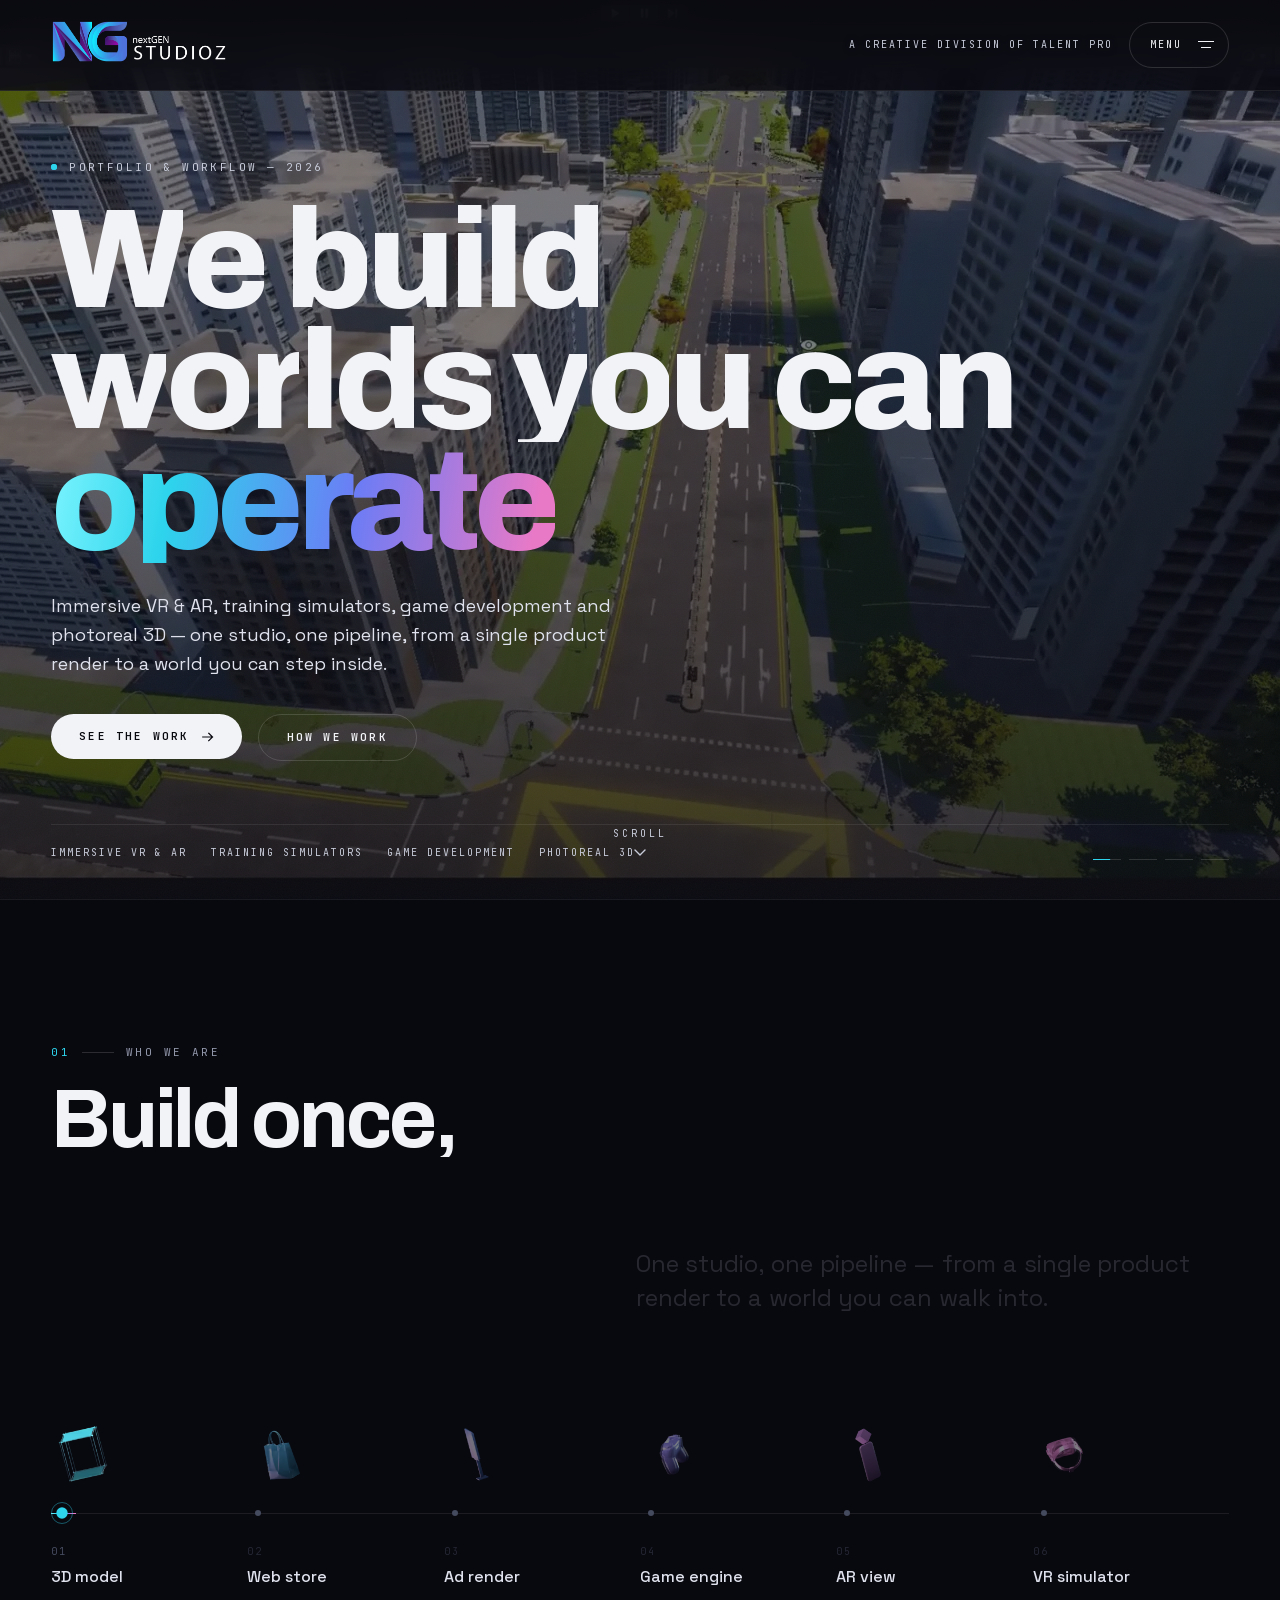
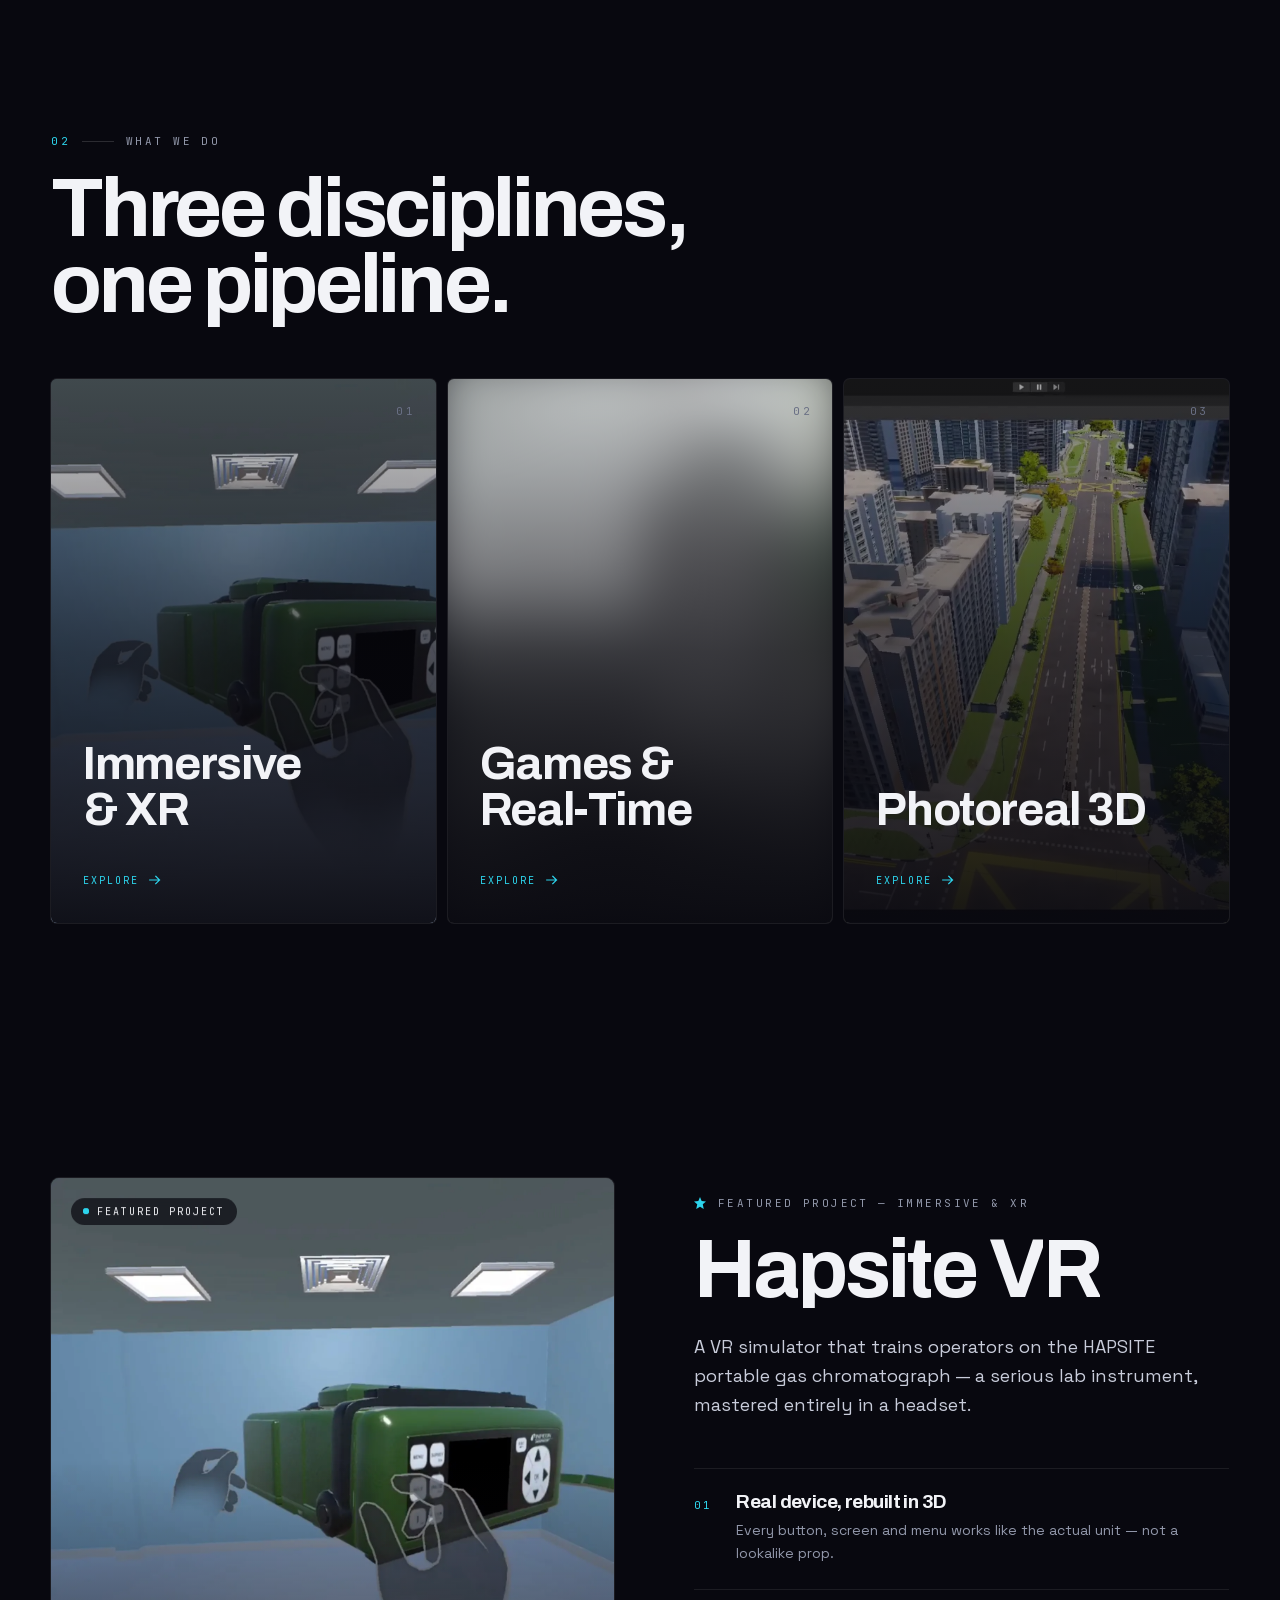
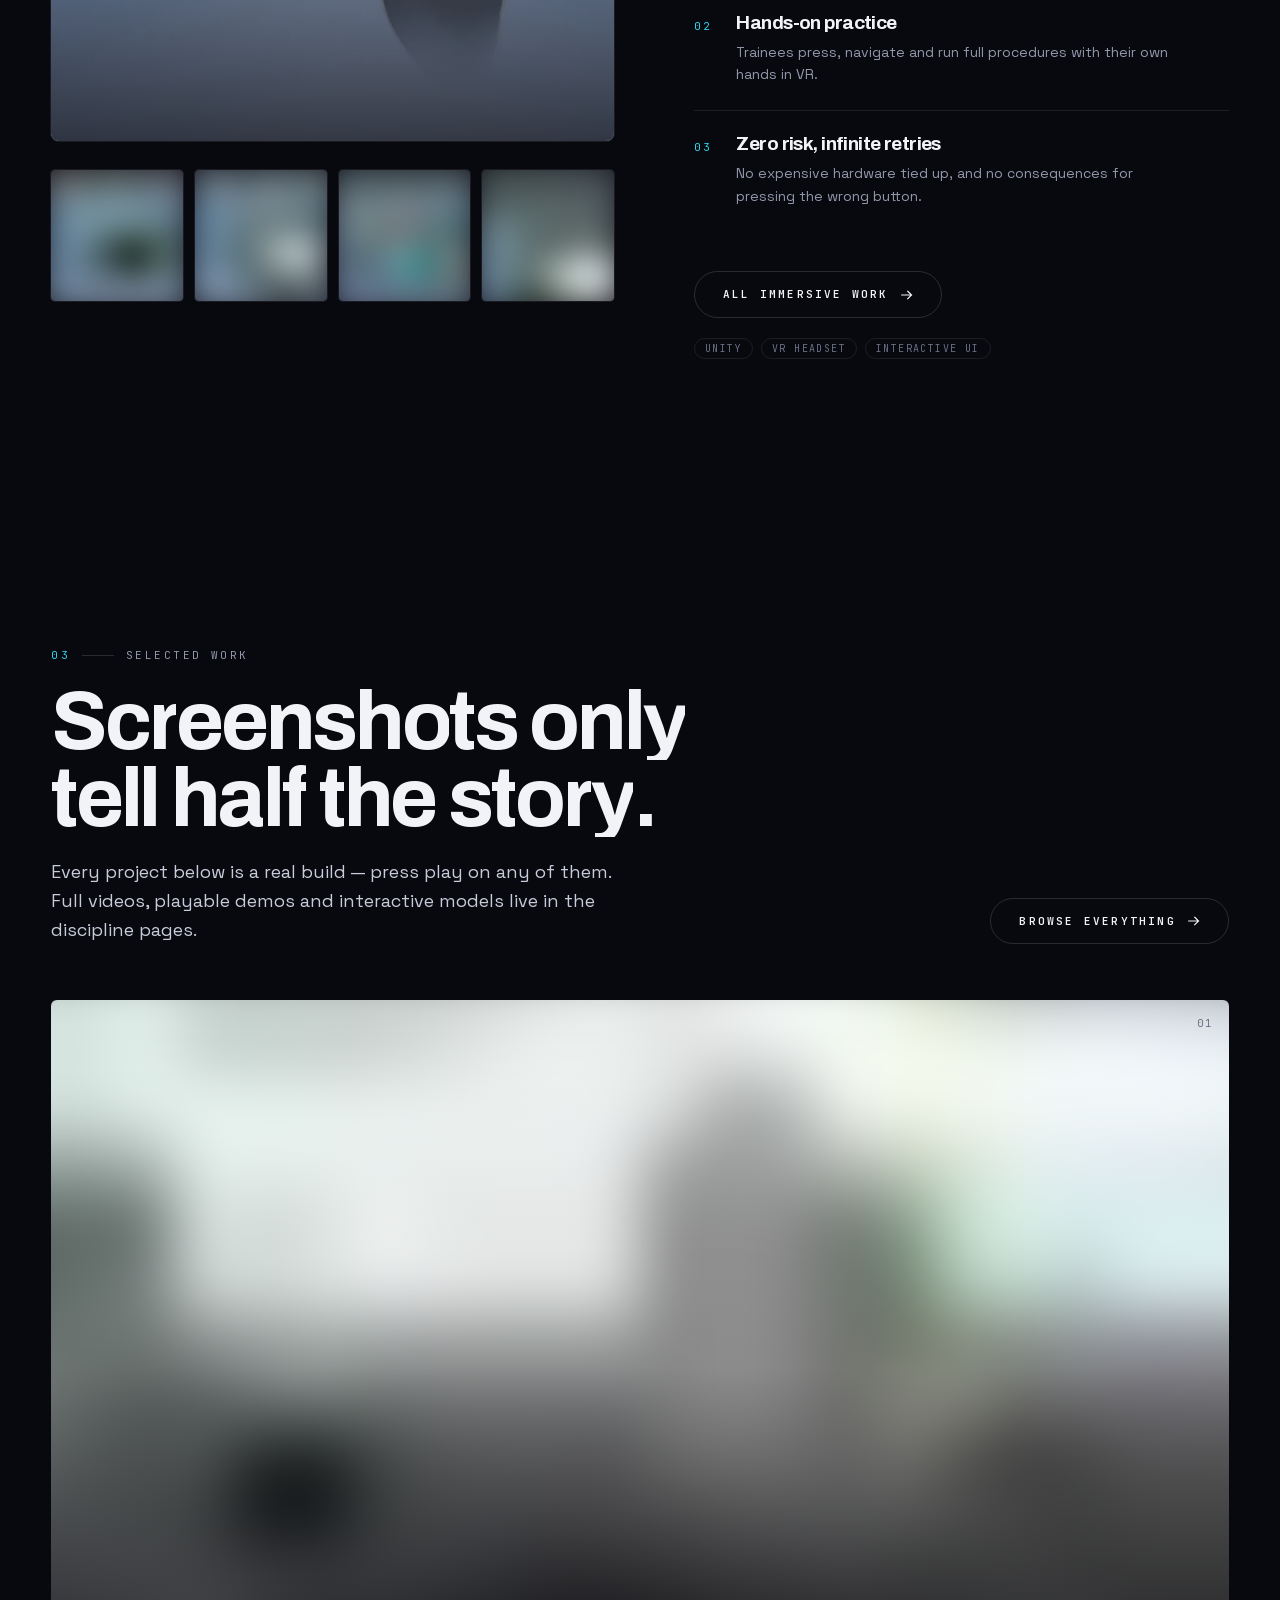
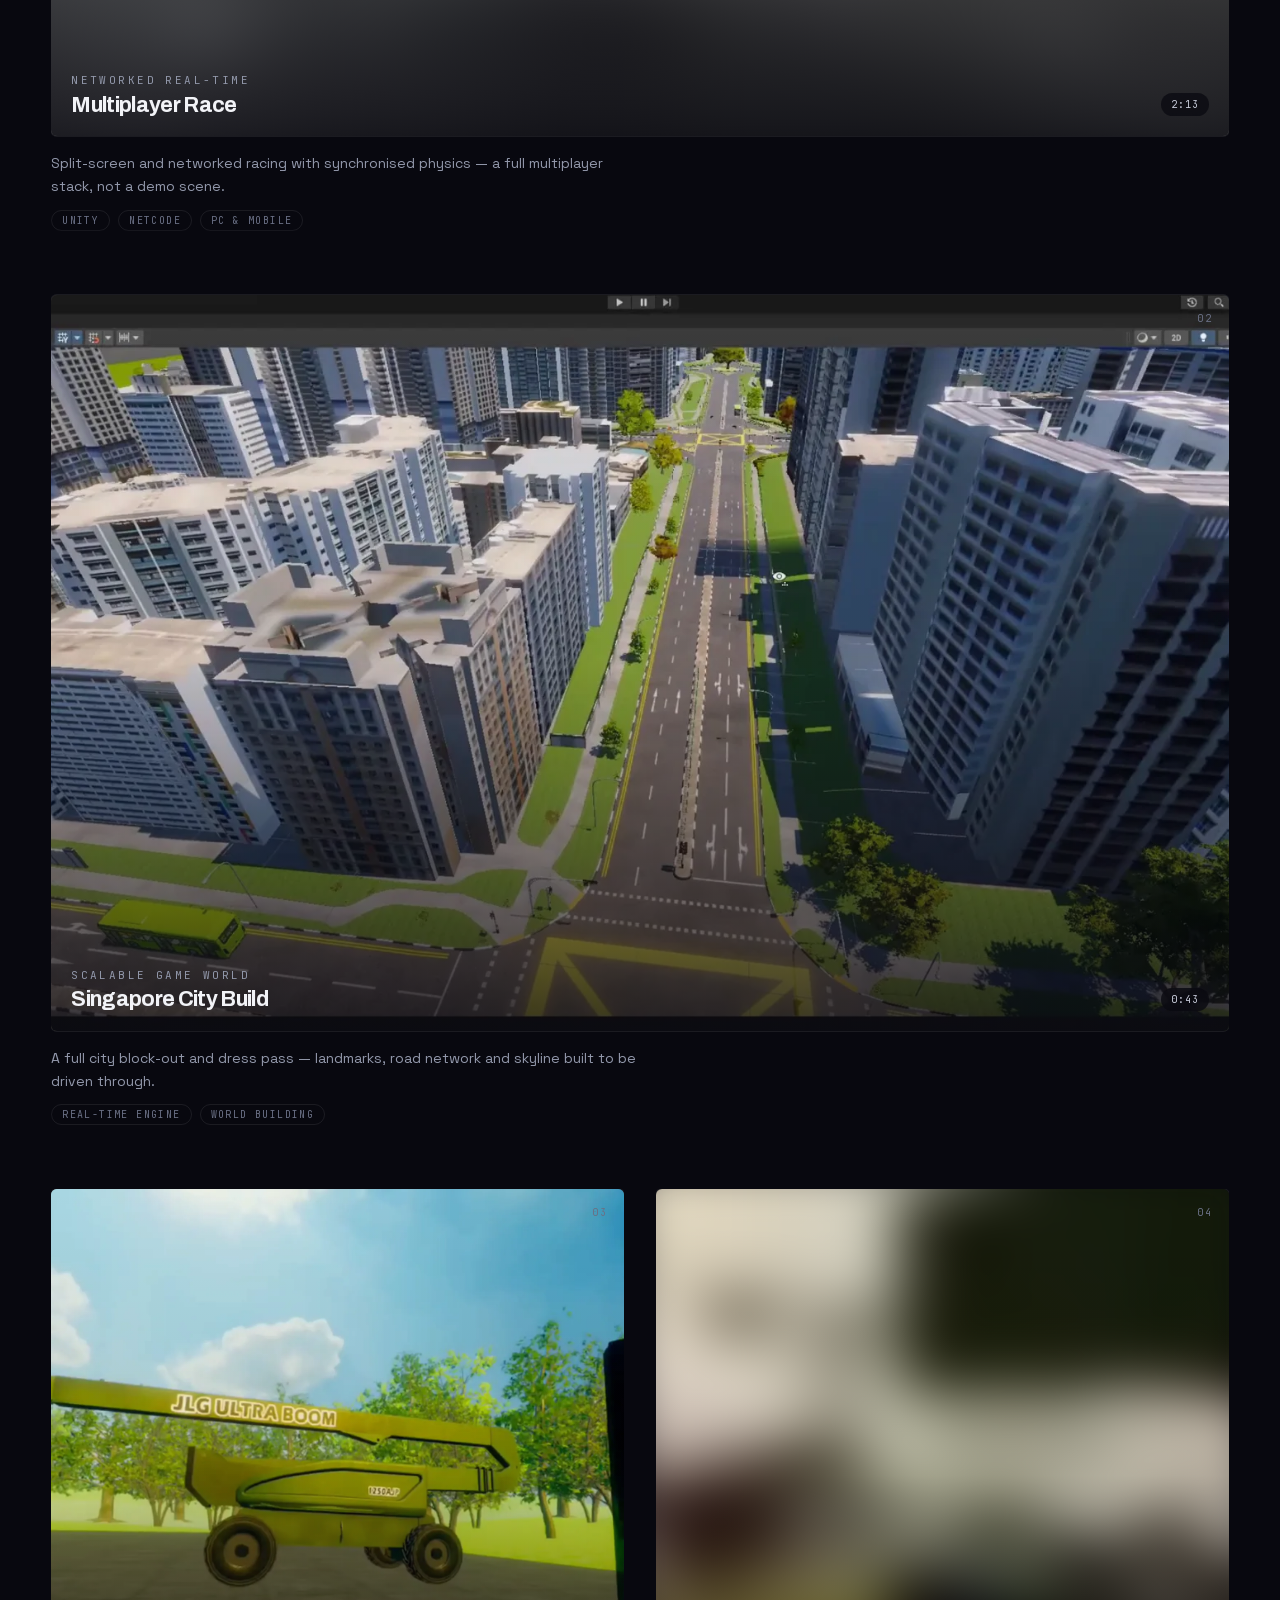
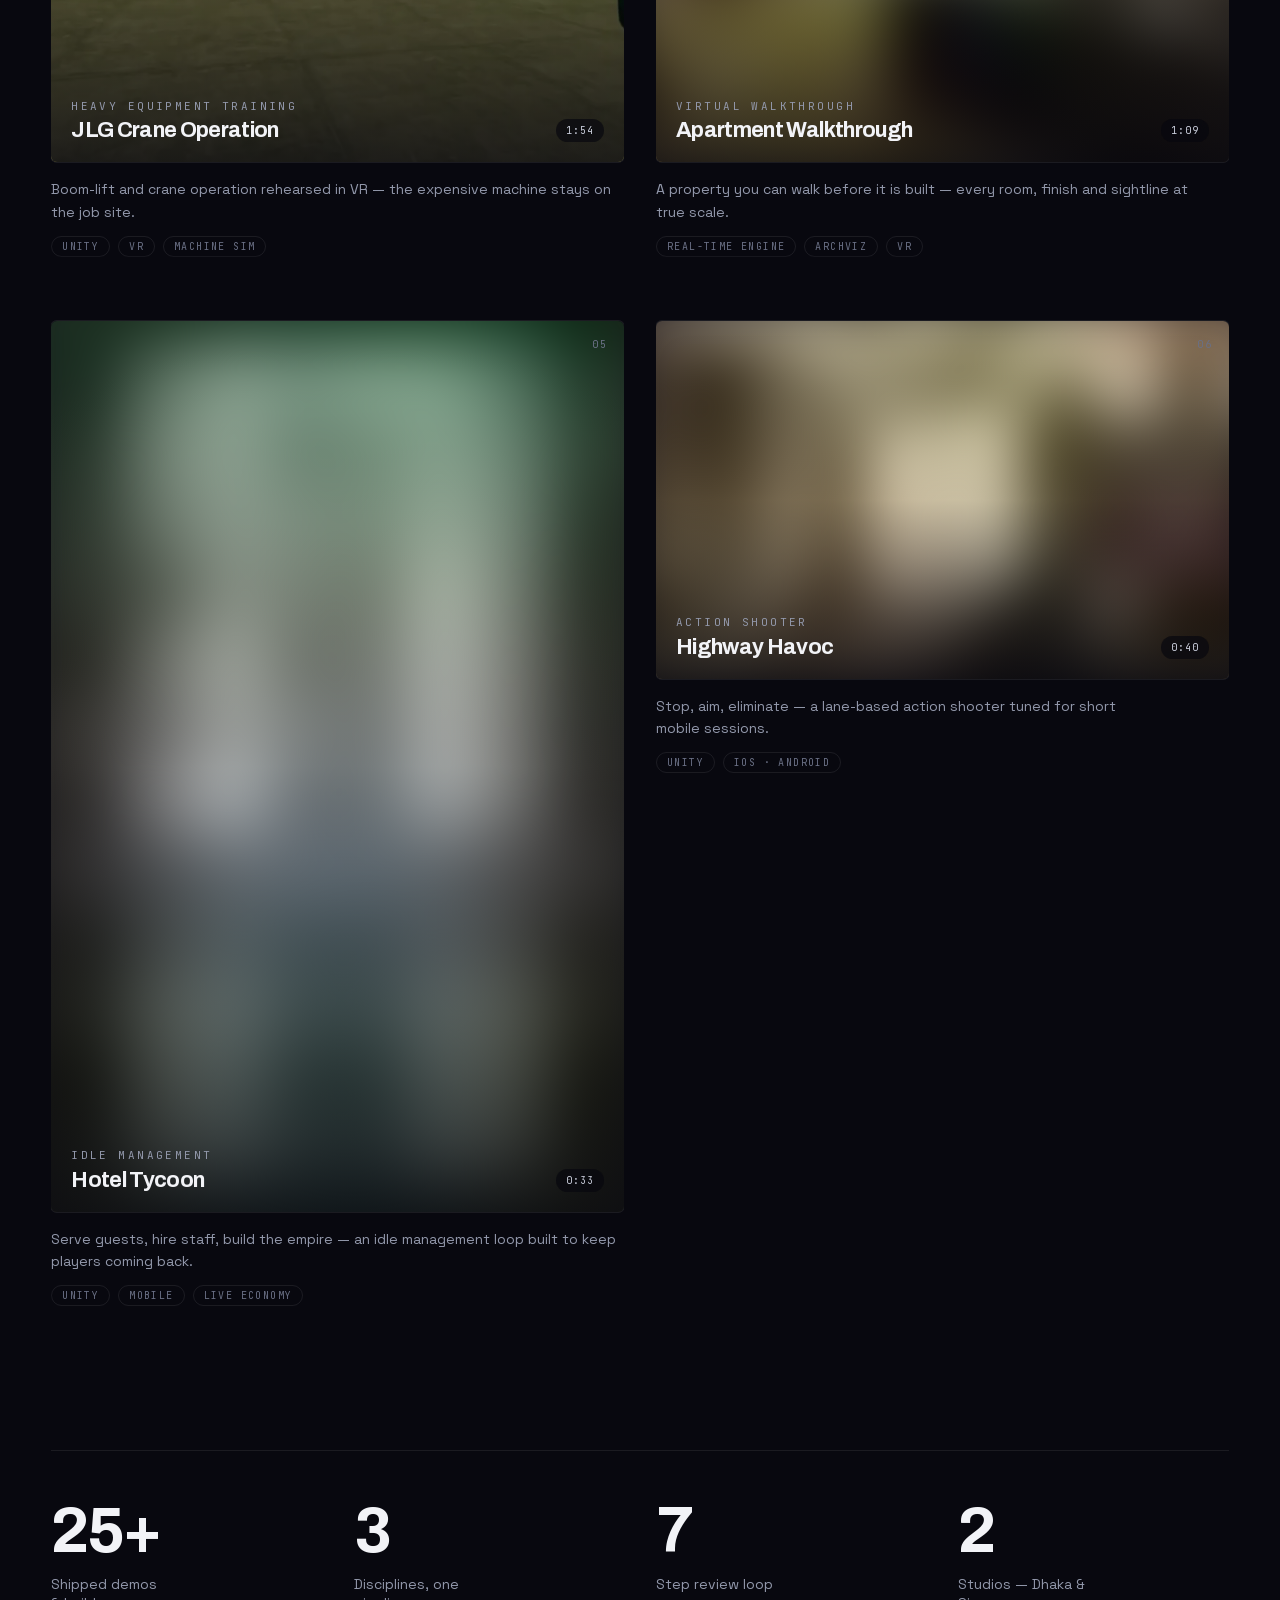
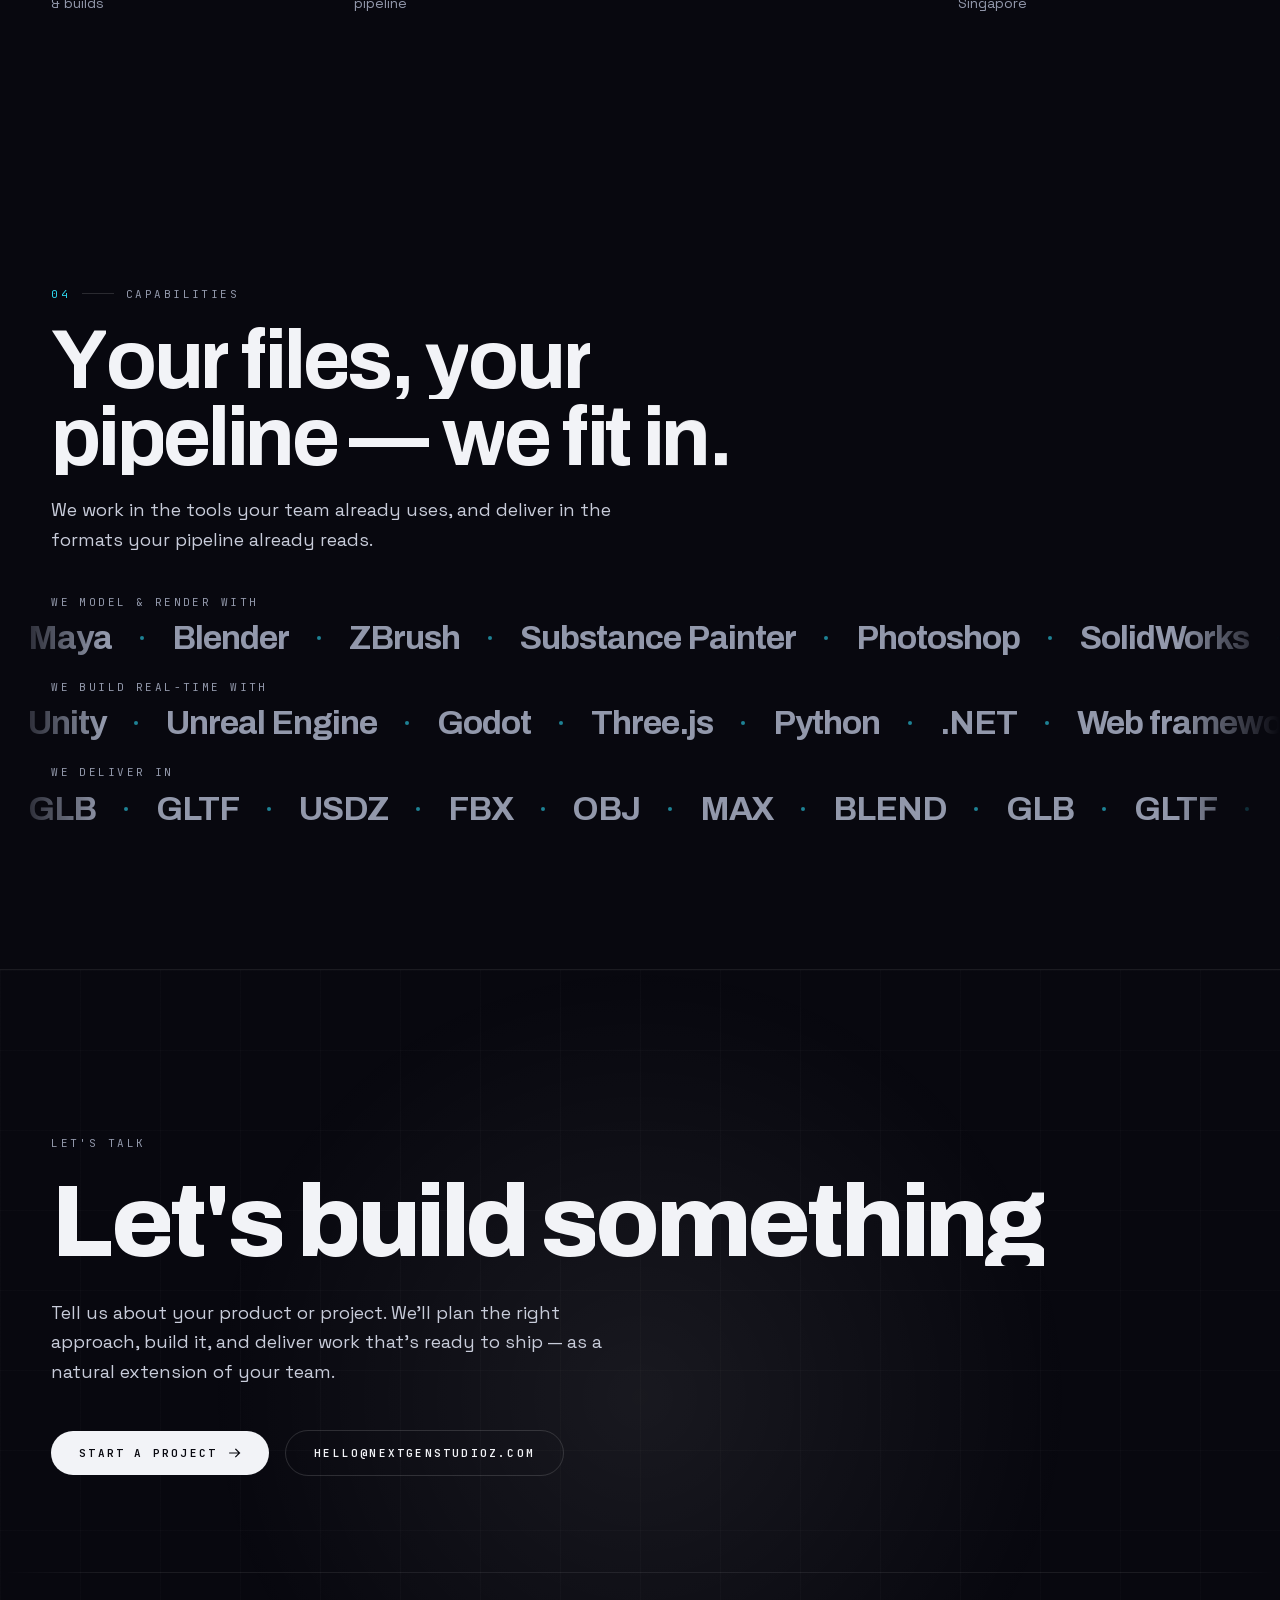
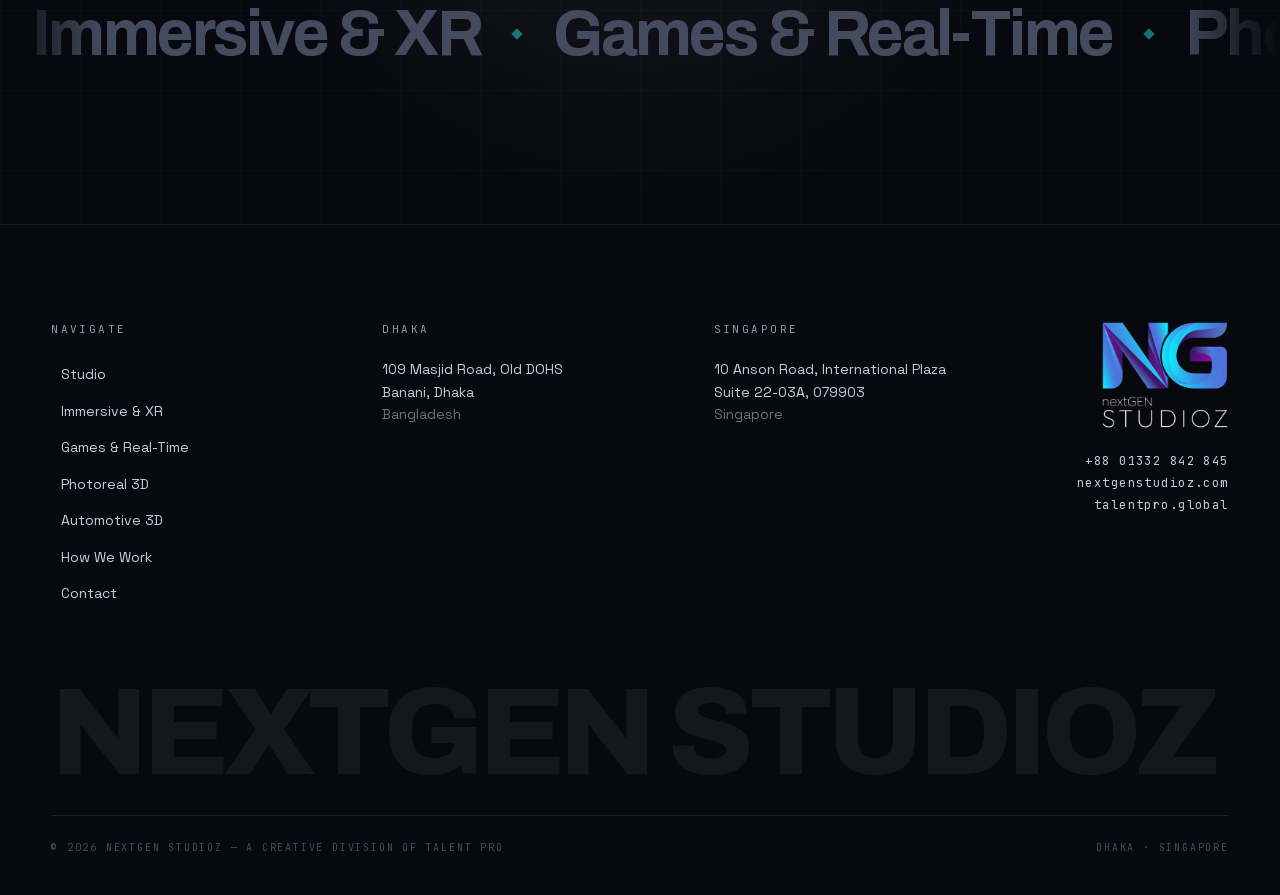
<file: index.html>
<!DOCTYPE html><html lang="en" class="archivo_70e2381f-module__LdYG7q__variable space_grotesk_138bd6dc-module__-yFhkq__variable jetbrains_mono_4eb6c4a7-module__YC5qjq__variable antialiased"><head><meta charSet="utf-8"/><meta name="viewport" content="width=device-width, initial-scale=1"/><link rel="preload" href="/_next/static/media/051742360c26797e-s.p.1bkzbscqrt8rl.woff2" as="font" crossorigin="" type="font/woff2"/><link rel="preload" href="/_next/static/media/0c89a48fa5027cee-s.p.2cyn07wtgehh0.woff2" as="font" crossorigin="" type="font/woff2"/><link rel="preload" href="/_next/static/media/75affa71d1e2f6a7-s.p.17-aodiw50953.woff2" as="font" crossorigin="" type="font/woff2"/><link rel="preload" as="image" href="/media/logo/logo-horizontal.webp" fetchPriority="high"/><link rel="stylesheet" href="/_next/static/chunks/3iot82vaou3xs.css" data-precedence="next"/><link rel="preload" as="script" fetchPriority="low" href="/_next/static/chunks/1u5zan5bs9a7v.js"/><script src="/_next/static/chunks/31c4c1w2_29db.js" async=""></script><script src="/_next/static/chunks/3ntqu9avr-1d1.js" async=""></script><script src="/_next/static/chunks/turbopack-1junc8oumxfia.js" async=""></script><script src="/_next/static/chunks/25kx6hsxrnrc8.js" async="" crossorigin=""></script><script src="/_next/static/chunks/0gih3z7x3fwax.js" async="" crossorigin=""></script><script src="/_next/static/chunks/43voo6egrb2h9.js" async="" crossorigin=""></script><script src="/_next/static/chunks/2-a9u50iudlao.js" async="" crossorigin=""></script><meta name="theme-color" content="#08080f"/><meta name="color-scheme" content="dark"/><title>NextGen Studioz — Immersive XR, Games &amp; Photoreal 3D</title><meta name="description" content="One studio, one pipeline — from a single product render to a world you can walk into."/><meta property="og:title" content="NextGen Studioz — We build worlds you can walk into"/><meta property="og:description" content="One studio, one pipeline — from a single product render to a world you can walk into."/><meta property="og:site_name" content="NextGen Studioz"/><meta property="og:type" content="website"/><meta name="twitter:card" content="summary_large_image"/><meta name="twitter:title" content="NextGen Studioz — We build worlds you can walk into"/><meta name="twitter:description" content="One studio, one pipeline — from a single product render to a world you can walk into."/><link rel="icon" href="/favicon.ico?favicon.2lse55rtk-yqg.ico" sizes="48x48" type="image/x-icon"/><link rel="icon" href="/icon.png?icon.22p4u8rw4hw4n.png" sizes="512x512" type="image/png"/><link rel="apple-touch-icon" href="/apple-icon.png?apple-icon.29jzlegll496b.png" sizes="180x180" type="image/png"/><meta name="next-size-adjust" content=""/><script src="/_next/static/chunks/0cz1d0mv5g_q7.js" noModule=""></script></head><body class="min-h-svh"><div hidden=""><!--$--><!--/$--></div><a href="#main" class="sr-only focus:not-sr-only focus:fixed focus:left-4 focus:top-4 focus:z-[99] focus:rounded-full focus:bg-bone focus:px-5 focus:py-2.5 focus:font-mono focus:text-xs focus:uppercase focus:tracking-widest focus:text-ink">Skip to content</a><header class="fixed inset-x-0 top-0 z-[80]"><div class="relative flex items-center justify-between gap-6 border-b px-gutter transition-all duration-500 border-line bg-ink/80 backdrop-blur-xl py-5"><a class="shrink-0" aria-label="NextGen Studioz — home" href="/"><span class="inline-block" style="transform:none"><img src="/media/logo/logo-horizontal.webp" alt="NextGen Studioz" width="1400" height="339" loading="eager" fetchPriority="high" decoding="async" class="block h-auto object-contain transition-all duration-500 w-[11rem]"/></span></a><div class="flex items-center gap-4"><span class="hidden font-mono text-[10px] uppercase tracking-[0.2em] text-ash drop-shadow-[0_1px_3px_rgba(8,8,15,0.9)] lg:block">A creative division of Talent Pro</span><span class="inline-block" style="transform:none"><button type="button" aria-expanded="false" aria-label="Open menu" class="group relative z-[86] flex items-center gap-3 rounded-full border border-line-2 py-2.5 pl-5 pr-2.5 transition-colors duration-300 hover:border-cyan/60"><span class="font-mono text-[10px] uppercase tracking-[0.2em] text-bone">Menu</span><span class="relative grid h-6 w-6 place-items-center"><span class="absolute h-px w-4 bg-bone"></span><span class="absolute h-px w-4 bg-bone"></span></span></button></span></div></div><div aria-hidden="true" class="brand-sweep h-px origin-left" style="transform:scaleX(0)"></div></header><main id="main"><div class="relative overflow-hidden h-[100svh] min-h-[40rem]"><div class="absolute inset-0" style="padding:0rem"><div class="relative h-full w-full overflow-hidden bg-ink-2" style="border-radius:0px"><div class="absolute inset-0" style="transform:none"><div class="absolute inset-0" style="opacity:1;transform:none"><div class="relative h-full w-full overflow-hidden"><div aria-hidden="true" class="absolute inset-0 scale-110 bg-cover bg-center blur-xl" style="background-image:url([data-uri])"></div><img src="/media/poster/singapore-city.webp" alt="" aria-hidden="true" loading="lazy" decoding="async" class="absolute inset-0 h-full w-full object-cover transition-opacity duration-500 opacity-100"/></div></div></div><div class="absolute inset-0 bg-gradient-to-t from-ink via-ink/68 to-ink/55" style="opacity:0.82"></div><div class="noise absolute inset-0"></div></div></div><div class="relative z-10 flex h-full flex-col px-gutter pb-8 pt-28 md:pb-10 md:pt-32"><div class="flex flex-1 flex-col justify-center"><div class="mb-6 flex items-center gap-3" style="opacity:0;transform:translateY(30px)"><span class="relative flex h-1.5 w-1.5"><span class="absolute inset-0 rounded-full bg-cyan"></span><span class="absolute inset-0 animate-ping rounded-full bg-cyan"></span></span><span class="eyebrow !text-ash">Portfolio &amp; Workflow — 2026</span></div><h1 class="display-hero max-w-[22ch]"><span class="inline-block" aria-label="We build worlds you can"><span aria-hidden="true" class="inline-block whitespace-nowrap"><span class="inline-block overflow-hidden align-bottom" style="perspective:600px"><span class="inline-block" style="opacity:0;transform:translateY(110%) rotateX(-78deg)">W</span></span><span class="inline-block overflow-hidden align-bottom" style="perspective:600px"><span class="inline-block" style="opacity:0;transform:translateY(110%) rotateX(-78deg)">e</span></span><span class="inline-block"> </span></span><span aria-hidden="true" class="inline-block whitespace-nowrap"><span class="inline-block overflow-hidden align-bottom" style="perspective:600px"><span class="inline-block" style="opacity:0;transform:translateY(110%) rotateX(-78deg)">b</span></span><span class="inline-block overflow-hidden align-bottom" style="perspective:600px"><span class="inline-block" style="opacity:0;transform:translateY(110%) rotateX(-78deg)">u</span></span><span class="inline-block overflow-hidden align-bottom" style="perspective:600px"><span class="inline-block" style="opacity:0;transform:translateY(110%) rotateX(-78deg)">i</span></span><span class="inline-block overflow-hidden align-bottom" style="perspective:600px"><span class="inline-block" style="opacity:0;transform:translateY(110%) rotateX(-78deg)">l</span></span><span class="inline-block overflow-hidden align-bottom" style="perspective:600px"><span class="inline-block" style="opacity:0;transform:translateY(110%) rotateX(-78deg)">d</span></span><span class="inline-block"> </span></span><span aria-hidden="true" class="inline-block whitespace-nowrap"><span class="inline-block overflow-hidden align-bottom" style="perspective:600px"><span class="inline-block" style="opacity:0;transform:translateY(110%) rotateX(-78deg)">w</span></span><span class="inline-block overflow-hidden align-bottom" style="perspective:600px"><span class="inline-block" style="opacity:0;transform:translateY(110%) rotateX(-78deg)">o</span></span><span class="inline-block overflow-hidden align-bottom" style="perspective:600px"><span class="inline-block" style="opacity:0;transform:translateY(110%) rotateX(-78deg)">r</span></span><span class="inline-block overflow-hidden align-bottom" style="perspective:600px"><span class="inline-block" style="opacity:0;transform:translateY(110%) rotateX(-78deg)">l</span></span><span class="inline-block overflow-hidden align-bottom" style="perspective:600px"><span class="inline-block" style="opacity:0;transform:translateY(110%) rotateX(-78deg)">d</span></span><span class="inline-block overflow-hidden align-bottom" style="perspective:600px"><span class="inline-block" style="opacity:0;transform:translateY(110%) rotateX(-78deg)">s</span></span><span class="inline-block"> </span></span><span aria-hidden="true" class="inline-block whitespace-nowrap"><span class="inline-block overflow-hidden align-bottom" style="perspective:600px"><span class="inline-block" style="opacity:0;transform:translateY(110%) rotateX(-78deg)">y</span></span><span class="inline-block overflow-hidden align-bottom" style="perspective:600px"><span class="inline-block" style="opacity:0;transform:translateY(110%) rotateX(-78deg)">o</span></span><span class="inline-block overflow-hidden align-bottom" style="perspective:600px"><span class="inline-block" style="opacity:0;transform:translateY(110%) rotateX(-78deg)">u</span></span><span class="inline-block"> </span></span><span aria-hidden="true" class="inline-block whitespace-nowrap"><span class="inline-block overflow-hidden align-bottom" style="perspective:600px"><span class="inline-block" style="opacity:0;transform:translateY(110%) rotateX(-78deg)">c</span></span><span class="inline-block overflow-hidden align-bottom" style="perspective:600px"><span class="inline-block" style="opacity:0;transform:translateY(110%) rotateX(-78deg)">a</span></span><span class="inline-block overflow-hidden align-bottom" style="perspective:600px"><span class="inline-block" style="opacity:0;transform:translateY(110%) rotateX(-78deg)">n</span></span></span></span> <span class="relative inline-block overflow-hidden align-bottom"><span class="brand-text inline-block" style="opacity:1;transform:none">walk into</span></span></h1><div class="" style="opacity:0;transform:translateY(30px)"><p class="mt-7 max-w-xl text-base leading-relaxed text-bone-2 md:text-lg">Immersive VR &amp; AR, training simulators, game development and photoreal 3D — one studio, one pipeline, from a single product render to a world you can step inside.</p></div><div class="mt-9"><div class="flex flex-wrap gap-4"><span class="inline-block" style="transform:none"><a class="group relative inline-flex items-center gap-3 overflow-hidden rounded-full px-7 py-3.5 font-mono text-[11px] font-semibold uppercase tracking-[0.2em] transition-colors duration-300 bg-bone text-ink hover:text-ink" href="/immersive/"><span aria-hidden="true" class="brand-sweep absolute inset-0 origin-bottom scale-y-0 transition-transform duration-500 ease-[cubic-bezier(0.16,1,0.3,1)] group-hover:scale-y-100 opacity-90"></span><span class="relative z-10 flex items-center gap-3">See the work<svg viewBox="0 0 16 16" fill="none" aria-hidden="true" class="h-3 w-3 transition-transform duration-300 group-hover:translate-x-1"><path d="M1 8h13M9 3l5 5-5 5" stroke="currentColor" stroke-width="1.6" stroke-linecap="square"></path></svg></span></a></span><span class="inline-block" style="transform:none"><a class="group relative inline-flex items-center gap-3 overflow-hidden rounded-full px-7 py-3.5 font-mono text-[11px] font-semibold uppercase tracking-[0.2em] transition-colors duration-300 border border-line-2 text-bone hover:text-ink" href="/workflow/"><span aria-hidden="true" class="brand-sweep absolute inset-0 origin-bottom scale-y-0 transition-transform duration-500 ease-[cubic-bezier(0.16,1,0.3,1)] group-hover:scale-y-100"></span><span class="relative z-10 flex items-center gap-3">How we work</span></a></span></div></div></div><div class="mt-8 flex shrink-0 flex-wrap items-end justify-between gap-6 border-t border-line pt-5"><ul class="flex flex-wrap gap-x-6 gap-y-2"><li class="font-mono text-[10px] uppercase tracking-[0.2em] text-ash" style="opacity:0;transform:translateY(10px)">Immersive VR &amp; AR</li><li class="font-mono text-[10px] uppercase tracking-[0.2em] text-ash" style="opacity:0;transform:translateY(10px)">Training simulators</li><li class="font-mono text-[10px] uppercase tracking-[0.2em] text-ash" style="opacity:0;transform:translateY(10px)">Game development</li><li class="font-mono text-[10px] uppercase tracking-[0.2em] text-ash" style="opacity:0;transform:translateY(10px)">Photoreal 3D</li></ul><div class="flex items-center gap-2" aria-hidden="true"><span class="h-px w-7 overflow-hidden bg-line-2"><span class="block h-px bg-cyan" style="transform:scaleX(0);transform-origin:0% 50% 0"></span></span><span class="h-px w-7 overflow-hidden bg-line-2"></span><span class="h-px w-7 overflow-hidden bg-line-2"></span><span class="h-px w-7 overflow-hidden bg-line-2"></span></div></div><div aria-hidden="true" class="pointer-events-none absolute inset-x-0 bottom-8 z-10 hidden justify-center md:flex md:bottom-10" style="opacity:1"><div class="flex flex-col items-center gap-2 text-ash"><span class="font-mono text-[10px] uppercase tracking-[0.3em]">Scroll</span><svg width="12" height="16" viewBox="0 0 12 16" fill="none" aria-hidden="true"><path d="M1 1L6 6L11 1" stroke="currentColor" stroke-width="1.4" stroke-linecap="round" stroke-linejoin="round"></path></svg></div></div></div></div><section class="relative py-24 md:py-36"><div class="shell"><div class="grid gap-12 lg:grid-cols-[minmax(0,0.85fr)_minmax(0,1fr)] lg:gap-20"><div><div class="mb-5 flex items-center gap-3" style="opacity:0;transform:translateY(30px)"><span class="font-mono text-[11px] tracking-[0.22em] text-cyan">01</span><span class="h-px w-8 bg-line-2"></span><span class="eyebrow">Who we are</span></div><h2 class="display-xl"><span class="inline-block" aria-label="Build once,"><span aria-hidden="true" class="inline-block whitespace-nowrap"><span class="inline-block overflow-hidden align-bottom" style="perspective:600px"><span class="inline-block" style="opacity:0;transform:translateY(110%) rotateX(-78deg)">B</span></span><span class="inline-block overflow-hidden align-bottom" style="perspective:600px"><span class="inline-block" style="opacity:0;transform:translateY(110%) rotateX(-78deg)">u</span></span><span class="inline-block overflow-hidden align-bottom" style="perspective:600px"><span class="inline-block" style="opacity:0;transform:translateY(110%) rotateX(-78deg)">i</span></span><span class="inline-block overflow-hidden align-bottom" style="perspective:600px"><span class="inline-block" style="opacity:0;transform:translateY(110%) rotateX(-78deg)">l</span></span><span class="inline-block overflow-hidden align-bottom" style="perspective:600px"><span class="inline-block" style="opacity:0;transform:translateY(110%) rotateX(-78deg)">d</span></span><span class="inline-block"> </span></span><span aria-hidden="true" class="inline-block whitespace-nowrap"><span class="inline-block overflow-hidden align-bottom" style="perspective:600px"><span class="inline-block" style="opacity:0;transform:translateY(110%) rotateX(-78deg)">o</span></span><span class="inline-block overflow-hidden align-bottom" style="perspective:600px"><span class="inline-block" style="opacity:0;transform:translateY(110%) rotateX(-78deg)">n</span></span><span class="inline-block overflow-hidden align-bottom" style="perspective:600px"><span class="inline-block" style="opacity:0;transform:translateY(110%) rotateX(-78deg)">c</span></span><span class="inline-block overflow-hidden align-bottom" style="perspective:600px"><span class="inline-block" style="opacity:0;transform:translateY(110%) rotateX(-78deg)">e</span></span><span class="inline-block overflow-hidden align-bottom" style="perspective:600px"><span class="inline-block" style="opacity:0;transform:translateY(110%) rotateX(-78deg)">,</span></span></span></span><br/><span class="brand-text"><span class="inline-block" aria-label="use everywhere."><span aria-hidden="true" class="inline-block whitespace-nowrap"><span class="inline-block overflow-hidden align-bottom" style="perspective:600px"><span class="inline-block" style="opacity:0;transform:translateY(110%) rotateX(-78deg)">u</span></span><span class="inline-block overflow-hidden align-bottom" style="perspective:600px"><span class="inline-block" style="opacity:0;transform:translateY(110%) rotateX(-78deg)">s</span></span><span class="inline-block overflow-hidden align-bottom" style="perspective:600px"><span class="inline-block" style="opacity:0;transform:translateY(110%) rotateX(-78deg)">e</span></span><span class="inline-block"> </span></span><span aria-hidden="true" class="inline-block whitespace-nowrap"><span class="inline-block overflow-hidden align-bottom" style="perspective:600px"><span class="inline-block" style="opacity:0;transform:translateY(110%) rotateX(-78deg)">e</span></span><span class="inline-block overflow-hidden align-bottom" style="perspective:600px"><span class="inline-block" style="opacity:0;transform:translateY(110%) rotateX(-78deg)">v</span></span><span class="inline-block overflow-hidden align-bottom" style="perspective:600px"><span class="inline-block" style="opacity:0;transform:translateY(110%) rotateX(-78deg)">e</span></span><span class="inline-block overflow-hidden align-bottom" style="perspective:600px"><span class="inline-block" style="opacity:0;transform:translateY(110%) rotateX(-78deg)">r</span></span><span class="inline-block overflow-hidden align-bottom" style="perspective:600px"><span class="inline-block" style="opacity:0;transform:translateY(110%) rotateX(-78deg)">y</span></span><span class="inline-block overflow-hidden align-bottom" style="perspective:600px"><span class="inline-block" style="opacity:0;transform:translateY(110%) rotateX(-78deg)">w</span></span><span class="inline-block overflow-hidden align-bottom" style="perspective:600px"><span class="inline-block" style="opacity:0;transform:translateY(110%) rotateX(-78deg)">h</span></span><span class="inline-block overflow-hidden align-bottom" style="perspective:600px"><span class="inline-block" style="opacity:0;transform:translateY(110%) rotateX(-78deg)">e</span></span><span class="inline-block overflow-hidden align-bottom" style="perspective:600px"><span class="inline-block" style="opacity:0;transform:translateY(110%) rotateX(-78deg)">r</span></span><span class="inline-block overflow-hidden align-bottom" style="perspective:600px"><span class="inline-block" style="opacity:0;transform:translateY(110%) rotateX(-78deg)">e</span></span><span class="inline-block overflow-hidden align-bottom" style="perspective:600px"><span class="inline-block" style="opacity:0;transform:translateY(110%) rotateX(-78deg)">.</span></span></span></span></span></h2></div><div class="flex flex-col justify-end"><p class="flex flex-wrap text-lg leading-relaxed text-ash md:text-2xl md:leading-[1.45]"><span class="mr-[0.28em] inline-block"><span class="inline-block" style="opacity:0.16;transform:translateY(6px)">One</span></span><span class="mr-[0.28em] inline-block"><span class="inline-block" style="opacity:0.16;transform:translateY(6px)">studio,</span></span><span class="mr-[0.28em] inline-block"><span class="inline-block" style="opacity:0.16;transform:translateY(6px)">one</span></span><span class="mr-[0.28em] inline-block"><span class="inline-block" style="opacity:0.16;transform:translateY(6px)">pipeline</span></span><span class="mr-[0.28em] inline-block"><span class="inline-block" style="opacity:0.16;transform:translateY(6px)">—</span></span><span class="mr-[0.28em] inline-block"><span class="inline-block" style="opacity:0.16;transform:translateY(6px)">from</span></span><span class="mr-[0.28em] inline-block"><span class="inline-block" style="opacity:0.16;transform:translateY(6px)">a</span></span><span class="mr-[0.28em] inline-block"><span class="inline-block" style="opacity:0.16;transform:translateY(6px)">single</span></span><span class="mr-[0.28em] inline-block"><span class="inline-block" style="opacity:0.16;transform:translateY(6px)">product</span></span><span class="mr-[0.28em] inline-block"><span class="inline-block" style="opacity:0.16;transform:translateY(6px)">render</span></span><span class="mr-[0.28em] inline-block"><span class="inline-block" style="opacity:0.16;transform:translateY(6px)">to</span></span><span class="mr-[0.28em] inline-block"><span class="inline-block" style="opacity:0.16;transform:translateY(6px)">a</span></span><span class="mr-[0.28em] inline-block"><span class="inline-block" style="opacity:0.16;transform:translateY(6px)">world</span></span><span class="mr-[0.28em] inline-block"><span class="inline-block" style="opacity:0.16;transform:translateY(6px)">you</span></span><span class="mr-[0.28em] inline-block"><span class="inline-block" style="opacity:0.16;transform:translateY(6px)">can</span></span><span class="mr-[0.28em] inline-block"><span class="inline-block" style="opacity:0.16;transform:translateY(6px)">walk</span></span><span class="mr-[0.28em] inline-block"><span class="inline-block" style="opacity:0.16;transform:translateY(6px)">into.</span></span></p></div></div><div class="relative mt-20 md:mt-28"><div aria-hidden="true" class="absolute bottom-2 left-[0.6875rem] top-2 w-px bg-line lg:hidden"></div><div aria-hidden="true" class="brand-sweep absolute left-[0.6875rem] top-2 w-px lg:hidden" style="height:0%"></div><div aria-hidden="true" class="absolute left-0 right-0 top-[5.6875rem] hidden h-px bg-line lg:block"></div><div aria-hidden="true" class="brand-sweep absolute left-0 top-[5.6875rem] hidden h-px lg:block" style="width:0%"></div><ol class="flex flex-col gap-y-8 lg:grid lg:grid-cols-6 lg:gap-y-10"><li class="relative flex items-center gap-4 pb-8 last:pb-0 lg:flex-col lg:items-start lg:gap-0 lg:pb-0 lg:pr-4"><span aria-hidden="true" class="relative block order-last ml-auto h-12 w-12 shrink-0 lg:order-first lg:mb-4 lg:ml-0 lg:h-16 lg:w-16" style="opacity:1"><span class="absolute inset-0 bg-no-repeat" style="background-size:4800% 100%;background-position:0% 50%"></span><span class="absolute inset-0 bg-no-repeat" style="background-size:4800% 100%;background-position:2.127659574468085% 50%;opacity:0"></span></span><span class="relative grid h-[1.375rem] w-[1.375rem] shrink-0 place-items-center lg:mb-5"><span class="absolute h-1.5 w-1.5 rounded-full bg-ash-4"></span><span class="absolute h-1.5 w-1.5 rounded-full bg-cyan" style="opacity:1;transform:scale(1.9)"></span><span class="absolute inset-0 rounded-full border border-cyan/40" style="opacity:1"></span></span><span class="flex items-baseline gap-2 lg:flex-col lg:items-start lg:gap-0"><span class="font-mono text-[10px] tracking-[0.2em] text-ash-4" style="opacity:1">01</span><span class="text-sm font-medium text-bone-2 lg:mt-1.5 md:text-base" style="opacity:0;transform:translateY(12px)">3D model</span></span></li><li class="relative flex items-center gap-4 pb-8 last:pb-0 lg:flex-col lg:items-start lg:gap-0 lg:pb-0 lg:pr-4"><span aria-hidden="true" class="relative block order-last ml-auto h-12 w-12 shrink-0 lg:order-first lg:mb-4 lg:ml-0 lg:h-16 lg:w-16" style="opacity:0.48"><span class="absolute inset-0 bg-no-repeat" style="background-size:4800% 100%;background-position:8.51063829787234% 50%"></span><span class="absolute inset-0 bg-no-repeat" style="background-size:4800% 100%;background-position:10.638297872340425% 50%;opacity:0.3200000000000003"></span></span><span class="relative grid h-[1.375rem] w-[1.375rem] shrink-0 place-items-center lg:mb-5"><span class="absolute h-1.5 w-1.5 rounded-full bg-ash-4"></span><span class="absolute h-1.5 w-1.5 rounded-full bg-cyan" style="opacity:0;transform:none"></span><span class="absolute inset-0 rounded-full border border-cyan/40" style="opacity:0"></span></span><span class="flex items-baseline gap-2 lg:flex-col lg:items-start lg:gap-0"><span class="font-mono text-[10px] tracking-[0.2em] text-ash-4" style="opacity:0.45">02</span><span class="text-sm font-medium text-bone-2 lg:mt-1.5 md:text-base" style="opacity:0;transform:translateY(12px)">Web store</span></span></li><li class="relative flex items-center gap-4 pb-8 last:pb-0 lg:flex-col lg:items-start lg:gap-0 lg:pb-0 lg:pr-4"><span aria-hidden="true" class="relative block order-last ml-auto h-12 w-12 shrink-0 lg:order-first lg:mb-4 lg:ml-0 lg:h-16 lg:w-16" style="opacity:0.48"><span class="absolute inset-0 bg-no-repeat" style="background-size:4800% 100%;background-position:17.02127659574468% 50%"></span><span class="absolute inset-0 bg-no-repeat" style="background-size:4800% 100%;background-position:19.148936170212767% 50%;opacity:0.6400000000000006"></span></span><span class="relative grid h-[1.375rem] w-[1.375rem] shrink-0 place-items-center lg:mb-5"><span class="absolute h-1.5 w-1.5 rounded-full bg-ash-4"></span><span class="absolute h-1.5 w-1.5 rounded-full bg-cyan" style="opacity:0;transform:none"></span><span class="absolute inset-0 rounded-full border border-cyan/40" style="opacity:0"></span></span><span class="flex items-baseline gap-2 lg:flex-col lg:items-start lg:gap-0"><span class="font-mono text-[10px] tracking-[0.2em] text-ash-4" style="opacity:0.45">03</span><span class="text-sm font-medium text-bone-2 lg:mt-1.5 md:text-base" style="opacity:0;transform:translateY(12px)">Ad render</span></span></li><li class="relative flex items-center gap-4 pb-8 last:pb-0 lg:flex-col lg:items-start lg:gap-0 lg:pb-0 lg:pr-4"><span aria-hidden="true" class="relative block order-last ml-auto h-12 w-12 shrink-0 lg:order-first lg:mb-4 lg:ml-0 lg:h-16 lg:w-16" style="opacity:0.48"><span class="absolute inset-0 bg-no-repeat" style="background-size:4800% 100%;background-position:25.53191489361702% 50%"></span><span class="absolute inset-0 bg-no-repeat" style="background-size:4800% 100%;background-position:27.659574468085108% 50%;opacity:0.9600000000000009"></span></span><span class="relative grid h-[1.375rem] w-[1.375rem] shrink-0 place-items-center lg:mb-5"><span class="absolute h-1.5 w-1.5 rounded-full bg-ash-4"></span><span class="absolute h-1.5 w-1.5 rounded-full bg-cyan" style="opacity:0;transform:none"></span><span class="absolute inset-0 rounded-full border border-cyan/40" style="opacity:0"></span></span><span class="flex items-baseline gap-2 lg:flex-col lg:items-start lg:gap-0"><span class="font-mono text-[10px] tracking-[0.2em] text-ash-4" style="opacity:0.45">04</span><span class="text-sm font-medium text-bone-2 lg:mt-1.5 md:text-base" style="opacity:0;transform:translateY(12px)">Game engine</span></span></li><li class="relative flex items-center gap-4 pb-8 last:pb-0 lg:flex-col lg:items-start lg:gap-0 lg:pb-0 lg:pr-4"><span aria-hidden="true" class="relative block order-last ml-auto h-12 w-12 shrink-0 lg:order-first lg:mb-4 lg:ml-0 lg:h-16 lg:w-16" style="opacity:0.48"><span class="absolute inset-0 bg-no-repeat" style="background-size:4800% 100%;background-position:36.17021276595745% 50%"></span><span class="absolute inset-0 bg-no-repeat" style="background-size:4800% 100%;background-position:38.297872340425535% 50%;opacity:0.28000000000000114"></span></span><span class="relative grid h-[1.375rem] w-[1.375rem] shrink-0 place-items-center lg:mb-5"><span class="absolute h-1.5 w-1.5 rounded-full bg-ash-4"></span><span class="absolute h-1.5 w-1.5 rounded-full bg-cyan" style="opacity:0;transform:none"></span><span class="absolute inset-0 rounded-full border border-cyan/40" style="opacity:0"></span></span><span class="flex items-baseline gap-2 lg:flex-col lg:items-start lg:gap-0"><span class="font-mono text-[10px] tracking-[0.2em] text-ash-4" style="opacity:0.45">05</span><span class="text-sm font-medium text-bone-2 lg:mt-1.5 md:text-base" style="opacity:0;transform:translateY(12px)">AR view</span></span></li><li class="relative flex items-center gap-4 pb-8 last:pb-0 lg:flex-col lg:items-start lg:gap-0 lg:pb-0 lg:pr-4"><span aria-hidden="true" class="relative block order-last ml-auto h-12 w-12 shrink-0 lg:order-first lg:mb-4 lg:ml-0 lg:h-16 lg:w-16" style="opacity:0.48"><span class="absolute inset-0 bg-no-repeat" style="background-size:4800% 100%;background-position:44.680851063829785% 50%"></span><span class="absolute inset-0 bg-no-repeat" style="background-size:4800% 100%;background-position:46.808510638297875% 50%;opacity:0.5999999999999943"></span></span><span class="relative grid h-[1.375rem] w-[1.375rem] shrink-0 place-items-center lg:mb-5"><span class="absolute h-1.5 w-1.5 rounded-full bg-ash-4"></span><span class="absolute h-1.5 w-1.5 rounded-full bg-cyan" style="opacity:0;transform:none"></span><span class="absolute inset-0 rounded-full border border-cyan/40" style="opacity:0"></span></span><span class="flex items-baseline gap-2 lg:flex-col lg:items-start lg:gap-0"><span class="font-mono text-[10px] tracking-[0.2em] text-ash-4" style="opacity:0.45">06</span><span class="text-sm font-medium text-bone-2 lg:mt-1.5 md:text-base" style="opacity:0;transform:translateY(12px)">VR simulator</span></span></li></ol></div></div></section><section class="relative pb-24 md:pb-32"><div class="shell"><div class="mb-14 flex flex-col gap-6 md:flex-row md:items-end md:justify-between"><div class="" style="opacity:0;transform:translateY(30px)"><div class="flex items-center gap-3"><span class="font-mono text-[11px] tracking-[0.22em] text-cyan">02</span><span class="h-px w-8 bg-line-2"></span><span class="eyebrow">What we do</span></div><h2 class="display-xl mt-5 max-w-[18ch]">Three disciplines, one pipeline.</h2></div></div><div class="flex flex-col gap-6 lg:h-[34rem] lg:flex-row lg:gap-3"><div class="relative min-w-0 flex-1"><a class="group relative flex h-[22rem] w-full flex-col justify-end overflow-hidden rounded-md ring-1 ring-line transition-[box-shadow] duration-500 hover:ring-line-2 lg:h-full" href="/immersive/"><div class="absolute inset-0"><div class="relative h-full w-full overflow-hidden"><div aria-hidden="true" class="absolute inset-0 scale-110 bg-cover bg-center blur-xl" style="background-image:url([data-uri])"></div><img src="/media/poster/hapsite-vr.webp" alt="" aria-hidden="true" loading="lazy" decoding="async" class="absolute inset-0 h-full w-full object-cover transition-opacity duration-500 opacity-100"/></div></div><div class="absolute inset-0 bg-gradient-to-t from-ink via-ink/70 to-ink/20"></div><span aria-hidden="true" class="absolute right-5 top-6 font-mono text-[11px] tracking-[0.24em] text-ash-3">01</span><div class="relative p-6 md:p-8"><h3 class="display-lg mb-4 max-w-[14ch]">Immersive &amp; XR</h3><div class="overflow-hidden transition-[max-height,opacity] duration-[650ms] ease-[cubic-bezier(0.16,1,0.3,1)] max-h-[22rem] opacity-100 lg:max-h-0 lg:opacity-0 lg:group-hover:max-h-[22rem] lg:group-hover:opacity-100"><p class="max-w-sm text-sm leading-relaxed text-ash">VR training simulators, AR product views and virtual walkthroughs. Practice anything, anywhere — safely.</p><ul class="mt-5 flex flex-wrap gap-x-2 gap-y-1.5"><li class="rounded-full border border-line-2 px-2.5 py-0.5 font-mono text-[10px] uppercase tracking-[0.14em] text-ash-2">VR training simulators</li><li class="rounded-full border border-line-2 px-2.5 py-0.5 font-mono text-[10px] uppercase tracking-[0.14em] text-ash-2">AR product experiences</li><li class="rounded-full border border-line-2 px-2.5 py-0.5 font-mono text-[10px] uppercase tracking-[0.14em] text-ash-2">Virtual walkthroughs</li><li class="rounded-full border border-line-2 px-2.5 py-0.5 font-mono text-[10px] uppercase tracking-[0.14em] text-ash-2">Multiplayer XR spaces</li></ul></div><span class="mt-6 inline-flex items-center gap-2.5 font-mono text-[10px] uppercase tracking-[0.2em] text-cyan">Explore<svg viewBox="0 0 16 16" fill="none" aria-hidden="true" class="h-3 w-3 transition-transform duration-300 group-hover:translate-x-1"><path d="M1 8h13M9 3l5 5-5 5" stroke="currentColor" stroke-width="1.6" stroke-linecap="square"></path></svg></span></div><span aria-hidden="true" class="brand-sweep absolute inset-x-0 bottom-0 h-0.5 origin-left scale-x-0 transition-transform duration-[650ms] ease-[cubic-bezier(0.16,1,0.3,1)] group-hover:scale-x-100"></span></a></div><div class="relative min-w-0 flex-1"><a class="group relative flex h-[22rem] w-full flex-col justify-end overflow-hidden rounded-md ring-1 ring-line transition-[box-shadow] duration-500 hover:ring-line-2 lg:h-full" href="/games/"><div class="absolute inset-0"><div class="relative h-full w-full overflow-hidden"><div aria-hidden="true" class="absolute inset-0 scale-110 bg-cover bg-center blur-xl" style="background-image:url([data-uri])"></div><img src="/media/poster/multiplayer-race.webp" alt="" aria-hidden="true" loading="lazy" decoding="async" class="absolute inset-0 h-full w-full object-cover transition-opacity duration-500 opacity-100"/></div></div><div class="absolute inset-0 bg-gradient-to-t from-ink via-ink/70 to-ink/20"></div><span aria-hidden="true" class="absolute right-5 top-6 font-mono text-[11px] tracking-[0.24em] text-ash-3">02</span><div class="relative p-6 md:p-8"><h3 class="display-lg mb-4 max-w-[14ch]">Games &amp; Real-Time</h3><div class="overflow-hidden transition-[max-height,opacity] duration-[650ms] ease-[cubic-bezier(0.16,1,0.3,1)] max-h-[22rem] opacity-100 lg:max-h-0 lg:opacity-0 lg:group-hover:max-h-[22rem] lg:group-hover:opacity-100"><p class="max-w-sm text-sm leading-relaxed text-ash">Playable builds for mobile and PC — from casual mini games to multiplayer worlds. We build the assets and we ship the game.</p><ul class="mt-5 flex flex-wrap gap-x-2 gap-y-1.5"><li class="rounded-full border border-line-2 px-2.5 py-0.5 font-mono text-[10px] uppercase tracking-[0.14em] text-ash-2">Mobile &amp; kids games</li><li class="rounded-full border border-line-2 px-2.5 py-0.5 font-mono text-[10px] uppercase tracking-[0.14em] text-ash-2">Multiplayer worlds</li><li class="rounded-full border border-line-2 px-2.5 py-0.5 font-mono text-[10px] uppercase tracking-[0.14em] text-ash-2">Game-ready assets</li><li class="rounded-full border border-line-2 px-2.5 py-0.5 font-mono text-[10px] uppercase tracking-[0.14em] text-ash-2">Scalable world building</li></ul></div><span class="mt-6 inline-flex items-center gap-2.5 font-mono text-[10px] uppercase tracking-[0.2em] text-cyan">Explore<svg viewBox="0 0 16 16" fill="none" aria-hidden="true" class="h-3 w-3 transition-transform duration-300 group-hover:translate-x-1"><path d="M1 8h13M9 3l5 5-5 5" stroke="currentColor" stroke-width="1.6" stroke-linecap="square"></path></svg></span></div><span aria-hidden="true" class="brand-sweep absolute inset-x-0 bottom-0 h-0.5 origin-left scale-x-0 transition-transform duration-[650ms] ease-[cubic-bezier(0.16,1,0.3,1)] group-hover:scale-x-100"></span></a></div><div class="relative min-w-0 flex-1"><a class="group relative flex h-[22rem] w-full flex-col justify-end overflow-hidden rounded-md ring-1 ring-line transition-[box-shadow] duration-500 hover:ring-line-2 lg:h-full" href="/visualization/"><div class="absolute inset-0"><div class="relative h-full w-full overflow-hidden"><div aria-hidden="true" class="absolute inset-0 scale-110 bg-cover bg-center blur-xl" style="background-image:url([data-uri])"></div><img src="/media/poster/singapore-city.webp" alt="" aria-hidden="true" loading="lazy" decoding="async" class="absolute inset-0 h-full w-full object-cover transition-opacity duration-500 opacity-100"/></div></div><div class="absolute inset-0 bg-gradient-to-t from-ink via-ink/70 to-ink/20"></div><span aria-hidden="true" class="absolute right-5 top-6 font-mono text-[11px] tracking-[0.24em] text-ash-3">03</span><div class="relative p-6 md:p-8"><h3 class="display-lg mb-4 max-w-[14ch]">Photoreal 3D</h3><div class="overflow-hidden transition-[max-height,opacity] duration-[650ms] ease-[cubic-bezier(0.16,1,0.3,1)] max-h-[22rem] opacity-100 lg:max-h-0 lg:opacity-0 lg:group-hover:max-h-[22rem] lg:group-hover:opacity-100"><p class="max-w-sm text-sm leading-relaxed text-ash">Photoreal products, spaces and machines — rendered before they exist in the real world.</p><ul class="mt-5 flex flex-wrap gap-x-2 gap-y-1.5"><li class="rounded-full border border-line-2 px-2.5 py-0.5 font-mono text-[10px] uppercase tracking-[0.14em] text-ash-2">Product visualization</li><li class="rounded-full border border-line-2 px-2.5 py-0.5 font-mono text-[10px] uppercase tracking-[0.14em] text-ash-2">Architecture &amp; interiors</li><li class="rounded-full border border-line-2 px-2.5 py-0.5 font-mono text-[10px] uppercase tracking-[0.14em] text-ash-2">Industrial &amp; hard-surface</li><li class="rounded-full border border-line-2 px-2.5 py-0.5 font-mono text-[10px] uppercase tracking-[0.14em] text-ash-2">Exhibition spaces</li></ul></div><span class="mt-6 inline-flex items-center gap-2.5 font-mono text-[10px] uppercase tracking-[0.2em] text-cyan">Explore<svg viewBox="0 0 16 16" fill="none" aria-hidden="true" class="h-3 w-3 transition-transform duration-300 group-hover:translate-x-1"><path d="M1 8h13M9 3l5 5-5 5" stroke="currentColor" stroke-width="1.6" stroke-linecap="square"></path></svg></span></div><span aria-hidden="true" class="brand-sweep absolute inset-x-0 bottom-0 h-0.5 origin-left scale-x-0 transition-transform duration-[650ms] ease-[cubic-bezier(0.16,1,0.3,1)] group-hover:scale-x-100"></span></a></div></div></div></section><section class="relative py-24 md:py-36"><div class="shell"><div class="grid gap-14 lg:grid-cols-[minmax(0,1fr)_minmax(0,0.95fr)] lg:gap-20"><div class="lg:sticky lg:top-28 lg:self-start"><div style="transform:translateY(-3%)"><button type="button" data-cursor="play" data-cursor-label="PLAY" aria-label="Play Hapsite VR" class="group relative block aspect-square w-full overflow-hidden rounded-lg bg-ink-2 ring-1 ring-line"><div class="relative h-full w-full overflow-hidden"><div aria-hidden="true" class="absolute inset-0 scale-110 bg-cover bg-center blur-xl" style="background-image:url([data-uri])"></div><img src="/media/poster/hapsite-vr.webp" alt="" aria-hidden="true" loading="lazy" decoding="async" class="absolute inset-0 h-full w-full object-cover transition-opacity duration-500 opacity-100"/></div><span class="absolute inset-0 bg-gradient-to-t from-ink/70 via-transparent to-transparent"></span><span class="absolute left-5 top-5 flex items-center gap-2 rounded-full bg-ink/70 px-3 py-1.5 backdrop-blur"><span class="relative flex h-1.5 w-1.5"><span class="absolute inset-0 rounded-full bg-cyan"></span><span class="absolute inset-0 animate-ping rounded-full bg-cyan"></span></span><span class="font-mono text-[10px] uppercase tracking-[0.2em] text-bone">Featured project</span></span></button></div><div class="mt-3 grid grid-cols-4 gap-3"><div class="" style="opacity:0;transform:scale(0.93)"><button type="button" data-cursor="drag" data-cursor-label="VIEW" class="group relative block aspect-square w-full overflow-hidden rounded-sm bg-ink-2 ring-1 ring-line" aria-label="Open still: Device overview"><div aria-hidden="true" class="absolute inset-0 scale-110 bg-cover bg-center blur-lg" style="background-image:url([data-uri])"></div><img src="/media/image/hapsite-shot-1-sm.webp" alt="" loading="lazy" decoding="async" class="absolute inset-0 h-full w-full object-cover opacity-70 transition-all duration-500 group-hover:scale-105 group-hover:opacity-100"/><span class="absolute inset-x-0 bottom-0 translate-y-full bg-ink/85 px-1.5 py-1 text-center font-mono text-[8px] uppercase leading-tight tracking-[0.1em] text-ash backdrop-blur transition-transform duration-300 ease-[cubic-bezier(0.16,1,0.3,1)] group-hover:translate-y-0">Device overview</span></button></div><div class="" style="opacity:0;transform:scale(0.93)"><button type="button" data-cursor="drag" data-cursor-label="VIEW" class="group relative block aspect-square w-full overflow-hidden rounded-sm bg-ink-2 ring-1 ring-line" aria-label="Open still: Hands-on interaction"><div aria-hidden="true" class="absolute inset-0 scale-110 bg-cover bg-center blur-lg" style="background-image:url([data-uri])"></div><img src="/media/image/hapsite-shot-2-sm.webp" alt="" loading="lazy" decoding="async" class="absolute inset-0 h-full w-full object-cover opacity-70 transition-all duration-500 group-hover:scale-105 group-hover:opacity-100"/><span class="absolute inset-x-0 bottom-0 translate-y-full bg-ink/85 px-1.5 py-1 text-center font-mono text-[8px] uppercase leading-tight tracking-[0.1em] text-ash backdrop-blur transition-transform duration-300 ease-[cubic-bezier(0.16,1,0.3,1)] group-hover:translate-y-0">Hands-on interaction</span></button></div><div class="" style="opacity:0;transform:scale(0.93)"><button type="button" data-cursor="drag" data-cursor-label="VIEW" class="group relative block aspect-square w-full overflow-hidden rounded-sm bg-ink-2 ring-1 ring-line" aria-label="Open still: Live instrument screens"><div aria-hidden="true" class="absolute inset-0 scale-110 bg-cover bg-center blur-lg" style="background-image:url([data-uri])"></div><img src="/media/image/hapsite-shot-3-sm.webp" alt="" loading="lazy" decoding="async" class="absolute inset-0 h-full w-full object-cover opacity-70 transition-all duration-500 group-hover:scale-105 group-hover:opacity-100"/><span class="absolute inset-x-0 bottom-0 translate-y-full bg-ink/85 px-1.5 py-1 text-center font-mono text-[8px] uppercase leading-tight tracking-[0.1em] text-ash backdrop-blur transition-transform duration-300 ease-[cubic-bezier(0.16,1,0.3,1)] group-hover:translate-y-0">Live instrument screens</span></button></div><div class="" style="opacity:0;transform:scale(0.93)"><button type="button" data-cursor="drag" data-cursor-label="VIEW" class="group relative block aspect-square w-full overflow-hidden rounded-sm bg-ink-2 ring-1 ring-line" aria-label="Open still: Guided procedures"><div aria-hidden="true" class="absolute inset-0 scale-110 bg-cover bg-center blur-lg" style="background-image:url([data-uri])"></div><img src="/media/image/hapsite-shot-4-sm.webp" alt="" loading="lazy" decoding="async" class="absolute inset-0 h-full w-full object-cover opacity-70 transition-all duration-500 group-hover:scale-105 group-hover:opacity-100"/><span class="absolute inset-x-0 bottom-0 translate-y-full bg-ink/85 px-1.5 py-1 text-center font-mono text-[8px] uppercase leading-tight tracking-[0.1em] text-ash backdrop-blur transition-transform duration-300 ease-[cubic-bezier(0.16,1,0.3,1)] group-hover:translate-y-0">Guided procedures</span></button></div></div></div><div class="flex flex-col justify-center"><div class="mb-5 flex items-center gap-3" style="opacity:0;transform:translateY(30px)"><svg viewBox="0 0 16 16" class="h-3 w-3 text-cyan" aria-hidden="true" fill="currentColor"><path d="M8 0l2.2 5.3L16 6l-4.3 3.7L13 16 8 12.9 3 16l1.3-6.3L0 6l5.8-.7z"></path></svg><span class="eyebrow">Featured project — Immersive &amp; XR</span></div><h2 class="display-xl"><span class="inline-block" aria-label="Hapsite VR"><span aria-hidden="true" class="inline-block whitespace-nowrap"><span class="inline-block overflow-hidden align-bottom" style="perspective:600px"><span class="inline-block" style="opacity:0;transform:translateY(110%) rotateX(-78deg)">H</span></span><span class="inline-block overflow-hidden align-bottom" style="perspective:600px"><span class="inline-block" style="opacity:0;transform:translateY(110%) rotateX(-78deg)">a</span></span><span class="inline-block overflow-hidden align-bottom" style="perspective:600px"><span class="inline-block" style="opacity:0;transform:translateY(110%) rotateX(-78deg)">p</span></span><span class="inline-block overflow-hidden align-bottom" style="perspective:600px"><span class="inline-block" style="opacity:0;transform:translateY(110%) rotateX(-78deg)">s</span></span><span class="inline-block overflow-hidden align-bottom" style="perspective:600px"><span class="inline-block" style="opacity:0;transform:translateY(110%) rotateX(-78deg)">i</span></span><span class="inline-block overflow-hidden align-bottom" style="perspective:600px"><span class="inline-block" style="opacity:0;transform:translateY(110%) rotateX(-78deg)">t</span></span><span class="inline-block overflow-hidden align-bottom" style="perspective:600px"><span class="inline-block" style="opacity:0;transform:translateY(110%) rotateX(-78deg)">e</span></span><span class="inline-block"> </span></span><span aria-hidden="true" class="inline-block whitespace-nowrap"><span class="inline-block overflow-hidden align-bottom" style="perspective:600px"><span class="inline-block" style="opacity:0;transform:translateY(110%) rotateX(-78deg)">V</span></span><span class="inline-block overflow-hidden align-bottom" style="perspective:600px"><span class="inline-block" style="opacity:0;transform:translateY(110%) rotateX(-78deg)">R</span></span></span></span></h2><div class="" style="opacity:0;transform:translateY(30px)"><p class="mt-6 max-w-xl text-base leading-relaxed text-ash md:text-lg">A VR simulator that trains operators on the HAPSITE portable gas chromatograph — a serious lab instrument, mastered entirely in a headset.</p></div><div class="mt-12 flex flex-col"><div class="group border-t border-line py-6" style="opacity:0;transform:translateY(30px)"><div class="flex gap-6"><span class="mt-1 font-mono text-[11px] tracking-[0.2em] text-cyan">01</span><div><h3 class="display-lg text-[clamp(1.05rem,1.5vw,1.35rem)]">Real device, rebuilt in 3D</h3><p class="mt-2 max-w-md text-sm leading-relaxed text-ash-2">Every button, screen and menu works like the actual unit — not a lookalike prop.</p></div></div></div><div class="group border-t border-line py-6" style="opacity:0;transform:translateY(30px)"><div class="flex gap-6"><span class="mt-1 font-mono text-[11px] tracking-[0.2em] text-cyan">02</span><div><h3 class="display-lg text-[clamp(1.05rem,1.5vw,1.35rem)]">Hands-on practice</h3><p class="mt-2 max-w-md text-sm leading-relaxed text-ash-2">Trainees press, navigate and run full procedures with their own hands in VR.</p></div></div></div><div class="group border-t border-line py-6" style="opacity:0;transform:translateY(30px)"><div class="flex gap-6"><span class="mt-1 font-mono text-[11px] tracking-[0.2em] text-cyan">03</span><div><h3 class="display-lg text-[clamp(1.05rem,1.5vw,1.35rem)]">Zero risk, infinite retries</h3><p class="mt-2 max-w-md text-sm leading-relaxed text-ash-2">No expensive hardware tied up, and no consequences for pressing the wrong button.</p></div></div></div></div><div class="mt-10 flex flex-wrap items-center gap-5" style="opacity:0;transform:translateY(30px)"><span class="inline-block" style="transform:none"><a class="group relative inline-flex items-center gap-3 overflow-hidden rounded-full px-7 py-3.5 font-mono text-[11px] font-semibold uppercase tracking-[0.2em] transition-colors duration-300 border border-line-2 text-bone hover:text-ink" href="/immersive/"><span aria-hidden="true" class="brand-sweep absolute inset-0 origin-bottom scale-y-0 transition-transform duration-500 ease-[cubic-bezier(0.16,1,0.3,1)] group-hover:scale-y-100"></span><span class="relative z-10 flex items-center gap-3">All immersive work<svg viewBox="0 0 16 16" fill="none" aria-hidden="true" class="h-3 w-3 transition-transform duration-300 group-hover:translate-x-1"><path d="M1 8h13M9 3l5 5-5 5" stroke="currentColor" stroke-width="1.6" stroke-linecap="square"></path></svg></span></a></span><ul class="flex flex-wrap gap-x-2 gap-y-1.5"><li class="rounded-full border border-line px-2.5 py-0.5 font-mono text-[10px] uppercase tracking-[0.14em] text-ash-3">Unity</li><li class="rounded-full border border-line px-2.5 py-0.5 font-mono text-[10px] uppercase tracking-[0.14em] text-ash-3">VR headset</li><li class="rounded-full border border-line px-2.5 py-0.5 font-mono text-[10px] uppercase tracking-[0.14em] text-ash-3">Interactive UI</li></ul></div></div></div></div></section><section class="relative py-24 md:py-36"><div class="shell"><div class="flex flex-col gap-6 md:flex-row md:items-end md:justify-between mb-14"><div class="max-w-3xl"><div class="mb-5 flex items-center gap-3" style="opacity:0;transform:translateY(30px)"><span class="font-mono text-[11px] tracking-[0.22em] text-cyan">03</span><span class="h-px w-8 bg-line-2"></span><span class="eyebrow">Selected work</span></div><h2 class="display-xl"><span class="inline-block" aria-label="Screenshots only tell half the story."><span aria-hidden="true" class="inline-block whitespace-nowrap"><span class="inline-block overflow-hidden align-bottom" style="perspective:600px"><span class="inline-block" style="opacity:0;transform:translateY(110%) rotateX(-78deg)">S</span></span><span class="inline-block overflow-hidden align-bottom" style="perspective:600px"><span class="inline-block" style="opacity:0;transform:translateY(110%) rotateX(-78deg)">c</span></span><span class="inline-block overflow-hidden align-bottom" style="perspective:600px"><span class="inline-block" style="opacity:0;transform:translateY(110%) rotateX(-78deg)">r</span></span><span class="inline-block overflow-hidden align-bottom" style="perspective:600px"><span class="inline-block" style="opacity:0;transform:translateY(110%) rotateX(-78deg)">e</span></span><span class="inline-block overflow-hidden align-bottom" style="perspective:600px"><span class="inline-block" style="opacity:0;transform:translateY(110%) rotateX(-78deg)">e</span></span><span class="inline-block overflow-hidden align-bottom" style="perspective:600px"><span class="inline-block" style="opacity:0;transform:translateY(110%) rotateX(-78deg)">n</span></span><span class="inline-block overflow-hidden align-bottom" style="perspective:600px"><span class="inline-block" style="opacity:0;transform:translateY(110%) rotateX(-78deg)">s</span></span><span class="inline-block overflow-hidden align-bottom" style="perspective:600px"><span class="inline-block" style="opacity:0;transform:translateY(110%) rotateX(-78deg)">h</span></span><span class="inline-block overflow-hidden align-bottom" style="perspective:600px"><span class="inline-block" style="opacity:0;transform:translateY(110%) rotateX(-78deg)">o</span></span><span class="inline-block overflow-hidden align-bottom" style="perspective:600px"><span class="inline-block" style="opacity:0;transform:translateY(110%) rotateX(-78deg)">t</span></span><span class="inline-block overflow-hidden align-bottom" style="perspective:600px"><span class="inline-block" style="opacity:0;transform:translateY(110%) rotateX(-78deg)">s</span></span><span class="inline-block"> </span></span><span aria-hidden="true" class="inline-block whitespace-nowrap"><span class="inline-block overflow-hidden align-bottom" style="perspective:600px"><span class="inline-block" style="opacity:0;transform:translateY(110%) rotateX(-78deg)">o</span></span><span class="inline-block overflow-hidden align-bottom" style="perspective:600px"><span class="inline-block" style="opacity:0;transform:translateY(110%) rotateX(-78deg)">n</span></span><span class="inline-block overflow-hidden align-bottom" style="perspective:600px"><span class="inline-block" style="opacity:0;transform:translateY(110%) rotateX(-78deg)">l</span></span><span class="inline-block overflow-hidden align-bottom" style="perspective:600px"><span class="inline-block" style="opacity:0;transform:translateY(110%) rotateX(-78deg)">y</span></span><span class="inline-block"> </span></span><span aria-hidden="true" class="inline-block whitespace-nowrap"><span class="inline-block overflow-hidden align-bottom" style="perspective:600px"><span class="inline-block" style="opacity:0;transform:translateY(110%) rotateX(-78deg)">t</span></span><span class="inline-block overflow-hidden align-bottom" style="perspective:600px"><span class="inline-block" style="opacity:0;transform:translateY(110%) rotateX(-78deg)">e</span></span><span class="inline-block overflow-hidden align-bottom" style="perspective:600px"><span class="inline-block" style="opacity:0;transform:translateY(110%) rotateX(-78deg)">l</span></span><span class="inline-block overflow-hidden align-bottom" style="perspective:600px"><span class="inline-block" style="opacity:0;transform:translateY(110%) rotateX(-78deg)">l</span></span><span class="inline-block"> </span></span><span aria-hidden="true" class="inline-block whitespace-nowrap"><span class="inline-block overflow-hidden align-bottom" style="perspective:600px"><span class="inline-block" style="opacity:0;transform:translateY(110%) rotateX(-78deg)">h</span></span><span class="inline-block overflow-hidden align-bottom" style="perspective:600px"><span class="inline-block" style="opacity:0;transform:translateY(110%) rotateX(-78deg)">a</span></span><span class="inline-block overflow-hidden align-bottom" style="perspective:600px"><span class="inline-block" style="opacity:0;transform:translateY(110%) rotateX(-78deg)">l</span></span><span class="inline-block overflow-hidden align-bottom" style="perspective:600px"><span class="inline-block" style="opacity:0;transform:translateY(110%) rotateX(-78deg)">f</span></span><span class="inline-block"> </span></span><span aria-hidden="true" class="inline-block whitespace-nowrap"><span class="inline-block overflow-hidden align-bottom" style="perspective:600px"><span class="inline-block" style="opacity:0;transform:translateY(110%) rotateX(-78deg)">t</span></span><span class="inline-block overflow-hidden align-bottom" style="perspective:600px"><span class="inline-block" style="opacity:0;transform:translateY(110%) rotateX(-78deg)">h</span></span><span class="inline-block overflow-hidden align-bottom" style="perspective:600px"><span class="inline-block" style="opacity:0;transform:translateY(110%) rotateX(-78deg)">e</span></span><span class="inline-block"> </span></span><span aria-hidden="true" class="inline-block whitespace-nowrap"><span class="inline-block overflow-hidden align-bottom" style="perspective:600px"><span class="inline-block" style="opacity:0;transform:translateY(110%) rotateX(-78deg)">s</span></span><span class="inline-block overflow-hidden align-bottom" style="perspective:600px"><span class="inline-block" style="opacity:0;transform:translateY(110%) rotateX(-78deg)">t</span></span><span class="inline-block overflow-hidden align-bottom" style="perspective:600px"><span class="inline-block" style="opacity:0;transform:translateY(110%) rotateX(-78deg)">o</span></span><span class="inline-block overflow-hidden align-bottom" style="perspective:600px"><span class="inline-block" style="opacity:0;transform:translateY(110%) rotateX(-78deg)">r</span></span><span class="inline-block overflow-hidden align-bottom" style="perspective:600px"><span class="inline-block" style="opacity:0;transform:translateY(110%) rotateX(-78deg)">y</span></span><span class="inline-block overflow-hidden align-bottom" style="perspective:600px"><span class="inline-block" style="opacity:0;transform:translateY(110%) rotateX(-78deg)">.</span></span></span></span></h2><div class="" style="opacity:0;transform:translateY(30px)"><p class="mt-5 max-w-xl text-base leading-relaxed text-ash md:text-lg">Every project below is a real build — press play on any of them. Full videos, playable demos and interactive models live in the discipline pages.</p></div></div><div class="shrink-0" style="opacity:0;transform:translateY(30px)"><span class="inline-block" style="transform:none"><a class="group relative inline-flex items-center gap-3 overflow-hidden rounded-full px-7 py-3.5 font-mono text-[11px] font-semibold uppercase tracking-[0.2em] transition-colors duration-300 border border-line-2 text-bone hover:text-ink" href="/games/"><span aria-hidden="true" class="brand-sweep absolute inset-0 origin-bottom scale-y-0 transition-transform duration-500 ease-[cubic-bezier(0.16,1,0.3,1)] group-hover:scale-y-100"></span><span class="relative z-10 flex items-center gap-3">Browse everything<svg viewBox="0 0 16 16" fill="none" aria-hidden="true" class="h-3 w-3 transition-transform duration-300 group-hover:translate-x-1"><path d="M1 8h13M9 3l5 5-5 5" stroke="currentColor" stroke-width="1.6" stroke-linecap="square"></path></svg></span></a></span></div></div><div class="grid gap-x-8 gap-y-14 md:gap-y-16 md:grid-cols-2"><div class="reveal-mask md:col-span-2" style="--reveal-b:100%;opacity:0.4;transform:translateY(18px)"><div class="group relative" style="perspective:1200px"><button type="button" data-cursor="play" data-cursor-label="PLAY" aria-label="Open Multiplayer Race" class="block w-full text-left" style="transform-style:preserve-3d;transform:none"><div data-media-frame="true" class="relative w-full overflow-hidden rounded-md bg-ink-2 ring-1 ring-line transition-[box-shadow,ring-color] duration-500 group-hover:ring-line-2 aspect-[16/10]"><div class="relative h-full w-full overflow-hidden scale-[1.01]"><div aria-hidden="true" class="absolute inset-0 scale-110 bg-cover bg-center blur-xl" style="background-image:url([data-uri])"></div><img src="/media/poster/multiplayer-race.webp" alt="" aria-hidden="true" loading="lazy" decoding="async" class="absolute inset-0 h-full w-full object-cover transition-opacity duration-500 opacity-100"/></div><div aria-hidden="true" class="pointer-events-none absolute inset-0 opacity-0 transition-opacity duration-500 group-hover:opacity-100" style="background:radial-gradient(420px circle at 50% 50%, oklch(1 0 0 / 12%), transparent 62%)"></div><span aria-hidden="true" class="pointer-events-none absolute h-5 w-5 border-cyan opacity-0 transition-all duration-500 group-hover:opacity-100 left-3 top-3 border-l border-t group-hover:left-4 group-hover:top-4"></span><span aria-hidden="true" class="pointer-events-none absolute h-5 w-5 border-cyan opacity-0 transition-all duration-500 group-hover:opacity-100 right-3 top-3 border-r border-t group-hover:right-4 group-hover:top-4"></span><span aria-hidden="true" class="pointer-events-none absolute h-5 w-5 border-cyan opacity-0 transition-all duration-500 group-hover:opacity-100 bottom-3 left-3 border-b border-l group-hover:bottom-4 group-hover:left-4"></span><span aria-hidden="true" class="pointer-events-none absolute h-5 w-5 border-cyan opacity-0 transition-all duration-500 group-hover:opacity-100 bottom-3 right-3 border-b border-r group-hover:bottom-4 group-hover:right-4"></span><div class="pointer-events-none absolute inset-0 bg-gradient-to-t from-ink via-ink/10 to-transparent opacity-80"></div><div class="pointer-events-none absolute inset-x-0 bottom-0 flex items-end justify-between gap-4 p-4 md:p-5"><div class="min-w-0"><p class="eyebrow mb-1.5 truncate">Networked real-time</p><h3 class="display-lg text-[clamp(1.1rem,1.7vw,1.6rem)] leading-none">Multiplayer Race</h3></div><span class="shrink-0 rounded-full bg-ink/70 px-2.5 py-1 font-mono text-[10px] tracking-widest text-ash backdrop-blur">2:13</span></div><span class="pointer-events-none absolute right-4 top-4 font-mono text-[10px] tracking-[0.2em] text-ash-3">01</span></div></button><div class="mt-4 flex flex-col gap-3"><p class="max-w-prose text-sm leading-relaxed text-ash-2">Split-screen and networked racing with synchronised physics — a full multiplayer stack, not a demo scene.</p><ul class="flex flex-wrap gap-x-2 gap-y-1.5"><li class="rounded-full border border-line px-2.5 py-0.5 font-mono text-[10px] uppercase tracking-[0.14em] text-ash-3">Unity</li><li class="rounded-full border border-line px-2.5 py-0.5 font-mono text-[10px] uppercase tracking-[0.14em] text-ash-3">Netcode</li><li class="rounded-full border border-line px-2.5 py-0.5 font-mono text-[10px] uppercase tracking-[0.14em] text-ash-3">PC &amp; mobile</li></ul></div></div></div><div class="reveal-mask md:col-span-2" style="--reveal-b:100%;opacity:0.4;transform:translateY(18px)"><div class="group relative" style="perspective:1200px"><button type="button" data-cursor="play" data-cursor-label="PLAY" aria-label="Open Singapore City Build" class="block w-full text-left" style="transform-style:preserve-3d;transform:none"><div data-media-frame="true" class="relative w-full overflow-hidden rounded-md bg-ink-2 ring-1 ring-line transition-[box-shadow,ring-color] duration-500 group-hover:ring-line-2 aspect-[16/10]"><div class="relative h-full w-full overflow-hidden scale-[1.01]"><div aria-hidden="true" class="absolute inset-0 scale-110 bg-cover bg-center blur-xl" style="background-image:url([data-uri])"></div><img src="/media/poster/singapore-city.webp" alt="" aria-hidden="true" loading="lazy" decoding="async" class="absolute inset-0 h-full w-full object-cover transition-opacity duration-500 opacity-100"/></div><div aria-hidden="true" class="pointer-events-none absolute inset-0 opacity-0 transition-opacity duration-500 group-hover:opacity-100" style="background:radial-gradient(420px circle at 50% 50%, oklch(1 0 0 / 12%), transparent 62%)"></div><span aria-hidden="true" class="pointer-events-none absolute h-5 w-5 border-cyan opacity-0 transition-all duration-500 group-hover:opacity-100 left-3 top-3 border-l border-t group-hover:left-4 group-hover:top-4"></span><span aria-hidden="true" class="pointer-events-none absolute h-5 w-5 border-cyan opacity-0 transition-all duration-500 group-hover:opacity-100 right-3 top-3 border-r border-t group-hover:right-4 group-hover:top-4"></span><span aria-hidden="true" class="pointer-events-none absolute h-5 w-5 border-cyan opacity-0 transition-all duration-500 group-hover:opacity-100 bottom-3 left-3 border-b border-l group-hover:bottom-4 group-hover:left-4"></span><span aria-hidden="true" class="pointer-events-none absolute h-5 w-5 border-cyan opacity-0 transition-all duration-500 group-hover:opacity-100 bottom-3 right-3 border-b border-r group-hover:bottom-4 group-hover:right-4"></span><div class="pointer-events-none absolute inset-0 bg-gradient-to-t from-ink via-ink/10 to-transparent opacity-80"></div><div class="pointer-events-none absolute inset-x-0 bottom-0 flex items-end justify-between gap-4 p-4 md:p-5"><div class="min-w-0"><p class="eyebrow mb-1.5 truncate">Scalable game world</p><h3 class="display-lg text-[clamp(1.1rem,1.7vw,1.6rem)] leading-none">Singapore City Build</h3></div><span class="shrink-0 rounded-full bg-ink/70 px-2.5 py-1 font-mono text-[10px] tracking-widest text-ash backdrop-blur">0:43</span></div><span class="pointer-events-none absolute right-4 top-4 font-mono text-[10px] tracking-[0.2em] text-ash-3">02</span></div></button><div class="mt-4 flex flex-col gap-3"><p class="max-w-prose text-sm leading-relaxed text-ash-2">A full city block-out and dress pass — landmarks, road network and skyline built to be driven through.</p><ul class="flex flex-wrap gap-x-2 gap-y-1.5"><li class="rounded-full border border-line px-2.5 py-0.5 font-mono text-[10px] uppercase tracking-[0.14em] text-ash-3">Real-time engine</li><li class="rounded-full border border-line px-2.5 py-0.5 font-mono text-[10px] uppercase tracking-[0.14em] text-ash-3">World building</li></ul></div></div></div><div class="reveal-mask" style="--reveal-b:100%;opacity:0.4;transform:translateY(18px)"><div class="group relative" style="perspective:1200px"><button type="button" data-cursor="play" data-cursor-label="PLAY" aria-label="Open JLG Crane Operation" class="block w-full text-left" style="transform-style:preserve-3d;transform:none"><div data-media-frame="true" class="relative w-full overflow-hidden rounded-md bg-ink-2 ring-1 ring-line transition-[box-shadow,ring-color] duration-500 group-hover:ring-line-2 aspect-square"><div class="relative h-full w-full overflow-hidden scale-[1.01]"><div aria-hidden="true" class="absolute inset-0 scale-110 bg-cover bg-center blur-xl" style="background-image:url([data-uri])"></div><img src="/media/poster/jlg-crane.webp" alt="" aria-hidden="true" loading="lazy" decoding="async" class="absolute inset-0 h-full w-full object-cover transition-opacity duration-500 opacity-100"/></div><div aria-hidden="true" class="pointer-events-none absolute inset-0 opacity-0 transition-opacity duration-500 group-hover:opacity-100" style="background:radial-gradient(420px circle at 50% 50%, oklch(1 0 0 / 12%), transparent 62%)"></div><span aria-hidden="true" class="pointer-events-none absolute h-5 w-5 border-cyan opacity-0 transition-all duration-500 group-hover:opacity-100 left-3 top-3 border-l border-t group-hover:left-4 group-hover:top-4"></span><span aria-hidden="true" class="pointer-events-none absolute h-5 w-5 border-cyan opacity-0 transition-all duration-500 group-hover:opacity-100 right-3 top-3 border-r border-t group-hover:right-4 group-hover:top-4"></span><span aria-hidden="true" class="pointer-events-none absolute h-5 w-5 border-cyan opacity-0 transition-all duration-500 group-hover:opacity-100 bottom-3 left-3 border-b border-l group-hover:bottom-4 group-hover:left-4"></span><span aria-hidden="true" class="pointer-events-none absolute h-5 w-5 border-cyan opacity-0 transition-all duration-500 group-hover:opacity-100 bottom-3 right-3 border-b border-r group-hover:bottom-4 group-hover:right-4"></span><div class="pointer-events-none absolute inset-0 bg-gradient-to-t from-ink via-ink/10 to-transparent opacity-80"></div><div class="pointer-events-none absolute inset-x-0 bottom-0 flex items-end justify-between gap-4 p-4 md:p-5"><div class="min-w-0"><p class="eyebrow mb-1.5 truncate">Heavy equipment training</p><h3 class="display-lg text-[clamp(1.1rem,1.7vw,1.6rem)] leading-none">JLG Crane Operation</h3></div><span class="shrink-0 rounded-full bg-ink/70 px-2.5 py-1 font-mono text-[10px] tracking-widest text-ash backdrop-blur">1:54</span></div><span class="pointer-events-none absolute right-4 top-4 font-mono text-[10px] tracking-[0.2em] text-ash-3">03</span></div></button><div class="mt-4 flex flex-col gap-3"><p class="max-w-prose text-sm leading-relaxed text-ash-2">Boom-lift and crane operation rehearsed in VR — the expensive machine stays on the job site.</p><ul class="flex flex-wrap gap-x-2 gap-y-1.5"><li class="rounded-full border border-line px-2.5 py-0.5 font-mono text-[10px] uppercase tracking-[0.14em] text-ash-3">Unity</li><li class="rounded-full border border-line px-2.5 py-0.5 font-mono text-[10px] uppercase tracking-[0.14em] text-ash-3">VR</li><li class="rounded-full border border-line px-2.5 py-0.5 font-mono text-[10px] uppercase tracking-[0.14em] text-ash-3">Machine sim</li></ul></div></div></div><div class="reveal-mask" style="--reveal-b:100%;opacity:0.4;transform:translateY(18px)"><div class="group relative" style="perspective:1200px"><button type="button" data-cursor="play" data-cursor-label="PLAY" aria-label="Open Apartment Walkthrough" class="block w-full text-left" style="transform-style:preserve-3d;transform:none"><div data-media-frame="true" class="relative w-full overflow-hidden rounded-md bg-ink-2 ring-1 ring-line transition-[box-shadow,ring-color] duration-500 group-hover:ring-line-2 aspect-square"><div class="relative h-full w-full overflow-hidden scale-[1.01]"><div aria-hidden="true" class="absolute inset-0 scale-110 bg-cover bg-center blur-xl" style="background-image:url([data-uri])"></div><img src="/media/poster/apartment-vr.webp" alt="" aria-hidden="true" loading="lazy" decoding="async" class="absolute inset-0 h-full w-full object-cover transition-opacity duration-500 opacity-100"/></div><div aria-hidden="true" class="pointer-events-none absolute inset-0 opacity-0 transition-opacity duration-500 group-hover:opacity-100" style="background:radial-gradient(420px circle at 50% 50%, oklch(1 0 0 / 12%), transparent 62%)"></div><span aria-hidden="true" class="pointer-events-none absolute h-5 w-5 border-cyan opacity-0 transition-all duration-500 group-hover:opacity-100 left-3 top-3 border-l border-t group-hover:left-4 group-hover:top-4"></span><span aria-hidden="true" class="pointer-events-none absolute h-5 w-5 border-cyan opacity-0 transition-all duration-500 group-hover:opacity-100 right-3 top-3 border-r border-t group-hover:right-4 group-hover:top-4"></span><span aria-hidden="true" class="pointer-events-none absolute h-5 w-5 border-cyan opacity-0 transition-all duration-500 group-hover:opacity-100 bottom-3 left-3 border-b border-l group-hover:bottom-4 group-hover:left-4"></span><span aria-hidden="true" class="pointer-events-none absolute h-5 w-5 border-cyan opacity-0 transition-all duration-500 group-hover:opacity-100 bottom-3 right-3 border-b border-r group-hover:bottom-4 group-hover:right-4"></span><div class="pointer-events-none absolute inset-0 bg-gradient-to-t from-ink via-ink/10 to-transparent opacity-80"></div><div class="pointer-events-none absolute inset-x-0 bottom-0 flex items-end justify-between gap-4 p-4 md:p-5"><div class="min-w-0"><p class="eyebrow mb-1.5 truncate">Virtual walkthrough</p><h3 class="display-lg text-[clamp(1.1rem,1.7vw,1.6rem)] leading-none">Apartment Walkthrough</h3></div><span class="shrink-0 rounded-full bg-ink/70 px-2.5 py-1 font-mono text-[10px] tracking-widest text-ash backdrop-blur">1:09</span></div><span class="pointer-events-none absolute right-4 top-4 font-mono text-[10px] tracking-[0.2em] text-ash-3">04</span></div></button><div class="mt-4 flex flex-col gap-3"><p class="max-w-prose text-sm leading-relaxed text-ash-2">A property you can walk before it is built — every room, finish and sightline at true scale.</p><ul class="flex flex-wrap gap-x-2 gap-y-1.5"><li class="rounded-full border border-line px-2.5 py-0.5 font-mono text-[10px] uppercase tracking-[0.14em] text-ash-3">Real-time engine</li><li class="rounded-full border border-line px-2.5 py-0.5 font-mono text-[10px] uppercase tracking-[0.14em] text-ash-3">Archviz</li><li class="rounded-full border border-line px-2.5 py-0.5 font-mono text-[10px] uppercase tracking-[0.14em] text-ash-3">VR</li></ul></div></div></div><div class="reveal-mask" style="--reveal-b:100%;opacity:0.4;transform:translateY(18px)"><div class="group relative" style="perspective:1200px"><button type="button" data-cursor="play" data-cursor-label="PLAY" aria-label="Open Hotel Tycoon" class="block w-full text-left" style="transform-style:preserve-3d;transform:none"><div data-media-frame="true" class="relative w-full overflow-hidden rounded-md bg-ink-2 ring-1 ring-line transition-[box-shadow,ring-color] duration-500 group-hover:ring-line-2 aspect-[4/5] md:aspect-[9/14]"><div class="relative h-full w-full overflow-hidden scale-[1.01]"><div aria-hidden="true" class="absolute inset-0 scale-110 bg-cover bg-center blur-xl" style="background-image:url([data-uri])"></div><img src="/media/poster/hotel-tycoon.webp" alt="" aria-hidden="true" loading="lazy" decoding="async" class="absolute inset-0 h-full w-full object-cover transition-opacity duration-500 opacity-100"/></div><div aria-hidden="true" class="pointer-events-none absolute inset-0 opacity-0 transition-opacity duration-500 group-hover:opacity-100" style="background:radial-gradient(420px circle at 50% 50%, oklch(1 0 0 / 12%), transparent 62%)"></div><span aria-hidden="true" class="pointer-events-none absolute h-5 w-5 border-cyan opacity-0 transition-all duration-500 group-hover:opacity-100 left-3 top-3 border-l border-t group-hover:left-4 group-hover:top-4"></span><span aria-hidden="true" class="pointer-events-none absolute h-5 w-5 border-cyan opacity-0 transition-all duration-500 group-hover:opacity-100 right-3 top-3 border-r border-t group-hover:right-4 group-hover:top-4"></span><span aria-hidden="true" class="pointer-events-none absolute h-5 w-5 border-cyan opacity-0 transition-all duration-500 group-hover:opacity-100 bottom-3 left-3 border-b border-l group-hover:bottom-4 group-hover:left-4"></span><span aria-hidden="true" class="pointer-events-none absolute h-5 w-5 border-cyan opacity-0 transition-all duration-500 group-hover:opacity-100 bottom-3 right-3 border-b border-r group-hover:bottom-4 group-hover:right-4"></span><div class="pointer-events-none absolute inset-0 bg-gradient-to-t from-ink via-ink/10 to-transparent opacity-80"></div><div class="pointer-events-none absolute inset-x-0 bottom-0 flex items-end justify-between gap-4 p-4 md:p-5"><div class="min-w-0"><p class="eyebrow mb-1.5 truncate">Idle management</p><h3 class="display-lg text-[clamp(1.1rem,1.7vw,1.6rem)] leading-none">Hotel Tycoon</h3></div><span class="shrink-0 rounded-full bg-ink/70 px-2.5 py-1 font-mono text-[10px] tracking-widest text-ash backdrop-blur">0:33</span></div><span class="pointer-events-none absolute right-4 top-4 font-mono text-[10px] tracking-[0.2em] text-ash-3">05</span></div></button><div class="mt-4 flex flex-col gap-3"><p class="max-w-prose text-sm leading-relaxed text-ash-2">Serve guests, hire staff, build the empire — an idle management loop built to keep players coming back.</p><ul class="flex flex-wrap gap-x-2 gap-y-1.5"><li class="rounded-full border border-line px-2.5 py-0.5 font-mono text-[10px] uppercase tracking-[0.14em] text-ash-3">Unity</li><li class="rounded-full border border-line px-2.5 py-0.5 font-mono text-[10px] uppercase tracking-[0.14em] text-ash-3">Mobile</li><li class="rounded-full border border-line px-2.5 py-0.5 font-mono text-[10px] uppercase tracking-[0.14em] text-ash-3">Live economy</li></ul></div></div></div><div class="reveal-mask" style="--reveal-b:100%;opacity:0.4;transform:translateY(18px)"><div class="group relative" style="perspective:1200px"><button type="button" data-cursor="play" data-cursor-label="PLAY" aria-label="Open Highway Havoc" class="block w-full text-left" style="transform-style:preserve-3d;transform:none"><div data-media-frame="true" class="relative w-full overflow-hidden rounded-md bg-ink-2 ring-1 ring-line transition-[box-shadow,ring-color] duration-500 group-hover:ring-line-2 aspect-[16/10]"><div class="relative h-full w-full overflow-hidden scale-[1.01]"><div aria-hidden="true" class="absolute inset-0 scale-110 bg-cover bg-center blur-xl" style="background-image:url([data-uri])"></div><img src="/media/poster/highway-havoc.webp" alt="" aria-hidden="true" loading="lazy" decoding="async" class="absolute inset-0 h-full w-full object-cover transition-opacity duration-500 opacity-100"/></div><div aria-hidden="true" class="pointer-events-none absolute inset-0 opacity-0 transition-opacity duration-500 group-hover:opacity-100" style="background:radial-gradient(420px circle at 50% 50%, oklch(1 0 0 / 12%), transparent 62%)"></div><span aria-hidden="true" class="pointer-events-none absolute h-5 w-5 border-cyan opacity-0 transition-all duration-500 group-hover:opacity-100 left-3 top-3 border-l border-t group-hover:left-4 group-hover:top-4"></span><span aria-hidden="true" class="pointer-events-none absolute h-5 w-5 border-cyan opacity-0 transition-all duration-500 group-hover:opacity-100 right-3 top-3 border-r border-t group-hover:right-4 group-hover:top-4"></span><span aria-hidden="true" class="pointer-events-none absolute h-5 w-5 border-cyan opacity-0 transition-all duration-500 group-hover:opacity-100 bottom-3 left-3 border-b border-l group-hover:bottom-4 group-hover:left-4"></span><span aria-hidden="true" class="pointer-events-none absolute h-5 w-5 border-cyan opacity-0 transition-all duration-500 group-hover:opacity-100 bottom-3 right-3 border-b border-r group-hover:bottom-4 group-hover:right-4"></span><div class="pointer-events-none absolute inset-0 bg-gradient-to-t from-ink via-ink/10 to-transparent opacity-80"></div><div class="pointer-events-none absolute inset-x-0 bottom-0 flex items-end justify-between gap-4 p-4 md:p-5"><div class="min-w-0"><p class="eyebrow mb-1.5 truncate">Action shooter</p><h3 class="display-lg text-[clamp(1.1rem,1.7vw,1.6rem)] leading-none">Highway Havoc</h3></div><span class="shrink-0 rounded-full bg-ink/70 px-2.5 py-1 font-mono text-[10px] tracking-widest text-ash backdrop-blur">0:40</span></div><span class="pointer-events-none absolute right-4 top-4 font-mono text-[10px] tracking-[0.2em] text-ash-3">06</span></div></button><div class="mt-4 flex flex-col gap-3"><p class="max-w-prose text-sm leading-relaxed text-ash-2">Stop, aim, eliminate — a lane-based action shooter tuned for short mobile sessions.</p><ul class="flex flex-wrap gap-x-2 gap-y-1.5"><li class="rounded-full border border-line px-2.5 py-0.5 font-mono text-[10px] uppercase tracking-[0.14em] text-ash-3">Unity</li><li class="rounded-full border border-line px-2.5 py-0.5 font-mono text-[10px] uppercase tracking-[0.14em] text-ash-3">iOS · Android</li></ul></div></div></div></div></div></section><section class="relative pb-24 md:pb-32"><div class="shell"><div class="grid grid-cols-2 gap-x-8 gap-y-12 border-t border-line pt-12 md:grid-cols-4"><div class="" style="opacity:0;transform:translateY(30px)"><p class="display-xl text-[clamp(2.5rem,5vw,4.5rem)] leading-none"><span class="tabular-nums">0<!-- -->+</span></p><p class="mt-3 max-w-[16ch] text-sm leading-snug text-ash-2">Shipped demos &amp; builds</p></div><div class="" style="opacity:0;transform:translateY(30px)"><p class="display-xl text-[clamp(2.5rem,5vw,4.5rem)] leading-none"><span class="tabular-nums">0</span></p><p class="mt-3 max-w-[16ch] text-sm leading-snug text-ash-2">Disciplines, one pipeline</p></div><div class="" style="opacity:0;transform:translateY(30px)"><p class="display-xl text-[clamp(2.5rem,5vw,4.5rem)] leading-none"><span class="tabular-nums">0</span></p><p class="mt-3 max-w-[16ch] text-sm leading-snug text-ash-2">Step review loop</p></div><div class="" style="opacity:0;transform:translateY(30px)"><p class="display-xl text-[clamp(2.5rem,5vw,4.5rem)] leading-none"><span class="tabular-nums">0</span></p><p class="mt-3 max-w-[16ch] text-sm leading-snug text-ash-2">Studios — Dhaka &amp; Singapore</p></div></div></div></section><section class="relative py-24 md:py-36"><div class="shell mb-10"><div class="flex flex-col gap-6 md:flex-row md:items-end md:justify-between"><div class="max-w-3xl"><div class="mb-5 flex items-center gap-3" style="opacity:0;transform:translateY(30px)"><span class="font-mono text-[11px] tracking-[0.22em] text-cyan">04</span><span class="h-px w-8 bg-line-2"></span><span class="eyebrow">Capabilities</span></div><h2 class="display-xl"><span class="inline-block" aria-label="Your files, your pipeline — we fit in."><span aria-hidden="true" class="inline-block whitespace-nowrap"><span class="inline-block overflow-hidden align-bottom" style="perspective:600px"><span class="inline-block" style="opacity:0;transform:translateY(110%) rotateX(-78deg)">Y</span></span><span class="inline-block overflow-hidden align-bottom" style="perspective:600px"><span class="inline-block" style="opacity:0;transform:translateY(110%) rotateX(-78deg)">o</span></span><span class="inline-block overflow-hidden align-bottom" style="perspective:600px"><span class="inline-block" style="opacity:0;transform:translateY(110%) rotateX(-78deg)">u</span></span><span class="inline-block overflow-hidden align-bottom" style="perspective:600px"><span class="inline-block" style="opacity:0;transform:translateY(110%) rotateX(-78deg)">r</span></span><span class="inline-block"> </span></span><span aria-hidden="true" class="inline-block whitespace-nowrap"><span class="inline-block overflow-hidden align-bottom" style="perspective:600px"><span class="inline-block" style="opacity:0;transform:translateY(110%) rotateX(-78deg)">f</span></span><span class="inline-block overflow-hidden align-bottom" style="perspective:600px"><span class="inline-block" style="opacity:0;transform:translateY(110%) rotateX(-78deg)">i</span></span><span class="inline-block overflow-hidden align-bottom" style="perspective:600px"><span class="inline-block" style="opacity:0;transform:translateY(110%) rotateX(-78deg)">l</span></span><span class="inline-block overflow-hidden align-bottom" style="perspective:600px"><span class="inline-block" style="opacity:0;transform:translateY(110%) rotateX(-78deg)">e</span></span><span class="inline-block overflow-hidden align-bottom" style="perspective:600px"><span class="inline-block" style="opacity:0;transform:translateY(110%) rotateX(-78deg)">s</span></span><span class="inline-block overflow-hidden align-bottom" style="perspective:600px"><span class="inline-block" style="opacity:0;transform:translateY(110%) rotateX(-78deg)">,</span></span><span class="inline-block"> </span></span><span aria-hidden="true" class="inline-block whitespace-nowrap"><span class="inline-block overflow-hidden align-bottom" style="perspective:600px"><span class="inline-block" style="opacity:0;transform:translateY(110%) rotateX(-78deg)">y</span></span><span class="inline-block overflow-hidden align-bottom" style="perspective:600px"><span class="inline-block" style="opacity:0;transform:translateY(110%) rotateX(-78deg)">o</span></span><span class="inline-block overflow-hidden align-bottom" style="perspective:600px"><span class="inline-block" style="opacity:0;transform:translateY(110%) rotateX(-78deg)">u</span></span><span class="inline-block overflow-hidden align-bottom" style="perspective:600px"><span class="inline-block" style="opacity:0;transform:translateY(110%) rotateX(-78deg)">r</span></span><span class="inline-block"> </span></span><span aria-hidden="true" class="inline-block whitespace-nowrap"><span class="inline-block overflow-hidden align-bottom" style="perspective:600px"><span class="inline-block" style="opacity:0;transform:translateY(110%) rotateX(-78deg)">p</span></span><span class="inline-block overflow-hidden align-bottom" style="perspective:600px"><span class="inline-block" style="opacity:0;transform:translateY(110%) rotateX(-78deg)">i</span></span><span class="inline-block overflow-hidden align-bottom" style="perspective:600px"><span class="inline-block" style="opacity:0;transform:translateY(110%) rotateX(-78deg)">p</span></span><span class="inline-block overflow-hidden align-bottom" style="perspective:600px"><span class="inline-block" style="opacity:0;transform:translateY(110%) rotateX(-78deg)">e</span></span><span class="inline-block overflow-hidden align-bottom" style="perspective:600px"><span class="inline-block" style="opacity:0;transform:translateY(110%) rotateX(-78deg)">l</span></span><span class="inline-block overflow-hidden align-bottom" style="perspective:600px"><span class="inline-block" style="opacity:0;transform:translateY(110%) rotateX(-78deg)">i</span></span><span class="inline-block overflow-hidden align-bottom" style="perspective:600px"><span class="inline-block" style="opacity:0;transform:translateY(110%) rotateX(-78deg)">n</span></span><span class="inline-block overflow-hidden align-bottom" style="perspective:600px"><span class="inline-block" style="opacity:0;transform:translateY(110%) rotateX(-78deg)">e</span></span><span class="inline-block"> </span></span><span aria-hidden="true" class="inline-block whitespace-nowrap"><span class="inline-block overflow-hidden align-bottom" style="perspective:600px"><span class="inline-block" style="opacity:0;transform:translateY(110%) rotateX(-78deg)">—</span></span><span class="inline-block"> </span></span><span aria-hidden="true" class="inline-block whitespace-nowrap"><span class="inline-block overflow-hidden align-bottom" style="perspective:600px"><span class="inline-block" style="opacity:0;transform:translateY(110%) rotateX(-78deg)">w</span></span><span class="inline-block overflow-hidden align-bottom" style="perspective:600px"><span class="inline-block" style="opacity:0;transform:translateY(110%) rotateX(-78deg)">e</span></span><span class="inline-block"> </span></span><span aria-hidden="true" class="inline-block whitespace-nowrap"><span class="inline-block overflow-hidden align-bottom" style="perspective:600px"><span class="inline-block" style="opacity:0;transform:translateY(110%) rotateX(-78deg)">f</span></span><span class="inline-block overflow-hidden align-bottom" style="perspective:600px"><span class="inline-block" style="opacity:0;transform:translateY(110%) rotateX(-78deg)">i</span></span><span class="inline-block overflow-hidden align-bottom" style="perspective:600px"><span class="inline-block" style="opacity:0;transform:translateY(110%) rotateX(-78deg)">t</span></span><span class="inline-block"> </span></span><span aria-hidden="true" class="inline-block whitespace-nowrap"><span class="inline-block overflow-hidden align-bottom" style="perspective:600px"><span class="inline-block" style="opacity:0;transform:translateY(110%) rotateX(-78deg)">i</span></span><span class="inline-block overflow-hidden align-bottom" style="perspective:600px"><span class="inline-block" style="opacity:0;transform:translateY(110%) rotateX(-78deg)">n</span></span><span class="inline-block overflow-hidden align-bottom" style="perspective:600px"><span class="inline-block" style="opacity:0;transform:translateY(110%) rotateX(-78deg)">.</span></span></span></span></h2><div class="" style="opacity:0;transform:translateY(30px)"><p class="mt-5 max-w-xl text-base leading-relaxed text-ash md:text-lg">We work in the tools your team already uses, and deliver in the formats your pipeline already reads.</p></div></div></div></div><div class="flex flex-col gap-6"><div><p class="eyebrow shell mb-3">We model &amp; render with</p><div class="mask-fade-x group relative flex overflow-hidden"><div class="flex w-max shrink-0 items-center will-change-transform group-hover:[animation-play-state:paused]" style="animation:ngs-marquee 30s linear infinite;animation-direction:normal"><div class="flex shrink-0 items-center"><span class="flex items-center"><span class="display-lg px-7 text-[clamp(1.35rem,2.6vw,2.25rem)] text-ash-2">Maya</span><span class="h-1 w-1 rounded-full bg-cyan/60"></span></span><span class="flex items-center"><span class="display-lg px-7 text-[clamp(1.35rem,2.6vw,2.25rem)] text-ash-2">Blender</span><span class="h-1 w-1 rounded-full bg-cyan/60"></span></span><span class="flex items-center"><span class="display-lg px-7 text-[clamp(1.35rem,2.6vw,2.25rem)] text-ash-2">ZBrush</span><span class="h-1 w-1 rounded-full bg-cyan/60"></span></span><span class="flex items-center"><span class="display-lg px-7 text-[clamp(1.35rem,2.6vw,2.25rem)] text-ash-2">Substance Painter</span><span class="h-1 w-1 rounded-full bg-cyan/60"></span></span><span class="flex items-center"><span class="display-lg px-7 text-[clamp(1.35rem,2.6vw,2.25rem)] text-ash-2">Photoshop</span><span class="h-1 w-1 rounded-full bg-cyan/60"></span></span><span class="flex items-center"><span class="display-lg px-7 text-[clamp(1.35rem,2.6vw,2.25rem)] text-ash-2">SolidWorks</span><span class="h-1 w-1 rounded-full bg-cyan/60"></span></span><span class="flex items-center"><span class="display-lg px-7 text-[clamp(1.35rem,2.6vw,2.25rem)] text-ash-2">KeyShot</span><span class="h-1 w-1 rounded-full bg-cyan/60"></span></span><span class="flex items-center"><span class="display-lg px-7 text-[clamp(1.35rem,2.6vw,2.25rem)] text-ash-2">Autodesk</span><span class="h-1 w-1 rounded-full bg-cyan/60"></span></span><span class="flex items-center"><span class="display-lg px-7 text-[clamp(1.35rem,2.6vw,2.25rem)] text-ash-2">V-Ray</span><span class="h-1 w-1 rounded-full bg-cyan/60"></span></span></div><div aria-hidden="true" class="flex shrink-0 items-center"><span class="flex items-center"><span class="display-lg px-7 text-[clamp(1.35rem,2.6vw,2.25rem)] text-ash-2">Maya</span><span class="h-1 w-1 rounded-full bg-cyan/60"></span></span><span class="flex items-center"><span class="display-lg px-7 text-[clamp(1.35rem,2.6vw,2.25rem)] text-ash-2">Blender</span><span class="h-1 w-1 rounded-full bg-cyan/60"></span></span><span class="flex items-center"><span class="display-lg px-7 text-[clamp(1.35rem,2.6vw,2.25rem)] text-ash-2">ZBrush</span><span class="h-1 w-1 rounded-full bg-cyan/60"></span></span><span class="flex items-center"><span class="display-lg px-7 text-[clamp(1.35rem,2.6vw,2.25rem)] text-ash-2">Substance Painter</span><span class="h-1 w-1 rounded-full bg-cyan/60"></span></span><span class="flex items-center"><span class="display-lg px-7 text-[clamp(1.35rem,2.6vw,2.25rem)] text-ash-2">Photoshop</span><span class="h-1 w-1 rounded-full bg-cyan/60"></span></span><span class="flex items-center"><span class="display-lg px-7 text-[clamp(1.35rem,2.6vw,2.25rem)] text-ash-2">SolidWorks</span><span class="h-1 w-1 rounded-full bg-cyan/60"></span></span><span class="flex items-center"><span class="display-lg px-7 text-[clamp(1.35rem,2.6vw,2.25rem)] text-ash-2">KeyShot</span><span class="h-1 w-1 rounded-full bg-cyan/60"></span></span><span class="flex items-center"><span class="display-lg px-7 text-[clamp(1.35rem,2.6vw,2.25rem)] text-ash-2">Autodesk</span><span class="h-1 w-1 rounded-full bg-cyan/60"></span></span><span class="flex items-center"><span class="display-lg px-7 text-[clamp(1.35rem,2.6vw,2.25rem)] text-ash-2">V-Ray</span><span class="h-1 w-1 rounded-full bg-cyan/60"></span></span></div></div></div></div><div><p class="eyebrow shell mb-3">We build real-time with</p><div class="mask-fade-x group relative flex overflow-hidden"><div class="flex w-max shrink-0 items-center will-change-transform group-hover:[animation-play-state:paused]" style="animation:ngs-marquee 39s linear infinite;animation-direction:reverse"><div class="flex shrink-0 items-center"><span class="flex items-center"><span class="display-lg px-7 text-[clamp(1.35rem,2.6vw,2.25rem)] text-ash-2">Unity</span><span class="h-1 w-1 rounded-full bg-cyan/60"></span></span><span class="flex items-center"><span class="display-lg px-7 text-[clamp(1.35rem,2.6vw,2.25rem)] text-ash-2">Unreal Engine</span><span class="h-1 w-1 rounded-full bg-cyan/60"></span></span><span class="flex items-center"><span class="display-lg px-7 text-[clamp(1.35rem,2.6vw,2.25rem)] text-ash-2">Godot</span><span class="h-1 w-1 rounded-full bg-cyan/60"></span></span><span class="flex items-center"><span class="display-lg px-7 text-[clamp(1.35rem,2.6vw,2.25rem)] text-ash-2">Three.js</span><span class="h-1 w-1 rounded-full bg-cyan/60"></span></span><span class="flex items-center"><span class="display-lg px-7 text-[clamp(1.35rem,2.6vw,2.25rem)] text-ash-2">Python</span><span class="h-1 w-1 rounded-full bg-cyan/60"></span></span><span class="flex items-center"><span class="display-lg px-7 text-[clamp(1.35rem,2.6vw,2.25rem)] text-ash-2">.NET</span><span class="h-1 w-1 rounded-full bg-cyan/60"></span></span><span class="flex items-center"><span class="display-lg px-7 text-[clamp(1.35rem,2.6vw,2.25rem)] text-ash-2">Web frameworks</span><span class="h-1 w-1 rounded-full bg-cyan/60"></span></span></div><div aria-hidden="true" class="flex shrink-0 items-center"><span class="flex items-center"><span class="display-lg px-7 text-[clamp(1.35rem,2.6vw,2.25rem)] text-ash-2">Unity</span><span class="h-1 w-1 rounded-full bg-cyan/60"></span></span><span class="flex items-center"><span class="display-lg px-7 text-[clamp(1.35rem,2.6vw,2.25rem)] text-ash-2">Unreal Engine</span><span class="h-1 w-1 rounded-full bg-cyan/60"></span></span><span class="flex items-center"><span class="display-lg px-7 text-[clamp(1.35rem,2.6vw,2.25rem)] text-ash-2">Godot</span><span class="h-1 w-1 rounded-full bg-cyan/60"></span></span><span class="flex items-center"><span class="display-lg px-7 text-[clamp(1.35rem,2.6vw,2.25rem)] text-ash-2">Three.js</span><span class="h-1 w-1 rounded-full bg-cyan/60"></span></span><span class="flex items-center"><span class="display-lg px-7 text-[clamp(1.35rem,2.6vw,2.25rem)] text-ash-2">Python</span><span class="h-1 w-1 rounded-full bg-cyan/60"></span></span><span class="flex items-center"><span class="display-lg px-7 text-[clamp(1.35rem,2.6vw,2.25rem)] text-ash-2">.NET</span><span class="h-1 w-1 rounded-full bg-cyan/60"></span></span><span class="flex items-center"><span class="display-lg px-7 text-[clamp(1.35rem,2.6vw,2.25rem)] text-ash-2">Web frameworks</span><span class="h-1 w-1 rounded-full bg-cyan/60"></span></span></div></div></div></div><div><p class="eyebrow shell mb-3">We deliver in</p><div class="mask-fade-x group relative flex overflow-hidden"><div class="flex w-max shrink-0 items-center will-change-transform group-hover:[animation-play-state:paused]" style="animation:ngs-marquee 48s linear infinite;animation-direction:normal"><div class="flex shrink-0 items-center"><span class="flex items-center"><span class="display-lg px-7 text-[clamp(1.35rem,2.6vw,2.25rem)] text-ash-2">GLB</span><span class="h-1 w-1 rounded-full bg-cyan/60"></span></span><span class="flex items-center"><span class="display-lg px-7 text-[clamp(1.35rem,2.6vw,2.25rem)] text-ash-2">GLTF</span><span class="h-1 w-1 rounded-full bg-cyan/60"></span></span><span class="flex items-center"><span class="display-lg px-7 text-[clamp(1.35rem,2.6vw,2.25rem)] text-ash-2">USDZ</span><span class="h-1 w-1 rounded-full bg-cyan/60"></span></span><span class="flex items-center"><span class="display-lg px-7 text-[clamp(1.35rem,2.6vw,2.25rem)] text-ash-2">FBX</span><span class="h-1 w-1 rounded-full bg-cyan/60"></span></span><span class="flex items-center"><span class="display-lg px-7 text-[clamp(1.35rem,2.6vw,2.25rem)] text-ash-2">OBJ</span><span class="h-1 w-1 rounded-full bg-cyan/60"></span></span><span class="flex items-center"><span class="display-lg px-7 text-[clamp(1.35rem,2.6vw,2.25rem)] text-ash-2">MAX</span><span class="h-1 w-1 rounded-full bg-cyan/60"></span></span><span class="flex items-center"><span class="display-lg px-7 text-[clamp(1.35rem,2.6vw,2.25rem)] text-ash-2">BLEND</span><span class="h-1 w-1 rounded-full bg-cyan/60"></span></span></div><div aria-hidden="true" class="flex shrink-0 items-center"><span class="flex items-center"><span class="display-lg px-7 text-[clamp(1.35rem,2.6vw,2.25rem)] text-ash-2">GLB</span><span class="h-1 w-1 rounded-full bg-cyan/60"></span></span><span class="flex items-center"><span class="display-lg px-7 text-[clamp(1.35rem,2.6vw,2.25rem)] text-ash-2">GLTF</span><span class="h-1 w-1 rounded-full bg-cyan/60"></span></span><span class="flex items-center"><span class="display-lg px-7 text-[clamp(1.35rem,2.6vw,2.25rem)] text-ash-2">USDZ</span><span class="h-1 w-1 rounded-full bg-cyan/60"></span></span><span class="flex items-center"><span class="display-lg px-7 text-[clamp(1.35rem,2.6vw,2.25rem)] text-ash-2">FBX</span><span class="h-1 w-1 rounded-full bg-cyan/60"></span></span><span class="flex items-center"><span class="display-lg px-7 text-[clamp(1.35rem,2.6vw,2.25rem)] text-ash-2">OBJ</span><span class="h-1 w-1 rounded-full bg-cyan/60"></span></span><span class="flex items-center"><span class="display-lg px-7 text-[clamp(1.35rem,2.6vw,2.25rem)] text-ash-2">MAX</span><span class="h-1 w-1 rounded-full bg-cyan/60"></span></span><span class="flex items-center"><span class="display-lg px-7 text-[clamp(1.35rem,2.6vw,2.25rem)] text-ash-2">BLEND</span><span class="h-1 w-1 rounded-full bg-cyan/60"></span></span></div></div></div></div></div></section><div class="relative overflow-hidden border-y border-line py-28 md:py-40"><div class="grid-paper pointer-events-none absolute inset-0 opacity-60"></div><div aria-hidden="true" class="pointer-events-none absolute inset-0" style="background:radial-gradient(620px circle at 50% 50%, oklch(1 0 0 / 7%), transparent 70%)"></div><div class="relative shell"><div class="" style="opacity:0;transform:translateY(30px)"><span class="eyebrow">Let&#x27;s talk</span></div><h2 class="display-hero mt-6 max-w-[16ch] text-[clamp(2.5rem,8vw,7rem)]"><span class="inline-block" aria-label="Let&#x27;s build something"><span aria-hidden="true" class="inline-block whitespace-nowrap"><span class="inline-block overflow-hidden align-bottom" style="perspective:600px"><span class="inline-block" style="opacity:0;transform:translateY(110%) rotateX(-78deg)">L</span></span><span class="inline-block overflow-hidden align-bottom" style="perspective:600px"><span class="inline-block" style="opacity:0;transform:translateY(110%) rotateX(-78deg)">e</span></span><span class="inline-block overflow-hidden align-bottom" style="perspective:600px"><span class="inline-block" style="opacity:0;transform:translateY(110%) rotateX(-78deg)">t</span></span><span class="inline-block overflow-hidden align-bottom" style="perspective:600px"><span class="inline-block" style="opacity:0;transform:translateY(110%) rotateX(-78deg)">&#x27;</span></span><span class="inline-block overflow-hidden align-bottom" style="perspective:600px"><span class="inline-block" style="opacity:0;transform:translateY(110%) rotateX(-78deg)">s</span></span><span class="inline-block"> </span></span><span aria-hidden="true" class="inline-block whitespace-nowrap"><span class="inline-block overflow-hidden align-bottom" style="perspective:600px"><span class="inline-block" style="opacity:0;transform:translateY(110%) rotateX(-78deg)">b</span></span><span class="inline-block overflow-hidden align-bottom" style="perspective:600px"><span class="inline-block" style="opacity:0;transform:translateY(110%) rotateX(-78deg)">u</span></span><span class="inline-block overflow-hidden align-bottom" style="perspective:600px"><span class="inline-block" style="opacity:0;transform:translateY(110%) rotateX(-78deg)">i</span></span><span class="inline-block overflow-hidden align-bottom" style="perspective:600px"><span class="inline-block" style="opacity:0;transform:translateY(110%) rotateX(-78deg)">l</span></span><span class="inline-block overflow-hidden align-bottom" style="perspective:600px"><span class="inline-block" style="opacity:0;transform:translateY(110%) rotateX(-78deg)">d</span></span><span class="inline-block"> </span></span><span aria-hidden="true" class="inline-block whitespace-nowrap"><span class="inline-block overflow-hidden align-bottom" style="perspective:600px"><span class="inline-block" style="opacity:0;transform:translateY(110%) rotateX(-78deg)">s</span></span><span class="inline-block overflow-hidden align-bottom" style="perspective:600px"><span class="inline-block" style="opacity:0;transform:translateY(110%) rotateX(-78deg)">o</span></span><span class="inline-block overflow-hidden align-bottom" style="perspective:600px"><span class="inline-block" style="opacity:0;transform:translateY(110%) rotateX(-78deg)">m</span></span><span class="inline-block overflow-hidden align-bottom" style="perspective:600px"><span class="inline-block" style="opacity:0;transform:translateY(110%) rotateX(-78deg)">e</span></span><span class="inline-block overflow-hidden align-bottom" style="perspective:600px"><span class="inline-block" style="opacity:0;transform:translateY(110%) rotateX(-78deg)">t</span></span><span class="inline-block overflow-hidden align-bottom" style="perspective:600px"><span class="inline-block" style="opacity:0;transform:translateY(110%) rotateX(-78deg)">h</span></span><span class="inline-block overflow-hidden align-bottom" style="perspective:600px"><span class="inline-block" style="opacity:0;transform:translateY(110%) rotateX(-78deg)">i</span></span><span class="inline-block overflow-hidden align-bottom" style="perspective:600px"><span class="inline-block" style="opacity:0;transform:translateY(110%) rotateX(-78deg)">n</span></span><span class="inline-block overflow-hidden align-bottom" style="perspective:600px"><span class="inline-block" style="opacity:0;transform:translateY(110%) rotateX(-78deg)">g</span></span></span></span></h2><div class="" style="opacity:0;transform:translateY(30px)"><p class="mt-8 max-w-xl text-base leading-relaxed text-ash md:text-lg">Tell us about your product or project. We&#x27;ll plan the right approach, build it, and deliver work that&#x27;s ready to ship — as a natural extension of your team.</p></div><div class="mt-11 flex flex-wrap items-center gap-4" style="opacity:0;transform:translateY(30px)"><span class="inline-block" style="transform:none"><a class="group relative inline-flex items-center gap-3 overflow-hidden rounded-full px-7 py-3.5 font-mono text-[11px] font-semibold uppercase tracking-[0.2em] transition-colors duration-300 bg-bone text-ink hover:text-ink" href="/contact/"><span aria-hidden="true" class="brand-sweep absolute inset-0 origin-bottom scale-y-0 transition-transform duration-500 ease-[cubic-bezier(0.16,1,0.3,1)] group-hover:scale-y-100 opacity-90"></span><span class="relative z-10 flex items-center gap-3">Start a project<svg viewBox="0 0 16 16" fill="none" aria-hidden="true" class="h-3 w-3 transition-transform duration-300 group-hover:translate-x-1"><path d="M1 8h13M9 3l5 5-5 5" stroke="currentColor" stroke-width="1.6" stroke-linecap="square"></path></svg></span></a></span><span class="inline-block" style="transform:none"><a href="mailto:hello@nextgenstudioz.com" target="_blank" rel="noopener noreferrer" class="group relative inline-flex items-center gap-3 overflow-hidden rounded-full px-7 py-3.5 font-mono text-[11px] font-semibold uppercase tracking-[0.2em] transition-colors duration-300 border border-line-2 text-bone hover:text-ink"><span aria-hidden="true" class="brand-sweep absolute inset-0 origin-bottom scale-y-0 transition-transform duration-500 ease-[cubic-bezier(0.16,1,0.3,1)] group-hover:scale-y-100"></span><span class="relative z-10 flex items-center gap-3">hello@nextgenstudioz.com</span></a></span></div></div><div class="mask-fade-x group relative flex overflow-hidden mt-24 border-t border-line pt-8"><div class="flex w-max shrink-0 items-center will-change-transform group-hover:[animation-play-state:paused]" style="animation:ngs-marquee 26s linear infinite;animation-direction:normal"><div class="flex shrink-0 items-center"><span class="flex items-center"><span class="display-xl px-8 text-[clamp(2rem,5vw,4rem)] text-ash-4">Immersive &amp; XR</span><span class="h-2 w-2 rotate-45 bg-cyan/50"></span></span><span class="flex items-center"><span class="display-xl px-8 text-[clamp(2rem,5vw,4rem)] text-ash-4">Games &amp; Real-Time</span><span class="h-2 w-2 rotate-45 bg-cyan/50"></span></span><span class="flex items-center"><span class="display-xl px-8 text-[clamp(2rem,5vw,4rem)] text-ash-4">Photoreal 3D</span><span class="h-2 w-2 rotate-45 bg-cyan/50"></span></span><span class="flex items-center"><span class="display-xl px-8 text-[clamp(2rem,5vw,4rem)] text-ash-4">Built to ship</span><span class="h-2 w-2 rotate-45 bg-cyan/50"></span></span></div><div aria-hidden="true" class="flex shrink-0 items-center"><span class="flex items-center"><span class="display-xl px-8 text-[clamp(2rem,5vw,4rem)] text-ash-4">Immersive &amp; XR</span><span class="h-2 w-2 rotate-45 bg-cyan/50"></span></span><span class="flex items-center"><span class="display-xl px-8 text-[clamp(2rem,5vw,4rem)] text-ash-4">Games &amp; Real-Time</span><span class="h-2 w-2 rotate-45 bg-cyan/50"></span></span><span class="flex items-center"><span class="display-xl px-8 text-[clamp(2rem,5vw,4rem)] text-ash-4">Photoreal 3D</span><span class="h-2 w-2 rotate-45 bg-cyan/50"></span></span><span class="flex items-center"><span class="display-xl px-8 text-[clamp(2rem,5vw,4rem)] text-ash-4">Built to ship</span><span class="h-2 w-2 rotate-45 bg-cyan/50"></span></span></div></div></div></div><!--$--><!--/$--></main><footer class="relative overflow-hidden bg-ink pb-10 pt-24"><div class="shell"><div class="grid gap-14 lg:grid-cols-[minmax(0,1fr)_auto] lg:gap-20"><div class="grid gap-12 sm:grid-cols-2 lg:grid-cols-3"><nav aria-label="Footer"><p class="eyebrow mb-5">Navigate</p><ul class="flex flex-col gap-2.5"><li><a class="group inline-flex items-center gap-2.5 text-sm text-ash transition-colors duration-300 hover:text-bone" href="/"><span class="h-px w-0 bg-cyan transition-all duration-300 group-hover:w-4"></span>Studio</a></li><li><a class="group inline-flex items-center gap-2.5 text-sm text-ash transition-colors duration-300 hover:text-bone" href="/immersive/"><span class="h-px w-0 bg-cyan transition-all duration-300 group-hover:w-4"></span>Immersive &amp; XR</a></li><li><a class="group inline-flex items-center gap-2.5 text-sm text-ash transition-colors duration-300 hover:text-bone" href="/games/"><span class="h-px w-0 bg-cyan transition-all duration-300 group-hover:w-4"></span>Games &amp; Real-Time</a></li><li><a class="group inline-flex items-center gap-2.5 text-sm text-ash transition-colors duration-300 hover:text-bone" href="/visualization/"><span class="h-px w-0 bg-cyan transition-all duration-300 group-hover:w-4"></span>Photoreal 3D</a></li><li><a class="group inline-flex items-center gap-2.5 text-sm text-ash transition-colors duration-300 hover:text-bone" href="/automotive/"><span class="h-px w-0 bg-cyan transition-all duration-300 group-hover:w-4"></span>Automotive 3D</a></li><li><a class="group inline-flex items-center gap-2.5 text-sm text-ash transition-colors duration-300 hover:text-bone" href="/workflow/"><span class="h-px w-0 bg-cyan transition-all duration-300 group-hover:w-4"></span>How We Work</a></li><li><a class="group inline-flex items-center gap-2.5 text-sm text-ash transition-colors duration-300 hover:text-bone" href="/contact/"><span class="h-px w-0 bg-cyan transition-all duration-300 group-hover:w-4"></span>Contact</a></li></ul></nav><div><p class="eyebrow mb-5">Dhaka</p><address class="not-italic text-sm leading-relaxed text-ash"><span class="block">109 Masjid Road, Old DOHS</span><span class="block">Banani, Dhaka</span><span class="block text-ash-3">Bangladesh</span></address></div><div><p class="eyebrow mb-5">Singapore</p><address class="not-italic text-sm leading-relaxed text-ash"><span class="block">10 Anson Road, International Plaza</span><span class="block">Suite 22-03A, 079903</span><span class="block text-ash-3">Singapore</span></address></div></div><div class="flex flex-col items-start gap-6 lg:items-end"><img src="/media/logo/logo-stacked.webp" alt="NextGen Studioz" width="1400" height="1174" loading="lazy" decoding="async" class="block h-auto object-contain w-32"/><div class="flex flex-col gap-1.5 lg:text-right"><a href="tel:+8801332842845" class="font-mono text-xs tracking-[0.12em] text-ash transition-colors hover:text-cyan">+88 01332 842 845</a><a href="https://nextgenstudioz.com" target="_blank" rel="noopener noreferrer" class="font-mono text-xs tracking-[0.12em] text-ash transition-colors hover:text-cyan">nextgenstudioz.com</a><a href="https://talentpro.global" target="_blank" rel="noopener noreferrer" class="font-mono text-xs tracking-[0.12em] text-ash transition-colors hover:text-cyan">talentpro.global</a></div></div></div><div class="reveal-mask mt-20 select-none [container-type:inline-size]" style="--reveal-b:100%;opacity:0.4;transform:translateY(18px)"><p aria-hidden="true" class="display-hero whitespace-nowrap text-[10.55cqw] leading-[0.8] text-ink-4">NEXTGEN STUDIOZ</p></div><div class="mt-8 flex flex-wrap items-center justify-between gap-4 border-t border-line pt-6"><p class="font-mono text-[10px] uppercase tracking-[0.18em] text-ash-4">© <!-- -->2026<!-- --> <!-- -->NextGen Studioz<!-- --> — <!-- -->A creative division of Talent Pro</p><p class="font-mono text-[10px] uppercase tracking-[0.18em] text-ash-4">Dhaka · Singapore</p></div></div></footer><script src="/_next/static/chunks/1u5zan5bs9a7v.js" id="_R_" async=""></script><script>(self.__next_f=self.__next_f||[]).push([0])</script><script>self.__next_f.push([1,"1:\"$Sreact.fragment\"\n2:I[33602,[\"/_next/static/chunks/25kx6hsxrnrc8.js\",\"/_next/static/chunks/0gih3z7x3fwax.js\",\"/_next/static/chunks/43voo6egrb2h9.js\"],\"SmoothScroll\"]\n3:I[60580,[\"/_next/static/chunks/25kx6hsxrnrc8.js\",\"/_next/static/chunks/0gih3z7x3fwax.js\",\"/_next/static/chunks/43voo6egrb2h9.js\"],\"CursorProvider\"]\n4:I[92859,[\"/_next/static/chunks/25kx6hsxrnrc8.js\",\"/_next/static/chunks/0gih3z7x3fwax.js\",\"/_next/static/chunks/43voo6egrb2h9.js\"],\"RouteTransitionProvider\"]\n5:I[40731,[\"/_next/static/chunks/25kx6hsxrnrc8.js\",\"/_next/static/chunks/0gih3z7x3fwax.js\",\"/_next/static/chunks/43voo6egrb2h9.js\"],\"LightboxProvider\"]\n6:I[11737,[\"/_next/static/chunks/25kx6hsxrnrc8.js\",\"/_next/static/chunks/0gih3z7x3fwax.js\",\"/_next/static/chunks/43voo6egrb2h9.js\"],\"Preloader\"]\n7:I[42724,[\"/_next/static/chunks/25kx6hsxrnrc8.js\",\"/_next/static/chunks/0gih3z7x3fwax.js\",\"/_next/static/chunks/43voo6egrb2h9.js\"],\"Nav\"]\n8:I[39756,[\"/_next/static/chunks/25kx6hsxrnrc8.js\",\"/_next/static/chunks/0gih3z7x3fwax.js\",\"/_next/static/chunks/43voo6egrb2h9.js\"],\"default\"]\n9:I[37457,[\"/_next/static/chunks/25kx6hsxrnrc8.js\",\"/_next/static/chunks/0gih3z7x3fwax.js\",\"/_next/static/chunks/43voo6egrb2h9.js\"],\"default\"]\na:I[56691,[\"/_next/static/chunks/25kx6hsxrnrc8.js\",\"/_next/static/chunks/0gih3z7x3fwax.js\",\"/_next/static/chunks/43voo6egrb2h9.js\"],\"Footer\"]\nb:I[36181,[\"/_next/static/chunks/25kx6hsxrnrc8.js\",\"/_next/static/chunks/0gih3z7x3fwax.js\",\"/_next/static/chunks/43voo6egrb2h9.js\",\"/_next/static/chunks/2-a9u50iudlao.js\"],\"Hero\"]\nc:I[76525,[\"/_next/static/chunks/25kx6hsxrnrc8.js\",\"/_next/static/chunks/0gih3z7x3fwax.js\",\"/_next/static/chunks/43voo6egrb2h9.js\",\"/_next/static/chunks/2-a9u50iudlao.js\"],\"Button\"]\nd:I[76525,[\"/_next/static/chunks/25kx6hsxrnrc8.js\",\"/_next/static/chunks/0gih3z7x3fwax.js\",\"/_next/static/chunks/43voo6egrb2h9.js\",\"/_next/static/chunks/2-a9u50iudlao.js\"],\"ArrowGlyph\"]\ne:I[13889,[\"/_next/static/chunks/25kx6hsxrnrc8.js\",\"/_next/static/chunks/0gih3z7x3fwax.js\",\"/_next/static/chunks/43voo6egrb2h9.js\",\"/_next/static/chunks/2-a9u50iudlao.js\"],\"Section\"]\nf:I[94823,[\"/_next/static/chunks/25kx6hsxrnrc8.js\",\"/_next/static/chunks/0gih3z7x3fwax.js\",\"/_next/static/chunks/43voo6egrb2h9.js\",\"/_next/static/chunks/2-a9u50iudlao.js\"],\"PipelineChain\"]\n10:I[52443,[\"/_next/static/chunks/25kx6hsxrnrc8.js\",\"/_next/static/chunks/0gih3z7x3fwax.js\",\"/_next/static/chunks/43voo6egrb2h9.js\",\"/_next/static/chunks/2-a9u50iudlao.js\"],\"Pillars\"]\n11:I[52790,[\"/_next/static/chunks/25kx6hsxrnrc8.js\",\"/_next/static/chunks/0gih3z7x3fwax.js\",\"/_next/static/chunks/43voo6egrb2h9.js\",\"/_next/static/chunks/2-a9u50iudlao.js\"],\"Featured\"]\n12:I[13889,[\"/_next/static/chunks/25kx6hsxrnrc8.js\",\"/_next/static/chunks/0gih3z7x3fwax.js\",\"/_next/static/chunks/43voo6egrb2h9.js\",\"/_next/static/chunks/2-a9u50iudlao.js\"],\"SectionHead\"]\n13:I[25874,[\"/_next/static/chunks/25kx6hsxrnrc8.js\",\"/_next/static/chunks/0gih3z7x3fwax.js\",\"/_next/static/chunks/43voo6egrb2h9.js\",\"/_next/static/chunks/2-a9u50iudlao.js\"],\"WorkGrid\"]\n1a:I[68027,[\"/_next/static/chunks/25kx6hsxrnrc8.js\",\"/_next/static/chunks/0gih3z7x3fwax.js\",\"/_next/static/chunks/43voo6egrb2h9.js\"],\"default\",1]\n:HL[\"/_next/static/chunks/3iot82vaou3xs.css\",\"style\"]\n:HL[\"/_next/static/media/051742360c26797e-s.p.1bkzbscqrt8rl.woff2\",\"font\",{\"crossOrigin\":\"\",\"type\":\"font/woff2\"}]\n:HL[\"/_next/static/media/0c89a48fa5027cee-s.p.2cyn07wtgehh0.woff2\",\"font\",{\"crossOrigin\":\"\",\"type\":\"font/woff2\"}]\n:HL[\"/_next/static/media/75affa71d1e2f6a7-s.p.17-aodiw50953.woff2\",\"font\",{\"crossOrigin\":\"\",\"type\":\"font/woff2\"}]\n0:{\"P\":null,\"c\":[\"\",\"\"],\"q\":\"\",\"i\":false,\"f\":[[[\"\",{\"children\":[\"__PAGE__\",{},\"$undefined\",\"$undefined\",4608]},\"$undefined\",\"$undefined\",4624],[[\"$\",\"$1\",\"c\",{\"children\":[[[\"$\",\"link\",\"0\",{\"rel\":\"stylesheet\",\"href\":\"/_next/static/chunks/3iot82vaou3xs.css\",\"precedence\":\"next\",\"crossOrigin\":\"$undefined\",\"nonce\":\"$undefined\"}],[\"$\",\"script\",\"script-0\",{\"src\":\"/_next/static/chunks/25kx6hsxrnrc8.js\",\"async\":true,\"nonce\":\"$undefined\"}],[\"$\",\"script\",\"script-1\",{\"src\":\"/_next/static/chunks/0gih3z7x3fwax.js\",\"async\":true,\"nonce\":\"$undefined\"}],[\"$\",\"script\",\"script-2\",{\"src\":\"/_next/static/chunks/43voo6egrb2h9.js\",\"async\":true,\"nonce\":\"$undefined\"}]],[\"$\",\"html\",null,{\"lang\":\"en\",\"className\":\"archivo_70e2381f-module__LdYG7q__variable space_grotesk_138bd6dc-module__-yFhkq__variable jetbrains_mono_4eb6c4a7-module__YC5qjq__variable antialiased\",\"children\":[\"$\",\"body\",null,{\"className\":\"min-h-svh\",\"children\":[[\"$\",\"$L2\",null,{}],[\"$\",\"$L3\",null,{\"children\":[\"$\",\"$L4\",null,{\"children\":[\"$\",\"$L5\",null,{\"children\":[[\"$\",\"$L6\",null,{}],[\"$\",\"a\",null,{\"href\":\"#main\",\"className\":\"sr-only focus:not-sr-only focus:fixed focus:left-4 focus:top-4 focus:z-[99] focus:rounded-full focus:bg-bone focus:px-5 focus:py-2.5 focus:font-mono focus:text-xs focus:uppercase focus:tracking-widest focus:text-ink\",\"children\":\"Skip to content\"}],[\"$\",\"$L7\",null,{}],[\"$\",\"main\",null,{\"id\":\"main\",\"children\":[\"$\",\"$L8\",null,{\"parallelRouterKey\":\"children\",\"error\":\"$undefined\",\"errorStyles\":\"$undefined\",\"errorScripts\":\"$undefined\",\"template\":[\"$\",\"$L9\",null,{}],\"templateStyles\":\"$undefined\",\"templateScripts\":\"$undefined\",\"notFound\":[[[\"$\",\"title\",null,{\"children\":\"404: This page could not be found.\"}],[\"$\",\"div\",null,{\"style\":{\"fontFamily\":\"system-ui,\\\"Segoe UI\\\",Roboto,Helvetica,Arial,sans-serif,\\\"Apple Color Emoji\\\",\\\"Segoe UI Emoji\\\"\",\"height\":\"100vh\",\"textAlign\":\"center\",\"display\":\"flex\",\"flexDirection\":\"column\",\"alignItems\":\"center\",\"justifyContent\":\"center\"},\"children\":[\"$\",\"div\",null,{\"children\":[[\"$\",\"style\",null,{\"dangerouslySetInnerHTML\":{\"__html\":\"body{color:#000;background:#fff;margin:0}.next-error-h1{border-right:1px solid rgba(0,0,0,.3)}@media (prefers-color-scheme:dark){body{color:#fff;background:#000}.next-error-h1{border-right:1px solid rgba(255,255,255,.3)}}\"}}],[\"$\",\"h1\",null,{\"className\":\"next-error-h1\",\"style\":{\"display\":\"inline-block\",\"margin\":\"0 20px 0 0\",\"padding\":\"0 23px 0 0\",\"fontSize\":24,\"fontWeight\":500,\"verticalAlign\":\"top\",\"lineHeight\":\"49px\"},\"children\":404}],[\"$\",\"div\",null,{\"style\":{\"display\":\"inline-block\"},\"children\":[\"$\",\"h2\",null,{\"style\":{\"fontSize\":14,\"fontWeight\":400,\"lineHeight\":\"49px\",\"margin\":0},\"children\":\"This page could not be found.\"}]}]]}]}]],[]],\"forbidden\":\"$undefined\",\"unauthorized\":\"$undefined\"}]}],[\"$\",\"$La\",null,{}]]}]}]}]]}]}]]}],{\"children\":[[\"$\",\"$1\",\"c\",{\"children\":[[[\"$\",\"$Lb\",null,{\"eyebrow\":\"Portfolio \u0026 Workflow — 2026\",\"title\":\"We build worlds you can\",\"verbs\":[\"walk into\",\"operate\",\"play\",\"sell from\",\"train in\"],\"lede\":\"Immersive VR \u0026 AR, training simulators, game development and photoreal 3D — one studio, one pipeline, from a single product render to a world you can step inside.\",\"reel\":[\"singapore-city\",\"hapsite-vr\",\"multiplayer-race\",\"apartment-vr\"],\"meta\":[\"Immersive VR \u0026 AR\",\"Training simulators\",\"Game development\",\"Photoreal 3D\"],\"children\":[\"$\",\"div\",null,{\"className\":\"flex flex-wrap gap-4\",\"children\":[[\"$\",\"$Lc\",null,{\"href\":\"/immersive\",\"children\":[\"See the work\",[\"$\",\"$Ld\",null,{}]]}],[\"$\",\"$Lc\",null,{\"href\":\"/workflow\",\"variant\":\"line\",\"children\":\"How we work\"}]]}]}],[\"$\",\"$Le\",null,{\"children\":[\"$\",\"$Lf\",null,{}]}],[\"$\",\"$Le\",null,{\"flush\":true,\"children\":[\"$\",\"$L10\",null,{}]}],[\"$\",\"$Le\",null,{\"children\":[\"$\",\"$L11\",null,{}]}],[\"$\",\"$Le\",null,{\"children\":[\"$\",\"div\",null,{\"className\":\"shell\",\"children\":[[\"$\",\"$L12\",null,{\"index\":\"03\",\"eyebrow\":\"Selected work\",\"title\":\"Screenshots only tell half the story.\",\"lede\":\"Every project below is a real build — press play on any of them. Full videos, playable demos and interactive models live in the discipline pages.\",\"action\":[\"$\",\"$Lc\",null,{\"href\":\"/games\",\"variant\":\"line\",\"children\":[\"Browse everything\",[\"$\",\"$Ld\",null,{}]]}],\"className\":\"mb-14\"}],[\"$\",\"$L13\",null,{\"projects\":[{\"slug\":\"multiplayer-race\",\"title\":\"Multiplayer Race\",\"kicker\":\"Networked real-time\",\"discipline\":\"games\",\"summary\":\"Split-screen and networked racing with synchronised physics — a full multiplayer stack, not a demo scene.\",\"stack\":[\"Unity\",\"Netcode\",\"PC \u0026 mobile\"],\"video\":\"multiplayer-race\",\"stills\":[\"art-multiplayer-race\"],\"aspect\":\"wide\",\"span\":2},{\"slug\":\"singapore-city\",\"title\":\"Singapore City Build\",\"kicker\":\"Scalable game world\",\"discipline\":\"games\",\"summary\":\"A full city block-out and dress pass — landmarks, road network and skyline built to be driven through.\",\"stack\":[\"Real-time engine\",\"World building\"],\"video\":\"singapore-city\",\"aspect\":\"wide\",\"span\":2},{\"slug\":\"jlg-crane\",\"title\":\"JLG Crane Operation\",\"kicker\":\"Heavy equipment training\",\"discipline\":\"immersive\",\"summary\":\"Boom-lift and crane operation rehearsed in VR — the expensive machine stays on the job site.\",\"stack\":[\"Unity\",\"VR\",\"Machine sim\"],\"video\":\"jlg-crane\",\"aspect\":\"square\"},{\"slug\":\"apartment-vr\",\"title\":\"Apartment Walkthrough\",\"kicker\":\"Virtual walkthrough\",\"discipline\":\"immersive\",\"summary\":\"A property you can walk before it is built — every room, finish and sightline at true scale.\",\"stack\":[\"Real-time engine\",\"Archviz\",\"VR\"],\"video\":\"apartment-vr\",\"aspect\":\"square\"},{\"slug\":\"hotel-tycoon\",\"title\":\"Hotel Tycoon\",\"kicker\":\"Idle management\",\"discipline\":\"games\",\"summary\":\"Serve guests, hire staff, build the empire — an idle management loop built to keep players coming back.\",\"stack\":[\"Unity\",\"Mobile\",\"Live economy\"],\"video\":\"hotel-tycoon\",\"stills\":[\"art-hotel-tycoon\",\"art-hotel-tycoon-2\",\"art-hotel-tycoon-3\",\"art-hotel-tycoon-4\"],\"aspect\":\"portrait\"},{\"slug\":\"highway-havoc\",\"title\":\"Highway Havoc\",\"kicker\":\"Action shooter\",\"discipline\":\"games\",\"summary\":\"Stop, aim, eliminate — a lane-based action shooter tuned for short mobile sessions.\",\"stack\":[\"Unity\",\"iOS · Android\"],\"video\":\"highway-havoc\",\"stills\":[\"art-highway-havoc\",\"art-highway-havoc-2\"],\"aspect\":\"wide\"}]}]]}]}],\"$L14\",\"$L15\",\"$L16\"],[\"$L17\"],\"$L18\"]}],{},null,false,null]},null,false,null],\"$L19\",false]],\"m\":\"$undefined\",\"G\":[\"$1a\",[\"$L1b\"]],\"S\":true,\"h\":null,\"r\":\"$undefined\",\"s\":\"$undefined\",\"a\":\"$undefined\",\"l\":\"$undefined\",\"p\":\"$undefined\",\"d\":\"$undefined\",\"b\":\"XdAcz6lCWw4Aq6MK7I1jW\"}\n1c:I[90851,[\"/_next/static/chunks/25kx6hsxrnrc8.js\",\"/_next/static/chunks/0gih3z7x3fwax.js\",\"/_next/static/chunks/43voo6egrb2h9.js\",\"/_next/static/chunks/2-a9u50iudlao.js\"],\"Stats\"]\n1d:I[16563,[\"/_next/static/chunks/25kx6hsxrnrc8.js\",\"/_next/static/chunks/0gih3z7x3fwax.js\",\"/_next/static/chunks/43voo6egrb2h9.js\",\"/_next/static/chunks/2-a9u50iudlao.js\"],\"Marquee\"]\n22:I[72959,[\"/_next/static/chunks/25kx6hsxrnrc8.js\",\"/_next/static/chunks/0gih3z7x3fwax.js\",\"/_next/static/chunks/43voo6egrb2h9.js\",\"/_next/static/chunks/2-a9u50iudlao.js\"],\"CTA\"]\n23:I[97367,[\"/_next/static/chunks/25kx6hsxrnrc8.js\",\"/_next/static/chunks/0gih3z7x3fwax.js\",\"/_next/static/chunks/43voo6egrb2h9.js\"],\"OutletBoundary\"]\n24:\"$Sreact.suspense\"\n26:I[97367,[\"/_next/static/chunks/25kx6hsxrnrc8.js\",\"/_next/static/chunks/0gih3z7x3fwax.js\",\"/_next/static/chunks/43voo6egrb2h9.js\"],\"ViewportBoundary\"]\n28:I[97367,[\"/_next/static/chunks/25kx6hsxrnrc8.js\",\"/_next/static/chunks/0gih3z7x3fwax.js\",\"/_next/static/chunks/43voo6egrb2h9.js\"],\"MetadataBoundary\"]\n14:[\"$\",\"$Le\",null,{\"flush\":true,\"children\":[\"$\",\"$L1c\",null,{}]}]\n15:[\"$\",\"$Le\",null,{\"aria-label\":\"Toolchain\",\"children\":[[\"$\",\"div\",null,{\"className\":\"shell mb-10\",\"children\":[\"$\",\"$L12\",null,{\"index\":\"04\",\"eyebrow\":\"Capabilities\",\"title\":\"Your files, your pipeline — we fit in.\",\"lede\":\"We work in the tools your team already uses, and deliver in the formats your pipeline already reads.\"}]}],[\"$\",\"div\",null,{\"className\":\"flex flex-col gap-6\",\"children\":[[\"$\",\"div\",\"We model \u0026 render with\",{\"children\":[[\"$\",\"p\",null,{\"className\":\"eyebrow shell mb-3\",\"children\":\"We model \u0026 render with\"}],[\"$\",\"$L1d\",null,{\"speed\":30,\"reverse\":false,\"children\":[[\"$\",\"span\",\"Maya\",{\"className\":\"flex items-center\",\"children\":[[\"$\",\"span\",null,{\"className\":\"display-lg px-7 text-[clamp(1.35rem,2.6vw,2.25rem)] text-ash-2\",\"children\":\"Maya\"}],[\"$\",\"span\",null,{\"className\":\"h-1 w-1 rounded-full bg-cyan/60\"}]]}],[\"$\",\"span\",\"Blender\",{\"className\":\"flex items-center\",\"children\":[[\"$\",\"span\",null,{\"className\":\"display-lg px-7 text-[clamp(1.35rem,2.6vw,2.25rem)] text-ash-2\",\"children\":\"Blender\"}],[\"$\",\"span\",null,{\"className\":\"h-1 w-1 rounded-full bg-cyan/60\"}]]}],[\"$\",\"span\",\"ZBrush\",{\"className\":\"flex items-center\",\"children\":[[\"$\",\"span\",null,{\"className\":\"display-lg px-7 text-[clamp(1.35rem,2.6vw,2.25rem)] text-ash-2\",\"children\":\"ZBrush\"}],[\"$\",\"span\",null,{\"className\":\"h-1 w-1 rounded-full bg-cyan/60\"}]]}],[\"$\",\"span\",\"Substance Painter\",{\"className\":\"flex items-center\",\"children\":[[\"$\",\"span\",null,{\"className\":\"display-lg px-7 text-[clamp(1.35rem,2.6vw,2.25rem)] text-ash-2\",\"children\":\"Substance Painter\"}],[\"$\",\"span\",null,{\"className\":\"h-1 w-1 rounded-full bg-cyan/60\"}]]}],[\"$\",\"span\",\"Photoshop\",{\"className\":\"flex items-center\",\"children\":[[\"$\",\"span\",null,{\"className\":\"display-lg px-7 text-[clamp(1.35rem,2.6vw,2.25rem)] text-ash-2\",\"children\":\"Photoshop\"}],[\"$\",\"span\",null,{\"className\":\"h-1 w-1 rounded-full bg-cyan/60\"}]]}],[\"$\",\"span\",\"SolidWorks\",{\"className\":\"flex items-center\",\"children\":[[\"$\",\"span\",null,{\"className\":\"display-lg px-7 text-[clamp(1.35rem,2.6vw,2.25rem)] text-ash-2\",\"children\":\"SolidWorks\"}],[\"$\",\"span\",null,{\"className\":\"h-1 w-1 rounded-full bg-cyan/60\"}]]}],[\"$\",\"span\",\"KeyShot\",{\"className\":\"flex items-center\",\"children\":[[\"$\",\"span\",null,{\"className\":\"display-lg px-7 text-[clamp(1.35rem,2.6vw,2.25rem)] text-ash-2\",\"children\":\"KeyShot\"}],[\"$\",\"span\",null,{\"className\":\"h-1 w-1 rounded-full bg-cyan/60\"}]]}],[\"$\",\"span\",\"Autodesk\",{\"className\":\"flex items-center\",\"children\":[[\"$\",\"span\",null,{\"className\":\"display-lg px-7 text-[clamp(1.35rem,2.6vw,2.25rem)] text-ash-2\",\"children\":\"Autodesk\"}],[\"$\",\"span\",null,{\"className\":\"h-1 w-1 rounded-full bg-cyan/60\"}]]}],[\"$\",\"span\",\"V-Ray\",{\"className\":\"flex items-center\",\"children\":[[\"$\",\"span\",null,{\"className\":\"display-lg px-7 text-[clamp(1.35rem,2.6vw,2.25rem)] text-ash-2\",\"children\":\"V-Ray\"}],[\"$\",\"span\",null,{\"className\":\"h-1 w-1 rounded-full bg-cyan/60\"}]]}]]}]]}],[\"$\",\"div\",\"We build real-time with\",{\"children\":[[\"$\",\"p\",null,{\"className\":\"eyebrow shell mb-3\",\"children\":\"We build real-time with\"}],[\"$\",\"$L1d\",null,{\"speed\":39,\"reverse\":true,\"children\":[[\"$\",\"span\",\"Unity\",{\"className\":\"flex items-center\",\"children\":[[\"$\",\"span\",null,{\"className\":\"display-lg px-7 text-[clamp(1.35rem,2.6vw,2.25rem)] text-ash-2\",\"children\":\"Unity\"}],[\"$\",\"span\",null,{\"className\":\"h-1 w-1 rounded-full bg-cyan/60\"}]]}],[\"$\",\"span\",\"Unreal Engine\",{\"className\":\"flex items-center\",\"children\":[[\"$\",\"span\",null,{\"className\":\"display-lg px-7 text-[clamp(1.35rem,2.6vw,2.25rem)] text-ash-2\",\"children\":\"Unreal Engine\"}],[\"$\",\"span\",null,{\"className\":\"h-1 w-1 rounded-full bg-cyan/60\"}]]}],[\"$\",\"span\",\"Godot\",{\"className\":\"flex items-center\",\"children\":[[\"$\",\"span\",null,{\"className\":\"display-lg px-7 text-[clamp(1.35rem,2.6vw,2.25rem)] text-ash-2\",\"children\":\"Godot\"}],[\"$\",\"span\",null,{\"className\":\"h-1 w-1 rounded-full bg-cyan/60\"}]]}],[\"$\",\"span\",\"Three.js\",{\"className\":\"flex items-center\",\"children\":[[\"$\",\"span\",null,{\"className\":\"display-lg px-7 text-[clamp(1.35rem,2.6vw,2.25rem)] text-ash-2\",\"children\":\"Three.js\"}],[\"$\",\"span\",null,{\"className\":\"h-1 w-1 rounded-full bg-cyan/60\"}]]}],[\"$\",\"span\",\"Python\",{\"className\":\"flex items-center\",\"children\":[[\"$\",\"span\",null,{\"className\":\"display-lg px-7 text-[clamp(1.35rem,2.6vw,2.25rem)] text-ash-2\",\"children\":\"Python\"}],\"$L1e\"]}],\"$L1f\",\"$L20\"]}]]}],\"$L21\"]}]]}]\n16:[\"$\",\"$L22\",null,{}]\n17:[\"$\",\"script\",\"script-0\",{\"src\":\"/_next/static/chunks/2-a9u50iudlao.js\",\"async\":true,\"nonce\":\"$undefined\"}]\n18:[\"$\",\"$L23\",null,{\"children\":[\"$\",\"$24\",null,{\"name\":\"Next.MetadataOutlet\",\"children\":\"$@25\"}]}]\n19:[\"$\",\"$1\",\"h\",{\"children\":[null,[\"$\",\"$L26\",null,{\"children\":\"$L27\"}],[\"$\",\"div\",null,{\"hidden\":true,\"children\":[\"$\",\"$L28\",null,{\"children\":[\"$\",\"$24\",null,{\"name\":\"Next.Metadata\",\"children\":\"$L29\"}]}]}],[\"$\",\"meta\",null,{\"name\":\"next-size-adjust\",\"content\":\"\"}]]}]\n1b:[\"$\",\"link\",\"0\",{\"rel\":\"stylesheet\",\"href\":\"/_next/static/chunks/3iot82vaou3xs.css\",\"precedence\":\"next\",\"crossOrigin\":\"$undefined\",\"nonce\":\"$undefined\"}]\n1e:[\"$\",\"span\",null,{\"className\":\"h-1 w-1 rounded-full bg-cyan/60\"}]\n1f:[\"$\",\"span\",\".NET\",{\"className\":\"flex items-center\",\"children\":[[\"$\",\"span\",null,{\"className\":\"display-lg px-7 text-[clamp(1.35rem,2.6vw,2.25rem)] text-ash-2\",\"children\":\".NET\"}],[\"$\",\"span\",null,{\"className\":\"h-1 w-1 rounded-full bg-cyan/60\"}]]}]\n20:[\"$\",\"span\",\"Web frameworks\",{\"className\":\"flex items-center\",\"children\":[[\"$\",\"span\",null,{\"className\":\"display-lg px-7 text-[clamp(1.35rem,2.6vw,2.25rem)] text-ash-2\",\"children\":\"Web frameworks\"}],[\"$\",\"span\",null,{\"className\":\"h-1 w-1 rounded-full bg-cyan/60\"}]]}]\n21:[\"$\",\"div\",\"We deliver in\",{\"children\":[[\"$\",\"p\",null,{\"className\":\"eyebrow shell mb-3\",\"children\":\"We deliver in\"}],[\"$\",\"$L1d\",null,{\"speed\":48,\"reverse\":false,\"children\":[[\"$\",\"span\",\"GLB\",{\"className\":\"flex items-center\",\"children\":[[\"$\",\"span\",null,{\"className\":\"display-lg px-7 text-[clamp(1.35rem,2.6vw,2.25rem)] text-ash-2\",\"children\":\"GLB\"}],[\"$\",\"span\",null,{\"className\":\"h-1 w-1 rounded-full bg-cyan/60\"}]]}],[\"$\",\"span\",\"GLTF\",{\"className\":\"flex items-center\",\"children\":[[\"$\",\"span\",null,{\"className\":\"display-lg px-7 text-[clamp(1.35rem,2.6vw,2.25rem)] text-ash-2\",\"children\":\"GLTF\"}],[\"$\",\"span\",null,{\"className\":\"h-1 w-1 rounded-full bg-cyan/60\"}]]}],[\"$\",\"span\",\"USDZ\",{\"className\":\"flex items-center\",\"children\":[[\"$\",\"span\",null,{\"className\":\"display-lg px-7 text-[clamp(1.35rem,2.6vw,2.25rem)] text-ash-2\",\"children\":\"USDZ\"}],[\"$\",\"span\",null,{\"className\":\"h-1 w-1 rounded-full bg-cyan/60\"}]]}],[\"$\",\"span\",\"FBX\",{\"className\":\"flex items-center\",\"children\":[[\"$\",\"span\",null,{\"className\":\"display-lg px-7 text-[clamp(1.35rem,2.6vw,2.25rem)] text-ash-2\",\"children\":\"FBX\"}],[\"$\",\"span\",null,{\"className\":\"h-1 w-1 rounded-full bg-cyan/60\"}]]}],[\"$\",\"span\",\"OBJ\",{\"className\":\"flex items-center\",\"children\":[[\"$\",\"span\",null,{\"className\":\"display-lg px-7 text-[clamp(1.35rem,2.6vw,2.25rem)] text-ash-2\",\"children\":\"OBJ\"}],[\"$\",\"span\",null,{\"className\":\"h-1 w-1 rounded-full bg-cyan/60\"}]]}],[\"$\",\"span\",\"MAX\",{\"className\":\"flex items-center\",\"children\":[[\"$\",\"span\",null,{\"className\":\"display-lg px-7 text-[clamp(1.35rem,2.6vw,2.25rem)] text-ash-2\",\"children\":\"MAX\"}],[\"$\",\"span\",null,{\"className\":\"h-1 w-1 rounded-full bg-cyan/60\"}]]}],[\"$\",\"span\",\"BLEND\",{\"className\":\"flex items-center\",\"children\":[[\"$\",\"span\",null,{\"className\":\"display-lg px-7 text-[clamp(1.35rem,2.6vw,2.25rem)] text-ash-2\",\"children\":\"BLEND\"}],[\"$\",\"span\",null,{\"className\":\"h-1 w-1 rounded-full bg-cyan/60\"}]]}]]}]]}]\n27:[[\"$\",\"meta\",\"0\",{\"charSet\":\"utf-8\"}],[\"$\",\"meta\",\"1\",{\"name\":\"viewport\",\"content\":\"width=device-width, initial-scale=1\"}],[\"$\",\"meta\",\"2\",{\"name\":\"theme-color\",\"content\":\"#08080f\"}],[\"$\",\"meta\",\"3\",{\"name\":\"color-scheme\",\"content\":\"dark\"}]]\n2a:I[27201,[\"/_next/static/chunks/25kx6hsxrnrc8.js\",\"/_next/static/chunks/0gih3z7x3fwax.js\",\"/_next/static/chunks/43voo6egrb2h9.js\"],\"IconMark\"]\n25:null\n29:[[\"$\",\"title\",\"0\",{\"children\":\"NextGen Studioz — Immersive XR, Games \u0026 Photoreal 3D\"}],[\"$\",\"meta\",\"1\",{\"name\":\"description\",\"content\":\"One studio, one pipeline — from a single product render to a world you can walk into.\"}],[\"$\",\"meta\",\"2\",{\"property\":\"og:title\",\"content\":\"NextGen Studioz — We build worlds you can walk into\"}],[\"$\",\"meta\",\"3\",{\"property\":\"og:description\",\"content\":\"One studio, one pipeline — from a single product render to a world you can walk into.\"}],[\"$\",\"meta\",\"4\",{\"property\":\"og:site_name\",\"content\":\"NextGen Studioz\"}],[\"$\",\"meta\",\"5\",{\"property\":\"og:type\",\"content\":\"website\"}],[\"$\",\"meta\",\"6\",{\"name\":\"twitter:card\",\"content\":\"summary_large_image\"}],[\"$\",\"meta\",\"7\",{\"name\":\"twitter:title\",\"content\":\"NextGen Studioz — We build worlds you can walk into\"}],[\"$\",\"meta\",\"8\",{\"name\":\"twitter:description\",\"content\":\"One studio, one pipeline — from a single product render to a world you can walk into.\"}],[\"$\",\"link\",\"9\",{\"rel\":\"icon\",\"href\":\"/favicon.ico?favicon.2lse55rtk-yqg.ico\",\"sizes\":\"48x48\",\"type\":\"image/x-icon\"}],[\"$\",\"link\",\"10\",{\"rel\":\"icon\",\"href\":\"/icon.png?icon.22p4u8rw4hw4n.png\",\"sizes\":\"512x512\",\"type\":\"image/png\"}],[\"$\",\"link\",\"11\",{\"rel\":\"apple-touch-icon\",\"href\":\"/apple-icon.png?apple-icon.29jzlegll496b.png\",\"sizes\":\"180x180\",\"type\":\"image/png\"}],[\"$\",\"$L2a\",\"12\",{}]]\n"])</script></body></html>
</file>
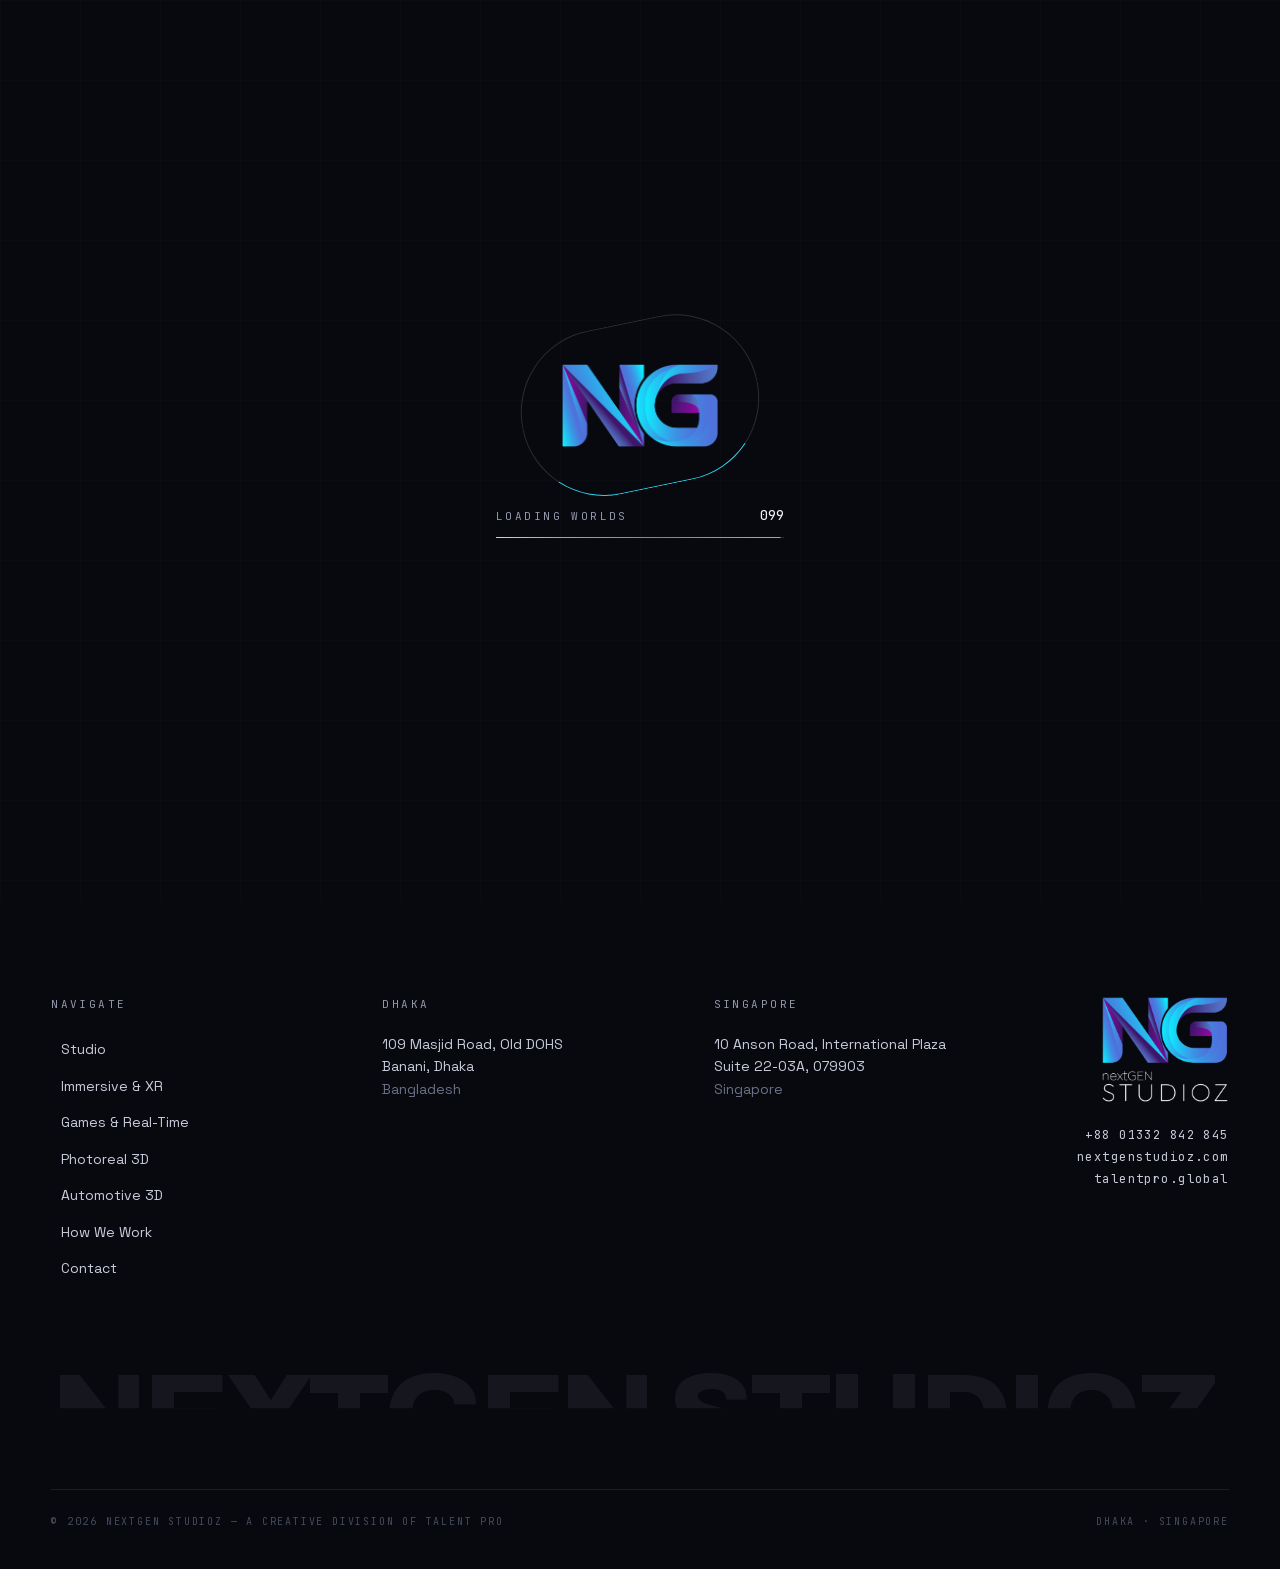
<file: 404/index.html>
<!DOCTYPE html><html lang="en" class="archivo_70e2381f-module__LdYG7q__variable space_grotesk_138bd6dc-module__-yFhkq__variable jetbrains_mono_4eb6c4a7-module__YC5qjq__variable antialiased"><head><meta charSet="utf-8"/><meta name="viewport" content="width=device-width, initial-scale=1"/><link rel="preload" as="image" href="/media/logo/logo-horizontal.webp" fetchPriority="high"/><link rel="stylesheet" href="/_next/static/chunks/3iot82vaou3xs.css" data-precedence="next"/><link rel="preload" as="script" fetchPriority="low" href="/_next/static/chunks/1u5zan5bs9a7v.js"/><script src="/_next/static/chunks/31c4c1w2_29db.js" async=""></script><script src="/_next/static/chunks/3ntqu9avr-1d1.js" async=""></script><script src="/_next/static/chunks/turbopack-1junc8oumxfia.js" async=""></script><script src="/_next/static/chunks/25kx6hsxrnrc8.js" async="" crossorigin=""></script><script src="/_next/static/chunks/0gih3z7x3fwax.js" async="" crossorigin=""></script><script src="/_next/static/chunks/43voo6egrb2h9.js" async="" crossorigin=""></script><meta name="robots" content="noindex"/><meta name="theme-color" content="#08080f"/><meta name="color-scheme" content="dark"/><title>NextGen Studioz — Immersive XR, Games &amp; Photoreal 3D</title><meta name="description" content="One studio, one pipeline — from a single product render to a world you can walk into."/><meta property="og:title" content="NextGen Studioz — We build worlds you can walk into"/><meta property="og:description" content="One studio, one pipeline — from a single product render to a world you can walk into."/><meta property="og:site_name" content="NextGen Studioz"/><meta property="og:type" content="website"/><meta name="twitter:card" content="summary_large_image"/><meta name="twitter:title" content="NextGen Studioz — We build worlds you can walk into"/><meta name="twitter:description" content="One studio, one pipeline — from a single product render to a world you can walk into."/><link rel="icon" href="/favicon.ico?favicon.2lse55rtk-yqg.ico" sizes="48x48" type="image/x-icon"/><link rel="icon" href="/icon.png?icon.22p4u8rw4hw4n.png" sizes="512x512" type="image/png"/><link rel="apple-touch-icon" href="/apple-icon.png?apple-icon.29jzlegll496b.png" sizes="180x180" type="image/png"/><meta name="next-size-adjust" content=""/><title>404: This page could not be found.</title><script src="/_next/static/chunks/0cz1d0mv5g_q7.js" noModule=""></script></head><body class="min-h-svh"><div hidden=""><!--$--><!--/$--></div><a href="#main" class="sr-only focus:not-sr-only focus:fixed focus:left-4 focus:top-4 focus:z-[99] focus:rounded-full focus:bg-bone focus:px-5 focus:py-2.5 focus:font-mono focus:text-xs focus:uppercase focus:tracking-widest focus:text-ink">Skip to content</a><header class="fixed inset-x-0 top-0 z-[80]"><div class="relative flex items-center justify-between gap-6 border-b px-gutter transition-all duration-500 border-line bg-ink/80 backdrop-blur-xl py-5"><a class="shrink-0" aria-label="NextGen Studioz — home" href="/"><span class="inline-block" style="transform:none"><img src="/media/logo/logo-horizontal.webp" alt="NextGen Studioz" width="1400" height="339" loading="eager" fetchPriority="high" decoding="async" class="block h-auto object-contain transition-all duration-500 w-[11rem]"/></span></a><div class="flex items-center gap-4"><span class="hidden font-mono text-[10px] uppercase tracking-[0.2em] text-ash drop-shadow-[0_1px_3px_rgba(8,8,15,0.9)] lg:block">A creative division of Talent Pro</span><span class="inline-block" style="transform:none"><button type="button" aria-expanded="false" aria-label="Open menu" class="group relative z-[86] flex items-center gap-3 rounded-full border border-line-2 py-2.5 pl-5 pr-2.5 transition-colors duration-300 hover:border-cyan/60"><span class="font-mono text-[10px] uppercase tracking-[0.2em] text-bone">Menu</span><span class="relative grid h-6 w-6 place-items-center"><span class="absolute h-px w-4 bg-bone"></span><span class="absolute h-px w-4 bg-bone"></span></span></button></span></div></div><div aria-hidden="true" class="brand-sweep h-px origin-left" style="transform:scaleX(0)"></div></header><main id="main"><div style="font-family:system-ui,&quot;Segoe UI&quot;,Roboto,Helvetica,Arial,sans-serif,&quot;Apple Color Emoji&quot;,&quot;Segoe UI Emoji&quot;;height:100vh;text-align:center;display:flex;flex-direction:column;align-items:center;justify-content:center"><div><style>body{color:#000;background:#fff;margin:0}.next-error-h1{border-right:1px solid rgba(0,0,0,.3)}@media (prefers-color-scheme:dark){body{color:#fff;background:#000}.next-error-h1{border-right:1px solid rgba(255,255,255,.3)}}</style><h1 class="next-error-h1" style="display:inline-block;margin:0 20px 0 0;padding:0 23px 0 0;font-size:24px;font-weight:500;vertical-align:top;line-height:49px">404</h1><div style="display:inline-block"><h2 style="font-size:14px;font-weight:400;line-height:49px;margin:0">This page could not be found.</h2></div></div></div><!--$--><!--/$--></main><footer class="relative overflow-hidden bg-ink pb-10 pt-24"><div class="shell"><div class="grid gap-14 lg:grid-cols-[minmax(0,1fr)_auto] lg:gap-20"><div class="grid gap-12 sm:grid-cols-2 lg:grid-cols-3"><nav aria-label="Footer"><p class="eyebrow mb-5">Navigate</p><ul class="flex flex-col gap-2.5"><li><a class="group inline-flex items-center gap-2.5 text-sm text-ash transition-colors duration-300 hover:text-bone" href="/"><span class="h-px w-0 bg-cyan transition-all duration-300 group-hover:w-4"></span>Studio</a></li><li><a class="group inline-flex items-center gap-2.5 text-sm text-ash transition-colors duration-300 hover:text-bone" href="/immersive/"><span class="h-px w-0 bg-cyan transition-all duration-300 group-hover:w-4"></span>Immersive &amp; XR</a></li><li><a class="group inline-flex items-center gap-2.5 text-sm text-ash transition-colors duration-300 hover:text-bone" href="/games/"><span class="h-px w-0 bg-cyan transition-all duration-300 group-hover:w-4"></span>Games &amp; Real-Time</a></li><li><a class="group inline-flex items-center gap-2.5 text-sm text-ash transition-colors duration-300 hover:text-bone" href="/visualization/"><span class="h-px w-0 bg-cyan transition-all duration-300 group-hover:w-4"></span>Photoreal 3D</a></li><li><a class="group inline-flex items-center gap-2.5 text-sm text-ash transition-colors duration-300 hover:text-bone" href="/automotive/"><span class="h-px w-0 bg-cyan transition-all duration-300 group-hover:w-4"></span>Automotive 3D</a></li><li><a class="group inline-flex items-center gap-2.5 text-sm text-ash transition-colors duration-300 hover:text-bone" href="/workflow/"><span class="h-px w-0 bg-cyan transition-all duration-300 group-hover:w-4"></span>How We Work</a></li><li><a class="group inline-flex items-center gap-2.5 text-sm text-ash transition-colors duration-300 hover:text-bone" href="/contact/"><span class="h-px w-0 bg-cyan transition-all duration-300 group-hover:w-4"></span>Contact</a></li></ul></nav><div><p class="eyebrow mb-5">Dhaka</p><address class="not-italic text-sm leading-relaxed text-ash"><span class="block">109 Masjid Road, Old DOHS</span><span class="block">Banani, Dhaka</span><span class="block text-ash-3">Bangladesh</span></address></div><div><p class="eyebrow mb-5">Singapore</p><address class="not-italic text-sm leading-relaxed text-ash"><span class="block">10 Anson Road, International Plaza</span><span class="block">Suite 22-03A, 079903</span><span class="block text-ash-3">Singapore</span></address></div></div><div class="flex flex-col items-start gap-6 lg:items-end"><img src="/media/logo/logo-stacked.webp" alt="NextGen Studioz" width="1400" height="1174" loading="lazy" decoding="async" class="block h-auto object-contain w-32"/><div class="flex flex-col gap-1.5 lg:text-right"><a href="tel:+8801332842845" class="font-mono text-xs tracking-[0.12em] text-ash transition-colors hover:text-cyan">+88 01332 842 845</a><a href="https://nextgenstudioz.com" target="_blank" rel="noopener noreferrer" class="font-mono text-xs tracking-[0.12em] text-ash transition-colors hover:text-cyan">nextgenstudioz.com</a><a href="https://talentpro.global" target="_blank" rel="noopener noreferrer" class="font-mono text-xs tracking-[0.12em] text-ash transition-colors hover:text-cyan">talentpro.global</a></div></div></div><div class="reveal-mask mt-20 select-none [container-type:inline-size]" style="--reveal-b:100%;opacity:0.4;transform:translateY(18px)"><p aria-hidden="true" class="display-hero whitespace-nowrap text-[10.55cqw] leading-[0.8] text-ink-4">NEXTGEN STUDIOZ</p></div><div class="mt-8 flex flex-wrap items-center justify-between gap-4 border-t border-line pt-6"><p class="font-mono text-[10px] uppercase tracking-[0.18em] text-ash-4">© <!-- -->2026<!-- --> <!-- -->NextGen Studioz<!-- --> — <!-- -->A creative division of Talent Pro</p><p class="font-mono text-[10px] uppercase tracking-[0.18em] text-ash-4">Dhaka · Singapore</p></div></div></footer><script src="/_next/static/chunks/1u5zan5bs9a7v.js" id="_R_" async=""></script><script>(self.__next_f=self.__next_f||[]).push([0])</script><script>self.__next_f.push([1,"1:\"$Sreact.fragment\"\n2:I[33602,[\"/_next/static/chunks/25kx6hsxrnrc8.js\",\"/_next/static/chunks/0gih3z7x3fwax.js\",\"/_next/static/chunks/43voo6egrb2h9.js\"],\"SmoothScroll\"]\n3:I[60580,[\"/_next/static/chunks/25kx6hsxrnrc8.js\",\"/_next/static/chunks/0gih3z7x3fwax.js\",\"/_next/static/chunks/43voo6egrb2h9.js\"],\"CursorProvider\"]\n4:I[92859,[\"/_next/static/chunks/25kx6hsxrnrc8.js\",\"/_next/static/chunks/0gih3z7x3fwax.js\",\"/_next/static/chunks/43voo6egrb2h9.js\"],\"RouteTransitionProvider\"]\n5:I[40731,[\"/_next/static/chunks/25kx6hsxrnrc8.js\",\"/_next/static/chunks/0gih3z7x3fwax.js\",\"/_next/static/chunks/43voo6egrb2h9.js\"],\"LightboxProvider\"]\n6:I[11737,[\"/_next/static/chunks/25kx6hsxrnrc8.js\",\"/_next/static/chunks/0gih3z7x3fwax.js\",\"/_next/static/chunks/43voo6egrb2h9.js\"],\"Preloader\"]\n7:I[42724,[\"/_next/static/chunks/25kx6hsxrnrc8.js\",\"/_next/static/chunks/0gih3z7x3fwax.js\",\"/_next/static/chunks/43voo6egrb2h9.js\"],\"Nav\"]\n8:I[39756,[\"/_next/static/chunks/25kx6hsxrnrc8.js\",\"/_next/static/chunks/0gih3z7x3fwax.js\",\"/_next/static/chunks/43voo6egrb2h9.js\"],\"default\"]\n9:I[37457,[\"/_next/static/chunks/25kx6hsxrnrc8.js\",\"/_next/static/chunks/0gih3z7x3fwax.js\",\"/_next/static/chunks/43voo6egrb2h9.js\"],\"default\"]\na:I[56691,[\"/_next/static/chunks/25kx6hsxrnrc8.js\",\"/_next/static/chunks/0gih3z7x3fwax.js\",\"/_next/static/chunks/43voo6egrb2h9.js\"],\"Footer\"]\nb:I[97367,[\"/_next/static/chunks/25kx6hsxrnrc8.js\",\"/_next/static/chunks/0gih3z7x3fwax.js\",\"/_next/static/chunks/43voo6egrb2h9.js\"],\"OutletBoundary\"]\nc:\"$Sreact.suspense\"\nf:I[97367,[\"/_next/static/chunks/25kx6hsxrnrc8.js\",\"/_next/static/chunks/0gih3z7x3fwax.js\",\"/_next/static/chunks/43voo6egrb2h9.js\"],\"ViewportBoundary\"]\n11:I[97367,[\"/_next/static/chunks/25kx6hsxrnrc8.js\",\"/_next/static/chunks/0gih3z7x3fwax.js\",\"/_next/static/chunks/43voo6egrb2h9.js\"],\"MetadataBoundary\"]\n13:I[68027,[\"/_next/static/chunks/25kx6hsxrnrc8.js\",\"/_next/static/chunks/0gih3z7x3fwax.js\",\"/_next/static/chunks/43voo6egrb2h9.js\"],\"default\",1]\n:HL[\"/_next/static/chunks/3iot82vaou3xs.css\",\"style\"]\ne:X\n0:{\"P\":null,\"c\":[\"\",\"_not-found\",\"\"],\"q\":\"\",\"i\":false,\"f\":[[[\"\",{\"children\":[\"/_not-found\",{\"children\":[\"__PAGE__\",{},\"$undefined\",\"$undefined\",4608]},\"$undefined\",\"$undefined\",4608]},\"$undefined\",\"$undefined\",4624],[[\"$\",\"$1\",\"c\",{\"children\":[[[\"$\",\"link\",\"0\",{\"rel\":\"stylesheet\",\"href\":\"/_next/static/chunks/3iot82vaou3xs.css\",\"precedence\":\"next\",\"crossOrigin\":\"$undefined\",\"nonce\":\"$undefined\"}],[\"$\",\"script\",\"script-0\",{\"src\":\"/_next/static/chunks/25kx6hsxrnrc8.js\",\"async\":true,\"nonce\":\"$undefined\"}],[\"$\",\"script\",\"script-1\",{\"src\":\"/_next/static/chunks/0gih3z7x3fwax.js\",\"async\":true,\"nonce\":\"$undefined\"}],[\"$\",\"script\",\"script-2\",{\"src\":\"/_next/static/chunks/43voo6egrb2h9.js\",\"async\":true,\"nonce\":\"$undefined\"}]],[\"$\",\"html\",null,{\"lang\":\"en\",\"className\":\"archivo_70e2381f-module__LdYG7q__variable space_grotesk_138bd6dc-module__-yFhkq__variable jetbrains_mono_4eb6c4a7-module__YC5qjq__variable antialiased\",\"children\":[\"$\",\"body\",null,{\"className\":\"min-h-svh\",\"children\":[[\"$\",\"$L2\",null,{}],[\"$\",\"$L3\",null,{\"children\":[\"$\",\"$L4\",null,{\"children\":[\"$\",\"$L5\",null,{\"children\":[[\"$\",\"$L6\",null,{}],[\"$\",\"a\",null,{\"href\":\"#main\",\"className\":\"sr-only focus:not-sr-only focus:fixed focus:left-4 focus:top-4 focus:z-[99] focus:rounded-full focus:bg-bone focus:px-5 focus:py-2.5 focus:font-mono focus:text-xs focus:uppercase focus:tracking-widest focus:text-ink\",\"children\":\"Skip to content\"}],[\"$\",\"$L7\",null,{}],[\"$\",\"main\",null,{\"id\":\"main\",\"children\":[\"$\",\"$L8\",null,{\"parallelRouterKey\":\"children\",\"error\":\"$undefined\",\"errorStyles\":\"$undefined\",\"errorScripts\":\"$undefined\",\"template\":[\"$\",\"$L9\",null,{}],\"templateStyles\":\"$undefined\",\"templateScripts\":\"$undefined\",\"notFound\":[[[\"$\",\"title\",null,{\"children\":\"404: This page could not be found.\"}],[\"$\",\"div\",null,{\"style\":{\"fontFamily\":\"system-ui,\\\"Segoe UI\\\",Roboto,Helvetica,Arial,sans-serif,\\\"Apple Color Emoji\\\",\\\"Segoe UI Emoji\\\"\",\"height\":\"100vh\",\"textAlign\":\"center\",\"display\":\"flex\",\"flexDirection\":\"column\",\"alignItems\":\"center\",\"justifyContent\":\"center\"},\"children\":[\"$\",\"div\",null,{\"children\":[[\"$\",\"style\",null,{\"dangerouslySetInnerHTML\":{\"__html\":\"body{color:#000;background:#fff;margin:0}.next-error-h1{border-right:1px solid rgba(0,0,0,.3)}@media (prefers-color-scheme:dark){body{color:#fff;background:#000}.next-error-h1{border-right:1px solid rgba(255,255,255,.3)}}\"}}],[\"$\",\"h1\",null,{\"className\":\"next-error-h1\",\"style\":{\"display\":\"inline-block\",\"margin\":\"0 20px 0 0\",\"padding\":\"0 23px 0 0\",\"fontSize\":24,\"fontWeight\":500,\"verticalAlign\":\"top\",\"lineHeight\":\"49px\"},\"children\":404}],[\"$\",\"div\",null,{\"style\":{\"display\":\"inline-block\"},\"children\":[\"$\",\"h2\",null,{\"style\":{\"fontSize\":14,\"fontWeight\":400,\"lineHeight\":\"49px\",\"margin\":0},\"children\":\"This page could not be found.\"}]}]]}]}]],[]],\"forbidden\":\"$undefined\",\"unauthorized\":\"$undefined\"}]}],[\"$\",\"$La\",null,{}]]}]}]}]]}]}]]}],{\"children\":[[\"$\",\"$1\",\"c\",{\"children\":[null,[\"$\",\"$L8\",null,{\"parallelRouterKey\":\"children\",\"error\":\"$undefined\",\"errorStyles\":\"$undefined\",\"errorScripts\":\"$undefined\",\"template\":[\"$\",\"$L9\",null,{}],\"templateStyles\":\"$undefined\",\"templateScripts\":\"$undefined\",\"notFound\":\"$undefined\",\"forbidden\":\"$undefined\",\"unauthorized\":\"$undefined\"}]]}],{\"children\":[[\"$\",\"$1\",\"c\",{\"children\":[[[\"$\",\"title\",null,{\"children\":\"404: This page could not be found.\"}],[\"$\",\"div\",null,{\"style\":\"$0:f:0:1:0:props:children:1:props:children:props:children:1:props:children:props:children:props:children:3:props:children:props:notFound:0:1:props:style\",\"children\":[\"$\",\"div\",null,{\"children\":[[\"$\",\"style\",null,{\"dangerouslySetInnerHTML\":{\"__html\":\"body{color:#000;background:#fff;margin:0}.next-error-h1{border-right:1px solid rgba(0,0,0,.3)}@media (prefers-color-scheme:dark){body{color:#fff;background:#000}.next-error-h1{border-right:1px solid rgba(255,255,255,.3)}}\"}}],[\"$\",\"h1\",null,{\"className\":\"next-error-h1\",\"style\":\"$0:f:0:1:0:props:children:1:props:children:props:children:1:props:children:props:children:props:children:3:props:children:props:notFound:0:1:props:children:props:children:1:props:style\",\"children\":404}],[\"$\",\"div\",null,{\"style\":\"$0:f:0:1:0:props:children:1:props:children:props:children:1:props:children:props:children:props:children:3:props:children:props:notFound:0:1:props:children:props:children:2:props:style\",\"children\":[\"$\",\"h2\",null,{\"style\":\"$0:f:0:1:0:props:children:1:props:children:props:children:1:props:children:props:children:props:children:3:props:children:props:notFound:0:1:props:children:props:children:2:props:children:props:style\",\"children\":\"This page could not be found.\"}]}]]}]}]],null,[\"$\",\"$Lb\",null,{\"children\":[\"$\",\"$c\",null,{\"name\":\"Next.MetadataOutlet\",\"children\":\"$@d\"}]}]]}],{},null,false,null]},null,false,\"$e\"]},null,false,null],[\"$\",\"$1\",\"h\",{\"children\":[[\"$\",\"meta\",null,{\"name\":\"robots\",\"content\":\"noindex\"}],[\"$\",\"$Lf\",null,{\"children\":\"$L10\"}],[\"$\",\"div\",null,{\"hidden\":true,\"children\":[\"$\",\"$L11\",null,{\"children\":[\"$\",\"$c\",null,{\"name\":\"Next.Metadata\",\"children\":\"$L12\"}]}]}],[\"$\",\"meta\",null,{\"name\":\"next-size-adjust\",\"content\":\"\"}]]}],false]],\"m\":\"$undefined\",\"G\":[\"$13\",[[\"$\",\"link\",\"0\",{\"rel\":\"stylesheet\",\"href\":\"/_next/static/chunks/3iot82vaou3xs.css\",\"precedence\":\"next\",\"crossOrigin\":\"$undefined\",\"nonce\":\"$undefined\"}]]],\"S\":true,\"h\":null,\"r\":\"$undefined\",\"s\":\"$undefined\",\"a\":\"$undefined\",\"l\":\"$undefined\",\"p\":\"$undefined\",\"d\":\"$undefined\",\"b\":\"XdAcz6lCWw4Aq6MK7I1jW\"}\ne:C\n10:[[\"$\",\"meta\",\"0\",{\"charSet\":\"utf-8\"}],[\"$\",\"meta\",\"1\",{\"name\":\"viewport\",\"content\":\"width=device-width, initial-scale=1\"}],[\"$\",\"meta\",\"2\",{\"name\":\"theme-color\",\"content\":\"#08080f\"}],[\"$\",\"meta\",\"3\",{\"name\":\"color-scheme\",\"content\":\"dark\"}]]\n14:I[27201,[\"/_next/static/chunks/25kx6hsxrnrc8.js\",\"/_next/static/chunks/0gih3z7x3fwax.js\",\"/_next/static/chunks/43voo6egrb2h9.js\"],\"IconMark\"]\nd:null\n12:[[\"$\",\"title\",\"0\",{\"children\":\"NextGen Studioz — Immersive XR, Games \u0026 Photoreal 3D\"}],[\"$\",\"meta\",\"1\",{\"name\":\"description\",\"content\":\"One studio, one pipeline — from a single product render to a world you can walk into.\"}],[\"$\",\"meta\",\"2\",{\"property\":\"og:title\",\"content\":\"NextGen Studioz — We build worlds you can walk into\"}],[\"$\",\"meta\",\"3\",{\"property\":\"og:description\",\"content\":\"One studio, one pipeline — from a single product render to a world you can walk into.\"}],[\"$\",\"meta\",\"4\",{\"property\":\"og:site_name\",\"content\":\"NextGen Studioz\"}],[\"$\",\"meta\",\"5\",{\"property\":\"og:type\",\"content\":\"website\"}],[\"$\",\"meta\",\"6\",{\"name\":\"twitter:card\",\"content\":\"summary_large_image\"}],[\"$\",\"meta\",\"7\",{\"name\":\"twitter:title\",\"content\":\"NextGen Studioz — We build worlds you can walk into\"}],[\"$\",\"meta\",\"8\",{\"name\":\"twitter:description\",\"content\":\"One studio, one pipeline — from a single product render to a world you can walk into.\"}],[\"$\",\"link\",\"9\",{\"rel\":\"icon\",\"href\":\"/favicon.ico?favicon.2lse55rtk-yqg.ico\",\"sizes\":\"48x48\",\"type\":\"image/x-icon\"}],[\"$\",\"link\",\"10\",{\"rel\":\"icon\",\"href\":\"/icon.png?icon.22p4u8rw4hw4n.png\",\"sizes\":\"512x512\",\"type\":\"image/png\"}],[\"$\",\"link\",\"11\",{\"rel\":\"apple-touch-icon\",\"href\":\"/apple-icon.png?apple-icon.29jzlegll496b.png\",\"sizes\":\"180x180\",\"type\":\"image/png\"}],[\"$\",\"$L14\",\"12\",{}]]\n"])</script></body></html>
</file>
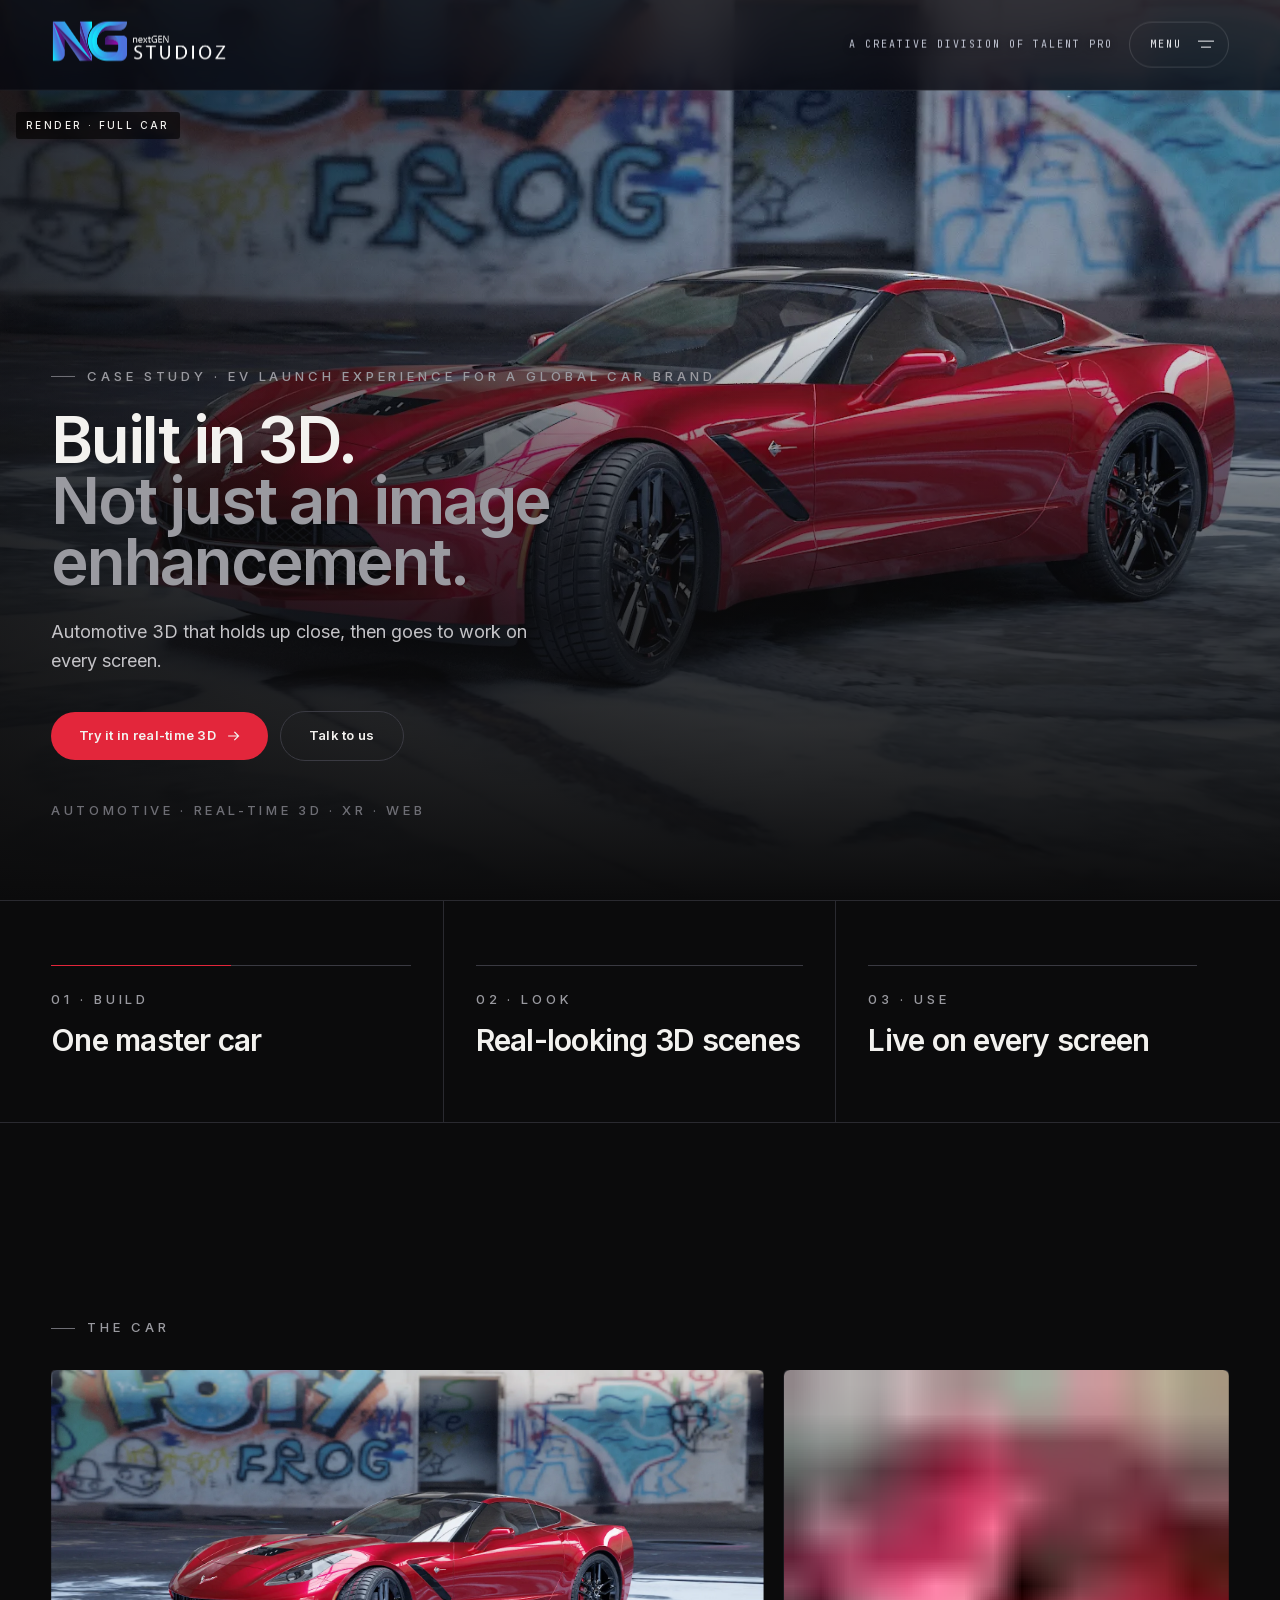
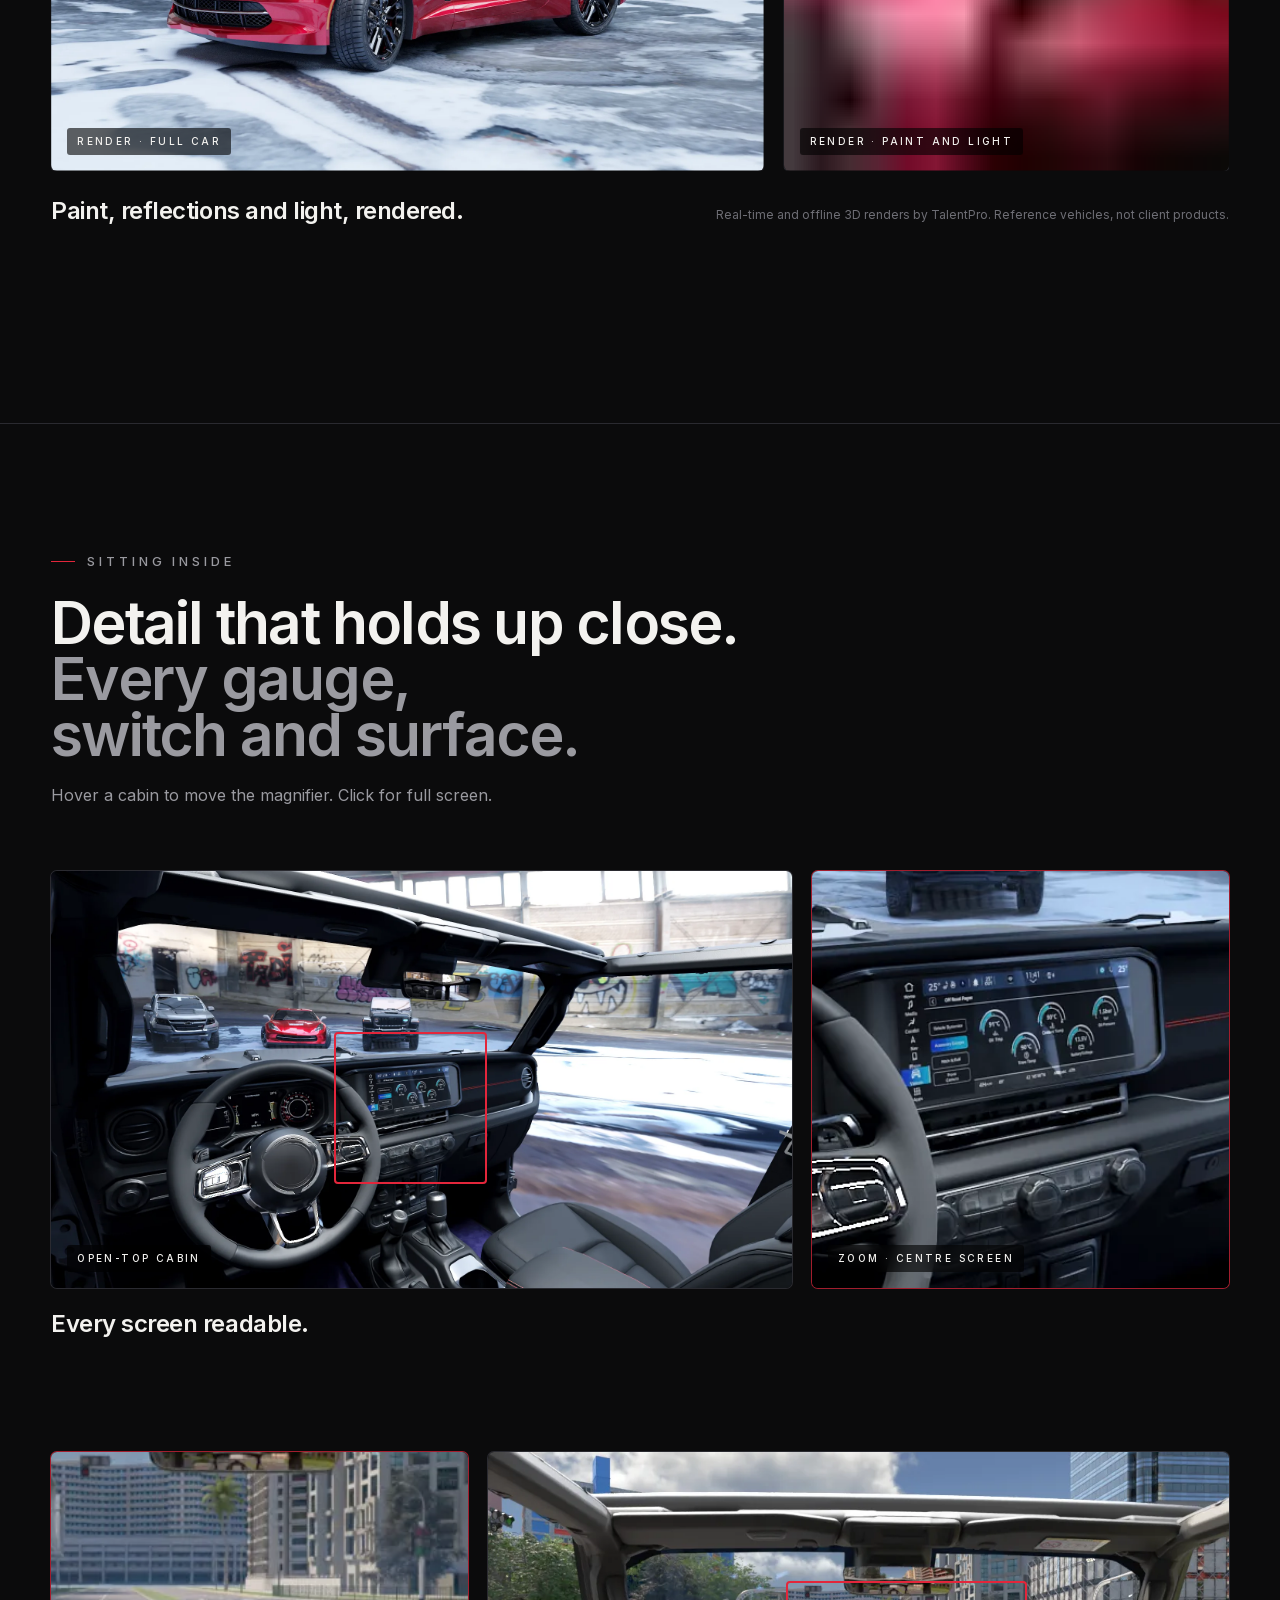
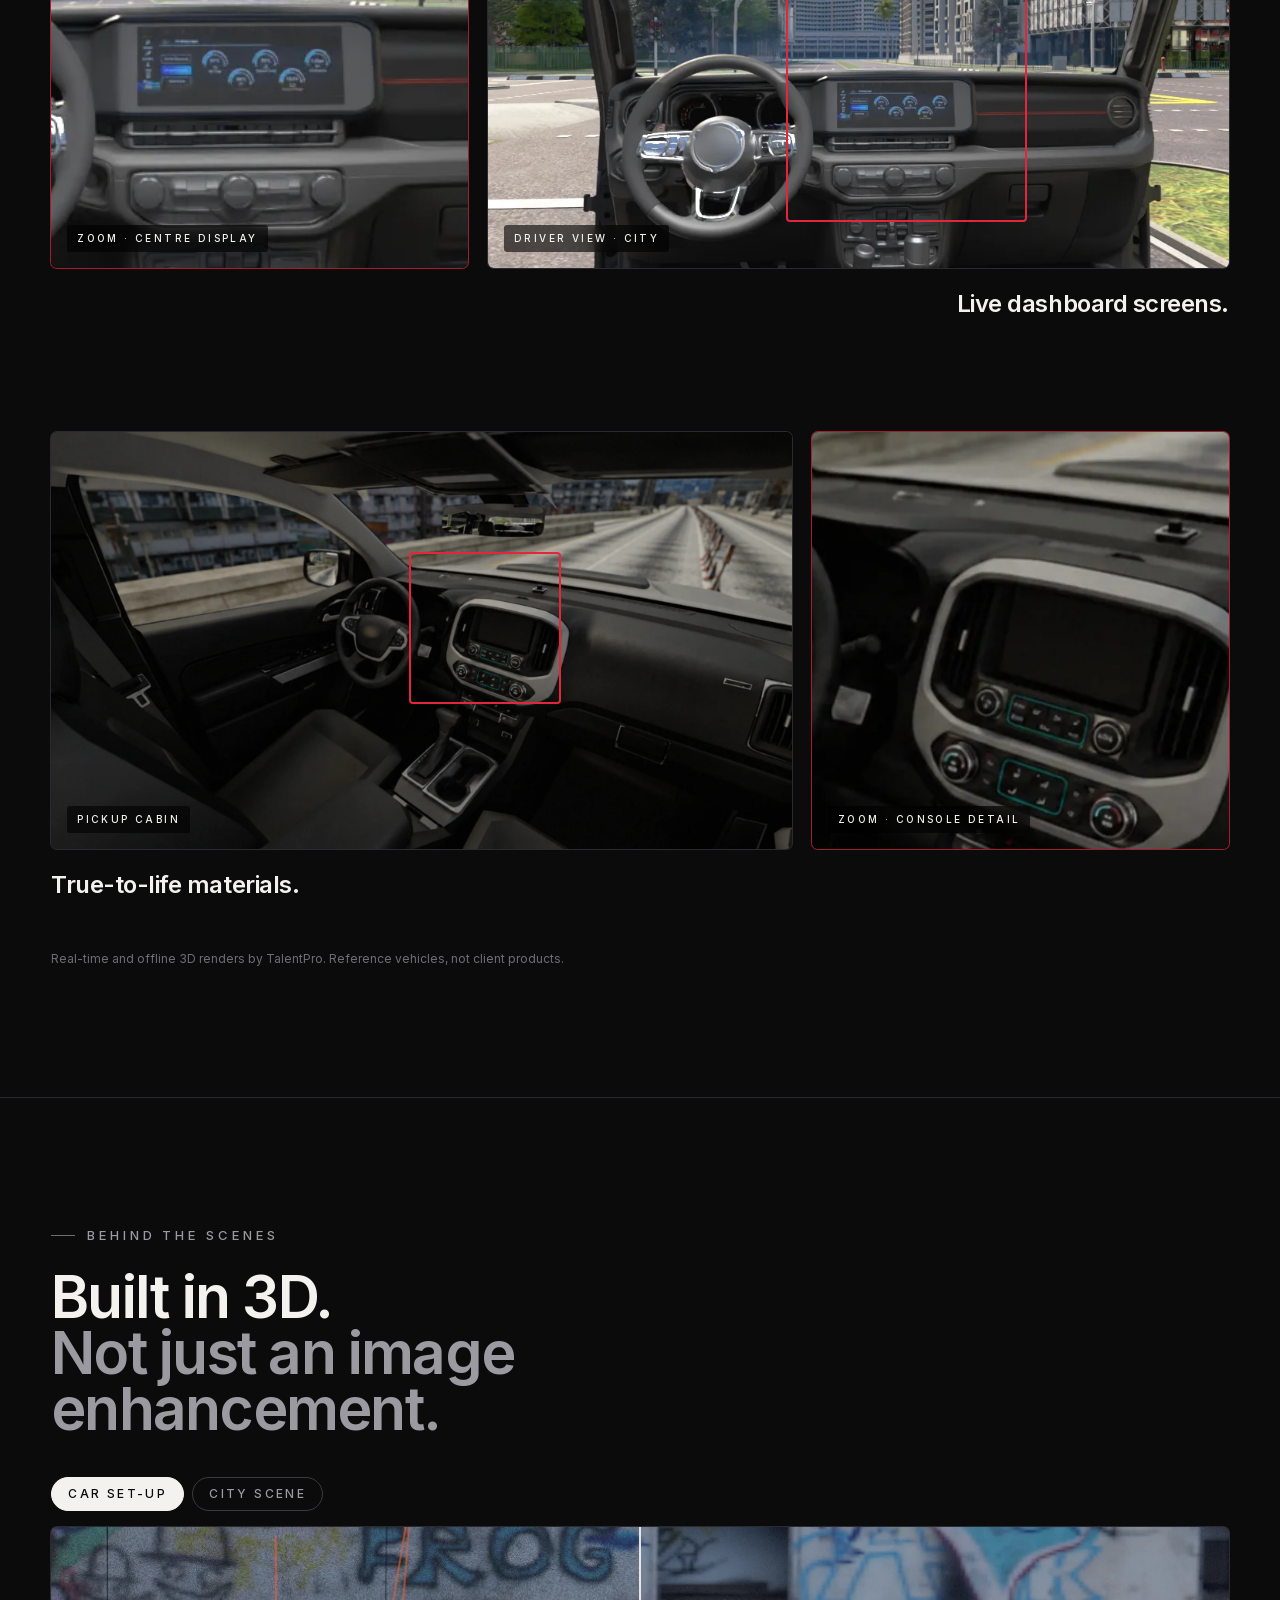
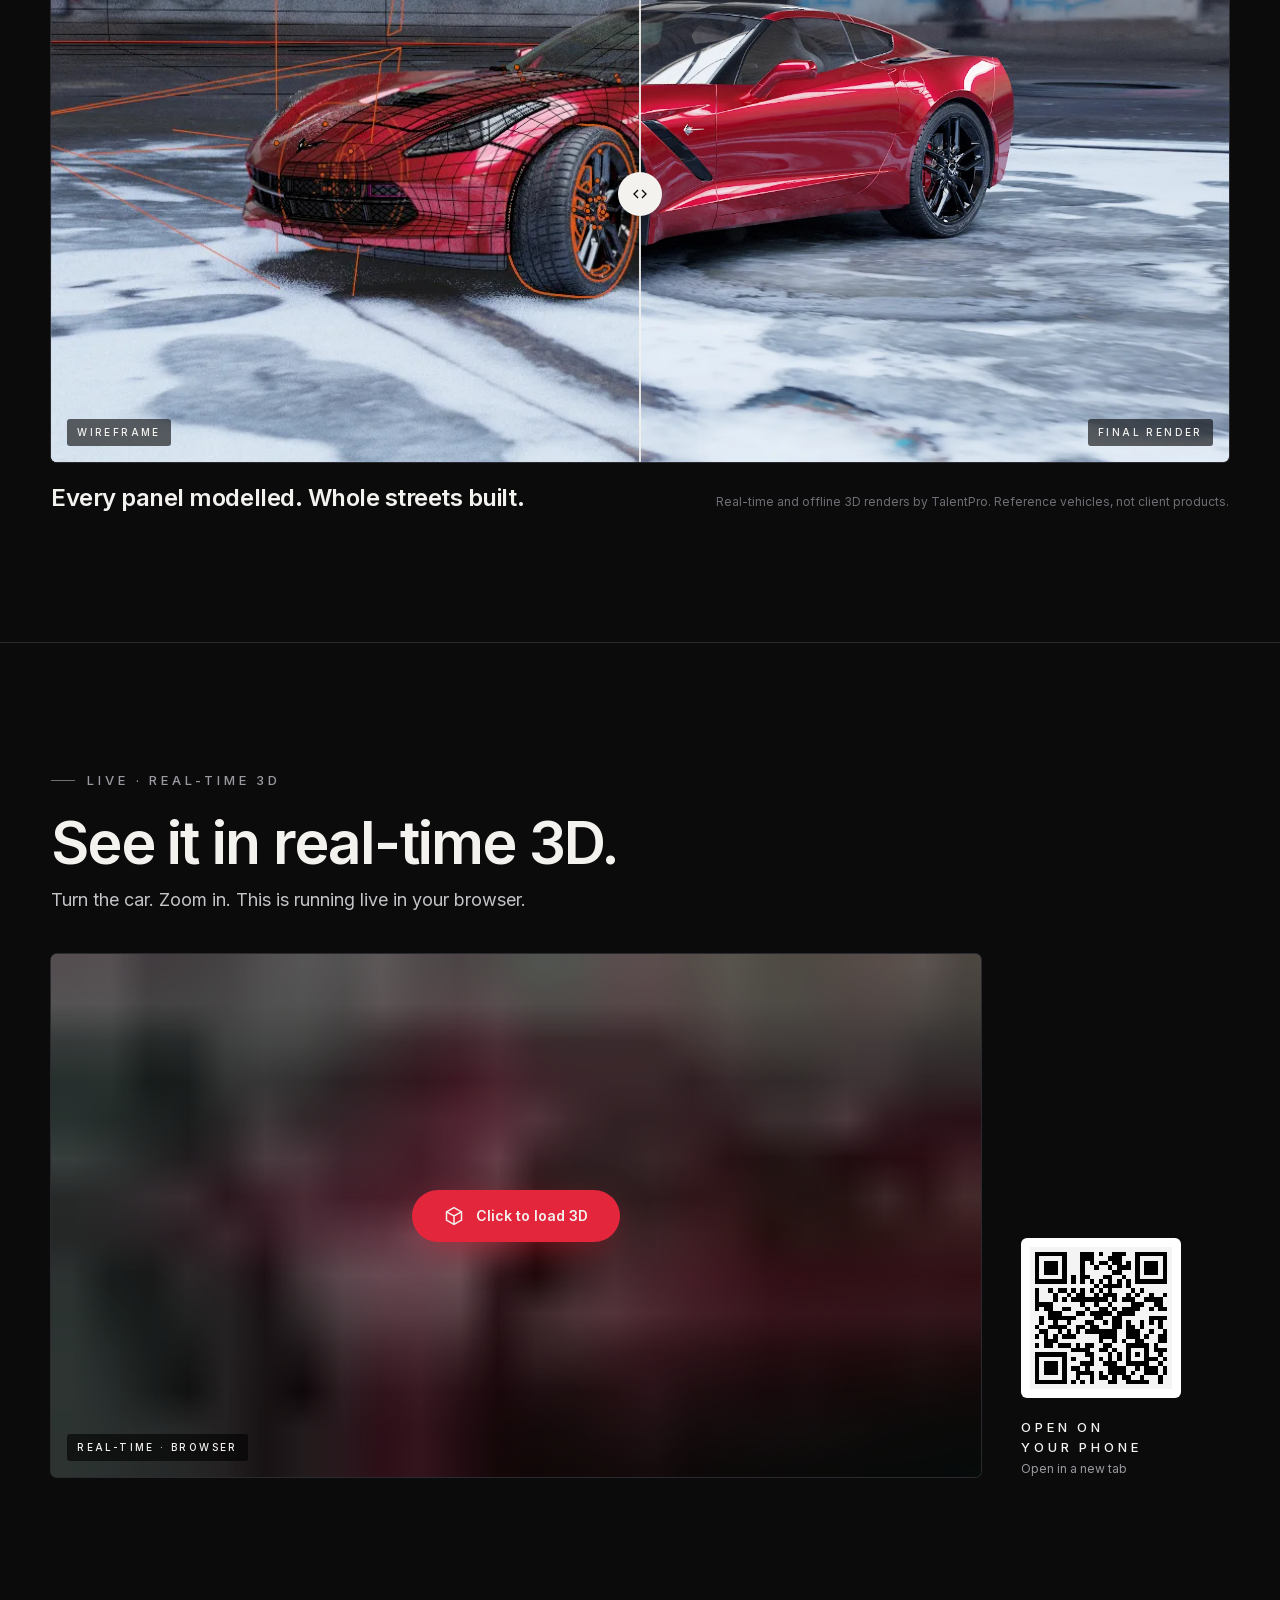
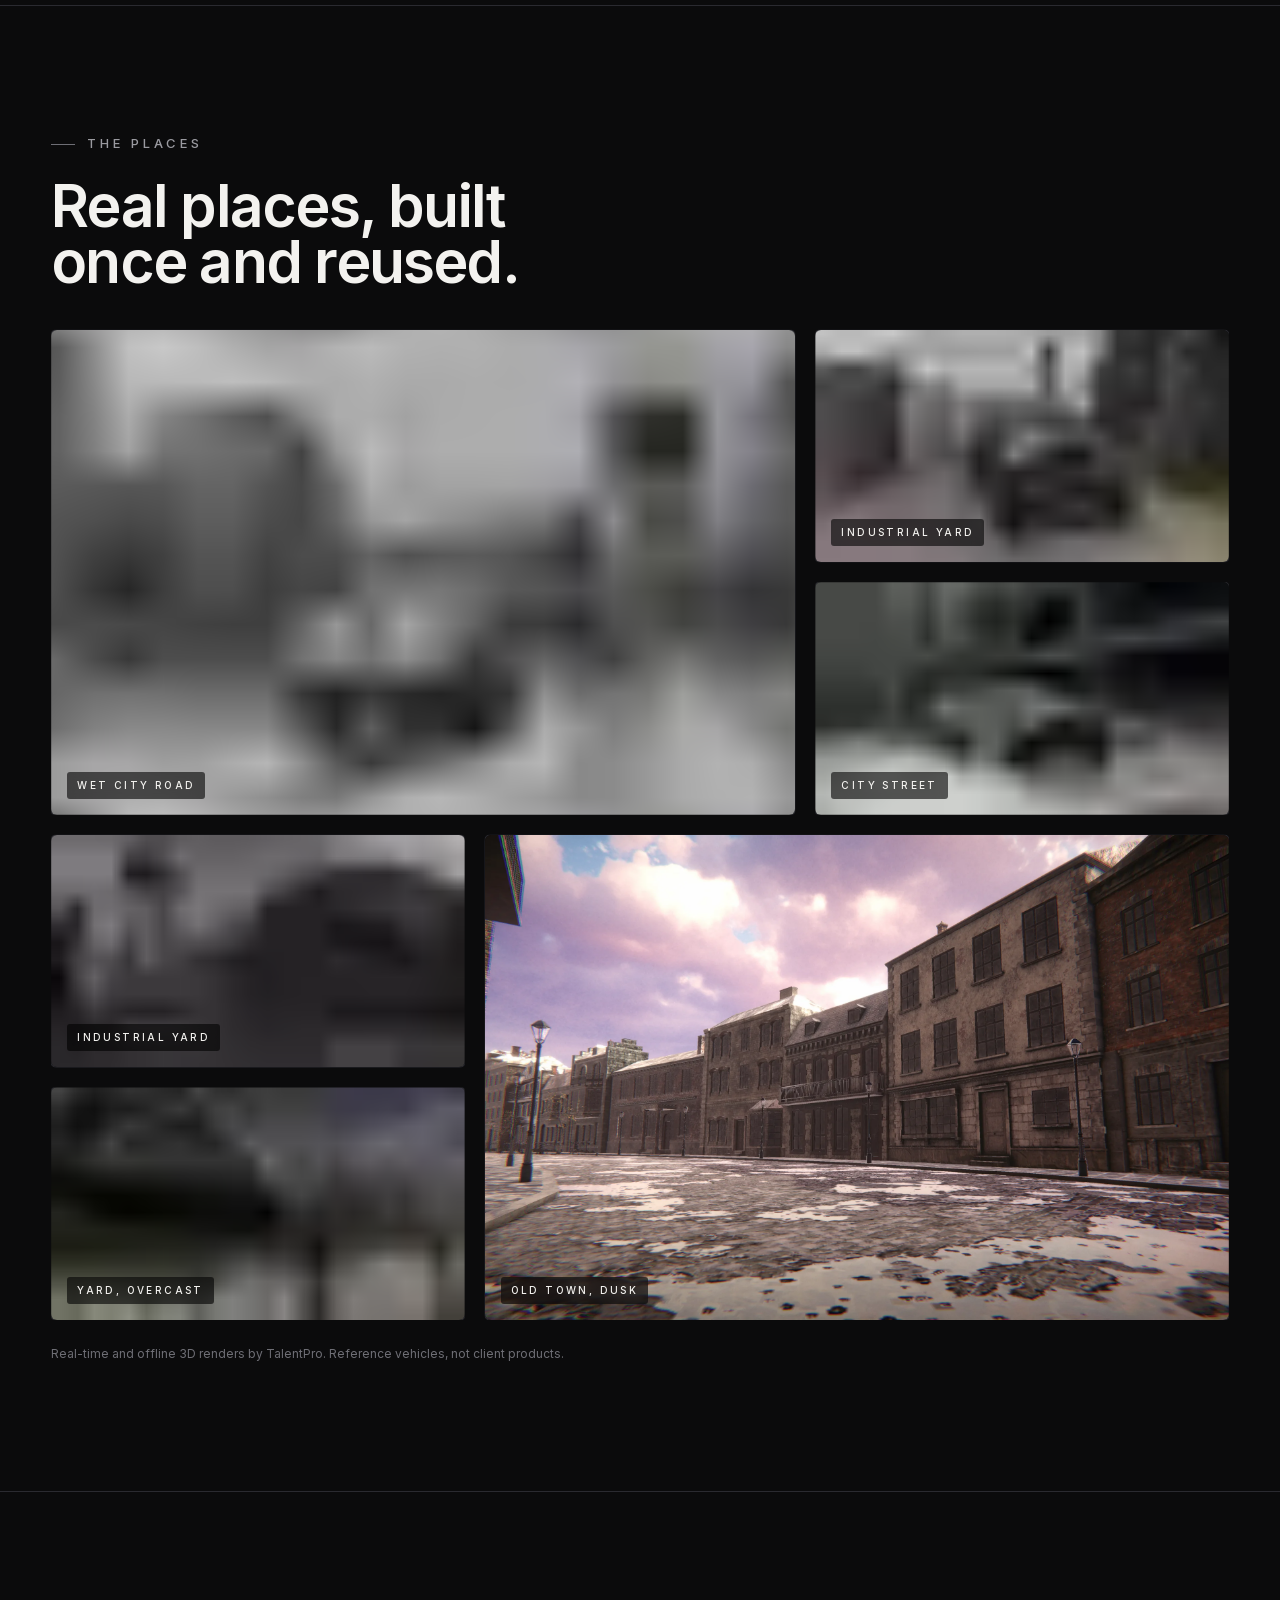
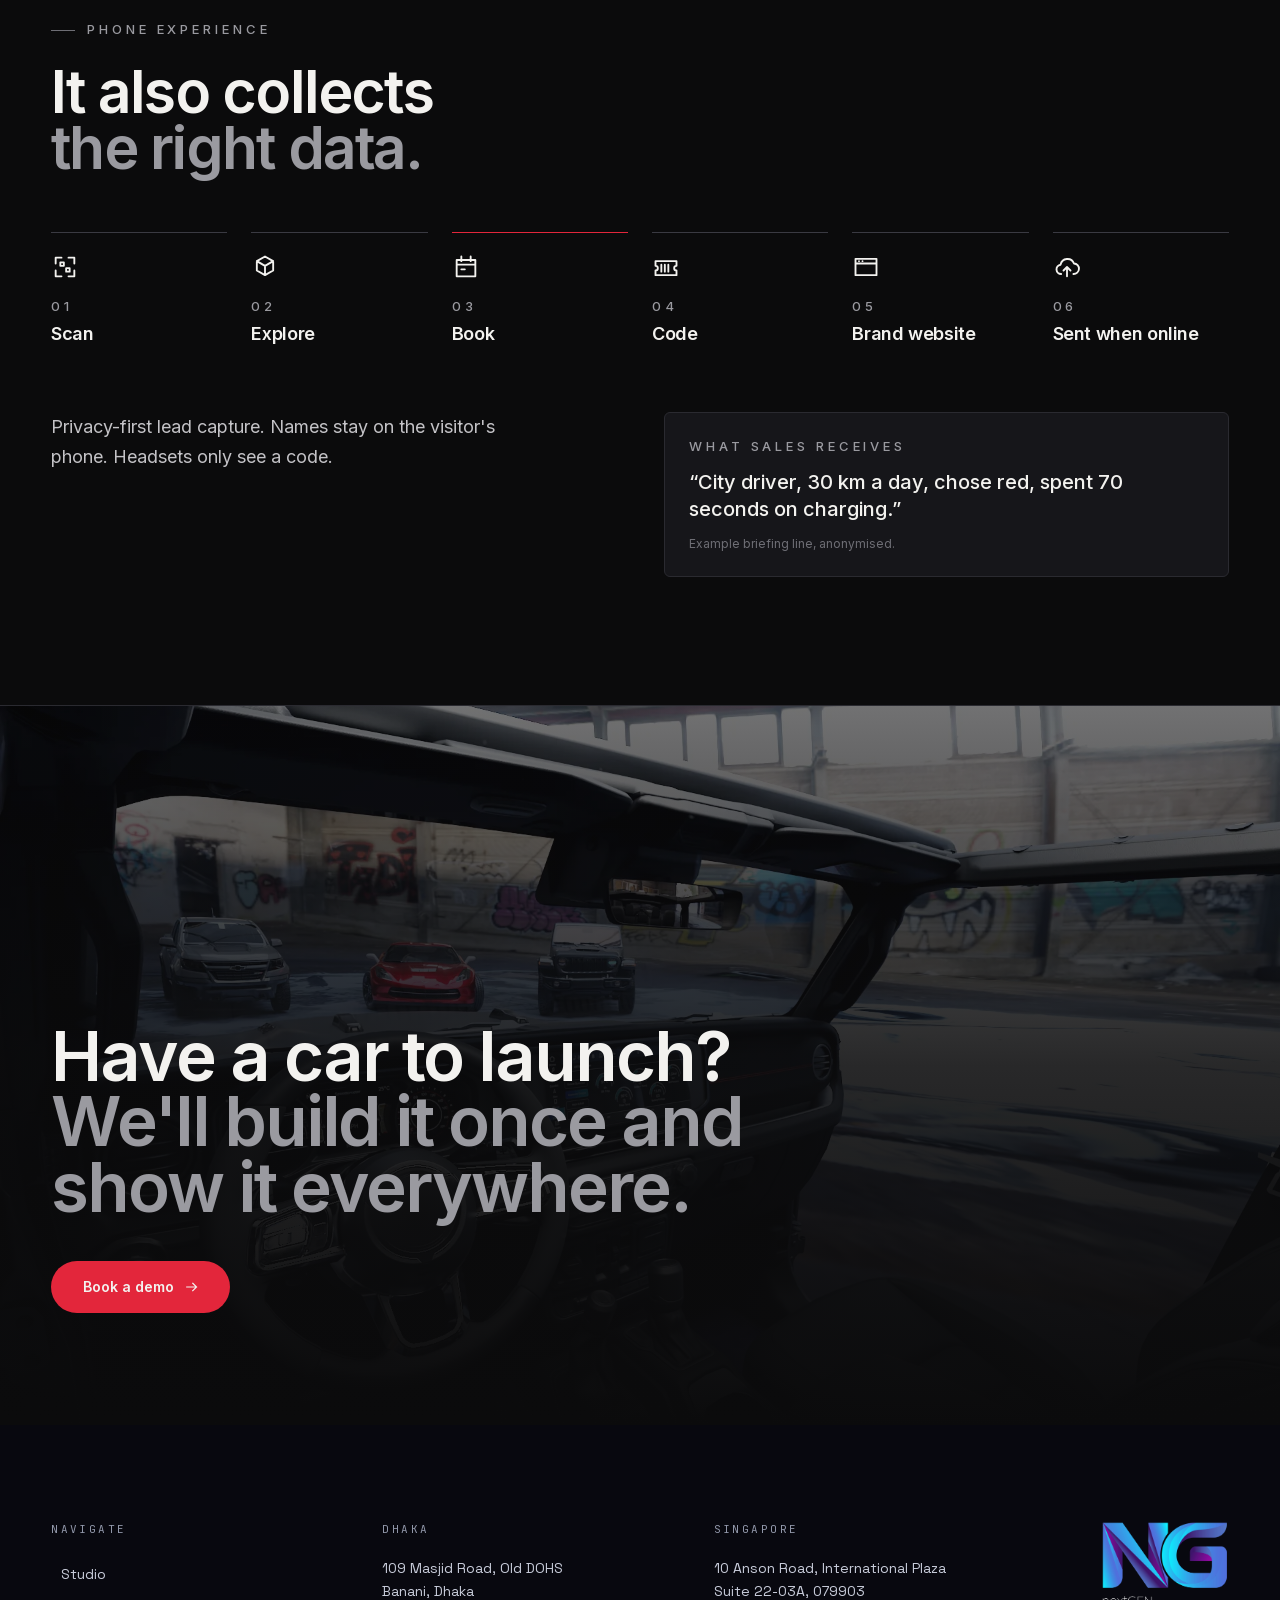
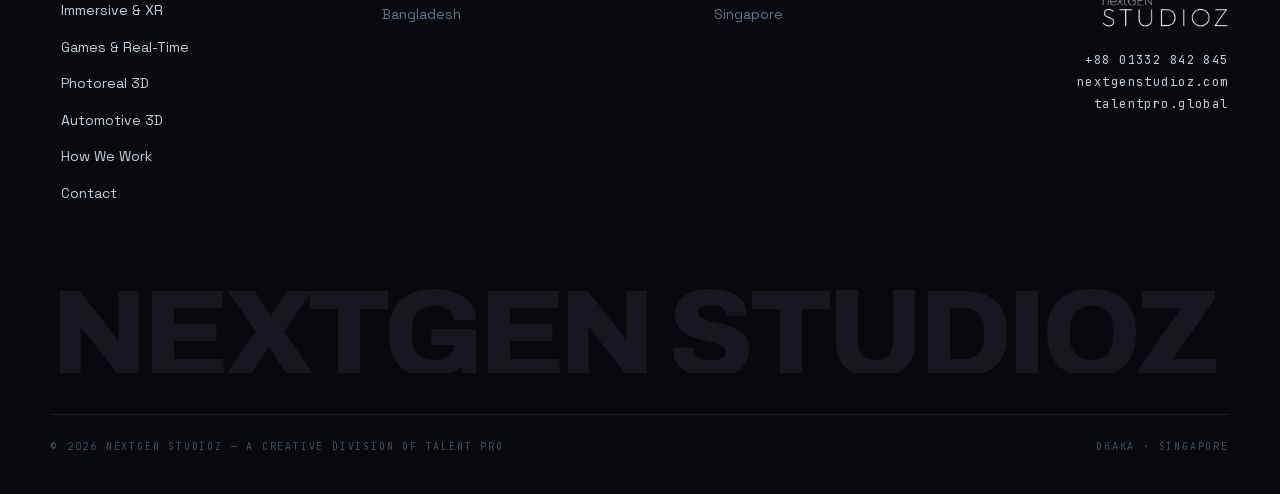
<file: automotive/index.html>
<!DOCTYPE html><html lang="en" class="archivo_70e2381f-module__LdYG7q__variable space_grotesk_138bd6dc-module__-yFhkq__variable jetbrains_mono_4eb6c4a7-module__YC5qjq__variable antialiased"><head><meta charSet="utf-8"/><meta name="viewport" content="width=device-width, initial-scale=1"/><link rel="preload" href="/_next/static/media/051742360c26797e-s.p.1bkzbscqrt8rl.woff2" as="font" crossorigin="" type="font/woff2"/><link rel="preload" href="/_next/static/media/0c89a48fa5027cee-s.p.2cyn07wtgehh0.woff2" as="font" crossorigin="" type="font/woff2"/><link rel="preload" href="/_next/static/media/75affa71d1e2f6a7-s.p.17-aodiw50953.woff2" as="font" crossorigin="" type="font/woff2"/><link rel="preload" href="/_next/static/media/83afe278b6a6bb3c-s.p.2bn3s6zvc0dyp.woff2" as="font" crossorigin="" type="font/woff2"/><link rel="preload" as="image" href="/media/logo/logo-horizontal.webp" fetchPriority="high"/><link rel="preload" as="image" imageSrcSet="/media/image/auto-coupe-hero-sm.webp 760w, /media/image/auto-coupe-hero.webp 1920w" imageSizes="(max-aspect-ratio: 16/9) 178vh, 100vw" fetchPriority="high"/><link rel="stylesheet" href="/_next/static/chunks/3iot82vaou3xs.css" data-precedence="next"/><link rel="stylesheet" href="/_next/static/chunks/1-s66whiv3ike.css" data-precedence="next"/><link rel="preload" as="script" fetchPriority="low" href="/_next/static/chunks/1u5zan5bs9a7v.js"/><script src="/_next/static/chunks/31c4c1w2_29db.js" async=""></script><script src="/_next/static/chunks/3ntqu9avr-1d1.js" async=""></script><script src="/_next/static/chunks/turbopack-1junc8oumxfia.js" async=""></script><script src="/_next/static/chunks/25kx6hsxrnrc8.js" async="" crossorigin=""></script><script src="/_next/static/chunks/0gih3z7x3fwax.js" async="" crossorigin=""></script><script src="/_next/static/chunks/43voo6egrb2h9.js" async="" crossorigin=""></script><script src="/_next/static/chunks/233k98-zjy4t9.js" async="" crossorigin=""></script><meta name="theme-color" content="#08080f"/><meta name="color-scheme" content="dark"/><title>Automotive 3D Visualisation — NextGen Studioz</title><meta name="description" content="Real-time automotive 3D by TalentPro. Cars, cabins and cities built in 3D, shown on showroom screens, headsets and phones, with privacy-first lead capture."/><meta property="og:title" content="NextGen Studioz — We build worlds you can walk into"/><meta property="og:description" content="One studio, one pipeline — from a single product render to a world you can walk into."/><meta property="og:site_name" content="NextGen Studioz"/><meta property="og:type" content="website"/><meta name="twitter:card" content="summary_large_image"/><meta name="twitter:title" content="NextGen Studioz — We build worlds you can walk into"/><meta name="twitter:description" content="One studio, one pipeline — from a single product render to a world you can walk into."/><link rel="icon" href="/favicon.ico?favicon.2lse55rtk-yqg.ico" sizes="48x48" type="image/x-icon"/><link rel="icon" href="/icon.png?icon.22p4u8rw4hw4n.png" sizes="512x512" type="image/png"/><link rel="apple-touch-icon" href="/apple-icon.png?apple-icon.29jzlegll496b.png" sizes="180x180" type="image/png"/><meta name="next-size-adjust" content=""/><script src="/_next/static/chunks/0cz1d0mv5g_q7.js" noModule=""></script></head><body class="min-h-svh"><div hidden=""><!--$--><!--/$--></div><a href="#main" class="sr-only focus:not-sr-only focus:fixed focus:left-4 focus:top-4 focus:z-[99] focus:rounded-full focus:bg-bone focus:px-5 focus:py-2.5 focus:font-mono focus:text-xs focus:uppercase focus:tracking-widest focus:text-ink">Skip to content</a><header class="fixed inset-x-0 top-0 z-[80]"><div class="relative flex items-center justify-between gap-6 border-b px-gutter transition-all duration-500 border-line bg-ink/80 backdrop-blur-xl py-5"><a class="shrink-0" aria-label="NextGen Studioz — home" href="/"><span class="inline-block" style="transform:none"><img src="/media/logo/logo-horizontal.webp" alt="NextGen Studioz" width="1400" height="339" loading="eager" fetchPriority="high" decoding="async" class="block h-auto object-contain transition-all duration-500 w-[11rem]"/></span></a><div class="flex items-center gap-4"><span class="hidden font-mono text-[10px] uppercase tracking-[0.2em] text-ash drop-shadow-[0_1px_3px_rgba(8,8,15,0.9)] lg:block">A creative division of Talent Pro</span><span class="inline-block" style="transform:none"><button type="button" aria-expanded="false" aria-label="Open menu" class="group relative z-[86] flex items-center gap-3 rounded-full border border-line-2 py-2.5 pl-5 pr-2.5 transition-colors duration-300 hover:border-cyan/60"><span class="font-mono text-[10px] uppercase tracking-[0.2em] text-bone">Menu</span><span class="relative grid h-6 w-6 place-items-center"><span class="absolute h-px w-4 bg-bone"></span><span class="absolute h-px w-4 bg-bone"></span></span></button></span></div></div><div aria-hidden="true" class="brand-sweep h-px origin-left" style="transform:scaleX(0)"></div></header><main id="main"><div class="theme-auto inter_f003ad3b-module__E9rocq__variable"><section aria-label="Introduction" class="relative isolate flex min-h-svh items-end overflow-hidden"><div class="absolute inset-0 -z-10" style="transform:none"><img src="/media/image/auto-coupe-hero.webp" srcSet="/media/image/auto-coupe-hero-sm.webp 760w, /media/image/auto-coupe-hero.webp 1920w" sizes="(max-aspect-ratio: 16/9) 178vh, 100vw" alt="Red sports coupe, rendered in 3D, parked in a graffiti-lined warehouse" width="1920" height="1080" loading="eager" fetchPriority="high" decoding="async" class="bg-cover bg-center h-full w-full object-cover object-[30%_50%]" style="background-image:url([data-uri])"/></div><div aria-hidden="true" class="absolute inset-0 -z-10 bg-[linear-gradient(to_top,var(--color-ink)_0%,rgb(11_11_12/0.75)_32%,transparent_70%),linear-gradient(to_right,rgb(11_11_12/0.7),transparent_60%)]"></div><span class="auto-label pointer-events-none absolute bottom-3 left-3 rounded-[3px] bg-black/60 px-2.5 py-1.5 !text-[10px] !tracking-[0.24em] text-bone backdrop-blur-sm md:bottom-4 md:left-4 !bottom-auto top-24 md:top-28">Render · Full car</span><div class="shell pb-14 pt-40 md:pb-20"><p class="flex items-center gap-3 mb-6"><span class="h-px w-6 bg-ash-3" aria-hidden="true"></span><span class="auto-label">Case study · <!-- -->EV launch experience for a global car brand</span></p><h1 class="max-w-[16ch] text-[clamp(2.4rem,5vw,4.5rem)] font-semibold tracking-[-0.035em]"><span class="block text-bone">Built in 3D.</span><span class="block text-ash-2">Not just an image enhancement.</span></h1><p class="mt-6 max-w-xl text-base leading-relaxed text-ash md:text-lg">Automotive 3D that holds up close, then goes to work on every screen.</p><div class="mt-9 flex flex-wrap items-center gap-3"><a href="#viewer" class="group inline-flex items-center gap-3 rounded-full bg-cyan px-7 py-3.5 text-[13px] font-semibold tracking-[0.02em] text-bone transition-colors duration-300 hover:bg-cyan-hot">Try it in real-time 3D<svg viewBox="0 0 16 16" fill="none" aria-hidden="true" class="h-3 w-3 transition-transform duration-300 group-hover:translate-x-1"><path d="M1 8h13M9 3l5 5-5 5" stroke="currentColor" stroke-width="1.6" stroke-linecap="square"></path></svg></a><a class="inline-flex items-center rounded-full border border-line-2 px-7 py-3.5 text-[13px] font-semibold tracking-[0.02em] text-bone transition-colors duration-300 hover:border-bone" href="/contact/">Talk to us</a></div><p class="auto-label mt-10 !tracking-[0.28em] text-ash-3">Automotive · Real-time 3D · XR · Web</p></div></section><section aria-label="What we do" class="border-y border-line"><div class="shell grid divide-y divide-line md:grid-cols-3 md:divide-x md:divide-y-0"><div class="py-10 md:px-8 md:py-16 md:first:pl-0" style="opacity:0;transform:translateY(30px)"><span class="mb-6 block h-px w-full bg-line-2"><span class="block h-px w-1/2 bg-cyan"></span></span><p class="auto-label">01<!-- --> · <!-- -->Build</p><p class="mt-3 text-2xl font-semibold tracking-[-0.025em] text-bone md:text-3xl">One master car</p></div><div class="py-10 md:px-8 md:py-16 md:first:pl-0" style="opacity:0;transform:translateY(30px)"><span class="mb-6 block h-px w-full bg-line-2"><span class="block h-px w-1/2 bg-transparent"></span></span><p class="auto-label">02<!-- --> · <!-- -->Look</p><p class="mt-3 text-2xl font-semibold tracking-[-0.025em] text-bone md:text-3xl">Real-looking 3D scenes</p></div><div class="py-10 md:px-8 md:py-16 md:first:pl-0" style="opacity:0;transform:translateY(30px)"><span class="mb-6 block h-px w-full bg-line-2"><span class="block h-px w-1/2 bg-transparent"></span></span><p class="auto-label">03<!-- --> · <!-- -->Use</p><p class="mt-3 text-2xl font-semibold tracking-[-0.025em] text-bone md:text-3xl">Live on every screen</p></div></div></section><section aria-label="The car" class="py-24 md:py-32 lg:flex lg:min-h-svh lg:items-center"><div class="shell"><p class="flex items-center gap-3 mb-8"><span class="h-px w-6 bg-ash-3" aria-hidden="true"></span><span class="auto-label">The car</span></p><div class="grid gap-4 md:grid-cols-[minmax(0,1.6fr)_minmax(0,1fr)] md:gap-5"><div class="reveal-mask relative overflow-hidden rounded-md ring-1 ring-line" style="--reveal-b:100%;opacity:0.4;transform:translateY(18px)"><img src="/media/image/auto-coupe-hero.webp" srcSet="/media/image/auto-coupe-hero-sm.webp 760w, /media/image/auto-coupe-hero.webp 1920w" sizes="(min-width: 768px) 62vw, 100vw" alt="Red sports coupe rendered in 3D in a graffiti-lined warehouse" width="1920" height="1080" loading="lazy" decoding="async" class="bg-cover bg-center h-full w-full object-cover aspect-video" style="background-image:url([data-uri])"/><span class="auto-label pointer-events-none absolute bottom-3 left-3 rounded-[3px] bg-black/60 px-2.5 py-1.5 !text-[10px] !tracking-[0.24em] text-bone backdrop-blur-sm md:bottom-4 md:left-4">Render · Full car</span></div><div class="reveal-mask relative overflow-hidden rounded-md ring-1 ring-line" style="--reveal-b:100%;opacity:0.4;transform:translateY(18px)"><img src="/media/image/auto-coupe-rear.webp" srcSet="/media/image/auto-coupe-rear-sm.webp 760w, /media/image/auto-coupe-rear.webp 1920w" sizes="(min-width: 768px) 38vw, 100vw" alt="Close 3D render of the coupe&#x27;s rear, showing paint flake and tail lights" width="1920" height="1080" loading="lazy" decoding="async" class="bg-cover bg-center h-full w-full object-cover aspect-[4/5] object-[62%_50%] md:aspect-auto" style="background-image:url([data-uri])"/><span class="auto-label pointer-events-none absolute bottom-3 left-3 rounded-[3px] bg-black/60 px-2.5 py-1.5 !text-[10px] !tracking-[0.24em] text-bone backdrop-blur-sm md:bottom-4 md:left-4">Render · Paint and light</span></div></div><div class="mt-6 flex flex-col gap-2 md:flex-row md:items-baseline md:justify-between"><p class="text-xl font-semibold tracking-[-0.02em] md:text-2xl">Paint, reflections and light, rendered.</p><p class="text-xs leading-relaxed text-ash-3">Real-time and offline 3D renders by TalentPro. Reference vehicles, not client products.</p></div></div></section><section aria-label="Sitting inside" class="border-t border-line py-24 md:py-32"><div class="shell"><p class="flex items-center gap-3 mb-6"><span class="h-px w-6 bg-cyan" aria-hidden="true"></span><span class="auto-label">Sitting inside</span></p><h2 class="max-w-[22ch] text-[clamp(2rem,4.6vw,4rem)]"><span class="block text-bone">Detail that holds up close.</span><span class="block text-ash-2">Every gauge, switch and surface.</span></h2><p class="mt-5 max-w-lg text-ash-2"><span class="hidden lg:inline">Hover a cabin to move the magnifier. Click for full screen.</span><span class="lg:hidden">Tap a cabin to zoom in.</span></p><div class="mt-16 flex flex-col gap-20 md:gap-28"><article class="grid items-start gap-4 lg:gap-5 lg:grid-cols-[16fr_9fr]"><div><button type="button" aria-label="Open-top cabin: open full-screen zoom" class="group relative block w-full overflow-hidden rounded-md ring-1 ring-line"><img src="/media/image/auto-cabin-offroad.webp" srcSet="/media/image/auto-cabin-offroad-sm.webp 760w, /media/image/auto-cabin-offroad.webp 1920w" sizes="(min-width: 1024px) 62vw, 100vw" alt="3D render of an open-top 4x4 cabin, looking past the wheel to the infotainment screen" width="1920" height="1080" loading="lazy" decoding="async" class="bg-cover bg-center aspect-video h-auto w-full object-cover" style="background-image:url([data-uri])"/><span aria-hidden="true" class="pointer-events-none absolute hidden rounded-[2px] outline outline-2 outline-cyan lg:block" style="width:20%;height:35.55555555555556%;left:38.5%;top:39.222222222222214%"></span><span class="auto-label pointer-events-none absolute bottom-3 left-3 rounded-[3px] bg-black/60 px-2.5 py-1.5 !text-[10px] !tracking-[0.24em] text-bone backdrop-blur-sm md:bottom-4 md:left-4">Open-top cabin</span><span class="auto-label pointer-events-none absolute right-3 top-3 rounded-full bg-black/60 px-3 py-1.5 !text-[10px] text-bone lg:hidden">Tap to zoom</span></button></div><div class="relative hidden aspect-square overflow-hidden rounded-md ring-1 ring-cyan/70 lg:block " style="opacity:0;transform:scale(0.98)"><img src="/media/image/auto-cabin-offroad.webp" alt="" aria-hidden="true" loading="lazy" decoding="async" class="absolute max-w-none" style="width:500%;height:281.25%;left:-192.5%;top:-110.31249999999997%"/><span class="auto-label pointer-events-none absolute bottom-3 left-3 rounded-[3px] bg-black/60 px-2.5 py-1.5 !text-[10px] !tracking-[0.24em] text-bone backdrop-blur-sm md:bottom-4 md:left-4">Zoom · Centre screen</span></div><p class="text-xl font-semibold tracking-[-0.02em] text-bone md:text-2xl lg:col-span-2 ">Every screen readable.</p></article><article class="grid items-start gap-4 lg:gap-5 lg:grid-cols-[9fr_16fr]"><div class="lg:col-start-2 lg:row-start-1"><button type="button" aria-label="Driver view · City: open full-screen zoom" class="group relative block w-full overflow-hidden rounded-md ring-1 ring-line"><img src="/media/image/auto-cabin-city.webp" srcSet="/media/image/auto-cabin-city-sm.webp 760w, /media/image/auto-cabin-city.webp 960w" sizes="(min-width: 1024px) 62vw, 100vw" alt="Real-time 3D driver view through a 4x4 windscreen into a city street" width="960" height="540" loading="lazy" decoding="async" class="bg-cover bg-center aspect-video h-auto w-full object-cover" style="background-image:url([data-uri])"/><span aria-hidden="true" class="pointer-events-none absolute hidden rounded-[2px] outline outline-2 outline-cyan lg:block" style="width:32%;height:56.888888888888886%;left:40.49999999999999%;top:31.555555555555554%"></span><span class="auto-label pointer-events-none absolute bottom-3 left-3 rounded-[3px] bg-black/60 px-2.5 py-1.5 !text-[10px] !tracking-[0.24em] text-bone backdrop-blur-sm md:bottom-4 md:left-4">Driver view · City</span><span class="auto-label pointer-events-none absolute right-3 top-3 rounded-full bg-black/60 px-3 py-1.5 !text-[10px] text-bone lg:hidden">Tap to zoom</span></button></div><div class="relative hidden aspect-square overflow-hidden rounded-md ring-1 ring-cyan/70 lg:block lg:col-start-1 lg:row-start-1" style="opacity:0;transform:scale(0.98)"><img src="/media/image/auto-cabin-city.webp" alt="" aria-hidden="true" loading="lazy" decoding="async" class="absolute max-w-none" style="width:312.5%;height:175.78125%;left:-126.56249999999997%;top:-55.46875%"/><span class="auto-label pointer-events-none absolute bottom-3 left-3 rounded-[3px] bg-black/60 px-2.5 py-1.5 !text-[10px] !tracking-[0.24em] text-bone backdrop-blur-sm md:bottom-4 md:left-4">Zoom · Centre display</span></div><p class="text-xl font-semibold tracking-[-0.02em] text-bone md:text-2xl lg:col-span-2 lg:text-right">Live dashboard screens.</p></article><article class="grid items-start gap-4 lg:gap-5 lg:grid-cols-[16fr_9fr]"><div><button type="button" aria-label="Pickup cabin: open full-screen zoom" class="group relative block w-full overflow-hidden rounded-md ring-1 ring-line"><img src="/media/image/auto-cabin-pickup.webp" srcSet="/media/image/auto-cabin-pickup-sm.webp 760w, /media/image/auto-cabin-pickup.webp 1920w" sizes="(min-width: 1024px) 62vw, 100vw" alt="3D render of a pickup cabin interior with the centre console in view" width="1920" height="1080" loading="lazy" decoding="async" class="bg-cover bg-center aspect-video h-auto w-full object-cover" style="background-image:url([data-uri])"/><span aria-hidden="true" class="pointer-events-none absolute hidden rounded-[2px] outline outline-2 outline-cyan lg:block" style="width:20%;height:35.55555555555556%;left:48.5%;top:29.222222222222214%"></span><span class="auto-label pointer-events-none absolute bottom-3 left-3 rounded-[3px] bg-black/60 px-2.5 py-1.5 !text-[10px] !tracking-[0.24em] text-bone backdrop-blur-sm md:bottom-4 md:left-4">Pickup cabin</span><span class="auto-label pointer-events-none absolute right-3 top-3 rounded-full bg-black/60 px-3 py-1.5 !text-[10px] text-bone lg:hidden">Tap to zoom</span></button></div><div class="relative hidden aspect-square overflow-hidden rounded-md ring-1 ring-cyan/70 lg:block " style="opacity:0;transform:scale(0.98)"><img src="/media/image/auto-cabin-pickup.webp" alt="" aria-hidden="true" loading="lazy" decoding="async" class="absolute max-w-none" style="width:500%;height:281.25%;left:-242.49999999999997%;top:-82.18749999999999%"/><span class="auto-label pointer-events-none absolute bottom-3 left-3 rounded-[3px] bg-black/60 px-2.5 py-1.5 !text-[10px] !tracking-[0.24em] text-bone backdrop-blur-sm md:bottom-4 md:left-4">Zoom · Console detail</span></div><p class="text-xl font-semibold tracking-[-0.02em] text-bone md:text-2xl lg:col-span-2 ">True-to-life materials.</p></article></div><p class="text-xs leading-relaxed text-ash-3 mt-12">Real-time and offline 3D renders by TalentPro. Reference vehicles, not client products.</p></div></section><section aria-label="Behind the scenes" class="border-t border-line py-24 md:py-32"><div class="shell"><p class="flex items-center gap-3 mb-6"><span class="h-px w-6 bg-ash-3" aria-hidden="true"></span><span class="auto-label">Behind the scenes</span></p><h2 class="mb-10 max-w-[20ch] text-[clamp(2rem,4.6vw,4rem)]"><span class="block text-bone">Built in 3D.</span><span class="block text-ash-2">Not just an image enhancement.</span></h2><div><div role="tablist" aria-label="Scene" class="mb-4 flex gap-2"><button role="tab" type="button" id="_R_1lav5u5db_-tab-car" aria-selected="true" aria-controls="_R_1lav5u5db_-panel" class="rounded-full border px-4 py-2 text-xs font-medium uppercase tracking-[0.2em] transition-colors border-bone bg-bone text-ink">Car set-up</button><button role="tab" type="button" id="_R_1lav5u5db_-tab-city" aria-selected="false" aria-controls="_R_1lav5u5db_-panel" class="rounded-full border px-4 py-2 text-xs font-medium uppercase tracking-[0.2em] transition-colors border-line-2 text-ash-2 hover:text-bone">City scene</button></div><div id="_R_1lav5u5db_-panel" role="tabpanel" aria-labelledby="_R_1lav5u5db_-tab-car" class="relative aspect-[4/3] overflow-hidden rounded-md ring-1 ring-line sm:aspect-[11/5] has-[input:focus-visible]:ring-2 has-[input:focus-visible]:ring-cyan-hot"><img src="/media/image/auto-coupe-hero.webp" srcSet="/media/image/auto-coupe-hero-sm.webp 760w, /media/image/auto-coupe-hero.webp 1920w" sizes="(min-width: 1600px) 1500px, 100vw" alt="Final 3D render of the red coupe" width="1920" height="1080" loading="lazy" decoding="async" class="bg-cover bg-center absolute inset-0 h-full w-full object-cover object-bottom" style="background-image:url([data-uri])"/><div class="absolute inset-0" style="clip-path:inset(0 50% 0 0)"><img src="/media/image/auto-wire-coupe.webp" srcSet="/media/image/auto-wire-coupe-sm.webp 760w, /media/image/auto-wire-coupe.webp 1163w" sizes="(min-width: 1600px) 1500px, 100vw" alt="Blender camera view of the coupe with its quad mesh overlaid on the lit scene" width="1163" height="654" loading="lazy" decoding="async" class="bg-cover bg-center absolute inset-0 h-full w-full object-cover object-bottom" style="background-image:url([data-uri])"/><span class="auto-label pointer-events-none absolute bottom-3 left-3 rounded-[3px] bg-black/60 px-2.5 py-1.5 !text-[10px] !tracking-[0.24em] text-bone backdrop-blur-sm md:bottom-4 md:left-4">Wireframe</span></div><span class="auto-label pointer-events-none absolute bottom-3 left-3 rounded-[3px] bg-black/60 px-2.5 py-1.5 !text-[10px] !tracking-[0.24em] text-bone backdrop-blur-sm md:bottom-4 md:left-4 !left-auto right-3 md:right-4">Final render</span><div aria-hidden="true" class="pointer-events-none absolute inset-y-0" style="left:50%"><div class="absolute inset-y-0 -translate-x-1/2 border-l-2 border-bone/90"></div><div class="absolute top-1/2 grid h-11 w-11 -translate-x-1/2 -translate-y-1/2 place-items-center rounded-full bg-bone text-ink shadow-lg"><svg viewBox="0 0 24 24" class="h-4 w-4" fill="none" stroke="currentColor" stroke-width="2"><path d="M9 6l-6 6 6 6M15 6l6 6-6 6"></path></svg></div></div><input type="range" min="0" max="100" step="0.5" aria-label="Car set-up: reveal wireframe or final render" aria-valuetext="50% wireframe" class="absolute inset-0 h-full w-full cursor-ew-resize appearance-none bg-transparent opacity-0 [touch-action:pan-y]" value="50"/></div><div class="mt-5 flex flex-col gap-2 md:flex-row md:items-baseline md:justify-between"><p class="text-xl font-semibold tracking-[-0.02em] md:text-2xl">Every panel modelled. Whole streets built.</p><p class="text-xs leading-relaxed text-ash-3">Real-time and offline 3D renders by TalentPro. Reference vehicles, not client products.</p></div></div></div></section><section id="viewer" aria-label="Real-time 3D viewer" class="scroll-mt-24 border-t border-line py-24 md:py-32"><div class="shell"><p class="flex items-center gap-3 mb-6"><span class="h-px w-6 bg-ash-3" aria-hidden="true"></span><span class="auto-label">Live · Real-time 3D</span></p><h2 class="text-[clamp(2rem,4.6vw,4rem)] text-bone">See it in real-time 3D.</h2><p class="mb-10 mt-4 max-w-xl text-ash md:text-lg">Turn the car. Zoom in. This is running live in your browser.</p><div class="grid gap-6 lg:grid-cols-[minmax(0,1fr)_13rem] lg:items-end lg:gap-10"><div class="relative aspect-video overflow-hidden rounded-md bg-ink-4 ring-1 ring-line"><img src="/media/image/auto-coupe-rear.webp" srcSet="/media/image/auto-coupe-rear-sm.webp 760w, /media/image/auto-coupe-rear.webp 1920w" sizes="(min-width: 1024px) 70vw, 100vw" alt="Rear three-quarter view of the red coupe" width="1920" height="1080" loading="lazy" decoding="async" class="bg-cover bg-center absolute inset-0 h-full w-full object-cover grayscale-[35%]" style="background-image:url([data-uri])"/><div class="absolute inset-0 bg-ink/55"></div><div class="absolute inset-0 grid place-items-center p-6 text-center"><button type="button" class="group inline-flex items-center gap-3 rounded-full bg-cyan px-8 py-4 text-sm font-semibold text-bone shadow-[0_10px_40px_-10px_rgb(227_38_59/0.7)] transition-colors hover:bg-cyan-hot"><svg viewBox="0 0 24 24" class="h-5 w-5" fill="none" stroke="currentColor" stroke-width="1.8" aria-hidden="true"><path d="M12 2l9 5v10l-9 5-9-5V7z"></path><path d="M3 7l9 5 9-5M12 12v10"></path></svg>Click to load 3D</button></div><span class="auto-label pointer-events-none absolute bottom-3 left-3 rounded-[3px] bg-black/60 px-2.5 py-1.5 !text-[10px] !tracking-[0.24em] text-bone backdrop-blur-sm md:bottom-4 md:left-4">Real-time · Browser</span></div><div class="flex items-center gap-5 lg:flex-col lg:items-start"><img src="/media/image/auto-viewer-qr.png" alt="QR code linking to https://tp3dviewer.netlify.app/" width="420" height="420" loading="lazy" class="h-28 w-28 rounded-md [image-rendering:pixelated] lg:h-40 lg:w-40"/><div><p class="auto-label text-bone">Open on your phone</p><a href="https://tp3dviewer.netlify.app/" target="_blank" rel="noopener noreferrer" class="mt-1 block text-xs text-ash-2 underline-offset-4 hover:text-bone hover:underline">Open in a new tab</a></div></div></div></div></section><section aria-label="Real places" class="border-t border-line py-24 md:py-32"><div class="shell"><p class="flex items-center gap-3 mb-6"><span class="h-px w-6 bg-ash-3" aria-hidden="true"></span><span class="auto-label">The places</span></p><h2 class="mb-10 max-w-[18ch] text-[clamp(2rem,4.6vw,4rem)] text-bone">Real places, built once and reused.</h2><div class="flex flex-col gap-4 md:gap-5"><div class="grid gap-4 md:grid-rows-2 md:gap-5 md:grid-cols-[minmax(0,1.8fr)_minmax(0,1fr)]"><div class="reveal-mask relative overflow-hidden rounded-md ring-1 ring-line md:row-span-2" style="--reveal-b:100%;opacity:0.4;transform:translateY(18px)"><img src="/media/image/auto-pickup-road.webp" srcSet="/media/image/auto-pickup-road-sm.webp 760w, /media/image/auto-pickup-road.webp 1920w" sizes="(min-width: 768px) 62vw, 100vw" alt="3D render: Wet city road" width="1920" height="1080" loading="lazy" decoding="async" class="bg-cover bg-center aspect-video h-full w-full object-cover md:aspect-auto" style="background-image:url([data-uri])"/><span class="auto-label pointer-events-none absolute bottom-3 left-3 rounded-[3px] bg-black/60 px-2.5 py-1.5 !text-[10px] !tracking-[0.24em] text-bone backdrop-blur-sm md:bottom-4 md:left-4">Wet city road</span></div><div class="reveal-mask relative overflow-hidden rounded-md ring-1 ring-line" style="--reveal-b:100%;opacity:0.4;transform:translateY(18px)"><img src="/media/image/auto-offroad-yard.webp" srcSet="/media/image/auto-offroad-yard-sm.webp 760w, /media/image/auto-offroad-yard.webp 1672w" sizes="(min-width: 768px) 34vw, 100vw" alt="3D render: Industrial yard" width="1672" height="941" loading="lazy" decoding="async" class="bg-cover bg-center aspect-video h-full w-full object-cover" style="background-image:url([data-uri])"/><span class="auto-label pointer-events-none absolute bottom-3 left-3 rounded-[3px] bg-black/60 px-2.5 py-1.5 !text-[10px] !tracking-[0.24em] text-bone backdrop-blur-sm md:bottom-4 md:left-4">Industrial yard</span></div><div class="reveal-mask relative overflow-hidden rounded-md ring-1 ring-line" style="--reveal-b:100%;opacity:0.4;transform:translateY(18px)"><img src="/media/image/auto-pickup-street.webp" srcSet="/media/image/auto-pickup-street-sm.webp 760w, /media/image/auto-pickup-street.webp 1920w" sizes="(min-width: 768px) 34vw, 100vw" alt="3D render: City street" width="1920" height="1080" loading="lazy" decoding="async" class="bg-cover bg-center aspect-video h-full w-full object-cover" style="background-image:url([data-uri])"/><span class="auto-label pointer-events-none absolute bottom-3 left-3 rounded-[3px] bg-black/60 px-2.5 py-1.5 !text-[10px] !tracking-[0.24em] text-bone backdrop-blur-sm md:bottom-4 md:left-4">City street</span></div></div><div class="grid gap-4 md:grid-rows-2 md:gap-5 md:grid-cols-[minmax(0,1fr)_minmax(0,1.8fr)]"><div class="reveal-mask relative overflow-hidden rounded-md ring-1 ring-line md:row-span-2 md:col-start-2 md:row-start-1" style="--reveal-b:100%;opacity:0.4;transform:translateY(18px)"><img src="/media/image/auto-env-oldtown-b.webp" srcSet="/media/image/auto-env-oldtown-b-sm.webp 760w, /media/image/auto-env-oldtown-b.webp 2560w" sizes="(min-width: 768px) 62vw, 100vw" alt="3D render: Old town, dusk" width="2560" height="1440" loading="lazy" decoding="async" class="bg-cover bg-center aspect-video h-full w-full object-cover md:aspect-auto" style="background-image:url([data-uri])"/><span class="auto-label pointer-events-none absolute bottom-3 left-3 rounded-[3px] bg-black/60 px-2.5 py-1.5 !text-[10px] !tracking-[0.24em] text-bone backdrop-blur-sm md:bottom-4 md:left-4">Old town, dusk</span></div><div class="reveal-mask relative overflow-hidden rounded-md ring-1 ring-line md:col-start-1" style="--reveal-b:100%;opacity:0.4;transform:translateY(18px)"><img src="/media/image/auto-env-yard-c.webp" srcSet="/media/image/auto-env-yard-c-sm.webp 760w, /media/image/auto-env-yard-c.webp 2560w" sizes="(min-width: 768px) 34vw, 100vw" alt="3D render: Industrial yard" width="2560" height="1440" loading="lazy" decoding="async" class="bg-cover bg-center aspect-video h-full w-full object-cover" style="background-image:url([data-uri])"/><span class="auto-label pointer-events-none absolute bottom-3 left-3 rounded-[3px] bg-black/60 px-2.5 py-1.5 !text-[10px] !tracking-[0.24em] text-bone backdrop-blur-sm md:bottom-4 md:left-4">Industrial yard</span></div><div class="reveal-mask relative overflow-hidden rounded-md ring-1 ring-line md:col-start-1" style="--reveal-b:100%;opacity:0.4;transform:translateY(18px)"><img src="/media/image/auto-env-yard-d.webp" srcSet="/media/image/auto-env-yard-d-sm.webp 760w, /media/image/auto-env-yard-d.webp 2560w" sizes="(min-width: 768px) 34vw, 100vw" alt="3D render: Yard, overcast" width="2560" height="1440" loading="lazy" decoding="async" class="bg-cover bg-center aspect-video h-full w-full object-cover" style="background-image:url([data-uri])"/><span class="auto-label pointer-events-none absolute bottom-3 left-3 rounded-[3px] bg-black/60 px-2.5 py-1.5 !text-[10px] !tracking-[0.24em] text-bone backdrop-blur-sm md:bottom-4 md:left-4">Yard, overcast</span></div></div></div><p class="text-xs leading-relaxed text-ash-3 mt-6">Real-time and offline 3D renders by TalentPro. Reference vehicles, not client products.</p></div></section><section aria-label="Visitor data" class="border-t border-line py-24 md:py-32"><div class="shell"><p class="flex items-center gap-3 mb-6"><span class="h-px w-6 bg-ash-3" aria-hidden="true"></span><span class="auto-label">Phone experience</span></p><h2 class="mb-14 text-[clamp(2rem,4.6vw,4rem)]"><span class="block text-bone">It also collects</span><span class="block text-ash-2">the right data.</span></h2><ol class="grid grid-cols-2 gap-x-6 gap-y-10 sm:grid-cols-3 lg:grid-cols-6"><li class="relative"><span class="mb-5 block h-px bg-line-2"></span><svg viewBox="0 0 24 24" class="h-7 w-7 text-bone" fill="none" stroke="currentColor" stroke-width="1.6" stroke-linecap="round" stroke-linejoin="round" aria-hidden="true"><path d="M4 9V4h5M15 4h5v5M20 15v5h-5M9 20H4v-5M8 8h3v3H8zM13 13h3v3h-3z"></path></svg><p class="auto-label mt-4">01</p><p class="mt-1 text-lg font-semibold tracking-[-0.02em] text-bone">Scan</p></li><li class="relative"><span class="mb-5 block h-px bg-line-2"></span><svg viewBox="0 0 24 24" class="h-7 w-7 text-bone" fill="none" stroke="currentColor" stroke-width="1.6" stroke-linecap="round" stroke-linejoin="round" aria-hidden="true"><path d="M12 3l7 4v8l-7 4-7-4V7zM5 7l7 4 7-4M12 11v8"></path></svg><p class="auto-label mt-4">02</p><p class="mt-1 text-lg font-semibold tracking-[-0.02em] text-bone">Explore</p></li><li class="relative"><span class="mb-5 block h-px bg-line-2"><span class="block h-px w-full bg-cyan"></span></span><svg viewBox="0 0 24 24" class="h-7 w-7 text-bone" fill="none" stroke="currentColor" stroke-width="1.6" stroke-linecap="round" stroke-linejoin="round" aria-hidden="true"><path d="M4 6h16v14H4zM4 10h16M8 3v4M16 3v4M8 14h3"></path></svg><p class="auto-label mt-4">03</p><p class="mt-1 text-lg font-semibold tracking-[-0.02em] text-bone">Book</p></li><li class="relative"><span class="mb-5 block h-px bg-line-2"></span><svg viewBox="0 0 24 24" class="h-7 w-7 text-bone" fill="none" stroke="currentColor" stroke-width="1.6" stroke-linecap="round" stroke-linejoin="round" aria-hidden="true"><path d="M3 7h18v4a2 2 0 000 4v4H3v-4a2 2 0 000-4zM8 10v6M11 10v6M14 10v6"></path></svg><p class="auto-label mt-4">04</p><p class="mt-1 text-lg font-semibold tracking-[-0.02em] text-bone">Code</p></li><li class="relative"><span class="mb-5 block h-px bg-line-2"></span><svg viewBox="0 0 24 24" class="h-7 w-7 text-bone" fill="none" stroke="currentColor" stroke-width="1.6" stroke-linecap="round" stroke-linejoin="round" aria-hidden="true"><path d="M3 5h18v14H3zM3 9h18M6 7h.01M9 7h.01"></path></svg><p class="auto-label mt-4">05</p><p class="mt-1 text-lg font-semibold tracking-[-0.02em] text-bone">Brand website</p></li><li class="relative"><span class="mb-5 block h-px bg-line-2"></span><svg viewBox="0 0 24 24" class="h-7 w-7 text-bone" fill="none" stroke="currentColor" stroke-width="1.6" stroke-linecap="round" stroke-linejoin="round" aria-hidden="true"><path d="M7 18a4 4 0 01-.5-7.97A6 6 0 0118 9a4.5 4.5 0 01-.5 9M12 12v8M9 15l3-3 3 3"></path></svg><p class="auto-label mt-4">06</p><p class="mt-1 text-lg font-semibold tracking-[-0.02em] text-bone">Sent when online</p></li></ol><div class="mt-16 grid gap-8 md:grid-cols-2 md:gap-12"><p class="max-w-md text-lg leading-relaxed text-ash">Privacy-first lead capture. Names stay on the visitor&#x27;s phone. Headsets only see a code.</p><figure class="rounded-md border border-line bg-ink-4 p-6"><p class="auto-label mb-3">What sales receives</p><blockquote class="text-lg font-medium leading-snug text-bone md:text-xl">“<!-- -->City driver, 30 km a day, chose red, spent 70 seconds on charging.<!-- -->”</blockquote><figcaption class="mt-3 text-xs text-ash-3">Example briefing line, anonymised.</figcaption></figure></div></div></section><section aria-label="Book a demo" class="relative isolate flex min-h-[80svh] items-end overflow-hidden border-t border-line"><img src="/media/image/auto-cabin-offroad.webp" srcSet="/media/image/auto-cabin-offroad-sm.webp 760w, /media/image/auto-cabin-offroad.webp 1920w" sizes="(max-aspect-ratio: 16/9) 142vh, 100vw" alt="" width="1920" height="1080" loading="lazy" decoding="async" class="bg-cover bg-center absolute inset-0 -z-10 h-full w-full object-cover opacity-60" style="background-image:url([data-uri])"/><div aria-hidden="true" class="absolute inset-0 -z-10 bg-gradient-to-t from-ink via-ink/80 to-ink/30"></div><div class="shell pb-20 pt-40 md:pb-28"><div class="" style="opacity:0;transform:translateY(30px)"><h2 class="max-w-[22ch] text-[clamp(2.2rem,5.4vw,4.75rem)]"><span class="block text-bone">Have a car to launch?</span><span class="block text-ash-2">We&#x27;ll build it once and show it everywhere.</span></h2></div><div class="mt-10" style="opacity:0;transform:translateY(30px)"><a class="group inline-flex items-center gap-3 rounded-full bg-cyan px-8 py-4 text-sm font-semibold text-bone transition-colors duration-300 hover:bg-cyan-hot" href="/contact/">Book a demo<svg viewBox="0 0 16 16" fill="none" aria-hidden="true" class="h-3 w-3 transition-transform duration-300 group-hover:translate-x-1"><path d="M1 8h13M9 3l5 5-5 5" stroke="currentColor" stroke-width="1.6" stroke-linecap="square"></path></svg></a></div></div></section></div><!--$--><!--/$--></main><footer class="relative overflow-hidden bg-ink pb-10 pt-24"><div class="shell"><div class="grid gap-14 lg:grid-cols-[minmax(0,1fr)_auto] lg:gap-20"><div class="grid gap-12 sm:grid-cols-2 lg:grid-cols-3"><nav aria-label="Footer"><p class="eyebrow mb-5">Navigate</p><ul class="flex flex-col gap-2.5"><li><a class="group inline-flex items-center gap-2.5 text-sm text-ash transition-colors duration-300 hover:text-bone" href="/"><span class="h-px w-0 bg-cyan transition-all duration-300 group-hover:w-4"></span>Studio</a></li><li><a class="group inline-flex items-center gap-2.5 text-sm text-ash transition-colors duration-300 hover:text-bone" href="/immersive/"><span class="h-px w-0 bg-cyan transition-all duration-300 group-hover:w-4"></span>Immersive &amp; XR</a></li><li><a class="group inline-flex items-center gap-2.5 text-sm text-ash transition-colors duration-300 hover:text-bone" href="/games/"><span class="h-px w-0 bg-cyan transition-all duration-300 group-hover:w-4"></span>Games &amp; Real-Time</a></li><li><a class="group inline-flex items-center gap-2.5 text-sm text-ash transition-colors duration-300 hover:text-bone" href="/visualization/"><span class="h-px w-0 bg-cyan transition-all duration-300 group-hover:w-4"></span>Photoreal 3D</a></li><li><a class="group inline-flex items-center gap-2.5 text-sm text-ash transition-colors duration-300 hover:text-bone" href="/automotive/"><span class="h-px w-0 bg-cyan transition-all duration-300 group-hover:w-4"></span>Automotive 3D</a></li><li><a class="group inline-flex items-center gap-2.5 text-sm text-ash transition-colors duration-300 hover:text-bone" href="/workflow/"><span class="h-px w-0 bg-cyan transition-all duration-300 group-hover:w-4"></span>How We Work</a></li><li><a class="group inline-flex items-center gap-2.5 text-sm text-ash transition-colors duration-300 hover:text-bone" href="/contact/"><span class="h-px w-0 bg-cyan transition-all duration-300 group-hover:w-4"></span>Contact</a></li></ul></nav><div><p class="eyebrow mb-5">Dhaka</p><address class="not-italic text-sm leading-relaxed text-ash"><span class="block">109 Masjid Road, Old DOHS</span><span class="block">Banani, Dhaka</span><span class="block text-ash-3">Bangladesh</span></address></div><div><p class="eyebrow mb-5">Singapore</p><address class="not-italic text-sm leading-relaxed text-ash"><span class="block">10 Anson Road, International Plaza</span><span class="block">Suite 22-03A, 079903</span><span class="block text-ash-3">Singapore</span></address></div></div><div class="flex flex-col items-start gap-6 lg:items-end"><img src="/media/logo/logo-stacked.webp" alt="NextGen Studioz" width="1400" height="1174" loading="lazy" decoding="async" class="block h-auto object-contain w-32"/><div class="flex flex-col gap-1.5 lg:text-right"><a href="tel:+8801332842845" class="font-mono text-xs tracking-[0.12em] text-ash transition-colors hover:text-cyan">+88 01332 842 845</a><a href="https://nextgenstudioz.com" target="_blank" rel="noopener noreferrer" class="font-mono text-xs tracking-[0.12em] text-ash transition-colors hover:text-cyan">nextgenstudioz.com</a><a href="https://talentpro.global" target="_blank" rel="noopener noreferrer" class="font-mono text-xs tracking-[0.12em] text-ash transition-colors hover:text-cyan">talentpro.global</a></div></div></div><div class="reveal-mask mt-20 select-none [container-type:inline-size]" style="--reveal-b:100%;opacity:0.4;transform:translateY(18px)"><p aria-hidden="true" class="display-hero whitespace-nowrap text-[10.55cqw] leading-[0.8] text-ink-4">NEXTGEN STUDIOZ</p></div><div class="mt-8 flex flex-wrap items-center justify-between gap-4 border-t border-line pt-6"><p class="font-mono text-[10px] uppercase tracking-[0.18em] text-ash-4">© <!-- -->2026<!-- --> <!-- -->NextGen Studioz<!-- --> — <!-- -->A creative division of Talent Pro</p><p class="font-mono text-[10px] uppercase tracking-[0.18em] text-ash-4">Dhaka · Singapore</p></div></div></footer><script src="/_next/static/chunks/1u5zan5bs9a7v.js" id="_R_" async=""></script><script>(self.__next_f=self.__next_f||[]).push([0])</script><script>self.__next_f.push([1,"1:\"$Sreact.fragment\"\n2:I[33602,[\"/_next/static/chunks/25kx6hsxrnrc8.js\",\"/_next/static/chunks/0gih3z7x3fwax.js\",\"/_next/static/chunks/43voo6egrb2h9.js\"],\"SmoothScroll\"]\n3:I[60580,[\"/_next/static/chunks/25kx6hsxrnrc8.js\",\"/_next/static/chunks/0gih3z7x3fwax.js\",\"/_next/static/chunks/43voo6egrb2h9.js\"],\"CursorProvider\"]\n4:I[92859,[\"/_next/static/chunks/25kx6hsxrnrc8.js\",\"/_next/static/chunks/0gih3z7x3fwax.js\",\"/_next/static/chunks/43voo6egrb2h9.js\"],\"RouteTransitionProvider\"]\n5:I[40731,[\"/_next/static/chunks/25kx6hsxrnrc8.js\",\"/_next/static/chunks/0gih3z7x3fwax.js\",\"/_next/static/chunks/43voo6egrb2h9.js\"],\"LightboxProvider\"]\n6:I[11737,[\"/_next/static/chunks/25kx6hsxrnrc8.js\",\"/_next/static/chunks/0gih3z7x3fwax.js\",\"/_next/static/chunks/43voo6egrb2h9.js\"],\"Preloader\"]\n7:I[42724,[\"/_next/static/chunks/25kx6hsxrnrc8.js\",\"/_next/static/chunks/0gih3z7x3fwax.js\",\"/_next/static/chunks/43voo6egrb2h9.js\"],\"Nav\"]\n8:I[39756,[\"/_next/static/chunks/25kx6hsxrnrc8.js\",\"/_next/static/chunks/0gih3z7x3fwax.js\",\"/_next/static/chunks/43voo6egrb2h9.js\"],\"default\"]\n9:I[37457,[\"/_next/static/chunks/25kx6hsxrnrc8.js\",\"/_next/static/chunks/0gih3z7x3fwax.js\",\"/_next/static/chunks/43voo6egrb2h9.js\"],\"default\"]\na:I[56691,[\"/_next/static/chunks/25kx6hsxrnrc8.js\",\"/_next/static/chunks/0gih3z7x3fwax.js\",\"/_next/static/chunks/43voo6egrb2h9.js\"],\"Footer\"]\nb:I[66510,[\"/_next/static/chunks/25kx6hsxrnrc8.js\",\"/_next/static/chunks/0gih3z7x3fwax.js\",\"/_next/static/chunks/43voo6egrb2h9.js\",\"/_next/static/chunks/233k98-zjy4t9.js\"],\"AutoHero\"]\nc:I[73195,[\"/_next/static/chunks/25kx6hsxrnrc8.js\",\"/_next/static/chunks/0gih3z7x3fwax.js\",\"/_next/static/chunks/43voo6egrb2h9.js\",\"/_next/static/chunks/233k98-zjy4t9.js\"],\"RevealGroup\"]\nd:I[73195,[\"/_next/static/chunks/25kx6hsxrnrc8.js\",\"/_next/static/chunks/0gih3z7x3fwax.js\",\"/_next/static/chunks/43voo6egrb2h9.js\",\"/_next/static/chunks/233k98-zjy4t9.js\"],\"RevealItem\"]\n1a:I[68027,[\"/_next/static/chunks/25kx6hsxrnrc8.js\",\"/_next/static/chunks/0gih3z7x3fwax.js\",\"/_next/static/chunks/43voo6egrb2h9.js\"],\"default\",1]\n:HL[\"/_next/static/chunks/3iot82vaou3xs.css\",\"style\"]\n:HL[\"/_next/static/media/051742360c26797e-s.p.1bkzbscqrt8rl.woff2\",\"font\",{\"crossOrigin\":\"\",\"type\":\"font/woff2\"}]\n:HL[\"/_next/static/media/0c89a48fa5027cee-s.p.2cyn07wtgehh0.woff2\",\"font\",{\"crossOrigin\":\"\",\"type\":\"font/woff2\"}]\n:HL[\"/_next/static/media/75affa71d1e2f6a7-s.p.17-aodiw50953.woff2\",\"font\",{\"crossOrigin\":\"\",\"type\":\"font/woff2\"}]\n:HL[\"/_next/static/media/83afe278b6a6bb3c-s.p.2bn3s6zvc0dyp.woff2\",\"font\",{\"crossOrigin\":\"\",\"type\":\"font/woff2\"}]\n:HL[\"/_next/static/chunks/1-s66whiv3ike.css\",\"style\"]\n18:X\n0:{\"P\":null,\"c\":[\"\",\"automotive\",\"\"],\"q\":\"\",\"i\":false,\"f\":[[[\"\",{\"children\":[\"automotive\",{\"children\":[\"__PAGE__\",{},\"$undefined\",\"$undefined\",4608]},\"$undefined\",\"$undefined\",4608]},\"$undefined\",\"$undefined\",4624],[[\"$\",\"$1\",\"c\",{\"children\":[[[\"$\",\"link\",\"0\",{\"rel\":\"stylesheet\",\"href\":\"/_next/static/chunks/3iot82vaou3xs.css\",\"precedence\":\"next\",\"crossOrigin\":\"$undefined\",\"nonce\":\"$undefined\"}],[\"$\",\"script\",\"script-0\",{\"src\":\"/_next/static/chunks/25kx6hsxrnrc8.js\",\"async\":true,\"nonce\":\"$undefined\"}],[\"$\",\"script\",\"script-1\",{\"src\":\"/_next/static/chunks/0gih3z7x3fwax.js\",\"async\":true,\"nonce\":\"$undefined\"}],[\"$\",\"script\",\"script-2\",{\"src\":\"/_next/static/chunks/43voo6egrb2h9.js\",\"async\":true,\"nonce\":\"$undefined\"}]],[\"$\",\"html\",null,{\"lang\":\"en\",\"className\":\"archivo_70e2381f-module__LdYG7q__variable space_grotesk_138bd6dc-module__-yFhkq__variable jetbrains_mono_4eb6c4a7-module__YC5qjq__variable antialiased\",\"children\":[\"$\",\"body\",null,{\"className\":\"min-h-svh\",\"children\":[[\"$\",\"$L2\",null,{}],[\"$\",\"$L3\",null,{\"children\":[\"$\",\"$L4\",null,{\"children\":[\"$\",\"$L5\",null,{\"children\":[[\"$\",\"$L6\",null,{}],[\"$\",\"a\",null,{\"href\":\"#main\",\"className\":\"sr-only focus:not-sr-only focus:fixed focus:left-4 focus:top-4 focus:z-[99] focus:rounded-full focus:bg-bone focus:px-5 focus:py-2.5 focus:font-mono focus:text-xs focus:uppercase focus:tracking-widest focus:text-ink\",\"children\":\"Skip to content\"}],[\"$\",\"$L7\",null,{}],[\"$\",\"main\",null,{\"id\":\"main\",\"children\":[\"$\",\"$L8\",null,{\"parallelRouterKey\":\"children\",\"error\":\"$undefined\",\"errorStyles\":\"$undefined\",\"errorScripts\":\"$undefined\",\"template\":[\"$\",\"$L9\",null,{}],\"templateStyles\":\"$undefined\",\"templateScripts\":\"$undefined\",\"notFound\":[[[\"$\",\"title\",null,{\"children\":\"404: This page could not be found.\"}],[\"$\",\"div\",null,{\"style\":{\"fontFamily\":\"system-ui,\\\"Segoe UI\\\",Roboto,Helvetica,Arial,sans-serif,\\\"Apple Color Emoji\\\",\\\"Segoe UI Emoji\\\"\",\"height\":\"100vh\",\"textAlign\":\"center\",\"display\":\"flex\",\"flexDirection\":\"column\",\"alignItems\":\"center\",\"justifyContent\":\"center\"},\"children\":[\"$\",\"div\",null,{\"children\":[[\"$\",\"style\",null,{\"dangerouslySetInnerHTML\":{\"__html\":\"body{color:#000;background:#fff;margin:0}.next-error-h1{border-right:1px solid rgba(0,0,0,.3)}@media (prefers-color-scheme:dark){body{color:#fff;background:#000}.next-error-h1{border-right:1px solid rgba(255,255,255,.3)}}\"}}],[\"$\",\"h1\",null,{\"className\":\"next-error-h1\",\"style\":{\"display\":\"inline-block\",\"margin\":\"0 20px 0 0\",\"padding\":\"0 23px 0 0\",\"fontSize\":24,\"fontWeight\":500,\"verticalAlign\":\"top\",\"lineHeight\":\"49px\"},\"children\":404}],[\"$\",\"div\",null,{\"style\":{\"display\":\"inline-block\"},\"children\":[\"$\",\"h2\",null,{\"style\":{\"fontSize\":14,\"fontWeight\":400,\"lineHeight\":\"49px\",\"margin\":0},\"children\":\"This page could not be found.\"}]}]]}]}]],[]],\"forbidden\":\"$undefined\",\"unauthorized\":\"$undefined\"}]}],[\"$\",\"$La\",null,{}]]}]}]}]]}]}]]}],{\"children\":[[\"$\",\"$1\",\"c\",{\"children\":[null,[\"$\",\"$L8\",null,{\"parallelRouterKey\":\"children\",\"error\":\"$undefined\",\"errorStyles\":\"$undefined\",\"errorScripts\":\"$undefined\",\"template\":[\"$\",\"$L9\",null,{}],\"templateStyles\":\"$undefined\",\"templateScripts\":\"$undefined\",\"notFound\":\"$undefined\",\"forbidden\":\"$undefined\",\"unauthorized\":\"$undefined\"}]]}],{\"children\":[[\"$\",\"$1\",\"c\",{\"children\":[[\"$\",\"div\",null,{\"className\":\"theme-auto inter_f003ad3b-module__E9rocq__variable\",\"children\":[[\"$\",\"$Lb\",null,{}],[\"$\",\"section\",null,{\"aria-label\":\"What we do\",\"className\":\"border-y border-line\",\"children\":[\"$\",\"$Lc\",null,{\"className\":\"shell grid divide-y divide-line md:grid-cols-3 md:divide-x md:divide-y-0\",\"stagger\":0.1,\"children\":[[\"$\",\"$Ld\",\"Build\",{\"className\":\"py-10 md:px-8 md:py-16 md:first:pl-0\",\"children\":[[\"$\",\"span\",null,{\"className\":\"mb-6 block h-px w-full bg-line-2\",\"children\":[\"$\",\"span\",null,{\"className\":\"block h-px w-1/2 bg-cyan\"}]}],[\"$\",\"p\",null,{\"className\":\"auto-label\",\"children\":[\"01\",\" · \",\"Build\"]}],[\"$\",\"p\",null,{\"className\":\"mt-3 text-2xl font-semibold tracking-[-0.025em] text-bone md:text-3xl\",\"children\":\"One master car\"}]]}],[\"$\",\"$Ld\",\"Look\",{\"className\":\"py-10 md:px-8 md:py-16 md:first:pl-0\",\"children\":[[\"$\",\"span\",null,{\"className\":\"mb-6 block h-px w-full bg-line-2\",\"children\":[\"$\",\"span\",null,{\"className\":\"block h-px w-1/2 bg-transparent\"}]}],[\"$\",\"p\",null,{\"className\":\"auto-label\",\"children\":[\"02\",\" · \",\"Look\"]}],[\"$\",\"p\",null,{\"className\":\"mt-3 text-2xl font-semibold tracking-[-0.025em] text-bone md:text-3xl\",\"children\":\"Real-looking 3D scenes\"}]]}],[\"$\",\"$Ld\",\"Use\",{\"className\":\"py-10 md:px-8 md:py-16 md:first:pl-0\",\"children\":[[\"$\",\"span\",null,{\"className\":\"mb-6 block h-px w-full bg-line-2\",\"children\":[\"$\",\"span\",null,{\"className\":\"block h-px w-1/2 bg-transparent\"}]}],[\"$\",\"p\",null,{\"className\":\"auto-label\",\"children\":[\"03\",\" · \",\"Use\"]}],[\"$\",\"p\",null,{\"className\":\"mt-3 text-2xl font-semibold tracking-[-0.025em] text-bone md:text-3xl\",\"children\":\"Live on every screen\"}]]}]]}]}],\"$Le\",\"$Lf\",\"$L10\",\"$L11\",\"$L12\",\"$L13\",\"$L14\"]}],[\"$L15\",\"$L16\"],\"$L17\"]}],{},null,false,null]},null,false,\"$18\"]},null,false,null],\"$L19\",false]],\"m\":\"$undefined\",\"G\":[\"$1a\",[\"$L1b\"]],\"S\":true,\"h\":null,\"r\":\"$undefined\",\"s\":\"$undefined\",\"a\":\"$undefined\",\"l\":\"$undefined\",\"p\":\"$undefined\",\"d\":\"$undefined\",\"b\":\"XdAcz6lCWw4Aq6MK7I1jW\"}\n1c:I[73195,[\"/_next/static/chunks/25kx6hsxrnrc8.js\",\"/_next/static/chunks/0gih3z7x3fwax.js\",\"/_next/static/chunks/43voo6egrb2h9.js\",\"/_next/static/chunks/233k98-zjy4t9.js\"],\"Reveal\"]\n1d:I[60575,[\"/_next/static/chunks/25kx6hsxrnrc8.js\",\"/_next/static/chunks/0gih3z7x3fwax.js\",\"/_next/static/chunks/43voo6egrb2h9.js\",\"/_next/static/chunks/233k98-zjy4t9.js\"],\"CabinZoom\"]\n1e:I[27720,[\"/_next/static/chunks/25kx6hsxrnrc8.js\",\"/_next/static/chunks/0gih3z7x3fwax.js\",\"/_next/static/chunks/43voo6egrb2h9.js\",\"/_next/static/chunks/233k98-zjy4t9.js\"],\"BeforeAfter\"]\n1f:I[95364,[\"/_next/static/chunks/25kx6hsxrnrc8.js\",\"/_next/static/chunks/0gih3z7x3fwax.js\",\"/_next/static/chunks/43voo6egrb2h9.js\",\"/_next/static/chunks/233k98-zjy4t9.js\"],\"ViewerEmbed\"]\n24:I[39596,[\"/_next/static/chunks/25kx6hsxrnrc8.js\",\"/_next/static/chunks/0gih3z7x3fwax.js\",\"/_next/static/chunks/43voo6egrb2h9.js\",\"/_next/static/chunks/233k98-zjy4t9.js\"],\"CloseCta\"]\n25:I[97367,[\"/_next/static/chunks/25kx6hsxrnrc8.js\",\"/_next/static/chunks/0gih3z7x3fwax.js\",\"/_next/static/chunks/43voo6egrb2h9.js\"],\"OutletBoundary\"]\n26:\"$Sreact.suspense\"\n28:I[97367,[\"/_next/static/chunks/25kx6hsxrnrc8.js\",\"/_next/static/chunks/0gih3z7x3fwax.js\",\"/_next/static/chunks/43voo6egrb2h9.js\"],\"ViewportBoundary\"]\n2a:I[97367,[\"/_next/static/chunks/25kx6hsxrnrc8.js\",\"/_next/static/chunks/0gih3z7x3fwax.js\",\"/_next/static/chunks/43voo6egrb2h9.js\"],\"MetadataBoundary\"]\ne:[\"$\",\"section\",null,{\"aria-label\":\"The car\",\"className\":\"py-24 md:py-32 lg:flex lg:min-h-svh lg:items-center\",\"children\":[\"$\",\"div\",null,{\"className\":\"shell\",\"children\":[[\"$\",\"p\",null,{\"className\":\"flex items-center gap-3 mb-8\",\"children\":[[\"$\",\"span\",null,{\"className\":\"h-px w-6 bg-ash-3\",\"aria-hidden\":true}],[\"$\",\"span\",null,{\"className\":\"auto-label\",\"children\":\"The car\"}]]}],[\"$\",\"div\",null,{\"className\":\"grid gap-4 md:grid-cols-[minmax(0,1.6fr)_minmax(0,1fr)] md:gap-5\",\"children\":[[\"$\",\"$L1c\",\"auto-coupe-hero\",{\"variant\":\"mask\",\"delay\":0,\"className\":\"relative overflow-hidden rounded-md ring-1 ring-line\",\"children\":[[\"$\",\"img\",null,{\"src\":\"/media/image/auto-coupe-hero.webp\",\"srcSet\":\"/media/image/auto-coupe-hero-sm.webp 760w, /media/image/auto-coupe-hero.webp 1920w\",\"sizes\":\"(min-width: 768px) 62vw, 100vw\",\"alt\":\"Red sports coupe rendered in 3D in a graffiti-lined warehouse\",\"width\":1920,\"height\":1080,\"loading\":\"lazy\",\"fetchPriority\":\"$undefined\",\"decoding\":\"async\",\"className\":\"bg-cover bg-center h-full w-full object-cover aspect-video\",\"style\":{\"backgroundImage\":\"url([data-uri])\"}}],[\"$\",\"span\",null,{\"className\":\"auto-label pointer-events-none absolute bottom-3 left-3 rounded-[3px] bg-black/60 px-2.5 py-1.5 !text-[10px] !tracking-[0.24em] text-bone backdrop-blur-sm md:bottom-4 md:left-4\",\"children\":\"Render · Full car\"}]]}],[\"$\",\"$L1c\",\"auto-coupe-rear\",{\"variant\":\"mask\",\"delay\":0.12,\"className\":\"relative overflow-hidden rounded-md ring-1 ring-line\",\"children\":[[\"$\",\"img\",null,{\"src\":\"/media/image/auto-coupe-rear.webp\",\"srcSet\":\"/media/image/auto-coupe-rear-sm.webp 760w, /media/image/auto-coupe-rear.webp 1920w\",\"sizes\":\"(min-width: 768px) 38vw, 100vw\",\"alt\":\"Close 3D render of the coupe's rear, showing paint flake and tail lights\",\"width\":1920,\"height\":1080,\"loading\":\"lazy\",\"fetchPriority\":\"$undefined\",\"decoding\":\"async\",\"className\":\"bg-cover bg-center h-full w-full object-cover aspect-[4/5] object-[62%_50%] md:aspect-auto\",\"style\":{\"backgroundImage\":\"url([data-uri])\"}}],[\"$\",\"span\",null,{\"className\":\"auto-label pointer-events-none absolute bottom-3 left-3 rounded-[3px] bg-black/60 px-2.5 py-1.5 !text-[10px] !tracking-[0.24em] text-bone backdrop-blur-sm md:bottom-4 md:left-4\",\"children\":\"Render · Paint and light\"}]]}]]}],[\"$\",\"div\",null,{\"className\":\"mt-6 flex flex-col gap-2 md:flex-row md:items-baseline md:justify-between\",\"children\":[[\"$\",\"p\",null,{\"className\":\"text-xl font-semibold tracking-[-0.02em] md:text-2xl\",\"children\":\"Paint, reflections and light, rendered.\"}],[\"$\",\"p\",null,{\"className\":\"text-xs leading-relaxed text-ash-3\",\"children\":\"Real-time and offline 3D renders by TalentPro. Reference vehicles, not client products.\"}]]}]]}]}]\nf:[\"$\",\"section\",null,{\"aria-label\":\"Sitting inside\",\"className\":\"border-t border-line py-24 md:py-32\",\"children\":[\"$\",\"div\",null,{\"className\":\"shell\",\"children\":[[\"$\",\"p\",null,{\"className\":\"flex items-center gap-3 mb-6\",\"children\":[[\"$\",\"span\",null,{\"className\":\"h-px w-6 bg-cyan\",\"aria-hidden\":true}],[\"$\",\"span\",null,{\"className\":\"auto-label\",\"children\":\"Sitting inside\"}]]}],[\"$\",\"h2\",null,{\"className\":\"max-w-[22ch] text-[clamp(2rem,4.6vw,4rem)]\",\"children\":[[\"$\",\"span\",null,{\"className\":\"block text-bone\",\"children\":\"Detail that holds up close.\"}],[[\"$\",\"span\",\"Every gauge, switch and surface.\",{\"className\":\"block text-ash-2\",\"children\":\"Every gauge, switch and surface.\"}]]]}],[\"$\",\"p\",null,{\"className\":\"mt-5 max-w-lg text-ash-2\",\"children\":[[\"$\",\"span\",null,{\"className\":\"hidden lg:inline\",\"children\":\"Hover a cabin to move the magnifier. Click for full screen.\"}],[\"$\",\"span\",null,{\"className\":\"lg:hidden\",\"children\":\"Tap a cabin to zoom in.\"}]]}],[\"$\",\"div\",null,{\"className\":\"mt-16 flex flex-col gap-20 md:gap-28\",\"children\":[[\"$\",\"$L1d\",\"auto-cabin-offroad\",{\"cabin\":{\"slug\":\"auto-cabin-offroad\",\"label\":\"Open-top cabin\",\"zoomLabel\":\"Zoom · Centre screen\",\"caption\":\"Every screen readable.\",\"alt\":\"3D render of an open-top 4x4 cabin, looking past the wheel to the infotainment screen\",\"focus\":[0.485,0.57],\"span\":0.2},\"flip\":false}],[\"$\",\"$L1d\",\"auto-cabin-city\",{\"cabin\":{\"slug\":\"auto-cabin-city\",\"label\":\"Driver view · City\",\"zoomLabel\":\"Zoom · Centre display\",\"caption\":\"Live dashboard screens.\",\"alt\":\"Real-time 3D driver view through a 4x4 windscreen into a city street\",\"focus\":[0.565,0.6],\"span\":0.32},\"flip\":true}],[\"$\",\"$L1d\",\"auto-cabin-pickup\",{\"cabin\":{\"slug\":\"auto-cabin-pickup\",\"label\":\"Pickup cabin\",\"zoomLabel\":\"Zoom · Console detail\",\"caption\":\"True-to-life materials.\",\"alt\":\"3D render of a pickup cabin interior with the centre console in view\",\"focus\":[0.585,0.47],\"span\":0.2},\"flip\":false}]]}],[\"$\",\"p\",null,{\"className\":\"text-xs leading-relaxed text-ash-3 mt-12\",\"children\":\"Real-time and offline 3D renders by TalentPro. Reference vehicles, not client products.\"}]]}]}]\n10:[\"$\",\"section\",null,{\"aria-label\":\"Behind the scenes\",\"className\":\"border-t border-line py-24 md:py-32\",\"children\":[\"$\",\"div\",null,{\"className\":\"shell\",\"children\":[[\"$\",\"p\",null,{\"className\":\"flex items-center gap-3 mb-6\",\"children\":[[\"$\",\"span\",null,{\"className\":\"h-px w-6 bg-ash-3\",\"aria-hidden\":true}],[\"$\",\"span\",null,{\"className\":\"auto-label\",\"children\":\"Behind the scenes\"}]]}],[\"$\",\"h2\",null,{\"className\":\"mb-10 max-w-[20ch] text-[clamp(2rem,4.6vw,4rem)]\",\"children\":[[\"$\",\"span\",null,{\"className\":\"block text-bone\",\"children\":\"Built in 3D.\"}],[[\"$\",\"span\",\"Not just an image enhancement.\",{\"className\":\"block text-ash-2\",\"children\":\"Not just an image enhancement.\"}]]]}],[\"$\",\"$L1e\",null,{}]]}]}]\n11:[\"$\",\"section\",null,{\"id\":\"viewer\",\"aria-label\":\"Real-time 3D viewer\",\"className\":\"scroll-mt-24 border-t border-line py-24 md:py-32\",\"children\":[\"$\",\"div\",null,{\"className\":\"shell\",\"children\":[[\"$\",\"p\",null,{\"className\":\"flex items-center gap-3 mb-6\",\"children\":[[\"$\",\"span\",null,{\"className\":\"h-px w-6 bg-ash-3\",\"aria-hidden\":true}],[\"$\",\"span\",null,{\"className\":\"auto-label\",\"children\":\"Live · Real-time 3D\"}]]}],[\"$\",\"h2\",null,{\"className\":\"text-[clamp(2rem,4.6vw,4rem)] text-bone\",\"children\":\"See it in real-time 3D.\"}],[\"$\",\"p\",null,{\"className\":\"mb-10 mt-4 max-w-xl text-ash md:text-lg\",\"children\":\"Turn the car. Zoom in. This is running live in your browser.\"}],[\"$\",\"$L1f\",null,{}]]}]}]\n12:[\"$\",\"section\",null,{\"aria-label\":\"Real places\",\"className\":\"border-t border-line py-24 md:py-32\",\"children\":[\"$\",\"div\",null,{\"className\":\"shell\",\"children\":[[\"$\",\"p\",null,{\"className\":\"flex items-center gap-3 mb-6\",\"children\":[[\"$\",\"span\",null,{\"className\":\"h-px w-6 bg-ash-3\",\"aria-hidden\":true}],[\"$\",\"span\",null,{\"className\":\"auto-label\",\"children\":\"The places\"}]]}],[\"$\",\"h2\",null,{\"className\":\"mb-10 max-w-[18ch] text-[clamp(2rem,4.6vw,4rem)] text-bone\",\"children\":\"Real places, built once and reused.\"}],[\"$\",\"div\",null,{\"className\":\"flex flex-col gap-4 md:gap-5\",\"children\":[[\"$\",\"div\",\"0\",{\"className\":\"grid gap-4 md:grid-rows-2 md:gap-5 md:grid-cols-[minmax(0,1.8fr)_minmax(0,1fr)]\",\"children\":[[\"$\",\"$L1c\",\"auto-pickup-road-0\",{\"variant\":\"mask\",\"delay\":0,\"className\":\"relative overflow-hidden rounded-md ring-1 ring-line md:row-span-2 \",\"children\":[[\"$\",\"img\",null,{\"src\":\"/media/image/auto-pickup-road.webp\",\"srcSet\":\"/media/image/auto-pickup-road-sm.webp 760w, /media/image/auto-pickup-road.webp 1920w\",\"sizes\":\"(min-width: 768px) 62vw, 100vw\",\"alt\":\"3D render: Wet city road\",\"width\":1920,\"height\":1080,\"loading\":\"lazy\",\"fetchPriority\":\"$undefined\",\"decoding\":\"async\",\"className\":\"bg-cover bg-center aspect-video h-full w-full object-cover md:aspect-auto\",\"style\":{\"backgroundImage\":\"url([data-uri])\"}}],[\"$\",\"span\",null,{\"className\":\"auto-label pointer-events-none absolute bottom-3 left-3 rounded-[3px] bg-black/60 px-2.5 py-1.5 !text-[10px] !tracking-[0.24em] text-bone backdrop-blur-sm md:bottom-4 md:left-4\",\"children\":\"Wet city road\"}]]}],[\"$\",\"$L1c\",\"auto-offroad-yard-1\",{\"variant\":\"mask\",\"delay\":0.08,\"className\":\"relative overflow-hidden rounded-md ring-1 ring-line \",\"children\":[[\"$\",\"img\",null,{\"src\":\"/media/image/auto-offroad-yard.webp\",\"srcSet\":\"/media/image/auto-offroad-yard-sm.webp 760w, /media/image/auto-offroad-yard.webp 1672w\",\"sizes\":\"(min-width: 768px) 34vw, 100vw\",\"alt\":\"3D render: Industrial yard\",\"width\":1672,\"height\":941,\"loading\":\"lazy\",\"fetchPriority\":\"$undefined\",\"decoding\":\"async\",\"className\":\"bg-cover bg-center aspect-video h-full w-full object-cover\",\"style\":{\"backgroundImage\":\"url([data-uri])\"}}],[\"$\",\"span\",null,{\"className\":\"auto-label pointer-events-none absolute bottom-3 left-3 rounded-[3px] bg-black/60 px-2.5 py-1.5 !text-[10px] !tracking-[0.24em] text-bone backdrop-blur-sm md:bottom-4 md:left-4\",\"children\":\"Industrial yard\"}]]}],[\"$\",\"$L1c\",\"auto-pickup-street-2\",{\"variant\":\"mask\",\"delay\":0.16,\"className\":\"relative overflow-hidden rounded-md ring-1 ring-line \",\"children\":[[\"$\",\"img\",null,{\"src\":\"/media/image/auto-pickup-street.webp\",\"srcSet\":\"/media/image/auto-pickup-street-sm.webp 760w, /media/image/auto-pickup-street.webp 1920w\",\"sizes\":\"(min-width: 768px) 34vw, 100vw\",\"alt\":\"3D render: City street\",\"width\":1920,\"height\":1080,\"loading\":\"lazy\",\"fetchPriority\":\"$undefined\",\"decoding\":\"async\",\"className\":\"bg-cover bg-center aspect-video h-full w-full object-cover\",\"style\":{\"backgroundImage\":\"url([data-uri])\"}}],[\"$\",\"span\",null,{\"className\":\"auto-label pointer-events-none absolute bottom-3 left-3 rounded-[3px] bg-black/60 px-2.5 py-1.5 !text-[10px] !tracking-[0.24em] text-bone backdrop-blur-sm md:bottom-4 md:left-4\",\"children\":\"City street\"}]]}]]}],\"$L20\"]}],\"$L21\"]}]}]\n13:[\"$\",\"section\",null,{\"aria-label\":\"Visitor data\",\"className\":\"border-t border-line py-24 md:py-32\",\"children\":[\"$\",\"div\",null,{\"className\":\"shell\",\"children\":[[\"$\",\"p\",null,{\"className\":\"flex items-center gap-3 mb-6\",\"children\":[[\"$\",\"span\",null,{\"className\":\"h-px w-6 bg-ash-3\",\"aria-hidden\":true}],[\"$\",\"span\",null,{\"className\":\"auto-label\",\"children\":\"Phone experience\"}]]}],[\"$\",\"h2\",null,{\"className\":\"mb-14 text-[clamp(2rem,4.6vw,4rem)]\",\"children\":[[\"$\",\"span\",null,{\"className\":\"block text-bone\",\"children\":\"It also collects\"}],[[\"$\",\"span\",\"the right data.\",{\"className\":\"block text-ash-2\",\"children\":\"the right data.\"}]]]}],[\"$\",\"ol\",null,{\"className\":\"grid grid-cols-2 gap-x-6 gap-y-10 sm:grid-cols-3 lg:grid-cols-6\",\"children\":[[\"$\",\"li\",\"Scan\",{\"className\":\"relative\",\"children\":[[\"$\",\"span\",null,{\"className\":\"mb-5 block h-px bg-line-2\",\"children\":false}],[\"$\",\"svg\",null,{\"viewBox\":\"0 0 24 24\",\"className\":\"h-7 w-7 text-bone\",\"fill\":\"none\",\"stroke\":\"currentColor\",\"strokeWidth\":\"1.6\",\"strokeLinecap\":\"round\",\"strokeLinejoin\":\"round\",\"aria-hidden\":true,\"children\":[\"$\",\"path\",null,{\"d\":\"M4 9V4h5M15 4h5v5M20 15v5h-5M9 20H4v-5M8 8h3v3H8zM13 13h3v3h-3z\"}]}],[\"$\",\"p\",null,{\"className\":\"auto-label mt-4\",\"children\":\"01\"}],[\"$\",\"p\",null,{\"className\":\"mt-1 text-lg font-semibold tracking-[-0.02em] text-bone\",\"children\":\"Scan\"}]]}],[\"$\",\"li\",\"Explore\",{\"className\":\"relative\",\"children\":[[\"$\",\"span\",null,{\"className\":\"mb-5 block h-px bg-line-2\",\"children\":false}],[\"$\",\"svg\",null,{\"viewBox\":\"0 0 24 24\",\"className\":\"h-7 w-7 text-bone\",\"fill\":\"none\",\"stroke\":\"currentColor\",\"strokeWidth\":\"1.6\",\"strokeLinecap\":\"round\",\"strokeLinejoin\":\"round\",\"aria-hidden\":true,\"children\":[\"$\",\"path\",null,{\"d\":\"M12 3l7 4v8l-7 4-7-4V7zM5 7l7 4 7-4M12 11v8\"}]}],[\"$\",\"p\",null,{\"className\":\"auto-label mt-4\",\"children\":\"02\"}],[\"$\",\"p\",null,{\"className\":\"mt-1 text-lg font-semibold tracking-[-0.02em] text-bone\",\"children\":\"Explore\"}]]}],[\"$\",\"li\",\"Book\",{\"className\":\"relative\",\"children\":[[\"$\",\"span\",null,{\"className\":\"mb-5 block h-px bg-line-2\",\"children\":[\"$\",\"span\",null,{\"className\":\"block h-px w-full bg-cyan\"}]}],[\"$\",\"svg\",null,{\"viewBox\":\"0 0 24 24\",\"className\":\"h-7 w-7 text-bone\",\"fill\":\"none\",\"stroke\":\"currentColor\",\"strokeWidth\":\"1.6\",\"strokeLinecap\":\"round\",\"strokeLinejoin\":\"round\",\"aria-hidden\":true,\"children\":[\"$\",\"path\",null,{\"d\":\"M4 6h16v14H4zM4 10h16M8 3v4M16 3v4M8 14h3\"}]}],[\"$\",\"p\",null,{\"className\":\"auto-label mt-4\",\"children\":\"03\"}],[\"$\",\"p\",null,{\"className\":\"mt-1 text-lg font-semibold tracking-[-0.02em] text-bone\",\"children\":\"Book\"}]]}],[\"$\",\"li\",\"Code\",{\"className\":\"relative\",\"children\":[[\"$\",\"span\",null,{\"className\":\"mb-5 block h-px bg-line-2\",\"children\":false}],[\"$\",\"svg\",null,{\"viewBox\":\"0 0 24 24\",\"className\":\"h-7 w-7 text-bone\",\"fill\":\"none\",\"stroke\":\"currentColor\",\"strokeWidth\":\"1.6\",\"strokeLinecap\":\"round\",\"strokeLinejoin\":\"round\",\"aria-hidden\":true,\"children\":[\"$\",\"path\",null,{\"d\":\"M3 7h18v4a2 2 0 000 4v4H3v-4a2 2 0 000-4zM8 10v6M11 10v6M14 10v6\"}]}],[\"$\",\"p\",null,{\"className\":\"auto-label mt-4\",\"children\":\"04\"}],[\"$\",\"p\",null,{\"className\":\"mt-1 text-lg font-semibold tracking-[-0.02em] text-bone\",\"children\":\"Code\"}]]}],[\"$\",\"li\",\"Brand website\",{\"className\":\"relative\",\"children\":[[\"$\",\"span\",null,{\"className\":\"mb-5 block h-px bg-line-2\",\"children\":false}],[\"$\",\"svg\",null,{\"viewBox\":\"0 0 24 24\",\"className\":\"h-7 w-7 text-bone\",\"fill\":\"none\",\"stroke\":\"currentColor\",\"strokeWidth\":\"1.6\",\"strokeLinecap\":\"round\",\"strokeLinejoin\":\"round\",\"aria-hidden\":true,\"children\":[\"$\",\"path\",null,{\"d\":\"M3 5h18v14H3zM3 9h18M6 7h.01M9 7h.01\"}]}],[\"$\",\"p\",null,{\"className\":\"auto-label mt-4\",\"children\":\"05\"}],[\"$\",\"p\",null,{\"className\":\"mt-1 text-lg font-semibold tracking-[-0.02em] text-bone\",\"children\":\"Brand website\"}]]}],[\"$\",\"li\",\"Sent when online\",{\"className\":\"relative\",\"children\":[[\"$\",\"span\",null,{\"className\":\"mb-5 block h-px bg-line-2\",\"children\":false}],[\"$\",\"svg\",null,{\"viewBox\":\"0 0 24 24\",\"className\":\"h-7 w-7 text-bone\",\"fill\":\"none\",\"stroke\":\"currentColor\",\"strokeWidth\":\"1.6\",\"strokeLinecap\":\"round\",\"strokeLinejoin\":\"round\",\"aria-hidden\":true,\"children\":[\"$\",\"path\",null,{\"d\":\"M7 18a4 4 0 01-.5-7.97A6 6 0 0118 9a4.5 4.5 0 01-.5 9M12 12v8M9 15l3-3 3 3\"}]}],[\"$\",\"p\",null,{\"className\":\"auto-label mt-4\",\"children\":\"06\"}],[\"$\",\"p\",null,{\"className\":\"mt-1 text-lg font-semibold tracking-[-0.02em] text-bone\",\"children\":\"Sent when online\"}]]}]]}],[\"$\",\"div\",null,{\"className\":\"mt-16 grid gap-8 md:grid-cols-2 md:gap-12\",\"children\":[\"$L22\",\"$L23\"]}]]}]}]\n14:[\"$\",\"$L24\",null,{}]\n15:[\"$\",\"link\",\"0\",{\"rel\":\"stylesheet\",\"href\":\"/_next/static/chunks/1-s66whiv3ike.css\",\"precedence\":\"next\",\"crossOrigin\":\"$undefined\",\"nonce\":\"$undefined\"}]\n16:[\"$\",\"script\",\"script-0\",{\"src\":\"/_next/static/chunks/233k98-zjy4t9.js\",\"async\":true,\"nonce\":\"$undefined\"}]\n17:[\"$\",\"$L25\",null,{\"children\":[\"$\",\"$26\",null,{\"name\":\"Next.MetadataOutlet\",\"children\":\"$@27\"}]}]\n19:[\"$\",\"$1\",\"h\",{\"children\":[null,[\"$\",\"$L28\",null,{\"children\":\"$L29\"}],[\"$\",\"div\",null,{\"hidden\":true,\"children\":[\"$\",\"$L2a\",null,{\"children\":[\"$\",\"$26\",null,{\"name\":\"Next.Metadata\",\"children\":\"$L2b\"}]}]}],[\"$\",\"meta\",null,{\"name\":\"next-size-adjust\",\"content\":\"\"}]]}]\n1b:[\"$\",\"link\",\"0\",{\"rel\":\"stylesheet\",\"href\":\"/_next/static/chunks/3iot82vaou3xs.css\",\"precedence\":\"next\",\"crossOrigin\":\"$undefined\",\"nonce\":\"$undefined\"}]\n18:C\n20:[\"$\",\"div\",\"1\",{\"className\":\"grid gap-4 md:grid-rows-2 md:gap-5 md:grid-cols-[minmax(0,1fr)_minmax(0,1.8fr)]\",\"children\":[[\"$\",\"$L1c\",\"auto-env-oldtown-b-0\",{\"variant\":\"mask\",\"delay\":0,\"className\":\"relative overflow-hidden rounded-md ring-1 ring-line md:row-span-2 md:col-start-2 md:row-start-1\",\"children\":[[\"$\",\"img\",null,{\"src\":\"/media/image/auto-env-oldtown-b.webp\",\"srcSet\":\"/media/image/auto-env-oldtown-b-sm.webp 760w, /media/image/auto-env-oldtown-b.webp 2560w\",\"sizes\":\"(min-width: 768px) 62vw, 100vw\",\"alt\":\"3D render: Old town, dusk\",\"width\":2560,\"height\":1440,\"loading\":\"lazy\",\"fetchPriority\":\"$undefined\",\"decoding\":\"async\",\"className\":\"bg-cover bg-center aspect-video h-full w-full object-cover md:aspect-auto\",\"style\":{\"backgroundImage\":\"url([data-uri])\"}}],[\"$\",\"span\",null,{\"className\":\"auto-label pointer-events-none absolute bottom-3 left-3 rounded-[3px] bg-black/60 px-2.5 py-1.5 !text-[10px] !tracking-[0.24em] text-bone backdrop-blur-sm md:bottom-4 md:left-4\",\"children\":\"Old town, dusk\"}]]}],[\"$\",\"$L1c\",\"auto-env-yard-c-1\",{\"variant\":\"mask\",\"delay\":0.08,\"className\":\"relative overflow-hidden rounded-md ring-1 ring-line md:col-start-1\",\"children\":[[\"$\",\"img\",null,{\"src\":\"/media/image/auto-env-yard-c.webp\",\"srcSet\":\"/media/image/auto-env-yard-c-sm.webp 760w, /media/image/auto-env-yard-c.webp 2560w\",\"sizes\":\"(min-width: 768px) 34vw, 100vw\",\"alt\":\"3D render: Industrial yard\",\"width\":2560,\"height\":1440,\"loading\":\"lazy\",\"fetchPriority\":\"$undefined\",\"decoding\":\"async\",\"className\":\"bg-cover bg-center aspect-video h-full w-full object-cover\",\"style\":{\"backgroundImage\":\"url([data-uri])\"}}],[\"$\",\"span\",null,{\"className\":\"auto-label pointer-events-none absolute bottom-3 left-3 rounded-[3px] bg-black/60 px-2.5 py-1.5 !text-[10px] !tracking-[0.24em] text-bone backdrop-blur-sm md:bottom-4 md:left-4\",\"children\":\"Industrial yard\"}]]}],[\"$\",\"$L1c\",\"auto-env-yard-d-2\",{\"variant\":\"mask\",\"delay\":0.16,\"className\":\"relative overflow-hidden rounded-md ring-1 ring-line md:col-start-1\",\"children\":[[\"$\",\"img\",null,{\"src\":\"/media/image/auto-env-yard-d.webp\",\"srcSet\":\"/media/image/auto-env-yard-d-sm.webp 760w, /media/image/auto-env-yard-d.webp 2560w\",\"sizes\":\"(min-width: 768px) 34vw, 100vw\",\"alt\":\"3D render: Yard, overcast\",\"width\":2560,\"height\":1440,\"loading\":\"lazy\",\"fetchPriority\":\"$undefined\",\"decoding\":\"async\",\"className\":\"bg-cover bg-center aspect-video h-full w-full object-cover\",\"style\":{\"backgroundImage\":\"url([data-uri])\"}}],[\"$\",\"span\",null,{\"className\":\"auto-label pointer-events-none absolute bottom-3 left-3 rounded-[3px] bg-black/60 px-2.5 py-1.5 !text-[10px] !tracking-[0.24em] text-bone backdrop-blur-sm md:bottom-4 md:left-4\",\"children\":\"Yard, overcast\"}]]}]]}]\n21:[\"$\",\"p\",null,{\"className\":\"text-xs leading-relaxed text-ash-3 mt-6\",\"children\":\"Real-time and offline 3D renders by TalentPro. Reference vehicles, not client products.\"}]\n22:[\"$\",\"p\",null,{\"className\":\"max-w-md text-lg leading-relaxed text-ash\",\"children\":\"Privacy-first lead capture. Names stay on the visitor's phone. Headsets only see a code.\"}]\n23:[\"$\",\"figure\",null,{\"className\":\"rounded-md border border-line bg-ink-4 p-6\",\"children\":[[\"$\",\"p\",null,{\"className\":\"auto-label mb-3\",\"children\":\"What sales receives\"}],[\"$\",\"blockquote\",null,{\"className\":\"text-lg font-medium leading-snug text-bone md:text-xl\",\"children\":[\"“\",\"City driver, 30 km a day, chose red, spent 70 seconds on charging.\",\"”\"]}],[\"$\",\"figcaption\",null,{\"className\":\"mt-3 text-xs text-ash-3\",\"children\":\"Example briefing line, anonymised.\"}]]}]\n29:[[\"$\",\"meta\",\"0\",{\"charSet\":\"utf-8\"}],[\"$\",\"meta\",\"1\",{\"name\":\"viewport\",\"content\":\"width=device-width, initial-scale=1\"}],[\"$\",\"meta\",\"2\",{\"name\":\"theme-color\",\"content\":\"#08080f\"}],[\"$\",\"meta\",\"3\",{\"name\":\"color-scheme\",\"content\":\"dark\"}]]\n2c:I[27201,[\"/_next/static/chunks/25kx6hsxrnrc8.js\",\"/_next/static/chunks/0gih3z7x3fwax.js\",\"/_next/static/chunks/43voo6egrb2h9.js\"],\"IconMark\"]\n27:null\n2b:[[\"$\",\"title\",\"0\",{\"children\":\"Automotive 3D Visualisation — NextGen Studioz\"}],[\"$\",\"meta\",\"1\",{\"name\":\"description\",\"content\":\"Real-time automotive 3D by TalentPro. Cars, cabins and cities built in 3D, shown on showroom screens, headsets and phones, with privacy-first lead capture.\"}],[\"$\",\"meta\",\"2\",{\"property\":\"og:title\",\"content\":\"NextGen Studioz — We build worlds you can walk into\"}],[\"$\",\"meta\",\"3\",{\"property\":\"og:description\",\"content\":\"One studio, one pipeline — from a single product render to a world you can walk into.\"}],[\"$\",\"meta\",\"4\",{\"property\":\"og:site_name\",\"content\":\"NextGen Studioz\"}],[\"$\",\"meta\",\"5\",{\"property\":\"og:type\",\"content\":\"website\"}],[\"$\",\"meta\",\"6\",{\"name\":\"twitter:card\",\"content\":\"summary_large_image\"}],[\"$\",\"meta\",\"7\",{\"name\":\"twitter:title\",\"content\":\"NextGen Studioz — We build worlds you can walk into\"}],[\"$\",\"meta\",\"8\",{\"name\":\"twitter:description\",\"content\":\"One studio, one pipeline — from a single product render to a world you can walk into.\"}],[\"$\",\"link\",\"9\",{\"rel\":\"icon\",\"href\":\"/favicon.ico?favicon.2lse55rtk-yqg.ico\",\"sizes\":\"48x48\",\"type\":\"image/x-icon\"}],[\"$\",\"link\",\"10\",{\"rel\":\"icon\",\"href\":\"/icon.png?icon.22p4u8rw4hw4n.png\",\"sizes\":\"512x512\",\"type\":\"image/png\"}],[\"$\",\"link\",\"11\",{\"rel\":\"apple-touch-icon\",\"href\":\"/apple-icon.png?apple-icon.29jzlegll496b.png\",\"sizes\":\"180x180\",\"type\":\"image/png\"}],[\"$\",\"$L2c\",\"12\",{}]]\n"])</script></body></html>
</file>
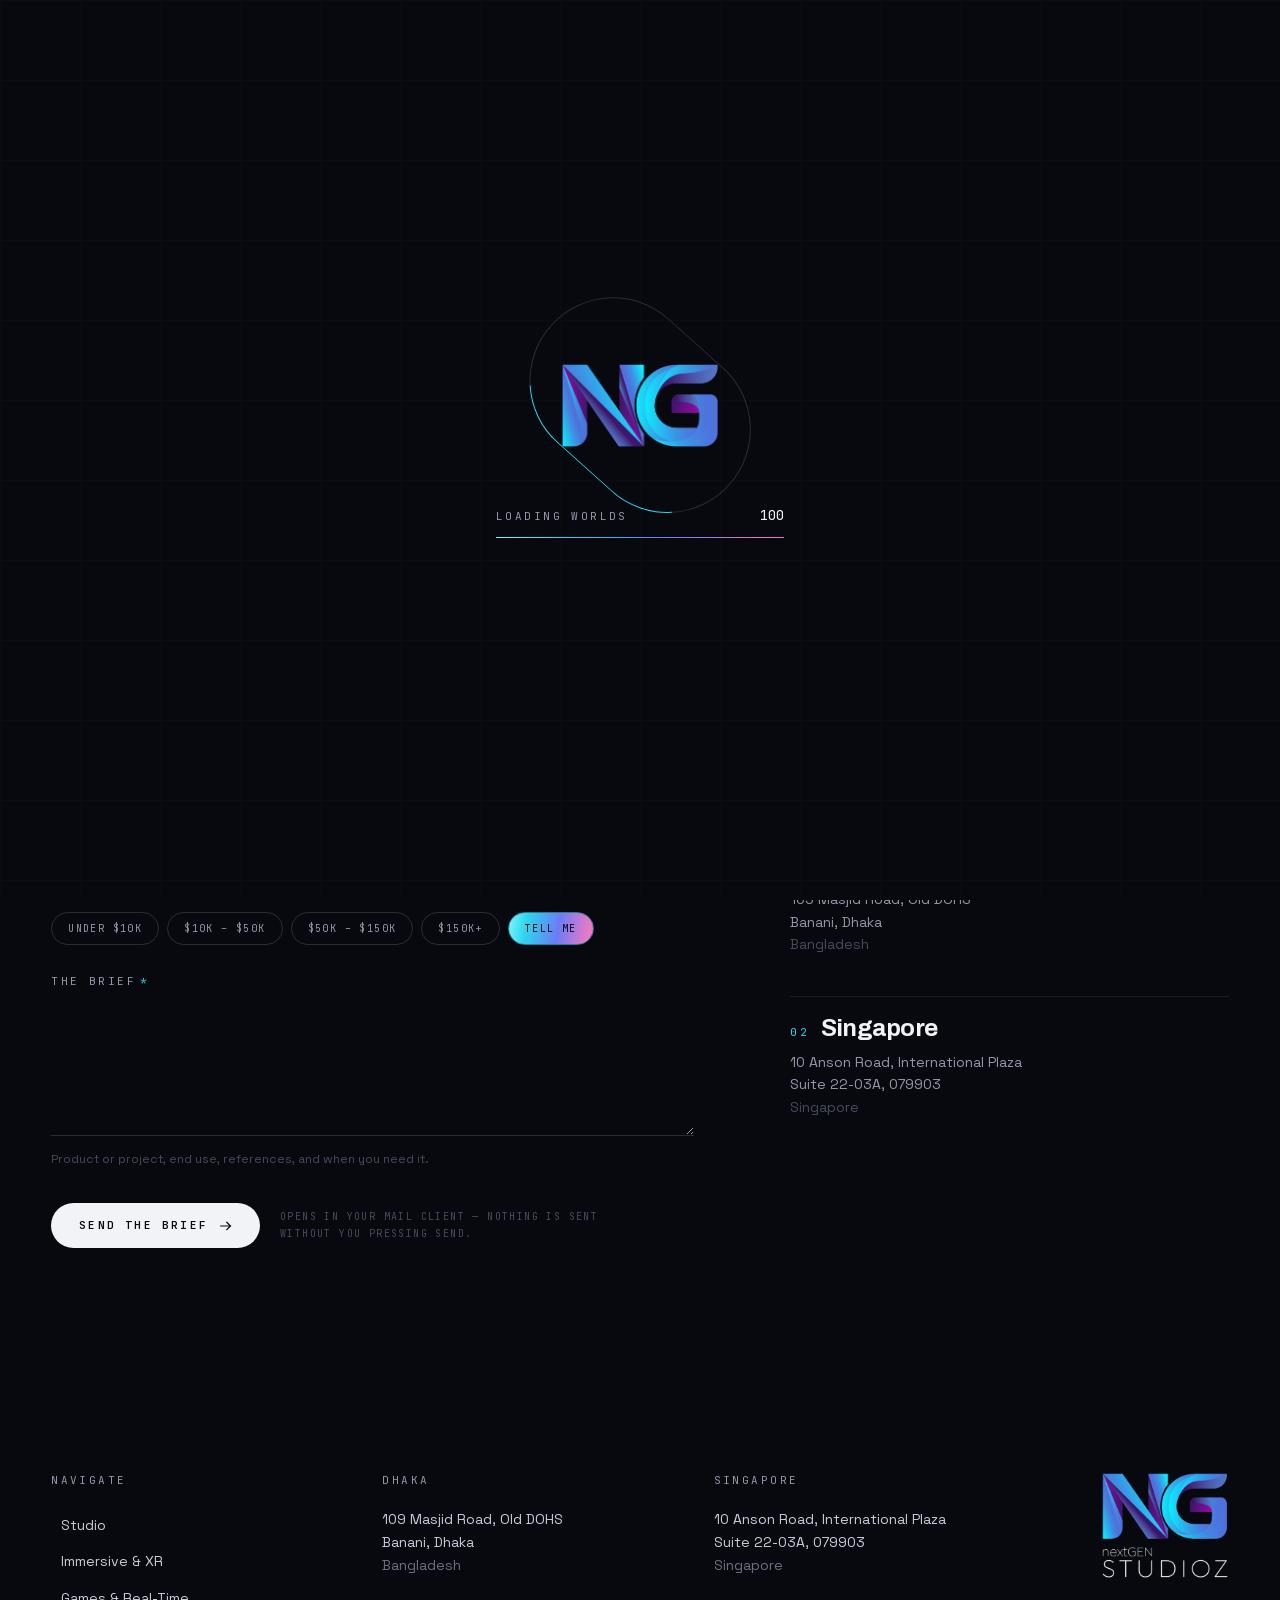
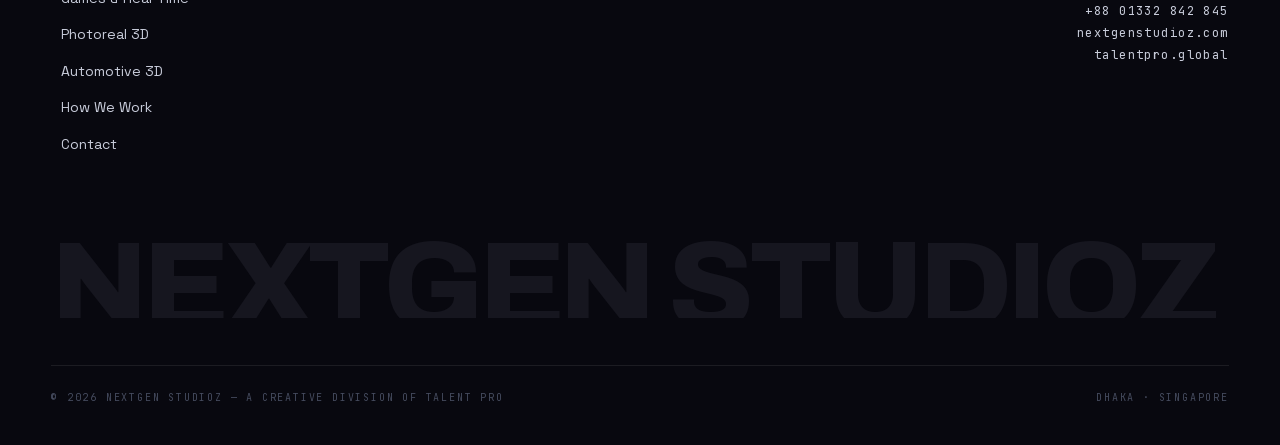
<file: contact/index.html>
<!DOCTYPE html><html lang="en" class="archivo_70e2381f-module__LdYG7q__variable space_grotesk_138bd6dc-module__-yFhkq__variable jetbrains_mono_4eb6c4a7-module__YC5qjq__variable antialiased"><head><meta charSet="utf-8"/><meta name="viewport" content="width=device-width, initial-scale=1"/><link rel="preload" href="/_next/static/media/051742360c26797e-s.p.1bkzbscqrt8rl.woff2" as="font" crossorigin="" type="font/woff2"/><link rel="preload" href="/_next/static/media/0c89a48fa5027cee-s.p.2cyn07wtgehh0.woff2" as="font" crossorigin="" type="font/woff2"/><link rel="preload" href="/_next/static/media/75affa71d1e2f6a7-s.p.17-aodiw50953.woff2" as="font" crossorigin="" type="font/woff2"/><link rel="preload" as="image" href="/media/logo/logo-horizontal.webp" fetchPriority="high"/><link rel="stylesheet" href="/_next/static/chunks/3iot82vaou3xs.css" data-precedence="next"/><link rel="preload" as="script" fetchPriority="low" href="/_next/static/chunks/1u5zan5bs9a7v.js"/><script src="/_next/static/chunks/31c4c1w2_29db.js" async=""></script><script src="/_next/static/chunks/3ntqu9avr-1d1.js" async=""></script><script src="/_next/static/chunks/turbopack-1junc8oumxfia.js" async=""></script><script src="/_next/static/chunks/25kx6hsxrnrc8.js" async="" crossorigin=""></script><script src="/_next/static/chunks/0gih3z7x3fwax.js" async="" crossorigin=""></script><script src="/_next/static/chunks/43voo6egrb2h9.js" async="" crossorigin=""></script><script src="/_next/static/chunks/0b4xxdzlpim9k.js" async="" crossorigin=""></script><meta name="theme-color" content="#08080f"/><meta name="color-scheme" content="dark"/><title>Contact — NextGen Studioz</title><meta name="description" content="Tell us about your product or project. Studios in Dhaka and Singapore, building immersive XR, games and photoreal 3D."/><meta property="og:title" content="NextGen Studioz — We build worlds you can walk into"/><meta property="og:description" content="One studio, one pipeline — from a single product render to a world you can walk into."/><meta property="og:site_name" content="NextGen Studioz"/><meta property="og:type" content="website"/><meta name="twitter:card" content="summary_large_image"/><meta name="twitter:title" content="NextGen Studioz — We build worlds you can walk into"/><meta name="twitter:description" content="One studio, one pipeline — from a single product render to a world you can walk into."/><link rel="icon" href="/favicon.ico?favicon.2lse55rtk-yqg.ico" sizes="48x48" type="image/x-icon"/><link rel="icon" href="/icon.png?icon.22p4u8rw4hw4n.png" sizes="512x512" type="image/png"/><link rel="apple-touch-icon" href="/apple-icon.png?apple-icon.29jzlegll496b.png" sizes="180x180" type="image/png"/><meta name="next-size-adjust" content=""/><script src="/_next/static/chunks/0cz1d0mv5g_q7.js" noModule=""></script></head><body class="min-h-svh"><div hidden=""><!--$--><!--/$--></div><a href="#main" class="sr-only focus:not-sr-only focus:fixed focus:left-4 focus:top-4 focus:z-[99] focus:rounded-full focus:bg-bone focus:px-5 focus:py-2.5 focus:font-mono focus:text-xs focus:uppercase focus:tracking-widest focus:text-ink">Skip to content</a><header class="fixed inset-x-0 top-0 z-[80]"><div class="relative flex items-center justify-between gap-6 border-b px-gutter transition-all duration-500 border-line bg-ink/80 backdrop-blur-xl py-5"><a class="shrink-0" aria-label="NextGen Studioz — home" href="/"><span class="inline-block" style="transform:none"><img src="/media/logo/logo-horizontal.webp" alt="NextGen Studioz" width="1400" height="339" loading="eager" fetchPriority="high" decoding="async" class="block h-auto object-contain transition-all duration-500 w-[11rem]"/></span></a><div class="flex items-center gap-4"><span class="hidden font-mono text-[10px] uppercase tracking-[0.2em] text-ash drop-shadow-[0_1px_3px_rgba(8,8,15,0.9)] lg:block">A creative division of Talent Pro</span><span class="inline-block" style="transform:none"><button type="button" aria-expanded="false" aria-label="Open menu" class="group relative z-[86] flex items-center gap-3 rounded-full border border-line-2 py-2.5 pl-5 pr-2.5 transition-colors duration-300 hover:border-cyan/60"><span class="font-mono text-[10px] uppercase tracking-[0.2em] text-bone">Menu</span><span class="relative grid h-6 w-6 place-items-center"><span class="absolute h-px w-4 bg-bone"></span><span class="absolute h-px w-4 bg-bone"></span></span></button></span></div></div><div aria-hidden="true" class="brand-sweep h-px origin-left" style="transform:scaleX(0)"></div></header><main id="main"><section class="py-24 md:py-36 relative overflow-hidden pt-40 md:pt-48"><div class="grid-paper pointer-events-none absolute inset-0 opacity-50"></div><img src="/media/logo/logo-stacked.webp" alt="NextGen Studioz" width="1400" height="1174" loading="lazy" decoding="async" class="block h-auto object-contain pointer-events-none absolute -right-24 top-24 w-[38vw] opacity-[0.05]"/><div class="relative shell"><div class="mb-6" style="opacity:0;transform:translateY(30px)"><span class="eyebrow">Let&#x27;s talk</span></div><h1 class="display-hero max-w-[18ch] text-[clamp(2.5rem,9vw,8rem)]"><span class="inline-block" aria-label="Let&#x27;s build"><span aria-hidden="true" class="inline-block whitespace-nowrap"><span class="inline-block overflow-hidden align-bottom" style="perspective:600px"><span class="inline-block" style="opacity:0;transform:translateY(110%) rotateX(-78deg)">L</span></span><span class="inline-block overflow-hidden align-bottom" style="perspective:600px"><span class="inline-block" style="opacity:0;transform:translateY(110%) rotateX(-78deg)">e</span></span><span class="inline-block overflow-hidden align-bottom" style="perspective:600px"><span class="inline-block" style="opacity:0;transform:translateY(110%) rotateX(-78deg)">t</span></span><span class="inline-block overflow-hidden align-bottom" style="perspective:600px"><span class="inline-block" style="opacity:0;transform:translateY(110%) rotateX(-78deg)">&#x27;</span></span><span class="inline-block overflow-hidden align-bottom" style="perspective:600px"><span class="inline-block" style="opacity:0;transform:translateY(110%) rotateX(-78deg)">s</span></span><span class="inline-block"> </span></span><span aria-hidden="true" class="inline-block whitespace-nowrap"><span class="inline-block overflow-hidden align-bottom" style="perspective:600px"><span class="inline-block" style="opacity:0;transform:translateY(110%) rotateX(-78deg)">b</span></span><span class="inline-block overflow-hidden align-bottom" style="perspective:600px"><span class="inline-block" style="opacity:0;transform:translateY(110%) rotateX(-78deg)">u</span></span><span class="inline-block overflow-hidden align-bottom" style="perspective:600px"><span class="inline-block" style="opacity:0;transform:translateY(110%) rotateX(-78deg)">i</span></span><span class="inline-block overflow-hidden align-bottom" style="perspective:600px"><span class="inline-block" style="opacity:0;transform:translateY(110%) rotateX(-78deg)">l</span></span><span class="inline-block overflow-hidden align-bottom" style="perspective:600px"><span class="inline-block" style="opacity:0;transform:translateY(110%) rotateX(-78deg)">d</span></span></span></span> <span class="brand-text"><span class="inline-block" aria-label="something"><span aria-hidden="true" class="inline-block whitespace-nowrap"><span class="inline-block overflow-hidden align-bottom" style="perspective:600px"><span class="inline-block" style="opacity:0;transform:translateY(110%) rotateX(-78deg)">s</span></span><span class="inline-block overflow-hidden align-bottom" style="perspective:600px"><span class="inline-block" style="opacity:0;transform:translateY(110%) rotateX(-78deg)">o</span></span><span class="inline-block overflow-hidden align-bottom" style="perspective:600px"><span class="inline-block" style="opacity:0;transform:translateY(110%) rotateX(-78deg)">m</span></span><span class="inline-block overflow-hidden align-bottom" style="perspective:600px"><span class="inline-block" style="opacity:0;transform:translateY(110%) rotateX(-78deg)">e</span></span><span class="inline-block overflow-hidden align-bottom" style="perspective:600px"><span class="inline-block" style="opacity:0;transform:translateY(110%) rotateX(-78deg)">t</span></span><span class="inline-block overflow-hidden align-bottom" style="perspective:600px"><span class="inline-block" style="opacity:0;transform:translateY(110%) rotateX(-78deg)">h</span></span><span class="inline-block overflow-hidden align-bottom" style="perspective:600px"><span class="inline-block" style="opacity:0;transform:translateY(110%) rotateX(-78deg)">i</span></span><span class="inline-block overflow-hidden align-bottom" style="perspective:600px"><span class="inline-block" style="opacity:0;transform:translateY(110%) rotateX(-78deg)">n</span></span><span class="inline-block overflow-hidden align-bottom" style="perspective:600px"><span class="inline-block" style="opacity:0;transform:translateY(110%) rotateX(-78deg)">g</span></span></span></span></span></h1><div class="" style="opacity:0;transform:translateY(30px)"><p class="mt-8 max-w-xl text-base leading-relaxed text-ash md:text-lg">Tell us about your product or project. We&#x27;ll plan the right approach, build it, and deliver work that&#x27;s ready to ship — as a natural extension of your team.</p></div></div></section><section class="relative pb-24 md:pb-32"><div class="shell"><div class="grid gap-16 lg:grid-cols-[minmax(0,1.1fr)_minmax(0,0.75fr)] lg:gap-24"><div class="relative"><form noValidate="" class="flex flex-col gap-7" style="opacity:0"><div class="grid gap-7 sm:grid-cols-2"><div><label for="name" class="eyebrow mb-3 block">Your name<span class="ml-1 text-cyan">*</span></label><input id="name" autoComplete="name" class="w-full border-b border-line-2 bg-transparent pb-2.5 pt-1 text-base text-bone outline-none transition-colors duration-300 placeholder:text-ash-4 hover:border-ash-3 focus:border-cyan" value=""/></div><div><label for="company" class="eyebrow mb-3 block">Company</label><input id="company" autoComplete="organization" class="w-full border-b border-line-2 bg-transparent pb-2.5 pt-1 text-base text-bone outline-none transition-colors duration-300 placeholder:text-ash-4 hover:border-ash-3 focus:border-cyan" value=""/></div></div><div><label for="email" class="eyebrow mb-3 block">Email<span class="ml-1 text-cyan">*</span></label><input id="email" type="email" autoComplete="email" class="w-full border-b border-line-2 bg-transparent pb-2.5 pt-1 text-base text-bone outline-none transition-colors duration-300 placeholder:text-ash-4 hover:border-ash-3 focus:border-cyan" value=""/></div><div><label for="discipline" class="eyebrow mb-3 block">What do you need?</label><div role="radiogroup" aria-label="discipline" class="flex flex-wrap gap-2"><button type="button" role="radio" aria-checked="true" class="relative overflow-hidden rounded-full border px-4 py-2 font-mono text-[10px] uppercase tracking-[0.14em] transition-colors duration-300 border-cyan/60 text-ink"><span class="brand-sweep absolute inset-0"></span><span class="relative z-10">Immersive &amp; XR</span></button><button type="button" role="radio" aria-checked="false" class="relative overflow-hidden rounded-full border px-4 py-2 font-mono text-[10px] uppercase tracking-[0.14em] transition-colors duration-300 border-line-2 text-ash-2 hover:border-ash-3 hover:text-bone"><span class="relative z-10">Games &amp; Real-Time</span></button><button type="button" role="radio" aria-checked="false" class="relative overflow-hidden rounded-full border px-4 py-2 font-mono text-[10px] uppercase tracking-[0.14em] transition-colors duration-300 border-line-2 text-ash-2 hover:border-ash-3 hover:text-bone"><span class="relative z-10">Photoreal 3D</span></button><button type="button" role="radio" aria-checked="false" class="relative overflow-hidden rounded-full border px-4 py-2 font-mono text-[10px] uppercase tracking-[0.14em] transition-colors duration-300 border-line-2 text-ash-2 hover:border-ash-3 hover:text-bone"><span class="relative z-10">Not sure yet</span></button></div></div><div><label for="budget" class="eyebrow mb-3 block">Budget range</label><div role="radiogroup" aria-label="budget" class="flex flex-wrap gap-2"><button type="button" role="radio" aria-checked="false" class="relative overflow-hidden rounded-full border px-4 py-2 font-mono text-[10px] uppercase tracking-[0.14em] transition-colors duration-300 border-line-2 text-ash-2 hover:border-ash-3 hover:text-bone"><span class="relative z-10">Under $10k</span></button><button type="button" role="radio" aria-checked="false" class="relative overflow-hidden rounded-full border px-4 py-2 font-mono text-[10px] uppercase tracking-[0.14em] transition-colors duration-300 border-line-2 text-ash-2 hover:border-ash-3 hover:text-bone"><span class="relative z-10">$10k – $50k</span></button><button type="button" role="radio" aria-checked="false" class="relative overflow-hidden rounded-full border px-4 py-2 font-mono text-[10px] uppercase tracking-[0.14em] transition-colors duration-300 border-line-2 text-ash-2 hover:border-ash-3 hover:text-bone"><span class="relative z-10">$50k – $150k</span></button><button type="button" role="radio" aria-checked="false" class="relative overflow-hidden rounded-full border px-4 py-2 font-mono text-[10px] uppercase tracking-[0.14em] transition-colors duration-300 border-line-2 text-ash-2 hover:border-ash-3 hover:text-bone"><span class="relative z-10">$150k+</span></button><button type="button" role="radio" aria-checked="true" class="relative overflow-hidden rounded-full border px-4 py-2 font-mono text-[10px] uppercase tracking-[0.14em] transition-colors duration-300 border-cyan/60 text-ink"><span class="brand-sweep absolute inset-0"></span><span class="relative z-10">Tell me</span></button></div></div><div><label for="brief" class="eyebrow mb-3 block">The brief<span class="ml-1 text-cyan">*</span></label><textarea id="brief" rows="5" class="w-full border-b border-line-2 bg-transparent pb-2.5 pt-1 text-base text-bone outline-none transition-colors duration-300 placeholder:text-ash-4 hover:border-ash-3 focus:border-cyan resize-y"></textarea><p class="mt-2 text-xs text-ash-4">Product or project, end use, references, and when you need it.</p></div><div class="flex flex-wrap items-center gap-5 pt-2"><span class="inline-block" style="transform:none"><button type="submit" class="group relative inline-flex items-center gap-3 overflow-hidden rounded-full px-7 py-3.5 font-mono text-[11px] font-semibold uppercase tracking-[0.2em] transition-colors duration-300 bg-bone text-ink hover:text-ink" tabindex="0"><span aria-hidden="true" class="brand-sweep absolute inset-0 origin-bottom scale-y-0 transition-transform duration-500 ease-[cubic-bezier(0.16,1,0.3,1)] group-hover:scale-y-100 opacity-90"></span><span class="relative z-10 flex items-center gap-3">Send the brief<svg viewBox="0 0 16 16" fill="none" aria-hidden="true" class="h-3 w-3 transition-transform duration-300 group-hover:translate-x-1"><path d="M1 8h13M9 3l5 5-5 5" stroke="currentColor" stroke-width="1.6" stroke-linecap="square"></path></svg></span></button></span><p class="max-w-xs font-mono text-[10px] uppercase leading-relaxed tracking-[0.14em] text-ash-4">Opens in your mail client — nothing is sent without you pressing send.</p></div></form></div><aside class="flex flex-col gap-12"><div><p class="eyebrow mb-5">Direct</p><ul class="flex flex-col gap-3"><li><a href="mailto:hello@nextgenstudioz.com" class="group inline-flex items-center gap-3 text-lg text-bone transition-colors hover:text-cyan"><span class="h-px w-0 bg-cyan transition-all duration-300 group-hover:w-5"></span>hello@nextgenstudioz.com</a></li><li><a href="tel:+8801332842845" class="group inline-flex items-center gap-3 font-mono text-sm tracking-[0.1em] text-ash transition-colors hover:text-cyan"><span class="h-px w-0 bg-cyan transition-all duration-300 group-hover:w-5"></span>+88 01332 842 845</a></li><li><a href="https://nextgenstudioz.com" target="_blank" rel="noopener noreferrer" class="group inline-flex items-center gap-3 font-mono text-sm tracking-[0.1em] text-ash transition-colors hover:text-cyan"><span class="h-px w-0 bg-cyan transition-all duration-300 group-hover:w-5"></span>nextgenstudioz.com</a></li><li><a href="https://talentpro.global" target="_blank" rel="noopener noreferrer" class="group inline-flex items-center gap-3 font-mono text-sm tracking-[0.1em] text-ash transition-colors hover:text-cyan"><span class="h-px w-0 bg-cyan transition-all duration-300 group-hover:w-5"></span>talentpro.global</a></li></ul></div><div class="flex flex-col gap-10"><div class="border-t border-line pt-5" style="opacity:0;transform:translateY(30px)"><div class="mb-2.5 flex items-baseline gap-3"><span class="font-mono text-[11px] tracking-[0.2em] text-cyan">01</span><h2 class="display-lg text-[clamp(1.15rem,2vw,1.5rem)]">Dhaka</h2></div><address class="not-italic text-sm leading-relaxed text-ash-2"><span class="block">109 Masjid Road, Old DOHS</span><span class="block">Banani, Dhaka</span><span class="block text-ash-4">Bangladesh</span></address></div><div class="border-t border-line pt-5" style="opacity:0;transform:translateY(30px)"><div class="mb-2.5 flex items-baseline gap-3"><span class="font-mono text-[11px] tracking-[0.2em] text-cyan">02</span><h2 class="display-lg text-[clamp(1.15rem,2vw,1.5rem)]">Singapore</h2></div><address class="not-italic text-sm leading-relaxed text-ash-2"><span class="block">10 Anson Road, International Plaza</span><span class="block">Suite 22-03A, 079903</span><span class="block text-ash-4">Singapore</span></address></div></div></aside></div></div></section><!--$--><!--/$--></main><footer class="relative overflow-hidden bg-ink pb-10 pt-24"><div class="shell"><div class="grid gap-14 lg:grid-cols-[minmax(0,1fr)_auto] lg:gap-20"><div class="grid gap-12 sm:grid-cols-2 lg:grid-cols-3"><nav aria-label="Footer"><p class="eyebrow mb-5">Navigate</p><ul class="flex flex-col gap-2.5"><li><a class="group inline-flex items-center gap-2.5 text-sm text-ash transition-colors duration-300 hover:text-bone" href="/"><span class="h-px w-0 bg-cyan transition-all duration-300 group-hover:w-4"></span>Studio</a></li><li><a class="group inline-flex items-center gap-2.5 text-sm text-ash transition-colors duration-300 hover:text-bone" href="/immersive/"><span class="h-px w-0 bg-cyan transition-all duration-300 group-hover:w-4"></span>Immersive &amp; XR</a></li><li><a class="group inline-flex items-center gap-2.5 text-sm text-ash transition-colors duration-300 hover:text-bone" href="/games/"><span class="h-px w-0 bg-cyan transition-all duration-300 group-hover:w-4"></span>Games &amp; Real-Time</a></li><li><a class="group inline-flex items-center gap-2.5 text-sm text-ash transition-colors duration-300 hover:text-bone" href="/visualization/"><span class="h-px w-0 bg-cyan transition-all duration-300 group-hover:w-4"></span>Photoreal 3D</a></li><li><a class="group inline-flex items-center gap-2.5 text-sm text-ash transition-colors duration-300 hover:text-bone" href="/automotive/"><span class="h-px w-0 bg-cyan transition-all duration-300 group-hover:w-4"></span>Automotive 3D</a></li><li><a class="group inline-flex items-center gap-2.5 text-sm text-ash transition-colors duration-300 hover:text-bone" href="/workflow/"><span class="h-px w-0 bg-cyan transition-all duration-300 group-hover:w-4"></span>How We Work</a></li><li><a class="group inline-flex items-center gap-2.5 text-sm text-ash transition-colors duration-300 hover:text-bone" href="/contact/"><span class="h-px w-0 bg-cyan transition-all duration-300 group-hover:w-4"></span>Contact</a></li></ul></nav><div><p class="eyebrow mb-5">Dhaka</p><address class="not-italic text-sm leading-relaxed text-ash"><span class="block">109 Masjid Road, Old DOHS</span><span class="block">Banani, Dhaka</span><span class="block text-ash-3">Bangladesh</span></address></div><div><p class="eyebrow mb-5">Singapore</p><address class="not-italic text-sm leading-relaxed text-ash"><span class="block">10 Anson Road, International Plaza</span><span class="block">Suite 22-03A, 079903</span><span class="block text-ash-3">Singapore</span></address></div></div><div class="flex flex-col items-start gap-6 lg:items-end"><img src="/media/logo/logo-stacked.webp" alt="NextGen Studioz" width="1400" height="1174" loading="lazy" decoding="async" class="block h-auto object-contain w-32"/><div class="flex flex-col gap-1.5 lg:text-right"><a href="tel:+8801332842845" class="font-mono text-xs tracking-[0.12em] text-ash transition-colors hover:text-cyan">+88 01332 842 845</a><a href="https://nextgenstudioz.com" target="_blank" rel="noopener noreferrer" class="font-mono text-xs tracking-[0.12em] text-ash transition-colors hover:text-cyan">nextgenstudioz.com</a><a href="https://talentpro.global" target="_blank" rel="noopener noreferrer" class="font-mono text-xs tracking-[0.12em] text-ash transition-colors hover:text-cyan">talentpro.global</a></div></div></div><div class="reveal-mask mt-20 select-none [container-type:inline-size]" style="--reveal-b:100%;opacity:0.4;transform:translateY(18px)"><p aria-hidden="true" class="display-hero whitespace-nowrap text-[10.55cqw] leading-[0.8] text-ink-4">NEXTGEN STUDIOZ</p></div><div class="mt-8 flex flex-wrap items-center justify-between gap-4 border-t border-line pt-6"><p class="font-mono text-[10px] uppercase tracking-[0.18em] text-ash-4">© <!-- -->2026<!-- --> <!-- -->NextGen Studioz<!-- --> — <!-- -->A creative division of Talent Pro</p><p class="font-mono text-[10px] uppercase tracking-[0.18em] text-ash-4">Dhaka · Singapore</p></div></div></footer><script src="/_next/static/chunks/1u5zan5bs9a7v.js" id="_R_" async=""></script><script>(self.__next_f=self.__next_f||[]).push([0])</script><script>self.__next_f.push([1,"1:\"$Sreact.fragment\"\n2:I[33602,[\"/_next/static/chunks/25kx6hsxrnrc8.js\",\"/_next/static/chunks/0gih3z7x3fwax.js\",\"/_next/static/chunks/43voo6egrb2h9.js\"],\"SmoothScroll\"]\n3:I[60580,[\"/_next/static/chunks/25kx6hsxrnrc8.js\",\"/_next/static/chunks/0gih3z7x3fwax.js\",\"/_next/static/chunks/43voo6egrb2h9.js\"],\"CursorProvider\"]\n4:I[92859,[\"/_next/static/chunks/25kx6hsxrnrc8.js\",\"/_next/static/chunks/0gih3z7x3fwax.js\",\"/_next/static/chunks/43voo6egrb2h9.js\"],\"RouteTransitionProvider\"]\n5:I[40731,[\"/_next/static/chunks/25kx6hsxrnrc8.js\",\"/_next/static/chunks/0gih3z7x3fwax.js\",\"/_next/static/chunks/43voo6egrb2h9.js\"],\"LightboxProvider\"]\n6:I[11737,[\"/_next/static/chunks/25kx6hsxrnrc8.js\",\"/_next/static/chunks/0gih3z7x3fwax.js\",\"/_next/static/chunks/43voo6egrb2h9.js\"],\"Preloader\"]\n7:I[42724,[\"/_next/static/chunks/25kx6hsxrnrc8.js\",\"/_next/static/chunks/0gih3z7x3fwax.js\",\"/_next/static/chunks/43voo6egrb2h9.js\"],\"Nav\"]\n8:I[39756,[\"/_next/static/chunks/25kx6hsxrnrc8.js\",\"/_next/static/chunks/0gih3z7x3fwax.js\",\"/_next/static/chunks/43voo6egrb2h9.js\"],\"default\"]\n9:I[37457,[\"/_next/static/chunks/25kx6hsxrnrc8.js\",\"/_next/static/chunks/0gih3z7x3fwax.js\",\"/_next/static/chunks/43voo6egrb2h9.js\"],\"default\"]\na:I[56691,[\"/_next/static/chunks/25kx6hsxrnrc8.js\",\"/_next/static/chunks/0gih3z7x3fwax.js\",\"/_next/static/chunks/43voo6egrb2h9.js\"],\"Footer\"]\nb:I[13889,[\"/_next/static/chunks/25kx6hsxrnrc8.js\",\"/_next/static/chunks/0gih3z7x3fwax.js\",\"/_next/static/chunks/43voo6egrb2h9.js\",\"/_next/static/chunks/0b4xxdzlpim9k.js\"],\"Section\"]\nc:I[73195,[\"/_next/static/chunks/25kx6hsxrnrc8.js\",\"/_next/static/chunks/0gih3z7x3fwax.js\",\"/_next/static/chunks/43voo6egrb2h9.js\",\"/_next/static/chunks/0b4xxdzlpim9k.js\"],\"Reveal\"]\nd:I[52672,[\"/_next/static/chunks/25kx6hsxrnrc8.js\",\"/_next/static/chunks/0gih3z7x3fwax.js\",\"/_next/static/chunks/43voo6egrb2h9.js\",\"/_next/static/chunks/0b4xxdzlpim9k.js\"],\"SplitText\"]\ne:I[67687,[\"/_next/static/chunks/25kx6hsxrnrc8.js\",\"/_next/static/chunks/0gih3z7x3fwax.js\",\"/_next/static/chunks/43voo6egrb2h9.js\",\"/_next/static/chunks/0b4xxdzlpim9k.js\"],\"ContactForm\"]\n18:I[68027,[\"/_next/static/chunks/25kx6hsxrnrc8.js\",\"/_next/static/chunks/0gih3z7x3fwax.js\",\"/_next/static/chunks/43voo6egrb2h9.js\"],\"default\",1]\n:HL[\"/_next/static/chunks/3iot82vaou3xs.css\",\"style\"]\n:HL[\"/_next/static/media/051742360c26797e-s.p.1bkzbscqrt8rl.woff2\",\"font\",{\"crossOrigin\":\"\",\"type\":\"font/woff2\"}]\n:HL[\"/_next/static/media/0c89a48fa5027cee-s.p.2cyn07wtgehh0.woff2\",\"font\",{\"crossOrigin\":\"\",\"type\":\"font/woff2\"}]\n:HL[\"/_next/static/media/75affa71d1e2f6a7-s.p.17-aodiw50953.woff2\",\"font\",{\"crossOrigin\":\"\",\"type\":\"font/woff2\"}]\n16:X\n0:{\"P\":null,\"c\":[\"\",\"contact\",\"\"],\"q\":\"\",\"i\":false,\"f\":[[[\"\",{\"children\":[\"contact\",{\"children\":[\"__PAGE__\",{},\"$undefined\",\"$undefined\",4608]},\"$undefined\",\"$undefined\",4608]},\"$undefined\",\"$undefined\",4624],[[\"$\",\"$1\",\"c\",{\"children\":[[[\"$\",\"link\",\"0\",{\"rel\":\"stylesheet\",\"href\":\"/_next/static/chunks/3iot82vaou3xs.css\",\"precedence\":\"next\",\"crossOrigin\":\"$undefined\",\"nonce\":\"$undefined\"}],[\"$\",\"script\",\"script-0\",{\"src\":\"/_next/static/chunks/25kx6hsxrnrc8.js\",\"async\":true,\"nonce\":\"$undefined\"}],[\"$\",\"script\",\"script-1\",{\"src\":\"/_next/static/chunks/0gih3z7x3fwax.js\",\"async\":true,\"nonce\":\"$undefined\"}],[\"$\",\"script\",\"script-2\",{\"src\":\"/_next/static/chunks/43voo6egrb2h9.js\",\"async\":true,\"nonce\":\"$undefined\"}]],[\"$\",\"html\",null,{\"lang\":\"en\",\"className\":\"archivo_70e2381f-module__LdYG7q__variable space_grotesk_138bd6dc-module__-yFhkq__variable jetbrains_mono_4eb6c4a7-module__YC5qjq__variable antialiased\",\"children\":[\"$\",\"body\",null,{\"className\":\"min-h-svh\",\"children\":[[\"$\",\"$L2\",null,{}],[\"$\",\"$L3\",null,{\"children\":[\"$\",\"$L4\",null,{\"children\":[\"$\",\"$L5\",null,{\"children\":[[\"$\",\"$L6\",null,{}],[\"$\",\"a\",null,{\"href\":\"#main\",\"className\":\"sr-only focus:not-sr-only focus:fixed focus:left-4 focus:top-4 focus:z-[99] focus:rounded-full focus:bg-bone focus:px-5 focus:py-2.5 focus:font-mono focus:text-xs focus:uppercase focus:tracking-widest focus:text-ink\",\"children\":\"Skip to content\"}],[\"$\",\"$L7\",null,{}],[\"$\",\"main\",null,{\"id\":\"main\",\"children\":[\"$\",\"$L8\",null,{\"parallelRouterKey\":\"children\",\"error\":\"$undefined\",\"errorStyles\":\"$undefined\",\"errorScripts\":\"$undefined\",\"template\":[\"$\",\"$L9\",null,{}],\"templateStyles\":\"$undefined\",\"templateScripts\":\"$undefined\",\"notFound\":[[[\"$\",\"title\",null,{\"children\":\"404: This page could not be found.\"}],[\"$\",\"div\",null,{\"style\":{\"fontFamily\":\"system-ui,\\\"Segoe UI\\\",Roboto,Helvetica,Arial,sans-serif,\\\"Apple Color Emoji\\\",\\\"Segoe UI Emoji\\\"\",\"height\":\"100vh\",\"textAlign\":\"center\",\"display\":\"flex\",\"flexDirection\":\"column\",\"alignItems\":\"center\",\"justifyContent\":\"center\"},\"children\":[\"$\",\"div\",null,{\"children\":[[\"$\",\"style\",null,{\"dangerouslySetInnerHTML\":{\"__html\":\"body{color:#000;background:#fff;margin:0}.next-error-h1{border-right:1px solid rgba(0,0,0,.3)}@media (prefers-color-scheme:dark){body{color:#fff;background:#000}.next-error-h1{border-right:1px solid rgba(255,255,255,.3)}}\"}}],[\"$\",\"h1\",null,{\"className\":\"next-error-h1\",\"style\":{\"display\":\"inline-block\",\"margin\":\"0 20px 0 0\",\"padding\":\"0 23px 0 0\",\"fontSize\":24,\"fontWeight\":500,\"verticalAlign\":\"top\",\"lineHeight\":\"49px\"},\"children\":404}],[\"$\",\"div\",null,{\"style\":{\"display\":\"inline-block\"},\"children\":[\"$\",\"h2\",null,{\"style\":{\"fontSize\":14,\"fontWeight\":400,\"lineHeight\":\"49px\",\"margin\":0},\"children\":\"This page could not be found.\"}]}]]}]}]],[]],\"forbidden\":\"$undefined\",\"unauthorized\":\"$undefined\"}]}],[\"$\",\"$La\",null,{}]]}]}]}]]}]}]]}],{\"children\":[[\"$\",\"$1\",\"c\",{\"children\":[null,[\"$\",\"$L8\",null,{\"parallelRouterKey\":\"children\",\"error\":\"$undefined\",\"errorStyles\":\"$undefined\",\"errorScripts\":\"$undefined\",\"template\":[\"$\",\"$L9\",null,{}],\"templateStyles\":\"$undefined\",\"templateScripts\":\"$undefined\",\"notFound\":\"$undefined\",\"forbidden\":\"$undefined\",\"unauthorized\":\"$undefined\"}]]}],{\"children\":[[\"$\",\"$1\",\"c\",{\"children\":[[[\"$\",\"$Lb\",null,{\"className\":\"relative overflow-hidden pt-40 md:pt-48\",\"children\":[[\"$\",\"div\",null,{\"className\":\"grid-paper pointer-events-none absolute inset-0 opacity-50\"}],[\"$\",\"img\",null,{\"src\":\"/media/logo/logo-stacked.webp\",\"alt\":\"NextGen Studioz\",\"width\":1400,\"height\":1174,\"loading\":\"lazy\",\"decoding\":\"async\",\"className\":\"block h-auto object-contain pointer-events-none absolute -right-24 top-24 w-[38vw] opacity-[0.05]\"}],[\"$\",\"div\",null,{\"className\":\"relative shell\",\"children\":[[\"$\",\"$Lc\",null,{\"soft\":true,\"className\":\"mb-6\",\"children\":[\"$\",\"span\",null,{\"className\":\"eyebrow\",\"children\":\"Let's talk\"}]}],[\"$\",\"h1\",null,{\"className\":\"display-hero max-w-[18ch] text-[clamp(2.5rem,9vw,8rem)]\",\"children\":[[\"$\",\"$Ld\",null,{\"by\":\"char\",\"children\":\"Let's build\"}],\" \",[\"$\",\"span\",null,{\"className\":\"brand-text\",\"children\":[\"$\",\"$Ld\",null,{\"by\":\"char\",\"delay\":0.2,\"children\":\"something\"}]}]]}],[\"$\",\"$Lc\",null,{\"soft\":true,\"delay\":0.2,\"children\":[\"$\",\"p\",null,{\"className\":\"mt-8 max-w-xl text-base leading-relaxed text-ash md:text-lg\",\"children\":\"Tell us about your product or project. We'll plan the right approach, build it, and deliver work that's ready to ship — as a natural extension of your team.\"}]}]]}]]}],[\"$\",\"$Lb\",null,{\"flush\":true,\"children\":[\"$\",\"div\",null,{\"className\":\"shell\",\"children\":[\"$\",\"div\",null,{\"className\":\"grid gap-16 lg:grid-cols-[minmax(0,1.1fr)_minmax(0,0.75fr)] lg:gap-24\",\"children\":[[\"$\",\"$Le\",null,{}],[\"$\",\"aside\",null,{\"className\":\"flex flex-col gap-12\",\"children\":[[\"$\",\"div\",null,{\"children\":[[\"$\",\"p\",null,{\"className\":\"eyebrow mb-5\",\"children\":\"Direct\"}],[\"$\",\"ul\",null,{\"className\":\"flex flex-col gap-3\",\"children\":[\"$Lf\",\"$L10\",[\"$L11\",\"$L12\"]]}]]}],\"$L13\"]}]]}]}]}]],[\"$L14\"],\"$L15\"]}],{},null,false,null]},null,false,\"$16\"]},null,false,null],\"$L17\",false]],\"m\":\"$undefined\",\"G\":[\"$18\",[\"$L19\"]],\"S\":true,\"h\":null,\"r\":\"$undefined\",\"s\":\"$undefined\",\"a\":\"$undefined\",\"l\":\"$undefined\",\"p\":\"$undefined\",\"d\":\"$undefined\",\"b\":\"XdAcz6lCWw4Aq6MK7I1jW\"}\n1a:I[73195,[\"/_next/static/chunks/25kx6hsxrnrc8.js\",\"/_next/static/chunks/0gih3z7x3fwax.js\",\"/_next/static/chunks/43voo6egrb2h9.js\",\"/_next/static/chunks/0b4xxdzlpim9k.js\"],\"RevealGroup\"]\n1b:I[73195,[\"/_next/static/chunks/25kx6hsxrnrc8.js\",\"/_next/static/chunks/0gih3z7x3fwax.js\",\"/_next/static/chunks/43voo6egrb2h9.js\",\"/_next/static/chunks/0b4xxdzlpim9k.js\"],\"RevealItem\"]\n1c:I[97367,[\"/_next/static/chunks/25kx6hsxrnrc8.js\",\"/_next/static/chunks/0gih3z7x3fwax.js\",\"/_next/static/chunks/43voo6egrb2h9.js\"],\"OutletBoundary\"]\n1d:\"$Sreact.suspense\"\n1f:I[97367,[\"/_next/static/chunks/25kx6hsxrnrc8.js\",\"/_next/static/chunks/0gih3z7x3fwax.js\",\"/_next/static/chunks/43voo6egrb2h9.js\"],\"ViewportBoundary\"]\n21:I[97367,[\"/_next/static/chunks/25kx6hsxrnrc8.js\",\"/_next/static/chunks/0gih3z7x3fwax.js\",\"/_next/static/chunks/43voo6egrb2h9.js\"],\"MetadataBoundary\"]\nf:[\"$\",\"li\",null,{\"children\":[\"$\",\"a\",null,{\"href\":\"mailto:hello@nextgenstudioz.com\",\"className\":\"group inline-flex items-center gap-3 text-lg text-bone transition-colors hover:text-cyan\",\"children\":[[\"$\",\"span\",null,{\"className\":\"h-px w-0 bg-cyan transition-all duration-300 group-hover:w-5\"}],\"hello@nextgenstudioz.com\"]}]}]\n10:[\"$\",\"li\",null,{\"children\":[\"$\",\"a\",null,{\"href\":\"tel:+8801332842845\",\"className\":\"group inline-flex items-center gap-3 font-mono text-sm tracking-[0.1em] text-ash transition-colors hover:text-cyan\",\"children\":[[\"$\",\"span\",null,{\"className\":\"h-px w-0 bg-cyan transition-all duration-300 group-hover:w-5\"}],\"+88 01332 842 845\"]}]}]\n11:[\"$\",\"li\",\"nextgenstudioz.com\",{\"children\":[\"$\",\"a\",null,{\"href\":\"https://nextgenstudioz.com\",\"target\":\"_blank\",\"rel\":\"noopener noreferrer\",\"className\":\"group inline-flex items-center gap-3 font-mono text-sm tracking-[0.1em] text-ash transition-colors hover:text-cyan\",\"children\":[[\"$\",\"span\",null,{\"className\":\"h-px w-0 bg-cyan transition-all duration-300 group-hover:w-5\"}],\"nextgenstudioz.com\"]}]}]\n12:[\"$\",\"li\",\"talentpro.global\",{\"children\":[\"$\",\"a\",null,{\"href\":\"https://talentpro.global\",\"target\":\"_blank\",\"rel\":\"noopener noreferrer\",\"className\":\"group inline-flex items-center gap-3 font-mono text-sm tracking-[0.1em] text-ash transition-colors hover:text-cyan\",\"children\":[[\"$\",\"span\",null,{\"className\":\"h-px w-0 bg-cyan transition-all duration-300 group-hover:w-5\"}],\"talentpro.global\"]}]}]\n13:[\"$\",\"$L1a\",null,{\"className\":\"flex flex-col gap-10\",\"children\":[[\"$\",\"$L1b\",\"Dhaka\",{\"className\":\"border-t border-line pt-5\",\"children\":[[\"$\",\"div\",null,{\"className\":\"mb-2.5 flex items-baseline gap-3\",\"children\":[[\"$\",\"span\",null,{\"className\":\"font-mono text-[11px] tracking-[0.2em] text-cyan\",\"children\":\"01\"}],[\"$\",\"h2\",null,{\"className\":\"display-lg text-[clamp(1.15rem,2vw,1.5rem)]\",\"children\":\"Dhaka\"}]]}],[\"$\",\"address\",null,{\"className\":\"not-italic text-sm leading-relaxed text-ash-2\",\"children\":[[[\"$\",\"span\",\"109 Masjid Road, Old DOHS\",{\"className\":\"block\",\"children\":\"109 Masjid Road, Old DOHS\"}],[\"$\",\"span\",\"Banani, Dhaka\",{\"className\":\"block\",\"children\":\"Banani, Dhaka\"}]],[\"$\",\"span\",null,{\"className\":\"block text-ash-4\",\"children\":\"Bangladesh\"}]]}]]}],[\"$\",\"$L1b\",\"Singapore\",{\"className\":\"border-t border-line pt-5\",\"children\":[[\"$\",\"div\",null,{\"className\":\"mb-2.5 flex items-baseline gap-3\",\"children\":[[\"$\",\"span\",null,{\"className\":\"font-mono text-[11px] tracking-[0.2em] text-cyan\",\"children\":\"02\"}],[\"$\",\"h2\",null,{\"className\":\"display-lg text-[clamp(1.15rem,2vw,1.5rem)]\",\"children\":\"Singapore\"}]]}],[\"$\",\"address\",null,{\"className\":\"not-italic text-sm leading-relaxed text-ash-2\",\"children\":[[[\"$\",\"span\",\"10 Anson Road, International Plaza\",{\"className\":\"block\",\"children\":\"10 Anson Road, International Plaza\"}],[\"$\",\"span\",\"Suite 22-03A, 079903\",{\"className\":\"block\",\"children\":\"Suite 22-03A, 079903\"}]],[\"$\",\"span\",null,{\"className\":\"block text-ash-4\",\"children\":\"Singapore\"}]]}]]}]]}]\n14:[\"$\",\"script\",\"script-0\",{\"src\":\"/_next/static/chunks/0b4xxdzlpim9k.js\",\"async\":true,\"nonce\":\"$undefined\"}]\n15:[\"$\",\"$L1c\",null,{\"children\":[\"$\",\"$1d\",null,{\"name\":\"Next.MetadataOutlet\",\"children\":\"$@1e\"}]}]\n17:[\"$\",\"$1\",\"h\",{\"children\":[null,[\"$\",\"$L1f\",null,{\"children\":\"$L20\"}],[\"$\",\"div\",null,{\"hidden\":true,\"children\":[\"$\",\"$L21\",null,{\"children\":[\"$\",\"$1d\",null,{\"name\":\"Next.Metadata\",\"children\":\"$L22\"}]}]}],[\"$\",\"meta\",null,{\"name\":\"next-size-adjust\",\"content\":\"\"}]]}]\n19:[\"$\",\"link\",\"0\",{\"rel\":\"stylesheet\",\"href\":\"/_next/static/chunks/3iot82vaou3xs.css\",\"precedence\":\"next\",\"crossOrigin\":\"$undefined\",\"nonce\":\"$undefined\"}]\n16:C\n20:[[\"$\",\"meta\",\"0\",{\"charSet\":\"utf-8\"}],[\"$\",\"meta\",\"1\",{\"name\":\"viewport\",\"content\":\"width=device-width, initial-scale=1\"}],[\"$\",\"meta\",\"2\",{\"name\":\"theme-color\",\"content\":\"#08080f\"}],[\"$\",\"meta\",\"3\",{\"name\":\"color-scheme\",\"content\":\"dark\"}]]\n23:I[27201,[\"/_next/static/chunks/25kx6hsxrnrc8.js\",\"/_next/static/chunks/0gih3z7x3fwax.js\",\"/_next/static/chunks/43voo6egrb2h9.js\"],\"IconMark\"]\n1e:null\n22:[[\"$\",\"title\",\"0\",{\"children\":\"Contact — NextGen Studioz\"}],[\"$\",\"meta\",\"1\",{\"name\":\"description\",\"content\":\"Tell us about your product or project. Studios in Dhaka and Singapore, building immersive XR, games and photoreal 3D.\"}],[\"$\",\"meta\",\"2\",{\"property\":\"og:title\",\"content\":\"NextGen Studioz — We build worlds you can walk into\"}],[\"$\",\"meta\",\"3\",{\"property\":\"og:description\",\"content\":\"One studio, one pipeline — from a single product render to a world you can walk into.\"}],[\"$\",\"meta\",\"4\",{\"property\":\"og:site_name\",\"content\":\"NextGen Studioz\"}],[\"$\",\"meta\",\"5\",{\"property\":\"og:type\",\"content\":\"website\"}],[\"$\",\"meta\",\"6\",{\"name\":\"twitter:card\",\"content\":\"summary_large_image\"}],[\"$\",\"meta\",\"7\",{\"name\":\"twitter:title\",\"content\":\"NextGen Studioz — We build worlds you can walk into\"}],[\"$\",\"meta\",\"8\",{\"name\":\"twitter:description\",\"content\":\"One studio, one pipeline — from a single product render to a world you can walk into.\"}],[\"$\",\"link\",\"9\",{\"rel\":\"icon\",\"href\":\"/favicon.ico?favicon.2lse55rtk-yqg.ico\",\"sizes\":\"48x48\",\"type\":\"image/x-icon\"}],[\"$\",\"link\",\"10\",{\"rel\":\"icon\",\"href\":\"/icon.png?icon.22p4u8rw4hw4n.png\",\"sizes\":\"512x512\",\"type\":\"image/png\"}],[\"$\",\"link\",\"11\",{\"rel\":\"apple-touch-icon\",\"href\":\"/apple-icon.png?apple-icon.29jzlegll496b.png\",\"sizes\":\"180x180\",\"type\":\"image/png\"}],[\"$\",\"$L23\",\"12\",{}]]\n"])</script></body></html>
</file>
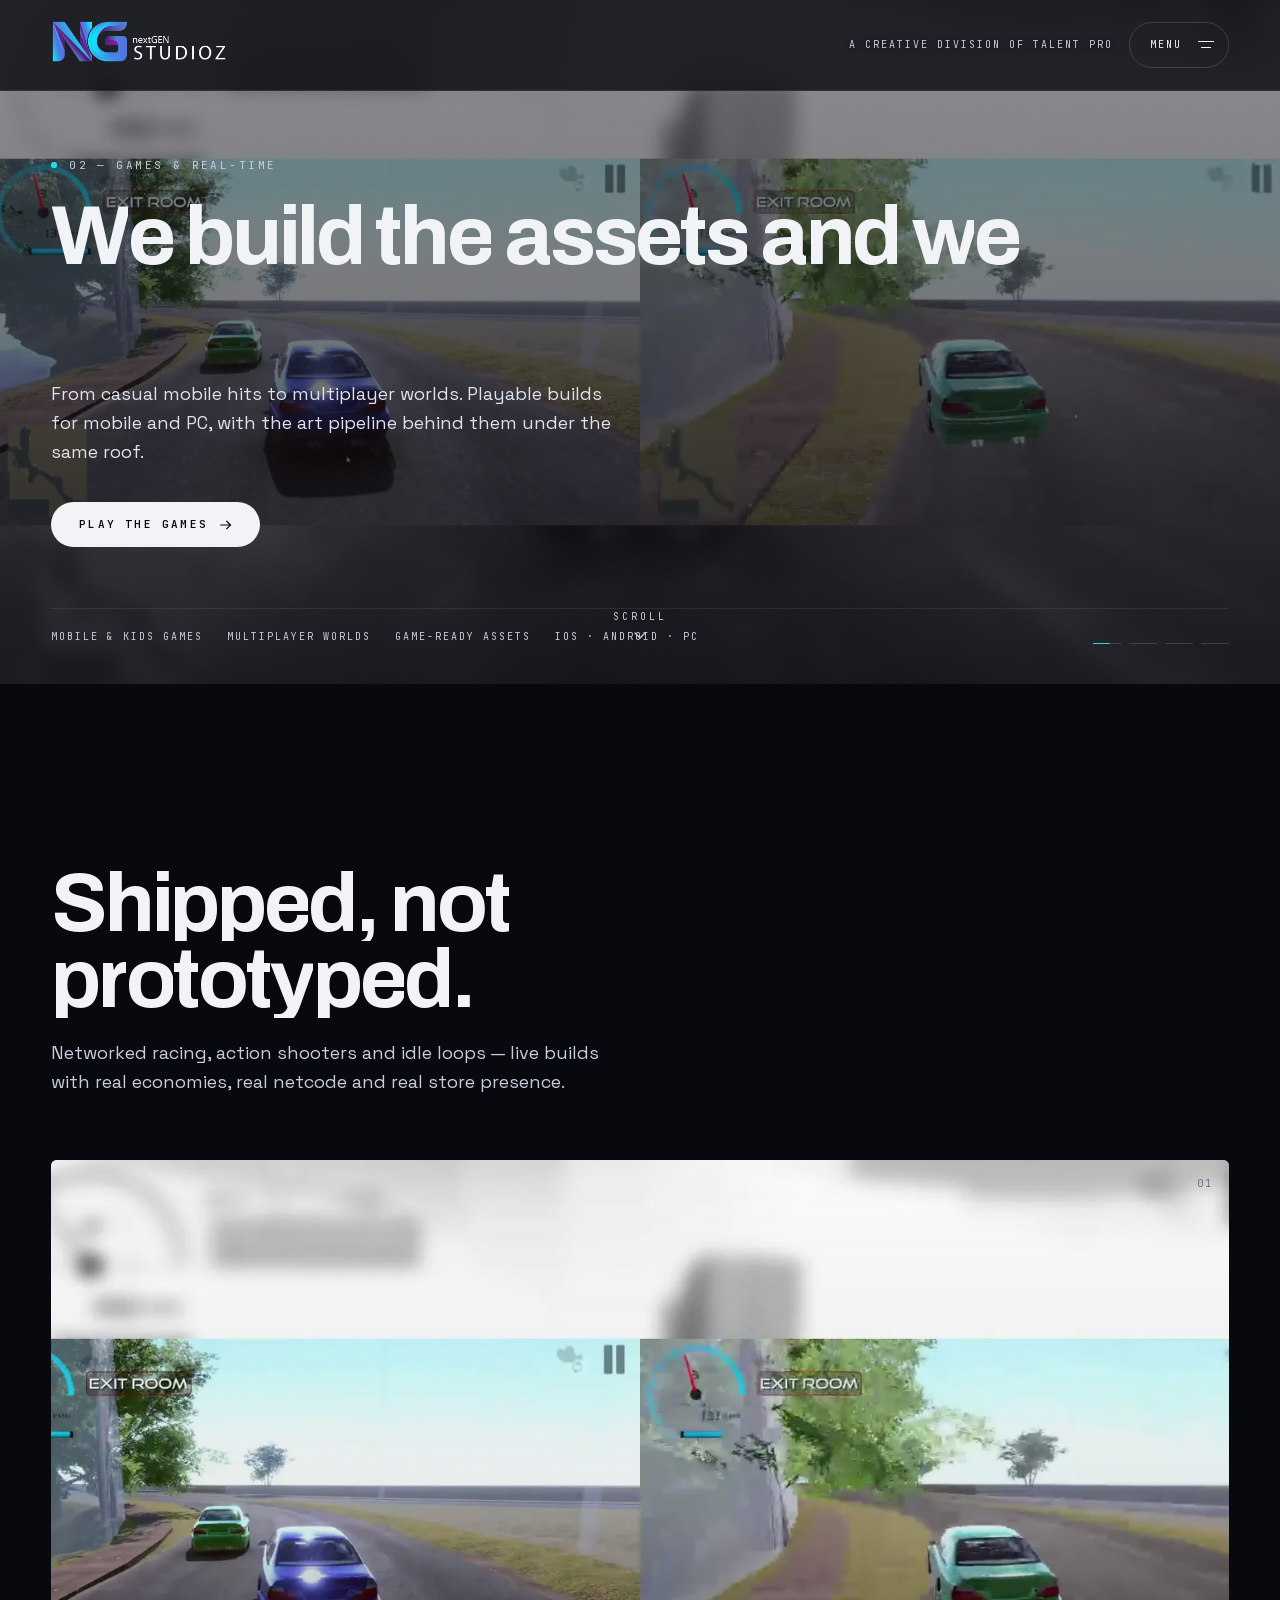
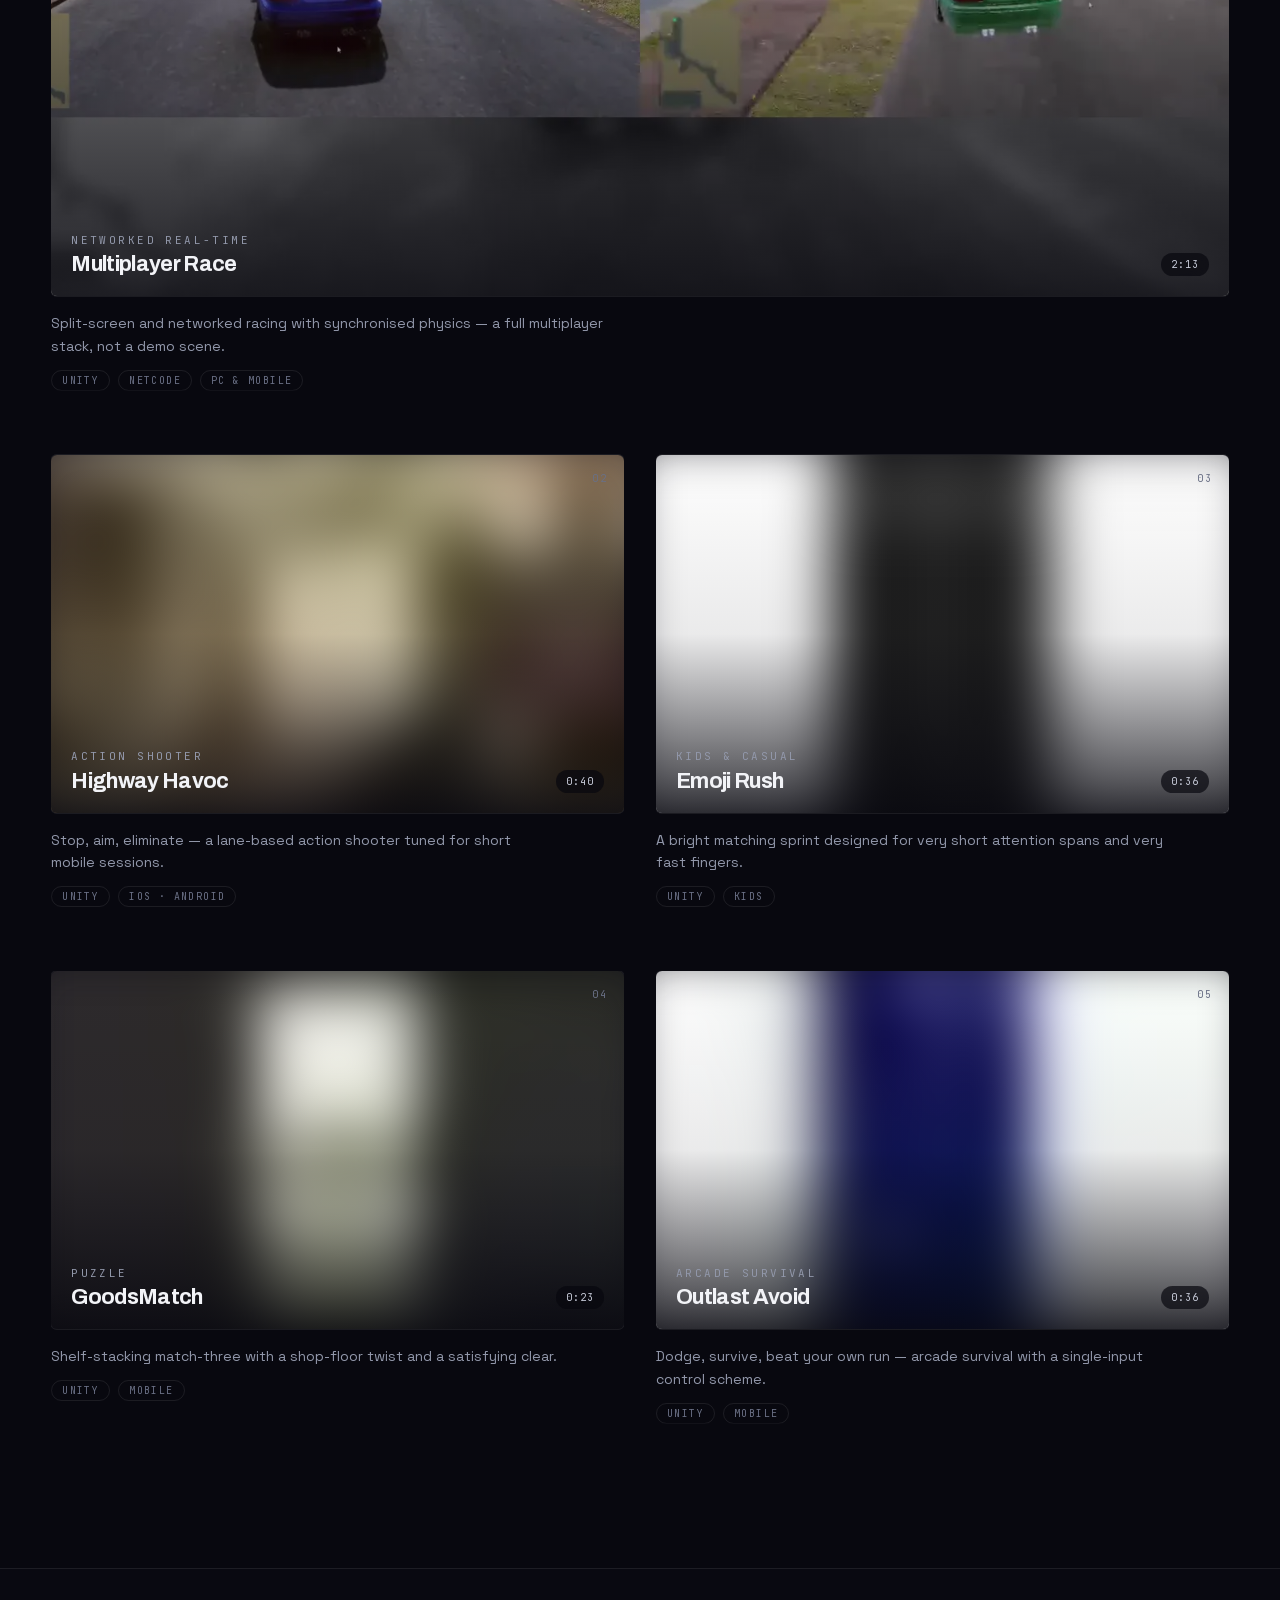
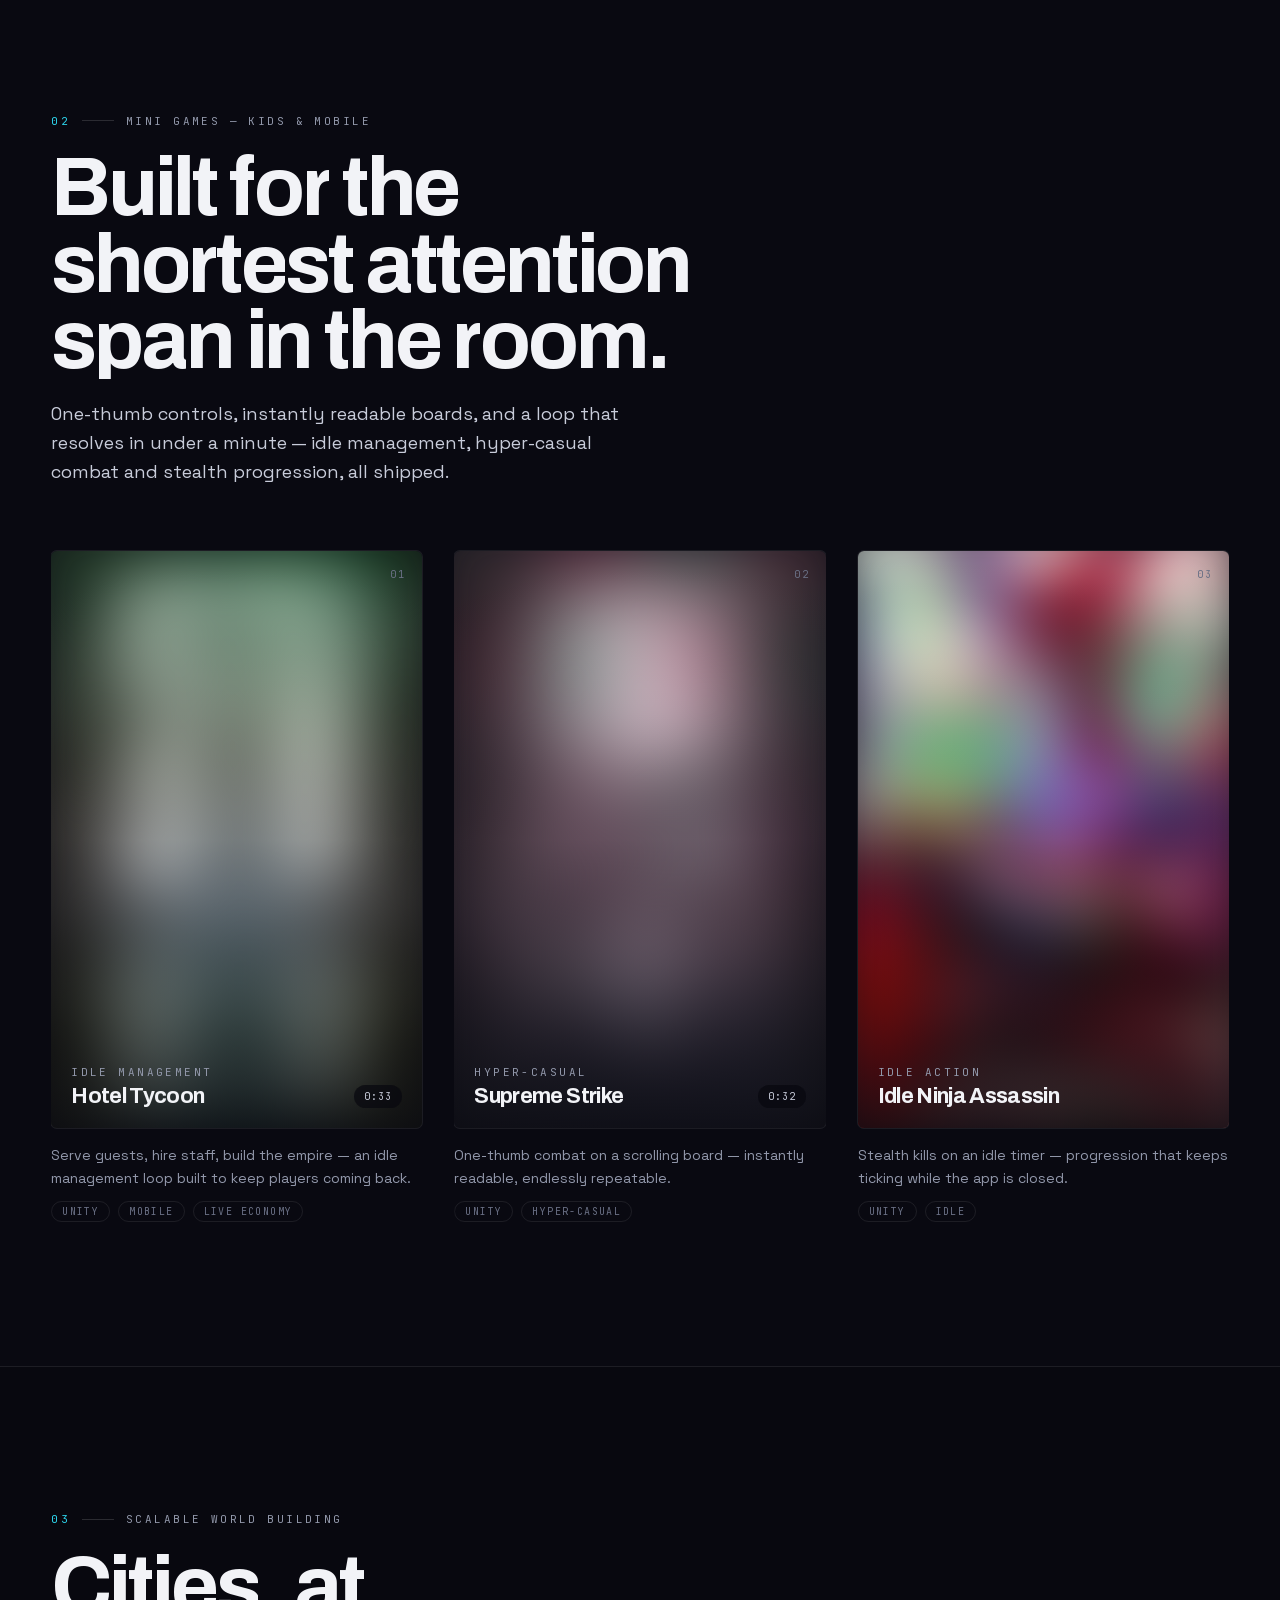
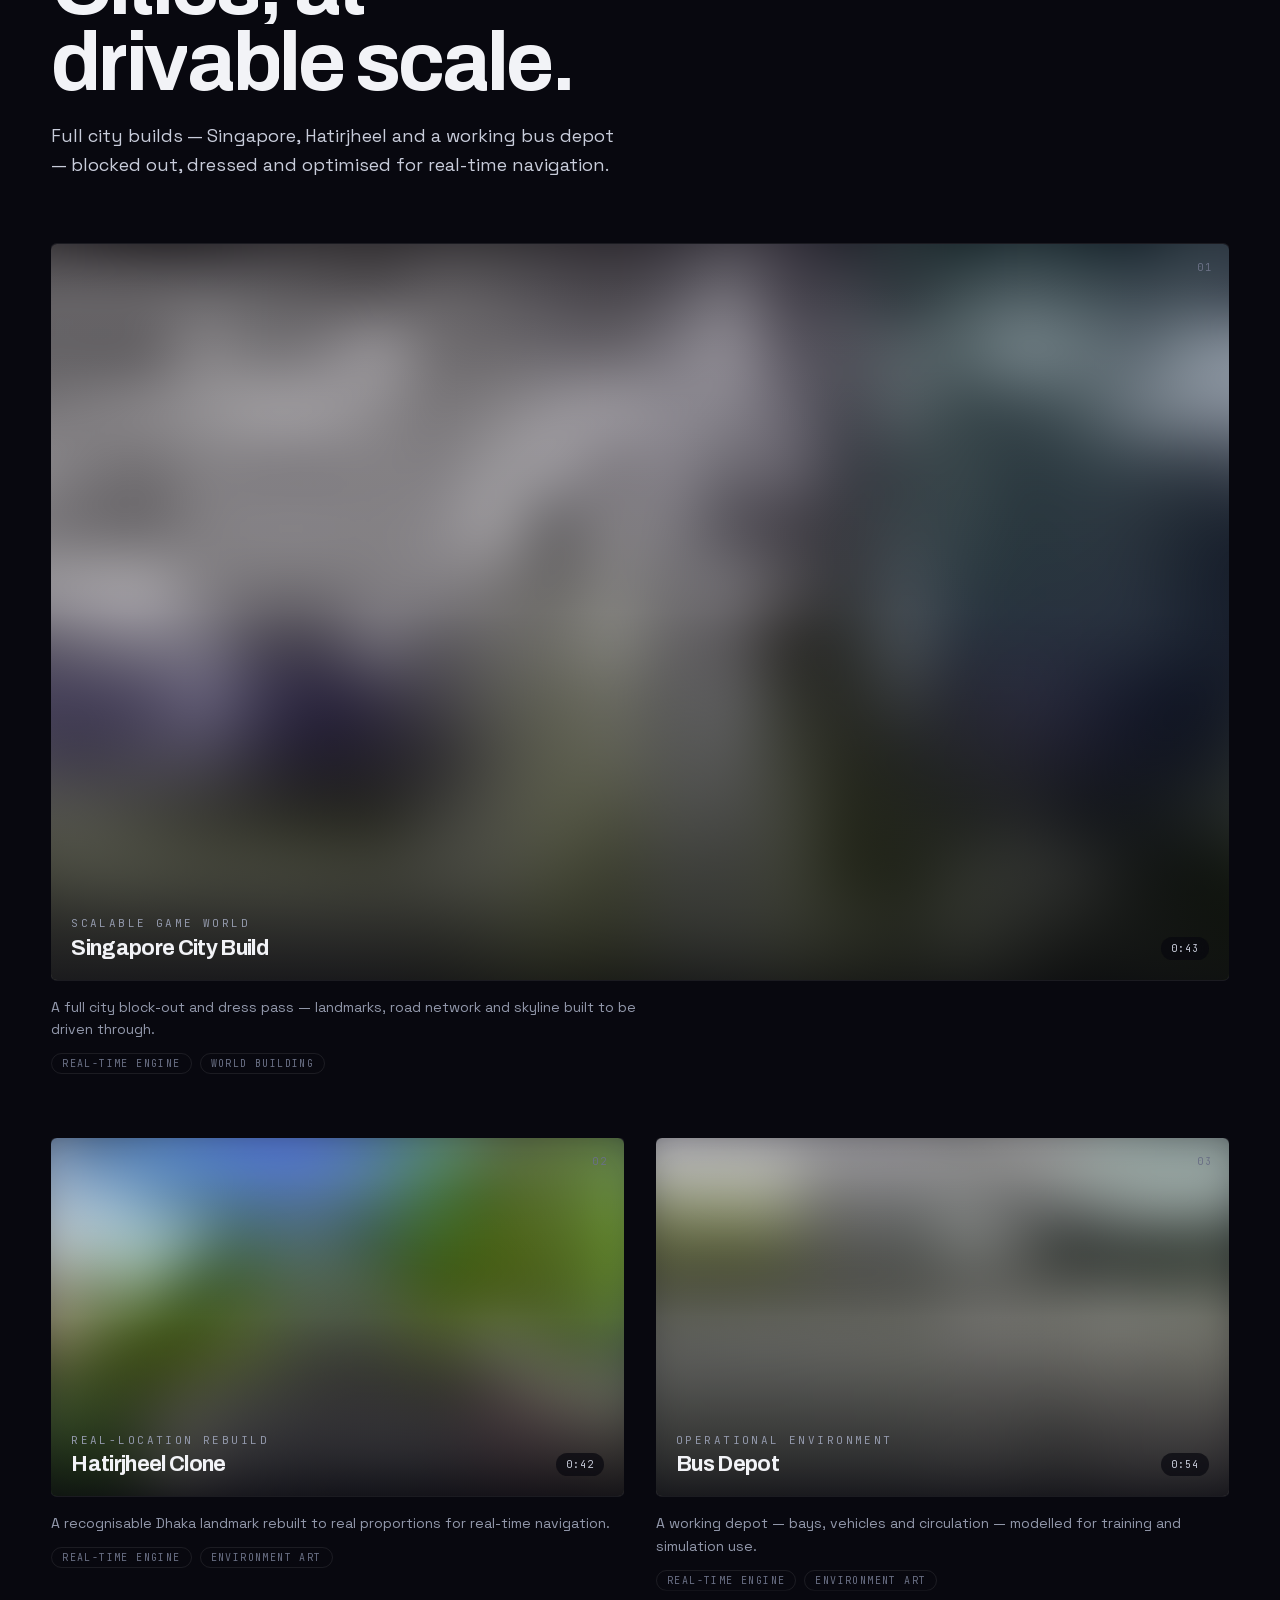
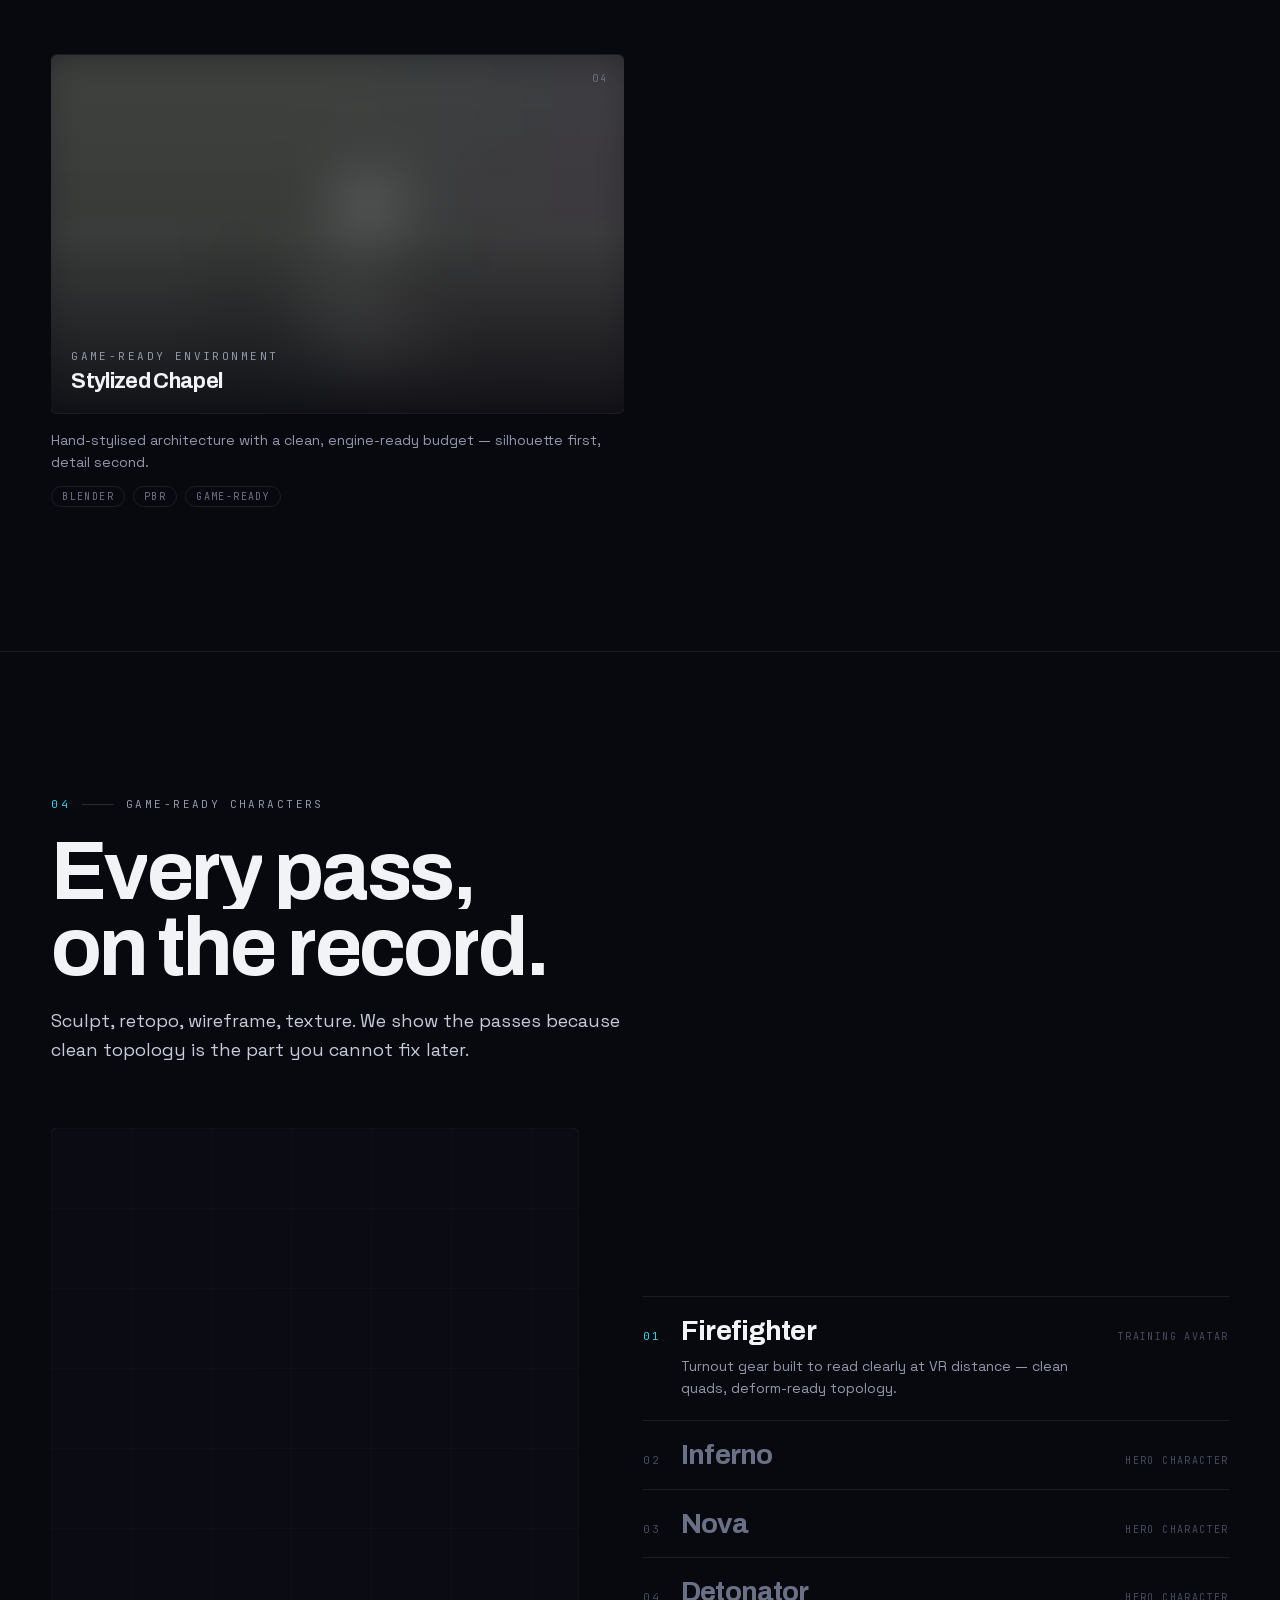
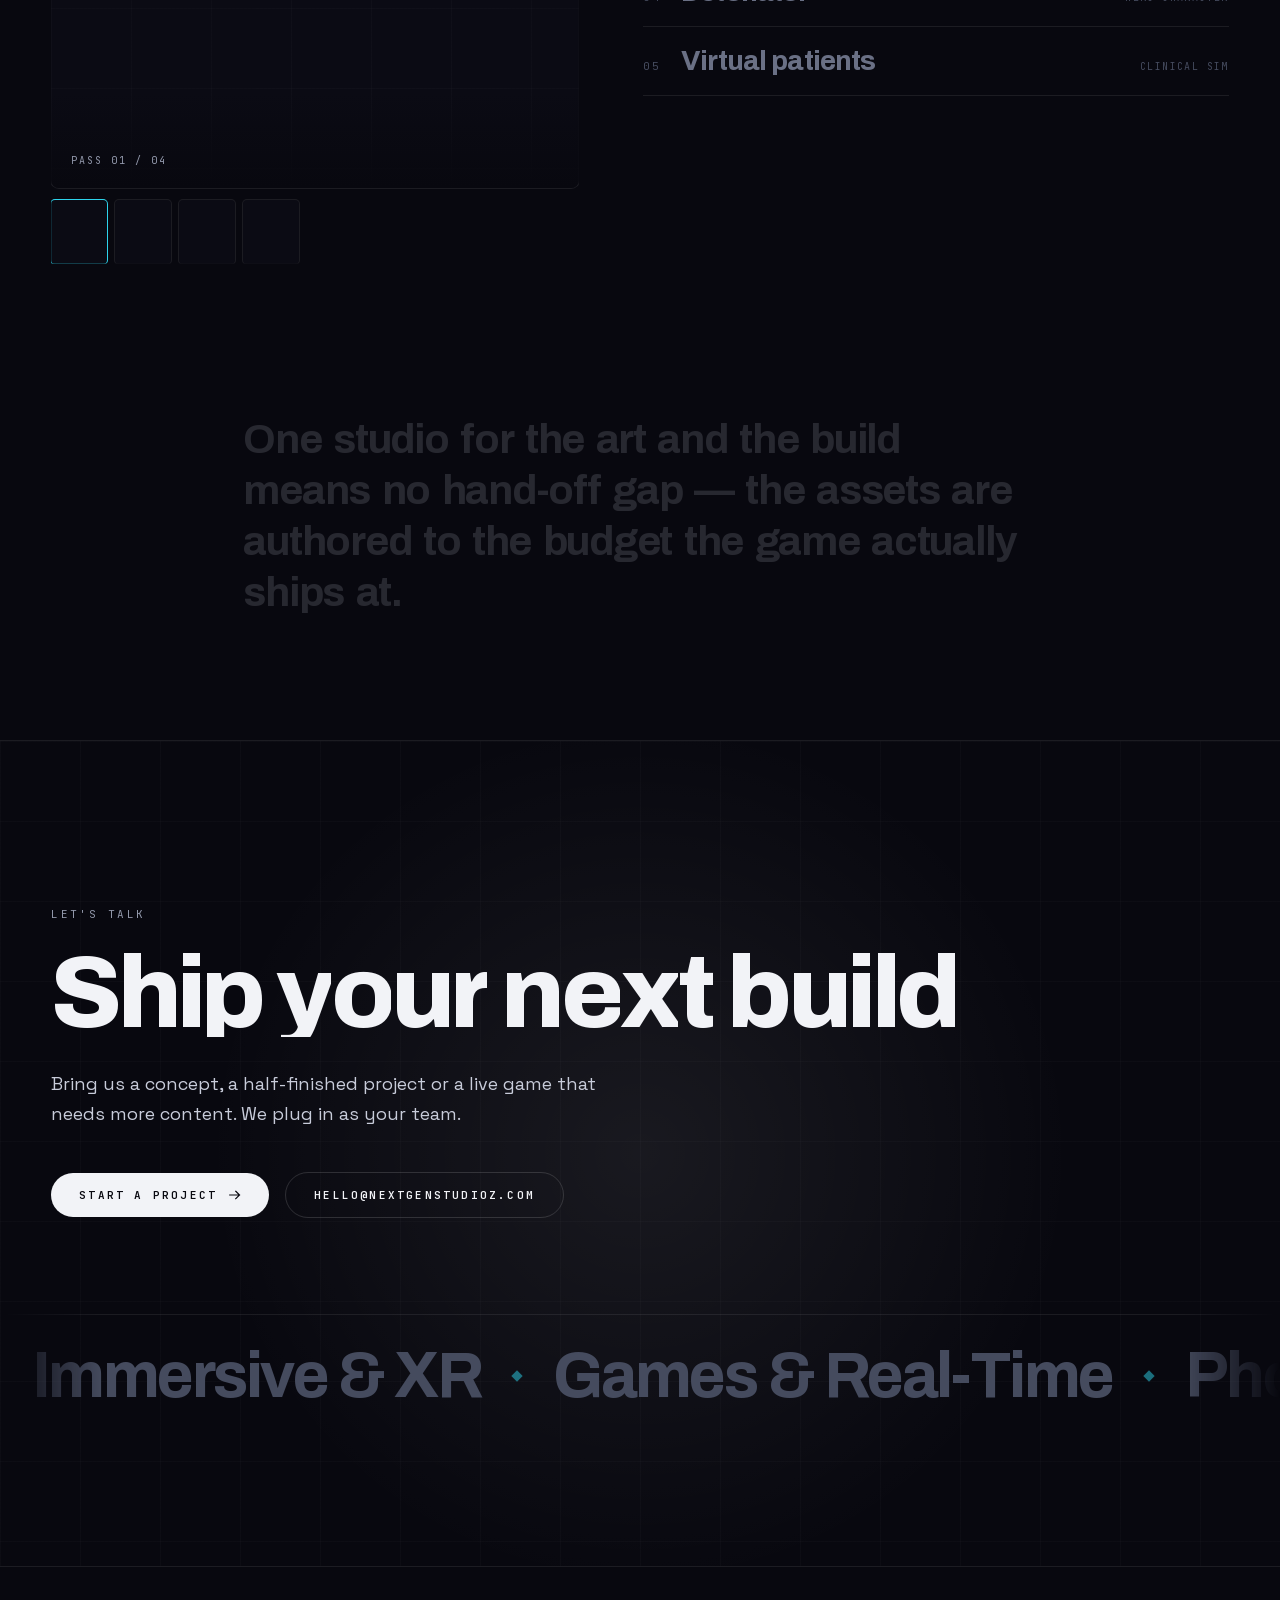
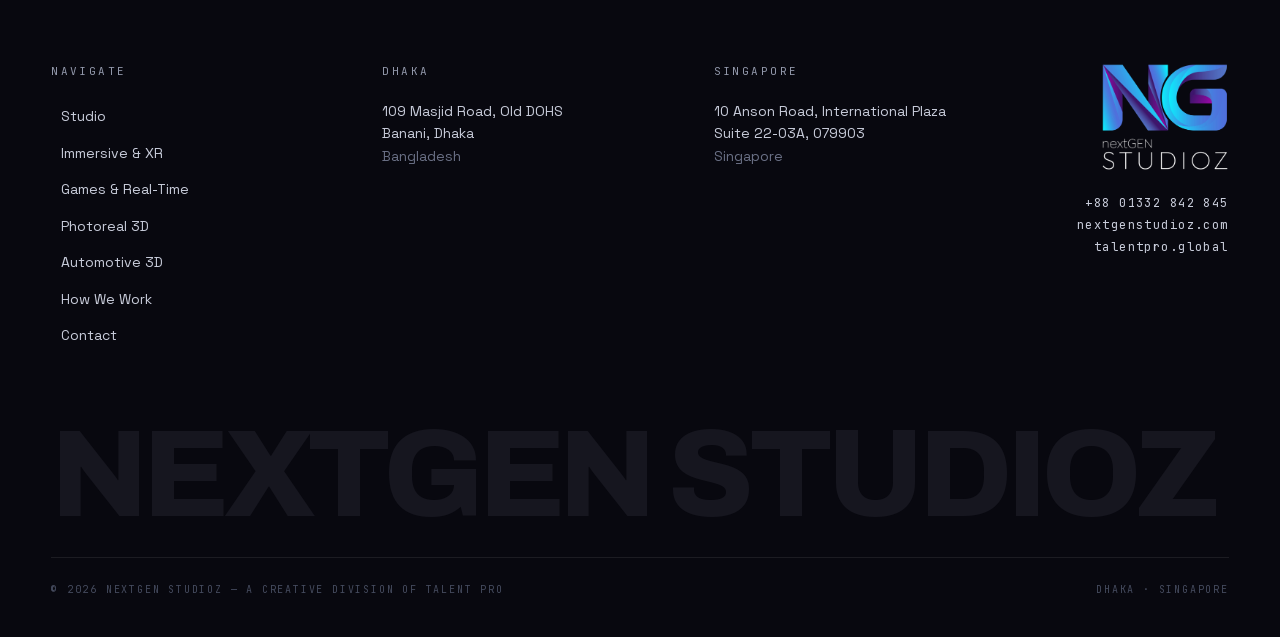
<file: games/index.html>
<!DOCTYPE html><html lang="en" class="archivo_70e2381f-module__LdYG7q__variable space_grotesk_138bd6dc-module__-yFhkq__variable jetbrains_mono_4eb6c4a7-module__YC5qjq__variable antialiased"><head><meta charSet="utf-8"/><meta name="viewport" content="width=device-width, initial-scale=1"/><link rel="preload" href="/_next/static/media/051742360c26797e-s.p.1bkzbscqrt8rl.woff2" as="font" crossorigin="" type="font/woff2"/><link rel="preload" href="/_next/static/media/0c89a48fa5027cee-s.p.2cyn07wtgehh0.woff2" as="font" crossorigin="" type="font/woff2"/><link rel="preload" href="/_next/static/media/75affa71d1e2f6a7-s.p.17-aodiw50953.woff2" as="font" crossorigin="" type="font/woff2"/><link rel="preload" as="image" href="/media/logo/logo-horizontal.webp" fetchPriority="high"/><link rel="stylesheet" href="/_next/static/chunks/3iot82vaou3xs.css" data-precedence="next"/><link rel="preload" as="script" fetchPriority="low" href="/_next/static/chunks/1u5zan5bs9a7v.js"/><script src="/_next/static/chunks/31c4c1w2_29db.js" async=""></script><script src="/_next/static/chunks/3ntqu9avr-1d1.js" async=""></script><script src="/_next/static/chunks/turbopack-1junc8oumxfia.js" async=""></script><script src="/_next/static/chunks/25kx6hsxrnrc8.js" async="" crossorigin=""></script><script src="/_next/static/chunks/0gih3z7x3fwax.js" async="" crossorigin=""></script><script src="/_next/static/chunks/43voo6egrb2h9.js" async="" crossorigin=""></script><script src="/_next/static/chunks/15pwqtrm72zrx.js" async="" crossorigin=""></script><meta name="theme-color" content="#08080f"/><meta name="color-scheme" content="dark"/><title>Games &amp; Real-Time — NextGen Studioz</title><meta name="description" content="Playable builds for mobile and PC — casual mini games, multiplayer worlds, game-ready assets and scalable city-scale environments."/><meta property="og:title" content="NextGen Studioz — We build worlds you can walk into"/><meta property="og:description" content="One studio, one pipeline — from a single product render to a world you can walk into."/><meta property="og:site_name" content="NextGen Studioz"/><meta property="og:type" content="website"/><meta name="twitter:card" content="summary_large_image"/><meta name="twitter:title" content="NextGen Studioz — We build worlds you can walk into"/><meta name="twitter:description" content="One studio, one pipeline — from a single product render to a world you can walk into."/><link rel="icon" href="/favicon.ico?favicon.2lse55rtk-yqg.ico" sizes="48x48" type="image/x-icon"/><link rel="icon" href="/icon.png?icon.22p4u8rw4hw4n.png" sizes="512x512" type="image/png"/><link rel="apple-touch-icon" href="/apple-icon.png?apple-icon.29jzlegll496b.png" sizes="180x180" type="image/png"/><meta name="next-size-adjust" content=""/><script src="/_next/static/chunks/0cz1d0mv5g_q7.js" noModule=""></script></head><body class="min-h-svh"><div hidden=""><!--$--><!--/$--></div><a href="#main" class="sr-only focus:not-sr-only focus:fixed focus:left-4 focus:top-4 focus:z-[99] focus:rounded-full focus:bg-bone focus:px-5 focus:py-2.5 focus:font-mono focus:text-xs focus:uppercase focus:tracking-widest focus:text-ink">Skip to content</a><header class="fixed inset-x-0 top-0 z-[80]"><div class="relative flex items-center justify-between gap-6 border-b px-gutter transition-all duration-500 border-line bg-ink/80 backdrop-blur-xl py-5"><a class="shrink-0" aria-label="NextGen Studioz — home" href="/"><span class="inline-block" style="transform:none"><img src="/media/logo/logo-horizontal.webp" alt="NextGen Studioz" width="1400" height="339" loading="eager" fetchPriority="high" decoding="async" class="block h-auto object-contain transition-all duration-500 w-[11rem]"/></span></a><div class="flex items-center gap-4"><span class="hidden font-mono text-[10px] uppercase tracking-[0.2em] text-ash drop-shadow-[0_1px_3px_rgba(8,8,15,0.9)] lg:block">A creative division of Talent Pro</span><span class="inline-block" style="transform:none"><button type="button" aria-expanded="false" aria-label="Open menu" class="group relative z-[86] flex items-center gap-3 rounded-full border border-line-2 py-2.5 pl-5 pr-2.5 transition-colors duration-300 hover:border-cyan/60"><span class="font-mono text-[10px] uppercase tracking-[0.2em] text-bone">Menu</span><span class="relative grid h-6 w-6 place-items-center"><span class="absolute h-px w-4 bg-bone"></span><span class="absolute h-px w-4 bg-bone"></span></span></button></span></div></div><div aria-hidden="true" class="brand-sweep h-px origin-left" style="transform:scaleX(0)"></div></header><main id="main"><div class="relative overflow-hidden h-[76svh] min-h-[32rem]"><div class="absolute inset-0" style="padding:0rem"><div class="relative h-full w-full overflow-hidden bg-ink-2" style="border-radius:0px"><div class="absolute inset-0" style="transform:none"><div class="absolute inset-0" style="opacity:1;transform:none"><div class="relative h-full w-full overflow-hidden"><div aria-hidden="true" class="absolute inset-0 scale-110 bg-cover bg-center blur-xl" style="background-image:url([data-uri])"></div><img src="/media/poster/multiplayer-race.webp" alt="" aria-hidden="true" loading="lazy" decoding="async" class="absolute inset-0 h-full w-full object-cover transition-opacity duration-500 opacity-100"/></div></div></div><div class="absolute inset-0 bg-gradient-to-t from-ink via-ink/68 to-ink/55" style="opacity:0.82"></div><div class="noise absolute inset-0"></div></div></div><div class="relative z-10 flex h-full flex-col px-gutter pb-8 pt-28 md:pb-10 md:pt-32"><div class="flex flex-1 flex-col justify-center"><div class="mb-6 flex items-center gap-3" style="opacity:0;transform:translateY(30px)"><span class="relative flex h-1.5 w-1.5"><span class="absolute inset-0 rounded-full bg-cyan"></span><span class="absolute inset-0 animate-ping rounded-full bg-cyan"></span></span><span class="eyebrow !text-ash">02 — Games &amp; Real-Time</span></div><h1 class="display-xl max-w-[22ch]"><span class="inline-block" aria-label="We build the assets and we"><span aria-hidden="true" class="inline-block whitespace-nowrap"><span class="inline-block overflow-hidden align-bottom" style="perspective:600px"><span class="inline-block" style="opacity:0;transform:translateY(110%) rotateX(-78deg)">W</span></span><span class="inline-block overflow-hidden align-bottom" style="perspective:600px"><span class="inline-block" style="opacity:0;transform:translateY(110%) rotateX(-78deg)">e</span></span><span class="inline-block"> </span></span><span aria-hidden="true" class="inline-block whitespace-nowrap"><span class="inline-block overflow-hidden align-bottom" style="perspective:600px"><span class="inline-block" style="opacity:0;transform:translateY(110%) rotateX(-78deg)">b</span></span><span class="inline-block overflow-hidden align-bottom" style="perspective:600px"><span class="inline-block" style="opacity:0;transform:translateY(110%) rotateX(-78deg)">u</span></span><span class="inline-block overflow-hidden align-bottom" style="perspective:600px"><span class="inline-block" style="opacity:0;transform:translateY(110%) rotateX(-78deg)">i</span></span><span class="inline-block overflow-hidden align-bottom" style="perspective:600px"><span class="inline-block" style="opacity:0;transform:translateY(110%) rotateX(-78deg)">l</span></span><span class="inline-block overflow-hidden align-bottom" style="perspective:600px"><span class="inline-block" style="opacity:0;transform:translateY(110%) rotateX(-78deg)">d</span></span><span class="inline-block"> </span></span><span aria-hidden="true" class="inline-block whitespace-nowrap"><span class="inline-block overflow-hidden align-bottom" style="perspective:600px"><span class="inline-block" style="opacity:0;transform:translateY(110%) rotateX(-78deg)">t</span></span><span class="inline-block overflow-hidden align-bottom" style="perspective:600px"><span class="inline-block" style="opacity:0;transform:translateY(110%) rotateX(-78deg)">h</span></span><span class="inline-block overflow-hidden align-bottom" style="perspective:600px"><span class="inline-block" style="opacity:0;transform:translateY(110%) rotateX(-78deg)">e</span></span><span class="inline-block"> </span></span><span aria-hidden="true" class="inline-block whitespace-nowrap"><span class="inline-block overflow-hidden align-bottom" style="perspective:600px"><span class="inline-block" style="opacity:0;transform:translateY(110%) rotateX(-78deg)">a</span></span><span class="inline-block overflow-hidden align-bottom" style="perspective:600px"><span class="inline-block" style="opacity:0;transform:translateY(110%) rotateX(-78deg)">s</span></span><span class="inline-block overflow-hidden align-bottom" style="perspective:600px"><span class="inline-block" style="opacity:0;transform:translateY(110%) rotateX(-78deg)">s</span></span><span class="inline-block overflow-hidden align-bottom" style="perspective:600px"><span class="inline-block" style="opacity:0;transform:translateY(110%) rotateX(-78deg)">e</span></span><span class="inline-block overflow-hidden align-bottom" style="perspective:600px"><span class="inline-block" style="opacity:0;transform:translateY(110%) rotateX(-78deg)">t</span></span><span class="inline-block overflow-hidden align-bottom" style="perspective:600px"><span class="inline-block" style="opacity:0;transform:translateY(110%) rotateX(-78deg)">s</span></span><span class="inline-block"> </span></span><span aria-hidden="true" class="inline-block whitespace-nowrap"><span class="inline-block overflow-hidden align-bottom" style="perspective:600px"><span class="inline-block" style="opacity:0;transform:translateY(110%) rotateX(-78deg)">a</span></span><span class="inline-block overflow-hidden align-bottom" style="perspective:600px"><span class="inline-block" style="opacity:0;transform:translateY(110%) rotateX(-78deg)">n</span></span><span class="inline-block overflow-hidden align-bottom" style="perspective:600px"><span class="inline-block" style="opacity:0;transform:translateY(110%) rotateX(-78deg)">d</span></span><span class="inline-block"> </span></span><span aria-hidden="true" class="inline-block whitespace-nowrap"><span class="inline-block overflow-hidden align-bottom" style="perspective:600px"><span class="inline-block" style="opacity:0;transform:translateY(110%) rotateX(-78deg)">w</span></span><span class="inline-block overflow-hidden align-bottom" style="perspective:600px"><span class="inline-block" style="opacity:0;transform:translateY(110%) rotateX(-78deg)">e</span></span></span></span> <span class="brand-text"><span class="inline-block" aria-label="ship the game."><span aria-hidden="true" class="inline-block whitespace-nowrap"><span class="inline-block overflow-hidden align-bottom" style="perspective:600px"><span class="inline-block" style="opacity:0;transform:translateY(110%) rotateX(-78deg)">s</span></span><span class="inline-block overflow-hidden align-bottom" style="perspective:600px"><span class="inline-block" style="opacity:0;transform:translateY(110%) rotateX(-78deg)">h</span></span><span class="inline-block overflow-hidden align-bottom" style="perspective:600px"><span class="inline-block" style="opacity:0;transform:translateY(110%) rotateX(-78deg)">i</span></span><span class="inline-block overflow-hidden align-bottom" style="perspective:600px"><span class="inline-block" style="opacity:0;transform:translateY(110%) rotateX(-78deg)">p</span></span><span class="inline-block"> </span></span><span aria-hidden="true" class="inline-block whitespace-nowrap"><span class="inline-block overflow-hidden align-bottom" style="perspective:600px"><span class="inline-block" style="opacity:0;transform:translateY(110%) rotateX(-78deg)">t</span></span><span class="inline-block overflow-hidden align-bottom" style="perspective:600px"><span class="inline-block" style="opacity:0;transform:translateY(110%) rotateX(-78deg)">h</span></span><span class="inline-block overflow-hidden align-bottom" style="perspective:600px"><span class="inline-block" style="opacity:0;transform:translateY(110%) rotateX(-78deg)">e</span></span><span class="inline-block"> </span></span><span aria-hidden="true" class="inline-block whitespace-nowrap"><span class="inline-block overflow-hidden align-bottom" style="perspective:600px"><span class="inline-block" style="opacity:0;transform:translateY(110%) rotateX(-78deg)">g</span></span><span class="inline-block overflow-hidden align-bottom" style="perspective:600px"><span class="inline-block" style="opacity:0;transform:translateY(110%) rotateX(-78deg)">a</span></span><span class="inline-block overflow-hidden align-bottom" style="perspective:600px"><span class="inline-block" style="opacity:0;transform:translateY(110%) rotateX(-78deg)">m</span></span><span class="inline-block overflow-hidden align-bottom" style="perspective:600px"><span class="inline-block" style="opacity:0;transform:translateY(110%) rotateX(-78deg)">e</span></span><span class="inline-block overflow-hidden align-bottom" style="perspective:600px"><span class="inline-block" style="opacity:0;transform:translateY(110%) rotateX(-78deg)">.</span></span></span></span></span></h1><div class="" style="opacity:0;transform:translateY(30px)"><p class="mt-7 max-w-xl text-base leading-relaxed text-bone-2 md:text-lg">From casual mobile hits to multiplayer worlds. Playable builds for mobile and PC, with the art pipeline behind them under the same roof.</p></div><div class="mt-9"><div class="flex flex-wrap gap-4"><span class="inline-block" style="transform:none"><a href="https://games.nextgenstudioz.com/" target="_blank" rel="noopener noreferrer" class="group relative inline-flex items-center gap-3 overflow-hidden rounded-full px-7 py-3.5 font-mono text-[11px] font-semibold uppercase tracking-[0.2em] transition-colors duration-300 bg-bone text-ink hover:text-ink"><span aria-hidden="true" class="brand-sweep absolute inset-0 origin-bottom scale-y-0 transition-transform duration-500 ease-[cubic-bezier(0.16,1,0.3,1)] group-hover:scale-y-100 opacity-90"></span><span class="relative z-10 flex items-center gap-3">Play the games<svg viewBox="0 0 16 16" fill="none" aria-hidden="true" class="h-3 w-3 transition-transform duration-300 group-hover:translate-x-1"><path d="M1 8h13M9 3l5 5-5 5" stroke="currentColor" stroke-width="1.6" stroke-linecap="square"></path></svg></span></a></span></div></div></div><div class="mt-8 flex shrink-0 flex-wrap items-end justify-between gap-6 border-t border-line pt-5"><ul class="flex flex-wrap gap-x-6 gap-y-2"><li class="font-mono text-[10px] uppercase tracking-[0.2em] text-ash" style="opacity:0;transform:translateY(10px)">Mobile &amp; kids games</li><li class="font-mono text-[10px] uppercase tracking-[0.2em] text-ash" style="opacity:0;transform:translateY(10px)">Multiplayer worlds</li><li class="font-mono text-[10px] uppercase tracking-[0.2em] text-ash" style="opacity:0;transform:translateY(10px)">Game-ready assets</li><li class="font-mono text-[10px] uppercase tracking-[0.2em] text-ash" style="opacity:0;transform:translateY(10px)">iOS · Android · PC</li></ul><div class="flex items-center gap-2" aria-hidden="true"><span class="h-px w-7 overflow-hidden bg-line-2"><span class="block h-px bg-cyan" style="transform:scaleX(0);transform-origin:0% 50% 0"></span></span><span class="h-px w-7 overflow-hidden bg-line-2"></span><span class="h-px w-7 overflow-hidden bg-line-2"></span><span class="h-px w-7 overflow-hidden bg-line-2"></span></div></div><div aria-hidden="true" class="pointer-events-none absolute inset-x-0 bottom-8 z-10 hidden justify-center md:flex md:bottom-10" style="opacity:1"><div class="flex flex-col items-center gap-2 text-ash"><span class="font-mono text-[10px] uppercase tracking-[0.3em]">Scroll</span><svg width="12" height="16" viewBox="0 0 12 16" fill="none" aria-hidden="true"><path d="M1 1L6 6L11 1" stroke="currentColor" stroke-width="1.4" stroke-linecap="round" stroke-linejoin="round"></path></svg></div></div></div></div><section class="relative py-24 md:py-36"><div class="shell"><div class="flex flex-col gap-6 md:flex-row md:items-end md:justify-between mb-16"><div class="max-w-3xl"><div class="mb-5 flex items-center gap-3" style="opacity:0;transform:translateY(30px)"><span class="font-mono text-[11px] tracking-[0.22em] text-cyan">01</span><span class="h-px w-8 bg-line-2"></span><span class="eyebrow">Playable builds</span></div><h2 class="display-xl"><span class="inline-block" aria-label="Shipped, not prototyped."><span aria-hidden="true" class="inline-block whitespace-nowrap"><span class="inline-block overflow-hidden align-bottom" style="perspective:600px"><span class="inline-block" style="opacity:0;transform:translateY(110%) rotateX(-78deg)">S</span></span><span class="inline-block overflow-hidden align-bottom" style="perspective:600px"><span class="inline-block" style="opacity:0;transform:translateY(110%) rotateX(-78deg)">h</span></span><span class="inline-block overflow-hidden align-bottom" style="perspective:600px"><span class="inline-block" style="opacity:0;transform:translateY(110%) rotateX(-78deg)">i</span></span><span class="inline-block overflow-hidden align-bottom" style="perspective:600px"><span class="inline-block" style="opacity:0;transform:translateY(110%) rotateX(-78deg)">p</span></span><span class="inline-block overflow-hidden align-bottom" style="perspective:600px"><span class="inline-block" style="opacity:0;transform:translateY(110%) rotateX(-78deg)">p</span></span><span class="inline-block overflow-hidden align-bottom" style="perspective:600px"><span class="inline-block" style="opacity:0;transform:translateY(110%) rotateX(-78deg)">e</span></span><span class="inline-block overflow-hidden align-bottom" style="perspective:600px"><span class="inline-block" style="opacity:0;transform:translateY(110%) rotateX(-78deg)">d</span></span><span class="inline-block overflow-hidden align-bottom" style="perspective:600px"><span class="inline-block" style="opacity:0;transform:translateY(110%) rotateX(-78deg)">,</span></span><span class="inline-block"> </span></span><span aria-hidden="true" class="inline-block whitespace-nowrap"><span class="inline-block overflow-hidden align-bottom" style="perspective:600px"><span class="inline-block" style="opacity:0;transform:translateY(110%) rotateX(-78deg)">n</span></span><span class="inline-block overflow-hidden align-bottom" style="perspective:600px"><span class="inline-block" style="opacity:0;transform:translateY(110%) rotateX(-78deg)">o</span></span><span class="inline-block overflow-hidden align-bottom" style="perspective:600px"><span class="inline-block" style="opacity:0;transform:translateY(110%) rotateX(-78deg)">t</span></span><span class="inline-block"> </span></span><span aria-hidden="true" class="inline-block whitespace-nowrap"><span class="inline-block overflow-hidden align-bottom" style="perspective:600px"><span class="inline-block" style="opacity:0;transform:translateY(110%) rotateX(-78deg)">p</span></span><span class="inline-block overflow-hidden align-bottom" style="perspective:600px"><span class="inline-block" style="opacity:0;transform:translateY(110%) rotateX(-78deg)">r</span></span><span class="inline-block overflow-hidden align-bottom" style="perspective:600px"><span class="inline-block" style="opacity:0;transform:translateY(110%) rotateX(-78deg)">o</span></span><span class="inline-block overflow-hidden align-bottom" style="perspective:600px"><span class="inline-block" style="opacity:0;transform:translateY(110%) rotateX(-78deg)">t</span></span><span class="inline-block overflow-hidden align-bottom" style="perspective:600px"><span class="inline-block" style="opacity:0;transform:translateY(110%) rotateX(-78deg)">o</span></span><span class="inline-block overflow-hidden align-bottom" style="perspective:600px"><span class="inline-block" style="opacity:0;transform:translateY(110%) rotateX(-78deg)">t</span></span><span class="inline-block overflow-hidden align-bottom" style="perspective:600px"><span class="inline-block" style="opacity:0;transform:translateY(110%) rotateX(-78deg)">y</span></span><span class="inline-block overflow-hidden align-bottom" style="perspective:600px"><span class="inline-block" style="opacity:0;transform:translateY(110%) rotateX(-78deg)">p</span></span><span class="inline-block overflow-hidden align-bottom" style="perspective:600px"><span class="inline-block" style="opacity:0;transform:translateY(110%) rotateX(-78deg)">e</span></span><span class="inline-block overflow-hidden align-bottom" style="perspective:600px"><span class="inline-block" style="opacity:0;transform:translateY(110%) rotateX(-78deg)">d</span></span><span class="inline-block overflow-hidden align-bottom" style="perspective:600px"><span class="inline-block" style="opacity:0;transform:translateY(110%) rotateX(-78deg)">.</span></span></span></span></h2><div class="" style="opacity:0;transform:translateY(30px)"><p class="mt-5 max-w-xl text-base leading-relaxed text-ash md:text-lg">Networked racing, action shooters and idle loops — live builds with real economies, real netcode and real store presence.</p></div></div></div><div class="grid gap-x-8 gap-y-14 md:gap-y-16 md:grid-cols-2"><div class="reveal-mask md:col-span-2" style="--reveal-b:100%;opacity:0.4;transform:translateY(18px)"><div class="group relative" style="perspective:1200px"><button type="button" data-cursor="play" data-cursor-label="PLAY" aria-label="Open Multiplayer Race" class="block w-full text-left" style="transform-style:preserve-3d;transform:none"><div data-media-frame="true" class="relative w-full overflow-hidden rounded-md bg-ink-2 ring-1 ring-line transition-[box-shadow,ring-color] duration-500 group-hover:ring-line-2 aspect-[16/10]"><div class="relative h-full w-full overflow-hidden scale-[1.01]"><div aria-hidden="true" class="absolute inset-0 scale-110 bg-cover bg-center blur-xl" style="background-image:url([data-uri])"></div><img src="/media/poster/multiplayer-race.webp" alt="" aria-hidden="true" loading="lazy" decoding="async" class="absolute inset-0 h-full w-full object-cover transition-opacity duration-500 opacity-100"/></div><div aria-hidden="true" class="pointer-events-none absolute inset-0 opacity-0 transition-opacity duration-500 group-hover:opacity-100" style="background:radial-gradient(420px circle at 50% 50%, oklch(1 0 0 / 12%), transparent 62%)"></div><span aria-hidden="true" class="pointer-events-none absolute h-5 w-5 border-cyan opacity-0 transition-all duration-500 group-hover:opacity-100 left-3 top-3 border-l border-t group-hover:left-4 group-hover:top-4"></span><span aria-hidden="true" class="pointer-events-none absolute h-5 w-5 border-cyan opacity-0 transition-all duration-500 group-hover:opacity-100 right-3 top-3 border-r border-t group-hover:right-4 group-hover:top-4"></span><span aria-hidden="true" class="pointer-events-none absolute h-5 w-5 border-cyan opacity-0 transition-all duration-500 group-hover:opacity-100 bottom-3 left-3 border-b border-l group-hover:bottom-4 group-hover:left-4"></span><span aria-hidden="true" class="pointer-events-none absolute h-5 w-5 border-cyan opacity-0 transition-all duration-500 group-hover:opacity-100 bottom-3 right-3 border-b border-r group-hover:bottom-4 group-hover:right-4"></span><div class="pointer-events-none absolute inset-0 bg-gradient-to-t from-ink via-ink/10 to-transparent opacity-80"></div><div class="pointer-events-none absolute inset-x-0 bottom-0 flex items-end justify-between gap-4 p-4 md:p-5"><div class="min-w-0"><p class="eyebrow mb-1.5 truncate">Networked real-time</p><h3 class="display-lg text-[clamp(1.1rem,1.7vw,1.6rem)] leading-none">Multiplayer Race</h3></div><span class="shrink-0 rounded-full bg-ink/70 px-2.5 py-1 font-mono text-[10px] tracking-widest text-ash backdrop-blur">2:13</span></div><span class="pointer-events-none absolute right-4 top-4 font-mono text-[10px] tracking-[0.2em] text-ash-3">01</span></div></button><div class="mt-4 flex flex-col gap-3"><p class="max-w-prose text-sm leading-relaxed text-ash-2">Split-screen and networked racing with synchronised physics — a full multiplayer stack, not a demo scene.</p><ul class="flex flex-wrap gap-x-2 gap-y-1.5"><li class="rounded-full border border-line px-2.5 py-0.5 font-mono text-[10px] uppercase tracking-[0.14em] text-ash-3">Unity</li><li class="rounded-full border border-line px-2.5 py-0.5 font-mono text-[10px] uppercase tracking-[0.14em] text-ash-3">Netcode</li><li class="rounded-full border border-line px-2.5 py-0.5 font-mono text-[10px] uppercase tracking-[0.14em] text-ash-3">PC &amp; mobile</li></ul></div></div></div><div class="reveal-mask" style="--reveal-b:100%;opacity:0.4;transform:translateY(18px)"><div class="group relative" style="perspective:1200px"><button type="button" data-cursor="play" data-cursor-label="PLAY" aria-label="Open Highway Havoc" class="block w-full text-left" style="transform-style:preserve-3d;transform:none"><div data-media-frame="true" class="relative w-full overflow-hidden rounded-md bg-ink-2 ring-1 ring-line transition-[box-shadow,ring-color] duration-500 group-hover:ring-line-2 aspect-[16/10]"><div class="relative h-full w-full overflow-hidden scale-[1.01]"><div aria-hidden="true" class="absolute inset-0 scale-110 bg-cover bg-center blur-xl" style="background-image:url([data-uri])"></div><img src="/media/poster/highway-havoc.webp" alt="" aria-hidden="true" loading="lazy" decoding="async" class="absolute inset-0 h-full w-full object-cover transition-opacity duration-500 opacity-100"/></div><div aria-hidden="true" class="pointer-events-none absolute inset-0 opacity-0 transition-opacity duration-500 group-hover:opacity-100" style="background:radial-gradient(420px circle at 50% 50%, oklch(1 0 0 / 12%), transparent 62%)"></div><span aria-hidden="true" class="pointer-events-none absolute h-5 w-5 border-cyan opacity-0 transition-all duration-500 group-hover:opacity-100 left-3 top-3 border-l border-t group-hover:left-4 group-hover:top-4"></span><span aria-hidden="true" class="pointer-events-none absolute h-5 w-5 border-cyan opacity-0 transition-all duration-500 group-hover:opacity-100 right-3 top-3 border-r border-t group-hover:right-4 group-hover:top-4"></span><span aria-hidden="true" class="pointer-events-none absolute h-5 w-5 border-cyan opacity-0 transition-all duration-500 group-hover:opacity-100 bottom-3 left-3 border-b border-l group-hover:bottom-4 group-hover:left-4"></span><span aria-hidden="true" class="pointer-events-none absolute h-5 w-5 border-cyan opacity-0 transition-all duration-500 group-hover:opacity-100 bottom-3 right-3 border-b border-r group-hover:bottom-4 group-hover:right-4"></span><div class="pointer-events-none absolute inset-0 bg-gradient-to-t from-ink via-ink/10 to-transparent opacity-80"></div><div class="pointer-events-none absolute inset-x-0 bottom-0 flex items-end justify-between gap-4 p-4 md:p-5"><div class="min-w-0"><p class="eyebrow mb-1.5 truncate">Action shooter</p><h3 class="display-lg text-[clamp(1.1rem,1.7vw,1.6rem)] leading-none">Highway Havoc</h3></div><span class="shrink-0 rounded-full bg-ink/70 px-2.5 py-1 font-mono text-[10px] tracking-widest text-ash backdrop-blur">0:40</span></div><span class="pointer-events-none absolute right-4 top-4 font-mono text-[10px] tracking-[0.2em] text-ash-3">02</span></div></button><div class="mt-4 flex flex-col gap-3"><p class="max-w-prose text-sm leading-relaxed text-ash-2">Stop, aim, eliminate — a lane-based action shooter tuned for short mobile sessions.</p><ul class="flex flex-wrap gap-x-2 gap-y-1.5"><li class="rounded-full border border-line px-2.5 py-0.5 font-mono text-[10px] uppercase tracking-[0.14em] text-ash-3">Unity</li><li class="rounded-full border border-line px-2.5 py-0.5 font-mono text-[10px] uppercase tracking-[0.14em] text-ash-3">iOS · Android</li></ul></div></div></div><div class="reveal-mask" style="--reveal-b:100%;opacity:0.4;transform:translateY(18px)"><div class="group relative" style="perspective:1200px"><button type="button" data-cursor="play" data-cursor-label="PLAY" aria-label="Open Emoji Rush" class="block w-full text-left" style="transform-style:preserve-3d;transform:none"><div data-media-frame="true" class="relative w-full overflow-hidden rounded-md bg-ink-2 ring-1 ring-line transition-[box-shadow,ring-color] duration-500 group-hover:ring-line-2 aspect-[16/10]"><div class="relative h-full w-full overflow-hidden scale-[1.01]"><div aria-hidden="true" class="absolute inset-0 scale-110 bg-cover bg-center blur-xl" style="background-image:url([data-uri])"></div><img src="/media/poster/emoji-rush.webp" alt="" aria-hidden="true" loading="lazy" decoding="async" class="absolute inset-0 h-full w-full object-cover transition-opacity duration-500 opacity-100"/></div><div aria-hidden="true" class="pointer-events-none absolute inset-0 opacity-0 transition-opacity duration-500 group-hover:opacity-100" style="background:radial-gradient(420px circle at 50% 50%, oklch(1 0 0 / 12%), transparent 62%)"></div><span aria-hidden="true" class="pointer-events-none absolute h-5 w-5 border-cyan opacity-0 transition-all duration-500 group-hover:opacity-100 left-3 top-3 border-l border-t group-hover:left-4 group-hover:top-4"></span><span aria-hidden="true" class="pointer-events-none absolute h-5 w-5 border-cyan opacity-0 transition-all duration-500 group-hover:opacity-100 right-3 top-3 border-r border-t group-hover:right-4 group-hover:top-4"></span><span aria-hidden="true" class="pointer-events-none absolute h-5 w-5 border-cyan opacity-0 transition-all duration-500 group-hover:opacity-100 bottom-3 left-3 border-b border-l group-hover:bottom-4 group-hover:left-4"></span><span aria-hidden="true" class="pointer-events-none absolute h-5 w-5 border-cyan opacity-0 transition-all duration-500 group-hover:opacity-100 bottom-3 right-3 border-b border-r group-hover:bottom-4 group-hover:right-4"></span><div class="pointer-events-none absolute inset-0 bg-gradient-to-t from-ink via-ink/10 to-transparent opacity-80"></div><div class="pointer-events-none absolute inset-x-0 bottom-0 flex items-end justify-between gap-4 p-4 md:p-5"><div class="min-w-0"><p class="eyebrow mb-1.5 truncate">Kids &amp; casual</p><h3 class="display-lg text-[clamp(1.1rem,1.7vw,1.6rem)] leading-none">Emoji Rush</h3></div><span class="shrink-0 rounded-full bg-ink/70 px-2.5 py-1 font-mono text-[10px] tracking-widest text-ash backdrop-blur">0:36</span></div><span class="pointer-events-none absolute right-4 top-4 font-mono text-[10px] tracking-[0.2em] text-ash-3">03</span></div></button><div class="mt-4 flex flex-col gap-3"><p class="max-w-prose text-sm leading-relaxed text-ash-2">A bright matching sprint designed for very short attention spans and very fast fingers.</p><ul class="flex flex-wrap gap-x-2 gap-y-1.5"><li class="rounded-full border border-line px-2.5 py-0.5 font-mono text-[10px] uppercase tracking-[0.14em] text-ash-3">Unity</li><li class="rounded-full border border-line px-2.5 py-0.5 font-mono text-[10px] uppercase tracking-[0.14em] text-ash-3">Kids</li></ul></div></div></div><div class="reveal-mask" style="--reveal-b:100%;opacity:0.4;transform:translateY(18px)"><div class="group relative" style="perspective:1200px"><button type="button" data-cursor="play" data-cursor-label="PLAY" aria-label="Open GoodsMatch" class="block w-full text-left" style="transform-style:preserve-3d;transform:none"><div data-media-frame="true" class="relative w-full overflow-hidden rounded-md bg-ink-2 ring-1 ring-line transition-[box-shadow,ring-color] duration-500 group-hover:ring-line-2 aspect-[16/10]"><div class="relative h-full w-full overflow-hidden scale-[1.01]"><div aria-hidden="true" class="absolute inset-0 scale-110 bg-cover bg-center blur-xl" style="background-image:url([data-uri])"></div><img src="/media/poster/goods-match.webp" alt="" aria-hidden="true" loading="lazy" decoding="async" class="absolute inset-0 h-full w-full object-cover transition-opacity duration-500 opacity-100"/></div><div aria-hidden="true" class="pointer-events-none absolute inset-0 opacity-0 transition-opacity duration-500 group-hover:opacity-100" style="background:radial-gradient(420px circle at 50% 50%, oklch(1 0 0 / 12%), transparent 62%)"></div><span aria-hidden="true" class="pointer-events-none absolute h-5 w-5 border-cyan opacity-0 transition-all duration-500 group-hover:opacity-100 left-3 top-3 border-l border-t group-hover:left-4 group-hover:top-4"></span><span aria-hidden="true" class="pointer-events-none absolute h-5 w-5 border-cyan opacity-0 transition-all duration-500 group-hover:opacity-100 right-3 top-3 border-r border-t group-hover:right-4 group-hover:top-4"></span><span aria-hidden="true" class="pointer-events-none absolute h-5 w-5 border-cyan opacity-0 transition-all duration-500 group-hover:opacity-100 bottom-3 left-3 border-b border-l group-hover:bottom-4 group-hover:left-4"></span><span aria-hidden="true" class="pointer-events-none absolute h-5 w-5 border-cyan opacity-0 transition-all duration-500 group-hover:opacity-100 bottom-3 right-3 border-b border-r group-hover:bottom-4 group-hover:right-4"></span><div class="pointer-events-none absolute inset-0 bg-gradient-to-t from-ink via-ink/10 to-transparent opacity-80"></div><div class="pointer-events-none absolute inset-x-0 bottom-0 flex items-end justify-between gap-4 p-4 md:p-5"><div class="min-w-0"><p class="eyebrow mb-1.5 truncate">Puzzle</p><h3 class="display-lg text-[clamp(1.1rem,1.7vw,1.6rem)] leading-none">GoodsMatch</h3></div><span class="shrink-0 rounded-full bg-ink/70 px-2.5 py-1 font-mono text-[10px] tracking-widest text-ash backdrop-blur">0:23</span></div><span class="pointer-events-none absolute right-4 top-4 font-mono text-[10px] tracking-[0.2em] text-ash-3">04</span></div></button><div class="mt-4 flex flex-col gap-3"><p class="max-w-prose text-sm leading-relaxed text-ash-2">Shelf-stacking match-three with a shop-floor twist and a satisfying clear.</p><ul class="flex flex-wrap gap-x-2 gap-y-1.5"><li class="rounded-full border border-line px-2.5 py-0.5 font-mono text-[10px] uppercase tracking-[0.14em] text-ash-3">Unity</li><li class="rounded-full border border-line px-2.5 py-0.5 font-mono text-[10px] uppercase tracking-[0.14em] text-ash-3">Mobile</li></ul></div></div></div><div class="reveal-mask" style="--reveal-b:100%;opacity:0.4;transform:translateY(18px)"><div class="group relative" style="perspective:1200px"><button type="button" data-cursor="play" data-cursor-label="PLAY" aria-label="Open Outlast Avoid" class="block w-full text-left" style="transform-style:preserve-3d;transform:none"><div data-media-frame="true" class="relative w-full overflow-hidden rounded-md bg-ink-2 ring-1 ring-line transition-[box-shadow,ring-color] duration-500 group-hover:ring-line-2 aspect-[16/10]"><div class="relative h-full w-full overflow-hidden scale-[1.01]"><div aria-hidden="true" class="absolute inset-0 scale-110 bg-cover bg-center blur-xl" style="background-image:url([data-uri])"></div><img src="/media/poster/outlast-avoid.webp" alt="" aria-hidden="true" loading="lazy" decoding="async" class="absolute inset-0 h-full w-full object-cover transition-opacity duration-500 opacity-100"/></div><div aria-hidden="true" class="pointer-events-none absolute inset-0 opacity-0 transition-opacity duration-500 group-hover:opacity-100" style="background:radial-gradient(420px circle at 50% 50%, oklch(1 0 0 / 12%), transparent 62%)"></div><span aria-hidden="true" class="pointer-events-none absolute h-5 w-5 border-cyan opacity-0 transition-all duration-500 group-hover:opacity-100 left-3 top-3 border-l border-t group-hover:left-4 group-hover:top-4"></span><span aria-hidden="true" class="pointer-events-none absolute h-5 w-5 border-cyan opacity-0 transition-all duration-500 group-hover:opacity-100 right-3 top-3 border-r border-t group-hover:right-4 group-hover:top-4"></span><span aria-hidden="true" class="pointer-events-none absolute h-5 w-5 border-cyan opacity-0 transition-all duration-500 group-hover:opacity-100 bottom-3 left-3 border-b border-l group-hover:bottom-4 group-hover:left-4"></span><span aria-hidden="true" class="pointer-events-none absolute h-5 w-5 border-cyan opacity-0 transition-all duration-500 group-hover:opacity-100 bottom-3 right-3 border-b border-r group-hover:bottom-4 group-hover:right-4"></span><div class="pointer-events-none absolute inset-0 bg-gradient-to-t from-ink via-ink/10 to-transparent opacity-80"></div><div class="pointer-events-none absolute inset-x-0 bottom-0 flex items-end justify-between gap-4 p-4 md:p-5"><div class="min-w-0"><p class="eyebrow mb-1.5 truncate">Arcade survival</p><h3 class="display-lg text-[clamp(1.1rem,1.7vw,1.6rem)] leading-none">Outlast Avoid</h3></div><span class="shrink-0 rounded-full bg-ink/70 px-2.5 py-1 font-mono text-[10px] tracking-widest text-ash backdrop-blur">0:36</span></div><span class="pointer-events-none absolute right-4 top-4 font-mono text-[10px] tracking-[0.2em] text-ash-3">05</span></div></button><div class="mt-4 flex flex-col gap-3"><p class="max-w-prose text-sm leading-relaxed text-ash-2">Dodge, survive, beat your own run — arcade survival with a single-input control scheme.</p><ul class="flex flex-wrap gap-x-2 gap-y-1.5"><li class="rounded-full border border-line px-2.5 py-0.5 font-mono text-[10px] uppercase tracking-[0.14em] text-ash-3">Unity</li><li class="rounded-full border border-line px-2.5 py-0.5 font-mono text-[10px] uppercase tracking-[0.14em] text-ash-3">Mobile</li></ul></div></div></div></div></div></section><section class="relative py-24 md:py-36 border-y border-line bg-ink-2/40"><div class="shell"><div class="flex flex-col gap-6 md:flex-row md:items-end md:justify-between mb-16"><div class="max-w-3xl"><div class="mb-5 flex items-center gap-3" style="opacity:0;transform:translateY(30px)"><span class="font-mono text-[11px] tracking-[0.22em] text-cyan">02</span><span class="h-px w-8 bg-line-2"></span><span class="eyebrow">Mini games — kids &amp; mobile</span></div><h2 class="display-xl"><span class="inline-block" aria-label="Built for the shortest attention span in the room."><span aria-hidden="true" class="inline-block whitespace-nowrap"><span class="inline-block overflow-hidden align-bottom" style="perspective:600px"><span class="inline-block" style="opacity:0;transform:translateY(110%) rotateX(-78deg)">B</span></span><span class="inline-block overflow-hidden align-bottom" style="perspective:600px"><span class="inline-block" style="opacity:0;transform:translateY(110%) rotateX(-78deg)">u</span></span><span class="inline-block overflow-hidden align-bottom" style="perspective:600px"><span class="inline-block" style="opacity:0;transform:translateY(110%) rotateX(-78deg)">i</span></span><span class="inline-block overflow-hidden align-bottom" style="perspective:600px"><span class="inline-block" style="opacity:0;transform:translateY(110%) rotateX(-78deg)">l</span></span><span class="inline-block overflow-hidden align-bottom" style="perspective:600px"><span class="inline-block" style="opacity:0;transform:translateY(110%) rotateX(-78deg)">t</span></span><span class="inline-block"> </span></span><span aria-hidden="true" class="inline-block whitespace-nowrap"><span class="inline-block overflow-hidden align-bottom" style="perspective:600px"><span class="inline-block" style="opacity:0;transform:translateY(110%) rotateX(-78deg)">f</span></span><span class="inline-block overflow-hidden align-bottom" style="perspective:600px"><span class="inline-block" style="opacity:0;transform:translateY(110%) rotateX(-78deg)">o</span></span><span class="inline-block overflow-hidden align-bottom" style="perspective:600px"><span class="inline-block" style="opacity:0;transform:translateY(110%) rotateX(-78deg)">r</span></span><span class="inline-block"> </span></span><span aria-hidden="true" class="inline-block whitespace-nowrap"><span class="inline-block overflow-hidden align-bottom" style="perspective:600px"><span class="inline-block" style="opacity:0;transform:translateY(110%) rotateX(-78deg)">t</span></span><span class="inline-block overflow-hidden align-bottom" style="perspective:600px"><span class="inline-block" style="opacity:0;transform:translateY(110%) rotateX(-78deg)">h</span></span><span class="inline-block overflow-hidden align-bottom" style="perspective:600px"><span class="inline-block" style="opacity:0;transform:translateY(110%) rotateX(-78deg)">e</span></span><span class="inline-block"> </span></span><span aria-hidden="true" class="inline-block whitespace-nowrap"><span class="inline-block overflow-hidden align-bottom" style="perspective:600px"><span class="inline-block" style="opacity:0;transform:translateY(110%) rotateX(-78deg)">s</span></span><span class="inline-block overflow-hidden align-bottom" style="perspective:600px"><span class="inline-block" style="opacity:0;transform:translateY(110%) rotateX(-78deg)">h</span></span><span class="inline-block overflow-hidden align-bottom" style="perspective:600px"><span class="inline-block" style="opacity:0;transform:translateY(110%) rotateX(-78deg)">o</span></span><span class="inline-block overflow-hidden align-bottom" style="perspective:600px"><span class="inline-block" style="opacity:0;transform:translateY(110%) rotateX(-78deg)">r</span></span><span class="inline-block overflow-hidden align-bottom" style="perspective:600px"><span class="inline-block" style="opacity:0;transform:translateY(110%) rotateX(-78deg)">t</span></span><span class="inline-block overflow-hidden align-bottom" style="perspective:600px"><span class="inline-block" style="opacity:0;transform:translateY(110%) rotateX(-78deg)">e</span></span><span class="inline-block overflow-hidden align-bottom" style="perspective:600px"><span class="inline-block" style="opacity:0;transform:translateY(110%) rotateX(-78deg)">s</span></span><span class="inline-block overflow-hidden align-bottom" style="perspective:600px"><span class="inline-block" style="opacity:0;transform:translateY(110%) rotateX(-78deg)">t</span></span><span class="inline-block"> </span></span><span aria-hidden="true" class="inline-block whitespace-nowrap"><span class="inline-block overflow-hidden align-bottom" style="perspective:600px"><span class="inline-block" style="opacity:0;transform:translateY(110%) rotateX(-78deg)">a</span></span><span class="inline-block overflow-hidden align-bottom" style="perspective:600px"><span class="inline-block" style="opacity:0;transform:translateY(110%) rotateX(-78deg)">t</span></span><span class="inline-block overflow-hidden align-bottom" style="perspective:600px"><span class="inline-block" style="opacity:0;transform:translateY(110%) rotateX(-78deg)">t</span></span><span class="inline-block overflow-hidden align-bottom" style="perspective:600px"><span class="inline-block" style="opacity:0;transform:translateY(110%) rotateX(-78deg)">e</span></span><span class="inline-block overflow-hidden align-bottom" style="perspective:600px"><span class="inline-block" style="opacity:0;transform:translateY(110%) rotateX(-78deg)">n</span></span><span class="inline-block overflow-hidden align-bottom" style="perspective:600px"><span class="inline-block" style="opacity:0;transform:translateY(110%) rotateX(-78deg)">t</span></span><span class="inline-block overflow-hidden align-bottom" style="perspective:600px"><span class="inline-block" style="opacity:0;transform:translateY(110%) rotateX(-78deg)">i</span></span><span class="inline-block overflow-hidden align-bottom" style="perspective:600px"><span class="inline-block" style="opacity:0;transform:translateY(110%) rotateX(-78deg)">o</span></span><span class="inline-block overflow-hidden align-bottom" style="perspective:600px"><span class="inline-block" style="opacity:0;transform:translateY(110%) rotateX(-78deg)">n</span></span><span class="inline-block"> </span></span><span aria-hidden="true" class="inline-block whitespace-nowrap"><span class="inline-block overflow-hidden align-bottom" style="perspective:600px"><span class="inline-block" style="opacity:0;transform:translateY(110%) rotateX(-78deg)">s</span></span><span class="inline-block overflow-hidden align-bottom" style="perspective:600px"><span class="inline-block" style="opacity:0;transform:translateY(110%) rotateX(-78deg)">p</span></span><span class="inline-block overflow-hidden align-bottom" style="perspective:600px"><span class="inline-block" style="opacity:0;transform:translateY(110%) rotateX(-78deg)">a</span></span><span class="inline-block overflow-hidden align-bottom" style="perspective:600px"><span class="inline-block" style="opacity:0;transform:translateY(110%) rotateX(-78deg)">n</span></span><span class="inline-block"> </span></span><span aria-hidden="true" class="inline-block whitespace-nowrap"><span class="inline-block overflow-hidden align-bottom" style="perspective:600px"><span class="inline-block" style="opacity:0;transform:translateY(110%) rotateX(-78deg)">i</span></span><span class="inline-block overflow-hidden align-bottom" style="perspective:600px"><span class="inline-block" style="opacity:0;transform:translateY(110%) rotateX(-78deg)">n</span></span><span class="inline-block"> </span></span><span aria-hidden="true" class="inline-block whitespace-nowrap"><span class="inline-block overflow-hidden align-bottom" style="perspective:600px"><span class="inline-block" style="opacity:0;transform:translateY(110%) rotateX(-78deg)">t</span></span><span class="inline-block overflow-hidden align-bottom" style="perspective:600px"><span class="inline-block" style="opacity:0;transform:translateY(110%) rotateX(-78deg)">h</span></span><span class="inline-block overflow-hidden align-bottom" style="perspective:600px"><span class="inline-block" style="opacity:0;transform:translateY(110%) rotateX(-78deg)">e</span></span><span class="inline-block"> </span></span><span aria-hidden="true" class="inline-block whitespace-nowrap"><span class="inline-block overflow-hidden align-bottom" style="perspective:600px"><span class="inline-block" style="opacity:0;transform:translateY(110%) rotateX(-78deg)">r</span></span><span class="inline-block overflow-hidden align-bottom" style="perspective:600px"><span class="inline-block" style="opacity:0;transform:translateY(110%) rotateX(-78deg)">o</span></span><span class="inline-block overflow-hidden align-bottom" style="perspective:600px"><span class="inline-block" style="opacity:0;transform:translateY(110%) rotateX(-78deg)">o</span></span><span class="inline-block overflow-hidden align-bottom" style="perspective:600px"><span class="inline-block" style="opacity:0;transform:translateY(110%) rotateX(-78deg)">m</span></span><span class="inline-block overflow-hidden align-bottom" style="perspective:600px"><span class="inline-block" style="opacity:0;transform:translateY(110%) rotateX(-78deg)">.</span></span></span></span></h2><div class="" style="opacity:0;transform:translateY(30px)"><p class="mt-5 max-w-xl text-base leading-relaxed text-ash md:text-lg">One-thumb controls, instantly readable boards, and a loop that resolves in under a minute — idle management, hyper-casual combat and stealth progression, all shipped.</p></div></div></div><div class="grid gap-x-8 gap-y-14 md:gap-y-16 md:grid-cols-3"><div class="reveal-mask" style="--reveal-b:100%;opacity:0.4;transform:translateY(18px)"><div class="group relative" style="perspective:1200px"><button type="button" data-cursor="play" data-cursor-label="PLAY" aria-label="Open Hotel Tycoon" class="block w-full text-left" style="transform-style:preserve-3d;transform:none"><div data-media-frame="true" class="relative w-full overflow-hidden rounded-md bg-ink-2 ring-1 ring-line transition-[box-shadow,ring-color] duration-500 group-hover:ring-line-2 aspect-[4/5] md:aspect-[9/14]"><div class="relative h-full w-full overflow-hidden scale-[1.01]"><div aria-hidden="true" class="absolute inset-0 scale-110 bg-cover bg-center blur-xl" style="background-image:url([data-uri])"></div><img src="/media/poster/hotel-tycoon.webp" alt="" aria-hidden="true" loading="lazy" decoding="async" class="absolute inset-0 h-full w-full object-cover transition-opacity duration-500 opacity-100"/></div><div aria-hidden="true" class="pointer-events-none absolute inset-0 opacity-0 transition-opacity duration-500 group-hover:opacity-100" style="background:radial-gradient(420px circle at 50% 50%, oklch(1 0 0 / 12%), transparent 62%)"></div><span aria-hidden="true" class="pointer-events-none absolute h-5 w-5 border-cyan opacity-0 transition-all duration-500 group-hover:opacity-100 left-3 top-3 border-l border-t group-hover:left-4 group-hover:top-4"></span><span aria-hidden="true" class="pointer-events-none absolute h-5 w-5 border-cyan opacity-0 transition-all duration-500 group-hover:opacity-100 right-3 top-3 border-r border-t group-hover:right-4 group-hover:top-4"></span><span aria-hidden="true" class="pointer-events-none absolute h-5 w-5 border-cyan opacity-0 transition-all duration-500 group-hover:opacity-100 bottom-3 left-3 border-b border-l group-hover:bottom-4 group-hover:left-4"></span><span aria-hidden="true" class="pointer-events-none absolute h-5 w-5 border-cyan opacity-0 transition-all duration-500 group-hover:opacity-100 bottom-3 right-3 border-b border-r group-hover:bottom-4 group-hover:right-4"></span><div class="pointer-events-none absolute inset-0 bg-gradient-to-t from-ink via-ink/10 to-transparent opacity-80"></div><div class="pointer-events-none absolute inset-x-0 bottom-0 flex items-end justify-between gap-4 p-4 md:p-5"><div class="min-w-0"><p class="eyebrow mb-1.5 truncate">Idle management</p><h3 class="display-lg text-[clamp(1.1rem,1.7vw,1.6rem)] leading-none">Hotel Tycoon</h3></div><span class="shrink-0 rounded-full bg-ink/70 px-2.5 py-1 font-mono text-[10px] tracking-widest text-ash backdrop-blur">0:33</span></div><span class="pointer-events-none absolute right-4 top-4 font-mono text-[10px] tracking-[0.2em] text-ash-3">01</span></div></button><div class="mt-4 flex flex-col gap-3"><p class="max-w-prose text-sm leading-relaxed text-ash-2">Serve guests, hire staff, build the empire — an idle management loop built to keep players coming back.</p><ul class="flex flex-wrap gap-x-2 gap-y-1.5"><li class="rounded-full border border-line px-2.5 py-0.5 font-mono text-[10px] uppercase tracking-[0.14em] text-ash-3">Unity</li><li class="rounded-full border border-line px-2.5 py-0.5 font-mono text-[10px] uppercase tracking-[0.14em] text-ash-3">Mobile</li><li class="rounded-full border border-line px-2.5 py-0.5 font-mono text-[10px] uppercase tracking-[0.14em] text-ash-3">Live economy</li></ul></div></div></div><div class="reveal-mask" style="--reveal-b:100%;opacity:0.4;transform:translateY(18px)"><div class="group relative" style="perspective:1200px"><button type="button" data-cursor="play" data-cursor-label="PLAY" aria-label="Open Supreme Strike" class="block w-full text-left" style="transform-style:preserve-3d;transform:none"><div data-media-frame="true" class="relative w-full overflow-hidden rounded-md bg-ink-2 ring-1 ring-line transition-[box-shadow,ring-color] duration-500 group-hover:ring-line-2 aspect-[4/5] md:aspect-[9/14]"><div class="relative h-full w-full overflow-hidden scale-[1.01]"><div aria-hidden="true" class="absolute inset-0 scale-110 bg-cover bg-center blur-xl" style="background-image:url([data-uri])"></div><img src="/media/poster/supreme-strike.webp" alt="" aria-hidden="true" loading="lazy" decoding="async" class="absolute inset-0 h-full w-full object-cover transition-opacity duration-500 opacity-100"/></div><div aria-hidden="true" class="pointer-events-none absolute inset-0 opacity-0 transition-opacity duration-500 group-hover:opacity-100" style="background:radial-gradient(420px circle at 50% 50%, oklch(1 0 0 / 12%), transparent 62%)"></div><span aria-hidden="true" class="pointer-events-none absolute h-5 w-5 border-cyan opacity-0 transition-all duration-500 group-hover:opacity-100 left-3 top-3 border-l border-t group-hover:left-4 group-hover:top-4"></span><span aria-hidden="true" class="pointer-events-none absolute h-5 w-5 border-cyan opacity-0 transition-all duration-500 group-hover:opacity-100 right-3 top-3 border-r border-t group-hover:right-4 group-hover:top-4"></span><span aria-hidden="true" class="pointer-events-none absolute h-5 w-5 border-cyan opacity-0 transition-all duration-500 group-hover:opacity-100 bottom-3 left-3 border-b border-l group-hover:bottom-4 group-hover:left-4"></span><span aria-hidden="true" class="pointer-events-none absolute h-5 w-5 border-cyan opacity-0 transition-all duration-500 group-hover:opacity-100 bottom-3 right-3 border-b border-r group-hover:bottom-4 group-hover:right-4"></span><div class="pointer-events-none absolute inset-0 bg-gradient-to-t from-ink via-ink/10 to-transparent opacity-80"></div><div class="pointer-events-none absolute inset-x-0 bottom-0 flex items-end justify-between gap-4 p-4 md:p-5"><div class="min-w-0"><p class="eyebrow mb-1.5 truncate">Hyper-casual</p><h3 class="display-lg text-[clamp(1.1rem,1.7vw,1.6rem)] leading-none">Supreme Strike</h3></div><span class="shrink-0 rounded-full bg-ink/70 px-2.5 py-1 font-mono text-[10px] tracking-widest text-ash backdrop-blur">0:32</span></div><span class="pointer-events-none absolute right-4 top-4 font-mono text-[10px] tracking-[0.2em] text-ash-3">02</span></div></button><div class="mt-4 flex flex-col gap-3"><p class="max-w-prose text-sm leading-relaxed text-ash-2">One-thumb combat on a scrolling board — instantly readable, endlessly repeatable.</p><ul class="flex flex-wrap gap-x-2 gap-y-1.5"><li class="rounded-full border border-line px-2.5 py-0.5 font-mono text-[10px] uppercase tracking-[0.14em] text-ash-3">Unity</li><li class="rounded-full border border-line px-2.5 py-0.5 font-mono text-[10px] uppercase tracking-[0.14em] text-ash-3">Hyper-casual</li></ul></div></div></div><div class="reveal-mask" style="--reveal-b:100%;opacity:0.4;transform:translateY(18px)"><div class="group relative" style="perspective:1200px"><button type="button" data-cursor="drag" data-cursor-label="VIEW" aria-label="Open Idle Ninja Assassin" class="block w-full text-left" style="transform-style:preserve-3d;transform:none"><div data-media-frame="true" class="relative w-full overflow-hidden rounded-md bg-ink-2 ring-1 ring-line transition-[box-shadow,ring-color] duration-500 group-hover:ring-line-2 aspect-[4/5] md:aspect-[9/14]"><div aria-hidden="true" class="absolute inset-0 scale-110 bg-cover bg-center blur-xl" style="background-image:url([data-uri])"></div><img src="/media/image/art-ninja-assassin-sm.webp" srcSet="/media/image/art-ninja-assassin-sm.webp 760w, /media/image/art-ninja-assassin.webp 810w" sizes="(max-width: 768px) 92vw, 44vw" alt="" loading="lazy" decoding="async" class="absolute inset-0 h-full w-full object-cover transition-transform duration-[900ms] ease-[cubic-bezier(0.16,1,0.3,1)] group-hover:scale-[1.06]"/><div aria-hidden="true" class="pointer-events-none absolute inset-0 opacity-0 transition-opacity duration-500 group-hover:opacity-100" style="background:radial-gradient(420px circle at 50% 50%, oklch(1 0 0 / 12%), transparent 62%)"></div><span aria-hidden="true" class="pointer-events-none absolute h-5 w-5 border-cyan opacity-0 transition-all duration-500 group-hover:opacity-100 left-3 top-3 border-l border-t group-hover:left-4 group-hover:top-4"></span><span aria-hidden="true" class="pointer-events-none absolute h-5 w-5 border-cyan opacity-0 transition-all duration-500 group-hover:opacity-100 right-3 top-3 border-r border-t group-hover:right-4 group-hover:top-4"></span><span aria-hidden="true" class="pointer-events-none absolute h-5 w-5 border-cyan opacity-0 transition-all duration-500 group-hover:opacity-100 bottom-3 left-3 border-b border-l group-hover:bottom-4 group-hover:left-4"></span><span aria-hidden="true" class="pointer-events-none absolute h-5 w-5 border-cyan opacity-0 transition-all duration-500 group-hover:opacity-100 bottom-3 right-3 border-b border-r group-hover:bottom-4 group-hover:right-4"></span><div class="pointer-events-none absolute inset-0 bg-gradient-to-t from-ink via-ink/10 to-transparent opacity-80"></div><div class="pointer-events-none absolute inset-x-0 bottom-0 flex items-end justify-between gap-4 p-4 md:p-5"><div class="min-w-0"><p class="eyebrow mb-1.5 truncate">Idle action</p><h3 class="display-lg text-[clamp(1.1rem,1.7vw,1.6rem)] leading-none">Idle Ninja Assassin</h3></div></div><span class="pointer-events-none absolute right-4 top-4 font-mono text-[10px] tracking-[0.2em] text-ash-3">03</span></div></button><div class="mt-4 flex flex-col gap-3"><p class="max-w-prose text-sm leading-relaxed text-ash-2">Stealth kills on an idle timer — progression that keeps ticking while the app is closed.</p><ul class="flex flex-wrap gap-x-2 gap-y-1.5"><li class="rounded-full border border-line px-2.5 py-0.5 font-mono text-[10px] uppercase tracking-[0.14em] text-ash-3">Unity</li><li class="rounded-full border border-line px-2.5 py-0.5 font-mono text-[10px] uppercase tracking-[0.14em] text-ash-3">Idle</li></ul></div></div></div></div></div></section><section class="relative py-24 md:py-36"><div class="shell"><div class="flex flex-col gap-6 md:flex-row md:items-end md:justify-between mb-16"><div class="max-w-3xl"><div class="mb-5 flex items-center gap-3" style="opacity:0;transform:translateY(30px)"><span class="font-mono text-[11px] tracking-[0.22em] text-cyan">03</span><span class="h-px w-8 bg-line-2"></span><span class="eyebrow">Scalable world building</span></div><h2 class="display-xl"><span class="inline-block" aria-label="Cities, at drivable scale."><span aria-hidden="true" class="inline-block whitespace-nowrap"><span class="inline-block overflow-hidden align-bottom" style="perspective:600px"><span class="inline-block" style="opacity:0;transform:translateY(110%) rotateX(-78deg)">C</span></span><span class="inline-block overflow-hidden align-bottom" style="perspective:600px"><span class="inline-block" style="opacity:0;transform:translateY(110%) rotateX(-78deg)">i</span></span><span class="inline-block overflow-hidden align-bottom" style="perspective:600px"><span class="inline-block" style="opacity:0;transform:translateY(110%) rotateX(-78deg)">t</span></span><span class="inline-block overflow-hidden align-bottom" style="perspective:600px"><span class="inline-block" style="opacity:0;transform:translateY(110%) rotateX(-78deg)">i</span></span><span class="inline-block overflow-hidden align-bottom" style="perspective:600px"><span class="inline-block" style="opacity:0;transform:translateY(110%) rotateX(-78deg)">e</span></span><span class="inline-block overflow-hidden align-bottom" style="perspective:600px"><span class="inline-block" style="opacity:0;transform:translateY(110%) rotateX(-78deg)">s</span></span><span class="inline-block overflow-hidden align-bottom" style="perspective:600px"><span class="inline-block" style="opacity:0;transform:translateY(110%) rotateX(-78deg)">,</span></span><span class="inline-block"> </span></span><span aria-hidden="true" class="inline-block whitespace-nowrap"><span class="inline-block overflow-hidden align-bottom" style="perspective:600px"><span class="inline-block" style="opacity:0;transform:translateY(110%) rotateX(-78deg)">a</span></span><span class="inline-block overflow-hidden align-bottom" style="perspective:600px"><span class="inline-block" style="opacity:0;transform:translateY(110%) rotateX(-78deg)">t</span></span><span class="inline-block"> </span></span><span aria-hidden="true" class="inline-block whitespace-nowrap"><span class="inline-block overflow-hidden align-bottom" style="perspective:600px"><span class="inline-block" style="opacity:0;transform:translateY(110%) rotateX(-78deg)">d</span></span><span class="inline-block overflow-hidden align-bottom" style="perspective:600px"><span class="inline-block" style="opacity:0;transform:translateY(110%) rotateX(-78deg)">r</span></span><span class="inline-block overflow-hidden align-bottom" style="perspective:600px"><span class="inline-block" style="opacity:0;transform:translateY(110%) rotateX(-78deg)">i</span></span><span class="inline-block overflow-hidden align-bottom" style="perspective:600px"><span class="inline-block" style="opacity:0;transform:translateY(110%) rotateX(-78deg)">v</span></span><span class="inline-block overflow-hidden align-bottom" style="perspective:600px"><span class="inline-block" style="opacity:0;transform:translateY(110%) rotateX(-78deg)">a</span></span><span class="inline-block overflow-hidden align-bottom" style="perspective:600px"><span class="inline-block" style="opacity:0;transform:translateY(110%) rotateX(-78deg)">b</span></span><span class="inline-block overflow-hidden align-bottom" style="perspective:600px"><span class="inline-block" style="opacity:0;transform:translateY(110%) rotateX(-78deg)">l</span></span><span class="inline-block overflow-hidden align-bottom" style="perspective:600px"><span class="inline-block" style="opacity:0;transform:translateY(110%) rotateX(-78deg)">e</span></span><span class="inline-block"> </span></span><span aria-hidden="true" class="inline-block whitespace-nowrap"><span class="inline-block overflow-hidden align-bottom" style="perspective:600px"><span class="inline-block" style="opacity:0;transform:translateY(110%) rotateX(-78deg)">s</span></span><span class="inline-block overflow-hidden align-bottom" style="perspective:600px"><span class="inline-block" style="opacity:0;transform:translateY(110%) rotateX(-78deg)">c</span></span><span class="inline-block overflow-hidden align-bottom" style="perspective:600px"><span class="inline-block" style="opacity:0;transform:translateY(110%) rotateX(-78deg)">a</span></span><span class="inline-block overflow-hidden align-bottom" style="perspective:600px"><span class="inline-block" style="opacity:0;transform:translateY(110%) rotateX(-78deg)">l</span></span><span class="inline-block overflow-hidden align-bottom" style="perspective:600px"><span class="inline-block" style="opacity:0;transform:translateY(110%) rotateX(-78deg)">e</span></span><span class="inline-block overflow-hidden align-bottom" style="perspective:600px"><span class="inline-block" style="opacity:0;transform:translateY(110%) rotateX(-78deg)">.</span></span></span></span></h2><div class="" style="opacity:0;transform:translateY(30px)"><p class="mt-5 max-w-xl text-base leading-relaxed text-ash md:text-lg">Full city builds — Singapore, Hatirjheel and a working bus depot — blocked out, dressed and optimised for real-time navigation.</p></div></div></div><div class="grid gap-x-8 gap-y-14 md:gap-y-16 md:grid-cols-2"><div class="reveal-mask md:col-span-2" style="--reveal-b:100%;opacity:0.4;transform:translateY(18px)"><div class="group relative" style="perspective:1200px"><button type="button" data-cursor="play" data-cursor-label="PLAY" aria-label="Open Singapore City Build" class="block w-full text-left" style="transform-style:preserve-3d;transform:none"><div data-media-frame="true" class="relative w-full overflow-hidden rounded-md bg-ink-2 ring-1 ring-line transition-[box-shadow,ring-color] duration-500 group-hover:ring-line-2 aspect-[16/10]"><div class="relative h-full w-full overflow-hidden scale-[1.01]"><div aria-hidden="true" class="absolute inset-0 scale-110 bg-cover bg-center blur-xl" style="background-image:url([data-uri])"></div><img src="/media/poster/singapore-city.webp" alt="" aria-hidden="true" loading="lazy" decoding="async" class="absolute inset-0 h-full w-full object-cover transition-opacity duration-500 opacity-100"/></div><div aria-hidden="true" class="pointer-events-none absolute inset-0 opacity-0 transition-opacity duration-500 group-hover:opacity-100" style="background:radial-gradient(420px circle at 50% 50%, oklch(1 0 0 / 12%), transparent 62%)"></div><span aria-hidden="true" class="pointer-events-none absolute h-5 w-5 border-cyan opacity-0 transition-all duration-500 group-hover:opacity-100 left-3 top-3 border-l border-t group-hover:left-4 group-hover:top-4"></span><span aria-hidden="true" class="pointer-events-none absolute h-5 w-5 border-cyan opacity-0 transition-all duration-500 group-hover:opacity-100 right-3 top-3 border-r border-t group-hover:right-4 group-hover:top-4"></span><span aria-hidden="true" class="pointer-events-none absolute h-5 w-5 border-cyan opacity-0 transition-all duration-500 group-hover:opacity-100 bottom-3 left-3 border-b border-l group-hover:bottom-4 group-hover:left-4"></span><span aria-hidden="true" class="pointer-events-none absolute h-5 w-5 border-cyan opacity-0 transition-all duration-500 group-hover:opacity-100 bottom-3 right-3 border-b border-r group-hover:bottom-4 group-hover:right-4"></span><div class="pointer-events-none absolute inset-0 bg-gradient-to-t from-ink via-ink/10 to-transparent opacity-80"></div><div class="pointer-events-none absolute inset-x-0 bottom-0 flex items-end justify-between gap-4 p-4 md:p-5"><div class="min-w-0"><p class="eyebrow mb-1.5 truncate">Scalable game world</p><h3 class="display-lg text-[clamp(1.1rem,1.7vw,1.6rem)] leading-none">Singapore City Build</h3></div><span class="shrink-0 rounded-full bg-ink/70 px-2.5 py-1 font-mono text-[10px] tracking-widest text-ash backdrop-blur">0:43</span></div><span class="pointer-events-none absolute right-4 top-4 font-mono text-[10px] tracking-[0.2em] text-ash-3">01</span></div></button><div class="mt-4 flex flex-col gap-3"><p class="max-w-prose text-sm leading-relaxed text-ash-2">A full city block-out and dress pass — landmarks, road network and skyline built to be driven through.</p><ul class="flex flex-wrap gap-x-2 gap-y-1.5"><li class="rounded-full border border-line px-2.5 py-0.5 font-mono text-[10px] uppercase tracking-[0.14em] text-ash-3">Real-time engine</li><li class="rounded-full border border-line px-2.5 py-0.5 font-mono text-[10px] uppercase tracking-[0.14em] text-ash-3">World building</li></ul></div></div></div><div class="reveal-mask" style="--reveal-b:100%;opacity:0.4;transform:translateY(18px)"><div class="group relative" style="perspective:1200px"><button type="button" data-cursor="play" data-cursor-label="PLAY" aria-label="Open Hatirjheel Clone" class="block w-full text-left" style="transform-style:preserve-3d;transform:none"><div data-media-frame="true" class="relative w-full overflow-hidden rounded-md bg-ink-2 ring-1 ring-line transition-[box-shadow,ring-color] duration-500 group-hover:ring-line-2 aspect-[16/10]"><div class="relative h-full w-full overflow-hidden scale-[1.01]"><div aria-hidden="true" class="absolute inset-0 scale-110 bg-cover bg-center blur-xl" style="background-image:url([data-uri])"></div><img src="/media/poster/hatirjheel.webp" alt="" aria-hidden="true" loading="lazy" decoding="async" class="absolute inset-0 h-full w-full object-cover transition-opacity duration-500 opacity-100"/></div><div aria-hidden="true" class="pointer-events-none absolute inset-0 opacity-0 transition-opacity duration-500 group-hover:opacity-100" style="background:radial-gradient(420px circle at 50% 50%, oklch(1 0 0 / 12%), transparent 62%)"></div><span aria-hidden="true" class="pointer-events-none absolute h-5 w-5 border-cyan opacity-0 transition-all duration-500 group-hover:opacity-100 left-3 top-3 border-l border-t group-hover:left-4 group-hover:top-4"></span><span aria-hidden="true" class="pointer-events-none absolute h-5 w-5 border-cyan opacity-0 transition-all duration-500 group-hover:opacity-100 right-3 top-3 border-r border-t group-hover:right-4 group-hover:top-4"></span><span aria-hidden="true" class="pointer-events-none absolute h-5 w-5 border-cyan opacity-0 transition-all duration-500 group-hover:opacity-100 bottom-3 left-3 border-b border-l group-hover:bottom-4 group-hover:left-4"></span><span aria-hidden="true" class="pointer-events-none absolute h-5 w-5 border-cyan opacity-0 transition-all duration-500 group-hover:opacity-100 bottom-3 right-3 border-b border-r group-hover:bottom-4 group-hover:right-4"></span><div class="pointer-events-none absolute inset-0 bg-gradient-to-t from-ink via-ink/10 to-transparent opacity-80"></div><div class="pointer-events-none absolute inset-x-0 bottom-0 flex items-end justify-between gap-4 p-4 md:p-5"><div class="min-w-0"><p class="eyebrow mb-1.5 truncate">Real-location rebuild</p><h3 class="display-lg text-[clamp(1.1rem,1.7vw,1.6rem)] leading-none">Hatirjheel Clone</h3></div><span class="shrink-0 rounded-full bg-ink/70 px-2.5 py-1 font-mono text-[10px] tracking-widest text-ash backdrop-blur">0:42</span></div><span class="pointer-events-none absolute right-4 top-4 font-mono text-[10px] tracking-[0.2em] text-ash-3">02</span></div></button><div class="mt-4 flex flex-col gap-3"><p class="max-w-prose text-sm leading-relaxed text-ash-2">A recognisable Dhaka landmark rebuilt to real proportions for real-time navigation.</p><ul class="flex flex-wrap gap-x-2 gap-y-1.5"><li class="rounded-full border border-line px-2.5 py-0.5 font-mono text-[10px] uppercase tracking-[0.14em] text-ash-3">Real-time engine</li><li class="rounded-full border border-line px-2.5 py-0.5 font-mono text-[10px] uppercase tracking-[0.14em] text-ash-3">Environment art</li></ul></div></div></div><div class="reveal-mask" style="--reveal-b:100%;opacity:0.4;transform:translateY(18px)"><div class="group relative" style="perspective:1200px"><button type="button" data-cursor="play" data-cursor-label="PLAY" aria-label="Open Bus Depot" class="block w-full text-left" style="transform-style:preserve-3d;transform:none"><div data-media-frame="true" class="relative w-full overflow-hidden rounded-md bg-ink-2 ring-1 ring-line transition-[box-shadow,ring-color] duration-500 group-hover:ring-line-2 aspect-[16/10]"><div class="relative h-full w-full overflow-hidden scale-[1.01]"><div aria-hidden="true" class="absolute inset-0 scale-110 bg-cover bg-center blur-xl" style="background-image:url([data-uri])"></div><img src="/media/poster/bus-depot.webp" alt="" aria-hidden="true" loading="lazy" decoding="async" class="absolute inset-0 h-full w-full object-cover transition-opacity duration-500 opacity-100"/></div><div aria-hidden="true" class="pointer-events-none absolute inset-0 opacity-0 transition-opacity duration-500 group-hover:opacity-100" style="background:radial-gradient(420px circle at 50% 50%, oklch(1 0 0 / 12%), transparent 62%)"></div><span aria-hidden="true" class="pointer-events-none absolute h-5 w-5 border-cyan opacity-0 transition-all duration-500 group-hover:opacity-100 left-3 top-3 border-l border-t group-hover:left-4 group-hover:top-4"></span><span aria-hidden="true" class="pointer-events-none absolute h-5 w-5 border-cyan opacity-0 transition-all duration-500 group-hover:opacity-100 right-3 top-3 border-r border-t group-hover:right-4 group-hover:top-4"></span><span aria-hidden="true" class="pointer-events-none absolute h-5 w-5 border-cyan opacity-0 transition-all duration-500 group-hover:opacity-100 bottom-3 left-3 border-b border-l group-hover:bottom-4 group-hover:left-4"></span><span aria-hidden="true" class="pointer-events-none absolute h-5 w-5 border-cyan opacity-0 transition-all duration-500 group-hover:opacity-100 bottom-3 right-3 border-b border-r group-hover:bottom-4 group-hover:right-4"></span><div class="pointer-events-none absolute inset-0 bg-gradient-to-t from-ink via-ink/10 to-transparent opacity-80"></div><div class="pointer-events-none absolute inset-x-0 bottom-0 flex items-end justify-between gap-4 p-4 md:p-5"><div class="min-w-0"><p class="eyebrow mb-1.5 truncate">Operational environment</p><h3 class="display-lg text-[clamp(1.1rem,1.7vw,1.6rem)] leading-none">Bus Depot</h3></div><span class="shrink-0 rounded-full bg-ink/70 px-2.5 py-1 font-mono text-[10px] tracking-widest text-ash backdrop-blur">0:54</span></div><span class="pointer-events-none absolute right-4 top-4 font-mono text-[10px] tracking-[0.2em] text-ash-3">03</span></div></button><div class="mt-4 flex flex-col gap-3"><p class="max-w-prose text-sm leading-relaxed text-ash-2">A working depot — bays, vehicles and circulation — modelled for training and simulation use.</p><ul class="flex flex-wrap gap-x-2 gap-y-1.5"><li class="rounded-full border border-line px-2.5 py-0.5 font-mono text-[10px] uppercase tracking-[0.14em] text-ash-3">Real-time engine</li><li class="rounded-full border border-line px-2.5 py-0.5 font-mono text-[10px] uppercase tracking-[0.14em] text-ash-3">Environment art</li></ul></div></div></div><div class="reveal-mask" style="--reveal-b:100%;opacity:0.4;transform:translateY(18px)"><div class="group relative" style="perspective:1200px"><button type="button" data-cursor="drag" data-cursor-label="VIEW" aria-label="Open Stylized Chapel" class="block w-full text-left" style="transform-style:preserve-3d;transform:none"><div data-media-frame="true" class="relative w-full overflow-hidden rounded-md bg-ink-2 ring-1 ring-line transition-[box-shadow,ring-color] duration-500 group-hover:ring-line-2 aspect-[16/10]"><div aria-hidden="true" class="absolute inset-0 scale-110 bg-cover bg-center blur-xl" style="background-image:url([data-uri])"></div><img src="/media/image/stylized-chapel-sm.webp" srcSet="/media/image/stylized-chapel-sm.webp 760w, /media/image/stylized-chapel.webp 1236w" sizes="(max-width: 768px) 92vw, 44vw" alt="" loading="lazy" decoding="async" class="absolute inset-0 h-full w-full object-cover transition-transform duration-[900ms] ease-[cubic-bezier(0.16,1,0.3,1)] group-hover:scale-[1.06]"/><div aria-hidden="true" class="pointer-events-none absolute inset-0 opacity-0 transition-opacity duration-500 group-hover:opacity-100" style="background:radial-gradient(420px circle at 50% 50%, oklch(1 0 0 / 12%), transparent 62%)"></div><span aria-hidden="true" class="pointer-events-none absolute h-5 w-5 border-cyan opacity-0 transition-all duration-500 group-hover:opacity-100 left-3 top-3 border-l border-t group-hover:left-4 group-hover:top-4"></span><span aria-hidden="true" class="pointer-events-none absolute h-5 w-5 border-cyan opacity-0 transition-all duration-500 group-hover:opacity-100 right-3 top-3 border-r border-t group-hover:right-4 group-hover:top-4"></span><span aria-hidden="true" class="pointer-events-none absolute h-5 w-5 border-cyan opacity-0 transition-all duration-500 group-hover:opacity-100 bottom-3 left-3 border-b border-l group-hover:bottom-4 group-hover:left-4"></span><span aria-hidden="true" class="pointer-events-none absolute h-5 w-5 border-cyan opacity-0 transition-all duration-500 group-hover:opacity-100 bottom-3 right-3 border-b border-r group-hover:bottom-4 group-hover:right-4"></span><div class="pointer-events-none absolute inset-0 bg-gradient-to-t from-ink via-ink/10 to-transparent opacity-80"></div><div class="pointer-events-none absolute inset-x-0 bottom-0 flex items-end justify-between gap-4 p-4 md:p-5"><div class="min-w-0"><p class="eyebrow mb-1.5 truncate">Game-ready environment</p><h3 class="display-lg text-[clamp(1.1rem,1.7vw,1.6rem)] leading-none">Stylized Chapel</h3></div></div><span class="pointer-events-none absolute right-4 top-4 font-mono text-[10px] tracking-[0.2em] text-ash-3">04</span></div></button><div class="mt-4 flex flex-col gap-3"><p class="max-w-prose text-sm leading-relaxed text-ash-2">Hand-stylised architecture with a clean, engine-ready budget — silhouette first, detail second.</p><ul class="flex flex-wrap gap-x-2 gap-y-1.5"><li class="rounded-full border border-line px-2.5 py-0.5 font-mono text-[10px] uppercase tracking-[0.14em] text-ash-3">Blender</li><li class="rounded-full border border-line px-2.5 py-0.5 font-mono text-[10px] uppercase tracking-[0.14em] text-ash-3">PBR</li><li class="rounded-full border border-line px-2.5 py-0.5 font-mono text-[10px] uppercase tracking-[0.14em] text-ash-3">Game-ready</li></ul></div></div></div></div></div></section><section class="relative py-24 md:py-36 border-t border-line"><div class="shell"><div class="flex flex-col gap-6 md:flex-row md:items-end md:justify-between mb-16"><div class="max-w-3xl"><div class="mb-5 flex items-center gap-3" style="opacity:0;transform:translateY(30px)"><span class="font-mono text-[11px] tracking-[0.22em] text-cyan">04</span><span class="h-px w-8 bg-line-2"></span><span class="eyebrow">Game-ready characters</span></div><h2 class="display-xl"><span class="inline-block" aria-label="Every pass, on the record."><span aria-hidden="true" class="inline-block whitespace-nowrap"><span class="inline-block overflow-hidden align-bottom" style="perspective:600px"><span class="inline-block" style="opacity:0;transform:translateY(110%) rotateX(-78deg)">E</span></span><span class="inline-block overflow-hidden align-bottom" style="perspective:600px"><span class="inline-block" style="opacity:0;transform:translateY(110%) rotateX(-78deg)">v</span></span><span class="inline-block overflow-hidden align-bottom" style="perspective:600px"><span class="inline-block" style="opacity:0;transform:translateY(110%) rotateX(-78deg)">e</span></span><span class="inline-block overflow-hidden align-bottom" style="perspective:600px"><span class="inline-block" style="opacity:0;transform:translateY(110%) rotateX(-78deg)">r</span></span><span class="inline-block overflow-hidden align-bottom" style="perspective:600px"><span class="inline-block" style="opacity:0;transform:translateY(110%) rotateX(-78deg)">y</span></span><span class="inline-block"> </span></span><span aria-hidden="true" class="inline-block whitespace-nowrap"><span class="inline-block overflow-hidden align-bottom" style="perspective:600px"><span class="inline-block" style="opacity:0;transform:translateY(110%) rotateX(-78deg)">p</span></span><span class="inline-block overflow-hidden align-bottom" style="perspective:600px"><span class="inline-block" style="opacity:0;transform:translateY(110%) rotateX(-78deg)">a</span></span><span class="inline-block overflow-hidden align-bottom" style="perspective:600px"><span class="inline-block" style="opacity:0;transform:translateY(110%) rotateX(-78deg)">s</span></span><span class="inline-block overflow-hidden align-bottom" style="perspective:600px"><span class="inline-block" style="opacity:0;transform:translateY(110%) rotateX(-78deg)">s</span></span><span class="inline-block overflow-hidden align-bottom" style="perspective:600px"><span class="inline-block" style="opacity:0;transform:translateY(110%) rotateX(-78deg)">,</span></span><span class="inline-block"> </span></span><span aria-hidden="true" class="inline-block whitespace-nowrap"><span class="inline-block overflow-hidden align-bottom" style="perspective:600px"><span class="inline-block" style="opacity:0;transform:translateY(110%) rotateX(-78deg)">o</span></span><span class="inline-block overflow-hidden align-bottom" style="perspective:600px"><span class="inline-block" style="opacity:0;transform:translateY(110%) rotateX(-78deg)">n</span></span><span class="inline-block"> </span></span><span aria-hidden="true" class="inline-block whitespace-nowrap"><span class="inline-block overflow-hidden align-bottom" style="perspective:600px"><span class="inline-block" style="opacity:0;transform:translateY(110%) rotateX(-78deg)">t</span></span><span class="inline-block overflow-hidden align-bottom" style="perspective:600px"><span class="inline-block" style="opacity:0;transform:translateY(110%) rotateX(-78deg)">h</span></span><span class="inline-block overflow-hidden align-bottom" style="perspective:600px"><span class="inline-block" style="opacity:0;transform:translateY(110%) rotateX(-78deg)">e</span></span><span class="inline-block"> </span></span><span aria-hidden="true" class="inline-block whitespace-nowrap"><span class="inline-block overflow-hidden align-bottom" style="perspective:600px"><span class="inline-block" style="opacity:0;transform:translateY(110%) rotateX(-78deg)">r</span></span><span class="inline-block overflow-hidden align-bottom" style="perspective:600px"><span class="inline-block" style="opacity:0;transform:translateY(110%) rotateX(-78deg)">e</span></span><span class="inline-block overflow-hidden align-bottom" style="perspective:600px"><span class="inline-block" style="opacity:0;transform:translateY(110%) rotateX(-78deg)">c</span></span><span class="inline-block overflow-hidden align-bottom" style="perspective:600px"><span class="inline-block" style="opacity:0;transform:translateY(110%) rotateX(-78deg)">o</span></span><span class="inline-block overflow-hidden align-bottom" style="perspective:600px"><span class="inline-block" style="opacity:0;transform:translateY(110%) rotateX(-78deg)">r</span></span><span class="inline-block overflow-hidden align-bottom" style="perspective:600px"><span class="inline-block" style="opacity:0;transform:translateY(110%) rotateX(-78deg)">d</span></span><span class="inline-block overflow-hidden align-bottom" style="perspective:600px"><span class="inline-block" style="opacity:0;transform:translateY(110%) rotateX(-78deg)">.</span></span></span></span></h2><div class="" style="opacity:0;transform:translateY(30px)"><p class="mt-5 max-w-xl text-base leading-relaxed text-ash md:text-lg">Sculpt, retopo, wireframe, texture. We show the passes because clean topology is the part you cannot fix later.</p></div></div></div></div><div class="shell"><div class="grid gap-10 lg:grid-cols-[minmax(0,0.9fr)_minmax(0,1fr)] lg:gap-16"><div class="reveal-mask" style="--reveal-b:100%;opacity:0.4;transform:translateY(18px)"><button type="button" data-cursor="drag" data-cursor-label="VIEW" class="group relative block aspect-[4/5] w-full overflow-hidden rounded-lg bg-ink-2 ring-1 ring-line" aria-label="Open Firefighter, pass 1"><div class="grid-paper absolute inset-0 opacity-60"></div><div class="absolute inset-0" style="opacity:1;transform:none"><img src="/media/image/firefighter.webp" alt="" class="absolute inset-0 h-full w-full object-contain p-6" loading="lazy" decoding="async"/></div><span class="absolute inset-x-0 bottom-0 h-24 bg-gradient-to-t from-ink to-transparent"></span><span class="absolute bottom-5 left-5 font-mono text-[10px] uppercase tracking-[0.2em] text-ash-2">Pass <!-- -->01<!-- --> / <!-- -->04</span></button><div class="mt-3 flex gap-2"><button type="button" aria-label="Show pass 1" aria-current="true" class="relative h-16 w-14 shrink-0 overflow-hidden rounded-sm bg-ink-2 ring-1 transition-all duration-300 ring-cyan"><img src="/media/image/firefighter-sm.webp" alt="" loading="lazy" decoding="async" class="absolute inset-0 h-full w-full object-contain p-1 transition-opacity duration-300 opacity-100"/></button><button type="button" aria-label="Show pass 2" aria-current="false" class="relative h-16 w-14 shrink-0 overflow-hidden rounded-sm bg-ink-2 ring-1 transition-all duration-300 ring-line hover:ring-line-2"><img src="/media/image/firefighter-back-sm.webp" alt="" loading="lazy" decoding="async" class="absolute inset-0 h-full w-full object-contain p-1 transition-opacity duration-300 opacity-50 hover:opacity-80"/></button><button type="button" aria-label="Show pass 3" aria-current="false" class="relative h-16 w-14 shrink-0 overflow-hidden rounded-sm bg-ink-2 ring-1 transition-all duration-300 ring-line hover:ring-line-2"><img src="/media/image/firefighter-wire-sm.webp" alt="" loading="lazy" decoding="async" class="absolute inset-0 h-full w-full object-contain p-1 transition-opacity duration-300 opacity-50 hover:opacity-80"/></button><button type="button" aria-label="Show pass 4" aria-current="false" class="relative h-16 w-14 shrink-0 overflow-hidden rounded-sm bg-ink-2 ring-1 transition-all duration-300 ring-line hover:ring-line-2"><img src="/media/image/firefighter-wire-back-sm.webp" alt="" loading="lazy" decoding="async" class="absolute inset-0 h-full w-full object-contain p-1 transition-opacity duration-300 opacity-50 hover:opacity-80"/></button></div></div><div class="flex flex-col justify-center"><ul class="flex flex-col"><li class="border-b border-line first:border-t"><button type="button" aria-current="true" class="group flex w-full items-baseline gap-5 py-5 text-left"><span class="font-mono text-[11px] tracking-[0.2em] transition-colors duration-300 text-cyan">01</span><span class="min-w-0 flex-1"><span class="display-lg block text-[clamp(1.2rem,2.2vw,1.8rem)] transition-colors duration-300 text-bone">Firefighter</span><span class="block overflow-hidden" style="height:auto;opacity:1"><span class="block max-w-md pt-2.5 text-sm leading-relaxed text-ash-2">Turnout gear built to read clearly at VR distance — clean quads, deform-ready topology.</span></span></span><span class="shrink-0 font-mono text-[10px] uppercase tracking-[0.14em] text-ash-4">Training avatar</span></button></li><li class="border-b border-line first:border-t"><button type="button" aria-current="false" class="group flex w-full items-baseline gap-5 py-5 text-left"><span class="font-mono text-[11px] tracking-[0.2em] transition-colors duration-300 text-ash-4 group-hover:text-cyan">02</span><span class="min-w-0 flex-1"><span class="display-lg block text-[clamp(1.2rem,2.2vw,1.8rem)] transition-colors duration-300 text-ash-3 group-hover:text-bone-2">Inferno</span></span><span class="shrink-0 font-mono text-[10px] uppercase tracking-[0.14em] text-ash-4">Hero character</span></button></li><li class="border-b border-line first:border-t"><button type="button" aria-current="false" class="group flex w-full items-baseline gap-5 py-5 text-left"><span class="font-mono text-[11px] tracking-[0.2em] transition-colors duration-300 text-ash-4 group-hover:text-cyan">03</span><span class="min-w-0 flex-1"><span class="display-lg block text-[clamp(1.2rem,2.2vw,1.8rem)] transition-colors duration-300 text-ash-3 group-hover:text-bone-2">Nova</span></span><span class="shrink-0 font-mono text-[10px] uppercase tracking-[0.14em] text-ash-4">Hero character</span></button></li><li class="border-b border-line first:border-t"><button type="button" aria-current="false" class="group flex w-full items-baseline gap-5 py-5 text-left"><span class="font-mono text-[11px] tracking-[0.2em] transition-colors duration-300 text-ash-4 group-hover:text-cyan">04</span><span class="min-w-0 flex-1"><span class="display-lg block text-[clamp(1.2rem,2.2vw,1.8rem)] transition-colors duration-300 text-ash-3 group-hover:text-bone-2">Detonator</span></span><span class="shrink-0 font-mono text-[10px] uppercase tracking-[0.14em] text-ash-4">Hero character</span></button></li><li class="border-b border-line first:border-t"><button type="button" aria-current="false" class="group flex w-full items-baseline gap-5 py-5 text-left"><span class="font-mono text-[11px] tracking-[0.2em] transition-colors duration-300 text-ash-4 group-hover:text-cyan">05</span><span class="min-w-0 flex-1"><span class="display-lg block text-[clamp(1.2rem,2.2vw,1.8rem)] transition-colors duration-300 text-ash-3 group-hover:text-bone-2">Virtual patients</span></span><span class="shrink-0 font-mono text-[10px] uppercase tracking-[0.14em] text-ash-4">Clinical sim</span></button></li></ul></div></div></div></section><section class="relative pb-24 md:pb-32"><div class="shell max-w-4xl"><p class="flex flex-wrap display-lg text-[clamp(1.4rem,3.2vw,2.6rem)] leading-[1.25] text-ash"><span class="mr-[0.28em] inline-block"><span class="inline-block" style="opacity:0.16;transform:translateY(6px)">One</span></span><span class="mr-[0.28em] inline-block"><span class="inline-block" style="opacity:0.16;transform:translateY(6px)">studio</span></span><span class="mr-[0.28em] inline-block"><span class="inline-block" style="opacity:0.16;transform:translateY(6px)">for</span></span><span class="mr-[0.28em] inline-block"><span class="inline-block" style="opacity:0.16;transform:translateY(6px)">the</span></span><span class="mr-[0.28em] inline-block"><span class="inline-block" style="opacity:0.16;transform:translateY(6px)">art</span></span><span class="mr-[0.28em] inline-block"><span class="inline-block" style="opacity:0.16;transform:translateY(6px)">and</span></span><span class="mr-[0.28em] inline-block"><span class="inline-block" style="opacity:0.16;transform:translateY(6px)">the</span></span><span class="mr-[0.28em] inline-block"><span class="inline-block" style="opacity:0.16;transform:translateY(6px)">build</span></span><span class="mr-[0.28em] inline-block"><span class="inline-block" style="opacity:0.16;transform:translateY(6px)">means</span></span><span class="mr-[0.28em] inline-block"><span class="inline-block" style="opacity:0.16;transform:translateY(6px)">no</span></span><span class="mr-[0.28em] inline-block"><span class="inline-block" style="opacity:0.16;transform:translateY(6px)">hand-off</span></span><span class="mr-[0.28em] inline-block"><span class="inline-block" style="opacity:0.16;transform:translateY(6px)">gap</span></span><span class="mr-[0.28em] inline-block"><span class="inline-block" style="opacity:0.16;transform:translateY(6px)">—</span></span><span class="mr-[0.28em] inline-block"><span class="inline-block" style="opacity:0.16;transform:translateY(6px)">the</span></span><span class="mr-[0.28em] inline-block"><span class="inline-block" style="opacity:0.16;transform:translateY(6px)">assets</span></span><span class="mr-[0.28em] inline-block"><span class="inline-block" style="opacity:0.16;transform:translateY(6px)">are</span></span><span class="mr-[0.28em] inline-block"><span class="inline-block" style="opacity:0.16;transform:translateY(6px)">authored</span></span><span class="mr-[0.28em] inline-block"><span class="inline-block" style="opacity:0.16;transform:translateY(6px)">to</span></span><span class="mr-[0.28em] inline-block"><span class="inline-block" style="opacity:0.16;transform:translateY(6px)">the</span></span><span class="mr-[0.28em] inline-block"><span class="inline-block" style="opacity:0.16;transform:translateY(6px)">budget</span></span><span class="mr-[0.28em] inline-block"><span class="inline-block" style="opacity:0.16;transform:translateY(6px)">the</span></span><span class="mr-[0.28em] inline-block"><span class="inline-block" style="opacity:0.16;transform:translateY(6px)">game</span></span><span class="mr-[0.28em] inline-block"><span class="inline-block" style="opacity:0.16;transform:translateY(6px)">actually</span></span><span class="mr-[0.28em] inline-block"><span class="inline-block" style="opacity:0.16;transform:translateY(6px)">ships</span></span><span class="mr-[0.28em] inline-block"><span class="inline-block" style="opacity:0.16;transform:translateY(6px)">at.</span></span></p></div></section><div class="relative overflow-hidden border-y border-line py-28 md:py-40"><div class="grid-paper pointer-events-none absolute inset-0 opacity-60"></div><div aria-hidden="true" class="pointer-events-none absolute inset-0" style="background:radial-gradient(620px circle at 50% 50%, oklch(1 0 0 / 7%), transparent 70%)"></div><div class="relative shell"><div class="" style="opacity:0;transform:translateY(30px)"><span class="eyebrow">Let&#x27;s talk</span></div><h2 class="display-hero mt-6 max-w-[16ch] text-[clamp(2.5rem,8vw,7rem)]"><span class="inline-block" aria-label="Ship your next build"><span aria-hidden="true" class="inline-block whitespace-nowrap"><span class="inline-block overflow-hidden align-bottom" style="perspective:600px"><span class="inline-block" style="opacity:0;transform:translateY(110%) rotateX(-78deg)">S</span></span><span class="inline-block overflow-hidden align-bottom" style="perspective:600px"><span class="inline-block" style="opacity:0;transform:translateY(110%) rotateX(-78deg)">h</span></span><span class="inline-block overflow-hidden align-bottom" style="perspective:600px"><span class="inline-block" style="opacity:0;transform:translateY(110%) rotateX(-78deg)">i</span></span><span class="inline-block overflow-hidden align-bottom" style="perspective:600px"><span class="inline-block" style="opacity:0;transform:translateY(110%) rotateX(-78deg)">p</span></span><span class="inline-block"> </span></span><span aria-hidden="true" class="inline-block whitespace-nowrap"><span class="inline-block overflow-hidden align-bottom" style="perspective:600px"><span class="inline-block" style="opacity:0;transform:translateY(110%) rotateX(-78deg)">y</span></span><span class="inline-block overflow-hidden align-bottom" style="perspective:600px"><span class="inline-block" style="opacity:0;transform:translateY(110%) rotateX(-78deg)">o</span></span><span class="inline-block overflow-hidden align-bottom" style="perspective:600px"><span class="inline-block" style="opacity:0;transform:translateY(110%) rotateX(-78deg)">u</span></span><span class="inline-block overflow-hidden align-bottom" style="perspective:600px"><span class="inline-block" style="opacity:0;transform:translateY(110%) rotateX(-78deg)">r</span></span><span class="inline-block"> </span></span><span aria-hidden="true" class="inline-block whitespace-nowrap"><span class="inline-block overflow-hidden align-bottom" style="perspective:600px"><span class="inline-block" style="opacity:0;transform:translateY(110%) rotateX(-78deg)">n</span></span><span class="inline-block overflow-hidden align-bottom" style="perspective:600px"><span class="inline-block" style="opacity:0;transform:translateY(110%) rotateX(-78deg)">e</span></span><span class="inline-block overflow-hidden align-bottom" style="perspective:600px"><span class="inline-block" style="opacity:0;transform:translateY(110%) rotateX(-78deg)">x</span></span><span class="inline-block overflow-hidden align-bottom" style="perspective:600px"><span class="inline-block" style="opacity:0;transform:translateY(110%) rotateX(-78deg)">t</span></span><span class="inline-block"> </span></span><span aria-hidden="true" class="inline-block whitespace-nowrap"><span class="inline-block overflow-hidden align-bottom" style="perspective:600px"><span class="inline-block" style="opacity:0;transform:translateY(110%) rotateX(-78deg)">b</span></span><span class="inline-block overflow-hidden align-bottom" style="perspective:600px"><span class="inline-block" style="opacity:0;transform:translateY(110%) rotateX(-78deg)">u</span></span><span class="inline-block overflow-hidden align-bottom" style="perspective:600px"><span class="inline-block" style="opacity:0;transform:translateY(110%) rotateX(-78deg)">i</span></span><span class="inline-block overflow-hidden align-bottom" style="perspective:600px"><span class="inline-block" style="opacity:0;transform:translateY(110%) rotateX(-78deg)">l</span></span><span class="inline-block overflow-hidden align-bottom" style="perspective:600px"><span class="inline-block" style="opacity:0;transform:translateY(110%) rotateX(-78deg)">d</span></span></span></span></h2><div class="" style="opacity:0;transform:translateY(30px)"><p class="mt-8 max-w-xl text-base leading-relaxed text-ash md:text-lg">Bring us a concept, a half-finished project or a live game that needs more content. We plug in as your team.</p></div><div class="mt-11 flex flex-wrap items-center gap-4" style="opacity:0;transform:translateY(30px)"><span class="inline-block" style="transform:none"><a class="group relative inline-flex items-center gap-3 overflow-hidden rounded-full px-7 py-3.5 font-mono text-[11px] font-semibold uppercase tracking-[0.2em] transition-colors duration-300 bg-bone text-ink hover:text-ink" href="/contact/"><span aria-hidden="true" class="brand-sweep absolute inset-0 origin-bottom scale-y-0 transition-transform duration-500 ease-[cubic-bezier(0.16,1,0.3,1)] group-hover:scale-y-100 opacity-90"></span><span class="relative z-10 flex items-center gap-3">Start a project<svg viewBox="0 0 16 16" fill="none" aria-hidden="true" class="h-3 w-3 transition-transform duration-300 group-hover:translate-x-1"><path d="M1 8h13M9 3l5 5-5 5" stroke="currentColor" stroke-width="1.6" stroke-linecap="square"></path></svg></span></a></span><span class="inline-block" style="transform:none"><a href="mailto:hello@nextgenstudioz.com" target="_blank" rel="noopener noreferrer" class="group relative inline-flex items-center gap-3 overflow-hidden rounded-full px-7 py-3.5 font-mono text-[11px] font-semibold uppercase tracking-[0.2em] transition-colors duration-300 border border-line-2 text-bone hover:text-ink"><span aria-hidden="true" class="brand-sweep absolute inset-0 origin-bottom scale-y-0 transition-transform duration-500 ease-[cubic-bezier(0.16,1,0.3,1)] group-hover:scale-y-100"></span><span class="relative z-10 flex items-center gap-3">hello@nextgenstudioz.com</span></a></span></div></div><div class="mask-fade-x group relative flex overflow-hidden mt-24 border-t border-line pt-8"><div class="flex w-max shrink-0 items-center will-change-transform group-hover:[animation-play-state:paused]" style="animation:ngs-marquee 26s linear infinite;animation-direction:normal"><div class="flex shrink-0 items-center"><span class="flex items-center"><span class="display-xl px-8 text-[clamp(2rem,5vw,4rem)] text-ash-4">Immersive &amp; XR</span><span class="h-2 w-2 rotate-45 bg-cyan/50"></span></span><span class="flex items-center"><span class="display-xl px-8 text-[clamp(2rem,5vw,4rem)] text-ash-4">Games &amp; Real-Time</span><span class="h-2 w-2 rotate-45 bg-cyan/50"></span></span><span class="flex items-center"><span class="display-xl px-8 text-[clamp(2rem,5vw,4rem)] text-ash-4">Photoreal 3D</span><span class="h-2 w-2 rotate-45 bg-cyan/50"></span></span><span class="flex items-center"><span class="display-xl px-8 text-[clamp(2rem,5vw,4rem)] text-ash-4">Built to ship</span><span class="h-2 w-2 rotate-45 bg-cyan/50"></span></span></div><div aria-hidden="true" class="flex shrink-0 items-center"><span class="flex items-center"><span class="display-xl px-8 text-[clamp(2rem,5vw,4rem)] text-ash-4">Immersive &amp; XR</span><span class="h-2 w-2 rotate-45 bg-cyan/50"></span></span><span class="flex items-center"><span class="display-xl px-8 text-[clamp(2rem,5vw,4rem)] text-ash-4">Games &amp; Real-Time</span><span class="h-2 w-2 rotate-45 bg-cyan/50"></span></span><span class="flex items-center"><span class="display-xl px-8 text-[clamp(2rem,5vw,4rem)] text-ash-4">Photoreal 3D</span><span class="h-2 w-2 rotate-45 bg-cyan/50"></span></span><span class="flex items-center"><span class="display-xl px-8 text-[clamp(2rem,5vw,4rem)] text-ash-4">Built to ship</span><span class="h-2 w-2 rotate-45 bg-cyan/50"></span></span></div></div></div></div><!--$--><!--/$--></main><footer class="relative overflow-hidden bg-ink pb-10 pt-24"><div class="shell"><div class="grid gap-14 lg:grid-cols-[minmax(0,1fr)_auto] lg:gap-20"><div class="grid gap-12 sm:grid-cols-2 lg:grid-cols-3"><nav aria-label="Footer"><p class="eyebrow mb-5">Navigate</p><ul class="flex flex-col gap-2.5"><li><a class="group inline-flex items-center gap-2.5 text-sm text-ash transition-colors duration-300 hover:text-bone" href="/"><span class="h-px w-0 bg-cyan transition-all duration-300 group-hover:w-4"></span>Studio</a></li><li><a class="group inline-flex items-center gap-2.5 text-sm text-ash transition-colors duration-300 hover:text-bone" href="/immersive/"><span class="h-px w-0 bg-cyan transition-all duration-300 group-hover:w-4"></span>Immersive &amp; XR</a></li><li><a class="group inline-flex items-center gap-2.5 text-sm text-ash transition-colors duration-300 hover:text-bone" href="/games/"><span class="h-px w-0 bg-cyan transition-all duration-300 group-hover:w-4"></span>Games &amp; Real-Time</a></li><li><a class="group inline-flex items-center gap-2.5 text-sm text-ash transition-colors duration-300 hover:text-bone" href="/visualization/"><span class="h-px w-0 bg-cyan transition-all duration-300 group-hover:w-4"></span>Photoreal 3D</a></li><li><a class="group inline-flex items-center gap-2.5 text-sm text-ash transition-colors duration-300 hover:text-bone" href="/automotive/"><span class="h-px w-0 bg-cyan transition-all duration-300 group-hover:w-4"></span>Automotive 3D</a></li><li><a class="group inline-flex items-center gap-2.5 text-sm text-ash transition-colors duration-300 hover:text-bone" href="/workflow/"><span class="h-px w-0 bg-cyan transition-all duration-300 group-hover:w-4"></span>How We Work</a></li><li><a class="group inline-flex items-center gap-2.5 text-sm text-ash transition-colors duration-300 hover:text-bone" href="/contact/"><span class="h-px w-0 bg-cyan transition-all duration-300 group-hover:w-4"></span>Contact</a></li></ul></nav><div><p class="eyebrow mb-5">Dhaka</p><address class="not-italic text-sm leading-relaxed text-ash"><span class="block">109 Masjid Road, Old DOHS</span><span class="block">Banani, Dhaka</span><span class="block text-ash-3">Bangladesh</span></address></div><div><p class="eyebrow mb-5">Singapore</p><address class="not-italic text-sm leading-relaxed text-ash"><span class="block">10 Anson Road, International Plaza</span><span class="block">Suite 22-03A, 079903</span><span class="block text-ash-3">Singapore</span></address></div></div><div class="flex flex-col items-start gap-6 lg:items-end"><img src="/media/logo/logo-stacked.webp" alt="NextGen Studioz" width="1400" height="1174" loading="lazy" decoding="async" class="block h-auto object-contain w-32"/><div class="flex flex-col gap-1.5 lg:text-right"><a href="tel:+8801332842845" class="font-mono text-xs tracking-[0.12em] text-ash transition-colors hover:text-cyan">+88 01332 842 845</a><a href="https://nextgenstudioz.com" target="_blank" rel="noopener noreferrer" class="font-mono text-xs tracking-[0.12em] text-ash transition-colors hover:text-cyan">nextgenstudioz.com</a><a href="https://talentpro.global" target="_blank" rel="noopener noreferrer" class="font-mono text-xs tracking-[0.12em] text-ash transition-colors hover:text-cyan">talentpro.global</a></div></div></div><div class="reveal-mask mt-20 select-none [container-type:inline-size]" style="--reveal-b:100%;opacity:0.4;transform:translateY(18px)"><p aria-hidden="true" class="display-hero whitespace-nowrap text-[10.55cqw] leading-[0.8] text-ink-4">NEXTGEN STUDIOZ</p></div><div class="mt-8 flex flex-wrap items-center justify-between gap-4 border-t border-line pt-6"><p class="font-mono text-[10px] uppercase tracking-[0.18em] text-ash-4">© <!-- -->2026<!-- --> <!-- -->NextGen Studioz<!-- --> — <!-- -->A creative division of Talent Pro</p><p class="font-mono text-[10px] uppercase tracking-[0.18em] text-ash-4">Dhaka · Singapore</p></div></div></footer><script src="/_next/static/chunks/1u5zan5bs9a7v.js" id="_R_" async=""></script><script>(self.__next_f=self.__next_f||[]).push([0])</script><script>self.__next_f.push([1,"1:\"$Sreact.fragment\"\n2:I[33602,[\"/_next/static/chunks/25kx6hsxrnrc8.js\",\"/_next/static/chunks/0gih3z7x3fwax.js\",\"/_next/static/chunks/43voo6egrb2h9.js\"],\"SmoothScroll\"]\n3:I[60580,[\"/_next/static/chunks/25kx6hsxrnrc8.js\",\"/_next/static/chunks/0gih3z7x3fwax.js\",\"/_next/static/chunks/43voo6egrb2h9.js\"],\"CursorProvider\"]\n4:I[92859,[\"/_next/static/chunks/25kx6hsxrnrc8.js\",\"/_next/static/chunks/0gih3z7x3fwax.js\",\"/_next/static/chunks/43voo6egrb2h9.js\"],\"RouteTransitionProvider\"]\n5:I[40731,[\"/_next/static/chunks/25kx6hsxrnrc8.js\",\"/_next/static/chunks/0gih3z7x3fwax.js\",\"/_next/static/chunks/43voo6egrb2h9.js\"],\"LightboxProvider\"]\n6:I[11737,[\"/_next/static/chunks/25kx6hsxrnrc8.js\",\"/_next/static/chunks/0gih3z7x3fwax.js\",\"/_next/static/chunks/43voo6egrb2h9.js\"],\"Preloader\"]\n7:I[42724,[\"/_next/static/chunks/25kx6hsxrnrc8.js\",\"/_next/static/chunks/0gih3z7x3fwax.js\",\"/_next/static/chunks/43voo6egrb2h9.js\"],\"Nav\"]\n8:I[39756,[\"/_next/static/chunks/25kx6hsxrnrc8.js\",\"/_next/static/chunks/0gih3z7x3fwax.js\",\"/_next/static/chunks/43voo6egrb2h9.js\"],\"default\"]\n9:I[37457,[\"/_next/static/chunks/25kx6hsxrnrc8.js\",\"/_next/static/chunks/0gih3z7x3fwax.js\",\"/_next/static/chunks/43voo6egrb2h9.js\"],\"default\"]\na:I[56691,[\"/_next/static/chunks/25kx6hsxrnrc8.js\",\"/_next/static/chunks/0gih3z7x3fwax.js\",\"/_next/static/chunks/43voo6egrb2h9.js\"],\"Footer\"]\nb:I[36181,[\"/_next/static/chunks/25kx6hsxrnrc8.js\",\"/_next/static/chunks/0gih3z7x3fwax.js\",\"/_next/static/chunks/43voo6egrb2h9.js\",\"/_next/static/chunks/15pwqtrm72zrx.js\"],\"Hero\"]\nc:I[76525,[\"/_next/static/chunks/25kx6hsxrnrc8.js\",\"/_next/static/chunks/0gih3z7x3fwax.js\",\"/_next/static/chunks/43voo6egrb2h9.js\",\"/_next/static/chunks/15pwqtrm72zrx.js\"],\"Button\"]\nd:I[76525,[\"/_next/static/chunks/25kx6hsxrnrc8.js\",\"/_next/static/chunks/0gih3z7x3fwax.js\",\"/_next/static/chunks/43voo6egrb2h9.js\",\"/_next/static/chunks/15pwqtrm72zrx.js\"],\"ArrowGlyph\"]\ne:I[13889,[\"/_next/static/chunks/25kx6hsxrnrc8.js\",\"/_next/static/chunks/0gih3z7x3fwax.js\",\"/_next/static/chunks/43voo6egrb2h9.js\",\"/_next/static/chunks/15pwqtrm72zrx.js\"],\"Section\"]\nf:I[13889,[\"/_next/static/chunks/25kx6hsxrnrc8.js\",\"/_next/static/chunks/0gih3z7x3fwax.js\",\"/_next/static/chunks/43voo6egrb2h9.js\",\"/_next/static/chunks/15pwqtrm72zrx.js\"],\"SectionHead\"]\n10:I[25874,[\"/_next/static/chunks/25kx6hsxrnrc8.js\",\"/_next/static/chunks/0gih3z7x3fwax.js\",\"/_next/static/chunks/43voo6egrb2h9.js\",\"/_next/static/chunks/15pwqtrm72zrx.js\"],\"WorkGrid\"]\n1a:I[68027,[\"/_next/static/chunks/25kx6hsxrnrc8.js\",\"/_next/static/chunks/0gih3z7x3fwax.js\",\"/_next/static/chunks/43voo6egrb2h9.js\"],\"default\",1]\n:HL[\"/_next/static/chunks/3iot82vaou3xs.css\",\"style\"]\n:HL[\"/_next/static/media/051742360c26797e-s.p.1bkzbscqrt8rl.woff2\",\"font\",{\"crossOrigin\":\"\",\"type\":\"font/woff2\"}]\n:HL[\"/_next/static/media/0c89a48fa5027cee-s.p.2cyn07wtgehh0.woff2\",\"font\",{\"crossOrigin\":\"\",\"type\":\"font/woff2\"}]\n:HL[\"/_next/static/media/75affa71d1e2f6a7-s.p.17-aodiw50953.woff2\",\"font\",{\"crossOrigin\":\"\",\"type\":\"font/woff2\"}]\n18:X\n0:{\"P\":null,\"c\":[\"\",\"games\",\"\"],\"q\":\"\",\"i\":false,\"f\":[[[\"\",{\"children\":[\"games\",{\"children\":[\"__PAGE__\",{},\"$undefined\",\"$undefined\",4608]},\"$undefined\",\"$undefined\",4608]},\"$undefined\",\"$undefined\",4624],[[\"$\",\"$1\",\"c\",{\"children\":[[[\"$\",\"link\",\"0\",{\"rel\":\"stylesheet\",\"href\":\"/_next/static/chunks/3iot82vaou3xs.css\",\"precedence\":\"next\",\"crossOrigin\":\"$undefined\",\"nonce\":\"$undefined\"}],[\"$\",\"script\",\"script-0\",{\"src\":\"/_next/static/chunks/25kx6hsxrnrc8.js\",\"async\":true,\"nonce\":\"$undefined\"}],[\"$\",\"script\",\"script-1\",{\"src\":\"/_next/static/chunks/0gih3z7x3fwax.js\",\"async\":true,\"nonce\":\"$undefined\"}],[\"$\",\"script\",\"script-2\",{\"src\":\"/_next/static/chunks/43voo6egrb2h9.js\",\"async\":true,\"nonce\":\"$undefined\"}]],[\"$\",\"html\",null,{\"lang\":\"en\",\"className\":\"archivo_70e2381f-module__LdYG7q__variable space_grotesk_138bd6dc-module__-yFhkq__variable jetbrains_mono_4eb6c4a7-module__YC5qjq__variable antialiased\",\"children\":[\"$\",\"body\",null,{\"className\":\"min-h-svh\",\"children\":[[\"$\",\"$L2\",null,{}],[\"$\",\"$L3\",null,{\"children\":[\"$\",\"$L4\",null,{\"children\":[\"$\",\"$L5\",null,{\"children\":[[\"$\",\"$L6\",null,{}],[\"$\",\"a\",null,{\"href\":\"#main\",\"className\":\"sr-only focus:not-sr-only focus:fixed focus:left-4 focus:top-4 focus:z-[99] focus:rounded-full focus:bg-bone focus:px-5 focus:py-2.5 focus:font-mono focus:text-xs focus:uppercase focus:tracking-widest focus:text-ink\",\"children\":\"Skip to content\"}],[\"$\",\"$L7\",null,{}],[\"$\",\"main\",null,{\"id\":\"main\",\"children\":[\"$\",\"$L8\",null,{\"parallelRouterKey\":\"children\",\"error\":\"$undefined\",\"errorStyles\":\"$undefined\",\"errorScripts\":\"$undefined\",\"template\":[\"$\",\"$L9\",null,{}],\"templateStyles\":\"$undefined\",\"templateScripts\":\"$undefined\",\"notFound\":[[[\"$\",\"title\",null,{\"children\":\"404: This page could not be found.\"}],[\"$\",\"div\",null,{\"style\":{\"fontFamily\":\"system-ui,\\\"Segoe UI\\\",Roboto,Helvetica,Arial,sans-serif,\\\"Apple Color Emoji\\\",\\\"Segoe UI Emoji\\\"\",\"height\":\"100vh\",\"textAlign\":\"center\",\"display\":\"flex\",\"flexDirection\":\"column\",\"alignItems\":\"center\",\"justifyContent\":\"center\"},\"children\":[\"$\",\"div\",null,{\"children\":[[\"$\",\"style\",null,{\"dangerouslySetInnerHTML\":{\"__html\":\"body{color:#000;background:#fff;margin:0}.next-error-h1{border-right:1px solid rgba(0,0,0,.3)}@media (prefers-color-scheme:dark){body{color:#fff;background:#000}.next-error-h1{border-right:1px solid rgba(255,255,255,.3)}}\"}}],[\"$\",\"h1\",null,{\"className\":\"next-error-h1\",\"style\":{\"display\":\"inline-block\",\"margin\":\"0 20px 0 0\",\"padding\":\"0 23px 0 0\",\"fontSize\":24,\"fontWeight\":500,\"verticalAlign\":\"top\",\"lineHeight\":\"49px\"},\"children\":404}],[\"$\",\"div\",null,{\"style\":{\"display\":\"inline-block\"},\"children\":[\"$\",\"h2\",null,{\"style\":{\"fontSize\":14,\"fontWeight\":400,\"lineHeight\":\"49px\",\"margin\":0},\"children\":\"This page could not be found.\"}]}]]}]}]],[]],\"forbidden\":\"$undefined\",\"unauthorized\":\"$undefined\"}]}],[\"$\",\"$La\",null,{}]]}]}]}]]}]}]]}],{\"children\":[[\"$\",\"$1\",\"c\",{\"children\":[null,[\"$\",\"$L8\",null,{\"parallelRouterKey\":\"children\",\"error\":\"$undefined\",\"errorStyles\":\"$undefined\",\"errorScripts\":\"$undefined\",\"template\":[\"$\",\"$L9\",null,{}],\"templateStyles\":\"$undefined\",\"templateScripts\":\"$undefined\",\"notFound\":\"$undefined\",\"forbidden\":\"$undefined\",\"unauthorized\":\"$undefined\"}]]}],{\"children\":[[\"$\",\"$1\",\"c\",{\"children\":[[[\"$\",\"$Lb\",null,{\"eyebrow\":\"02 — Games \u0026 Real-Time\",\"title\":\"We build the assets and we\",\"tail\":\"ship the game.\",\"lede\":\"From casual mobile hits to multiplayer worlds. Playable builds for mobile and PC, with the art pipeline behind them under the same roof.\",\"reel\":[\"multiplayer-race\",\"highway-havoc\",\"singapore-city\",\"hotel-tycoon\"],\"meta\":[\"Mobile \u0026 kids games\",\"Multiplayer worlds\",\"Game-ready assets\",\"iOS · Android · PC\"],\"compact\":true,\"children\":[\"$\",\"div\",null,{\"className\":\"flex flex-wrap gap-4\",\"children\":[\"$\",\"$Lc\",null,{\"href\":\"https://games.nextgenstudioz.com/\",\"external\":true,\"children\":[\"Play the games\",[\"$\",\"$Ld\",null,{}]]}]}]}],[\"$\",\"$Le\",null,{\"children\":[\"$\",\"div\",null,{\"className\":\"shell\",\"children\":[[\"$\",\"$Lf\",null,{\"index\":\"01\",\"eyebrow\":\"Playable builds\",\"title\":\"Shipped, not prototyped.\",\"lede\":\"Networked racing, action shooters and idle loops — live builds with real economies, real netcode and real store presence.\",\"className\":\"mb-16\"}],[\"$\",\"$L10\",null,{\"projects\":[{\"slug\":\"multiplayer-race\",\"title\":\"Multiplayer Race\",\"kicker\":\"Networked real-time\",\"discipline\":\"games\",\"summary\":\"Split-screen and networked racing with synchronised physics — a full multiplayer stack, not a demo scene.\",\"stack\":[\"Unity\",\"Netcode\",\"PC \u0026 mobile\"],\"video\":\"multiplayer-race\",\"stills\":[\"art-multiplayer-race\"],\"aspect\":\"wide\",\"span\":2},{\"slug\":\"highway-havoc\",\"title\":\"Highway Havoc\",\"kicker\":\"Action shooter\",\"discipline\":\"games\",\"summary\":\"Stop, aim, eliminate — a lane-based action shooter tuned for short mobile sessions.\",\"stack\":[\"Unity\",\"iOS · Android\"],\"video\":\"highway-havoc\",\"stills\":[\"art-highway-havoc\",\"art-highway-havoc-2\"],\"aspect\":\"wide\"},{\"slug\":\"emoji-rush\",\"title\":\"Emoji Rush\",\"kicker\":\"Kids \u0026 casual\",\"discipline\":\"games\",\"summary\":\"A bright matching sprint designed for very short attention spans and very fast fingers.\",\"stack\":[\"Unity\",\"Kids\"],\"video\":\"emoji-rush\",\"aspect\":\"wide\"},{\"slug\":\"goods-match\",\"title\":\"GoodsMatch\",\"kicker\":\"Puzzle\",\"discipline\":\"games\",\"summary\":\"Shelf-stacking match-three with a shop-floor twist and a satisfying clear.\",\"stack\":[\"Unity\",\"Mobile\"],\"video\":\"goods-match\",\"stills\":[\"art-goods-match\"],\"aspect\":\"wide\"},{\"slug\":\"outlast-avoid\",\"title\":\"Outlast Avoid\",\"kicker\":\"Arcade survival\",\"discipline\":\"games\",\"summary\":\"Dodge, survive, beat your own run — arcade survival with a single-input control scheme.\",\"stack\":[\"Unity\",\"Mobile\"],\"video\":\"outlast-avoid\",\"aspect\":\"wide\"}]}]]}]}],\"$L11\",\"$L12\",\"$L13\",\"$L14\",\"$L15\"],[\"$L16\"],\"$L17\"]}],{},null,false,null]},null,false,\"$18\"]},null,false,null],\"$L19\",false]],\"m\":\"$undefined\",\"G\":[\"$1a\",[\"$L1b\"]],\"S\":true,\"h\":null,\"r\":\"$undefined\",\"s\":\"$undefined\",\"a\":\"$undefined\",\"l\":\"$undefined\",\"p\":\"$undefined\",\"d\":\"$undefined\",\"b\":\"XdAcz6lCWw4Aq6MK7I1jW\"}\n1c:I[79026,[\"/_next/static/chunks/25kx6hsxrnrc8.js\",\"/_next/static/chunks/0gih3z7x3fwax.js\",\"/_next/static/chunks/43voo6egrb2h9.js\",\"/_next/static/chunks/15pwqtrm72zrx.js\"],\"CharacterStrip\"]\n1d:I[70879,[\"/_next/static/chunks/25kx6hsxrnrc8.js\",\"/_next/static/chunks/0gih3z7x3fwax.js\",\"/_next/static/chunks/43voo6egrb2h9.js\",\"/_next/static/chunks/15pwqtrm72zrx.js\"],\"ScrollText\"]\n1e:I[72959,[\"/_next/static/chunks/25kx6hsxrnrc8.js\",\"/_next/static/chunks/0gih3z7x3fwax.js\",\"/_next/static/chunks/43voo6egrb2h9.js\",\"/_next/static/chunks/15pwqtrm72zrx.js\"],\"CTA\"]\n1f:I[97367,[\"/_next/static/chunks/25kx6hsxrnrc8.js\",\"/_next/static/chunks/0gih3z7x3fwax.js\",\"/_next/static/chunks/43voo6egrb2h9.js\"],\"OutletBoundary\"]\n20:\"$Sreact.suspense\"\n22:I[97367,[\"/_next/static/chunks/25kx6hsxrnrc8.js\",\"/_next/static/chunks/0gih3z7x3fwax.js\",\"/_next/static/chunks/43voo6egrb2h9.js\"],\"ViewportBoundary\"]\n24:I[97367,[\"/_next/static/chunks/25kx6hsxrnrc8.js\",\"/_next/static/chunks/0gih3z7x3fwax.js\",\"/_next/static/chunks/43voo6egrb2h9.js\"],\"MetadataBoundary\"]\n11:[\"$\",\"$Le\",null,{\"className\":\"border-y border-line bg-ink-2/40\",\"children\":[\"$\",\"div\",null,{\"className\":\"shell\",\"children\":[[\"$\",\"$Lf\",null,{\"index\":\"02\",\"eyebrow\":\"Mini games — kids \u0026 mobile\",\"title\":\"Built for the shortest attention span in the room.\",\"lede\":\"One-thumb controls, instantly readable boards, and a loop that resolves in under a minute — idle management, hyper-casual combat and stealth progression, all shipped.\",\"className\":\"mb-16\"}],[\"$\",\"$L10\",null,{\"projects\":[{\"slug\":\"hotel-tycoon\",\"title\":\"Hotel Tycoon\",\"kicker\":\"Idle management\",\"discipline\":\"games\",\"summary\":\"Serve guests, hire staff, build the empire — an idle management loop built to keep players coming back.\",\"stack\":[\"Unity\",\"Mobile\",\"Live economy\"],\"video\":\"hotel-tycoon\",\"stills\":[\"art-hotel-tycoon\",\"art-hotel-tycoon-2\",\"art-hotel-tycoon-3\",\"art-hotel-tycoon-4\"],\"aspect\":\"portrait\"},{\"slug\":\"supreme-strike\",\"title\":\"Supreme Strike\",\"kicker\":\"Hyper-casual\",\"discipline\":\"games\",\"summary\":\"One-thumb combat on a scrolling board — instantly readable, endlessly repeatable.\",\"stack\":[\"Unity\",\"Hyper-casual\"],\"video\":\"supreme-strike\",\"stills\":[\"art-supreme-strike\",\"art-supreme-strike-2\"],\"aspect\":\"portrait\"},{\"slug\":\"ninja-assassin\",\"title\":\"Idle Ninja Assassin\",\"kicker\":\"Idle action\",\"discipline\":\"games\",\"summary\":\"Stealth kills on an idle timer — progression that keeps ticking while the app is closed.\",\"stack\":[\"Unity\",\"Idle\"],\"stills\":[\"art-ninja-assassin\"],\"aspect\":\"portrait\"}],\"columns\":3}]]}]}]\n12:[\"$\",\"$Le\",null,{\"children\":[\"$\",\"div\",null,{\"className\":\"shell\",\"children\":[[\"$\",\"$Lf\",null,{\"index\":\"03\",\"eyebrow\":\"Scalable world building\",\"title\":\"Cities, at drivable scale.\",\"lede\":\"Full city builds — Singapore, Hatirjheel and a working bus depot — blocked out, dressed and optimised for real-time navigation.\",\"className\":\"mb-16\"}],[\"$\",\"$L10\",null,{\"projects\":[{\"slug\":\"singapore-city\",\"title\":\"Singapore City Build\",\"kicker\":\"Scalable game world\",\"discipline\":\"games\",\"summary\":\"A full city block-out and dress pass — landmarks, road network and skyline built to be driven through.\",\"stack\":[\"Real-time engine\",\"World building\"],\"video\":\"singapore-city\",\"aspect\":\"wide\",\"span\":2},{\"slug\":\"hatirjheel\",\"title\":\"Hatirjheel Clone\",\"kicker\":\"Real-location rebuild\",\"discipline\":\"games\",\"summary\":\"A recognisable Dhaka landmark rebuilt to real proportions for real-time navigation.\",\"stack\":[\"Real-time engine\",\"Environment art\"],\"video\":\"hatirjheel\",\"aspect\":\"wide\"},{\"slug\":\"bus-depot\",\"title\":\"Bus Depot\",\"kicker\":\"Operational environment\",\"discipline\":\"games\",\"summary\":\"A working depot — bays, vehicles and circulation — modelled for training and simulation use.\",\"stack\":[\"Real-time engine\",\"Environment art\"],\"video\":\"bus-depot\",\"aspect\":\"wide\"},{\"slug\":\"stylized-chapel\",\"title\":\"Stylized Chapel\",\"kicker\":\"Game-ready environment\",\"discipline\":\"games\",\"summary\":\"Hand-stylised architecture with a clean, engine-ready budget — silhouette first, detail second.\",\"stack\":[\"Blender\",\"PBR\",\"Game-ready\"],\"stills\":[\"stylized-chapel\"],\"aspect\":\"wide\"}]}]]}]}]\n13:[\"$\",\"$Le\",null,{\"className\":\"border-t border-line\",\"children\":[[\"$\",\"div\",null,{\"className\":\"shell\",\"children\":[\"$\",\"$Lf\",null,{\"index\":\"04\",\"eyebrow\":\"Game-ready characters\",\"title\":\"Every pass, on the record.\",\"lede\":\"Sculpt, retopo, wireframe, texture. We show the passes because clean topology is the part you cannot fix later.\",\"className\":\"mb-16\"}]}],[\"$\",\"$L1c\",null,{}]]}]\n14:[\"$\",\"$Le\",null,{\"flush\":true,\"children\":[\"$\",\"div\",null,{\"className\":\"shell max-w-4xl\",\"children\":[\"$\",\"$L1d\",null,{\"className\":\"display-lg text-[clamp(1.4rem,3.2vw,2.6rem)] leading-[1.25] text-ash\",\"children\":\"One studio for the art and the build means no hand-off gap — the assets are authored to the budget the game actually ships at.\"}]}]}]\n15:[\"$\",\"$L1e\",null,{\"title\":\"Ship your next build\",\"lede\":\"Bring us a concept, a half-finished project or a live game that needs more content. We plug in as your team.\"}]\n16:[\"$\",\"script\",\"script-0\",{\"src\":\"/_next/static/chunks/15pwqtrm72zrx.js\",\"async\":true,\"nonce\":\"$undefined\"}]\n17:[\"$\",\"$L1f\",null,{\"children\":[\"$\",\"$20\",null,{\"name\":\"Next.MetadataOutlet\",\"children\":\"$@21\"}]}]\n19:[\"$\",\"$1\",\"h\",{\"children\":[null,[\"$\",\"$L22\",null,{\"children\":\"$L23\"}],[\"$\",\"div\",null,{\"hidden\":true,\"children\":[\"$\",\"$L24\",null,{\"children\":[\"$\",\"$20\",null,{\"name\":\"Next.Metadata\",\"children\":\"$L25\"}]}]}],[\"$\",\"meta\",null,{\"name\":\"next-size-adjust\",\"content\":\"\"}]]}]\n1b:[\"$\",\"link\",\"0\",{\"rel\":\"stylesheet\",\"href\":\"/_next/static/chunks/3iot82vaou3xs.css\",\"precedence\":\"next\",\"crossOrigin\":\"$undefined\",\"nonce\":\"$undefined\"}]\n18:C\n23:[[\"$\",\"meta\",\"0\",{\"charSet\":\"utf-8\"}],[\"$\",\"meta\",\"1\",{\"name\":\"viewport\",\"content\":\"width=device-width, initial-scale=1\"}],[\"$\",\"meta\",\"2\",{\"name\":\"theme-color\",\"content\":\"#08080f\"}],[\"$\",\"meta\",\"3\",{\"name\":\"color-scheme\",\"content\":\"dark\"}]]\n26:I[27201,[\"/_next/static/chunks/25kx6hsxrnrc8.js\",\"/_next/static/chunks/0gih3z7x3fwax.js\",\"/_next/static/chunks/43voo6egrb2h9.js\"],\"IconMark\"]\n21:null\n25:[[\"$\",\"title\",\"0\",{\"children\":\"Games \u0026 Real-Time — NextGen Studioz\"}],[\"$\",\"meta\",\"1\",{\"name\":\"description\",\"content\":\"Playable builds for mobile and PC — casual mini games, multiplayer worlds, game-ready assets and scalable city-scale environments.\"}],[\"$\",\"meta\",\"2\",{\"property\":\"og:title\",\"content\":\"NextGen Studioz — We build worlds you can walk into\"}],[\"$\",\"meta\",\"3\",{\"property\":\"og:description\",\"content\":\"One studio, one pipeline — from a single product render to a world you can walk into.\"}],[\"$\",\"meta\",\"4\",{\"property\":\"og:site_name\",\"content\":\"NextGen Studioz\"}],[\"$\",\"meta\",\"5\",{\"property\":\"og:type\",\"content\":\"website\"}],[\"$\",\"meta\",\"6\",{\"name\":\"twitter:card\",\"content\":\"summary_large_image\"}],[\"$\",\"meta\",\"7\",{\"name\":\"twitter:title\",\"content\":\"NextGen Studioz — We build worlds you can walk into\"}],[\"$\",\"meta\",\"8\",{\"name\":\"twitter:description\",\"content\":\"One studio, one pipeline — from a single product render to a world you can walk into.\"}],[\"$\",\"link\",\"9\",{\"rel\":\"icon\",\"href\":\"/favicon.ico?favicon.2lse55rtk-yqg.ico\",\"sizes\":\"48x48\",\"type\":\"image/x-icon\"}],[\"$\",\"link\",\"10\",{\"rel\":\"icon\",\"href\":\"/icon.png?icon.22p4u8rw4hw4n.png\",\"sizes\":\"512x512\",\"type\":\"image/png\"}],[\"$\",\"link\",\"11\",{\"rel\":\"apple-touch-icon\",\"href\":\"/apple-icon.png?apple-icon.29jzlegll496b.png\",\"sizes\":\"180x180\",\"type\":\"image/png\"}],[\"$\",\"$L26\",\"12\",{}]]\n"])</script></body></html>
</file>
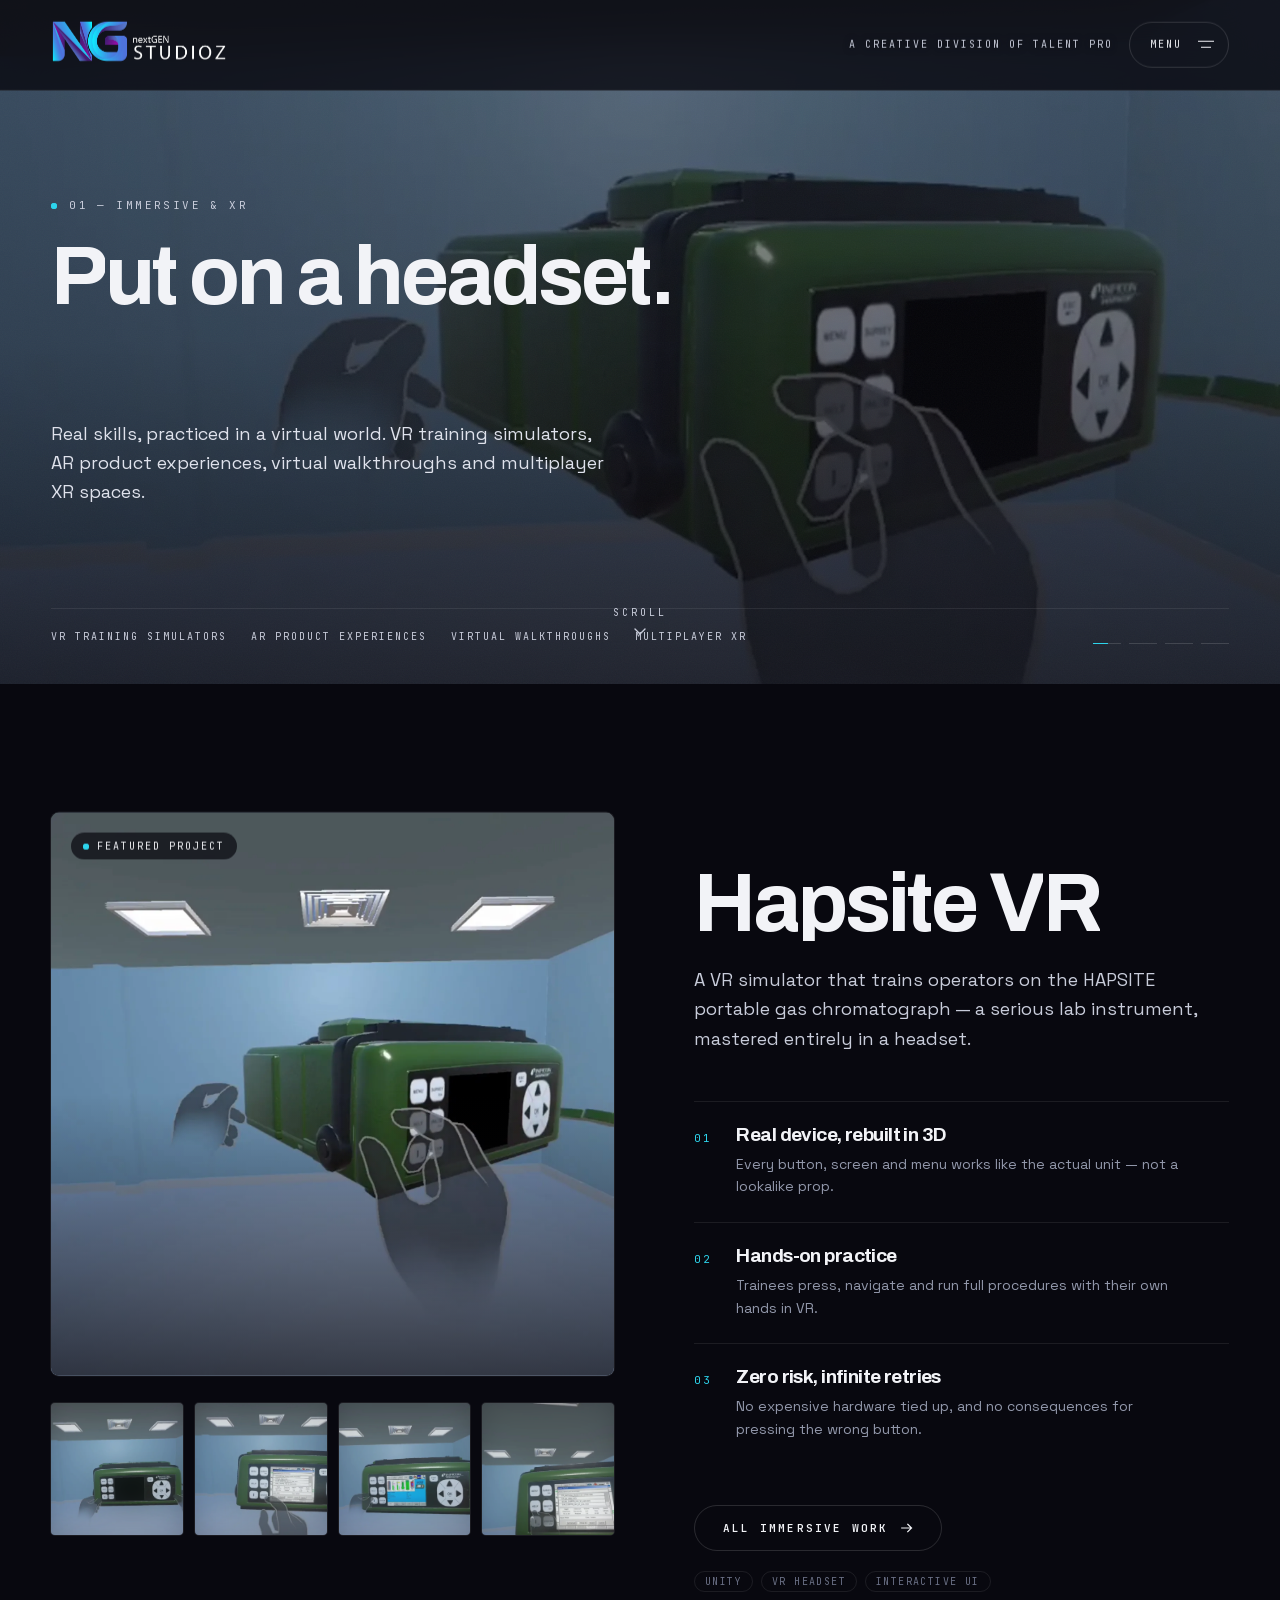
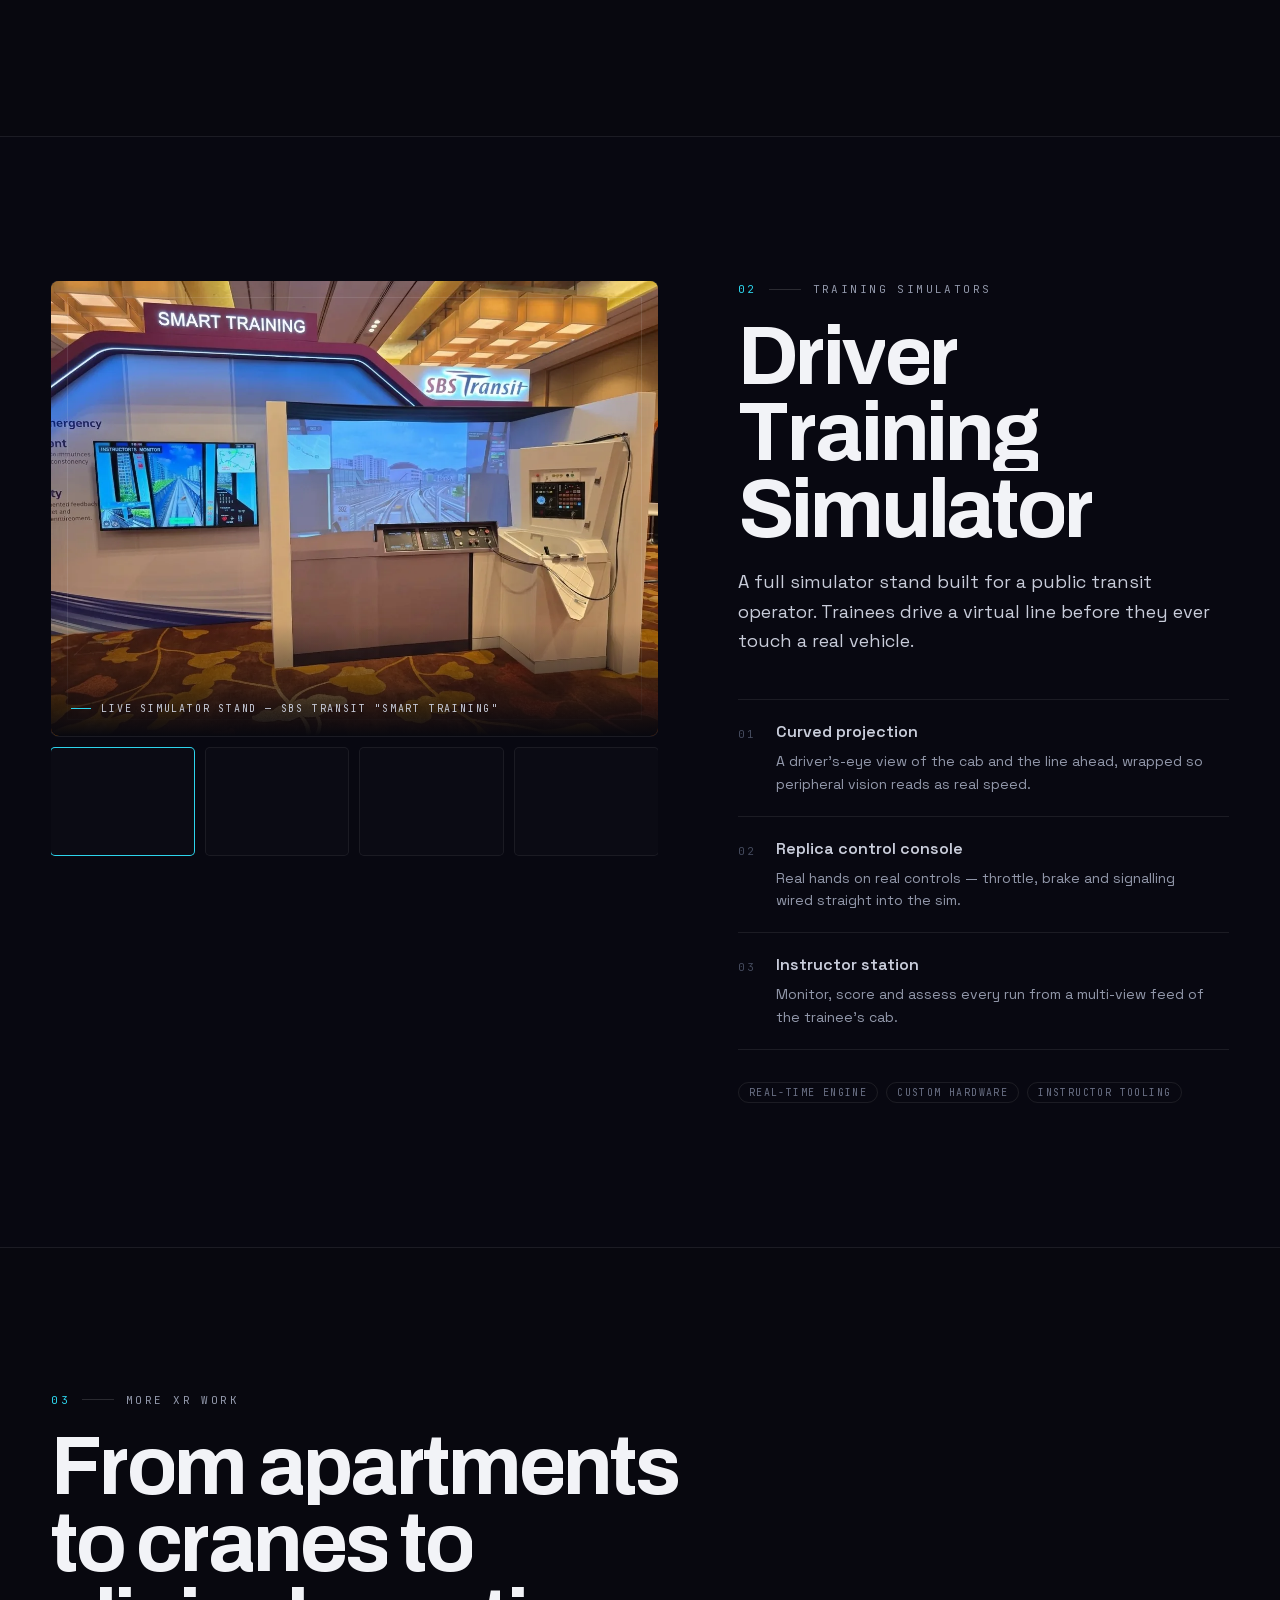
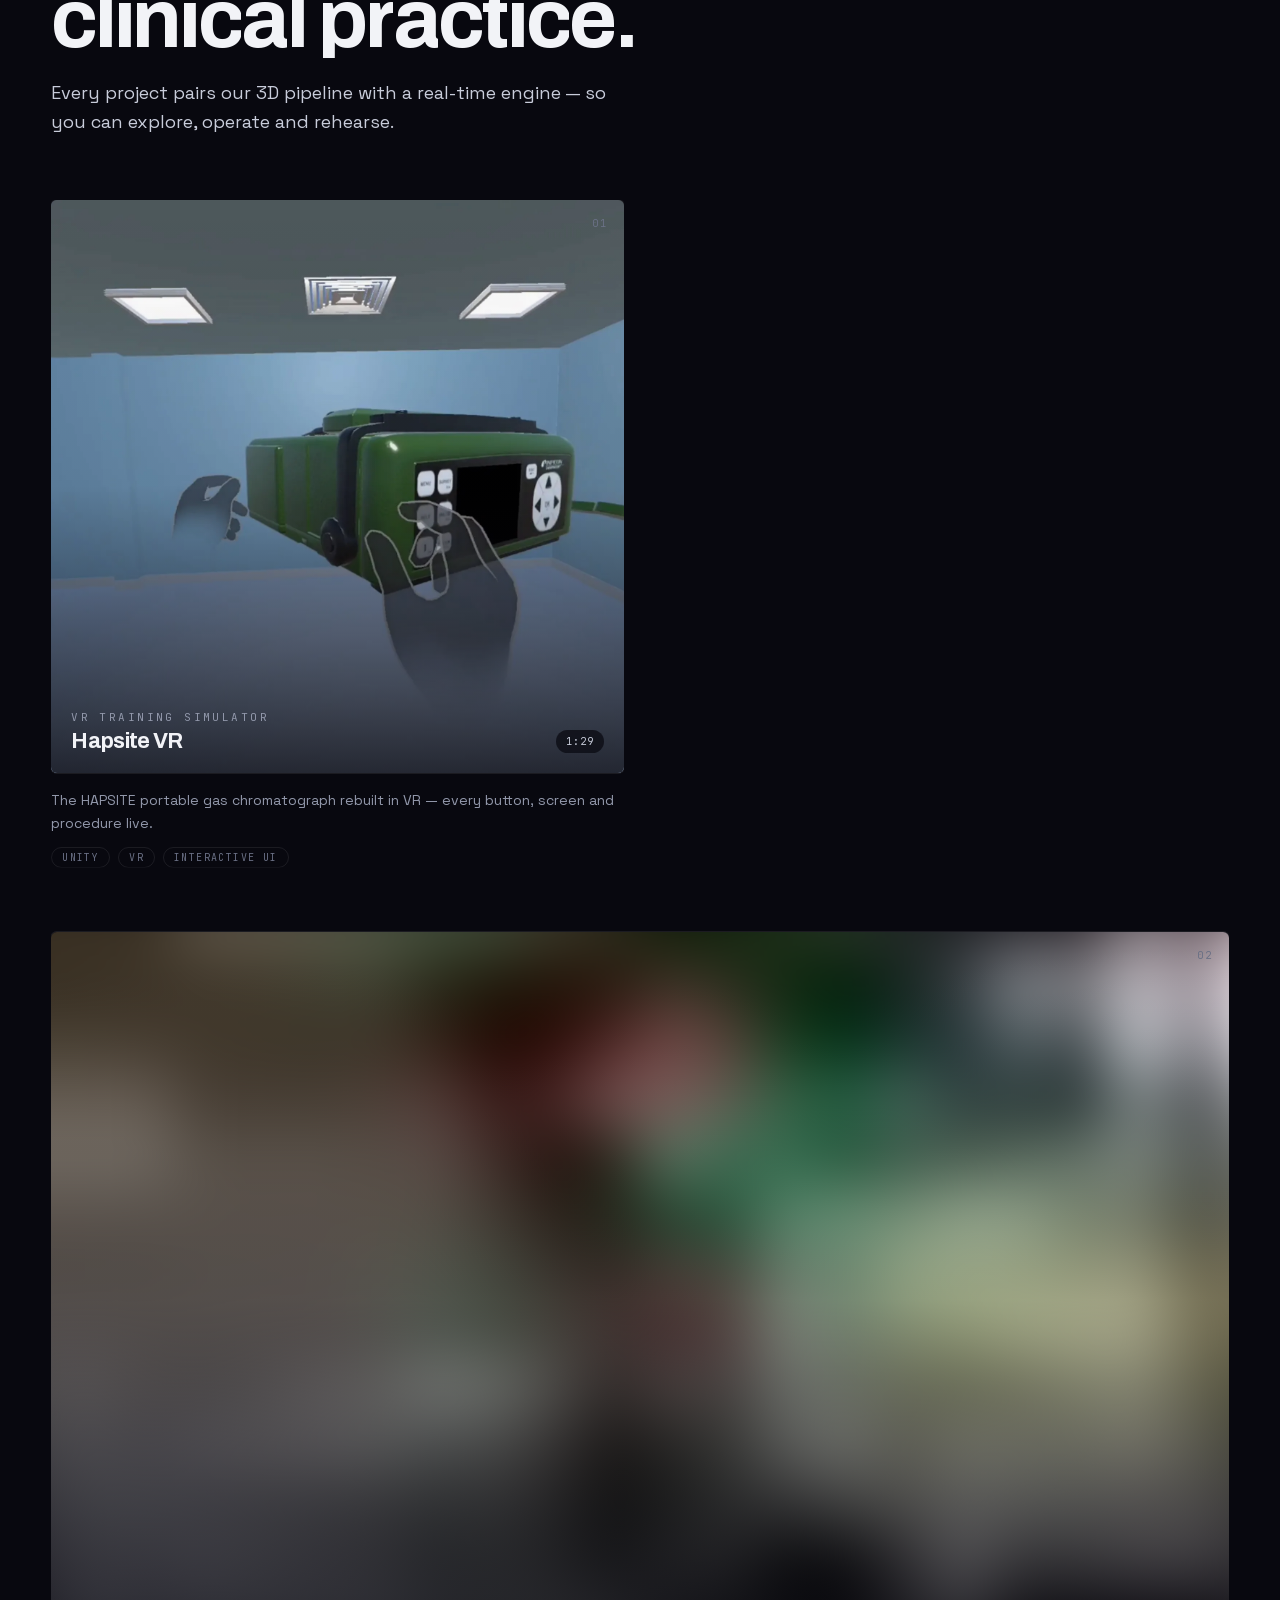
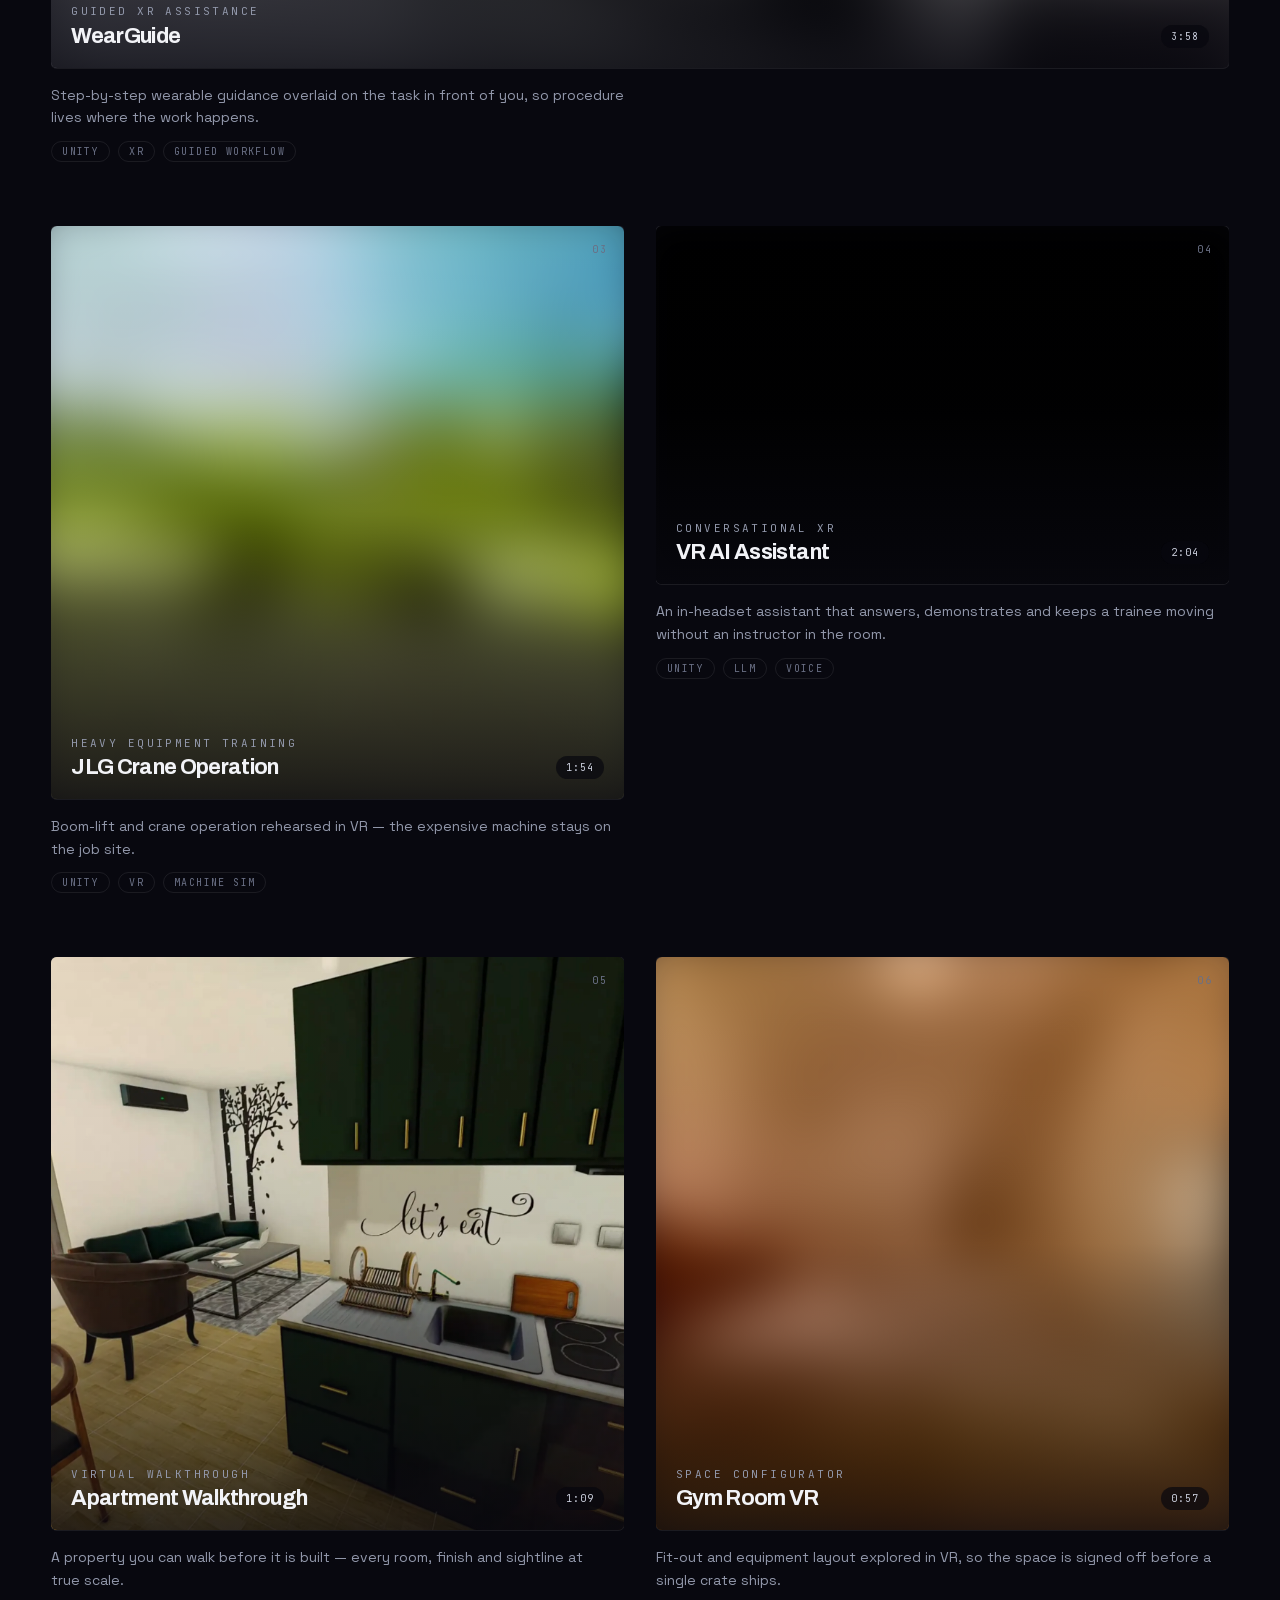
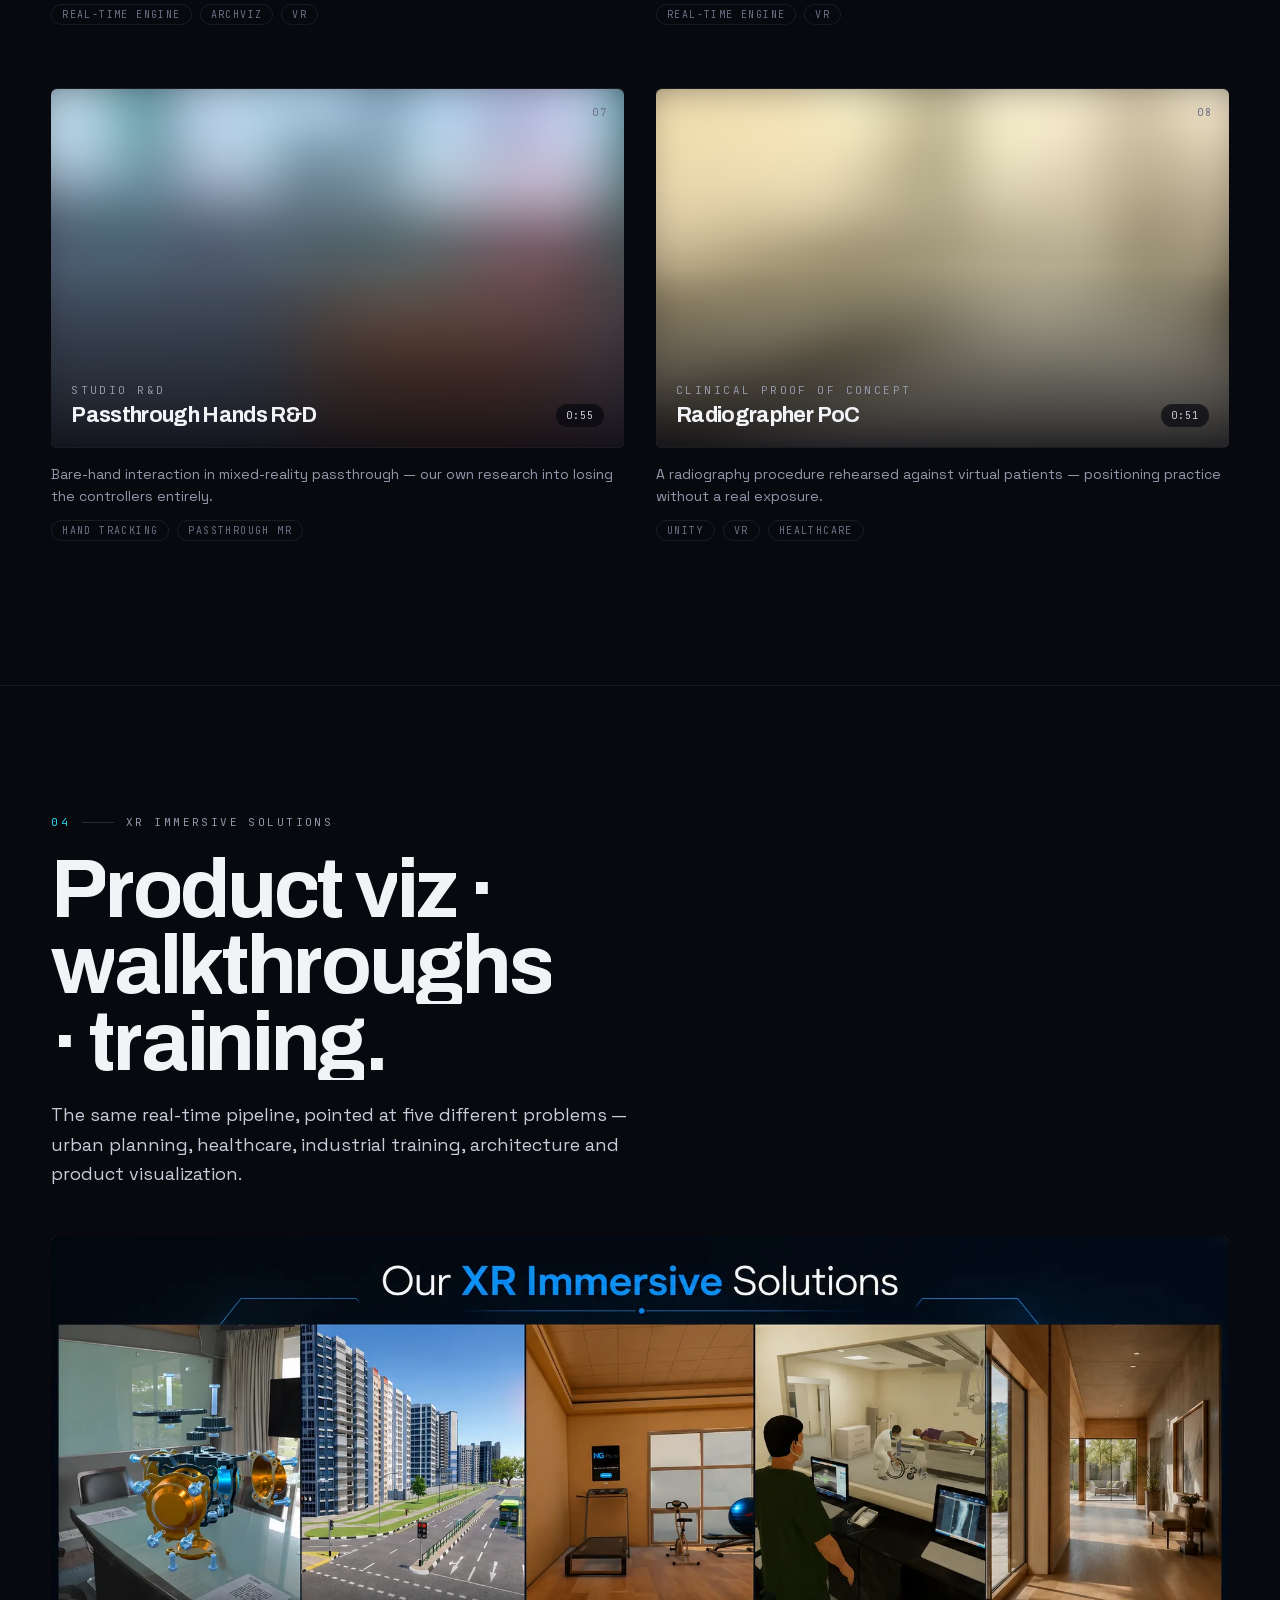
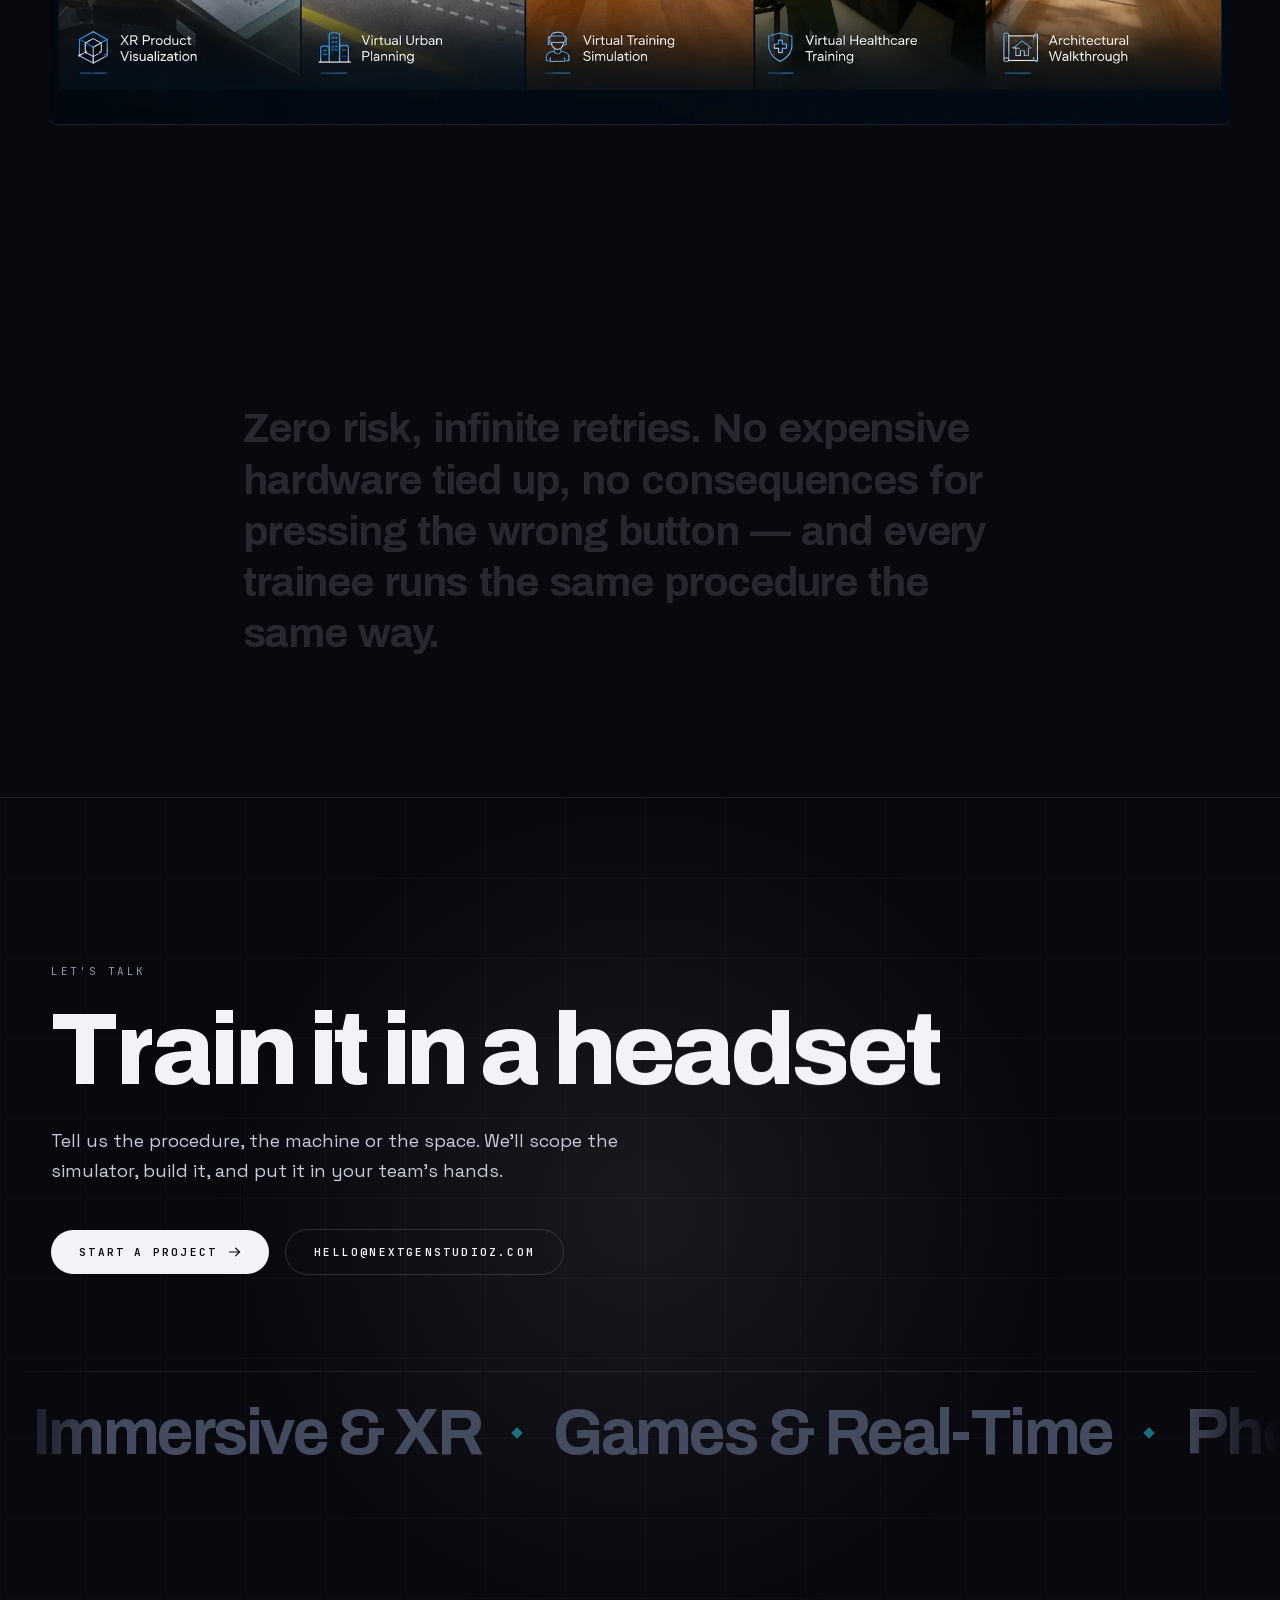
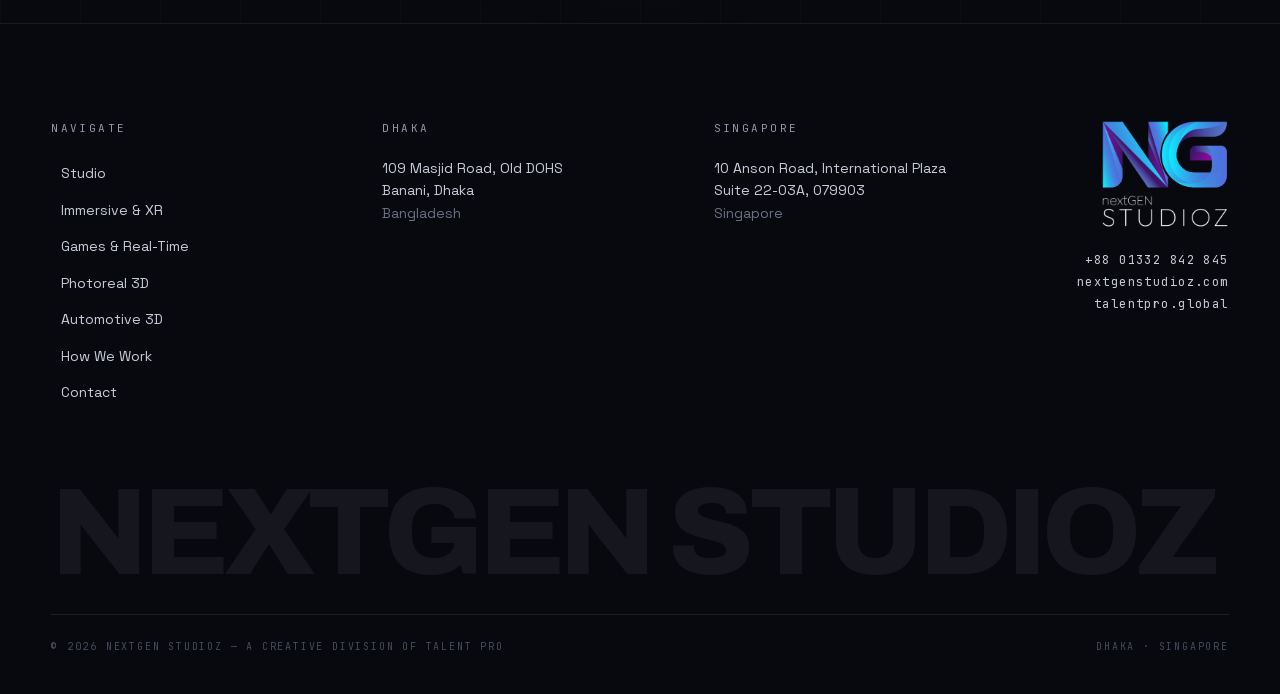
<file: immersive/index.html>
<!DOCTYPE html><html lang="en" class="archivo_70e2381f-module__LdYG7q__variable space_grotesk_138bd6dc-module__-yFhkq__variable jetbrains_mono_4eb6c4a7-module__YC5qjq__variable antialiased"><head><meta charSet="utf-8"/><meta name="viewport" content="width=device-width, initial-scale=1"/><link rel="preload" href="/_next/static/media/051742360c26797e-s.p.1bkzbscqrt8rl.woff2" as="font" crossorigin="" type="font/woff2"/><link rel="preload" href="/_next/static/media/0c89a48fa5027cee-s.p.2cyn07wtgehh0.woff2" as="font" crossorigin="" type="font/woff2"/><link rel="preload" href="/_next/static/media/75affa71d1e2f6a7-s.p.17-aodiw50953.woff2" as="font" crossorigin="" type="font/woff2"/><link rel="preload" as="image" href="/media/logo/logo-horizontal.webp" fetchPriority="high"/><link rel="preload" as="image" href="/media/image/driver-sim-stand.webp"/><link rel="preload" href="/media/image/xr-solutions-board.webp" as="image"/><link rel="stylesheet" href="/_next/static/chunks/3iot82vaou3xs.css" data-precedence="next"/><link rel="preload" as="script" fetchPriority="low" href="/_next/static/chunks/1u5zan5bs9a7v.js"/><script src="/_next/static/chunks/31c4c1w2_29db.js" async=""></script><script src="/_next/static/chunks/3ntqu9avr-1d1.js" async=""></script><script src="/_next/static/chunks/turbopack-1junc8oumxfia.js" async=""></script><script src="/_next/static/chunks/25kx6hsxrnrc8.js" async="" crossorigin=""></script><script src="/_next/static/chunks/0gih3z7x3fwax.js" async="" crossorigin=""></script><script src="/_next/static/chunks/43voo6egrb2h9.js" async="" crossorigin=""></script><script src="/_next/static/chunks/2heh1-iih_73o.js" async="" crossorigin=""></script><meta name="theme-color" content="#08080f"/><meta name="color-scheme" content="dark"/><title>Immersive &amp; XR — NextGen Studioz</title><meta name="description" content="VR training simulators, AR product experiences, virtual walkthroughs and multiplayer XR spaces. Practice anything, anywhere — safely."/><meta property="og:title" content="NextGen Studioz — We build worlds you can walk into"/><meta property="og:description" content="One studio, one pipeline — from a single product render to a world you can walk into."/><meta property="og:site_name" content="NextGen Studioz"/><meta property="og:type" content="website"/><meta name="twitter:card" content="summary_large_image"/><meta name="twitter:title" content="NextGen Studioz — We build worlds you can walk into"/><meta name="twitter:description" content="One studio, one pipeline — from a single product render to a world you can walk into."/><link rel="icon" href="/favicon.ico?favicon.2lse55rtk-yqg.ico" sizes="48x48" type="image/x-icon"/><link rel="icon" href="/icon.png?icon.22p4u8rw4hw4n.png" sizes="512x512" type="image/png"/><link rel="apple-touch-icon" href="/apple-icon.png?apple-icon.29jzlegll496b.png" sizes="180x180" type="image/png"/><meta name="next-size-adjust" content=""/><script src="/_next/static/chunks/0cz1d0mv5g_q7.js" noModule=""></script></head><body class="min-h-svh"><div hidden=""><!--$--><!--/$--></div><a href="#main" class="sr-only focus:not-sr-only focus:fixed focus:left-4 focus:top-4 focus:z-[99] focus:rounded-full focus:bg-bone focus:px-5 focus:py-2.5 focus:font-mono focus:text-xs focus:uppercase focus:tracking-widest focus:text-ink">Skip to content</a><header class="fixed inset-x-0 top-0 z-[80]"><div class="relative flex items-center justify-between gap-6 border-b px-gutter transition-all duration-500 border-line bg-ink/80 backdrop-blur-xl py-5"><a class="shrink-0" aria-label="NextGen Studioz — home" href="/"><span class="inline-block" style="transform:none"><img src="/media/logo/logo-horizontal.webp" alt="NextGen Studioz" width="1400" height="339" loading="eager" fetchPriority="high" decoding="async" class="block h-auto object-contain transition-all duration-500 w-[11rem]"/></span></a><div class="flex items-center gap-4"><span class="hidden font-mono text-[10px] uppercase tracking-[0.2em] text-ash drop-shadow-[0_1px_3px_rgba(8,8,15,0.9)] lg:block">A creative division of Talent Pro</span><span class="inline-block" style="transform:none"><button type="button" aria-expanded="false" aria-label="Open menu" class="group relative z-[86] flex items-center gap-3 rounded-full border border-line-2 py-2.5 pl-5 pr-2.5 transition-colors duration-300 hover:border-cyan/60"><span class="font-mono text-[10px] uppercase tracking-[0.2em] text-bone">Menu</span><span class="relative grid h-6 w-6 place-items-center"><span class="absolute h-px w-4 bg-bone"></span><span class="absolute h-px w-4 bg-bone"></span></span></button></span></div></div><div aria-hidden="true" class="brand-sweep h-px origin-left" style="transform:scaleX(0)"></div></header><main id="main"><div class="relative overflow-hidden h-[76svh] min-h-[32rem]"><div class="absolute inset-0" style="padding:0rem"><div class="relative h-full w-full overflow-hidden bg-ink-2" style="border-radius:0px"><div class="absolute inset-0" style="transform:none"><div class="absolute inset-0" style="opacity:1;transform:none"><div class="relative h-full w-full overflow-hidden"><div aria-hidden="true" class="absolute inset-0 scale-110 bg-cover bg-center blur-xl" style="background-image:url([data-uri])"></div><img src="/media/poster/hapsite-vr.webp" alt="" aria-hidden="true" loading="lazy" decoding="async" class="absolute inset-0 h-full w-full object-cover transition-opacity duration-500 opacity-100"/></div></div></div><div class="absolute inset-0 bg-gradient-to-t from-ink via-ink/68 to-ink/55" style="opacity:0.82"></div><div class="noise absolute inset-0"></div></div></div><div class="relative z-10 flex h-full flex-col px-gutter pb-8 pt-28 md:pb-10 md:pt-32"><div class="flex flex-1 flex-col justify-center"><div class="mb-6 flex items-center gap-3" style="opacity:0;transform:translateY(30px)"><span class="relative flex h-1.5 w-1.5"><span class="absolute inset-0 rounded-full bg-cyan"></span><span class="absolute inset-0 animate-ping rounded-full bg-cyan"></span></span><span class="eyebrow !text-ash">01 — Immersive &amp; XR</span></div><h1 class="display-xl max-w-[22ch]"><span class="inline-block" aria-label="Put on a headset."><span aria-hidden="true" class="inline-block whitespace-nowrap"><span class="inline-block overflow-hidden align-bottom" style="perspective:600px"><span class="inline-block" style="opacity:0;transform:translateY(110%) rotateX(-78deg)">P</span></span><span class="inline-block overflow-hidden align-bottom" style="perspective:600px"><span class="inline-block" style="opacity:0;transform:translateY(110%) rotateX(-78deg)">u</span></span><span class="inline-block overflow-hidden align-bottom" style="perspective:600px"><span class="inline-block" style="opacity:0;transform:translateY(110%) rotateX(-78deg)">t</span></span><span class="inline-block"> </span></span><span aria-hidden="true" class="inline-block whitespace-nowrap"><span class="inline-block overflow-hidden align-bottom" style="perspective:600px"><span class="inline-block" style="opacity:0;transform:translateY(110%) rotateX(-78deg)">o</span></span><span class="inline-block overflow-hidden align-bottom" style="perspective:600px"><span class="inline-block" style="opacity:0;transform:translateY(110%) rotateX(-78deg)">n</span></span><span class="inline-block"> </span></span><span aria-hidden="true" class="inline-block whitespace-nowrap"><span class="inline-block overflow-hidden align-bottom" style="perspective:600px"><span class="inline-block" style="opacity:0;transform:translateY(110%) rotateX(-78deg)">a</span></span><span class="inline-block"> </span></span><span aria-hidden="true" class="inline-block whitespace-nowrap"><span class="inline-block overflow-hidden align-bottom" style="perspective:600px"><span class="inline-block" style="opacity:0;transform:translateY(110%) rotateX(-78deg)">h</span></span><span class="inline-block overflow-hidden align-bottom" style="perspective:600px"><span class="inline-block" style="opacity:0;transform:translateY(110%) rotateX(-78deg)">e</span></span><span class="inline-block overflow-hidden align-bottom" style="perspective:600px"><span class="inline-block" style="opacity:0;transform:translateY(110%) rotateX(-78deg)">a</span></span><span class="inline-block overflow-hidden align-bottom" style="perspective:600px"><span class="inline-block" style="opacity:0;transform:translateY(110%) rotateX(-78deg)">d</span></span><span class="inline-block overflow-hidden align-bottom" style="perspective:600px"><span class="inline-block" style="opacity:0;transform:translateY(110%) rotateX(-78deg)">s</span></span><span class="inline-block overflow-hidden align-bottom" style="perspective:600px"><span class="inline-block" style="opacity:0;transform:translateY(110%) rotateX(-78deg)">e</span></span><span class="inline-block overflow-hidden align-bottom" style="perspective:600px"><span class="inline-block" style="opacity:0;transform:translateY(110%) rotateX(-78deg)">t</span></span><span class="inline-block overflow-hidden align-bottom" style="perspective:600px"><span class="inline-block" style="opacity:0;transform:translateY(110%) rotateX(-78deg)">.</span></span></span></span> <span class="brand-text"><span class="inline-block" aria-label="Walk the space."><span aria-hidden="true" class="inline-block whitespace-nowrap"><span class="inline-block overflow-hidden align-bottom" style="perspective:600px"><span class="inline-block" style="opacity:0;transform:translateY(110%) rotateX(-78deg)">W</span></span><span class="inline-block overflow-hidden align-bottom" style="perspective:600px"><span class="inline-block" style="opacity:0;transform:translateY(110%) rotateX(-78deg)">a</span></span><span class="inline-block overflow-hidden align-bottom" style="perspective:600px"><span class="inline-block" style="opacity:0;transform:translateY(110%) rotateX(-78deg)">l</span></span><span class="inline-block overflow-hidden align-bottom" style="perspective:600px"><span class="inline-block" style="opacity:0;transform:translateY(110%) rotateX(-78deg)">k</span></span><span class="inline-block"> </span></span><span aria-hidden="true" class="inline-block whitespace-nowrap"><span class="inline-block overflow-hidden align-bottom" style="perspective:600px"><span class="inline-block" style="opacity:0;transform:translateY(110%) rotateX(-78deg)">t</span></span><span class="inline-block overflow-hidden align-bottom" style="perspective:600px"><span class="inline-block" style="opacity:0;transform:translateY(110%) rotateX(-78deg)">h</span></span><span class="inline-block overflow-hidden align-bottom" style="perspective:600px"><span class="inline-block" style="opacity:0;transform:translateY(110%) rotateX(-78deg)">e</span></span><span class="inline-block"> </span></span><span aria-hidden="true" class="inline-block whitespace-nowrap"><span class="inline-block overflow-hidden align-bottom" style="perspective:600px"><span class="inline-block" style="opacity:0;transform:translateY(110%) rotateX(-78deg)">s</span></span><span class="inline-block overflow-hidden align-bottom" style="perspective:600px"><span class="inline-block" style="opacity:0;transform:translateY(110%) rotateX(-78deg)">p</span></span><span class="inline-block overflow-hidden align-bottom" style="perspective:600px"><span class="inline-block" style="opacity:0;transform:translateY(110%) rotateX(-78deg)">a</span></span><span class="inline-block overflow-hidden align-bottom" style="perspective:600px"><span class="inline-block" style="opacity:0;transform:translateY(110%) rotateX(-78deg)">c</span></span><span class="inline-block overflow-hidden align-bottom" style="perspective:600px"><span class="inline-block" style="opacity:0;transform:translateY(110%) rotateX(-78deg)">e</span></span><span class="inline-block overflow-hidden align-bottom" style="perspective:600px"><span class="inline-block" style="opacity:0;transform:translateY(110%) rotateX(-78deg)">.</span></span></span></span></span></h1><div class="" style="opacity:0;transform:translateY(30px)"><p class="mt-7 max-w-xl text-base leading-relaxed text-bone-2 md:text-lg">Real skills, practiced in a virtual world. VR training simulators, AR product experiences, virtual walkthroughs and multiplayer XR spaces.</p></div></div><div class="mt-8 flex shrink-0 flex-wrap items-end justify-between gap-6 border-t border-line pt-5"><ul class="flex flex-wrap gap-x-6 gap-y-2"><li class="font-mono text-[10px] uppercase tracking-[0.2em] text-ash" style="opacity:0;transform:translateY(10px)">VR training simulators</li><li class="font-mono text-[10px] uppercase tracking-[0.2em] text-ash" style="opacity:0;transform:translateY(10px)">AR product experiences</li><li class="font-mono text-[10px] uppercase tracking-[0.2em] text-ash" style="opacity:0;transform:translateY(10px)">Virtual walkthroughs</li><li class="font-mono text-[10px] uppercase tracking-[0.2em] text-ash" style="opacity:0;transform:translateY(10px)">Multiplayer XR</li></ul><div class="flex items-center gap-2" aria-hidden="true"><span class="h-px w-7 overflow-hidden bg-line-2"><span class="block h-px bg-cyan" style="transform:scaleX(0);transform-origin:0% 50% 0"></span></span><span class="h-px w-7 overflow-hidden bg-line-2"></span><span class="h-px w-7 overflow-hidden bg-line-2"></span><span class="h-px w-7 overflow-hidden bg-line-2"></span></div></div><div aria-hidden="true" class="pointer-events-none absolute inset-x-0 bottom-8 z-10 hidden justify-center md:flex md:bottom-10" style="opacity:1"><div class="flex flex-col items-center gap-2 text-ash"><span class="font-mono text-[10px] uppercase tracking-[0.3em]">Scroll</span><svg width="12" height="16" viewBox="0 0 12 16" fill="none" aria-hidden="true"><path d="M1 1L6 6L11 1" stroke="currentColor" stroke-width="1.4" stroke-linecap="round" stroke-linejoin="round"></path></svg></div></div></div></div><section class="relative py-24 md:py-36"><div class="shell"><div class="grid gap-14 lg:grid-cols-[minmax(0,1fr)_minmax(0,0.95fr)] lg:gap-20"><div class="lg:sticky lg:top-28 lg:self-start"><div style="transform:translateY(-3%)"><button type="button" data-cursor="play" data-cursor-label="PLAY" aria-label="Play Hapsite VR" class="group relative block aspect-square w-full overflow-hidden rounded-lg bg-ink-2 ring-1 ring-line"><div class="relative h-full w-full overflow-hidden"><div aria-hidden="true" class="absolute inset-0 scale-110 bg-cover bg-center blur-xl" style="background-image:url([data-uri])"></div><img src="/media/poster/hapsite-vr.webp" alt="" aria-hidden="true" loading="lazy" decoding="async" class="absolute inset-0 h-full w-full object-cover transition-opacity duration-500 opacity-100"/></div><span class="absolute inset-0 bg-gradient-to-t from-ink/70 via-transparent to-transparent"></span><span class="absolute left-5 top-5 flex items-center gap-2 rounded-full bg-ink/70 px-3 py-1.5 backdrop-blur"><span class="relative flex h-1.5 w-1.5"><span class="absolute inset-0 rounded-full bg-cyan"></span><span class="absolute inset-0 animate-ping rounded-full bg-cyan"></span></span><span class="font-mono text-[10px] uppercase tracking-[0.2em] text-bone">Featured project</span></span></button></div><div class="mt-3 grid grid-cols-4 gap-3"><div class="" style="opacity:0;transform:scale(0.93)"><button type="button" data-cursor="drag" data-cursor-label="VIEW" class="group relative block aspect-square w-full overflow-hidden rounded-sm bg-ink-2 ring-1 ring-line" aria-label="Open still: Device overview"><div aria-hidden="true" class="absolute inset-0 scale-110 bg-cover bg-center blur-lg" style="background-image:url([data-uri])"></div><img src="/media/image/hapsite-shot-1-sm.webp" alt="" loading="lazy" decoding="async" class="absolute inset-0 h-full w-full object-cover opacity-70 transition-all duration-500 group-hover:scale-105 group-hover:opacity-100"/><span class="absolute inset-x-0 bottom-0 translate-y-full bg-ink/85 px-1.5 py-1 text-center font-mono text-[8px] uppercase leading-tight tracking-[0.1em] text-ash backdrop-blur transition-transform duration-300 ease-[cubic-bezier(0.16,1,0.3,1)] group-hover:translate-y-0">Device overview</span></button></div><div class="" style="opacity:0;transform:scale(0.93)"><button type="button" data-cursor="drag" data-cursor-label="VIEW" class="group relative block aspect-square w-full overflow-hidden rounded-sm bg-ink-2 ring-1 ring-line" aria-label="Open still: Hands-on interaction"><div aria-hidden="true" class="absolute inset-0 scale-110 bg-cover bg-center blur-lg" style="background-image:url([data-uri])"></div><img src="/media/image/hapsite-shot-2-sm.webp" alt="" loading="lazy" decoding="async" class="absolute inset-0 h-full w-full object-cover opacity-70 transition-all duration-500 group-hover:scale-105 group-hover:opacity-100"/><span class="absolute inset-x-0 bottom-0 translate-y-full bg-ink/85 px-1.5 py-1 text-center font-mono text-[8px] uppercase leading-tight tracking-[0.1em] text-ash backdrop-blur transition-transform duration-300 ease-[cubic-bezier(0.16,1,0.3,1)] group-hover:translate-y-0">Hands-on interaction</span></button></div><div class="" style="opacity:0;transform:scale(0.93)"><button type="button" data-cursor="drag" data-cursor-label="VIEW" class="group relative block aspect-square w-full overflow-hidden rounded-sm bg-ink-2 ring-1 ring-line" aria-label="Open still: Live instrument screens"><div aria-hidden="true" class="absolute inset-0 scale-110 bg-cover bg-center blur-lg" style="background-image:url([data-uri])"></div><img src="/media/image/hapsite-shot-3-sm.webp" alt="" loading="lazy" decoding="async" class="absolute inset-0 h-full w-full object-cover opacity-70 transition-all duration-500 group-hover:scale-105 group-hover:opacity-100"/><span class="absolute inset-x-0 bottom-0 translate-y-full bg-ink/85 px-1.5 py-1 text-center font-mono text-[8px] uppercase leading-tight tracking-[0.1em] text-ash backdrop-blur transition-transform duration-300 ease-[cubic-bezier(0.16,1,0.3,1)] group-hover:translate-y-0">Live instrument screens</span></button></div><div class="" style="opacity:0;transform:scale(0.93)"><button type="button" data-cursor="drag" data-cursor-label="VIEW" class="group relative block aspect-square w-full overflow-hidden rounded-sm bg-ink-2 ring-1 ring-line" aria-label="Open still: Guided procedures"><div aria-hidden="true" class="absolute inset-0 scale-110 bg-cover bg-center blur-lg" style="background-image:url([data-uri])"></div><img src="/media/image/hapsite-shot-4-sm.webp" alt="" loading="lazy" decoding="async" class="absolute inset-0 h-full w-full object-cover opacity-70 transition-all duration-500 group-hover:scale-105 group-hover:opacity-100"/><span class="absolute inset-x-0 bottom-0 translate-y-full bg-ink/85 px-1.5 py-1 text-center font-mono text-[8px] uppercase leading-tight tracking-[0.1em] text-ash backdrop-blur transition-transform duration-300 ease-[cubic-bezier(0.16,1,0.3,1)] group-hover:translate-y-0">Guided procedures</span></button></div></div></div><div class="flex flex-col justify-center"><div class="mb-5 flex items-center gap-3" style="opacity:0;transform:translateY(30px)"><svg viewBox="0 0 16 16" class="h-3 w-3 text-cyan" aria-hidden="true" fill="currentColor"><path d="M8 0l2.2 5.3L16 6l-4.3 3.7L13 16 8 12.9 3 16l1.3-6.3L0 6l5.8-.7z"></path></svg><span class="eyebrow">Featured project — Immersive &amp; XR</span></div><h2 class="display-xl"><span class="inline-block" aria-label="Hapsite VR"><span aria-hidden="true" class="inline-block whitespace-nowrap"><span class="inline-block overflow-hidden align-bottom" style="perspective:600px"><span class="inline-block" style="opacity:0;transform:translateY(110%) rotateX(-78deg)">H</span></span><span class="inline-block overflow-hidden align-bottom" style="perspective:600px"><span class="inline-block" style="opacity:0;transform:translateY(110%) rotateX(-78deg)">a</span></span><span class="inline-block overflow-hidden align-bottom" style="perspective:600px"><span class="inline-block" style="opacity:0;transform:translateY(110%) rotateX(-78deg)">p</span></span><span class="inline-block overflow-hidden align-bottom" style="perspective:600px"><span class="inline-block" style="opacity:0;transform:translateY(110%) rotateX(-78deg)">s</span></span><span class="inline-block overflow-hidden align-bottom" style="perspective:600px"><span class="inline-block" style="opacity:0;transform:translateY(110%) rotateX(-78deg)">i</span></span><span class="inline-block overflow-hidden align-bottom" style="perspective:600px"><span class="inline-block" style="opacity:0;transform:translateY(110%) rotateX(-78deg)">t</span></span><span class="inline-block overflow-hidden align-bottom" style="perspective:600px"><span class="inline-block" style="opacity:0;transform:translateY(110%) rotateX(-78deg)">e</span></span><span class="inline-block"> </span></span><span aria-hidden="true" class="inline-block whitespace-nowrap"><span class="inline-block overflow-hidden align-bottom" style="perspective:600px"><span class="inline-block" style="opacity:0;transform:translateY(110%) rotateX(-78deg)">V</span></span><span class="inline-block overflow-hidden align-bottom" style="perspective:600px"><span class="inline-block" style="opacity:0;transform:translateY(110%) rotateX(-78deg)">R</span></span></span></span></h2><div class="" style="opacity:0;transform:translateY(30px)"><p class="mt-6 max-w-xl text-base leading-relaxed text-ash md:text-lg">A VR simulator that trains operators on the HAPSITE portable gas chromatograph — a serious lab instrument, mastered entirely in a headset.</p></div><div class="mt-12 flex flex-col"><div class="group border-t border-line py-6" style="opacity:0;transform:translateY(30px)"><div class="flex gap-6"><span class="mt-1 font-mono text-[11px] tracking-[0.2em] text-cyan">01</span><div><h3 class="display-lg text-[clamp(1.05rem,1.5vw,1.35rem)]">Real device, rebuilt in 3D</h3><p class="mt-2 max-w-md text-sm leading-relaxed text-ash-2">Every button, screen and menu works like the actual unit — not a lookalike prop.</p></div></div></div><div class="group border-t border-line py-6" style="opacity:0;transform:translateY(30px)"><div class="flex gap-6"><span class="mt-1 font-mono text-[11px] tracking-[0.2em] text-cyan">02</span><div><h3 class="display-lg text-[clamp(1.05rem,1.5vw,1.35rem)]">Hands-on practice</h3><p class="mt-2 max-w-md text-sm leading-relaxed text-ash-2">Trainees press, navigate and run full procedures with their own hands in VR.</p></div></div></div><div class="group border-t border-line py-6" style="opacity:0;transform:translateY(30px)"><div class="flex gap-6"><span class="mt-1 font-mono text-[11px] tracking-[0.2em] text-cyan">03</span><div><h3 class="display-lg text-[clamp(1.05rem,1.5vw,1.35rem)]">Zero risk, infinite retries</h3><p class="mt-2 max-w-md text-sm leading-relaxed text-ash-2">No expensive hardware tied up, and no consequences for pressing the wrong button.</p></div></div></div></div><div class="mt-10 flex flex-wrap items-center gap-5" style="opacity:0;transform:translateY(30px)"><span class="inline-block" style="transform:none"><a class="group relative inline-flex items-center gap-3 overflow-hidden rounded-full px-7 py-3.5 font-mono text-[11px] font-semibold uppercase tracking-[0.2em] transition-colors duration-300 border border-line-2 text-bone hover:text-ink" href="/immersive/"><span aria-hidden="true" class="brand-sweep absolute inset-0 origin-bottom scale-y-0 transition-transform duration-500 ease-[cubic-bezier(0.16,1,0.3,1)] group-hover:scale-y-100"></span><span class="relative z-10 flex items-center gap-3">All immersive work<svg viewBox="0 0 16 16" fill="none" aria-hidden="true" class="h-3 w-3 transition-transform duration-300 group-hover:translate-x-1"><path d="M1 8h13M9 3l5 5-5 5" stroke="currentColor" stroke-width="1.6" stroke-linecap="square"></path></svg></span></a></span><ul class="flex flex-wrap gap-x-2 gap-y-1.5"><li class="rounded-full border border-line px-2.5 py-0.5 font-mono text-[10px] uppercase tracking-[0.14em] text-ash-3">Unity</li><li class="rounded-full border border-line px-2.5 py-0.5 font-mono text-[10px] uppercase tracking-[0.14em] text-ash-3">VR headset</li><li class="rounded-full border border-line px-2.5 py-0.5 font-mono text-[10px] uppercase tracking-[0.14em] text-ash-3">Interactive UI</li></ul></div></div></div></div></section><section class="relative py-24 md:py-36 border-y border-line bg-ink-2/40"><div class="shell"><div class="grid gap-12 lg:grid-cols-[minmax(0,1.05fr)_minmax(0,0.85fr)] lg:gap-20"><div class="reveal-mask lg:sticky lg:top-28 lg:self-start" style="--reveal-b:100%;opacity:0.4;transform:translateY(18px)"><button type="button" data-cursor="drag" data-cursor-label="VIEW" class="group relative block aspect-[4/3] w-full overflow-hidden rounded-lg bg-ink-2 ring-1 ring-line" aria-label="Open image: Live simulator stand — SBS Transit &quot;Smart Training&quot;"><div class="absolute inset-0" style="opacity:1;transform:none"><div aria-hidden="true" class="absolute inset-0 scale-110 bg-cover bg-center blur-xl" style="background-image:url([data-uri])"></div><img src="/media/image/driver-sim-stand.webp" alt="Live simulator stand — SBS Transit &quot;Smart Training&quot;" class="absolute inset-0 h-full w-full object-cover" decoding="async"/></div><span class="pointer-events-none absolute inset-4 border border-bone/10"></span><span class="pointer-events-none absolute inset-x-0 bottom-0 h-28 bg-gradient-to-t from-ink to-transparent"></span><span class="absolute bottom-5 left-5 right-5 flex items-center gap-2.5" style="opacity:0;transform:translateY(8px)"><span class="h-px w-5 shrink-0 bg-cyan"></span><span class="font-mono text-[10px] uppercase tracking-[0.18em] text-ash">Live simulator stand — SBS Transit &quot;Smart Training&quot;</span></span></button><div class="mt-3 flex gap-3"><button type="button" aria-current="true" aria-label="Show Full stand" class="relative aspect-[4/3] min-w-0 flex-1 overflow-hidden rounded-sm bg-ink-2 ring-1 transition-all duration-300 ring-cyan"><img src="/media/image/driver-sim-stand-sm.webp" alt="" loading="lazy" decoding="async" class="absolute inset-0 h-full w-full object-cover transition-opacity duration-300 opacity-100"/></button><button type="button" aria-current="false" aria-label="Show Curved projection" class="relative aspect-[4/3] min-w-0 flex-1 overflow-hidden rounded-sm bg-ink-2 ring-1 transition-all duration-300 ring-line hover:ring-line-2"><img src="/media/image/driver-sim-projection-sm.webp" alt="" loading="lazy" decoding="async" class="absolute inset-0 h-full w-full object-cover transition-opacity duration-300 opacity-45 hover:opacity-75"/></button><button type="button" aria-current="false" aria-label="Show Replica control console" class="relative aspect-[4/3] min-w-0 flex-1 overflow-hidden rounded-sm bg-ink-2 ring-1 transition-all duration-300 ring-line hover:ring-line-2"><img src="/media/image/driver-sim-console-sm.webp" alt="" loading="lazy" decoding="async" class="absolute inset-0 h-full w-full object-cover transition-opacity duration-300 opacity-45 hover:opacity-75"/></button><button type="button" aria-current="false" aria-label="Show Instructor station" class="relative aspect-[4/3] min-w-0 flex-1 overflow-hidden rounded-sm bg-ink-2 ring-1 transition-all duration-300 ring-line hover:ring-line-2"><img src="/media/image/driver-sim-instructor-sm.webp" alt="" loading="lazy" decoding="async" class="absolute inset-0 h-full w-full object-cover transition-opacity duration-300 opacity-45 hover:opacity-75"/></button></div></div><div class="flex flex-col justify-center"><div class="flex flex-col gap-6 md:flex-row md:items-end md:justify-between"><div class="max-w-3xl"><div class="mb-5 flex items-center gap-3" style="opacity:0;transform:translateY(30px)"><span class="font-mono text-[11px] tracking-[0.22em] text-cyan">02</span><span class="h-px w-8 bg-line-2"></span><span class="eyebrow">Training simulators</span></div><h2 class="display-xl"><span class="inline-block" aria-label="Driver Training Simulator"><span aria-hidden="true" class="inline-block whitespace-nowrap"><span class="inline-block overflow-hidden align-bottom" style="perspective:600px"><span class="inline-block" style="opacity:0;transform:translateY(110%) rotateX(-78deg)">D</span></span><span class="inline-block overflow-hidden align-bottom" style="perspective:600px"><span class="inline-block" style="opacity:0;transform:translateY(110%) rotateX(-78deg)">r</span></span><span class="inline-block overflow-hidden align-bottom" style="perspective:600px"><span class="inline-block" style="opacity:0;transform:translateY(110%) rotateX(-78deg)">i</span></span><span class="inline-block overflow-hidden align-bottom" style="perspective:600px"><span class="inline-block" style="opacity:0;transform:translateY(110%) rotateX(-78deg)">v</span></span><span class="inline-block overflow-hidden align-bottom" style="perspective:600px"><span class="inline-block" style="opacity:0;transform:translateY(110%) rotateX(-78deg)">e</span></span><span class="inline-block overflow-hidden align-bottom" style="perspective:600px"><span class="inline-block" style="opacity:0;transform:translateY(110%) rotateX(-78deg)">r</span></span><span class="inline-block"> </span></span><span aria-hidden="true" class="inline-block whitespace-nowrap"><span class="inline-block overflow-hidden align-bottom" style="perspective:600px"><span class="inline-block" style="opacity:0;transform:translateY(110%) rotateX(-78deg)">T</span></span><span class="inline-block overflow-hidden align-bottom" style="perspective:600px"><span class="inline-block" style="opacity:0;transform:translateY(110%) rotateX(-78deg)">r</span></span><span class="inline-block overflow-hidden align-bottom" style="perspective:600px"><span class="inline-block" style="opacity:0;transform:translateY(110%) rotateX(-78deg)">a</span></span><span class="inline-block overflow-hidden align-bottom" style="perspective:600px"><span class="inline-block" style="opacity:0;transform:translateY(110%) rotateX(-78deg)">i</span></span><span class="inline-block overflow-hidden align-bottom" style="perspective:600px"><span class="inline-block" style="opacity:0;transform:translateY(110%) rotateX(-78deg)">n</span></span><span class="inline-block overflow-hidden align-bottom" style="perspective:600px"><span class="inline-block" style="opacity:0;transform:translateY(110%) rotateX(-78deg)">i</span></span><span class="inline-block overflow-hidden align-bottom" style="perspective:600px"><span class="inline-block" style="opacity:0;transform:translateY(110%) rotateX(-78deg)">n</span></span><span class="inline-block overflow-hidden align-bottom" style="perspective:600px"><span class="inline-block" style="opacity:0;transform:translateY(110%) rotateX(-78deg)">g</span></span><span class="inline-block"> </span></span><span aria-hidden="true" class="inline-block whitespace-nowrap"><span class="inline-block overflow-hidden align-bottom" style="perspective:600px"><span class="inline-block" style="opacity:0;transform:translateY(110%) rotateX(-78deg)">S</span></span><span class="inline-block overflow-hidden align-bottom" style="perspective:600px"><span class="inline-block" style="opacity:0;transform:translateY(110%) rotateX(-78deg)">i</span></span><span class="inline-block overflow-hidden align-bottom" style="perspective:600px"><span class="inline-block" style="opacity:0;transform:translateY(110%) rotateX(-78deg)">m</span></span><span class="inline-block overflow-hidden align-bottom" style="perspective:600px"><span class="inline-block" style="opacity:0;transform:translateY(110%) rotateX(-78deg)">u</span></span><span class="inline-block overflow-hidden align-bottom" style="perspective:600px"><span class="inline-block" style="opacity:0;transform:translateY(110%) rotateX(-78deg)">l</span></span><span class="inline-block overflow-hidden align-bottom" style="perspective:600px"><span class="inline-block" style="opacity:0;transform:translateY(110%) rotateX(-78deg)">a</span></span><span class="inline-block overflow-hidden align-bottom" style="perspective:600px"><span class="inline-block" style="opacity:0;transform:translateY(110%) rotateX(-78deg)">t</span></span><span class="inline-block overflow-hidden align-bottom" style="perspective:600px"><span class="inline-block" style="opacity:0;transform:translateY(110%) rotateX(-78deg)">o</span></span><span class="inline-block overflow-hidden align-bottom" style="perspective:600px"><span class="inline-block" style="opacity:0;transform:translateY(110%) rotateX(-78deg)">r</span></span></span></span></h2><div class="" style="opacity:0;transform:translateY(30px)"><p class="mt-5 max-w-xl text-base leading-relaxed text-ash md:text-lg">A full simulator stand built for a public transit operator. Trainees drive a virtual line before they ever touch a real vehicle.</p></div></div></div><ul class="mt-11 flex flex-col"><li class="border-t border-line last:border-b"><button type="button" aria-current="false" class="group flex w-full items-start gap-5 py-5 text-left"><span class="mt-1.5 font-mono text-[11px] tracking-[0.2em] transition-colors duration-300 text-ash-4 group-hover:text-cyan">01</span><span class="min-w-0"><span class="block text-base font-semibold transition-colors duration-300 text-ash group-hover:text-bone">Curved projection</span><span class="mt-1.5 block max-w-md text-sm leading-relaxed text-ash-2">A driver&#x27;s-eye view of the cab and the line ahead, wrapped so peripheral vision reads as real speed.</span></span><span aria-hidden="true" class="mt-3 ml-auto h-px shrink-0 bg-cyan transition-all duration-500 ease-[cubic-bezier(0.16,1,0.3,1)] w-0"></span></button></li><li class="border-t border-line last:border-b"><button type="button" aria-current="false" class="group flex w-full items-start gap-5 py-5 text-left"><span class="mt-1.5 font-mono text-[11px] tracking-[0.2em] transition-colors duration-300 text-ash-4 group-hover:text-cyan">02</span><span class="min-w-0"><span class="block text-base font-semibold transition-colors duration-300 text-ash group-hover:text-bone">Replica control console</span><span class="mt-1.5 block max-w-md text-sm leading-relaxed text-ash-2">Real hands on real controls — throttle, brake and signalling wired straight into the sim.</span></span><span aria-hidden="true" class="mt-3 ml-auto h-px shrink-0 bg-cyan transition-all duration-500 ease-[cubic-bezier(0.16,1,0.3,1)] w-0"></span></button></li><li class="border-t border-line last:border-b"><button type="button" aria-current="false" class="group flex w-full items-start gap-5 py-5 text-left"><span class="mt-1.5 font-mono text-[11px] tracking-[0.2em] transition-colors duration-300 text-ash-4 group-hover:text-cyan">03</span><span class="min-w-0"><span class="block text-base font-semibold transition-colors duration-300 text-ash group-hover:text-bone">Instructor station</span><span class="mt-1.5 block max-w-md text-sm leading-relaxed text-ash-2">Monitor, score and assess every run from a multi-view feed of the trainee&#x27;s cab.</span></span><span aria-hidden="true" class="mt-3 ml-auto h-px shrink-0 bg-cyan transition-all duration-500 ease-[cubic-bezier(0.16,1,0.3,1)] w-0"></span></button></li></ul><div class="mt-8 flex flex-wrap gap-2" style="opacity:0;transform:translateY(30px)"><span class="rounded-full border border-line px-2.5 py-0.5 font-mono text-[10px] uppercase tracking-[0.14em] text-ash-3">Real-time engine</span><span class="rounded-full border border-line px-2.5 py-0.5 font-mono text-[10px] uppercase tracking-[0.14em] text-ash-3">Custom hardware</span><span class="rounded-full border border-line px-2.5 py-0.5 font-mono text-[10px] uppercase tracking-[0.14em] text-ash-3">Instructor tooling</span></div></div></div></div></section><section class="relative py-24 md:py-36"><div class="shell"><div class="flex flex-col gap-6 md:flex-row md:items-end md:justify-between mb-16"><div class="max-w-3xl"><div class="mb-5 flex items-center gap-3" style="opacity:0;transform:translateY(30px)"><span class="font-mono text-[11px] tracking-[0.22em] text-cyan">03</span><span class="h-px w-8 bg-line-2"></span><span class="eyebrow">More XR work</span></div><h2 class="display-xl"><span class="inline-block" aria-label="From apartments to cranes to clinical practice."><span aria-hidden="true" class="inline-block whitespace-nowrap"><span class="inline-block overflow-hidden align-bottom" style="perspective:600px"><span class="inline-block" style="opacity:0;transform:translateY(110%) rotateX(-78deg)">F</span></span><span class="inline-block overflow-hidden align-bottom" style="perspective:600px"><span class="inline-block" style="opacity:0;transform:translateY(110%) rotateX(-78deg)">r</span></span><span class="inline-block overflow-hidden align-bottom" style="perspective:600px"><span class="inline-block" style="opacity:0;transform:translateY(110%) rotateX(-78deg)">o</span></span><span class="inline-block overflow-hidden align-bottom" style="perspective:600px"><span class="inline-block" style="opacity:0;transform:translateY(110%) rotateX(-78deg)">m</span></span><span class="inline-block"> </span></span><span aria-hidden="true" class="inline-block whitespace-nowrap"><span class="inline-block overflow-hidden align-bottom" style="perspective:600px"><span class="inline-block" style="opacity:0;transform:translateY(110%) rotateX(-78deg)">a</span></span><span class="inline-block overflow-hidden align-bottom" style="perspective:600px"><span class="inline-block" style="opacity:0;transform:translateY(110%) rotateX(-78deg)">p</span></span><span class="inline-block overflow-hidden align-bottom" style="perspective:600px"><span class="inline-block" style="opacity:0;transform:translateY(110%) rotateX(-78deg)">a</span></span><span class="inline-block overflow-hidden align-bottom" style="perspective:600px"><span class="inline-block" style="opacity:0;transform:translateY(110%) rotateX(-78deg)">r</span></span><span class="inline-block overflow-hidden align-bottom" style="perspective:600px"><span class="inline-block" style="opacity:0;transform:translateY(110%) rotateX(-78deg)">t</span></span><span class="inline-block overflow-hidden align-bottom" style="perspective:600px"><span class="inline-block" style="opacity:0;transform:translateY(110%) rotateX(-78deg)">m</span></span><span class="inline-block overflow-hidden align-bottom" style="perspective:600px"><span class="inline-block" style="opacity:0;transform:translateY(110%) rotateX(-78deg)">e</span></span><span class="inline-block overflow-hidden align-bottom" style="perspective:600px"><span class="inline-block" style="opacity:0;transform:translateY(110%) rotateX(-78deg)">n</span></span><span class="inline-block overflow-hidden align-bottom" style="perspective:600px"><span class="inline-block" style="opacity:0;transform:translateY(110%) rotateX(-78deg)">t</span></span><span class="inline-block overflow-hidden align-bottom" style="perspective:600px"><span class="inline-block" style="opacity:0;transform:translateY(110%) rotateX(-78deg)">s</span></span><span class="inline-block"> </span></span><span aria-hidden="true" class="inline-block whitespace-nowrap"><span class="inline-block overflow-hidden align-bottom" style="perspective:600px"><span class="inline-block" style="opacity:0;transform:translateY(110%) rotateX(-78deg)">t</span></span><span class="inline-block overflow-hidden align-bottom" style="perspective:600px"><span class="inline-block" style="opacity:0;transform:translateY(110%) rotateX(-78deg)">o</span></span><span class="inline-block"> </span></span><span aria-hidden="true" class="inline-block whitespace-nowrap"><span class="inline-block overflow-hidden align-bottom" style="perspective:600px"><span class="inline-block" style="opacity:0;transform:translateY(110%) rotateX(-78deg)">c</span></span><span class="inline-block overflow-hidden align-bottom" style="perspective:600px"><span class="inline-block" style="opacity:0;transform:translateY(110%) rotateX(-78deg)">r</span></span><span class="inline-block overflow-hidden align-bottom" style="perspective:600px"><span class="inline-block" style="opacity:0;transform:translateY(110%) rotateX(-78deg)">a</span></span><span class="inline-block overflow-hidden align-bottom" style="perspective:600px"><span class="inline-block" style="opacity:0;transform:translateY(110%) rotateX(-78deg)">n</span></span><span class="inline-block overflow-hidden align-bottom" style="perspective:600px"><span class="inline-block" style="opacity:0;transform:translateY(110%) rotateX(-78deg)">e</span></span><span class="inline-block overflow-hidden align-bottom" style="perspective:600px"><span class="inline-block" style="opacity:0;transform:translateY(110%) rotateX(-78deg)">s</span></span><span class="inline-block"> </span></span><span aria-hidden="true" class="inline-block whitespace-nowrap"><span class="inline-block overflow-hidden align-bottom" style="perspective:600px"><span class="inline-block" style="opacity:0;transform:translateY(110%) rotateX(-78deg)">t</span></span><span class="inline-block overflow-hidden align-bottom" style="perspective:600px"><span class="inline-block" style="opacity:0;transform:translateY(110%) rotateX(-78deg)">o</span></span><span class="inline-block"> </span></span><span aria-hidden="true" class="inline-block whitespace-nowrap"><span class="inline-block overflow-hidden align-bottom" style="perspective:600px"><span class="inline-block" style="opacity:0;transform:translateY(110%) rotateX(-78deg)">c</span></span><span class="inline-block overflow-hidden align-bottom" style="perspective:600px"><span class="inline-block" style="opacity:0;transform:translateY(110%) rotateX(-78deg)">l</span></span><span class="inline-block overflow-hidden align-bottom" style="perspective:600px"><span class="inline-block" style="opacity:0;transform:translateY(110%) rotateX(-78deg)">i</span></span><span class="inline-block overflow-hidden align-bottom" style="perspective:600px"><span class="inline-block" style="opacity:0;transform:translateY(110%) rotateX(-78deg)">n</span></span><span class="inline-block overflow-hidden align-bottom" style="perspective:600px"><span class="inline-block" style="opacity:0;transform:translateY(110%) rotateX(-78deg)">i</span></span><span class="inline-block overflow-hidden align-bottom" style="perspective:600px"><span class="inline-block" style="opacity:0;transform:translateY(110%) rotateX(-78deg)">c</span></span><span class="inline-block overflow-hidden align-bottom" style="perspective:600px"><span class="inline-block" style="opacity:0;transform:translateY(110%) rotateX(-78deg)">a</span></span><span class="inline-block overflow-hidden align-bottom" style="perspective:600px"><span class="inline-block" style="opacity:0;transform:translateY(110%) rotateX(-78deg)">l</span></span><span class="inline-block"> </span></span><span aria-hidden="true" class="inline-block whitespace-nowrap"><span class="inline-block overflow-hidden align-bottom" style="perspective:600px"><span class="inline-block" style="opacity:0;transform:translateY(110%) rotateX(-78deg)">p</span></span><span class="inline-block overflow-hidden align-bottom" style="perspective:600px"><span class="inline-block" style="opacity:0;transform:translateY(110%) rotateX(-78deg)">r</span></span><span class="inline-block overflow-hidden align-bottom" style="perspective:600px"><span class="inline-block" style="opacity:0;transform:translateY(110%) rotateX(-78deg)">a</span></span><span class="inline-block overflow-hidden align-bottom" style="perspective:600px"><span class="inline-block" style="opacity:0;transform:translateY(110%) rotateX(-78deg)">c</span></span><span class="inline-block overflow-hidden align-bottom" style="perspective:600px"><span class="inline-block" style="opacity:0;transform:translateY(110%) rotateX(-78deg)">t</span></span><span class="inline-block overflow-hidden align-bottom" style="perspective:600px"><span class="inline-block" style="opacity:0;transform:translateY(110%) rotateX(-78deg)">i</span></span><span class="inline-block overflow-hidden align-bottom" style="perspective:600px"><span class="inline-block" style="opacity:0;transform:translateY(110%) rotateX(-78deg)">c</span></span><span class="inline-block overflow-hidden align-bottom" style="perspective:600px"><span class="inline-block" style="opacity:0;transform:translateY(110%) rotateX(-78deg)">e</span></span><span class="inline-block overflow-hidden align-bottom" style="perspective:600px"><span class="inline-block" style="opacity:0;transform:translateY(110%) rotateX(-78deg)">.</span></span></span></span></h2><div class="" style="opacity:0;transform:translateY(30px)"><p class="mt-5 max-w-xl text-base leading-relaxed text-ash md:text-lg">Every project pairs our 3D pipeline with a real-time engine — so you can explore, operate and rehearse.</p></div></div></div><div class="grid gap-x-8 gap-y-14 md:gap-y-16 md:grid-cols-2"><div class="reveal-mask" style="--reveal-b:100%;opacity:0.4;transform:translateY(18px)"><div class="group relative" style="perspective:1200px"><button type="button" data-cursor="play" data-cursor-label="PLAY" aria-label="Open Hapsite VR" class="block w-full text-left" style="transform-style:preserve-3d;transform:none"><div data-media-frame="true" class="relative w-full overflow-hidden rounded-md bg-ink-2 ring-1 ring-line transition-[box-shadow,ring-color] duration-500 group-hover:ring-line-2 aspect-square"><div class="relative h-full w-full overflow-hidden scale-[1.01]"><div aria-hidden="true" class="absolute inset-0 scale-110 bg-cover bg-center blur-xl" style="background-image:url([data-uri])"></div><img src="/media/poster/hapsite-vr.webp" alt="" aria-hidden="true" loading="lazy" decoding="async" class="absolute inset-0 h-full w-full object-cover transition-opacity duration-500 opacity-100"/></div><div aria-hidden="true" class="pointer-events-none absolute inset-0 opacity-0 transition-opacity duration-500 group-hover:opacity-100" style="background:radial-gradient(420px circle at 50% 50%, oklch(1 0 0 / 12%), transparent 62%)"></div><span aria-hidden="true" class="pointer-events-none absolute h-5 w-5 border-cyan opacity-0 transition-all duration-500 group-hover:opacity-100 left-3 top-3 border-l border-t group-hover:left-4 group-hover:top-4"></span><span aria-hidden="true" class="pointer-events-none absolute h-5 w-5 border-cyan opacity-0 transition-all duration-500 group-hover:opacity-100 right-3 top-3 border-r border-t group-hover:right-4 group-hover:top-4"></span><span aria-hidden="true" class="pointer-events-none absolute h-5 w-5 border-cyan opacity-0 transition-all duration-500 group-hover:opacity-100 bottom-3 left-3 border-b border-l group-hover:bottom-4 group-hover:left-4"></span><span aria-hidden="true" class="pointer-events-none absolute h-5 w-5 border-cyan opacity-0 transition-all duration-500 group-hover:opacity-100 bottom-3 right-3 border-b border-r group-hover:bottom-4 group-hover:right-4"></span><div class="pointer-events-none absolute inset-0 bg-gradient-to-t from-ink via-ink/10 to-transparent opacity-80"></div><div class="pointer-events-none absolute inset-x-0 bottom-0 flex items-end justify-between gap-4 p-4 md:p-5"><div class="min-w-0"><p class="eyebrow mb-1.5 truncate">VR training simulator</p><h3 class="display-lg text-[clamp(1.1rem,1.7vw,1.6rem)] leading-none">Hapsite VR</h3></div><span class="shrink-0 rounded-full bg-ink/70 px-2.5 py-1 font-mono text-[10px] tracking-widest text-ash backdrop-blur">1:29</span></div><span class="pointer-events-none absolute right-4 top-4 font-mono text-[10px] tracking-[0.2em] text-ash-3">01</span></div></button><div class="mt-4 flex flex-col gap-3"><p class="max-w-prose text-sm leading-relaxed text-ash-2">The HAPSITE portable gas chromatograph rebuilt in VR — every button, screen and procedure live.</p><ul class="flex flex-wrap gap-x-2 gap-y-1.5"><li class="rounded-full border border-line px-2.5 py-0.5 font-mono text-[10px] uppercase tracking-[0.14em] text-ash-3">Unity</li><li class="rounded-full border border-line px-2.5 py-0.5 font-mono text-[10px] uppercase tracking-[0.14em] text-ash-3">VR</li><li class="rounded-full border border-line px-2.5 py-0.5 font-mono text-[10px] uppercase tracking-[0.14em] text-ash-3">Interactive UI</li></ul></div></div></div><div class="reveal-mask md:col-span-2" style="--reveal-b:100%;opacity:0.4;transform:translateY(18px)"><div class="group relative" style="perspective:1200px"><button type="button" data-cursor="play" data-cursor-label="PLAY" aria-label="Open WearGuide" class="block w-full text-left" style="transform-style:preserve-3d;transform:none"><div data-media-frame="true" class="relative w-full overflow-hidden rounded-md bg-ink-2 ring-1 ring-line transition-[box-shadow,ring-color] duration-500 group-hover:ring-line-2 aspect-[16/10]"><div class="relative h-full w-full overflow-hidden scale-[1.01]"><div aria-hidden="true" class="absolute inset-0 scale-110 bg-cover bg-center blur-xl" style="background-image:url([data-uri])"></div><img src="/media/poster/wearguide.webp" alt="" aria-hidden="true" loading="lazy" decoding="async" class="absolute inset-0 h-full w-full object-cover transition-opacity duration-500 opacity-100"/></div><div aria-hidden="true" class="pointer-events-none absolute inset-0 opacity-0 transition-opacity duration-500 group-hover:opacity-100" style="background:radial-gradient(420px circle at 50% 50%, oklch(1 0 0 / 12%), transparent 62%)"></div><span aria-hidden="true" class="pointer-events-none absolute h-5 w-5 border-cyan opacity-0 transition-all duration-500 group-hover:opacity-100 left-3 top-3 border-l border-t group-hover:left-4 group-hover:top-4"></span><span aria-hidden="true" class="pointer-events-none absolute h-5 w-5 border-cyan opacity-0 transition-all duration-500 group-hover:opacity-100 right-3 top-3 border-r border-t group-hover:right-4 group-hover:top-4"></span><span aria-hidden="true" class="pointer-events-none absolute h-5 w-5 border-cyan opacity-0 transition-all duration-500 group-hover:opacity-100 bottom-3 left-3 border-b border-l group-hover:bottom-4 group-hover:left-4"></span><span aria-hidden="true" class="pointer-events-none absolute h-5 w-5 border-cyan opacity-0 transition-all duration-500 group-hover:opacity-100 bottom-3 right-3 border-b border-r group-hover:bottom-4 group-hover:right-4"></span><div class="pointer-events-none absolute inset-0 bg-gradient-to-t from-ink via-ink/10 to-transparent opacity-80"></div><div class="pointer-events-none absolute inset-x-0 bottom-0 flex items-end justify-between gap-4 p-4 md:p-5"><div class="min-w-0"><p class="eyebrow mb-1.5 truncate">Guided XR assistance</p><h3 class="display-lg text-[clamp(1.1rem,1.7vw,1.6rem)] leading-none">WearGuide</h3></div><span class="shrink-0 rounded-full bg-ink/70 px-2.5 py-1 font-mono text-[10px] tracking-widest text-ash backdrop-blur">3:58</span></div><span class="pointer-events-none absolute right-4 top-4 font-mono text-[10px] tracking-[0.2em] text-ash-3">02</span></div></button><div class="mt-4 flex flex-col gap-3"><p class="max-w-prose text-sm leading-relaxed text-ash-2">Step-by-step wearable guidance overlaid on the task in front of you, so procedure lives where the work happens.</p><ul class="flex flex-wrap gap-x-2 gap-y-1.5"><li class="rounded-full border border-line px-2.5 py-0.5 font-mono text-[10px] uppercase tracking-[0.14em] text-ash-3">Unity</li><li class="rounded-full border border-line px-2.5 py-0.5 font-mono text-[10px] uppercase tracking-[0.14em] text-ash-3">XR</li><li class="rounded-full border border-line px-2.5 py-0.5 font-mono text-[10px] uppercase tracking-[0.14em] text-ash-3">Guided workflow</li></ul></div></div></div><div class="reveal-mask" style="--reveal-b:100%;opacity:0.4;transform:translateY(18px)"><div class="group relative" style="perspective:1200px"><button type="button" data-cursor="play" data-cursor-label="PLAY" aria-label="Open JLG Crane Operation" class="block w-full text-left" style="transform-style:preserve-3d;transform:none"><div data-media-frame="true" class="relative w-full overflow-hidden rounded-md bg-ink-2 ring-1 ring-line transition-[box-shadow,ring-color] duration-500 group-hover:ring-line-2 aspect-square"><div class="relative h-full w-full overflow-hidden scale-[1.01]"><div aria-hidden="true" class="absolute inset-0 scale-110 bg-cover bg-center blur-xl" style="background-image:url([data-uri])"></div><img src="/media/poster/jlg-crane.webp" alt="" aria-hidden="true" loading="lazy" decoding="async" class="absolute inset-0 h-full w-full object-cover transition-opacity duration-500 opacity-100"/></div><div aria-hidden="true" class="pointer-events-none absolute inset-0 opacity-0 transition-opacity duration-500 group-hover:opacity-100" style="background:radial-gradient(420px circle at 50% 50%, oklch(1 0 0 / 12%), transparent 62%)"></div><span aria-hidden="true" class="pointer-events-none absolute h-5 w-5 border-cyan opacity-0 transition-all duration-500 group-hover:opacity-100 left-3 top-3 border-l border-t group-hover:left-4 group-hover:top-4"></span><span aria-hidden="true" class="pointer-events-none absolute h-5 w-5 border-cyan opacity-0 transition-all duration-500 group-hover:opacity-100 right-3 top-3 border-r border-t group-hover:right-4 group-hover:top-4"></span><span aria-hidden="true" class="pointer-events-none absolute h-5 w-5 border-cyan opacity-0 transition-all duration-500 group-hover:opacity-100 bottom-3 left-3 border-b border-l group-hover:bottom-4 group-hover:left-4"></span><span aria-hidden="true" class="pointer-events-none absolute h-5 w-5 border-cyan opacity-0 transition-all duration-500 group-hover:opacity-100 bottom-3 right-3 border-b border-r group-hover:bottom-4 group-hover:right-4"></span><div class="pointer-events-none absolute inset-0 bg-gradient-to-t from-ink via-ink/10 to-transparent opacity-80"></div><div class="pointer-events-none absolute inset-x-0 bottom-0 flex items-end justify-between gap-4 p-4 md:p-5"><div class="min-w-0"><p class="eyebrow mb-1.5 truncate">Heavy equipment training</p><h3 class="display-lg text-[clamp(1.1rem,1.7vw,1.6rem)] leading-none">JLG Crane Operation</h3></div><span class="shrink-0 rounded-full bg-ink/70 px-2.5 py-1 font-mono text-[10px] tracking-widest text-ash backdrop-blur">1:54</span></div><span class="pointer-events-none absolute right-4 top-4 font-mono text-[10px] tracking-[0.2em] text-ash-3">03</span></div></button><div class="mt-4 flex flex-col gap-3"><p class="max-w-prose text-sm leading-relaxed text-ash-2">Boom-lift and crane operation rehearsed in VR — the expensive machine stays on the job site.</p><ul class="flex flex-wrap gap-x-2 gap-y-1.5"><li class="rounded-full border border-line px-2.5 py-0.5 font-mono text-[10px] uppercase tracking-[0.14em] text-ash-3">Unity</li><li class="rounded-full border border-line px-2.5 py-0.5 font-mono text-[10px] uppercase tracking-[0.14em] text-ash-3">VR</li><li class="rounded-full border border-line px-2.5 py-0.5 font-mono text-[10px] uppercase tracking-[0.14em] text-ash-3">Machine sim</li></ul></div></div></div><div class="reveal-mask" style="--reveal-b:100%;opacity:0.4;transform:translateY(18px)"><div class="group relative" style="perspective:1200px"><button type="button" data-cursor="play" data-cursor-label="PLAY" aria-label="Open VR AI Assistant" class="block w-full text-left" style="transform-style:preserve-3d;transform:none"><div data-media-frame="true" class="relative w-full overflow-hidden rounded-md bg-ink-2 ring-1 ring-line transition-[box-shadow,ring-color] duration-500 group-hover:ring-line-2 aspect-[16/10]"><div class="relative h-full w-full overflow-hidden scale-[1.01]"><div aria-hidden="true" class="absolute inset-0 scale-110 bg-cover bg-center blur-xl" style="background-image:url([data-uri])"></div><img src="/media/poster/vr-ai-assistant.webp" alt="" aria-hidden="true" loading="lazy" decoding="async" class="absolute inset-0 h-full w-full object-cover transition-opacity duration-500 opacity-100"/></div><div aria-hidden="true" class="pointer-events-none absolute inset-0 opacity-0 transition-opacity duration-500 group-hover:opacity-100" style="background:radial-gradient(420px circle at 50% 50%, oklch(1 0 0 / 12%), transparent 62%)"></div><span aria-hidden="true" class="pointer-events-none absolute h-5 w-5 border-cyan opacity-0 transition-all duration-500 group-hover:opacity-100 left-3 top-3 border-l border-t group-hover:left-4 group-hover:top-4"></span><span aria-hidden="true" class="pointer-events-none absolute h-5 w-5 border-cyan opacity-0 transition-all duration-500 group-hover:opacity-100 right-3 top-3 border-r border-t group-hover:right-4 group-hover:top-4"></span><span aria-hidden="true" class="pointer-events-none absolute h-5 w-5 border-cyan opacity-0 transition-all duration-500 group-hover:opacity-100 bottom-3 left-3 border-b border-l group-hover:bottom-4 group-hover:left-4"></span><span aria-hidden="true" class="pointer-events-none absolute h-5 w-5 border-cyan opacity-0 transition-all duration-500 group-hover:opacity-100 bottom-3 right-3 border-b border-r group-hover:bottom-4 group-hover:right-4"></span><div class="pointer-events-none absolute inset-0 bg-gradient-to-t from-ink via-ink/10 to-transparent opacity-80"></div><div class="pointer-events-none absolute inset-x-0 bottom-0 flex items-end justify-between gap-4 p-4 md:p-5"><div class="min-w-0"><p class="eyebrow mb-1.5 truncate">Conversational XR</p><h3 class="display-lg text-[clamp(1.1rem,1.7vw,1.6rem)] leading-none">VR AI Assistant</h3></div><span class="shrink-0 rounded-full bg-ink/70 px-2.5 py-1 font-mono text-[10px] tracking-widest text-ash backdrop-blur">2:04</span></div><span class="pointer-events-none absolute right-4 top-4 font-mono text-[10px] tracking-[0.2em] text-ash-3">04</span></div></button><div class="mt-4 flex flex-col gap-3"><p class="max-w-prose text-sm leading-relaxed text-ash-2">An in-headset assistant that answers, demonstrates and keeps a trainee moving without an instructor in the room.</p><ul class="flex flex-wrap gap-x-2 gap-y-1.5"><li class="rounded-full border border-line px-2.5 py-0.5 font-mono text-[10px] uppercase tracking-[0.14em] text-ash-3">Unity</li><li class="rounded-full border border-line px-2.5 py-0.5 font-mono text-[10px] uppercase tracking-[0.14em] text-ash-3">LLM</li><li class="rounded-full border border-line px-2.5 py-0.5 font-mono text-[10px] uppercase tracking-[0.14em] text-ash-3">Voice</li></ul></div></div></div><div class="reveal-mask" style="--reveal-b:100%;opacity:0.4;transform:translateY(18px)"><div class="group relative" style="perspective:1200px"><button type="button" data-cursor="play" data-cursor-label="PLAY" aria-label="Open Apartment Walkthrough" class="block w-full text-left" style="transform-style:preserve-3d;transform:none"><div data-media-frame="true" class="relative w-full overflow-hidden rounded-md bg-ink-2 ring-1 ring-line transition-[box-shadow,ring-color] duration-500 group-hover:ring-line-2 aspect-square"><div class="relative h-full w-full overflow-hidden scale-[1.01]"><div aria-hidden="true" class="absolute inset-0 scale-110 bg-cover bg-center blur-xl" style="background-image:url([data-uri])"></div><img src="/media/poster/apartment-vr.webp" alt="" aria-hidden="true" loading="lazy" decoding="async" class="absolute inset-0 h-full w-full object-cover transition-opacity duration-500 opacity-100"/></div><div aria-hidden="true" class="pointer-events-none absolute inset-0 opacity-0 transition-opacity duration-500 group-hover:opacity-100" style="background:radial-gradient(420px circle at 50% 50%, oklch(1 0 0 / 12%), transparent 62%)"></div><span aria-hidden="true" class="pointer-events-none absolute h-5 w-5 border-cyan opacity-0 transition-all duration-500 group-hover:opacity-100 left-3 top-3 border-l border-t group-hover:left-4 group-hover:top-4"></span><span aria-hidden="true" class="pointer-events-none absolute h-5 w-5 border-cyan opacity-0 transition-all duration-500 group-hover:opacity-100 right-3 top-3 border-r border-t group-hover:right-4 group-hover:top-4"></span><span aria-hidden="true" class="pointer-events-none absolute h-5 w-5 border-cyan opacity-0 transition-all duration-500 group-hover:opacity-100 bottom-3 left-3 border-b border-l group-hover:bottom-4 group-hover:left-4"></span><span aria-hidden="true" class="pointer-events-none absolute h-5 w-5 border-cyan opacity-0 transition-all duration-500 group-hover:opacity-100 bottom-3 right-3 border-b border-r group-hover:bottom-4 group-hover:right-4"></span><div class="pointer-events-none absolute inset-0 bg-gradient-to-t from-ink via-ink/10 to-transparent opacity-80"></div><div class="pointer-events-none absolute inset-x-0 bottom-0 flex items-end justify-between gap-4 p-4 md:p-5"><div class="min-w-0"><p class="eyebrow mb-1.5 truncate">Virtual walkthrough</p><h3 class="display-lg text-[clamp(1.1rem,1.7vw,1.6rem)] leading-none">Apartment Walkthrough</h3></div><span class="shrink-0 rounded-full bg-ink/70 px-2.5 py-1 font-mono text-[10px] tracking-widest text-ash backdrop-blur">1:09</span></div><span class="pointer-events-none absolute right-4 top-4 font-mono text-[10px] tracking-[0.2em] text-ash-3">05</span></div></button><div class="mt-4 flex flex-col gap-3"><p class="max-w-prose text-sm leading-relaxed text-ash-2">A property you can walk before it is built — every room, finish and sightline at true scale.</p><ul class="flex flex-wrap gap-x-2 gap-y-1.5"><li class="rounded-full border border-line px-2.5 py-0.5 font-mono text-[10px] uppercase tracking-[0.14em] text-ash-3">Real-time engine</li><li class="rounded-full border border-line px-2.5 py-0.5 font-mono text-[10px] uppercase tracking-[0.14em] text-ash-3">Archviz</li><li class="rounded-full border border-line px-2.5 py-0.5 font-mono text-[10px] uppercase tracking-[0.14em] text-ash-3">VR</li></ul></div></div></div><div class="reveal-mask" style="--reveal-b:100%;opacity:0.4;transform:translateY(18px)"><div class="group relative" style="perspective:1200px"><button type="button" data-cursor="play" data-cursor-label="PLAY" aria-label="Open Gym Room VR" class="block w-full text-left" style="transform-style:preserve-3d;transform:none"><div data-media-frame="true" class="relative w-full overflow-hidden rounded-md bg-ink-2 ring-1 ring-line transition-[box-shadow,ring-color] duration-500 group-hover:ring-line-2 aspect-square"><div class="relative h-full w-full overflow-hidden scale-[1.01]"><div aria-hidden="true" class="absolute inset-0 scale-110 bg-cover bg-center blur-xl" style="background-image:url([data-uri])"></div><img src="/media/poster/gym-room-vr.webp" alt="" aria-hidden="true" loading="lazy" decoding="async" class="absolute inset-0 h-full w-full object-cover transition-opacity duration-500 opacity-100"/></div><div aria-hidden="true" class="pointer-events-none absolute inset-0 opacity-0 transition-opacity duration-500 group-hover:opacity-100" style="background:radial-gradient(420px circle at 50% 50%, oklch(1 0 0 / 12%), transparent 62%)"></div><span aria-hidden="true" class="pointer-events-none absolute h-5 w-5 border-cyan opacity-0 transition-all duration-500 group-hover:opacity-100 left-3 top-3 border-l border-t group-hover:left-4 group-hover:top-4"></span><span aria-hidden="true" class="pointer-events-none absolute h-5 w-5 border-cyan opacity-0 transition-all duration-500 group-hover:opacity-100 right-3 top-3 border-r border-t group-hover:right-4 group-hover:top-4"></span><span aria-hidden="true" class="pointer-events-none absolute h-5 w-5 border-cyan opacity-0 transition-all duration-500 group-hover:opacity-100 bottom-3 left-3 border-b border-l group-hover:bottom-4 group-hover:left-4"></span><span aria-hidden="true" class="pointer-events-none absolute h-5 w-5 border-cyan opacity-0 transition-all duration-500 group-hover:opacity-100 bottom-3 right-3 border-b border-r group-hover:bottom-4 group-hover:right-4"></span><div class="pointer-events-none absolute inset-0 bg-gradient-to-t from-ink via-ink/10 to-transparent opacity-80"></div><div class="pointer-events-none absolute inset-x-0 bottom-0 flex items-end justify-between gap-4 p-4 md:p-5"><div class="min-w-0"><p class="eyebrow mb-1.5 truncate">Space configurator</p><h3 class="display-lg text-[clamp(1.1rem,1.7vw,1.6rem)] leading-none">Gym Room VR</h3></div><span class="shrink-0 rounded-full bg-ink/70 px-2.5 py-1 font-mono text-[10px] tracking-widest text-ash backdrop-blur">0:57</span></div><span class="pointer-events-none absolute right-4 top-4 font-mono text-[10px] tracking-[0.2em] text-ash-3">06</span></div></button><div class="mt-4 flex flex-col gap-3"><p class="max-w-prose text-sm leading-relaxed text-ash-2">Fit-out and equipment layout explored in VR, so the space is signed off before a single crate ships.</p><ul class="flex flex-wrap gap-x-2 gap-y-1.5"><li class="rounded-full border border-line px-2.5 py-0.5 font-mono text-[10px] uppercase tracking-[0.14em] text-ash-3">Real-time engine</li><li class="rounded-full border border-line px-2.5 py-0.5 font-mono text-[10px] uppercase tracking-[0.14em] text-ash-3">VR</li></ul></div></div></div><div class="reveal-mask" style="--reveal-b:100%;opacity:0.4;transform:translateY(18px)"><div class="group relative" style="perspective:1200px"><button type="button" data-cursor="play" data-cursor-label="PLAY" aria-label="Open Passthrough Hands R&amp;D" class="block w-full text-left" style="transform-style:preserve-3d;transform:none"><div data-media-frame="true" class="relative w-full overflow-hidden rounded-md bg-ink-2 ring-1 ring-line transition-[box-shadow,ring-color] duration-500 group-hover:ring-line-2 aspect-[16/10]"><div class="relative h-full w-full overflow-hidden scale-[1.01]"><div aria-hidden="true" class="absolute inset-0 scale-110 bg-cover bg-center blur-xl" style="background-image:url([data-uri])"></div><img src="/media/poster/passthrough-hands.webp" alt="" aria-hidden="true" loading="lazy" decoding="async" class="absolute inset-0 h-full w-full object-cover transition-opacity duration-500 opacity-100"/></div><div aria-hidden="true" class="pointer-events-none absolute inset-0 opacity-0 transition-opacity duration-500 group-hover:opacity-100" style="background:radial-gradient(420px circle at 50% 50%, oklch(1 0 0 / 12%), transparent 62%)"></div><span aria-hidden="true" class="pointer-events-none absolute h-5 w-5 border-cyan opacity-0 transition-all duration-500 group-hover:opacity-100 left-3 top-3 border-l border-t group-hover:left-4 group-hover:top-4"></span><span aria-hidden="true" class="pointer-events-none absolute h-5 w-5 border-cyan opacity-0 transition-all duration-500 group-hover:opacity-100 right-3 top-3 border-r border-t group-hover:right-4 group-hover:top-4"></span><span aria-hidden="true" class="pointer-events-none absolute h-5 w-5 border-cyan opacity-0 transition-all duration-500 group-hover:opacity-100 bottom-3 left-3 border-b border-l group-hover:bottom-4 group-hover:left-4"></span><span aria-hidden="true" class="pointer-events-none absolute h-5 w-5 border-cyan opacity-0 transition-all duration-500 group-hover:opacity-100 bottom-3 right-3 border-b border-r group-hover:bottom-4 group-hover:right-4"></span><div class="pointer-events-none absolute inset-0 bg-gradient-to-t from-ink via-ink/10 to-transparent opacity-80"></div><div class="pointer-events-none absolute inset-x-0 bottom-0 flex items-end justify-between gap-4 p-4 md:p-5"><div class="min-w-0"><p class="eyebrow mb-1.5 truncate">Studio R&amp;D</p><h3 class="display-lg text-[clamp(1.1rem,1.7vw,1.6rem)] leading-none">Passthrough Hands R&amp;D</h3></div><span class="shrink-0 rounded-full bg-ink/70 px-2.5 py-1 font-mono text-[10px] tracking-widest text-ash backdrop-blur">0:55</span></div><span class="pointer-events-none absolute right-4 top-4 font-mono text-[10px] tracking-[0.2em] text-ash-3">07</span></div></button><div class="mt-4 flex flex-col gap-3"><p class="max-w-prose text-sm leading-relaxed text-ash-2">Bare-hand interaction in mixed-reality passthrough — our own research into losing the controllers entirely.</p><ul class="flex flex-wrap gap-x-2 gap-y-1.5"><li class="rounded-full border border-line px-2.5 py-0.5 font-mono text-[10px] uppercase tracking-[0.14em] text-ash-3">Hand tracking</li><li class="rounded-full border border-line px-2.5 py-0.5 font-mono text-[10px] uppercase tracking-[0.14em] text-ash-3">Passthrough MR</li></ul></div></div></div><div class="reveal-mask" style="--reveal-b:100%;opacity:0.4;transform:translateY(18px)"><div class="group relative" style="perspective:1200px"><button type="button" data-cursor="play" data-cursor-label="PLAY" aria-label="Open Radiographer PoC" class="block w-full text-left" style="transform-style:preserve-3d;transform:none"><div data-media-frame="true" class="relative w-full overflow-hidden rounded-md bg-ink-2 ring-1 ring-line transition-[box-shadow,ring-color] duration-500 group-hover:ring-line-2 aspect-[16/10]"><div class="relative h-full w-full overflow-hidden scale-[1.01]"><div aria-hidden="true" class="absolute inset-0 scale-110 bg-cover bg-center blur-xl" style="background-image:url([data-uri])"></div><img src="/media/poster/radiographer-poc.webp" alt="" aria-hidden="true" loading="lazy" decoding="async" class="absolute inset-0 h-full w-full object-cover transition-opacity duration-500 opacity-100"/></div><div aria-hidden="true" class="pointer-events-none absolute inset-0 opacity-0 transition-opacity duration-500 group-hover:opacity-100" style="background:radial-gradient(420px circle at 50% 50%, oklch(1 0 0 / 12%), transparent 62%)"></div><span aria-hidden="true" class="pointer-events-none absolute h-5 w-5 border-cyan opacity-0 transition-all duration-500 group-hover:opacity-100 left-3 top-3 border-l border-t group-hover:left-4 group-hover:top-4"></span><span aria-hidden="true" class="pointer-events-none absolute h-5 w-5 border-cyan opacity-0 transition-all duration-500 group-hover:opacity-100 right-3 top-3 border-r border-t group-hover:right-4 group-hover:top-4"></span><span aria-hidden="true" class="pointer-events-none absolute h-5 w-5 border-cyan opacity-0 transition-all duration-500 group-hover:opacity-100 bottom-3 left-3 border-b border-l group-hover:bottom-4 group-hover:left-4"></span><span aria-hidden="true" class="pointer-events-none absolute h-5 w-5 border-cyan opacity-0 transition-all duration-500 group-hover:opacity-100 bottom-3 right-3 border-b border-r group-hover:bottom-4 group-hover:right-4"></span><div class="pointer-events-none absolute inset-0 bg-gradient-to-t from-ink via-ink/10 to-transparent opacity-80"></div><div class="pointer-events-none absolute inset-x-0 bottom-0 flex items-end justify-between gap-4 p-4 md:p-5"><div class="min-w-0"><p class="eyebrow mb-1.5 truncate">Clinical proof of concept</p><h3 class="display-lg text-[clamp(1.1rem,1.7vw,1.6rem)] leading-none">Radiographer PoC</h3></div><span class="shrink-0 rounded-full bg-ink/70 px-2.5 py-1 font-mono text-[10px] tracking-widest text-ash backdrop-blur">0:51</span></div><span class="pointer-events-none absolute right-4 top-4 font-mono text-[10px] tracking-[0.2em] text-ash-3">08</span></div></button><div class="mt-4 flex flex-col gap-3"><p class="max-w-prose text-sm leading-relaxed text-ash-2">A radiography procedure rehearsed against virtual patients — positioning practice without a real exposure.</p><ul class="flex flex-wrap gap-x-2 gap-y-1.5"><li class="rounded-full border border-line px-2.5 py-0.5 font-mono text-[10px] uppercase tracking-[0.14em] text-ash-3">Unity</li><li class="rounded-full border border-line px-2.5 py-0.5 font-mono text-[10px] uppercase tracking-[0.14em] text-ash-3">VR</li><li class="rounded-full border border-line px-2.5 py-0.5 font-mono text-[10px] uppercase tracking-[0.14em] text-ash-3">Healthcare</li></ul></div></div></div></div></div></section><section class="relative pb-24 md:pb-32 border-t border-line"><div class="shell pt-24 md:pt-32"><div class="flex flex-col gap-6 md:flex-row md:items-end md:justify-between mb-12"><div class="max-w-3xl"><div class="mb-5 flex items-center gap-3" style="opacity:0;transform:translateY(30px)"><span class="font-mono text-[11px] tracking-[0.22em] text-cyan">04</span><span class="h-px w-8 bg-line-2"></span><span class="eyebrow">XR immersive solutions</span></div><h2 class="display-xl"><span class="inline-block" aria-label="Product viz · walkthroughs · training."><span aria-hidden="true" class="inline-block whitespace-nowrap"><span class="inline-block overflow-hidden align-bottom" style="perspective:600px"><span class="inline-block" style="opacity:0;transform:translateY(110%) rotateX(-78deg)">P</span></span><span class="inline-block overflow-hidden align-bottom" style="perspective:600px"><span class="inline-block" style="opacity:0;transform:translateY(110%) rotateX(-78deg)">r</span></span><span class="inline-block overflow-hidden align-bottom" style="perspective:600px"><span class="inline-block" style="opacity:0;transform:translateY(110%) rotateX(-78deg)">o</span></span><span class="inline-block overflow-hidden align-bottom" style="perspective:600px"><span class="inline-block" style="opacity:0;transform:translateY(110%) rotateX(-78deg)">d</span></span><span class="inline-block overflow-hidden align-bottom" style="perspective:600px"><span class="inline-block" style="opacity:0;transform:translateY(110%) rotateX(-78deg)">u</span></span><span class="inline-block overflow-hidden align-bottom" style="perspective:600px"><span class="inline-block" style="opacity:0;transform:translateY(110%) rotateX(-78deg)">c</span></span><span class="inline-block overflow-hidden align-bottom" style="perspective:600px"><span class="inline-block" style="opacity:0;transform:translateY(110%) rotateX(-78deg)">t</span></span><span class="inline-block"> </span></span><span aria-hidden="true" class="inline-block whitespace-nowrap"><span class="inline-block overflow-hidden align-bottom" style="perspective:600px"><span class="inline-block" style="opacity:0;transform:translateY(110%) rotateX(-78deg)">v</span></span><span class="inline-block overflow-hidden align-bottom" style="perspective:600px"><span class="inline-block" style="opacity:0;transform:translateY(110%) rotateX(-78deg)">i</span></span><span class="inline-block overflow-hidden align-bottom" style="perspective:600px"><span class="inline-block" style="opacity:0;transform:translateY(110%) rotateX(-78deg)">z</span></span><span class="inline-block"> </span></span><span aria-hidden="true" class="inline-block whitespace-nowrap"><span class="inline-block overflow-hidden align-bottom" style="perspective:600px"><span class="inline-block" style="opacity:0;transform:translateY(110%) rotateX(-78deg)">·</span></span><span class="inline-block"> </span></span><span aria-hidden="true" class="inline-block whitespace-nowrap"><span class="inline-block overflow-hidden align-bottom" style="perspective:600px"><span class="inline-block" style="opacity:0;transform:translateY(110%) rotateX(-78deg)">w</span></span><span class="inline-block overflow-hidden align-bottom" style="perspective:600px"><span class="inline-block" style="opacity:0;transform:translateY(110%) rotateX(-78deg)">a</span></span><span class="inline-block overflow-hidden align-bottom" style="perspective:600px"><span class="inline-block" style="opacity:0;transform:translateY(110%) rotateX(-78deg)">l</span></span><span class="inline-block overflow-hidden align-bottom" style="perspective:600px"><span class="inline-block" style="opacity:0;transform:translateY(110%) rotateX(-78deg)">k</span></span><span class="inline-block overflow-hidden align-bottom" style="perspective:600px"><span class="inline-block" style="opacity:0;transform:translateY(110%) rotateX(-78deg)">t</span></span><span class="inline-block overflow-hidden align-bottom" style="perspective:600px"><span class="inline-block" style="opacity:0;transform:translateY(110%) rotateX(-78deg)">h</span></span><span class="inline-block overflow-hidden align-bottom" style="perspective:600px"><span class="inline-block" style="opacity:0;transform:translateY(110%) rotateX(-78deg)">r</span></span><span class="inline-block overflow-hidden align-bottom" style="perspective:600px"><span class="inline-block" style="opacity:0;transform:translateY(110%) rotateX(-78deg)">o</span></span><span class="inline-block overflow-hidden align-bottom" style="perspective:600px"><span class="inline-block" style="opacity:0;transform:translateY(110%) rotateX(-78deg)">u</span></span><span class="inline-block overflow-hidden align-bottom" style="perspective:600px"><span class="inline-block" style="opacity:0;transform:translateY(110%) rotateX(-78deg)">g</span></span><span class="inline-block overflow-hidden align-bottom" style="perspective:600px"><span class="inline-block" style="opacity:0;transform:translateY(110%) rotateX(-78deg)">h</span></span><span class="inline-block overflow-hidden align-bottom" style="perspective:600px"><span class="inline-block" style="opacity:0;transform:translateY(110%) rotateX(-78deg)">s</span></span><span class="inline-block"> </span></span><span aria-hidden="true" class="inline-block whitespace-nowrap"><span class="inline-block overflow-hidden align-bottom" style="perspective:600px"><span class="inline-block" style="opacity:0;transform:translateY(110%) rotateX(-78deg)">·</span></span><span class="inline-block"> </span></span><span aria-hidden="true" class="inline-block whitespace-nowrap"><span class="inline-block overflow-hidden align-bottom" style="perspective:600px"><span class="inline-block" style="opacity:0;transform:translateY(110%) rotateX(-78deg)">t</span></span><span class="inline-block overflow-hidden align-bottom" style="perspective:600px"><span class="inline-block" style="opacity:0;transform:translateY(110%) rotateX(-78deg)">r</span></span><span class="inline-block overflow-hidden align-bottom" style="perspective:600px"><span class="inline-block" style="opacity:0;transform:translateY(110%) rotateX(-78deg)">a</span></span><span class="inline-block overflow-hidden align-bottom" style="perspective:600px"><span class="inline-block" style="opacity:0;transform:translateY(110%) rotateX(-78deg)">i</span></span><span class="inline-block overflow-hidden align-bottom" style="perspective:600px"><span class="inline-block" style="opacity:0;transform:translateY(110%) rotateX(-78deg)">n</span></span><span class="inline-block overflow-hidden align-bottom" style="perspective:600px"><span class="inline-block" style="opacity:0;transform:translateY(110%) rotateX(-78deg)">i</span></span><span class="inline-block overflow-hidden align-bottom" style="perspective:600px"><span class="inline-block" style="opacity:0;transform:translateY(110%) rotateX(-78deg)">n</span></span><span class="inline-block overflow-hidden align-bottom" style="perspective:600px"><span class="inline-block" style="opacity:0;transform:translateY(110%) rotateX(-78deg)">g</span></span><span class="inline-block overflow-hidden align-bottom" style="perspective:600px"><span class="inline-block" style="opacity:0;transform:translateY(110%) rotateX(-78deg)">.</span></span></span></span></h2><div class="" style="opacity:0;transform:translateY(30px)"><p class="mt-5 max-w-xl text-base leading-relaxed text-ash md:text-lg">The same real-time pipeline, pointed at five different problems — urban planning, healthcare, industrial training, architecture and product visualization.</p></div></div></div><div class="reveal-mask" style="--reveal-b:100%;opacity:0.4;transform:translateY(18px)"><figure class="overflow-hidden rounded-lg ring-1 ring-line"><img src="/media/image/xr-solutions-board.webp" alt="XR immersive solutions: product visualization, virtual urban planning, virtual training simulation, virtual healthcare training and architecture walkthrough" width="1945" height="808" class="h-auto w-full"/></figure></div></div></section><section class="relative py-24 md:py-36"><div class="shell max-w-4xl"><p class="flex flex-wrap display-lg text-[clamp(1.4rem,3.2vw,2.6rem)] leading-[1.25] text-ash"><span class="mr-[0.28em] inline-block"><span class="inline-block" style="opacity:0.16;transform:translateY(6px)">Zero</span></span><span class="mr-[0.28em] inline-block"><span class="inline-block" style="opacity:0.16;transform:translateY(6px)">risk,</span></span><span class="mr-[0.28em] inline-block"><span class="inline-block" style="opacity:0.16;transform:translateY(6px)">infinite</span></span><span class="mr-[0.28em] inline-block"><span class="inline-block" style="opacity:0.16;transform:translateY(6px)">retries.</span></span><span class="mr-[0.28em] inline-block"><span class="inline-block" style="opacity:0.16;transform:translateY(6px)">No</span></span><span class="mr-[0.28em] inline-block"><span class="inline-block" style="opacity:0.16;transform:translateY(6px)">expensive</span></span><span class="mr-[0.28em] inline-block"><span class="inline-block" style="opacity:0.16;transform:translateY(6px)">hardware</span></span><span class="mr-[0.28em] inline-block"><span class="inline-block" style="opacity:0.16;transform:translateY(6px)">tied</span></span><span class="mr-[0.28em] inline-block"><span class="inline-block" style="opacity:0.16;transform:translateY(6px)">up,</span></span><span class="mr-[0.28em] inline-block"><span class="inline-block" style="opacity:0.16;transform:translateY(6px)">no</span></span><span class="mr-[0.28em] inline-block"><span class="inline-block" style="opacity:0.16;transform:translateY(6px)">consequences</span></span><span class="mr-[0.28em] inline-block"><span class="inline-block" style="opacity:0.16;transform:translateY(6px)">for</span></span><span class="mr-[0.28em] inline-block"><span class="inline-block" style="opacity:0.16;transform:translateY(6px)">pressing</span></span><span class="mr-[0.28em] inline-block"><span class="inline-block" style="opacity:0.16;transform:translateY(6px)">the</span></span><span class="mr-[0.28em] inline-block"><span class="inline-block" style="opacity:0.16;transform:translateY(6px)">wrong</span></span><span class="mr-[0.28em] inline-block"><span class="inline-block" style="opacity:0.16;transform:translateY(6px)">button</span></span><span class="mr-[0.28em] inline-block"><span class="inline-block" style="opacity:0.16;transform:translateY(6px)">—</span></span><span class="mr-[0.28em] inline-block"><span class="inline-block" style="opacity:0.16;transform:translateY(6px)">and</span></span><span class="mr-[0.28em] inline-block"><span class="inline-block" style="opacity:0.16;transform:translateY(6px)">every</span></span><span class="mr-[0.28em] inline-block"><span class="inline-block" style="opacity:0.16;transform:translateY(6px)">trainee</span></span><span class="mr-[0.28em] inline-block"><span class="inline-block" style="opacity:0.16;transform:translateY(6px)">runs</span></span><span class="mr-[0.28em] inline-block"><span class="inline-block" style="opacity:0.16;transform:translateY(6px)">the</span></span><span class="mr-[0.28em] inline-block"><span class="inline-block" style="opacity:0.16;transform:translateY(6px)">same</span></span><span class="mr-[0.28em] inline-block"><span class="inline-block" style="opacity:0.16;transform:translateY(6px)">procedure</span></span><span class="mr-[0.28em] inline-block"><span class="inline-block" style="opacity:0.16;transform:translateY(6px)">the</span></span><span class="mr-[0.28em] inline-block"><span class="inline-block" style="opacity:0.16;transform:translateY(6px)">same</span></span><span class="mr-[0.28em] inline-block"><span class="inline-block" style="opacity:0.16;transform:translateY(6px)">way.</span></span></p></div></section><div class="relative overflow-hidden border-y border-line py-28 md:py-40"><div class="grid-paper pointer-events-none absolute inset-0 opacity-60"></div><div aria-hidden="true" class="pointer-events-none absolute inset-0" style="background:radial-gradient(620px circle at 50% 50%, oklch(1 0 0 / 7%), transparent 70%)"></div><div class="relative shell"><div class="" style="opacity:0;transform:translateY(30px)"><span class="eyebrow">Let&#x27;s talk</span></div><h2 class="display-hero mt-6 max-w-[16ch] text-[clamp(2.5rem,8vw,7rem)]"><span class="inline-block" aria-label="Train it in a headset"><span aria-hidden="true" class="inline-block whitespace-nowrap"><span class="inline-block overflow-hidden align-bottom" style="perspective:600px"><span class="inline-block" style="opacity:0;transform:translateY(110%) rotateX(-78deg)">T</span></span><span class="inline-block overflow-hidden align-bottom" style="perspective:600px"><span class="inline-block" style="opacity:0;transform:translateY(110%) rotateX(-78deg)">r</span></span><span class="inline-block overflow-hidden align-bottom" style="perspective:600px"><span class="inline-block" style="opacity:0;transform:translateY(110%) rotateX(-78deg)">a</span></span><span class="inline-block overflow-hidden align-bottom" style="perspective:600px"><span class="inline-block" style="opacity:0;transform:translateY(110%) rotateX(-78deg)">i</span></span><span class="inline-block overflow-hidden align-bottom" style="perspective:600px"><span class="inline-block" style="opacity:0;transform:translateY(110%) rotateX(-78deg)">n</span></span><span class="inline-block"> </span></span><span aria-hidden="true" class="inline-block whitespace-nowrap"><span class="inline-block overflow-hidden align-bottom" style="perspective:600px"><span class="inline-block" style="opacity:0;transform:translateY(110%) rotateX(-78deg)">i</span></span><span class="inline-block overflow-hidden align-bottom" style="perspective:600px"><span class="inline-block" style="opacity:0;transform:translateY(110%) rotateX(-78deg)">t</span></span><span class="inline-block"> </span></span><span aria-hidden="true" class="inline-block whitespace-nowrap"><span class="inline-block overflow-hidden align-bottom" style="perspective:600px"><span class="inline-block" style="opacity:0;transform:translateY(110%) rotateX(-78deg)">i</span></span><span class="inline-block overflow-hidden align-bottom" style="perspective:600px"><span class="inline-block" style="opacity:0;transform:translateY(110%) rotateX(-78deg)">n</span></span><span class="inline-block"> </span></span><span aria-hidden="true" class="inline-block whitespace-nowrap"><span class="inline-block overflow-hidden align-bottom" style="perspective:600px"><span class="inline-block" style="opacity:0;transform:translateY(110%) rotateX(-78deg)">a</span></span><span class="inline-block"> </span></span><span aria-hidden="true" class="inline-block whitespace-nowrap"><span class="inline-block overflow-hidden align-bottom" style="perspective:600px"><span class="inline-block" style="opacity:0;transform:translateY(110%) rotateX(-78deg)">h</span></span><span class="inline-block overflow-hidden align-bottom" style="perspective:600px"><span class="inline-block" style="opacity:0;transform:translateY(110%) rotateX(-78deg)">e</span></span><span class="inline-block overflow-hidden align-bottom" style="perspective:600px"><span class="inline-block" style="opacity:0;transform:translateY(110%) rotateX(-78deg)">a</span></span><span class="inline-block overflow-hidden align-bottom" style="perspective:600px"><span class="inline-block" style="opacity:0;transform:translateY(110%) rotateX(-78deg)">d</span></span><span class="inline-block overflow-hidden align-bottom" style="perspective:600px"><span class="inline-block" style="opacity:0;transform:translateY(110%) rotateX(-78deg)">s</span></span><span class="inline-block overflow-hidden align-bottom" style="perspective:600px"><span class="inline-block" style="opacity:0;transform:translateY(110%) rotateX(-78deg)">e</span></span><span class="inline-block overflow-hidden align-bottom" style="perspective:600px"><span class="inline-block" style="opacity:0;transform:translateY(110%) rotateX(-78deg)">t</span></span></span></span></h2><div class="" style="opacity:0;transform:translateY(30px)"><p class="mt-8 max-w-xl text-base leading-relaxed text-ash md:text-lg">Tell us the procedure, the machine or the space. We&#x27;ll scope the simulator, build it, and put it in your team&#x27;s hands.</p></div><div class="mt-11 flex flex-wrap items-center gap-4" style="opacity:0;transform:translateY(30px)"><span class="inline-block" style="transform:none"><a class="group relative inline-flex items-center gap-3 overflow-hidden rounded-full px-7 py-3.5 font-mono text-[11px] font-semibold uppercase tracking-[0.2em] transition-colors duration-300 bg-bone text-ink hover:text-ink" href="/contact/"><span aria-hidden="true" class="brand-sweep absolute inset-0 origin-bottom scale-y-0 transition-transform duration-500 ease-[cubic-bezier(0.16,1,0.3,1)] group-hover:scale-y-100 opacity-90"></span><span class="relative z-10 flex items-center gap-3">Start a project<svg viewBox="0 0 16 16" fill="none" aria-hidden="true" class="h-3 w-3 transition-transform duration-300 group-hover:translate-x-1"><path d="M1 8h13M9 3l5 5-5 5" stroke="currentColor" stroke-width="1.6" stroke-linecap="square"></path></svg></span></a></span><span class="inline-block" style="transform:none"><a href="mailto:hello@nextgenstudioz.com" target="_blank" rel="noopener noreferrer" class="group relative inline-flex items-center gap-3 overflow-hidden rounded-full px-7 py-3.5 font-mono text-[11px] font-semibold uppercase tracking-[0.2em] transition-colors duration-300 border border-line-2 text-bone hover:text-ink"><span aria-hidden="true" class="brand-sweep absolute inset-0 origin-bottom scale-y-0 transition-transform duration-500 ease-[cubic-bezier(0.16,1,0.3,1)] group-hover:scale-y-100"></span><span class="relative z-10 flex items-center gap-3">hello@nextgenstudioz.com</span></a></span></div></div><div class="mask-fade-x group relative flex overflow-hidden mt-24 border-t border-line pt-8"><div class="flex w-max shrink-0 items-center will-change-transform group-hover:[animation-play-state:paused]" style="animation:ngs-marquee 26s linear infinite;animation-direction:normal"><div class="flex shrink-0 items-center"><span class="flex items-center"><span class="display-xl px-8 text-[clamp(2rem,5vw,4rem)] text-ash-4">Immersive &amp; XR</span><span class="h-2 w-2 rotate-45 bg-cyan/50"></span></span><span class="flex items-center"><span class="display-xl px-8 text-[clamp(2rem,5vw,4rem)] text-ash-4">Games &amp; Real-Time</span><span class="h-2 w-2 rotate-45 bg-cyan/50"></span></span><span class="flex items-center"><span class="display-xl px-8 text-[clamp(2rem,5vw,4rem)] text-ash-4">Photoreal 3D</span><span class="h-2 w-2 rotate-45 bg-cyan/50"></span></span><span class="flex items-center"><span class="display-xl px-8 text-[clamp(2rem,5vw,4rem)] text-ash-4">Built to ship</span><span class="h-2 w-2 rotate-45 bg-cyan/50"></span></span></div><div aria-hidden="true" class="flex shrink-0 items-center"><span class="flex items-center"><span class="display-xl px-8 text-[clamp(2rem,5vw,4rem)] text-ash-4">Immersive &amp; XR</span><span class="h-2 w-2 rotate-45 bg-cyan/50"></span></span><span class="flex items-center"><span class="display-xl px-8 text-[clamp(2rem,5vw,4rem)] text-ash-4">Games &amp; Real-Time</span><span class="h-2 w-2 rotate-45 bg-cyan/50"></span></span><span class="flex items-center"><span class="display-xl px-8 text-[clamp(2rem,5vw,4rem)] text-ash-4">Photoreal 3D</span><span class="h-2 w-2 rotate-45 bg-cyan/50"></span></span><span class="flex items-center"><span class="display-xl px-8 text-[clamp(2rem,5vw,4rem)] text-ash-4">Built to ship</span><span class="h-2 w-2 rotate-45 bg-cyan/50"></span></span></div></div></div></div><!--$--><!--/$--></main><footer class="relative overflow-hidden bg-ink pb-10 pt-24"><div class="shell"><div class="grid gap-14 lg:grid-cols-[minmax(0,1fr)_auto] lg:gap-20"><div class="grid gap-12 sm:grid-cols-2 lg:grid-cols-3"><nav aria-label="Footer"><p class="eyebrow mb-5">Navigate</p><ul class="flex flex-col gap-2.5"><li><a class="group inline-flex items-center gap-2.5 text-sm text-ash transition-colors duration-300 hover:text-bone" href="/"><span class="h-px w-0 bg-cyan transition-all duration-300 group-hover:w-4"></span>Studio</a></li><li><a class="group inline-flex items-center gap-2.5 text-sm text-ash transition-colors duration-300 hover:text-bone" href="/immersive/"><span class="h-px w-0 bg-cyan transition-all duration-300 group-hover:w-4"></span>Immersive &amp; XR</a></li><li><a class="group inline-flex items-center gap-2.5 text-sm text-ash transition-colors duration-300 hover:text-bone" href="/games/"><span class="h-px w-0 bg-cyan transition-all duration-300 group-hover:w-4"></span>Games &amp; Real-Time</a></li><li><a class="group inline-flex items-center gap-2.5 text-sm text-ash transition-colors duration-300 hover:text-bone" href="/visualization/"><span class="h-px w-0 bg-cyan transition-all duration-300 group-hover:w-4"></span>Photoreal 3D</a></li><li><a class="group inline-flex items-center gap-2.5 text-sm text-ash transition-colors duration-300 hover:text-bone" href="/automotive/"><span class="h-px w-0 bg-cyan transition-all duration-300 group-hover:w-4"></span>Automotive 3D</a></li><li><a class="group inline-flex items-center gap-2.5 text-sm text-ash transition-colors duration-300 hover:text-bone" href="/workflow/"><span class="h-px w-0 bg-cyan transition-all duration-300 group-hover:w-4"></span>How We Work</a></li><li><a class="group inline-flex items-center gap-2.5 text-sm text-ash transition-colors duration-300 hover:text-bone" href="/contact/"><span class="h-px w-0 bg-cyan transition-all duration-300 group-hover:w-4"></span>Contact</a></li></ul></nav><div><p class="eyebrow mb-5">Dhaka</p><address class="not-italic text-sm leading-relaxed text-ash"><span class="block">109 Masjid Road, Old DOHS</span><span class="block">Banani, Dhaka</span><span class="block text-ash-3">Bangladesh</span></address></div><div><p class="eyebrow mb-5">Singapore</p><address class="not-italic text-sm leading-relaxed text-ash"><span class="block">10 Anson Road, International Plaza</span><span class="block">Suite 22-03A, 079903</span><span class="block text-ash-3">Singapore</span></address></div></div><div class="flex flex-col items-start gap-6 lg:items-end"><img src="/media/logo/logo-stacked.webp" alt="NextGen Studioz" width="1400" height="1174" loading="lazy" decoding="async" class="block h-auto object-contain w-32"/><div class="flex flex-col gap-1.5 lg:text-right"><a href="tel:+8801332842845" class="font-mono text-xs tracking-[0.12em] text-ash transition-colors hover:text-cyan">+88 01332 842 845</a><a href="https://nextgenstudioz.com" target="_blank" rel="noopener noreferrer" class="font-mono text-xs tracking-[0.12em] text-ash transition-colors hover:text-cyan">nextgenstudioz.com</a><a href="https://talentpro.global" target="_blank" rel="noopener noreferrer" class="font-mono text-xs tracking-[0.12em] text-ash transition-colors hover:text-cyan">talentpro.global</a></div></div></div><div class="reveal-mask mt-20 select-none [container-type:inline-size]" style="--reveal-b:100%;opacity:0.4;transform:translateY(18px)"><p aria-hidden="true" class="display-hero whitespace-nowrap text-[10.55cqw] leading-[0.8] text-ink-4">NEXTGEN STUDIOZ</p></div><div class="mt-8 flex flex-wrap items-center justify-between gap-4 border-t border-line pt-6"><p class="font-mono text-[10px] uppercase tracking-[0.18em] text-ash-4">© <!-- -->2026<!-- --> <!-- -->NextGen Studioz<!-- --> — <!-- -->A creative division of Talent Pro</p><p class="font-mono text-[10px] uppercase tracking-[0.18em] text-ash-4">Dhaka · Singapore</p></div></div></footer><script src="/_next/static/chunks/1u5zan5bs9a7v.js" id="_R_" async=""></script><script>(self.__next_f=self.__next_f||[]).push([0])</script><script>self.__next_f.push([1,"1:\"$Sreact.fragment\"\n2:I[33602,[\"/_next/static/chunks/25kx6hsxrnrc8.js\",\"/_next/static/chunks/0gih3z7x3fwax.js\",\"/_next/static/chunks/43voo6egrb2h9.js\"],\"SmoothScroll\"]\n3:I[60580,[\"/_next/static/chunks/25kx6hsxrnrc8.js\",\"/_next/static/chunks/0gih3z7x3fwax.js\",\"/_next/static/chunks/43voo6egrb2h9.js\"],\"CursorProvider\"]\n4:I[92859,[\"/_next/static/chunks/25kx6hsxrnrc8.js\",\"/_next/static/chunks/0gih3z7x3fwax.js\",\"/_next/static/chunks/43voo6egrb2h9.js\"],\"RouteTransitionProvider\"]\n5:I[40731,[\"/_next/static/chunks/25kx6hsxrnrc8.js\",\"/_next/static/chunks/0gih3z7x3fwax.js\",\"/_next/static/chunks/43voo6egrb2h9.js\"],\"LightboxProvider\"]\n6:I[11737,[\"/_next/static/chunks/25kx6hsxrnrc8.js\",\"/_next/static/chunks/0gih3z7x3fwax.js\",\"/_next/static/chunks/43voo6egrb2h9.js\"],\"Preloader\"]\n7:I[42724,[\"/_next/static/chunks/25kx6hsxrnrc8.js\",\"/_next/static/chunks/0gih3z7x3fwax.js\",\"/_next/static/chunks/43voo6egrb2h9.js\"],\"Nav\"]\n8:I[39756,[\"/_next/static/chunks/25kx6hsxrnrc8.js\",\"/_next/static/chunks/0gih3z7x3fwax.js\",\"/_next/static/chunks/43voo6egrb2h9.js\"],\"default\"]\n9:I[37457,[\"/_next/static/chunks/25kx6hsxrnrc8.js\",\"/_next/static/chunks/0gih3z7x3fwax.js\",\"/_next/static/chunks/43voo6egrb2h9.js\"],\"default\"]\na:I[56691,[\"/_next/static/chunks/25kx6hsxrnrc8.js\",\"/_next/static/chunks/0gih3z7x3fwax.js\",\"/_next/static/chunks/43voo6egrb2h9.js\"],\"Footer\"]\nb:I[36181,[\"/_next/static/chunks/25kx6hsxrnrc8.js\",\"/_next/static/chunks/0gih3z7x3fwax.js\",\"/_next/static/chunks/43voo6egrb2h9.js\",\"/_next/static/chunks/2heh1-iih_73o.js\"],\"Hero\"]\nc:I[13889,[\"/_next/static/chunks/25kx6hsxrnrc8.js\",\"/_next/static/chunks/0gih3z7x3fwax.js\",\"/_next/static/chunks/43voo6egrb2h9.js\",\"/_next/static/chunks/2heh1-iih_73o.js\"],\"Section\"]\nd:I[52790,[\"/_next/static/chunks/25kx6hsxrnrc8.js\",\"/_next/static/chunks/0gih3z7x3fwax.js\",\"/_next/static/chunks/43voo6egrb2h9.js\",\"/_next/static/chunks/2heh1-iih_73o.js\"],\"Featured\"]\ne:I[43564,[\"/_next/static/chunks/25kx6hsxrnrc8.js\",\"/_next/static/chunks/0gih3z7x3fwax.js\",\"/_next/static/chunks/43voo6egrb2h9.js\",\"/_next/static/chunks/2heh1-iih_73o.js\"],\"DriverSim\"]\nf:I[13889,[\"/_next/static/chunks/25kx6hsxrnrc8.js\",\"/_next/static/chunks/0gih3z7x3fwax.js\",\"/_next/static/chunks/43voo6egrb2h9.js\",\"/_next/static/chunks/2heh1-iih_73o.js\"],\"SectionHead\"]\n10:I[25874,[\"/_next/static/chunks/25kx6hsxrnrc8.js\",\"/_next/static/chunks/0gih3z7x3fwax.js\",\"/_next/static/chunks/43voo6egrb2h9.js\",\"/_next/static/chunks/2heh1-iih_73o.js\"],\"WorkGrid\"]\n18:I[68027,[\"/_next/static/chunks/25kx6hsxrnrc8.js\",\"/_next/static/chunks/0gih3z7x3fwax.js\",\"/_next/static/chunks/43voo6egrb2h9.js\"],\"default\",1]\n:HL[\"/_next/static/chunks/3iot82vaou3xs.css\",\"style\"]\n:HL[\"/_next/static/media/051742360c26797e-s.p.1bkzbscqrt8rl.woff2\",\"font\",{\"crossOrigin\":\"\",\"type\":\"font/woff2\"}]\n:HL[\"/_next/static/media/0c89a48fa5027cee-s.p.2cyn07wtgehh0.woff2\",\"font\",{\"crossOrigin\":\"\",\"type\":\"font/woff2\"}]\n:HL[\"/_next/static/media/75affa71d1e2f6a7-s.p.17-aodiw50953.woff2\",\"font\",{\"crossOrigin\":\"\",\"type\":\"font/woff2\"}]\n16:X\n0:{\"P\":null,\"c\":[\"\",\"immersive\",\"\"],\"q\":\"\",\"i\":false,\"f\":[[[\"\",{\"children\":[\"immersive\",{\"children\":[\"__PAGE__\",{},\"$undefined\",\"$undefined\",4608]},\"$undefined\",\"$undefined\",4608]},\"$undefined\",\"$undefined\",4624],[[\"$\",\"$1\",\"c\",{\"children\":[[[\"$\",\"link\",\"0\",{\"rel\":\"stylesheet\",\"href\":\"/_next/static/chunks/3iot82vaou3xs.css\",\"precedence\":\"next\",\"crossOrigin\":\"$undefined\",\"nonce\":\"$undefined\"}],[\"$\",\"script\",\"script-0\",{\"src\":\"/_next/static/chunks/25kx6hsxrnrc8.js\",\"async\":true,\"nonce\":\"$undefined\"}],[\"$\",\"script\",\"script-1\",{\"src\":\"/_next/static/chunks/0gih3z7x3fwax.js\",\"async\":true,\"nonce\":\"$undefined\"}],[\"$\",\"script\",\"script-2\",{\"src\":\"/_next/static/chunks/43voo6egrb2h9.js\",\"async\":true,\"nonce\":\"$undefined\"}]],[\"$\",\"html\",null,{\"lang\":\"en\",\"className\":\"archivo_70e2381f-module__LdYG7q__variable space_grotesk_138bd6dc-module__-yFhkq__variable jetbrains_mono_4eb6c4a7-module__YC5qjq__variable antialiased\",\"children\":[\"$\",\"body\",null,{\"className\":\"min-h-svh\",\"children\":[[\"$\",\"$L2\",null,{}],[\"$\",\"$L3\",null,{\"children\":[\"$\",\"$L4\",null,{\"children\":[\"$\",\"$L5\",null,{\"children\":[[\"$\",\"$L6\",null,{}],[\"$\",\"a\",null,{\"href\":\"#main\",\"className\":\"sr-only focus:not-sr-only focus:fixed focus:left-4 focus:top-4 focus:z-[99] focus:rounded-full focus:bg-bone focus:px-5 focus:py-2.5 focus:font-mono focus:text-xs focus:uppercase focus:tracking-widest focus:text-ink\",\"children\":\"Skip to content\"}],[\"$\",\"$L7\",null,{}],[\"$\",\"main\",null,{\"id\":\"main\",\"children\":[\"$\",\"$L8\",null,{\"parallelRouterKey\":\"children\",\"error\":\"$undefined\",\"errorStyles\":\"$undefined\",\"errorScripts\":\"$undefined\",\"template\":[\"$\",\"$L9\",null,{}],\"templateStyles\":\"$undefined\",\"templateScripts\":\"$undefined\",\"notFound\":[[[\"$\",\"title\",null,{\"children\":\"404: This page could not be found.\"}],[\"$\",\"div\",null,{\"style\":{\"fontFamily\":\"system-ui,\\\"Segoe UI\\\",Roboto,Helvetica,Arial,sans-serif,\\\"Apple Color Emoji\\\",\\\"Segoe UI Emoji\\\"\",\"height\":\"100vh\",\"textAlign\":\"center\",\"display\":\"flex\",\"flexDirection\":\"column\",\"alignItems\":\"center\",\"justifyContent\":\"center\"},\"children\":[\"$\",\"div\",null,{\"children\":[[\"$\",\"style\",null,{\"dangerouslySetInnerHTML\":{\"__html\":\"body{color:#000;background:#fff;margin:0}.next-error-h1{border-right:1px solid rgba(0,0,0,.3)}@media (prefers-color-scheme:dark){body{color:#fff;background:#000}.next-error-h1{border-right:1px solid rgba(255,255,255,.3)}}\"}}],[\"$\",\"h1\",null,{\"className\":\"next-error-h1\",\"style\":{\"display\":\"inline-block\",\"margin\":\"0 20px 0 0\",\"padding\":\"0 23px 0 0\",\"fontSize\":24,\"fontWeight\":500,\"verticalAlign\":\"top\",\"lineHeight\":\"49px\"},\"children\":404}],[\"$\",\"div\",null,{\"style\":{\"display\":\"inline-block\"},\"children\":[\"$\",\"h2\",null,{\"style\":{\"fontSize\":14,\"fontWeight\":400,\"lineHeight\":\"49px\",\"margin\":0},\"children\":\"This page could not be found.\"}]}]]}]}]],[]],\"forbidden\":\"$undefined\",\"unauthorized\":\"$undefined\"}]}],[\"$\",\"$La\",null,{}]]}]}]}]]}]}]]}],{\"children\":[[\"$\",\"$1\",\"c\",{\"children\":[null,[\"$\",\"$L8\",null,{\"parallelRouterKey\":\"children\",\"error\":\"$undefined\",\"errorStyles\":\"$undefined\",\"errorScripts\":\"$undefined\",\"template\":[\"$\",\"$L9\",null,{}],\"templateStyles\":\"$undefined\",\"templateScripts\":\"$undefined\",\"notFound\":\"$undefined\",\"forbidden\":\"$undefined\",\"unauthorized\":\"$undefined\"}]]}],{\"children\":[[\"$\",\"$1\",\"c\",{\"children\":[[[\"$\",\"$Lb\",null,{\"eyebrow\":\"01 — Immersive \u0026 XR\",\"title\":\"Put on a headset.\",\"tail\":\"Walk the space.\",\"lede\":\"Real skills, practiced in a virtual world. VR training simulators, AR product experiences, virtual walkthroughs and multiplayer XR spaces.\",\"reel\":[\"hapsite-vr\",\"jlg-crane\",\"apartment-vr\",\"wearguide\"],\"meta\":[\"VR training simulators\",\"AR product experiences\",\"Virtual walkthroughs\",\"Multiplayer XR\"],\"compact\":true}],[\"$\",\"$Lc\",null,{\"children\":[\"$\",\"$Ld\",null,{}]}],[\"$\",\"$Lc\",null,{\"className\":\"border-y border-line bg-ink-2/40\",\"children\":[\"$\",\"$Le\",null,{}]}],[\"$\",\"$Lc\",null,{\"children\":[\"$\",\"div\",null,{\"className\":\"shell\",\"children\":[[\"$\",\"$Lf\",null,{\"index\":\"03\",\"eyebrow\":\"More XR work\",\"title\":\"From apartments to cranes to clinical practice.\",\"lede\":\"Every project pairs our 3D pipeline with a real-time engine — so you can explore, operate and rehearse.\",\"className\":\"mb-16\"}],[\"$\",\"$L10\",null,{\"projects\":[{\"slug\":\"hapsite-vr\",\"title\":\"Hapsite VR\",\"kicker\":\"VR training simulator\",\"discipline\":\"immersive\",\"summary\":\"The HAPSITE portable gas chromatograph rebuilt in VR — every button, screen and procedure live.\",\"stack\":[\"Unity\",\"VR\",\"Interactive UI\"],\"video\":\"hapsite-vr\",\"stills\":[\"hapsite-shot-1\",\"hapsite-shot-3\"],\"aspect\":\"square\"},{\"slug\":\"wearguide\",\"title\":\"WearGuide\",\"kicker\":\"Guided XR assistance\",\"discipline\":\"immersive\",\"summary\":\"Step-by-step wearable guidance overlaid on the task in front of you, so procedure lives where the work happens.\",\"stack\":[\"Unity\",\"XR\",\"Guided workflow\"],\"video\":\"wearguide\",\"aspect\":\"wide\",\"span\":2},{\"slug\":\"jlg-crane\",\"title\":\"JLG Crane Operation\",\"kicker\":\"Heavy equipment training\",\"discipline\":\"immersive\",\"summary\":\"Boom-lift and crane operation rehearsed in VR — the expensive machine stays on the job site.\",\"stack\":[\"Unity\",\"VR\",\"Machine sim\"],\"video\":\"jlg-crane\",\"aspect\":\"square\"},{\"slug\":\"vr-ai-assistant\",\"title\":\"VR AI Assistant\",\"kicker\":\"Conversational XR\",\"discipline\":\"immersive\",\"summary\":\"An in-headset assistant that answers, demonstrates and keeps a trainee moving without an instructor in the room.\",\"stack\":[\"Unity\",\"LLM\",\"Voice\"],\"video\":\"vr-ai-assistant\",\"aspect\":\"wide\"},{\"slug\":\"apartment-vr\",\"title\":\"Apartment Walkthrough\",\"kicker\":\"Virtual walkthrough\",\"discipline\":\"immersive\",\"summary\":\"A property you can walk before it is built — every room, finish and sightline at true scale.\",\"stack\":[\"Real-time engine\",\"Archviz\",\"VR\"],\"video\":\"apartment-vr\",\"aspect\":\"square\"},{\"slug\":\"gym-room-vr\",\"title\":\"Gym Room VR\",\"kicker\":\"Space configurator\",\"discipline\":\"immersive\",\"summary\":\"Fit-out and equipment layout explored in VR, so the space is signed off before a single crate ships.\",\"stack\":[\"Real-time engine\",\"VR\"],\"video\":\"gym-room-vr\",\"aspect\":\"square\"},{\"slug\":\"passthrough-hands\",\"title\":\"Passthrough Hands R\u0026D\",\"kicker\":\"Studio R\u0026D\",\"discipline\":\"immersive\",\"summary\":\"Bare-hand interaction in mixed-reality passthrough — our own research into losing the controllers entirely.\",\"stack\":[\"Hand tracking\",\"Passthrough MR\"],\"video\":\"passthrough-hands\",\"aspect\":\"wide\"},{\"slug\":\"radiographer-poc\",\"title\":\"Radiographer PoC\",\"kicker\":\"Clinical proof of concept\",\"discipline\":\"immersive\",\"summary\":\"A radiography procedure rehearsed against virtual patients — positioning practice without a real exposure.\",\"stack\":[\"Unity\",\"VR\",\"Healthcare\"],\"video\":\"radiographer-poc\",\"stills\":[\"patient-mary\",\"patient-neha\"],\"aspect\":\"wide\"}]}]]}]}],\"$L11\",\"$L12\",\"$L13\"],[\"$L14\"],\"$L15\"]}],{},null,false,null]},null,false,\"$16\"]},null,false,null],\"$L17\",false]],\"m\":\"$undefined\",\"G\":[\"$18\",[\"$L19\"]],\"S\":true,\"h\":null,\"r\":\"$undefined\",\"s\":\"$undefined\",\"a\":\"$undefined\",\"l\":\"$undefined\",\"p\":\"$undefined\",\"d\":\"$undefined\",\"b\":\"XdAcz6lCWw4Aq6MK7I1jW\"}\n1a:I[73195,[\"/_next/static/chunks/25kx6hsxrnrc8.js\",\"/_next/static/chunks/0gih3z7x3fwax.js\",\"/_next/static/chunks/43voo6egrb2h9.js\",\"/_next/static/chunks/2heh1-iih_73o.js\"],\"Reveal\"]\n1b:I[70879,[\"/_next/static/chunks/25kx6hsxrnrc8.js\",\"/_next/static/chunks/0gih3z7x3fwax.js\",\"/_next/static/chunks/43voo6egrb2h9.js\",\"/_next/static/chunks/2heh1-iih_73o.js\"],\"ScrollText\"]\n1c:I[72959,[\"/_next/static/chunks/25kx6hsxrnrc8.js\",\"/_next/static/chunks/0gih3z7x3fwax.js\",\"/_next/static/chunks/43voo6egrb2h9.js\",\"/_next/static/chunks/2heh1-iih_73o.js\"],\"CTA\"]\n1d:I[97367,[\"/_next/static/chunks/25kx6hsxrnrc8.js\",\"/_next/static/chunks/0gih3z7x3fwax.js\",\"/_next/static/chunks/43voo6egrb2h9.js\"],\"OutletBoundary\"]\n1e:\"$Sreact.suspense\"\n20:I[97367,[\"/_next/static/chunks/25kx6hsxrnrc8.js\",\"/_next/static/chunks/0gih3z7x3fwax.js\",\"/_next/static/chunks/43voo6egrb2h9.js\"],\"ViewportBoundary\"]\n22:I[97367,[\"/_next/static/chunks/25kx6hsxrnrc8.js\",\"/_next/static/chunks/0gih3z7x3fwax.js\",\"/_next/static/chunks/43voo6egrb2h9.js\"],\"MetadataBoundary\"]\n:HL[\"/media/image/xr-solutions-board.webp\",\"image\"]\n11:[\"$\",\"$Lc\",null,{\"className\":\"border-t border-line\",\"flush\":true,\"children\":[\"$\",\"div\",null,{\"className\":\"shell pt-24 md:pt-32\",\"children\":[[\"$\",\"$Lf\",null,{\"index\":\"04\",\"eyebrow\":\"XR immersive solutions\",\"title\":\"Product viz · walkthroughs · training.\",\"lede\":\"The same real-time pipeline, pointed at five different problems — urban planning, healthcare, industrial training, architecture and product visualization.\",\"className\":\"mb-12\"}],[\"$\",\"$L1a\",null,{\"soft\":true,\"variant\":\"mask\",\"children\":[\"$\",\"figure\",null,{\"className\":\"overflow-hidden rounded-lg ring-1 ring-line\",\"children\":[\"$\",\"img\",null,{\"src\":\"/media/image/xr-solutions-board.webp\",\"alt\":\"XR immersive solutions: product visualization, virtual urban planning, virtual training simulation, virtual healthcare training and architecture walkthrough\",\"width\":1945,\"height\":808,\"className\":\"h-auto w-full\"}]}]}]]}]}]\n12:[\"$\",\"$Lc\",null,{\"children\":[\"$\",\"div\",null,{\"className\":\"shell max-w-4xl\",\"children\":[\"$\",\"$L1b\",null,{\"className\":\"display-lg text-[clamp(1.4rem,3.2vw,2.6rem)] leading-[1.25] text-ash\",\"children\":\"Zero risk, infinite retries. No expensive hardware tied up, no consequences for pressing the wrong button — and every trainee runs the same procedure the same way.\"}]}]}]\n13:[\"$\",\"$L1c\",null,{\"title\":\"Train it in a headset\",\"lede\":\"Tell us the procedure, the machine or the space. We'll scope the simulator, build it, and put it in your team's hands.\"}]\n14:[\"$\",\"script\",\"script-0\",{\"src\":\"/_next/static/chunks/2heh1-iih_73o.js\",\"async\":true,\"nonce\":\"$undefined\"}]\n15:[\"$\",\"$L1d\",null,{\"children\":[\"$\",\"$1e\",null,{\"name\":\"Next.MetadataOutlet\",\"children\":\"$@1f\"}]}]\n17:[\"$\",\"$1\",\"h\",{\"children\":[null,[\"$\",\"$L20\",null,{\"children\":\"$L21\"}],[\"$\",\"div\",null,{\"hidden\":true,\"children\":[\"$\",\"$L22\",null,{\"children\":[\"$\",\"$1e\",null,{\"name\":\"Next.Metadata\",\"children\":\"$L23\"}]}]}],[\"$\",\"meta\",null,{\"name\":\"next-size-adjust\",\"content\":\"\"}]]}]\n19:[\"$\",\"link\",\"0\",{\"rel\":\"stylesheet\",\"href\":\"/_next/static/chunks/3iot82vaou3xs.css\",\"precedence\":\"next\",\"crossOrigin\":\"$undefined\",\"nonce\":\"$undefined\"}]\n16:C\n21:[[\"$\",\"meta\",\"0\",{\"charSet\":\"utf-8\"}],[\"$\",\"meta\",\"1\",{\"name\":\"viewport\",\"content\":\"width=device-width, initial-scale=1\"}],[\"$\",\"meta\",\"2\",{\"name\":\"theme-color\",\"content\":\"#08080f\"}],[\"$\",\"meta\",\"3\",{\"name\":\"color-scheme\",\"content\":\"dark\"}]]\n24:I[27201,[\"/_next/static/chunks/25kx6hsxrnrc8.js\",\"/_next/static/chunks/0gih3z7x3fwax.js\",\"/_next/static/chunks/43voo6egrb2h9.js\"],\"IconMark\"]\n1f:null\n23:[[\"$\",\"title\",\"0\",{\"children\":\"Immersive \u0026 XR — NextGen Studioz\"}],[\"$\",\"meta\",\"1\",{\"name\":\"description\",\"content\":\"VR training simulators, AR product experiences, virtual walkthroughs and multiplayer XR spaces. Practice anything, anywhere — safely.\"}],[\"$\",\"meta\",\"2\",{\"property\":\"og:title\",\"content\":\"NextGen Studioz — We build worlds you can walk into\"}],[\"$\",\"meta\",\"3\",{\"property\":\"og:description\",\"content\":\"One studio, one pipeline — from a single product render to a world you can walk into.\"}],[\"$\",\"meta\",\"4\",{\"property\":\"og:site_name\",\"content\":\"NextGen Studioz\"}],[\"$\",\"meta\",\"5\",{\"property\":\"og:type\",\"content\":\"website\"}],[\"$\",\"meta\",\"6\",{\"name\":\"twitter:card\",\"content\":\"summary_large_image\"}],[\"$\",\"meta\",\"7\",{\"name\":\"twitter:title\",\"content\":\"NextGen Studioz — We build worlds you can walk into\"}],[\"$\",\"meta\",\"8\",{\"name\":\"twitter:description\",\"content\":\"One studio, one pipeline — from a single product render to a world you can walk into.\"}],[\"$\",\"link\",\"9\",{\"rel\":\"icon\",\"href\":\"/favicon.ico?favicon.2lse55rtk-yqg.ico\",\"sizes\":\"48x48\",\"type\":\"image/x-icon\"}],[\"$\",\"link\",\"10\",{\"rel\":\"icon\",\"href\":\"/icon.png?icon.22p4u8rw4hw4n.png\",\"sizes\":\"512x512\",\"type\":\"image/png\"}],[\"$\",\"link\",\"11\",{\"rel\":\"apple-touch-icon\",\"href\":\"/apple-icon.png?apple-icon.29jzlegll496b.png\",\"sizes\":\"180x180\",\"type\":\"image/png\"}],[\"$\",\"$L24\",\"12\",{}]]\n"])</script></body></html>
</file>
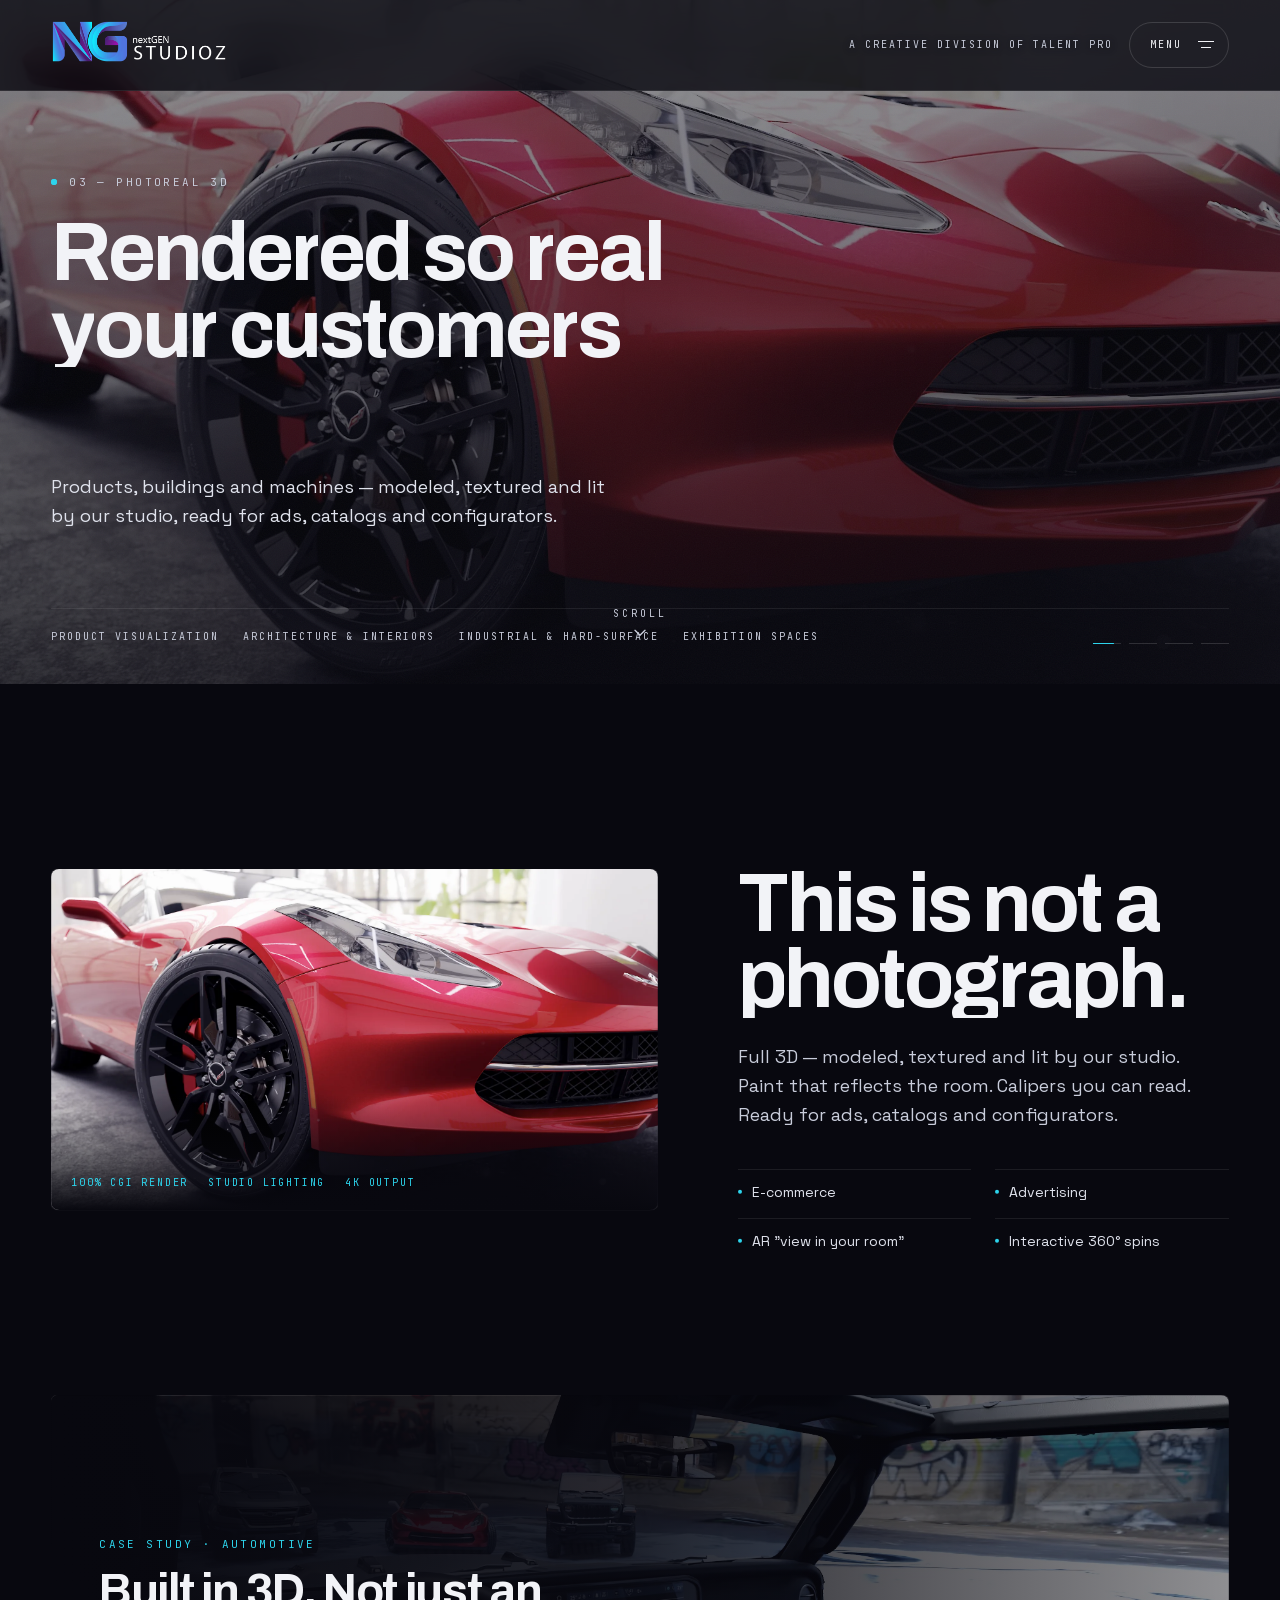
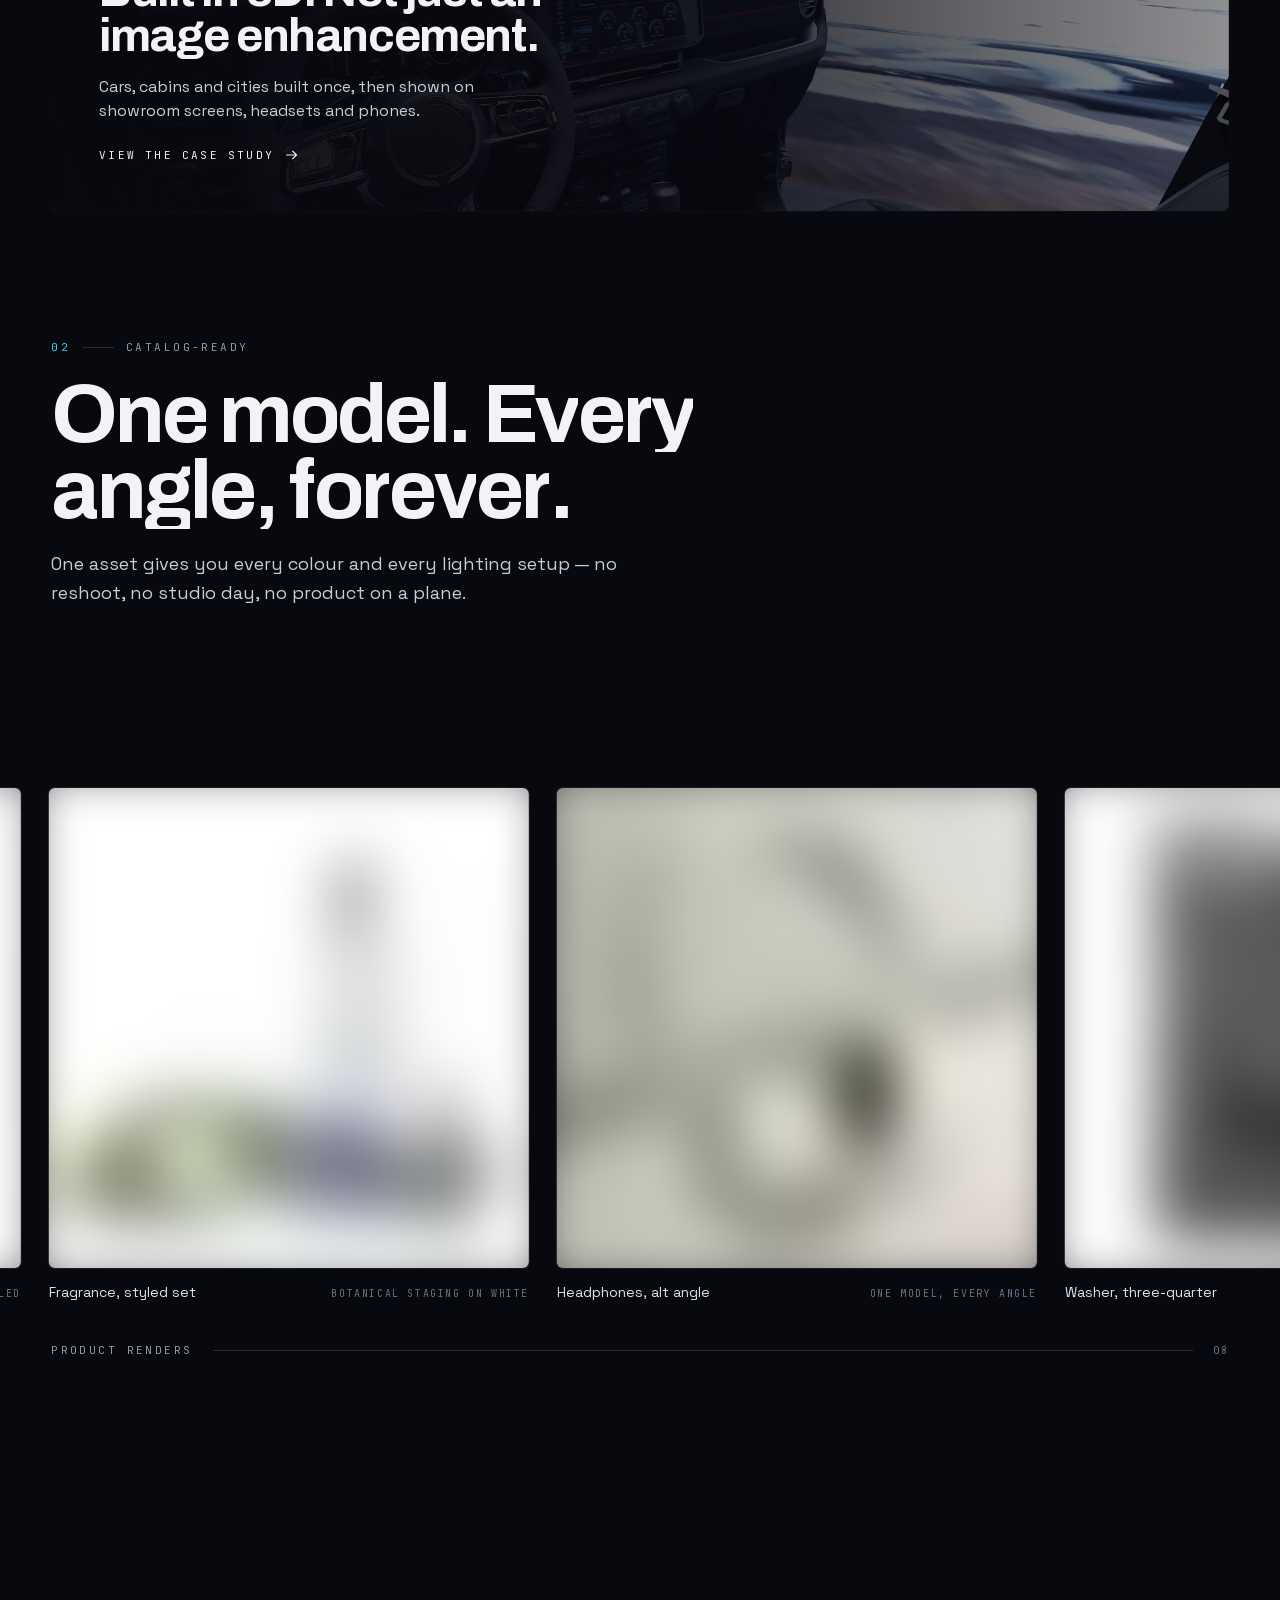
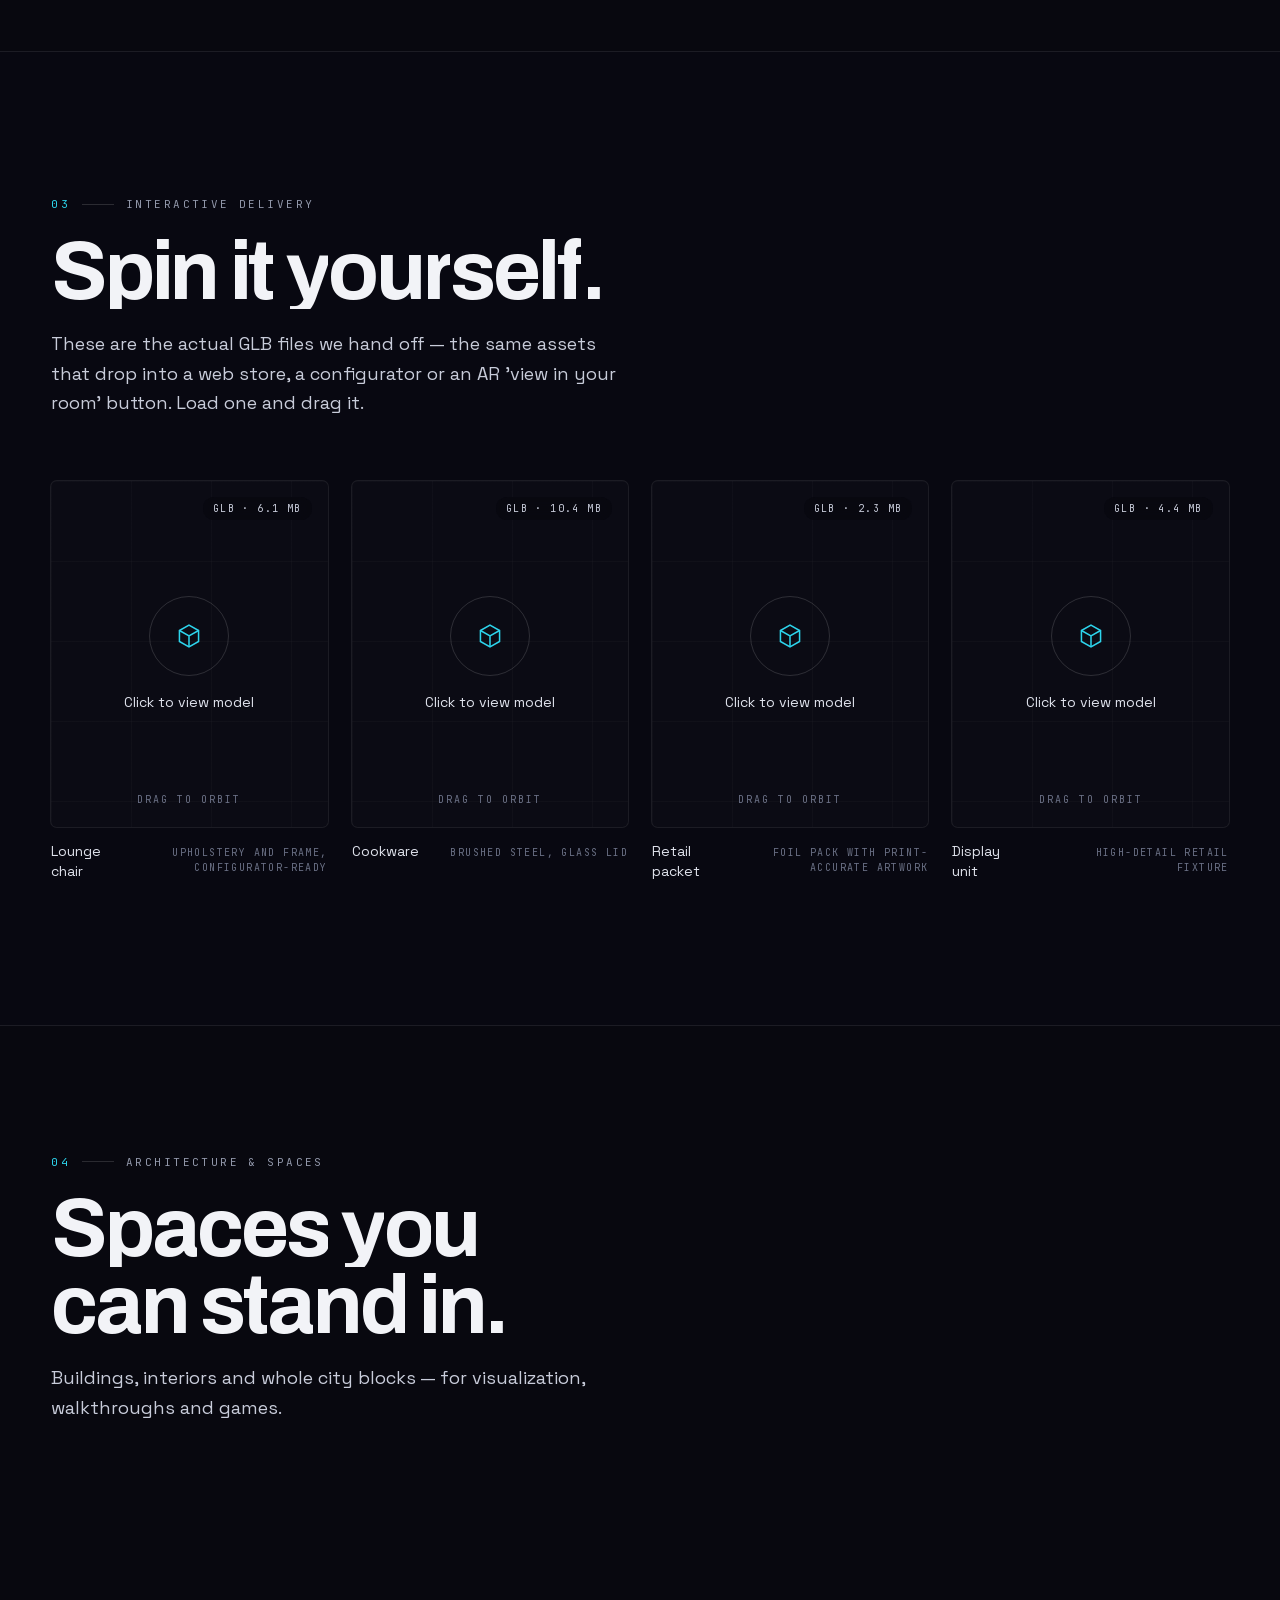
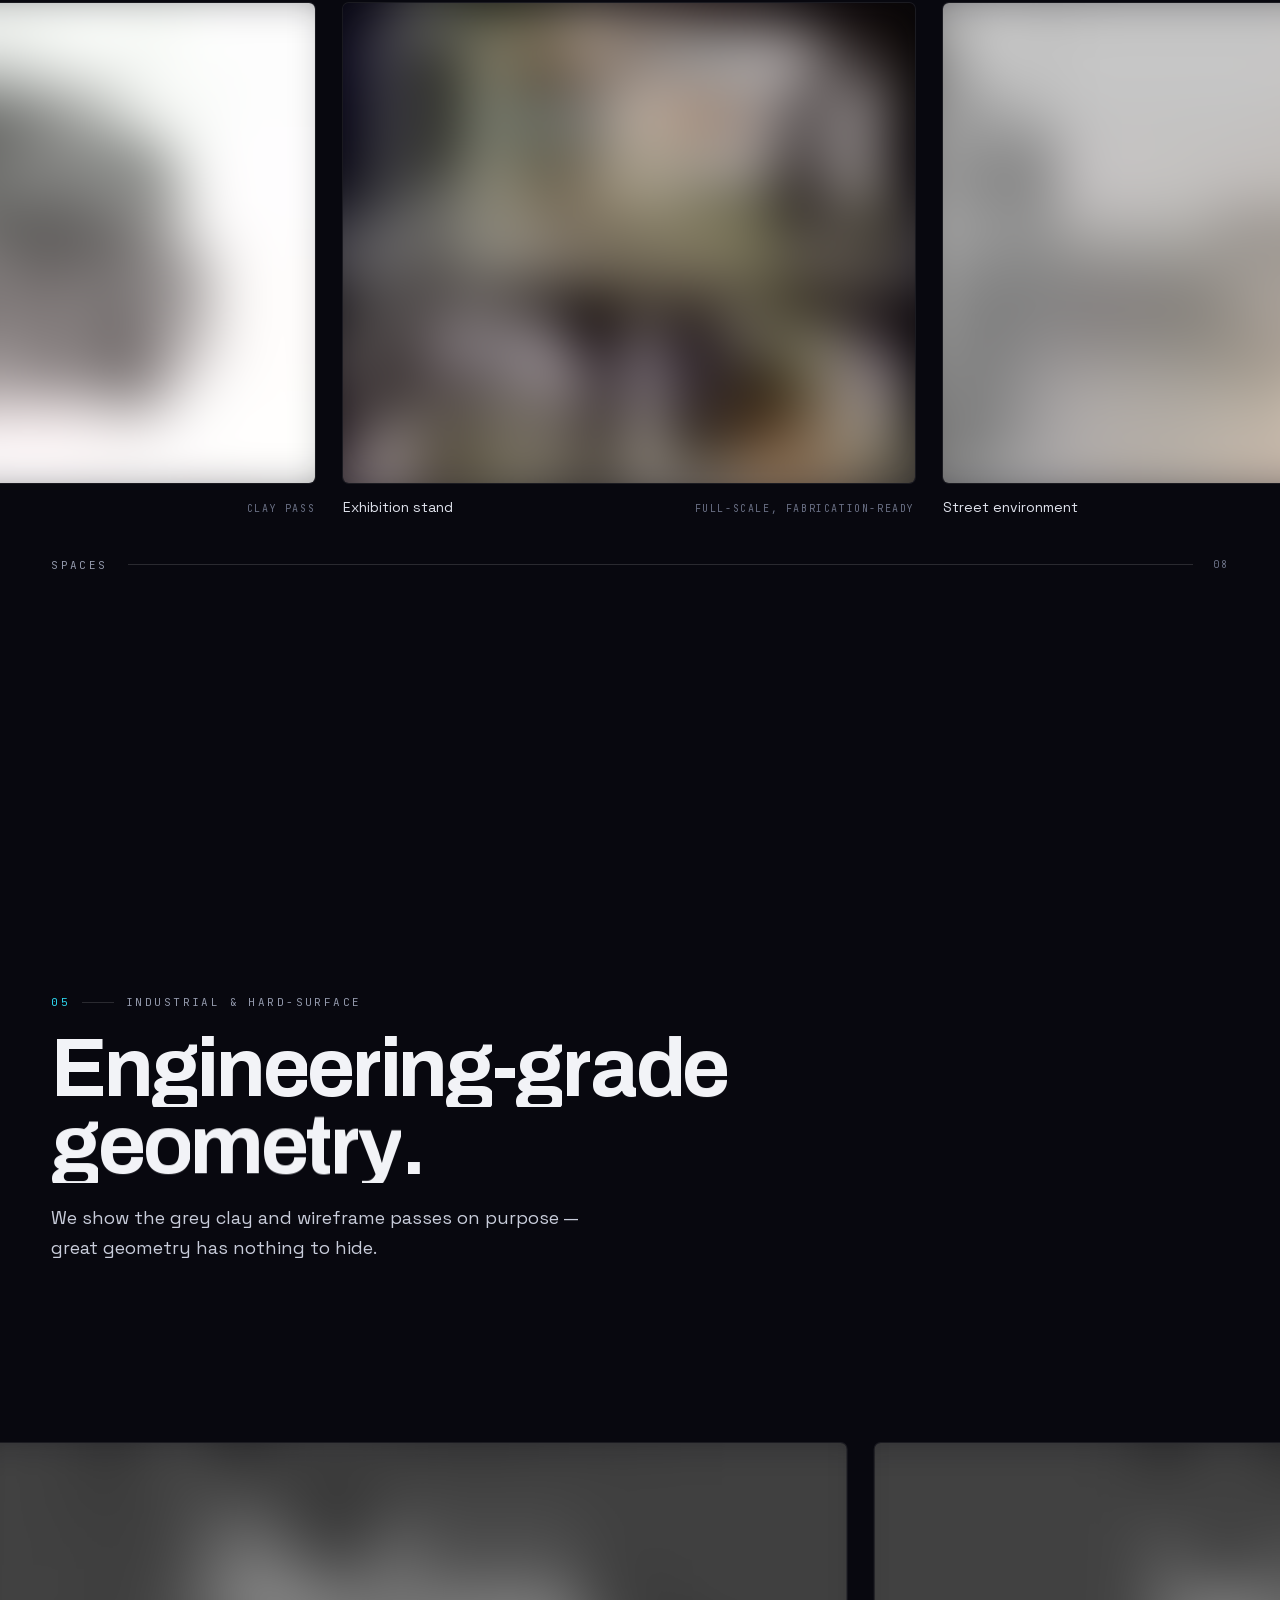
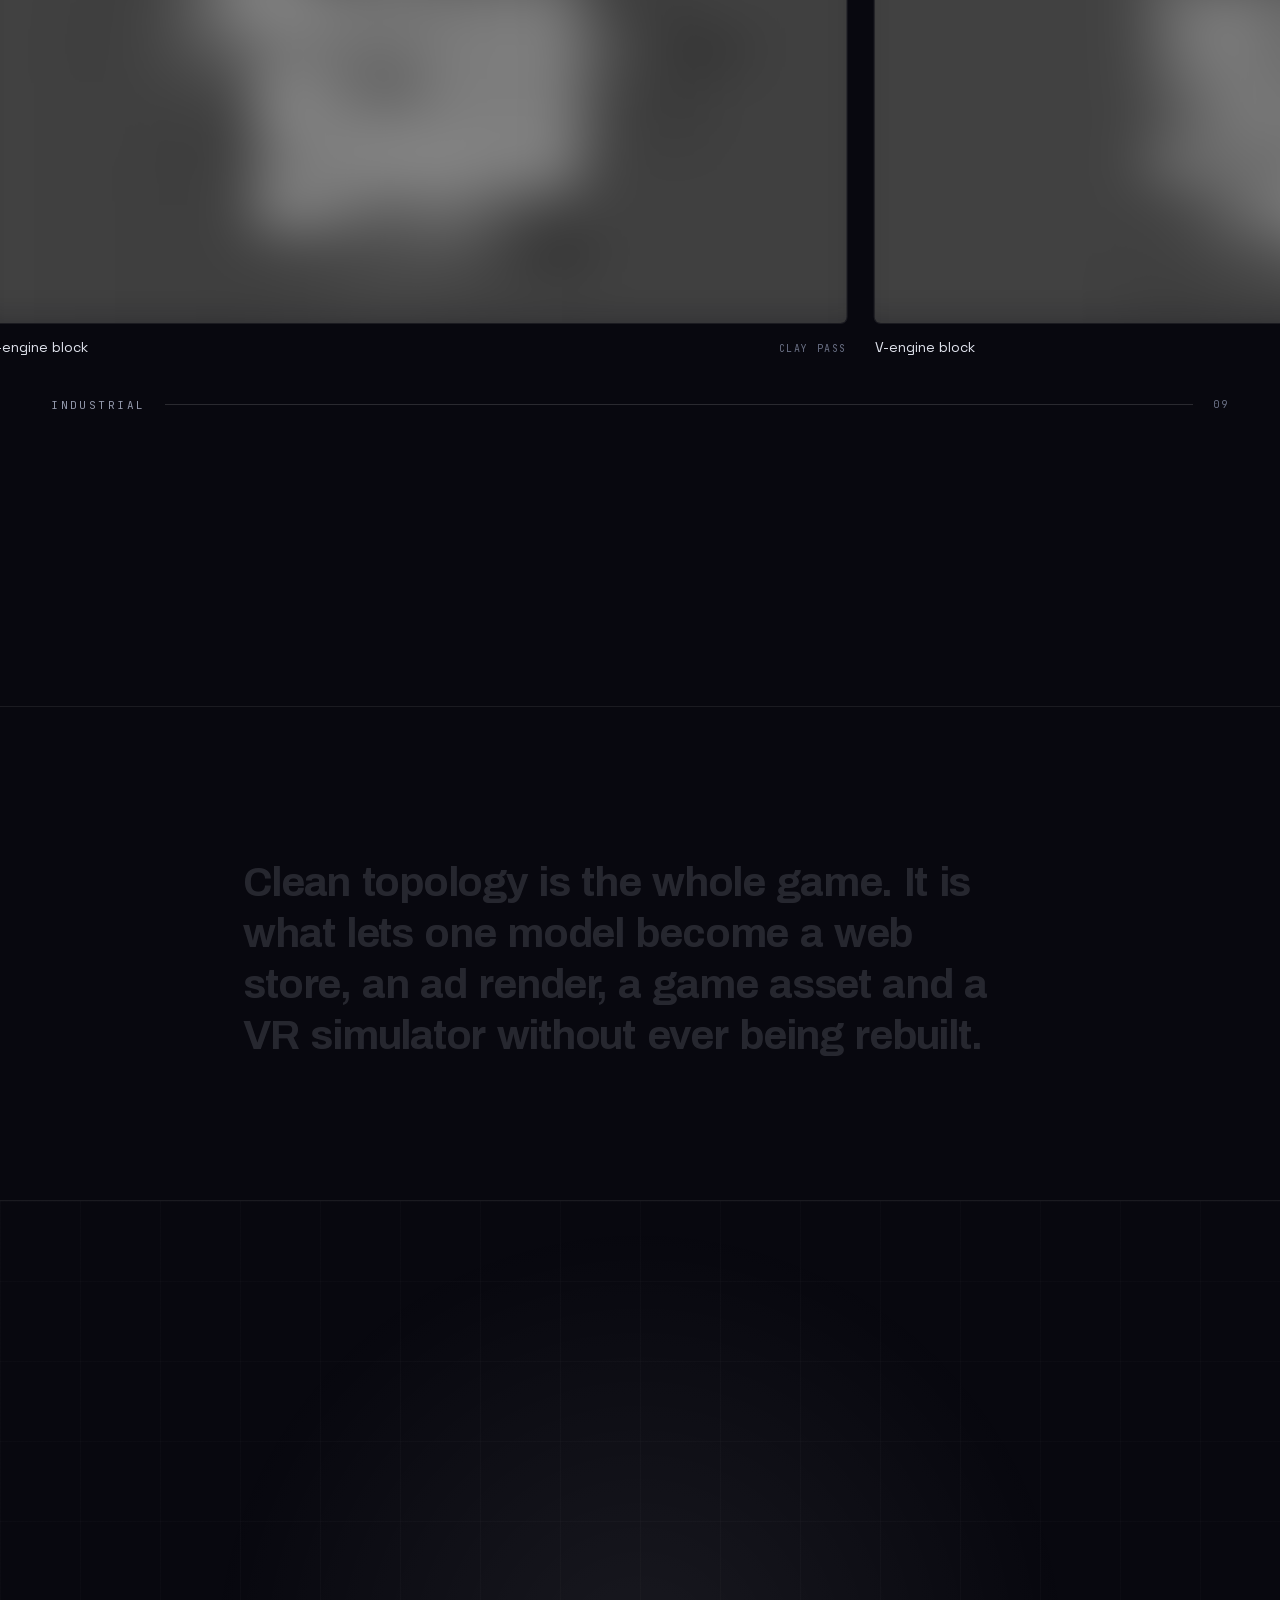
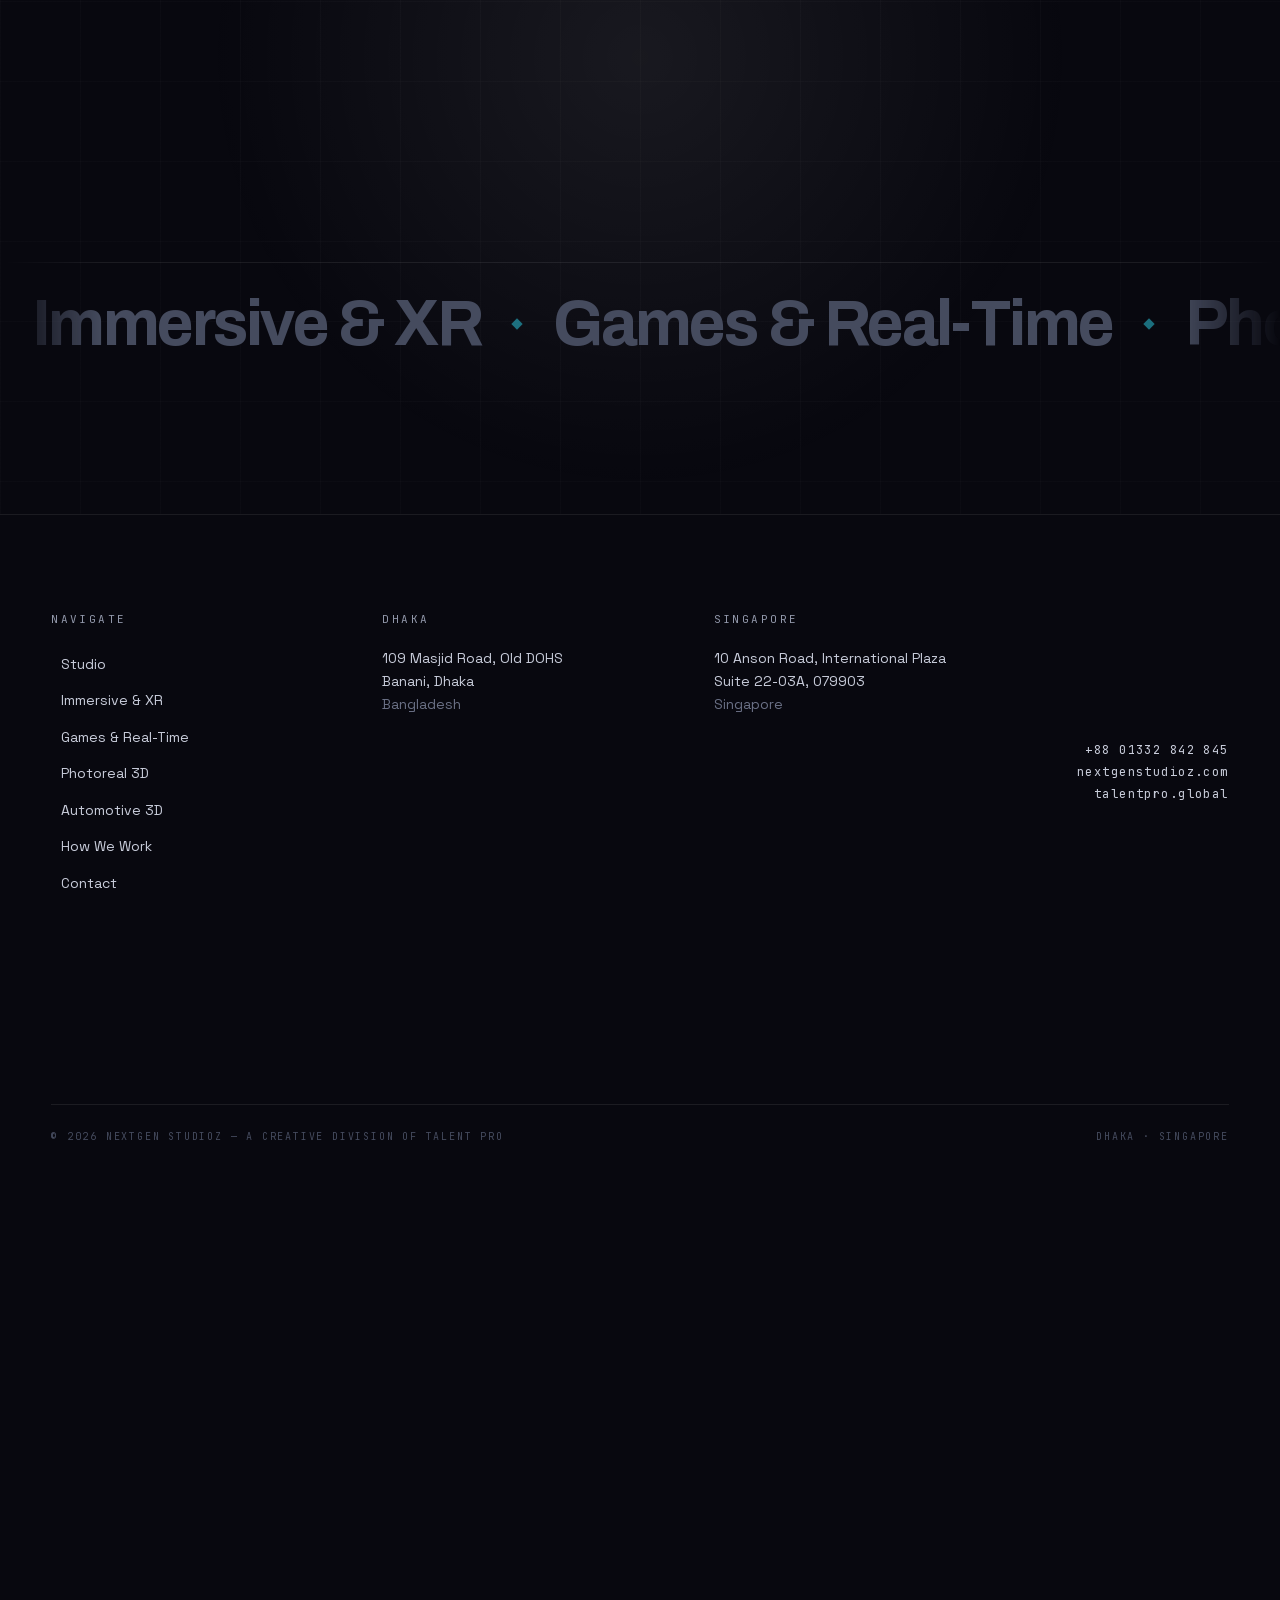
<file: visualization/index.html>
<!DOCTYPE html><html lang="en" class="archivo_70e2381f-module__LdYG7q__variable space_grotesk_138bd6dc-module__-yFhkq__variable jetbrains_mono_4eb6c4a7-module__YC5qjq__variable antialiased"><head><meta charSet="utf-8"/><meta name="viewport" content="width=device-width, initial-scale=1"/><link rel="preload" href="/_next/static/media/051742360c26797e-s.p.1bkzbscqrt8rl.woff2" as="font" crossorigin="" type="font/woff2"/><link rel="preload" href="/_next/static/media/0c89a48fa5027cee-s.p.2cyn07wtgehh0.woff2" as="font" crossorigin="" type="font/woff2"/><link rel="preload" href="/_next/static/media/75affa71d1e2f6a7-s.p.17-aodiw50953.woff2" as="font" crossorigin="" type="font/woff2"/><link rel="preload" as="image" href="/media/logo/logo-horizontal.webp" fetchPriority="high"/><link rel="preload" as="image" imageSrcSet="/media/image/sports-car-sm.webp 760w, /media/image/sports-car.webp 1920w" imageSizes="100vw" fetchPriority="high"/><link rel="preload" href="/media/image/sports-car.webp" as="image"/><link rel="stylesheet" href="/_next/static/chunks/3iot82vaou3xs.css" data-precedence="next"/><link rel="preload" as="script" fetchPriority="low" href="/_next/static/chunks/1u5zan5bs9a7v.js"/><script src="/_next/static/chunks/31c4c1w2_29db.js" async=""></script><script src="/_next/static/chunks/3ntqu9avr-1d1.js" async=""></script><script src="/_next/static/chunks/turbopack-1junc8oumxfia.js" async=""></script><script src="/_next/static/chunks/25kx6hsxrnrc8.js" async="" crossorigin=""></script><script src="/_next/static/chunks/0gih3z7x3fwax.js" async="" crossorigin=""></script><script src="/_next/static/chunks/43voo6egrb2h9.js" async="" crossorigin=""></script><script src="/_next/static/chunks/2l7pa3qyfx0h-.js" async="" crossorigin=""></script><meta name="theme-color" content="#08080f"/><meta name="color-scheme" content="dark"/><title>Photoreal 3D — NextGen Studioz</title><meta name="description" content="Photoreal product visualization, architecture and interiors, industrial hard-surface modelling and exhibition spaces — rendered before they exist."/><meta property="og:title" content="NextGen Studioz — We build worlds you can walk into"/><meta property="og:description" content="One studio, one pipeline — from a single product render to a world you can walk into."/><meta property="og:site_name" content="NextGen Studioz"/><meta property="og:type" content="website"/><meta name="twitter:card" content="summary_large_image"/><meta name="twitter:title" content="NextGen Studioz — We build worlds you can walk into"/><meta name="twitter:description" content="One studio, one pipeline — from a single product render to a world you can walk into."/><link rel="icon" href="/favicon.ico?favicon.2lse55rtk-yqg.ico" sizes="48x48" type="image/x-icon"/><link rel="icon" href="/icon.png?icon.22p4u8rw4hw4n.png" sizes="512x512" type="image/png"/><link rel="apple-touch-icon" href="/apple-icon.png?apple-icon.29jzlegll496b.png" sizes="180x180" type="image/png"/><meta name="next-size-adjust" content=""/><script src="/_next/static/chunks/0cz1d0mv5g_q7.js" noModule=""></script></head><body class="min-h-svh"><div hidden=""><!--$--><!--/$--></div><a href="#main" class="sr-only focus:not-sr-only focus:fixed focus:left-4 focus:top-4 focus:z-[99] focus:rounded-full focus:bg-bone focus:px-5 focus:py-2.5 focus:font-mono focus:text-xs focus:uppercase focus:tracking-widest focus:text-ink">Skip to content</a><header class="fixed inset-x-0 top-0 z-[80]"><div class="relative flex items-center justify-between gap-6 border-b px-gutter transition-all duration-500 border-line bg-ink/80 backdrop-blur-xl py-5"><a class="shrink-0" aria-label="NextGen Studioz — home" href="/"><span class="inline-block" style="transform:none"><img src="/media/logo/logo-horizontal.webp" alt="NextGen Studioz" width="1400" height="339" loading="eager" fetchPriority="high" decoding="async" class="block h-auto object-contain transition-all duration-500 w-[11rem]"/></span></a><div class="flex items-center gap-4"><span class="hidden font-mono text-[10px] uppercase tracking-[0.2em] text-ash drop-shadow-[0_1px_3px_rgba(8,8,15,0.9)] lg:block">A creative division of Talent Pro</span><span class="inline-block" style="transform:none"><button type="button" aria-expanded="false" aria-label="Open menu" class="group relative z-[86] flex items-center gap-3 rounded-full border border-line-2 py-2.5 pl-5 pr-2.5 transition-colors duration-300 hover:border-cyan/60"><span class="font-mono text-[10px] uppercase tracking-[0.2em] text-bone">Menu</span><span class="relative grid h-6 w-6 place-items-center"><span class="absolute h-px w-4 bg-bone"></span><span class="absolute h-px w-4 bg-bone"></span></span></button></span></div></div><div aria-hidden="true" class="brand-sweep h-px origin-left" style="transform:scaleX(0)"></div></header><main id="main"><div class="relative overflow-hidden h-[76svh] min-h-[32rem]"><div class="absolute inset-0" style="padding:0rem"><div class="relative h-full w-full overflow-hidden bg-ink-2" style="border-radius:0px"><div class="absolute inset-0" style="transform:none"><div class="absolute inset-0" style="opacity:1;transform:none"><img src="/media/image/sports-car.webp" srcSet="/media/image/sports-car-sm.webp 760w, /media/image/sports-car.webp 1920w" sizes="100vw" alt="" width="1920" height="1080" fetchPriority="high" class="h-full w-full object-cover"/></div></div><div class="absolute inset-0 bg-gradient-to-t from-ink via-ink/68 to-ink/55" style="opacity:0.82"></div><div class="noise absolute inset-0"></div></div></div><div class="relative z-10 flex h-full flex-col px-gutter pb-8 pt-28 md:pb-10 md:pt-32"><div class="flex flex-1 flex-col justify-center"><div class="mb-6 flex items-center gap-3" style="opacity:0;transform:translateY(30px)"><span class="relative flex h-1.5 w-1.5"><span class="absolute inset-0 rounded-full bg-cyan"></span><span class="absolute inset-0 animate-ping rounded-full bg-cyan"></span></span><span class="eyebrow !text-ash">03 — Photoreal 3D</span></div><h1 class="display-xl max-w-[22ch]"><span class="inline-block" aria-label="Rendered so real your customers"><span aria-hidden="true" class="inline-block whitespace-nowrap"><span class="inline-block overflow-hidden align-bottom" style="perspective:600px"><span class="inline-block" style="opacity:0;transform:translateY(110%) rotateX(-78deg)">R</span></span><span class="inline-block overflow-hidden align-bottom" style="perspective:600px"><span class="inline-block" style="opacity:0;transform:translateY(110%) rotateX(-78deg)">e</span></span><span class="inline-block overflow-hidden align-bottom" style="perspective:600px"><span class="inline-block" style="opacity:0;transform:translateY(110%) rotateX(-78deg)">n</span></span><span class="inline-block overflow-hidden align-bottom" style="perspective:600px"><span class="inline-block" style="opacity:0;transform:translateY(110%) rotateX(-78deg)">d</span></span><span class="inline-block overflow-hidden align-bottom" style="perspective:600px"><span class="inline-block" style="opacity:0;transform:translateY(110%) rotateX(-78deg)">e</span></span><span class="inline-block overflow-hidden align-bottom" style="perspective:600px"><span class="inline-block" style="opacity:0;transform:translateY(110%) rotateX(-78deg)">r</span></span><span class="inline-block overflow-hidden align-bottom" style="perspective:600px"><span class="inline-block" style="opacity:0;transform:translateY(110%) rotateX(-78deg)">e</span></span><span class="inline-block overflow-hidden align-bottom" style="perspective:600px"><span class="inline-block" style="opacity:0;transform:translateY(110%) rotateX(-78deg)">d</span></span><span class="inline-block"> </span></span><span aria-hidden="true" class="inline-block whitespace-nowrap"><span class="inline-block overflow-hidden align-bottom" style="perspective:600px"><span class="inline-block" style="opacity:0;transform:translateY(110%) rotateX(-78deg)">s</span></span><span class="inline-block overflow-hidden align-bottom" style="perspective:600px"><span class="inline-block" style="opacity:0;transform:translateY(110%) rotateX(-78deg)">o</span></span><span class="inline-block"> </span></span><span aria-hidden="true" class="inline-block whitespace-nowrap"><span class="inline-block overflow-hidden align-bottom" style="perspective:600px"><span class="inline-block" style="opacity:0;transform:translateY(110%) rotateX(-78deg)">r</span></span><span class="inline-block overflow-hidden align-bottom" style="perspective:600px"><span class="inline-block" style="opacity:0;transform:translateY(110%) rotateX(-78deg)">e</span></span><span class="inline-block overflow-hidden align-bottom" style="perspective:600px"><span class="inline-block" style="opacity:0;transform:translateY(110%) rotateX(-78deg)">a</span></span><span class="inline-block overflow-hidden align-bottom" style="perspective:600px"><span class="inline-block" style="opacity:0;transform:translateY(110%) rotateX(-78deg)">l</span></span><span class="inline-block"> </span></span><span aria-hidden="true" class="inline-block whitespace-nowrap"><span class="inline-block overflow-hidden align-bottom" style="perspective:600px"><span class="inline-block" style="opacity:0;transform:translateY(110%) rotateX(-78deg)">y</span></span><span class="inline-block overflow-hidden align-bottom" style="perspective:600px"><span class="inline-block" style="opacity:0;transform:translateY(110%) rotateX(-78deg)">o</span></span><span class="inline-block overflow-hidden align-bottom" style="perspective:600px"><span class="inline-block" style="opacity:0;transform:translateY(110%) rotateX(-78deg)">u</span></span><span class="inline-block overflow-hidden align-bottom" style="perspective:600px"><span class="inline-block" style="opacity:0;transform:translateY(110%) rotateX(-78deg)">r</span></span><span class="inline-block"> </span></span><span aria-hidden="true" class="inline-block whitespace-nowrap"><span class="inline-block overflow-hidden align-bottom" style="perspective:600px"><span class="inline-block" style="opacity:0;transform:translateY(110%) rotateX(-78deg)">c</span></span><span class="inline-block overflow-hidden align-bottom" style="perspective:600px"><span class="inline-block" style="opacity:0;transform:translateY(110%) rotateX(-78deg)">u</span></span><span class="inline-block overflow-hidden align-bottom" style="perspective:600px"><span class="inline-block" style="opacity:0;transform:translateY(110%) rotateX(-78deg)">s</span></span><span class="inline-block overflow-hidden align-bottom" style="perspective:600px"><span class="inline-block" style="opacity:0;transform:translateY(110%) rotateX(-78deg)">t</span></span><span class="inline-block overflow-hidden align-bottom" style="perspective:600px"><span class="inline-block" style="opacity:0;transform:translateY(110%) rotateX(-78deg)">o</span></span><span class="inline-block overflow-hidden align-bottom" style="perspective:600px"><span class="inline-block" style="opacity:0;transform:translateY(110%) rotateX(-78deg)">m</span></span><span class="inline-block overflow-hidden align-bottom" style="perspective:600px"><span class="inline-block" style="opacity:0;transform:translateY(110%) rotateX(-78deg)">e</span></span><span class="inline-block overflow-hidden align-bottom" style="perspective:600px"><span class="inline-block" style="opacity:0;transform:translateY(110%) rotateX(-78deg)">r</span></span><span class="inline-block overflow-hidden align-bottom" style="perspective:600px"><span class="inline-block" style="opacity:0;transform:translateY(110%) rotateX(-78deg)">s</span></span></span></span> <span class="brand-text"><span class="inline-block" aria-label="can&#x27;t tell."><span aria-hidden="true" class="inline-block whitespace-nowrap"><span class="inline-block overflow-hidden align-bottom" style="perspective:600px"><span class="inline-block" style="opacity:0;transform:translateY(110%) rotateX(-78deg)">c</span></span><span class="inline-block overflow-hidden align-bottom" style="perspective:600px"><span class="inline-block" style="opacity:0;transform:translateY(110%) rotateX(-78deg)">a</span></span><span class="inline-block overflow-hidden align-bottom" style="perspective:600px"><span class="inline-block" style="opacity:0;transform:translateY(110%) rotateX(-78deg)">n</span></span><span class="inline-block overflow-hidden align-bottom" style="perspective:600px"><span class="inline-block" style="opacity:0;transform:translateY(110%) rotateX(-78deg)">&#x27;</span></span><span class="inline-block overflow-hidden align-bottom" style="perspective:600px"><span class="inline-block" style="opacity:0;transform:translateY(110%) rotateX(-78deg)">t</span></span><span class="inline-block"> </span></span><span aria-hidden="true" class="inline-block whitespace-nowrap"><span class="inline-block overflow-hidden align-bottom" style="perspective:600px"><span class="inline-block" style="opacity:0;transform:translateY(110%) rotateX(-78deg)">t</span></span><span class="inline-block overflow-hidden align-bottom" style="perspective:600px"><span class="inline-block" style="opacity:0;transform:translateY(110%) rotateX(-78deg)">e</span></span><span class="inline-block overflow-hidden align-bottom" style="perspective:600px"><span class="inline-block" style="opacity:0;transform:translateY(110%) rotateX(-78deg)">l</span></span><span class="inline-block overflow-hidden align-bottom" style="perspective:600px"><span class="inline-block" style="opacity:0;transform:translateY(110%) rotateX(-78deg)">l</span></span><span class="inline-block overflow-hidden align-bottom" style="perspective:600px"><span class="inline-block" style="opacity:0;transform:translateY(110%) rotateX(-78deg)">.</span></span></span></span></span></h1><div class="" style="opacity:0;transform:translateY(30px)"><p class="mt-7 max-w-xl text-base leading-relaxed text-bone-2 md:text-lg">Products, buildings and machines — modeled, textured and lit by our studio, ready for ads, catalogs and configurators.</p></div></div><div class="mt-8 flex shrink-0 flex-wrap items-end justify-between gap-6 border-t border-line pt-5"><ul class="flex flex-wrap gap-x-6 gap-y-2"><li class="font-mono text-[10px] uppercase tracking-[0.2em] text-ash" style="opacity:0;transform:translateY(10px)">Product visualization</li><li class="font-mono text-[10px] uppercase tracking-[0.2em] text-ash" style="opacity:0;transform:translateY(10px)">Architecture &amp; interiors</li><li class="font-mono text-[10px] uppercase tracking-[0.2em] text-ash" style="opacity:0;transform:translateY(10px)">Industrial &amp; hard-surface</li><li class="font-mono text-[10px] uppercase tracking-[0.2em] text-ash" style="opacity:0;transform:translateY(10px)">Exhibition spaces</li></ul><div class="flex items-center gap-2" aria-hidden="true"><span class="h-px w-7 overflow-hidden bg-line-2"><span class="block h-px bg-cyan" style="transform:scaleX(0);transform-origin:0% 50% 0"></span></span><span class="h-px w-7 overflow-hidden bg-line-2"></span><span class="h-px w-7 overflow-hidden bg-line-2"></span><span class="h-px w-7 overflow-hidden bg-line-2"></span></div></div><div aria-hidden="true" class="pointer-events-none absolute inset-x-0 bottom-8 z-10 hidden justify-center md:flex md:bottom-10" style="opacity:1"><div class="flex flex-col items-center gap-2 text-ash"><span class="font-mono text-[10px] uppercase tracking-[0.3em]">Scroll</span><svg width="12" height="16" viewBox="0 0 12 16" fill="none" aria-hidden="true"><path d="M1 1L6 6L11 1" stroke="currentColor" stroke-width="1.4" stroke-linecap="round" stroke-linejoin="round"></path></svg></div></div></div></div><section class="relative py-24 md:py-36"><div class="shell"><div class="grid items-center gap-12 lg:grid-cols-[minmax(0,1.05fr)_minmax(0,0.85fr)] lg:gap-20"><div class="reveal-mask" style="--reveal-b:100%;opacity:0.4;transform:translateY(18px)"><figure class="relative overflow-hidden rounded-lg ring-1 ring-line"><img src="/media/image/sports-car.webp" alt="Photoreal CGI render of a red sports car, studio lit" width="1920" height="1080" class="h-auto w-full"/><figcaption class="absolute inset-x-0 bottom-0 flex flex-wrap gap-x-5 gap-y-1 bg-gradient-to-t from-ink to-transparent p-5 pt-20"><span class="font-mono text-[10px] uppercase tracking-[0.18em] text-cyan">100% CGI render</span><span class="font-mono text-[10px] uppercase tracking-[0.18em] text-cyan">Studio lighting</span><span class="font-mono text-[10px] uppercase tracking-[0.18em] text-cyan">4K output</span></figcaption></figure></div><div><div class="mb-5 flex items-center gap-3" style="opacity:0;transform:translateY(30px)"><span class="font-mono text-[11px] tracking-[0.22em] text-cyan">01</span><span class="h-px w-8 bg-line-2"></span><span class="eyebrow">Product visualization</span></div><h2 class="display-xl"><span class="inline-block" aria-label="This is not a photograph."><span aria-hidden="true" class="inline-block whitespace-nowrap"><span class="inline-block overflow-hidden align-bottom" style="perspective:600px"><span class="inline-block" style="opacity:0;transform:translateY(110%) rotateX(-78deg)">T</span></span><span class="inline-block overflow-hidden align-bottom" style="perspective:600px"><span class="inline-block" style="opacity:0;transform:translateY(110%) rotateX(-78deg)">h</span></span><span class="inline-block overflow-hidden align-bottom" style="perspective:600px"><span class="inline-block" style="opacity:0;transform:translateY(110%) rotateX(-78deg)">i</span></span><span class="inline-block overflow-hidden align-bottom" style="perspective:600px"><span class="inline-block" style="opacity:0;transform:translateY(110%) rotateX(-78deg)">s</span></span><span class="inline-block"> </span></span><span aria-hidden="true" class="inline-block whitespace-nowrap"><span class="inline-block overflow-hidden align-bottom" style="perspective:600px"><span class="inline-block" style="opacity:0;transform:translateY(110%) rotateX(-78deg)">i</span></span><span class="inline-block overflow-hidden align-bottom" style="perspective:600px"><span class="inline-block" style="opacity:0;transform:translateY(110%) rotateX(-78deg)">s</span></span><span class="inline-block"> </span></span><span aria-hidden="true" class="inline-block whitespace-nowrap"><span class="inline-block overflow-hidden align-bottom" style="perspective:600px"><span class="inline-block" style="opacity:0;transform:translateY(110%) rotateX(-78deg)">n</span></span><span class="inline-block overflow-hidden align-bottom" style="perspective:600px"><span class="inline-block" style="opacity:0;transform:translateY(110%) rotateX(-78deg)">o</span></span><span class="inline-block overflow-hidden align-bottom" style="perspective:600px"><span class="inline-block" style="opacity:0;transform:translateY(110%) rotateX(-78deg)">t</span></span><span class="inline-block"> </span></span><span aria-hidden="true" class="inline-block whitespace-nowrap"><span class="inline-block overflow-hidden align-bottom" style="perspective:600px"><span class="inline-block" style="opacity:0;transform:translateY(110%) rotateX(-78deg)">a</span></span><span class="inline-block"> </span></span><span aria-hidden="true" class="inline-block whitespace-nowrap"><span class="inline-block overflow-hidden align-bottom" style="perspective:600px"><span class="inline-block" style="opacity:0;transform:translateY(110%) rotateX(-78deg)">p</span></span><span class="inline-block overflow-hidden align-bottom" style="perspective:600px"><span class="inline-block" style="opacity:0;transform:translateY(110%) rotateX(-78deg)">h</span></span><span class="inline-block overflow-hidden align-bottom" style="perspective:600px"><span class="inline-block" style="opacity:0;transform:translateY(110%) rotateX(-78deg)">o</span></span><span class="inline-block overflow-hidden align-bottom" style="perspective:600px"><span class="inline-block" style="opacity:0;transform:translateY(110%) rotateX(-78deg)">t</span></span><span class="inline-block overflow-hidden align-bottom" style="perspective:600px"><span class="inline-block" style="opacity:0;transform:translateY(110%) rotateX(-78deg)">o</span></span><span class="inline-block overflow-hidden align-bottom" style="perspective:600px"><span class="inline-block" style="opacity:0;transform:translateY(110%) rotateX(-78deg)">g</span></span><span class="inline-block overflow-hidden align-bottom" style="perspective:600px"><span class="inline-block" style="opacity:0;transform:translateY(110%) rotateX(-78deg)">r</span></span><span class="inline-block overflow-hidden align-bottom" style="perspective:600px"><span class="inline-block" style="opacity:0;transform:translateY(110%) rotateX(-78deg)">a</span></span><span class="inline-block overflow-hidden align-bottom" style="perspective:600px"><span class="inline-block" style="opacity:0;transform:translateY(110%) rotateX(-78deg)">p</span></span><span class="inline-block overflow-hidden align-bottom" style="perspective:600px"><span class="inline-block" style="opacity:0;transform:translateY(110%) rotateX(-78deg)">h</span></span><span class="inline-block overflow-hidden align-bottom" style="perspective:600px"><span class="inline-block" style="opacity:0;transform:translateY(110%) rotateX(-78deg)">.</span></span></span></span></h2><div class="" style="opacity:0;transform:translateY(30px)"><p class="mt-6 max-w-lg text-base leading-relaxed text-ash md:text-lg">Full 3D — modeled, textured and lit by our studio. Paint that reflects the room. Calipers you can read. Ready for ads, catalogs and configurators.</p></div><div class="mt-10 grid grid-cols-2 gap-x-6 gap-y-4"><div class="flex items-baseline gap-2.5 border-t border-line pt-3" style="opacity:0;transform:translateY(30px)"><span class="h-1 w-1 shrink-0 translate-y-[-0.2em] rounded-full bg-cyan"></span><span class="text-sm text-bone-2">E-commerce</span></div><div class="flex items-baseline gap-2.5 border-t border-line pt-3" style="opacity:0;transform:translateY(30px)"><span class="h-1 w-1 shrink-0 translate-y-[-0.2em] rounded-full bg-cyan"></span><span class="text-sm text-bone-2">Advertising</span></div><div class="flex items-baseline gap-2.5 border-t border-line pt-3" style="opacity:0;transform:translateY(30px)"><span class="h-1 w-1 shrink-0 translate-y-[-0.2em] rounded-full bg-cyan"></span><span class="text-sm text-bone-2">AR &quot;view in your room&quot;</span></div><div class="flex items-baseline gap-2.5 border-t border-line pt-3" style="opacity:0;transform:translateY(30px)"><span class="h-1 w-1 shrink-0 translate-y-[-0.2em] rounded-full bg-cyan"></span><span class="text-sm text-bone-2">Interactive 360° spins</span></div></div></div></div></div></section><section class="relative pb-24 md:pb-32"><div class="shell"><div class="reveal-mask" style="--reveal-b:100%;opacity:0.4;transform:translateY(18px)"><a class="group relative isolate block overflow-hidden rounded-lg ring-1 ring-line" href="/automotive/"><img src="/media/image/auto-cabin-offroad-sm.webp" srcSet="/media/image/auto-cabin-offroad-sm.webp 760w, /media/image/auto-cabin-offroad.webp 1920w" sizes="(min-width: 1600px) 1500px, 100vw" alt="Real-time 3D render of an open-top 4x4 cabin" width="1920" height="1080" loading="lazy" class="absolute inset-0 -z-10 h-full w-full object-cover opacity-55 transition-transform duration-[1.2s] ease-[cubic-bezier(0.16,1,0.3,1)] group-hover:scale-[1.03]"/><div class="absolute inset-0 -z-10 bg-gradient-to-r from-ink via-ink/75 to-transparent"></div><div class="flex min-h-[22rem] flex-col justify-end gap-4 p-8 md:min-h-[26rem] md:p-12"><span class="eyebrow text-cyan">Case study · Automotive</span><h3 class="display-lg max-w-[18ch]">Built in 3D. Not just an image enhancement.</h3><p class="max-w-md text-ash">Cars, cabins and cities built once, then shown on showroom screens, headsets and phones.</p><span class="mt-2 inline-flex items-center gap-3 font-mono text-[11px] uppercase tracking-[0.2em] text-bone">View the case study<svg viewBox="0 0 16 16" fill="none" aria-hidden="true" class="h-3 w-3 transition-transform duration-300 group-hover:translate-x-1"><path d="M1 8h13M9 3l5 5-5 5" stroke="currentColor" stroke-width="1.6" stroke-linecap="square"></path></svg></span></div></a></div></div></section><section class="relative pb-24 md:pb-32"><div class="shell mb-4"><div class="flex flex-col gap-6 md:flex-row md:items-end md:justify-between"><div class="max-w-3xl"><div class="mb-5 flex items-center gap-3" style="opacity:0;transform:translateY(30px)"><span class="font-mono text-[11px] tracking-[0.22em] text-cyan">02</span><span class="h-px w-8 bg-line-2"></span><span class="eyebrow">Catalog-ready</span></div><h2 class="display-xl"><span class="inline-block" aria-label="One model. Every angle, forever."><span aria-hidden="true" class="inline-block whitespace-nowrap"><span class="inline-block overflow-hidden align-bottom" style="perspective:600px"><span class="inline-block" style="opacity:0;transform:translateY(110%) rotateX(-78deg)">O</span></span><span class="inline-block overflow-hidden align-bottom" style="perspective:600px"><span class="inline-block" style="opacity:0;transform:translateY(110%) rotateX(-78deg)">n</span></span><span class="inline-block overflow-hidden align-bottom" style="perspective:600px"><span class="inline-block" style="opacity:0;transform:translateY(110%) rotateX(-78deg)">e</span></span><span class="inline-block"> </span></span><span aria-hidden="true" class="inline-block whitespace-nowrap"><span class="inline-block overflow-hidden align-bottom" style="perspective:600px"><span class="inline-block" style="opacity:0;transform:translateY(110%) rotateX(-78deg)">m</span></span><span class="inline-block overflow-hidden align-bottom" style="perspective:600px"><span class="inline-block" style="opacity:0;transform:translateY(110%) rotateX(-78deg)">o</span></span><span class="inline-block overflow-hidden align-bottom" style="perspective:600px"><span class="inline-block" style="opacity:0;transform:translateY(110%) rotateX(-78deg)">d</span></span><span class="inline-block overflow-hidden align-bottom" style="perspective:600px"><span class="inline-block" style="opacity:0;transform:translateY(110%) rotateX(-78deg)">e</span></span><span class="inline-block overflow-hidden align-bottom" style="perspective:600px"><span class="inline-block" style="opacity:0;transform:translateY(110%) rotateX(-78deg)">l</span></span><span class="inline-block overflow-hidden align-bottom" style="perspective:600px"><span class="inline-block" style="opacity:0;transform:translateY(110%) rotateX(-78deg)">.</span></span><span class="inline-block"> </span></span><span aria-hidden="true" class="inline-block whitespace-nowrap"><span class="inline-block overflow-hidden align-bottom" style="perspective:600px"><span class="inline-block" style="opacity:0;transform:translateY(110%) rotateX(-78deg)">E</span></span><span class="inline-block overflow-hidden align-bottom" style="perspective:600px"><span class="inline-block" style="opacity:0;transform:translateY(110%) rotateX(-78deg)">v</span></span><span class="inline-block overflow-hidden align-bottom" style="perspective:600px"><span class="inline-block" style="opacity:0;transform:translateY(110%) rotateX(-78deg)">e</span></span><span class="inline-block overflow-hidden align-bottom" style="perspective:600px"><span class="inline-block" style="opacity:0;transform:translateY(110%) rotateX(-78deg)">r</span></span><span class="inline-block overflow-hidden align-bottom" style="perspective:600px"><span class="inline-block" style="opacity:0;transform:translateY(110%) rotateX(-78deg)">y</span></span><span class="inline-block"> </span></span><span aria-hidden="true" class="inline-block whitespace-nowrap"><span class="inline-block overflow-hidden align-bottom" style="perspective:600px"><span class="inline-block" style="opacity:0;transform:translateY(110%) rotateX(-78deg)">a</span></span><span class="inline-block overflow-hidden align-bottom" style="perspective:600px"><span class="inline-block" style="opacity:0;transform:translateY(110%) rotateX(-78deg)">n</span></span><span class="inline-block overflow-hidden align-bottom" style="perspective:600px"><span class="inline-block" style="opacity:0;transform:translateY(110%) rotateX(-78deg)">g</span></span><span class="inline-block overflow-hidden align-bottom" style="perspective:600px"><span class="inline-block" style="opacity:0;transform:translateY(110%) rotateX(-78deg)">l</span></span><span class="inline-block overflow-hidden align-bottom" style="perspective:600px"><span class="inline-block" style="opacity:0;transform:translateY(110%) rotateX(-78deg)">e</span></span><span class="inline-block overflow-hidden align-bottom" style="perspective:600px"><span class="inline-block" style="opacity:0;transform:translateY(110%) rotateX(-78deg)">,</span></span><span class="inline-block"> </span></span><span aria-hidden="true" class="inline-block whitespace-nowrap"><span class="inline-block overflow-hidden align-bottom" style="perspective:600px"><span class="inline-block" style="opacity:0;transform:translateY(110%) rotateX(-78deg)">f</span></span><span class="inline-block overflow-hidden align-bottom" style="perspective:600px"><span class="inline-block" style="opacity:0;transform:translateY(110%) rotateX(-78deg)">o</span></span><span class="inline-block overflow-hidden align-bottom" style="perspective:600px"><span class="inline-block" style="opacity:0;transform:translateY(110%) rotateX(-78deg)">r</span></span><span class="inline-block overflow-hidden align-bottom" style="perspective:600px"><span class="inline-block" style="opacity:0;transform:translateY(110%) rotateX(-78deg)">e</span></span><span class="inline-block overflow-hidden align-bottom" style="perspective:600px"><span class="inline-block" style="opacity:0;transform:translateY(110%) rotateX(-78deg)">v</span></span><span class="inline-block overflow-hidden align-bottom" style="perspective:600px"><span class="inline-block" style="opacity:0;transform:translateY(110%) rotateX(-78deg)">e</span></span><span class="inline-block overflow-hidden align-bottom" style="perspective:600px"><span class="inline-block" style="opacity:0;transform:translateY(110%) rotateX(-78deg)">r</span></span><span class="inline-block overflow-hidden align-bottom" style="perspective:600px"><span class="inline-block" style="opacity:0;transform:translateY(110%) rotateX(-78deg)">.</span></span></span></span></h2><div class="" style="opacity:0;transform:translateY(30px)"><p class="mt-5 max-w-xl text-base leading-relaxed text-ash md:text-lg">One asset gives you every colour and every lighting setup — no reshoot, no studio day, no product on a plane.</p></div></div></div></div><section class="relative" style="height:calc(100vh + 0px)" aria-label="Product renders"><div class="sticky top-0 flex h-screen flex-col justify-center overflow-hidden"><div class="flex w-max items-start gap-5 px-gutter md:gap-7" style="transform:none"><div class="shrink-0"><figure><button type="button" data-cursor="drag" data-cursor-label="VIEW" class="group relative block overflow-hidden rounded-md bg-ink-2 ring-1 ring-line" style="aspect-ratio:2000 / 2000;height:min(56vh, 30rem)" aria-label="Open Over-ear headphones"><div aria-hidden="true" class="absolute inset-0 scale-110 bg-cover bg-center blur-xl" style="background-image:url([data-uri])"></div><img src="/media/image/headphones-a.webp" srcSet="/media/image/headphones-a-sm.webp 760w, /media/image/headphones-a.webp 2000w" sizes="(max-width: 1023px) 90vw, 75vw" alt="" loading="lazy" decoding="async" class="absolute inset-0 h-full w-full object-cover transition-transform duration-[900ms] ease-[cubic-bezier(0.16,1,0.3,1)] group-hover:scale-[1.05]"/><span class="absolute inset-0 bg-cyan/0 transition-colors duration-500 group-hover:bg-cyan/5"></span></button><figcaption class="mt-3.5 flex flex-col gap-1 sm:flex-row sm:items-baseline sm:justify-between sm:gap-4"><span class="text-sm text-bone-2">Over-ear headphones</span><span class="font-mono text-[10px] uppercase tracking-[0.16em] text-ash-3">Brushed metal, soft-touch cups</span></figcaption></figure></div><div class="shrink-0"><figure><button type="button" data-cursor="drag" data-cursor-label="VIEW" class="group relative block overflow-hidden rounded-md bg-ink-2 ring-1 ring-line" style="aspect-ratio:2000 / 2000;height:min(56vh, 30rem)" aria-label="Open Front-load washer"><div aria-hidden="true" class="absolute inset-0 scale-110 bg-cover bg-center blur-xl" style="background-image:url([data-uri])"></div><img src="/media/image/washer-b.webp" srcSet="/media/image/washer-b-sm.webp 760w, /media/image/washer-b.webp 2000w" sizes="(max-width: 1023px) 90vw, 75vw" alt="" loading="lazy" decoding="async" class="absolute inset-0 h-full w-full object-cover transition-transform duration-[900ms] ease-[cubic-bezier(0.16,1,0.3,1)] group-hover:scale-[1.05]"/><span class="absolute inset-0 bg-cyan/0 transition-colors duration-500 group-hover:bg-cyan/5"></span></button><figcaption class="mt-3.5 flex flex-col gap-1 sm:flex-row sm:items-baseline sm:justify-between sm:gap-4"><span class="text-sm text-bone-2">Front-load washer</span><span class="font-mono text-[10px] uppercase tracking-[0.16em] text-ash-3">Appliance hero, catalog-ready</span></figcaption></figure></div><div class="shrink-0"><figure><button type="button" data-cursor="drag" data-cursor-label="VIEW" class="group relative block overflow-hidden rounded-md bg-ink-2 ring-1 ring-line" style="aspect-ratio:2000 / 2000;height:min(56vh, 30rem)" aria-label="Open Fragrance bottle"><div aria-hidden="true" class="absolute inset-0 scale-110 bg-cover bg-center blur-xl" style="background-image:url([data-uri])"></div><img src="/media/image/fragrance-dark.webp" srcSet="/media/image/fragrance-dark-sm.webp 760w, /media/image/fragrance-dark.webp 2000w" sizes="(max-width: 1023px) 90vw, 75vw" alt="" loading="lazy" decoding="async" class="absolute inset-0 h-full w-full object-cover transition-transform duration-[900ms] ease-[cubic-bezier(0.16,1,0.3,1)] group-hover:scale-[1.05]"/><span class="absolute inset-0 bg-cyan/0 transition-colors duration-500 group-hover:bg-cyan/5"></span></button><figcaption class="mt-3.5 flex flex-col gap-1 sm:flex-row sm:items-baseline sm:justify-between sm:gap-4"><span class="text-sm text-bone-2">Fragrance bottle</span><span class="font-mono text-[10px] uppercase tracking-[0.16em] text-ash-3">Glass, liquid and label in one pass</span></figcaption></figure></div><div class="shrink-0"><figure><button type="button" data-cursor="drag" data-cursor-label="VIEW" class="group relative block overflow-hidden rounded-md bg-ink-2 ring-1 ring-line" style="aspect-ratio:2000 / 2000;height:min(56vh, 30rem)" aria-label="Open Ergonomic office chair"><div aria-hidden="true" class="absolute inset-0 scale-110 bg-cover bg-center blur-xl" style="background-image:url([data-uri])"></div><img src="/media/image/office-chair.webp" srcSet="/media/image/office-chair-sm.webp 760w, /media/image/office-chair.webp 2000w" sizes="(max-width: 1023px) 90vw, 75vw" alt="" loading="lazy" decoding="async" class="absolute inset-0 h-full w-full object-cover transition-transform duration-[900ms] ease-[cubic-bezier(0.16,1,0.3,1)] group-hover:scale-[1.05]"/><span class="absolute inset-0 bg-cyan/0 transition-colors duration-500 group-hover:bg-cyan/5"></span></button><figcaption class="mt-3.5 flex flex-col gap-1 sm:flex-row sm:items-baseline sm:justify-between sm:gap-4"><span class="text-sm text-bone-2">Ergonomic office chair</span><span class="font-mono text-[10px] uppercase tracking-[0.16em] text-ash-3">Woven mesh, every strand modelled</span></figcaption></figure></div><div class="shrink-0"><figure><button type="button" data-cursor="drag" data-cursor-label="VIEW" class="group relative block overflow-hidden rounded-md bg-ink-2 ring-1 ring-line" style="aspect-ratio:2000 / 2000;height:min(56vh, 30rem)" aria-label="Open Fragrance, styled set"><div aria-hidden="true" class="absolute inset-0 scale-110 bg-cover bg-center blur-xl" style="background-image:url([data-uri])"></div><img src="/media/image/fragrance-studio.webp" srcSet="/media/image/fragrance-studio-sm.webp 760w, /media/image/fragrance-studio.webp 2000w" sizes="(max-width: 1023px) 90vw, 75vw" alt="" loading="lazy" decoding="async" class="absolute inset-0 h-full w-full object-cover transition-transform duration-[900ms] ease-[cubic-bezier(0.16,1,0.3,1)] group-hover:scale-[1.05]"/><span class="absolute inset-0 bg-cyan/0 transition-colors duration-500 group-hover:bg-cyan/5"></span></button><figcaption class="mt-3.5 flex flex-col gap-1 sm:flex-row sm:items-baseline sm:justify-between sm:gap-4"><span class="text-sm text-bone-2">Fragrance, styled set</span><span class="font-mono text-[10px] uppercase tracking-[0.16em] text-ash-3">Botanical staging on white</span></figcaption></figure></div><div class="shrink-0"><figure><button type="button" data-cursor="drag" data-cursor-label="VIEW" class="group relative block overflow-hidden rounded-md bg-ink-2 ring-1 ring-line" style="aspect-ratio:2000 / 2000;height:min(56vh, 30rem)" aria-label="Open Headphones, alt angle"><div aria-hidden="true" class="absolute inset-0 scale-110 bg-cover bg-center blur-xl" style="background-image:url([data-uri])"></div><img src="/media/image/headphones-b.webp" srcSet="/media/image/headphones-b-sm.webp 760w, /media/image/headphones-b.webp 2000w" sizes="(max-width: 1023px) 90vw, 75vw" alt="" loading="lazy" decoding="async" class="absolute inset-0 h-full w-full object-cover transition-transform duration-[900ms] ease-[cubic-bezier(0.16,1,0.3,1)] group-hover:scale-[1.05]"/><span class="absolute inset-0 bg-cyan/0 transition-colors duration-500 group-hover:bg-cyan/5"></span></button><figcaption class="mt-3.5 flex flex-col gap-1 sm:flex-row sm:items-baseline sm:justify-between sm:gap-4"><span class="text-sm text-bone-2">Headphones, alt angle</span><span class="font-mono text-[10px] uppercase tracking-[0.16em] text-ash-3">One model, every angle</span></figcaption></figure></div><div class="shrink-0"><figure><button type="button" data-cursor="drag" data-cursor-label="VIEW" class="group relative block overflow-hidden rounded-md bg-ink-2 ring-1 ring-line" style="aspect-ratio:2000 / 2000;height:min(56vh, 30rem)" aria-label="Open Washer, three-quarter"><div aria-hidden="true" class="absolute inset-0 scale-110 bg-cover bg-center blur-xl" style="background-image:url([data-uri])"></div><img src="/media/image/washer-a.webp" srcSet="/media/image/washer-a-sm.webp 760w, /media/image/washer-a.webp 2000w" sizes="(max-width: 1023px) 90vw, 75vw" alt="" loading="lazy" decoding="async" class="absolute inset-0 h-full w-full object-cover transition-transform duration-[900ms] ease-[cubic-bezier(0.16,1,0.3,1)] group-hover:scale-[1.05]"/><span class="absolute inset-0 bg-cyan/0 transition-colors duration-500 group-hover:bg-cyan/5"></span></button><figcaption class="mt-3.5 flex flex-col gap-1 sm:flex-row sm:items-baseline sm:justify-between sm:gap-4"><span class="text-sm text-bone-2">Washer, three-quarter</span><span class="font-mono text-[10px] uppercase tracking-[0.16em] text-ash-3">Same asset, new lighting setup</span></figcaption></figure></div><div class="shrink-0"><figure><button type="button" data-cursor="drag" data-cursor-label="VIEW" class="group relative block overflow-hidden rounded-md bg-ink-2 ring-1 ring-line" style="aspect-ratio:1920 / 1080;height:min(56vh, 30rem)" aria-label="Open Sports car"><div aria-hidden="true" class="absolute inset-0 scale-110 bg-cover bg-center blur-xl" style="background-image:url([data-uri])"></div><img src="/media/image/sports-car.webp" srcSet="/media/image/sports-car-sm.webp 760w, /media/image/sports-car.webp 1920w" sizes="(max-width: 1023px) 90vw, 75vw" alt="" loading="lazy" decoding="async" class="absolute inset-0 h-full w-full object-cover transition-transform duration-[900ms] ease-[cubic-bezier(0.16,1,0.3,1)] group-hover:scale-[1.05]"/><span class="absolute inset-0 bg-cyan/0 transition-colors duration-500 group-hover:bg-cyan/5"></span></button><figcaption class="mt-3.5 flex flex-col gap-1 sm:flex-row sm:items-baseline sm:justify-between sm:gap-4"><span class="text-sm text-bone-2">Sports car</span><span class="font-mono text-[10px] uppercase tracking-[0.16em] text-ash-3">Automotive paint and clearcoat</span></figcaption></figure></div></div><div class="mt-10 flex items-center gap-5 px-gutter"><span class="eyebrow shrink-0">Product renders</span><div class="h-px flex-1 bg-line-2"><div class="brand-sweep h-px" style="width:0%"></div></div><span class="shrink-0 font-mono text-[10px] tracking-[0.2em] text-ash-3">08</span></div></div></section></section><section class="relative py-24 md:py-36 border-y border-line bg-ink-2/40"><div class="shell"><div class="flex flex-col gap-6 md:flex-row md:items-end md:justify-between mb-16"><div class="max-w-3xl"><div class="mb-5 flex items-center gap-3" style="opacity:0;transform:translateY(30px)"><span class="font-mono text-[11px] tracking-[0.22em] text-cyan">03</span><span class="h-px w-8 bg-line-2"></span><span class="eyebrow">Interactive delivery</span></div><h2 class="display-xl"><span class="inline-block" aria-label="Spin it yourself."><span aria-hidden="true" class="inline-block whitespace-nowrap"><span class="inline-block overflow-hidden align-bottom" style="perspective:600px"><span class="inline-block" style="opacity:0;transform:translateY(110%) rotateX(-78deg)">S</span></span><span class="inline-block overflow-hidden align-bottom" style="perspective:600px"><span class="inline-block" style="opacity:0;transform:translateY(110%) rotateX(-78deg)">p</span></span><span class="inline-block overflow-hidden align-bottom" style="perspective:600px"><span class="inline-block" style="opacity:0;transform:translateY(110%) rotateX(-78deg)">i</span></span><span class="inline-block overflow-hidden align-bottom" style="perspective:600px"><span class="inline-block" style="opacity:0;transform:translateY(110%) rotateX(-78deg)">n</span></span><span class="inline-block"> </span></span><span aria-hidden="true" class="inline-block whitespace-nowrap"><span class="inline-block overflow-hidden align-bottom" style="perspective:600px"><span class="inline-block" style="opacity:0;transform:translateY(110%) rotateX(-78deg)">i</span></span><span class="inline-block overflow-hidden align-bottom" style="perspective:600px"><span class="inline-block" style="opacity:0;transform:translateY(110%) rotateX(-78deg)">t</span></span><span class="inline-block"> </span></span><span aria-hidden="true" class="inline-block whitespace-nowrap"><span class="inline-block overflow-hidden align-bottom" style="perspective:600px"><span class="inline-block" style="opacity:0;transform:translateY(110%) rotateX(-78deg)">y</span></span><span class="inline-block overflow-hidden align-bottom" style="perspective:600px"><span class="inline-block" style="opacity:0;transform:translateY(110%) rotateX(-78deg)">o</span></span><span class="inline-block overflow-hidden align-bottom" style="perspective:600px"><span class="inline-block" style="opacity:0;transform:translateY(110%) rotateX(-78deg)">u</span></span><span class="inline-block overflow-hidden align-bottom" style="perspective:600px"><span class="inline-block" style="opacity:0;transform:translateY(110%) rotateX(-78deg)">r</span></span><span class="inline-block overflow-hidden align-bottom" style="perspective:600px"><span class="inline-block" style="opacity:0;transform:translateY(110%) rotateX(-78deg)">s</span></span><span class="inline-block overflow-hidden align-bottom" style="perspective:600px"><span class="inline-block" style="opacity:0;transform:translateY(110%) rotateX(-78deg)">e</span></span><span class="inline-block overflow-hidden align-bottom" style="perspective:600px"><span class="inline-block" style="opacity:0;transform:translateY(110%) rotateX(-78deg)">l</span></span><span class="inline-block overflow-hidden align-bottom" style="perspective:600px"><span class="inline-block" style="opacity:0;transform:translateY(110%) rotateX(-78deg)">f</span></span><span class="inline-block overflow-hidden align-bottom" style="perspective:600px"><span class="inline-block" style="opacity:0;transform:translateY(110%) rotateX(-78deg)">.</span></span></span></span></h2><div class="" style="opacity:0;transform:translateY(30px)"><p class="mt-5 max-w-xl text-base leading-relaxed text-ash md:text-lg">These are the actual GLB files we hand off — the same assets that drop into a web store, a configurator or an AR &#x27;view in your room&#x27; button. Load one and drag it.</p></div></div></div><div class="grid gap-6 sm:grid-cols-2 lg:grid-cols-4"><div class="" style="opacity:0;transform:scale(0.93)"><figure class="group"><div class="relative aspect-[4/5] w-full overflow-hidden rounded-md bg-ink-2 ring-1 ring-line"><div class="grid-paper absolute inset-0 opacity-70"></div><button type="button" data-cursor="drag" data-cursor-label="LOAD" class="absolute inset-0 flex flex-col items-center justify-center gap-4" aria-label="Load interactive 3D model: Lounge chair"><span class="grid h-20 w-20 place-items-center rounded-full border border-line-2 text-cyan"><svg viewBox="0 0 24 24" class="h-7 w-7" fill="none" aria-hidden="true"><path d="M12 2.6l8.2 4.7v9.4L12 21.4 3.8 16.7V7.3L12 2.6z" stroke="currentColor" stroke-width="1.3"></path><path d="M3.8 7.3L12 12l8.2-4.7M12 12v9.4" stroke="currentColor" stroke-width="1.3"></path></svg></span><span class="text-sm text-bone-2">Click to view model</span><span class="absolute bottom-5 font-mono text-[10px] uppercase tracking-[0.2em] text-ash-3">Drag to orbit</span></button><span class="pointer-events-none absolute right-4 top-4 rounded-full bg-ink/70 px-2.5 py-1 font-mono text-[10px] tracking-[0.14em] text-ash backdrop-blur">GLB · <!-- -->6.1<!-- --> MB</span></div><figcaption class="mt-3.5 flex items-baseline justify-between gap-4"><span class="text-sm text-bone-2">Lounge chair</span><span class="text-right font-mono text-[10px] uppercase tracking-[0.14em] text-ash-3">Upholstery and frame, configurator-ready</span></figcaption></figure></div><div class="" style="opacity:0;transform:scale(0.93)"><figure class="group"><div class="relative aspect-[4/5] w-full overflow-hidden rounded-md bg-ink-2 ring-1 ring-line"><div class="grid-paper absolute inset-0 opacity-70"></div><button type="button" data-cursor="drag" data-cursor-label="LOAD" class="absolute inset-0 flex flex-col items-center justify-center gap-4" aria-label="Load interactive 3D model: Cookware"><span class="grid h-20 w-20 place-items-center rounded-full border border-line-2 text-cyan"><svg viewBox="0 0 24 24" class="h-7 w-7" fill="none" aria-hidden="true"><path d="M12 2.6l8.2 4.7v9.4L12 21.4 3.8 16.7V7.3L12 2.6z" stroke="currentColor" stroke-width="1.3"></path><path d="M3.8 7.3L12 12l8.2-4.7M12 12v9.4" stroke="currentColor" stroke-width="1.3"></path></svg></span><span class="text-sm text-bone-2">Click to view model</span><span class="absolute bottom-5 font-mono text-[10px] uppercase tracking-[0.2em] text-ash-3">Drag to orbit</span></button><span class="pointer-events-none absolute right-4 top-4 rounded-full bg-ink/70 px-2.5 py-1 font-mono text-[10px] tracking-[0.14em] text-ash backdrop-blur">GLB · <!-- -->10.4<!-- --> MB</span></div><figcaption class="mt-3.5 flex items-baseline justify-between gap-4"><span class="text-sm text-bone-2">Cookware</span><span class="text-right font-mono text-[10px] uppercase tracking-[0.14em] text-ash-3">Brushed steel, glass lid</span></figcaption></figure></div><div class="" style="opacity:0;transform:scale(0.93)"><figure class="group"><div class="relative aspect-[4/5] w-full overflow-hidden rounded-md bg-ink-2 ring-1 ring-line"><div class="grid-paper absolute inset-0 opacity-70"></div><button type="button" data-cursor="drag" data-cursor-label="LOAD" class="absolute inset-0 flex flex-col items-center justify-center gap-4" aria-label="Load interactive 3D model: Retail packet"><span class="grid h-20 w-20 place-items-center rounded-full border border-line-2 text-cyan"><svg viewBox="0 0 24 24" class="h-7 w-7" fill="none" aria-hidden="true"><path d="M12 2.6l8.2 4.7v9.4L12 21.4 3.8 16.7V7.3L12 2.6z" stroke="currentColor" stroke-width="1.3"></path><path d="M3.8 7.3L12 12l8.2-4.7M12 12v9.4" stroke="currentColor" stroke-width="1.3"></path></svg></span><span class="text-sm text-bone-2">Click to view model</span><span class="absolute bottom-5 font-mono text-[10px] uppercase tracking-[0.2em] text-ash-3">Drag to orbit</span></button><span class="pointer-events-none absolute right-4 top-4 rounded-full bg-ink/70 px-2.5 py-1 font-mono text-[10px] tracking-[0.14em] text-ash backdrop-blur">GLB · <!-- -->2.3<!-- --> MB</span></div><figcaption class="mt-3.5 flex items-baseline justify-between gap-4"><span class="text-sm text-bone-2">Retail packet</span><span class="text-right font-mono text-[10px] uppercase tracking-[0.14em] text-ash-3">Foil pack with print-accurate artwork</span></figcaption></figure></div><div class="" style="opacity:0;transform:scale(0.93)"><figure class="group"><div class="relative aspect-[4/5] w-full overflow-hidden rounded-md bg-ink-2 ring-1 ring-line"><div class="grid-paper absolute inset-0 opacity-70"></div><button type="button" data-cursor="drag" data-cursor-label="LOAD" class="absolute inset-0 flex flex-col items-center justify-center gap-4" aria-label="Load interactive 3D model: Display unit"><span class="grid h-20 w-20 place-items-center rounded-full border border-line-2 text-cyan"><svg viewBox="0 0 24 24" class="h-7 w-7" fill="none" aria-hidden="true"><path d="M12 2.6l8.2 4.7v9.4L12 21.4 3.8 16.7V7.3L12 2.6z" stroke="currentColor" stroke-width="1.3"></path><path d="M3.8 7.3L12 12l8.2-4.7M12 12v9.4" stroke="currentColor" stroke-width="1.3"></path></svg></span><span class="text-sm text-bone-2">Click to view model</span><span class="absolute bottom-5 font-mono text-[10px] uppercase tracking-[0.2em] text-ash-3">Drag to orbit</span></button><span class="pointer-events-none absolute right-4 top-4 rounded-full bg-ink/70 px-2.5 py-1 font-mono text-[10px] tracking-[0.14em] text-ash backdrop-blur">GLB · <!-- -->4.4<!-- --> MB</span></div><figcaption class="mt-3.5 flex items-baseline justify-between gap-4"><span class="text-sm text-bone-2">Display unit</span><span class="text-right font-mono text-[10px] uppercase tracking-[0.14em] text-ash-3">High-detail retail fixture</span></figcaption></figure></div></div></div></section><section class="relative pb-24 md:pb-32 pt-24 md:pt-32"><div class="shell mb-4"><div class="flex flex-col gap-6 md:flex-row md:items-end md:justify-between"><div class="max-w-3xl"><div class="mb-5 flex items-center gap-3" style="opacity:0;transform:translateY(30px)"><span class="font-mono text-[11px] tracking-[0.22em] text-cyan">04</span><span class="h-px w-8 bg-line-2"></span><span class="eyebrow">Architecture &amp; spaces</span></div><h2 class="display-xl"><span class="inline-block" aria-label="Spaces you can stand in."><span aria-hidden="true" class="inline-block whitespace-nowrap"><span class="inline-block overflow-hidden align-bottom" style="perspective:600px"><span class="inline-block" style="opacity:0;transform:translateY(110%) rotateX(-78deg)">S</span></span><span class="inline-block overflow-hidden align-bottom" style="perspective:600px"><span class="inline-block" style="opacity:0;transform:translateY(110%) rotateX(-78deg)">p</span></span><span class="inline-block overflow-hidden align-bottom" style="perspective:600px"><span class="inline-block" style="opacity:0;transform:translateY(110%) rotateX(-78deg)">a</span></span><span class="inline-block overflow-hidden align-bottom" style="perspective:600px"><span class="inline-block" style="opacity:0;transform:translateY(110%) rotateX(-78deg)">c</span></span><span class="inline-block overflow-hidden align-bottom" style="perspective:600px"><span class="inline-block" style="opacity:0;transform:translateY(110%) rotateX(-78deg)">e</span></span><span class="inline-block overflow-hidden align-bottom" style="perspective:600px"><span class="inline-block" style="opacity:0;transform:translateY(110%) rotateX(-78deg)">s</span></span><span class="inline-block"> </span></span><span aria-hidden="true" class="inline-block whitespace-nowrap"><span class="inline-block overflow-hidden align-bottom" style="perspective:600px"><span class="inline-block" style="opacity:0;transform:translateY(110%) rotateX(-78deg)">y</span></span><span class="inline-block overflow-hidden align-bottom" style="perspective:600px"><span class="inline-block" style="opacity:0;transform:translateY(110%) rotateX(-78deg)">o</span></span><span class="inline-block overflow-hidden align-bottom" style="perspective:600px"><span class="inline-block" style="opacity:0;transform:translateY(110%) rotateX(-78deg)">u</span></span><span class="inline-block"> </span></span><span aria-hidden="true" class="inline-block whitespace-nowrap"><span class="inline-block overflow-hidden align-bottom" style="perspective:600px"><span class="inline-block" style="opacity:0;transform:translateY(110%) rotateX(-78deg)">c</span></span><span class="inline-block overflow-hidden align-bottom" style="perspective:600px"><span class="inline-block" style="opacity:0;transform:translateY(110%) rotateX(-78deg)">a</span></span><span class="inline-block overflow-hidden align-bottom" style="perspective:600px"><span class="inline-block" style="opacity:0;transform:translateY(110%) rotateX(-78deg)">n</span></span><span class="inline-block"> </span></span><span aria-hidden="true" class="inline-block whitespace-nowrap"><span class="inline-block overflow-hidden align-bottom" style="perspective:600px"><span class="inline-block" style="opacity:0;transform:translateY(110%) rotateX(-78deg)">s</span></span><span class="inline-block overflow-hidden align-bottom" style="perspective:600px"><span class="inline-block" style="opacity:0;transform:translateY(110%) rotateX(-78deg)">t</span></span><span class="inline-block overflow-hidden align-bottom" style="perspective:600px"><span class="inline-block" style="opacity:0;transform:translateY(110%) rotateX(-78deg)">a</span></span><span class="inline-block overflow-hidden align-bottom" style="perspective:600px"><span class="inline-block" style="opacity:0;transform:translateY(110%) rotateX(-78deg)">n</span></span><span class="inline-block overflow-hidden align-bottom" style="perspective:600px"><span class="inline-block" style="opacity:0;transform:translateY(110%) rotateX(-78deg)">d</span></span><span class="inline-block"> </span></span><span aria-hidden="true" class="inline-block whitespace-nowrap"><span class="inline-block overflow-hidden align-bottom" style="perspective:600px"><span class="inline-block" style="opacity:0;transform:translateY(110%) rotateX(-78deg)">i</span></span><span class="inline-block overflow-hidden align-bottom" style="perspective:600px"><span class="inline-block" style="opacity:0;transform:translateY(110%) rotateX(-78deg)">n</span></span><span class="inline-block overflow-hidden align-bottom" style="perspective:600px"><span class="inline-block" style="opacity:0;transform:translateY(110%) rotateX(-78deg)">.</span></span></span></span></h2><div class="" style="opacity:0;transform:translateY(30px)"><p class="mt-5 max-w-xl text-base leading-relaxed text-ash md:text-lg">Buildings, interiors and whole city blocks — for visualization, walkthroughs and games.</p></div></div></div></div><section class="relative" style="height:calc(100vh + 0px)" aria-label="Spaces"><div class="sticky top-0 flex h-screen flex-col justify-center overflow-hidden"><div class="flex w-max items-start gap-5 px-gutter md:gap-7" style="transform:none"><div class="shrink-0"><figure><button type="button" data-cursor="drag" data-cursor-label="VIEW" class="group relative block overflow-hidden rounded-md bg-ink-2 ring-1 ring-line" style="aspect-ratio:2000 / 583;height:min(56vh, 30rem)" aria-label="Open Panoramic city skyline"><div aria-hidden="true" class="absolute inset-0 scale-110 bg-cover bg-center blur-xl" style="background-image:url([data-uri])"></div><img src="/media/image/amsterdam-skyline.webp" srcSet="/media/image/amsterdam-skyline-sm.webp 760w, /media/image/amsterdam-skyline.webp 2000w" sizes="(max-width: 1023px) 90vw, 75vw" alt="" loading="lazy" decoding="async" class="absolute inset-0 h-full w-full object-cover transition-transform duration-[900ms] ease-[cubic-bezier(0.16,1,0.3,1)] group-hover:scale-[1.05]"/><span class="absolute inset-0 bg-cyan/0 transition-colors duration-500 group-hover:bg-cyan/5"></span></button><figcaption class="mt-3.5 flex flex-col gap-1 sm:flex-row sm:items-baseline sm:justify-between sm:gap-4"><span class="text-sm text-bone-2">Panoramic city skyline</span><span class="font-mono text-[10px] uppercase tracking-[0.16em] text-ash-3">Landmark composition</span></figcaption></figure></div><div class="shrink-0"><figure><button type="button" data-cursor="drag" data-cursor-label="VIEW" class="group relative block overflow-hidden rounded-md bg-ink-2 ring-1 ring-line" style="aspect-ratio:1640 / 2000;height:min(56vh, 30rem)" aria-label="Open Warm modern interior"><div aria-hidden="true" class="absolute inset-0 scale-110 bg-cover bg-center blur-xl" style="background-image:url([data-uri])"></div><img src="/media/image/modern-interior.webp" srcSet="/media/image/modern-interior-sm.webp 760w, /media/image/modern-interior.webp 1640w" sizes="(max-width: 1023px) 90vw, 75vw" alt="" loading="lazy" decoding="async" class="absolute inset-0 h-full w-full object-cover transition-transform duration-[900ms] ease-[cubic-bezier(0.16,1,0.3,1)] group-hover:scale-[1.05]"/><span class="absolute inset-0 bg-cyan/0 transition-colors duration-500 group-hover:bg-cyan/5"></span></button><figcaption class="mt-3.5 flex flex-col gap-1 sm:flex-row sm:items-baseline sm:justify-between sm:gap-4"><span class="text-sm text-bone-2">Warm modern interior</span><span class="font-mono text-[10px] uppercase tracking-[0.16em] text-ash-3">Natural light study</span></figcaption></figure></div><div class="shrink-0"><figure><button type="button" data-cursor="drag" data-cursor-label="VIEW" class="group relative block overflow-hidden rounded-md bg-ink-2 ring-1 ring-line" style="aspect-ratio:1184 / 864;height:min(56vh, 30rem)" aria-label="Open Heritage theatre study"><div aria-hidden="true" class="absolute inset-0 scale-110 bg-cover bg-center blur-xl" style="background-image:url([data-uri])"></div><img src="/media/image/heritage-textured.webp" srcSet="/media/image/heritage-textured-sm.webp 760w, /media/image/heritage-textured.webp 1184w" sizes="(max-width: 1023px) 90vw, 75vw" alt="" loading="lazy" decoding="async" class="absolute inset-0 h-full w-full object-cover transition-transform duration-[900ms] ease-[cubic-bezier(0.16,1,0.3,1)] group-hover:scale-[1.05]"/><span class="absolute inset-0 bg-cyan/0 transition-colors duration-500 group-hover:bg-cyan/5"></span></button><figcaption class="mt-3.5 flex flex-col gap-1 sm:flex-row sm:items-baseline sm:justify-between sm:gap-4"><span class="text-sm text-bone-2">Heritage theatre study</span><span class="font-mono text-[10px] uppercase tracking-[0.16em] text-ash-3">Textured pass</span></figcaption></figure></div><div class="shrink-0"><figure><button type="button" data-cursor="drag" data-cursor-label="VIEW" class="group relative block overflow-hidden rounded-md bg-ink-2 ring-1 ring-line" style="aspect-ratio:1248 / 832;height:min(56vh, 30rem)" aria-label="Open Heritage theatre study"><div aria-hidden="true" class="absolute inset-0 scale-110 bg-cover bg-center blur-xl" style="background-image:url([data-uri])"></div><img src="/media/image/heritage-clay.webp" srcSet="/media/image/heritage-clay-sm.webp 760w, /media/image/heritage-clay.webp 1248w" sizes="(max-width: 1023px) 90vw, 75vw" alt="" loading="lazy" decoding="async" class="absolute inset-0 h-full w-full object-cover transition-transform duration-[900ms] ease-[cubic-bezier(0.16,1,0.3,1)] group-hover:scale-[1.05]"/><span class="absolute inset-0 bg-cyan/0 transition-colors duration-500 group-hover:bg-cyan/5"></span></button><figcaption class="mt-3.5 flex flex-col gap-1 sm:flex-row sm:items-baseline sm:justify-between sm:gap-4"><span class="text-sm text-bone-2">Heritage theatre study</span><span class="font-mono text-[10px] uppercase tracking-[0.16em] text-ash-3">Clay pass</span></figcaption></figure></div><div class="shrink-0"><figure><button type="button" data-cursor="drag" data-cursor-label="VIEW" class="group relative block overflow-hidden rounded-md bg-ink-2 ring-1 ring-line" style="aspect-ratio:1369 / 1149;height:min(56vh, 30rem)" aria-label="Open Exhibition stand"><div aria-hidden="true" class="absolute inset-0 scale-110 bg-cover bg-center blur-xl" style="background-image:url([data-uri])"></div><img src="/media/image/exhibition-stand.webp" srcSet="/media/image/exhibition-stand-sm.webp 760w, /media/image/exhibition-stand.webp 1369w" sizes="(max-width: 1023px) 90vw, 75vw" alt="" loading="lazy" decoding="async" class="absolute inset-0 h-full w-full object-cover transition-transform duration-[900ms] ease-[cubic-bezier(0.16,1,0.3,1)] group-hover:scale-[1.05]"/><span class="absolute inset-0 bg-cyan/0 transition-colors duration-500 group-hover:bg-cyan/5"></span></button><figcaption class="mt-3.5 flex flex-col gap-1 sm:flex-row sm:items-baseline sm:justify-between sm:gap-4"><span class="text-sm text-bone-2">Exhibition stand</span><span class="font-mono text-[10px] uppercase tracking-[0.16em] text-ash-3">Full-scale, fabrication-ready</span></figcaption></figure></div><div class="shrink-0"><figure><button type="button" data-cursor="drag" data-cursor-label="VIEW" class="group relative block overflow-hidden rounded-md bg-ink-2 ring-1 ring-line" style="aspect-ratio:1920 / 1080;height:min(56vh, 30rem)" aria-label="Open Street environment"><div aria-hidden="true" class="absolute inset-0 scale-110 bg-cover bg-center blur-xl" style="background-image:url([data-uri])"></div><img src="/media/image/street-environment.webp" srcSet="/media/image/street-environment-sm.webp 760w, /media/image/street-environment.webp 1920w" sizes="(max-width: 1023px) 90vw, 75vw" alt="" loading="lazy" decoding="async" class="absolute inset-0 h-full w-full object-cover transition-transform duration-[900ms] ease-[cubic-bezier(0.16,1,0.3,1)] group-hover:scale-[1.05]"/><span class="absolute inset-0 bg-cyan/0 transition-colors duration-500 group-hover:bg-cyan/5"></span></button><figcaption class="mt-3.5 flex flex-col gap-1 sm:flex-row sm:items-baseline sm:justify-between sm:gap-4"><span class="text-sm text-bone-2">Street environment</span><span class="font-mono text-[10px] uppercase tracking-[0.16em] text-ash-3">Ambient occlusion pass</span></figcaption></figure></div><div class="shrink-0"><figure><button type="button" data-cursor="drag" data-cursor-label="VIEW" class="group relative block overflow-hidden rounded-md bg-ink-2 ring-1 ring-line" style="aspect-ratio:1920 / 1081;height:min(56vh, 30rem)" aria-label="Open Street houses"><div aria-hidden="true" class="absolute inset-0 scale-110 bg-cover bg-center blur-xl" style="background-image:url([data-uri])"></div><img src="/media/image/street-houses.webp" srcSet="/media/image/street-houses-sm.webp 760w, /media/image/street-houses.webp 1920w" sizes="(max-width: 1023px) 90vw, 75vw" alt="" loading="lazy" decoding="async" class="absolute inset-0 h-full w-full object-cover transition-transform duration-[900ms] ease-[cubic-bezier(0.16,1,0.3,1)] group-hover:scale-[1.05]"/><span class="absolute inset-0 bg-cyan/0 transition-colors duration-500 group-hover:bg-cyan/5"></span></button><figcaption class="mt-3.5 flex flex-col gap-1 sm:flex-row sm:items-baseline sm:justify-between sm:gap-4"><span class="text-sm text-bone-2">Street houses</span><span class="font-mono text-[10px] uppercase tracking-[0.16em] text-ash-3">Dense facade study</span></figcaption></figure></div><div class="shrink-0"><figure><button type="button" data-cursor="drag" data-cursor-label="VIEW" class="group relative block overflow-hidden rounded-md bg-ink-2 ring-1 ring-line" style="aspect-ratio:2000 / 1125;height:min(56vh, 30rem)" aria-label="Open Courtyard block-out"><div aria-hidden="true" class="absolute inset-0 scale-110 bg-cover bg-center blur-xl" style="background-image:url([data-uri])"></div><img src="/media/image/street-courtyard.webp" srcSet="/media/image/street-courtyard-sm.webp 760w, /media/image/street-courtyard.webp 2000w" sizes="(max-width: 1023px) 90vw, 75vw" alt="" loading="lazy" decoding="async" class="absolute inset-0 h-full w-full object-cover transition-transform duration-[900ms] ease-[cubic-bezier(0.16,1,0.3,1)] group-hover:scale-[1.05]"/><span class="absolute inset-0 bg-cyan/0 transition-colors duration-500 group-hover:bg-cyan/5"></span></button><figcaption class="mt-3.5 flex flex-col gap-1 sm:flex-row sm:items-baseline sm:justify-between sm:gap-4"><span class="text-sm text-bone-2">Courtyard block-out</span><span class="font-mono text-[10px] uppercase tracking-[0.16em] text-ash-3">Scale and circulation</span></figcaption></figure></div></div><div class="mt-10 flex items-center gap-5 px-gutter"><span class="eyebrow shrink-0">Spaces</span><div class="h-px flex-1 bg-line-2"><div class="brand-sweep h-px" style="width:0%"></div></div><span class="shrink-0 font-mono text-[10px] tracking-[0.2em] text-ash-3">08</span></div></div></section></section><section class="relative pb-24 md:pb-32 pt-24 md:pt-32"><div class="shell mb-4"><div class="flex flex-col gap-6 md:flex-row md:items-end md:justify-between"><div class="max-w-3xl"><div class="mb-5 flex items-center gap-3" style="opacity:0;transform:translateY(30px)"><span class="font-mono text-[11px] tracking-[0.22em] text-cyan">05</span><span class="h-px w-8 bg-line-2"></span><span class="eyebrow">Industrial &amp; hard-surface</span></div><h2 class="display-xl"><span class="inline-block" aria-label="Engineering-grade geometry."><span aria-hidden="true" class="inline-block whitespace-nowrap"><span class="inline-block overflow-hidden align-bottom" style="perspective:600px"><span class="inline-block" style="opacity:0;transform:translateY(110%) rotateX(-78deg)">E</span></span><span class="inline-block overflow-hidden align-bottom" style="perspective:600px"><span class="inline-block" style="opacity:0;transform:translateY(110%) rotateX(-78deg)">n</span></span><span class="inline-block overflow-hidden align-bottom" style="perspective:600px"><span class="inline-block" style="opacity:0;transform:translateY(110%) rotateX(-78deg)">g</span></span><span class="inline-block overflow-hidden align-bottom" style="perspective:600px"><span class="inline-block" style="opacity:0;transform:translateY(110%) rotateX(-78deg)">i</span></span><span class="inline-block overflow-hidden align-bottom" style="perspective:600px"><span class="inline-block" style="opacity:0;transform:translateY(110%) rotateX(-78deg)">n</span></span><span class="inline-block overflow-hidden align-bottom" style="perspective:600px"><span class="inline-block" style="opacity:0;transform:translateY(110%) rotateX(-78deg)">e</span></span><span class="inline-block overflow-hidden align-bottom" style="perspective:600px"><span class="inline-block" style="opacity:0;transform:translateY(110%) rotateX(-78deg)">e</span></span><span class="inline-block overflow-hidden align-bottom" style="perspective:600px"><span class="inline-block" style="opacity:0;transform:translateY(110%) rotateX(-78deg)">r</span></span><span class="inline-block overflow-hidden align-bottom" style="perspective:600px"><span class="inline-block" style="opacity:0;transform:translateY(110%) rotateX(-78deg)">i</span></span><span class="inline-block overflow-hidden align-bottom" style="perspective:600px"><span class="inline-block" style="opacity:0;transform:translateY(110%) rotateX(-78deg)">n</span></span><span class="inline-block overflow-hidden align-bottom" style="perspective:600px"><span class="inline-block" style="opacity:0;transform:translateY(110%) rotateX(-78deg)">g</span></span><span class="inline-block overflow-hidden align-bottom" style="perspective:600px"><span class="inline-block" style="opacity:0;transform:translateY(110%) rotateX(-78deg)">-</span></span><span class="inline-block overflow-hidden align-bottom" style="perspective:600px"><span class="inline-block" style="opacity:0;transform:translateY(110%) rotateX(-78deg)">g</span></span><span class="inline-block overflow-hidden align-bottom" style="perspective:600px"><span class="inline-block" style="opacity:0;transform:translateY(110%) rotateX(-78deg)">r</span></span><span class="inline-block overflow-hidden align-bottom" style="perspective:600px"><span class="inline-block" style="opacity:0;transform:translateY(110%) rotateX(-78deg)">a</span></span><span class="inline-block overflow-hidden align-bottom" style="perspective:600px"><span class="inline-block" style="opacity:0;transform:translateY(110%) rotateX(-78deg)">d</span></span><span class="inline-block overflow-hidden align-bottom" style="perspective:600px"><span class="inline-block" style="opacity:0;transform:translateY(110%) rotateX(-78deg)">e</span></span><span class="inline-block"> </span></span><span aria-hidden="true" class="inline-block whitespace-nowrap"><span class="inline-block overflow-hidden align-bottom" style="perspective:600px"><span class="inline-block" style="opacity:0;transform:translateY(110%) rotateX(-78deg)">g</span></span><span class="inline-block overflow-hidden align-bottom" style="perspective:600px"><span class="inline-block" style="opacity:0;transform:translateY(110%) rotateX(-78deg)">e</span></span><span class="inline-block overflow-hidden align-bottom" style="perspective:600px"><span class="inline-block" style="opacity:0;transform:translateY(110%) rotateX(-78deg)">o</span></span><span class="inline-block overflow-hidden align-bottom" style="perspective:600px"><span class="inline-block" style="opacity:0;transform:translateY(110%) rotateX(-78deg)">m</span></span><span class="inline-block overflow-hidden align-bottom" style="perspective:600px"><span class="inline-block" style="opacity:0;transform:translateY(110%) rotateX(-78deg)">e</span></span><span class="inline-block overflow-hidden align-bottom" style="perspective:600px"><span class="inline-block" style="opacity:0;transform:translateY(110%) rotateX(-78deg)">t</span></span><span class="inline-block overflow-hidden align-bottom" style="perspective:600px"><span class="inline-block" style="opacity:0;transform:translateY(110%) rotateX(-78deg)">r</span></span><span class="inline-block overflow-hidden align-bottom" style="perspective:600px"><span class="inline-block" style="opacity:0;transform:translateY(110%) rotateX(-78deg)">y</span></span><span class="inline-block overflow-hidden align-bottom" style="perspective:600px"><span class="inline-block" style="opacity:0;transform:translateY(110%) rotateX(-78deg)">.</span></span></span></span></h2><div class="" style="opacity:0;transform:translateY(30px)"><p class="mt-5 max-w-xl text-base leading-relaxed text-ash md:text-lg">We show the grey clay and wireframe passes on purpose — great geometry has nothing to hide.</p></div></div></div></div><section class="relative" style="height:calc(100vh + 0px)" aria-label="Industrial"><div class="sticky top-0 flex h-screen flex-col justify-center overflow-hidden"><div class="flex w-max items-start gap-5 px-gutter md:gap-7" style="transform:none"><div class="shrink-0"><figure><button type="button" data-cursor="drag" data-cursor-label="VIEW" class="group relative block overflow-hidden rounded-md bg-ink-2 ring-1 ring-line" style="aspect-ratio:1586 / 886;height:min(56vh, 30rem)" aria-label="Open V-engine block"><div aria-hidden="true" class="absolute inset-0 scale-110 bg-cover bg-center blur-xl" style="background-image:url([data-uri])"></div><img src="/media/image/engine-clay-a.webp" srcSet="/media/image/engine-clay-a-sm.webp 760w, /media/image/engine-clay-a.webp 1586w" sizes="(max-width: 1023px) 90vw, 75vw" alt="" loading="lazy" decoding="async" class="absolute inset-0 h-full w-full object-cover transition-transform duration-[900ms] ease-[cubic-bezier(0.16,1,0.3,1)] group-hover:scale-[1.05]"/><span class="absolute inset-0 bg-cyan/0 transition-colors duration-500 group-hover:bg-cyan/5"></span></button><figcaption class="mt-3.5 flex flex-col gap-1 sm:flex-row sm:items-baseline sm:justify-between sm:gap-4"><span class="text-sm text-bone-2">V-engine block</span><span class="font-mono text-[10px] uppercase tracking-[0.16em] text-ash-3">Clay pass</span></figcaption></figure></div><div class="shrink-0"><figure><button type="button" data-cursor="drag" data-cursor-label="VIEW" class="group relative block overflow-hidden rounded-md bg-ink-2 ring-1 ring-line" style="aspect-ratio:1586 / 881;height:min(56vh, 30rem)" aria-label="Open V-engine block"><div aria-hidden="true" class="absolute inset-0 scale-110 bg-cover bg-center blur-xl" style="background-image:url([data-uri])"></div><img src="/media/image/engine-clay-b.webp" srcSet="/media/image/engine-clay-b-sm.webp 760w, /media/image/engine-clay-b.webp 1586w" sizes="(max-width: 1023px) 90vw, 75vw" alt="" loading="lazy" decoding="async" class="absolute inset-0 h-full w-full object-cover transition-transform duration-[900ms] ease-[cubic-bezier(0.16,1,0.3,1)] group-hover:scale-[1.05]"/><span class="absolute inset-0 bg-cyan/0 transition-colors duration-500 group-hover:bg-cyan/5"></span></button><figcaption class="mt-3.5 flex flex-col gap-1 sm:flex-row sm:items-baseline sm:justify-between sm:gap-4"><span class="text-sm text-bone-2">V-engine block</span><span class="font-mono text-[10px] uppercase tracking-[0.16em] text-ash-3">Alternate view</span></figcaption></figure></div><div class="shrink-0"><figure><button type="button" data-cursor="drag" data-cursor-label="VIEW" class="group relative block overflow-hidden rounded-md bg-ink-2 ring-1 ring-line" style="aspect-ratio:1586 / 888;height:min(56vh, 30rem)" aria-label="Open V-engine block"><div aria-hidden="true" class="absolute inset-0 scale-110 bg-cover bg-center blur-xl" style="background-image:url([data-uri])"></div><img src="/media/image/engine-clay-c.webp" srcSet="/media/image/engine-clay-c-sm.webp 760w, /media/image/engine-clay-c.webp 1586w" sizes="(max-width: 1023px) 90vw, 75vw" alt="" loading="lazy" decoding="async" class="absolute inset-0 h-full w-full object-cover transition-transform duration-[900ms] ease-[cubic-bezier(0.16,1,0.3,1)] group-hover:scale-[1.05]"/><span class="absolute inset-0 bg-cyan/0 transition-colors duration-500 group-hover:bg-cyan/5"></span></button><figcaption class="mt-3.5 flex flex-col gap-1 sm:flex-row sm:items-baseline sm:justify-between sm:gap-4"><span class="text-sm text-bone-2">V-engine block</span><span class="font-mono text-[10px] uppercase tracking-[0.16em] text-ash-3">Manifold detail</span></figcaption></figure></div><div class="shrink-0"><figure><button type="button" data-cursor="drag" data-cursor-label="VIEW" class="group relative block overflow-hidden rounded-md bg-ink-2 ring-1 ring-line" style="aspect-ratio:1408 / 837;height:min(56vh, 30rem)" aria-label="Open Hydraulic excavator"><div aria-hidden="true" class="absolute inset-0 scale-110 bg-cover bg-center blur-xl" style="background-image:url([data-uri])"></div><img src="/media/image/excavator-clay.webp" srcSet="/media/image/excavator-clay-sm.webp 760w, /media/image/excavator-clay.webp 1408w" sizes="(max-width: 1023px) 90vw, 75vw" alt="" loading="lazy" decoding="async" class="absolute inset-0 h-full w-full object-cover transition-transform duration-[900ms] ease-[cubic-bezier(0.16,1,0.3,1)] group-hover:scale-[1.05]"/><span class="absolute inset-0 bg-cyan/0 transition-colors duration-500 group-hover:bg-cyan/5"></span></button><figcaption class="mt-3.5 flex flex-col gap-1 sm:flex-row sm:items-baseline sm:justify-between sm:gap-4"><span class="text-sm text-bone-2">Hydraulic excavator</span><span class="font-mono text-[10px] uppercase tracking-[0.16em] text-ash-3">Clay pass</span></figcaption></figure></div><div class="shrink-0"><figure><button type="button" data-cursor="drag" data-cursor-label="VIEW" class="group relative block overflow-hidden rounded-md bg-ink-2 ring-1 ring-line" style="aspect-ratio:1583 / 962;height:min(56vh, 30rem)" aria-label="Open Wheeled grader"><div aria-hidden="true" class="absolute inset-0 scale-110 bg-cover bg-center blur-xl" style="background-image:url([data-uri])"></div><img src="/media/image/grader-wireframe.webp" srcSet="/media/image/grader-wireframe-sm.webp 760w, /media/image/grader-wireframe.webp 1583w" sizes="(max-width: 1023px) 90vw, 75vw" alt="" loading="lazy" decoding="async" class="absolute inset-0 h-full w-full object-cover transition-transform duration-[900ms] ease-[cubic-bezier(0.16,1,0.3,1)] group-hover:scale-[1.05]"/><span class="absolute inset-0 bg-cyan/0 transition-colors duration-500 group-hover:bg-cyan/5"></span></button><figcaption class="mt-3.5 flex flex-col gap-1 sm:flex-row sm:items-baseline sm:justify-between sm:gap-4"><span class="text-sm text-bone-2">Wheeled grader</span><span class="font-mono text-[10px] uppercase tracking-[0.16em] text-ash-3">Wireframe</span></figcaption></figure></div><div class="shrink-0"><figure><button type="button" data-cursor="drag" data-cursor-label="VIEW" class="group relative block overflow-hidden rounded-md bg-ink-2 ring-1 ring-line" style="aspect-ratio:1289 / 773;height:min(56vh, 30rem)" aria-label="Open Commercial truck"><div aria-hidden="true" class="absolute inset-0 scale-110 bg-cover bg-center blur-xl" style="background-image:url([data-uri])"></div><img src="/media/image/truck-clay.webp" srcSet="/media/image/truck-clay-sm.webp 760w, /media/image/truck-clay.webp 1289w" sizes="(max-width: 1023px) 90vw, 75vw" alt="" loading="lazy" decoding="async" class="absolute inset-0 h-full w-full object-cover transition-transform duration-[900ms] ease-[cubic-bezier(0.16,1,0.3,1)] group-hover:scale-[1.05]"/><span class="absolute inset-0 bg-cyan/0 transition-colors duration-500 group-hover:bg-cyan/5"></span></button><figcaption class="mt-3.5 flex flex-col gap-1 sm:flex-row sm:items-baseline sm:justify-between sm:gap-4"><span class="text-sm text-bone-2">Commercial truck</span><span class="font-mono text-[10px] uppercase tracking-[0.16em] text-ash-3">Clay pass</span></figcaption></figure></div><div class="shrink-0"><figure><button type="button" data-cursor="drag" data-cursor-label="VIEW" class="group relative block overflow-hidden rounded-md bg-ink-2 ring-1 ring-line" style="aspect-ratio:1203 / 778;height:min(56vh, 30rem)" aria-label="Open Commercial truck"><div aria-hidden="true" class="absolute inset-0 scale-110 bg-cover bg-center blur-xl" style="background-image:url([data-uri])"></div><img src="/media/image/truck-clay-alt.webp" srcSet="/media/image/truck-clay-alt-sm.webp 760w, /media/image/truck-clay-alt.webp 1203w" sizes="(max-width: 1023px) 90vw, 75vw" alt="" loading="lazy" decoding="async" class="absolute inset-0 h-full w-full object-cover transition-transform duration-[900ms] ease-[cubic-bezier(0.16,1,0.3,1)] group-hover:scale-[1.05]"/><span class="absolute inset-0 bg-cyan/0 transition-colors duration-500 group-hover:bg-cyan/5"></span></button><figcaption class="mt-3.5 flex flex-col gap-1 sm:flex-row sm:items-baseline sm:justify-between sm:gap-4"><span class="text-sm text-bone-2">Commercial truck</span><span class="font-mono text-[10px] uppercase tracking-[0.16em] text-ash-3">Chassis view</span></figcaption></figure></div><div class="shrink-0"><figure><button type="button" data-cursor="drag" data-cursor-label="VIEW" class="group relative block overflow-hidden rounded-md bg-ink-2 ring-1 ring-line" style="aspect-ratio:1587 / 888;height:min(56vh, 30rem)" aria-label="Open Steam locomotive"><div aria-hidden="true" class="absolute inset-0 scale-110 bg-cover bg-center blur-xl" style="background-image:url([data-uri])"></div><img src="/media/image/locomotive-viewport.webp" srcSet="/media/image/locomotive-viewport-sm.webp 760w, /media/image/locomotive-viewport.webp 1587w" sizes="(max-width: 1023px) 90vw, 75vw" alt="" loading="lazy" decoding="async" class="absolute inset-0 h-full w-full object-cover transition-transform duration-[900ms] ease-[cubic-bezier(0.16,1,0.3,1)] group-hover:scale-[1.05]"/><span class="absolute inset-0 bg-cyan/0 transition-colors duration-500 group-hover:bg-cyan/5"></span></button><figcaption class="mt-3.5 flex flex-col gap-1 sm:flex-row sm:items-baseline sm:justify-between sm:gap-4"><span class="text-sm text-bone-2">Steam locomotive</span><span class="font-mono text-[10px] uppercase tracking-[0.16em] text-ash-3">Viewport, part breakdown</span></figcaption></figure></div><div class="shrink-0"><figure><button type="button" data-cursor="drag" data-cursor-label="VIEW" class="group relative block overflow-hidden rounded-md bg-ink-2 ring-1 ring-line" style="aspect-ratio:1920 / 1080;height:min(56vh, 30rem)" aria-label="Open Security camera props"><div aria-hidden="true" class="absolute inset-0 scale-110 bg-cover bg-center blur-xl" style="background-image:url([data-uri])"></div><img src="/media/image/camera-props.webp" srcSet="/media/image/camera-props-sm.webp 760w, /media/image/camera-props.webp 1920w" sizes="(max-width: 1023px) 90vw, 75vw" alt="" loading="lazy" decoding="async" class="absolute inset-0 h-full w-full object-cover transition-transform duration-[900ms] ease-[cubic-bezier(0.16,1,0.3,1)] group-hover:scale-[1.05]"/><span class="absolute inset-0 bg-cyan/0 transition-colors duration-500 group-hover:bg-cyan/5"></span></button><figcaption class="mt-3.5 flex flex-col gap-1 sm:flex-row sm:items-baseline sm:justify-between sm:gap-4"><span class="text-sm text-bone-2">Security camera props</span><span class="font-mono text-[10px] uppercase tracking-[0.16em] text-ash-3">Game-ready PBR</span></figcaption></figure></div></div><div class="mt-10 flex items-center gap-5 px-gutter"><span class="eyebrow shrink-0">Industrial</span><div class="h-px flex-1 bg-line-2"><div class="brand-sweep h-px" style="width:0%"></div></div><span class="shrink-0 font-mono text-[10px] tracking-[0.2em] text-ash-3">09</span></div></div></section></section><section class="relative py-24 md:py-36 border-t border-line"><div class="shell max-w-4xl"><p class="flex flex-wrap display-lg text-[clamp(1.4rem,3.2vw,2.6rem)] leading-[1.25] text-ash"><span class="mr-[0.28em] inline-block"><span class="inline-block" style="opacity:0.16;transform:translateY(6px)">Clean</span></span><span class="mr-[0.28em] inline-block"><span class="inline-block" style="opacity:0.16;transform:translateY(6px)">topology</span></span><span class="mr-[0.28em] inline-block"><span class="inline-block" style="opacity:0.16;transform:translateY(6px)">is</span></span><span class="mr-[0.28em] inline-block"><span class="inline-block" style="opacity:0.16;transform:translateY(6px)">the</span></span><span class="mr-[0.28em] inline-block"><span class="inline-block" style="opacity:0.16;transform:translateY(6px)">whole</span></span><span class="mr-[0.28em] inline-block"><span class="inline-block" style="opacity:0.16;transform:translateY(6px)">game.</span></span><span class="mr-[0.28em] inline-block"><span class="inline-block" style="opacity:0.16;transform:translateY(6px)">It</span></span><span class="mr-[0.28em] inline-block"><span class="inline-block" style="opacity:0.16;transform:translateY(6px)">is</span></span><span class="mr-[0.28em] inline-block"><span class="inline-block" style="opacity:0.16;transform:translateY(6px)">what</span></span><span class="mr-[0.28em] inline-block"><span class="inline-block" style="opacity:0.16;transform:translateY(6px)">lets</span></span><span class="mr-[0.28em] inline-block"><span class="inline-block" style="opacity:0.16;transform:translateY(6px)">one</span></span><span class="mr-[0.28em] inline-block"><span class="inline-block" style="opacity:0.16;transform:translateY(6px)">model</span></span><span class="mr-[0.28em] inline-block"><span class="inline-block" style="opacity:0.16;transform:translateY(6px)">become</span></span><span class="mr-[0.28em] inline-block"><span class="inline-block" style="opacity:0.16;transform:translateY(6px)">a</span></span><span class="mr-[0.28em] inline-block"><span class="inline-block" style="opacity:0.16;transform:translateY(6px)">web</span></span><span class="mr-[0.28em] inline-block"><span class="inline-block" style="opacity:0.16;transform:translateY(6px)">store,</span></span><span class="mr-[0.28em] inline-block"><span class="inline-block" style="opacity:0.16;transform:translateY(6px)">an</span></span><span class="mr-[0.28em] inline-block"><span class="inline-block" style="opacity:0.16;transform:translateY(6px)">ad</span></span><span class="mr-[0.28em] inline-block"><span class="inline-block" style="opacity:0.16;transform:translateY(6px)">render,</span></span><span class="mr-[0.28em] inline-block"><span class="inline-block" style="opacity:0.16;transform:translateY(6px)">a</span></span><span class="mr-[0.28em] inline-block"><span class="inline-block" style="opacity:0.16;transform:translateY(6px)">game</span></span><span class="mr-[0.28em] inline-block"><span class="inline-block" style="opacity:0.16;transform:translateY(6px)">asset</span></span><span class="mr-[0.28em] inline-block"><span class="inline-block" style="opacity:0.16;transform:translateY(6px)">and</span></span><span class="mr-[0.28em] inline-block"><span class="inline-block" style="opacity:0.16;transform:translateY(6px)">a</span></span><span class="mr-[0.28em] inline-block"><span class="inline-block" style="opacity:0.16;transform:translateY(6px)">VR</span></span><span class="mr-[0.28em] inline-block"><span class="inline-block" style="opacity:0.16;transform:translateY(6px)">simulator</span></span><span class="mr-[0.28em] inline-block"><span class="inline-block" style="opacity:0.16;transform:translateY(6px)">without</span></span><span class="mr-[0.28em] inline-block"><span class="inline-block" style="opacity:0.16;transform:translateY(6px)">ever</span></span><span class="mr-[0.28em] inline-block"><span class="inline-block" style="opacity:0.16;transform:translateY(6px)">being</span></span><span class="mr-[0.28em] inline-block"><span class="inline-block" style="opacity:0.16;transform:translateY(6px)">rebuilt.</span></span></p></div></section><div class="relative overflow-hidden border-y border-line py-28 md:py-40"><div class="grid-paper pointer-events-none absolute inset-0 opacity-60"></div><div aria-hidden="true" class="pointer-events-none absolute inset-0" style="background:radial-gradient(620px circle at 50% 50%, oklch(1 0 0 / 7%), transparent 70%)"></div><div class="relative shell"><div class="" style="opacity:0;transform:translateY(30px)"><span class="eyebrow">Let&#x27;s talk</span></div><h2 class="display-hero mt-6 max-w-[16ch] text-[clamp(2.5rem,8vw,7rem)]"><span class="inline-block" aria-label="Render it before you build it"><span aria-hidden="true" class="inline-block whitespace-nowrap"><span class="inline-block overflow-hidden align-bottom" style="perspective:600px"><span class="inline-block" style="opacity:0;transform:translateY(110%) rotateX(-78deg)">R</span></span><span class="inline-block overflow-hidden align-bottom" style="perspective:600px"><span class="inline-block" style="opacity:0;transform:translateY(110%) rotateX(-78deg)">e</span></span><span class="inline-block overflow-hidden align-bottom" style="perspective:600px"><span class="inline-block" style="opacity:0;transform:translateY(110%) rotateX(-78deg)">n</span></span><span class="inline-block overflow-hidden align-bottom" style="perspective:600px"><span class="inline-block" style="opacity:0;transform:translateY(110%) rotateX(-78deg)">d</span></span><span class="inline-block overflow-hidden align-bottom" style="perspective:600px"><span class="inline-block" style="opacity:0;transform:translateY(110%) rotateX(-78deg)">e</span></span><span class="inline-block overflow-hidden align-bottom" style="perspective:600px"><span class="inline-block" style="opacity:0;transform:translateY(110%) rotateX(-78deg)">r</span></span><span class="inline-block"> </span></span><span aria-hidden="true" class="inline-block whitespace-nowrap"><span class="inline-block overflow-hidden align-bottom" style="perspective:600px"><span class="inline-block" style="opacity:0;transform:translateY(110%) rotateX(-78deg)">i</span></span><span class="inline-block overflow-hidden align-bottom" style="perspective:600px"><span class="inline-block" style="opacity:0;transform:translateY(110%) rotateX(-78deg)">t</span></span><span class="inline-block"> </span></span><span aria-hidden="true" class="inline-block whitespace-nowrap"><span class="inline-block overflow-hidden align-bottom" style="perspective:600px"><span class="inline-block" style="opacity:0;transform:translateY(110%) rotateX(-78deg)">b</span></span><span class="inline-block overflow-hidden align-bottom" style="perspective:600px"><span class="inline-block" style="opacity:0;transform:translateY(110%) rotateX(-78deg)">e</span></span><span class="inline-block overflow-hidden align-bottom" style="perspective:600px"><span class="inline-block" style="opacity:0;transform:translateY(110%) rotateX(-78deg)">f</span></span><span class="inline-block overflow-hidden align-bottom" style="perspective:600px"><span class="inline-block" style="opacity:0;transform:translateY(110%) rotateX(-78deg)">o</span></span><span class="inline-block overflow-hidden align-bottom" style="perspective:600px"><span class="inline-block" style="opacity:0;transform:translateY(110%) rotateX(-78deg)">r</span></span><span class="inline-block overflow-hidden align-bottom" style="perspective:600px"><span class="inline-block" style="opacity:0;transform:translateY(110%) rotateX(-78deg)">e</span></span><span class="inline-block"> </span></span><span aria-hidden="true" class="inline-block whitespace-nowrap"><span class="inline-block overflow-hidden align-bottom" style="perspective:600px"><span class="inline-block" style="opacity:0;transform:translateY(110%) rotateX(-78deg)">y</span></span><span class="inline-block overflow-hidden align-bottom" style="perspective:600px"><span class="inline-block" style="opacity:0;transform:translateY(110%) rotateX(-78deg)">o</span></span><span class="inline-block overflow-hidden align-bottom" style="perspective:600px"><span class="inline-block" style="opacity:0;transform:translateY(110%) rotateX(-78deg)">u</span></span><span class="inline-block"> </span></span><span aria-hidden="true" class="inline-block whitespace-nowrap"><span class="inline-block overflow-hidden align-bottom" style="perspective:600px"><span class="inline-block" style="opacity:0;transform:translateY(110%) rotateX(-78deg)">b</span></span><span class="inline-block overflow-hidden align-bottom" style="perspective:600px"><span class="inline-block" style="opacity:0;transform:translateY(110%) rotateX(-78deg)">u</span></span><span class="inline-block overflow-hidden align-bottom" style="perspective:600px"><span class="inline-block" style="opacity:0;transform:translateY(110%) rotateX(-78deg)">i</span></span><span class="inline-block overflow-hidden align-bottom" style="perspective:600px"><span class="inline-block" style="opacity:0;transform:translateY(110%) rotateX(-78deg)">l</span></span><span class="inline-block overflow-hidden align-bottom" style="perspective:600px"><span class="inline-block" style="opacity:0;transform:translateY(110%) rotateX(-78deg)">d</span></span><span class="inline-block"> </span></span><span aria-hidden="true" class="inline-block whitespace-nowrap"><span class="inline-block overflow-hidden align-bottom" style="perspective:600px"><span class="inline-block" style="opacity:0;transform:translateY(110%) rotateX(-78deg)">i</span></span><span class="inline-block overflow-hidden align-bottom" style="perspective:600px"><span class="inline-block" style="opacity:0;transform:translateY(110%) rotateX(-78deg)">t</span></span></span></span></h2><div class="" style="opacity:0;transform:translateY(30px)"><p class="mt-8 max-w-xl text-base leading-relaxed text-ash md:text-lg">Send us a product, a drawing or a space. We&#x27;ll model it, light it, and hand back files your pipeline already reads.</p></div><div class="mt-11 flex flex-wrap items-center gap-4" style="opacity:0;transform:translateY(30px)"><span class="inline-block" style="transform:none"><a class="group relative inline-flex items-center gap-3 overflow-hidden rounded-full px-7 py-3.5 font-mono text-[11px] font-semibold uppercase tracking-[0.2em] transition-colors duration-300 bg-bone text-ink hover:text-ink" href="/contact/"><span aria-hidden="true" class="brand-sweep absolute inset-0 origin-bottom scale-y-0 transition-transform duration-500 ease-[cubic-bezier(0.16,1,0.3,1)] group-hover:scale-y-100 opacity-90"></span><span class="relative z-10 flex items-center gap-3">Start a project<svg viewBox="0 0 16 16" fill="none" aria-hidden="true" class="h-3 w-3 transition-transform duration-300 group-hover:translate-x-1"><path d="M1 8h13M9 3l5 5-5 5" stroke="currentColor" stroke-width="1.6" stroke-linecap="square"></path></svg></span></a></span><span class="inline-block" style="transform:none"><a href="mailto:hello@nextgenstudioz.com" target="_blank" rel="noopener noreferrer" class="group relative inline-flex items-center gap-3 overflow-hidden rounded-full px-7 py-3.5 font-mono text-[11px] font-semibold uppercase tracking-[0.2em] transition-colors duration-300 border border-line-2 text-bone hover:text-ink"><span aria-hidden="true" class="brand-sweep absolute inset-0 origin-bottom scale-y-0 transition-transform duration-500 ease-[cubic-bezier(0.16,1,0.3,1)] group-hover:scale-y-100"></span><span class="relative z-10 flex items-center gap-3">hello@nextgenstudioz.com</span></a></span></div></div><div class="mask-fade-x group relative flex overflow-hidden mt-24 border-t border-line pt-8"><div class="flex w-max shrink-0 items-center will-change-transform group-hover:[animation-play-state:paused]" style="animation:ngs-marquee 26s linear infinite;animation-direction:normal"><div class="flex shrink-0 items-center"><span class="flex items-center"><span class="display-xl px-8 text-[clamp(2rem,5vw,4rem)] text-ash-4">Immersive &amp; XR</span><span class="h-2 w-2 rotate-45 bg-cyan/50"></span></span><span class="flex items-center"><span class="display-xl px-8 text-[clamp(2rem,5vw,4rem)] text-ash-4">Games &amp; Real-Time</span><span class="h-2 w-2 rotate-45 bg-cyan/50"></span></span><span class="flex items-center"><span class="display-xl px-8 text-[clamp(2rem,5vw,4rem)] text-ash-4">Photoreal 3D</span><span class="h-2 w-2 rotate-45 bg-cyan/50"></span></span><span class="flex items-center"><span class="display-xl px-8 text-[clamp(2rem,5vw,4rem)] text-ash-4">Built to ship</span><span class="h-2 w-2 rotate-45 bg-cyan/50"></span></span></div><div aria-hidden="true" class="flex shrink-0 items-center"><span class="flex items-center"><span class="display-xl px-8 text-[clamp(2rem,5vw,4rem)] text-ash-4">Immersive &amp; XR</span><span class="h-2 w-2 rotate-45 bg-cyan/50"></span></span><span class="flex items-center"><span class="display-xl px-8 text-[clamp(2rem,5vw,4rem)] text-ash-4">Games &amp; Real-Time</span><span class="h-2 w-2 rotate-45 bg-cyan/50"></span></span><span class="flex items-center"><span class="display-xl px-8 text-[clamp(2rem,5vw,4rem)] text-ash-4">Photoreal 3D</span><span class="h-2 w-2 rotate-45 bg-cyan/50"></span></span><span class="flex items-center"><span class="display-xl px-8 text-[clamp(2rem,5vw,4rem)] text-ash-4">Built to ship</span><span class="h-2 w-2 rotate-45 bg-cyan/50"></span></span></div></div></div></div><!--$--><!--/$--></main><footer class="relative overflow-hidden bg-ink pb-10 pt-24"><div class="shell"><div class="grid gap-14 lg:grid-cols-[minmax(0,1fr)_auto] lg:gap-20"><div class="grid gap-12 sm:grid-cols-2 lg:grid-cols-3"><nav aria-label="Footer"><p class="eyebrow mb-5">Navigate</p><ul class="flex flex-col gap-2.5"><li><a class="group inline-flex items-center gap-2.5 text-sm text-ash transition-colors duration-300 hover:text-bone" href="/"><span class="h-px w-0 bg-cyan transition-all duration-300 group-hover:w-4"></span>Studio</a></li><li><a class="group inline-flex items-center gap-2.5 text-sm text-ash transition-colors duration-300 hover:text-bone" href="/immersive/"><span class="h-px w-0 bg-cyan transition-all duration-300 group-hover:w-4"></span>Immersive &amp; XR</a></li><li><a class="group inline-flex items-center gap-2.5 text-sm text-ash transition-colors duration-300 hover:text-bone" href="/games/"><span class="h-px w-0 bg-cyan transition-all duration-300 group-hover:w-4"></span>Games &amp; Real-Time</a></li><li><a class="group inline-flex items-center gap-2.5 text-sm text-ash transition-colors duration-300 hover:text-bone" href="/visualization/"><span class="h-px w-0 bg-cyan transition-all duration-300 group-hover:w-4"></span>Photoreal 3D</a></li><li><a class="group inline-flex items-center gap-2.5 text-sm text-ash transition-colors duration-300 hover:text-bone" href="/automotive/"><span class="h-px w-0 bg-cyan transition-all duration-300 group-hover:w-4"></span>Automotive 3D</a></li><li><a class="group inline-flex items-center gap-2.5 text-sm text-ash transition-colors duration-300 hover:text-bone" href="/workflow/"><span class="h-px w-0 bg-cyan transition-all duration-300 group-hover:w-4"></span>How We Work</a></li><li><a class="group inline-flex items-center gap-2.5 text-sm text-ash transition-colors duration-300 hover:text-bone" href="/contact/"><span class="h-px w-0 bg-cyan transition-all duration-300 group-hover:w-4"></span>Contact</a></li></ul></nav><div><p class="eyebrow mb-5">Dhaka</p><address class="not-italic text-sm leading-relaxed text-ash"><span class="block">109 Masjid Road, Old DOHS</span><span class="block">Banani, Dhaka</span><span class="block text-ash-3">Bangladesh</span></address></div><div><p class="eyebrow mb-5">Singapore</p><address class="not-italic text-sm leading-relaxed text-ash"><span class="block">10 Anson Road, International Plaza</span><span class="block">Suite 22-03A, 079903</span><span class="block text-ash-3">Singapore</span></address></div></div><div class="flex flex-col items-start gap-6 lg:items-end"><img src="/media/logo/logo-stacked.webp" alt="NextGen Studioz" width="1400" height="1174" loading="lazy" decoding="async" class="block h-auto object-contain w-32"/><div class="flex flex-col gap-1.5 lg:text-right"><a href="tel:+8801332842845" class="font-mono text-xs tracking-[0.12em] text-ash transition-colors hover:text-cyan">+88 01332 842 845</a><a href="https://nextgenstudioz.com" target="_blank" rel="noopener noreferrer" class="font-mono text-xs tracking-[0.12em] text-ash transition-colors hover:text-cyan">nextgenstudioz.com</a><a href="https://talentpro.global" target="_blank" rel="noopener noreferrer" class="font-mono text-xs tracking-[0.12em] text-ash transition-colors hover:text-cyan">talentpro.global</a></div></div></div><div class="reveal-mask mt-20 select-none [container-type:inline-size]" style="--reveal-b:100%;opacity:0.4;transform:translateY(18px)"><p aria-hidden="true" class="display-hero whitespace-nowrap text-[10.55cqw] leading-[0.8] text-ink-4">NEXTGEN STUDIOZ</p></div><div class="mt-8 flex flex-wrap items-center justify-between gap-4 border-t border-line pt-6"><p class="font-mono text-[10px] uppercase tracking-[0.18em] text-ash-4">© <!-- -->2026<!-- --> <!-- -->NextGen Studioz<!-- --> — <!-- -->A creative division of Talent Pro</p><p class="font-mono text-[10px] uppercase tracking-[0.18em] text-ash-4">Dhaka · Singapore</p></div></div></footer><script src="/_next/static/chunks/1u5zan5bs9a7v.js" id="_R_" async=""></script><script>(self.__next_f=self.__next_f||[]).push([0])</script><script>self.__next_f.push([1,"1:\"$Sreact.fragment\"\n2:I[33602,[\"/_next/static/chunks/25kx6hsxrnrc8.js\",\"/_next/static/chunks/0gih3z7x3fwax.js\",\"/_next/static/chunks/43voo6egrb2h9.js\"],\"SmoothScroll\"]\n3:I[60580,[\"/_next/static/chunks/25kx6hsxrnrc8.js\",\"/_next/static/chunks/0gih3z7x3fwax.js\",\"/_next/static/chunks/43voo6egrb2h9.js\"],\"CursorProvider\"]\n4:I[92859,[\"/_next/static/chunks/25kx6hsxrnrc8.js\",\"/_next/static/chunks/0gih3z7x3fwax.js\",\"/_next/static/chunks/43voo6egrb2h9.js\",\"/_next/static/chunks/2l7pa3qyfx0h-.js\"],\"RouteTransitionProvider\"]\n5:I[40731,[\"/_next/static/chunks/25kx6hsxrnrc8.js\",\"/_next/static/chunks/0gih3z7x3fwax.js\",\"/_next/static/chunks/43voo6egrb2h9.js\"],\"LightboxProvider\"]\n6:I[11737,[\"/_next/static/chunks/25kx6hsxrnrc8.js\",\"/_next/static/chunks/0gih3z7x3fwax.js\",\"/_next/static/chunks/43voo6egrb2h9.js\"],\"Preloader\"]\n7:I[42724,[\"/_next/static/chunks/25kx6hsxrnrc8.js\",\"/_next/static/chunks/0gih3z7x3fwax.js\",\"/_next/static/chunks/43voo6egrb2h9.js\"],\"Nav\"]\n8:I[39756,[\"/_next/static/chunks/25kx6hsxrnrc8.js\",\"/_next/static/chunks/0gih3z7x3fwax.js\",\"/_next/static/chunks/43voo6egrb2h9.js\"],\"default\"]\n9:I[37457,[\"/_next/static/chunks/25kx6hsxrnrc8.js\",\"/_next/static/chunks/0gih3z7x3fwax.js\",\"/_next/static/chunks/43voo6egrb2h9.js\"],\"default\"]\na:I[56691,[\"/_next/static/chunks/25kx6hsxrnrc8.js\",\"/_next/static/chunks/0gih3z7x3fwax.js\",\"/_next/static/chunks/43voo6egrb2h9.js\"],\"Footer\"]\nb:I[36181,[\"/_next/static/chunks/25kx6hsxrnrc8.js\",\"/_next/static/chunks/0gih3z7x3fwax.js\",\"/_next/static/chunks/43voo6egrb2h9.js\",\"/_next/static/chunks/2l7pa3qyfx0h-.js\"],\"Hero\"]\nc:I[13889,[\"/_next/static/chunks/25kx6hsxrnrc8.js\",\"/_next/static/chunks/0gih3z7x3fwax.js\",\"/_next/static/chunks/43voo6egrb2h9.js\",\"/_next/static/chunks/2l7pa3qyfx0h-.js\"],\"Section\"]\nd:I[73195,[\"/_next/static/chunks/25kx6hsxrnrc8.js\",\"/_next/static/chunks/0gih3z7x3fwax.js\",\"/_next/static/chunks/43voo6egrb2h9.js\",\"/_next/static/chunks/2l7pa3qyfx0h-.js\"],\"Reveal\"]\n1a:I[68027,[\"/_next/static/chunks/25kx6hsxrnrc8.js\",\"/_next/static/chunks/0gih3z7x3fwax.js\",\"/_next/static/chunks/43voo6egrb2h9.js\"],\"default\",1]\n:HL[\"/_next/static/chunks/3iot82vaou3xs.css\",\"style\"]\n:HL[\"/_next/static/media/051742360c26797e-s.p.1bkzbscqrt8rl.woff2\",\"font\",{\"crossOrigin\":\"\",\"type\":\"font/woff2\"}]\n:HL[\"/_next/static/media/0c89a48fa5027cee-s.p.2cyn07wtgehh0.woff2\",\"font\",{\"crossOrigin\":\"\",\"type\":\"font/woff2\"}]\n:HL[\"/_next/static/media/75affa71d1e2f6a7-s.p.17-aodiw50953.woff2\",\"font\",{\"crossOrigin\":\"\",\"type\":\"font/woff2\"}]\n:HL[\"/media/image/sports-car.webp\",\"image\"]\n18:X\n0:{\"P\":null,\"c\":[\"\",\"visualization\",\"\"],\"q\":\"\",\"i\":false,\"f\":[[[\"\",{\"children\":[\"visualization\",{\"children\":[\"__PAGE__\",{},\"$undefined\",\"$undefined\",4608]},\"$undefined\",\"$undefined\",4608]},\"$undefined\",\"$undefined\",4624],[[\"$\",\"$1\",\"c\",{\"children\":[[[\"$\",\"link\",\"0\",{\"rel\":\"stylesheet\",\"href\":\"/_next/static/chunks/3iot82vaou3xs.css\",\"precedence\":\"next\",\"crossOrigin\":\"$undefined\",\"nonce\":\"$undefined\"}],[\"$\",\"script\",\"script-0\",{\"src\":\"/_next/static/chunks/25kx6hsxrnrc8.js\",\"async\":true,\"nonce\":\"$undefined\"}],[\"$\",\"script\",\"script-1\",{\"src\":\"/_next/static/chunks/0gih3z7x3fwax.js\",\"async\":true,\"nonce\":\"$undefined\"}],[\"$\",\"script\",\"script-2\",{\"src\":\"/_next/static/chunks/43voo6egrb2h9.js\",\"async\":true,\"nonce\":\"$undefined\"}]],[\"$\",\"html\",null,{\"lang\":\"en\",\"className\":\"archivo_70e2381f-module__LdYG7q__variable space_grotesk_138bd6dc-module__-yFhkq__variable jetbrains_mono_4eb6c4a7-module__YC5qjq__variable antialiased\",\"children\":[\"$\",\"body\",null,{\"className\":\"min-h-svh\",\"children\":[[\"$\",\"$L2\",null,{}],[\"$\",\"$L3\",null,{\"children\":[\"$\",\"$L4\",null,{\"children\":[\"$\",\"$L5\",null,{\"children\":[[\"$\",\"$L6\",null,{}],[\"$\",\"a\",null,{\"href\":\"#main\",\"className\":\"sr-only focus:not-sr-only focus:fixed focus:left-4 focus:top-4 focus:z-[99] focus:rounded-full focus:bg-bone focus:px-5 focus:py-2.5 focus:font-mono focus:text-xs focus:uppercase focus:tracking-widest focus:text-ink\",\"children\":\"Skip to content\"}],[\"$\",\"$L7\",null,{}],[\"$\",\"main\",null,{\"id\":\"main\",\"children\":[\"$\",\"$L8\",null,{\"parallelRouterKey\":\"children\",\"error\":\"$undefined\",\"errorStyles\":\"$undefined\",\"errorScripts\":\"$undefined\",\"template\":[\"$\",\"$L9\",null,{}],\"templateStyles\":\"$undefined\",\"templateScripts\":\"$undefined\",\"notFound\":[[[\"$\",\"title\",null,{\"children\":\"404: This page could not be found.\"}],[\"$\",\"div\",null,{\"style\":{\"fontFamily\":\"system-ui,\\\"Segoe UI\\\",Roboto,Helvetica,Arial,sans-serif,\\\"Apple Color Emoji\\\",\\\"Segoe UI Emoji\\\"\",\"height\":\"100vh\",\"textAlign\":\"center\",\"display\":\"flex\",\"flexDirection\":\"column\",\"alignItems\":\"center\",\"justifyContent\":\"center\"},\"children\":[\"$\",\"div\",null,{\"children\":[[\"$\",\"style\",null,{\"dangerouslySetInnerHTML\":{\"__html\":\"body{color:#000;background:#fff;margin:0}.next-error-h1{border-right:1px solid rgba(0,0,0,.3)}@media (prefers-color-scheme:dark){body{color:#fff;background:#000}.next-error-h1{border-right:1px solid rgba(255,255,255,.3)}}\"}}],[\"$\",\"h1\",null,{\"className\":\"next-error-h1\",\"style\":{\"display\":\"inline-block\",\"margin\":\"0 20px 0 0\",\"padding\":\"0 23px 0 0\",\"fontSize\":24,\"fontWeight\":500,\"verticalAlign\":\"top\",\"lineHeight\":\"49px\"},\"children\":404}],[\"$\",\"div\",null,{\"style\":{\"display\":\"inline-block\"},\"children\":[\"$\",\"h2\",null,{\"style\":{\"fontSize\":14,\"fontWeight\":400,\"lineHeight\":\"49px\",\"margin\":0},\"children\":\"This page could not be found.\"}]}]]}]}]],[]],\"forbidden\":\"$undefined\",\"unauthorized\":\"$undefined\"}]}],[\"$\",\"$La\",null,{}]]}]}]}]]}]}]]}],{\"children\":[[\"$\",\"$1\",\"c\",{\"children\":[null,[\"$\",\"$L8\",null,{\"parallelRouterKey\":\"children\",\"error\":\"$undefined\",\"errorStyles\":\"$undefined\",\"errorScripts\":\"$undefined\",\"template\":[\"$\",\"$L9\",null,{}],\"templateStyles\":\"$undefined\",\"templateScripts\":\"$undefined\",\"notFound\":\"$undefined\",\"forbidden\":\"$undefined\",\"unauthorized\":\"$undefined\"}]]}],{\"children\":[[\"$\",\"$1\",\"c\",{\"children\":[[[\"$\",\"$Lb\",null,{\"eyebrow\":\"03 — Photoreal 3D\",\"title\":\"Rendered so real your customers\",\"tail\":\"can't tell.\",\"lede\":\"Products, buildings and machines — modeled, textured and lit by our studio, ready for ads, catalogs and configurators.\",\"still\":\"sports-car\",\"reel\":[\"singapore-city\",\"hatirjheel\",\"bus-depot\"],\"meta\":[\"Product visualization\",\"Architecture \u0026 interiors\",\"Industrial \u0026 hard-surface\",\"Exhibition spaces\"],\"compact\":true}],[\"$\",\"$Lc\",null,{\"children\":[\"$\",\"div\",null,{\"className\":\"shell\",\"children\":[\"$\",\"div\",null,{\"className\":\"grid items-center gap-12 lg:grid-cols-[minmax(0,1.05fr)_minmax(0,0.85fr)] lg:gap-20\",\"children\":[[\"$\",\"$Ld\",null,{\"soft\":true,\"variant\":\"mask\",\"children\":[\"$\",\"figure\",null,{\"className\":\"relative overflow-hidden rounded-lg ring-1 ring-line\",\"children\":[[\"$\",\"img\",null,{\"src\":\"/media/image/sports-car.webp\",\"alt\":\"Photoreal CGI render of a red sports car, studio lit\",\"width\":1920,\"height\":1080,\"className\":\"h-auto w-full\"}],[\"$\",\"figcaption\",null,{\"className\":\"absolute inset-x-0 bottom-0 flex flex-wrap gap-x-5 gap-y-1 bg-gradient-to-t from-ink to-transparent p-5 pt-20\",\"children\":[[\"$\",\"span\",\"100% CGI render\",{\"className\":\"font-mono text-[10px] uppercase tracking-[0.18em] text-cyan\",\"children\":\"100% CGI render\"}],[\"$\",\"span\",\"Studio lighting\",{\"className\":\"font-mono text-[10px] uppercase tracking-[0.18em] text-cyan\",\"children\":\"Studio lighting\"}],[\"$\",\"span\",\"4K output\",{\"className\":\"font-mono text-[10px] uppercase tracking-[0.18em] text-cyan\",\"children\":\"4K output\"}]]}]]}]}],\"$Le\"]}]}]}],\"$Lf\",\"$L10\",\"$L11\",\"$L12\",\"$L13\",\"$L14\",\"$L15\"],[\"$L16\"],\"$L17\"]}],{},null,false,null]},null,false,\"$18\"]},null,false,null],\"$L19\",false]],\"m\":\"$undefined\",\"G\":[\"$1a\",[\"$L1b\"]],\"S\":true,\"h\":null,\"r\":\"$undefined\",\"s\":\"$undefined\",\"a\":\"$undefined\",\"l\":\"$undefined\",\"p\":\"$undefined\",\"d\":\"$undefined\",\"b\":\"XdAcz6lCWw4Aq6MK7I1jW\"}\n1c:I[52672,[\"/_next/static/chunks/25kx6hsxrnrc8.js\",\"/_next/static/chunks/0gih3z7x3fwax.js\",\"/_next/static/chunks/43voo6egrb2h9.js\",\"/_next/static/chunks/2l7pa3qyfx0h-.js\"],\"SplitText\"]\n1d:I[73195,[\"/_next/static/chunks/25kx6hsxrnrc8.js\",\"/_next/static/chunks/0gih3z7x3fwax.js\",\"/_next/static/chunks/43voo6egrb2h9.js\",\"/_next/static/chunks/2l7pa3qyfx0h-.js\"],\"RevealGroup\"]\n1e:I[73195,[\"/_next/static/chunks/25kx6hsxrnrc8.js\",\"/_next/static/chunks/0gih3z7x3fwax.js\",\"/_next/static/chunks/43voo6egrb2h9.js\",\"/_next/static/chunks/2l7pa3qyfx0h-.js\"],\"RevealItem\"]\n1f:I[92859,[\"/_next/static/chunks/25kx6hsxrnrc8.js\",\"/_next/static/chunks/0gih3z7x3fwax.js\",\"/_next/static/chunks/43voo6egrb2h9.js\",\"/_next/static/chunks/2l7pa3qyfx0h-.js\"],\"TransitionLink\"]\n20:I[76525,[\"/_next/static/chunks/25kx6hsxrnrc8.js\",\"/_next/static/chunks/0gih3z7x3fwax.js\",\"/_next/static/chunks/43voo6egrb2h9.js\",\"/_next/static/chunks/2l7pa3qyfx0h-.js\"],\"ArrowGlyph\"]\n21:I[13889,[\"/_next/static/chunks/25kx6hsxrnrc8.js\",\"/_next/static/chunks/0gih3z7x3fwax.js\",\"/_next/static/chunks/43voo6egrb2h9.js\",\"/_next/static/chunks/2l7pa3qyfx0h-.js\"],\"SectionHead\"]\n22:I[20507,[\"/_next/static/chunks/25kx6hsxrnrc8.js\",\"/_next/static/chunks/0gih3z7x3fwax.js\",\"/_next/static/chunks/43voo6egrb2h9.js\",\"/_next/static/chunks/2l7pa3qyfx0h-.js\"],\"HorizontalGallery\"]\n23:I[71533,[\"/_next/static/chunks/25kx6hsxrnrc8.js\",\"/_next/static/chunks/0gih3z7x3fwax.js\",\"/_next/static/chunks/43voo6egrb2h9.js\",\"/_next/static/chunks/2l7pa3qyfx0h-.js\"],\"ModelViewer\"]\n24:I[70879,[\"/_next/static/chunks/25kx6hsxrnrc8.js\",\"/_next/static/chunks/0gih3z7x3fwax.js\",\"/_next/static/chunks/43voo6egrb2h9.js\",\"/_next/static/chunks/2l7pa3qyfx0h-.js\"],\"ScrollText\"]\n25:I[72959,[\"/_next/static/chunks/25kx6hsxrnrc8.js\",\"/_next/static/chunks/0gih3z7x3fwax.js\",\"/_next/static/chunks/43voo6egrb2h9.js\",\"/_next/static/chunks/2l7pa3qyfx0h-.js\"],\"CTA\"]\n26:I[97367,[\"/_next/static/chunks/25kx6hsxrnrc8.js\",\"/_next/static/chunks/0gih3z7x3fwax.js\",\"/_next/static/chunks/43voo6egrb2h9.js\"],\"OutletBoundary\"]\n27:\"$Sreact.suspense\"\n29:I[97367,[\"/_next/static/chunks/25kx6hsxrnrc8.js\",\"/_next/static/chunks/0gih3z7x3fwax.js\",\"/_next/static/chunks/43voo6egrb2h9.js\"],\"ViewportBoundary\"]\n2b:I[97367,[\"/_next/static/chunks/25kx6hsxrnrc8.js\",\"/_next/static/chunks/0gih3z7x3fwax.js\",\"/_next/static/chunks/43voo6egrb2h9.js\"],\"MetadataBoundary\"]\ne:[\"$\",\"div\",null,{\"children\":[[\"$\",\"$Ld\",null,{\"soft\":true,\"className\":\"mb-5 flex items-center gap-3\",\"children\":[[\"$\",\"span\",null,{\"className\":\"font-mono text-[11px] tracking-[0.22em] text-cyan\",\"children\":\"01\"}],[\"$\",\"span\",null,{\"className\":\"h-px w-8 bg-line-2\"}],[\"$\",\"span\",null,{\"className\":\"eyebrow\",\"children\":\"Product visualization\"}]]}],[\"$\",\"h2\",null,{\"className\":\"display-xl\",\"children\":[\"$\",\"$L1c\",null,{\"by\":\"char\",\"children\":\"This is not a photograph.\"}]}],[\"$\",\"$Ld\",null,{\"soft\":true,\"delay\":0.14,\"children\":[\"$\",\"p\",null,{\"className\":\"mt-6 max-w-lg text-base leading-relaxed text-ash md:text-lg\",\"children\":\"Full 3D — modeled, textured and lit by our studio. Paint that reflects the room. Calipers you can read. Ready for ads, catalogs and configurators.\"}]}],[\"$\",\"$L1d\",null,{\"className\":\"mt-10 grid grid-cols-2 gap-x-6 gap-y-4\",\"stagger\":0.08,\"children\":[[\"$\",\"$L1e\",\"E-commerce\",{\"className\":\"flex items-baseline gap-2.5 border-t border-line pt-3\",\"children\":[[\"$\",\"span\",null,{\"className\":\"h-1 w-1 shrink-0 translate-y-[-0.2em] rounded-full bg-cyan\"}],[\"$\",\"span\",null,{\"className\":\"text-sm text-bone-2\",\"children\":\"E-commerce\"}]]}],[\"$\",\"$L1e\",\"Advertising\",{\"className\":\"flex items-baseline gap-2.5 border-t border-line pt-3\",\"children\":[[\"$\",\"span\",null,{\"className\":\"h-1 w-1 shrink-0 translate-y-[-0.2em] rounded-full bg-cyan\"}],[\"$\",\"span\",null,{\"className\":\"text-sm text-bone-2\",\"children\":\"Advertising\"}]]}],[\"$\",\"$L1e\",\"AR \\\"view in your room\\\"\",{\"className\":\"flex items-baseline gap-2.5 border-t border-line pt-3\",\"children\":[[\"$\",\"span\",null,{\"className\":\"h-1 w-1 shrink-0 translate-y-[-0.2em] rounded-full bg-cyan\"}],[\"$\",\"span\",null,{\"className\":\"text-sm text-bone-2\",\"children\":\"AR \\\"view in your room\\\"\"}]]}],[\"$\",\"$L1e\",\"Interactive 360° spins\",{\"className\":\"flex items-baseline gap-2.5 border-t border-line pt-3\",\"children\":[[\"$\",\"span\",null,{\"className\":\"h-1 w-1 shrink-0 translate-y-[-0.2em] rounded-full bg-cyan\"}],[\"$\",\"span\",null,{\"className\":\"text-sm text-bone-2\",\"children\":\"Interactive 360° spins\"}]]}]]}]]}]\nf:[\"$\",\"$Lc\",null,{\"flush\":true,\"children\":[\"$\",\"div\",null,{\"className\":\"shell\",\"children\":[\"$\",\"$Ld\",null,{\"soft\":true,\"variant\":\"mask\",\"children\":[\"$\",\"$L1f\",null,{\"href\":\"/automotive\",\"className\":\"group relative isolate block overflow-hidden rounded-lg ring-1 ring-line\",\"children\":[[\"$\",\"img\",null,{\"src\":\"/media/image/auto-cabin-offroad-sm.webp\",\"srcSet\":\"/media/image/auto-cabin-offroad-sm.webp 760w, /media/image/auto-cabin-offroad.webp 1920w\",\"sizes\":\"(min-width: 1600px) 1500px, 100vw\",\"alt\":\"Real-time 3D render of an open-top 4x4 cabin\",\"width\":1920,\"height\":1080,\"loading\":\"lazy\",\"className\":\"absolute inset-0 -z-10 h-full w-full object-cover opacity-55 transition-transform duration-[1.2s] ease-[cubic-bezier(0.16,1,0.3,1)] group-hover:scale-[1.03]\"}],[\"$\",\"div\",null,{\"className\":\"absolute inset-0 -z-10 bg-gradient-to-r from-ink via-ink/75 to-transparent\"}],[\"$\",\"div\",null,{\"className\":\"flex min-h-[22rem] flex-col justify-end gap-4 p-8 md:min-h-[26rem] md:p-12\",\"children\":[[\"$\",\"span\",null,{\"className\":\"eyebrow text-cyan\",\"children\":\"Case study · Automotive\"}],[\"$\",\"h3\",null,{\"className\":\"display-lg max-w-[18ch]\",\"children\":\"Built in 3D. Not just an image enhancement.\"}],[\"$\",\"p\",null,{\"className\":\"max-w-md text-ash\",\"children\":\"Cars, cabins and cities built once, then shown on showroom screens, headsets and phones.\"}],[\"$\",\"span\",null,{\"className\":\"mt-2 inline-flex items-center gap-3 font-mono text-[11px] uppercase tracking-[0.2em] text-bone\",\"children\":[\"View the case study\",[\"$\",\"$L20\",null,{}]]}]]}]]}]}]}]}]\n10:[\"$\",\"$Lc\",null,{\"flush\":true,\"children\":[[\"$\",\"div\",null,{\"className\":\"shell mb-4\",\"children\":[\"$\",\"$L21\",null,{\"index\":\"02\",\"eyebrow\":\"Catalog-ready\",\"title\":\"One model. Every angle, forever.\",\"lede\":\"One asset gives you every colour and every lighting setup — no reshoot, no studio day, no product on a plane.\"}]}],[\"$\",\"$L22\",null,{\"items\":[{\"slug\":\"headphones-a\",\"caption\":\"Over-ear headphones\",\"note\":\"Brushed metal, soft-touch cups\"},{\"slug\":\"washer-b\",\"caption\":\"Front-load washer\",\"note\":\"Appliance hero, catalog-ready\"},{\"slug\":\"fragrance-dark\",\"caption\":\"Fragrance bottle\",\"note\":\"Glass, liquid and label in one pass\"},{\"slug\":\"office-chair\",\"caption\":\"Ergonomic office chair\",\"note\":\"Woven mesh, every strand modelled\"},{\"slug\":\"fragrance-studio\",\"caption\":\"Fragrance, styled set\",\"note\":\"Botanical staging on white\"},{\"slug\":\"headphones-b\",\"caption\":\"Headphones, alt angle\",\"note\":\"One model, every angle\"},{\"slug\":\"washer-a\",\"caption\":\"Washer, three-quarter\",\"note\":\"Same asset, new lighting setup\"},{\"slug\":\"sports-car\",\"caption\":\"Sports car\",\"note\":\"Automotive paint and clearcoat\"}],\"label\":\"Product renders\"}]]}]\n11:[\"$\",\"$Lc\",null,{\"className\":\"border-y border-line bg-ink-2/40\",\"children\":[\"$\",\"div\",null,{\"className\":\"shell\",\"children\":[[\"$\",\"$L21\",null,{\"index\":\"03\",\"eyebrow\":\"Interactive delivery\",\"title\":\"Spin it yourself.\",\"lede\":\"These are the actual GLB files we hand off — the same assets that drop into a web store, a configurator or an AR 'view in your room' button. Load one and drag it.\",\"className\":\"mb-16\"}],[\"$\",\"$L1d\",null,{\"className\":\"grid gap-6 sm:grid-cols-2 lg:grid-cols-4\",\"stagger\":0.09,\"children\":[[\"$\",\"$L1e\",\"chair\",{\"variant\":\"scale\",\"children\":[\"$\",\"$L23\",null,{\"slug\":\"chair\",\"title\":\"Lounge chair\",\"note\":\"Upholstery and frame, configurator-ready\"}]}],[\"$\",\"$L1e\",\"pot\",{\"variant\":\"scale\",\"children\":[\"$\",\"$L23\",null,{\"slug\":\"pot\",\"title\":\"Cookware\",\"note\":\"Brushed steel, glass lid\"}]}],[\"$\",\"$L1e\",\"packet\",{\"variant\":\"scale\",\"children\":[\"$\",\"$L23\",null,{\"slug\":\"packet\",\"title\":\"Retail packet\",\"note\":\"Foil pack with print-accurate artwork\"}]}],[\"$\",\"$L1e\",\"self-high\",{\"variant\":\"scale\",\"children\":[\"$\",\"$L23\",null,{\"slug\":\"self-high\",\"title\":\"Display unit\",\"note\":\"High-detail retail fixture\"}]}]]}]]}]}]\n12:[\"$\",\"$Lc\",null,{\"flush\":true,\"className\":\"pt-24 md:pt-32\",\"children\":[[\"$\",\"div\",null,{\"className\":\"shell mb-4\",\"children\":[\"$\",\"$L21\",null,{\"index\":\"04\",\"eyebrow\":\"Architecture \u0026 spaces\",\"title\":\"Spaces you can stand in.\",\"lede\":\"Buildings, interiors and whole city blocks — for visualization, walkthroughs and games.\"}]}],[\"$\",\"$L22\",null,{\"items\":[{\"slug\":\"amsterdam-skyline\",\"caption\":\"Panoramic city skyline\",\"note\":\"Landmark composition\"},{\"slug\":\"modern-interior\",\"caption\":\"Warm modern interior\",\"note\":\"Natural light study\"},{\"slug\":\"heritage-textured\",\"caption\":\"Heritage theatre study\",\"note\":\"Textured pass\"},{\"slug\":\"heritage-clay\",\"caption\":\"Heritage theatre study\",\"note\":\"Clay pass\"},{\"slug\":\"exhibition-stand\",\"caption\":\"Exhibition stand\",\"note\":\"Full-scale, fabrication-ready\"},{\"slug\":\"street-environment\",\"caption\":\"Street environment\",\"note\":\"Ambient occlusion pass\"},{\"slug\":\"street-houses\",\"caption\":\"Street houses\",\"note\":\"Dense facade study\"},{\"slug\":\"street-courtyard\",\"caption\":\"Courtyard block-out\",\"note\":\"Scale and circulation\"}],\"label\":\"Spaces\"}]]}]\n13:[\"$\",\"$Lc\",null,{\"flush\":true,\"className\":\"pt-24 md:pt-32\",\"children\":[[\"$\",\"div\",null,{\"className\":\"shell mb-4\",\"children\":[\"$\",\"$L21\",null,{\"index\":\"05\",\"eyebrow\":\"Industrial \u0026 hard-surface\",\"title\":\"Engineering-grade geometry.\",\"lede\":\"We show the grey clay and wireframe passes on purpose — great geometry has nothing to hide.\"}]}],[\"$\",\"$L22\",null,{\"items\":[{\"slug\":\"engine-clay-a\",\"caption\":\"V-engine block\",\"note\":\"Clay pass\"},{\"slug\":\"engine-clay-b\",\"caption\":\"V-engine block\",\"note\":\"Alternate view\"},{\"slug\":\"engine-clay-c\",\"caption\":\"V-engine block\",\"note\":\"Manifold detail\"},{\"slug\":\"excavator-clay\",\"caption\":\"Hydraulic excavator\",\"note\":\"Clay pass\"},{\"slug\":\"grader-wireframe\",\"caption\":\"Wheeled grader\",\"note\":\"Wireframe\"},{\"slug\":\"truck-clay\",\"caption\":\"Commercial truck\",\"note\":\"Clay pass\"},{\"slug\":\"truck-clay-alt\",\"caption\":\"Commercial truck\",\"note\":\"Chassis view\"},{\"slug\":\"locomotive-viewport\",\"caption\":\"Steam locomotive\",\"note\":\"Viewport, part breakdown\"},{\"slug\":\"camera-props\",\"caption\":\"Security camera props\",\"note\":\"Game-ready PBR\"}],\"label\":\"Industrial\"}]]}]\n14:[\"$\",\"$Lc\",null,{\"className\":\"border-t border-line\",\"children\":[\"$\",\"div\",null,{\"className\":\"shell max-w-4xl\",\"children\":[\"$\",\"$L24\",null,{\"className\":\"display-lg text-[clamp(1.4rem,3.2vw,2.6rem)] leading-[1.25] text-ash\",\"children\":\"Clean topology is the whole game. It is what lets one model become a web store, an ad render, a game asset and a VR simulator without ever being rebuilt.\"}]}]}]\n15:[\"$\",\"$L25\",null,{\"title\":\"Render it before you build it\",\"lede\":\"Send us a product, a drawing or a space. We'll model it, light it, and hand back files your pipeline already reads.\"}]\n16:[\"$\",\"script\",\"script-0\",{\"src\":\"/_next/static/chunks/2l7pa3qyfx0h-.js\",\"async\":true,\"nonce\":\"$undefined\"}]\n17:[\"$\",\"$L26\",null,{\"children\":[\"$\",\"$27\",null,{\"name\":\"Next.MetadataOutlet\",\"children\":\"$@28\"}]}]\n19:[\"$\",\"$1\",\"h\",{\"children\":[null,[\"$\",\"$L29\",null,{\"children\":\"$L2a\"}],[\"$\",\"div\",null,{\"hidden\":true,\"children\":[\"$\",\"$L2b\",null,{\"children\":[\"$\",\"$27\",null,{\"name\":\"Next.Metadata\",\"children\":\"$L2c\"}]}]}],[\"$\",\"meta\",null,{\"name\":\"next-size-adjust\",\"content\":\"\"}]]}]\n1b:[\"$\",\"link\",\"0\",{\"rel\":\"stylesheet\",\"href\":\"/_next/static/chunks/3iot82vaou3xs.css\",\"precedence\":\"next\",\"crossOrigin\":\"$undefined\",\"nonce\":\"$undefined\"}]\n18:C\n2a:[[\"$\",\"meta\",\"0\",{\"charSet\":\"utf-8\"}],[\"$\",\"meta\",\"1\",{\"name\":\"viewport\",\"content\":\"width=device-width, initial-scale=1\"}],[\"$\",\"meta\",\"2\",{\"name\":\"theme-color\",\"content\":\"#08080f\"}],[\"$\",\"meta\",\"3\",{\"name\":\"color-scheme\",\"content\":\"dark\"}]]\n2d:I[27201,[\"/_next/static/chunks/25kx6hsxrnrc8.js\",\"/_next/static/chunks/0gih3z7x3fwax.js\",\"/_next/static/chunks/43voo6egrb2h9.js\"],\"IconMark\"]\n28:null\n2c:[[\"$\",\"title\",\"0\",{\"children\":\"Photoreal 3D — NextGen Studioz\"}],[\"$\",\"meta\",\"1\",{\"name\":\"description\",\"content\":\"Photoreal product visualization, architecture and interiors, industrial hard-surface modelling and exhibition spaces — rendered before they exist.\"}],[\"$\",\"meta\",\"2\",{\"property\":\"og:title\",\"content\":\"NextGen Studioz — We build worlds you can walk into\"}],[\"$\",\"meta\",\"3\",{\"property\":\"og:description\",\"content\":\"One studio, one pipeline — from a single product render to a world you can walk into.\"}],[\"$\",\"meta\",\"4\",{\"property\":\"og:site_name\",\"content\":\"NextGen Studioz\"}],[\"$\",\"meta\",\"5\",{\"property\":\"og:type\",\"content\":\"website\"}],[\"$\",\"meta\",\"6\",{\"name\":\"twitter:card\",\"content\":\"summary_large_image\"}],[\"$\",\"meta\",\"7\",{\"name\":\"twitter:title\",\"content\":\"NextGen Studioz — We build worlds you can walk into\"}],[\"$\",\"meta\",\"8\",{\"name\":\"twitter:description\",\"content\":\"One studio, one pipeline — from a single product render to a world you can walk into.\"}],[\"$\",\"link\",\"9\",{\"rel\":\"icon\",\"href\":\"/favicon.ico?favicon.2lse55rtk-yqg.ico\",\"sizes\":\"48x48\",\"type\":\"image/x-icon\"}],[\"$\",\"link\",\"10\",{\"rel\":\"icon\",\"href\":\"/icon.png?icon.22p4u8rw4hw4n.png\",\"sizes\":\"512x512\",\"type\":\"image/png\"}],[\"$\",\"link\",\"11\",{\"rel\":\"apple-touch-icon\",\"href\":\"/apple-icon.png?apple-icon.29jzlegll496b.png\",\"sizes\":\"180x180\",\"type\":\"image/png\"}],[\"$\",\"$L2d\",\"12\",{}]]\n"])</script></body></html>
</file>
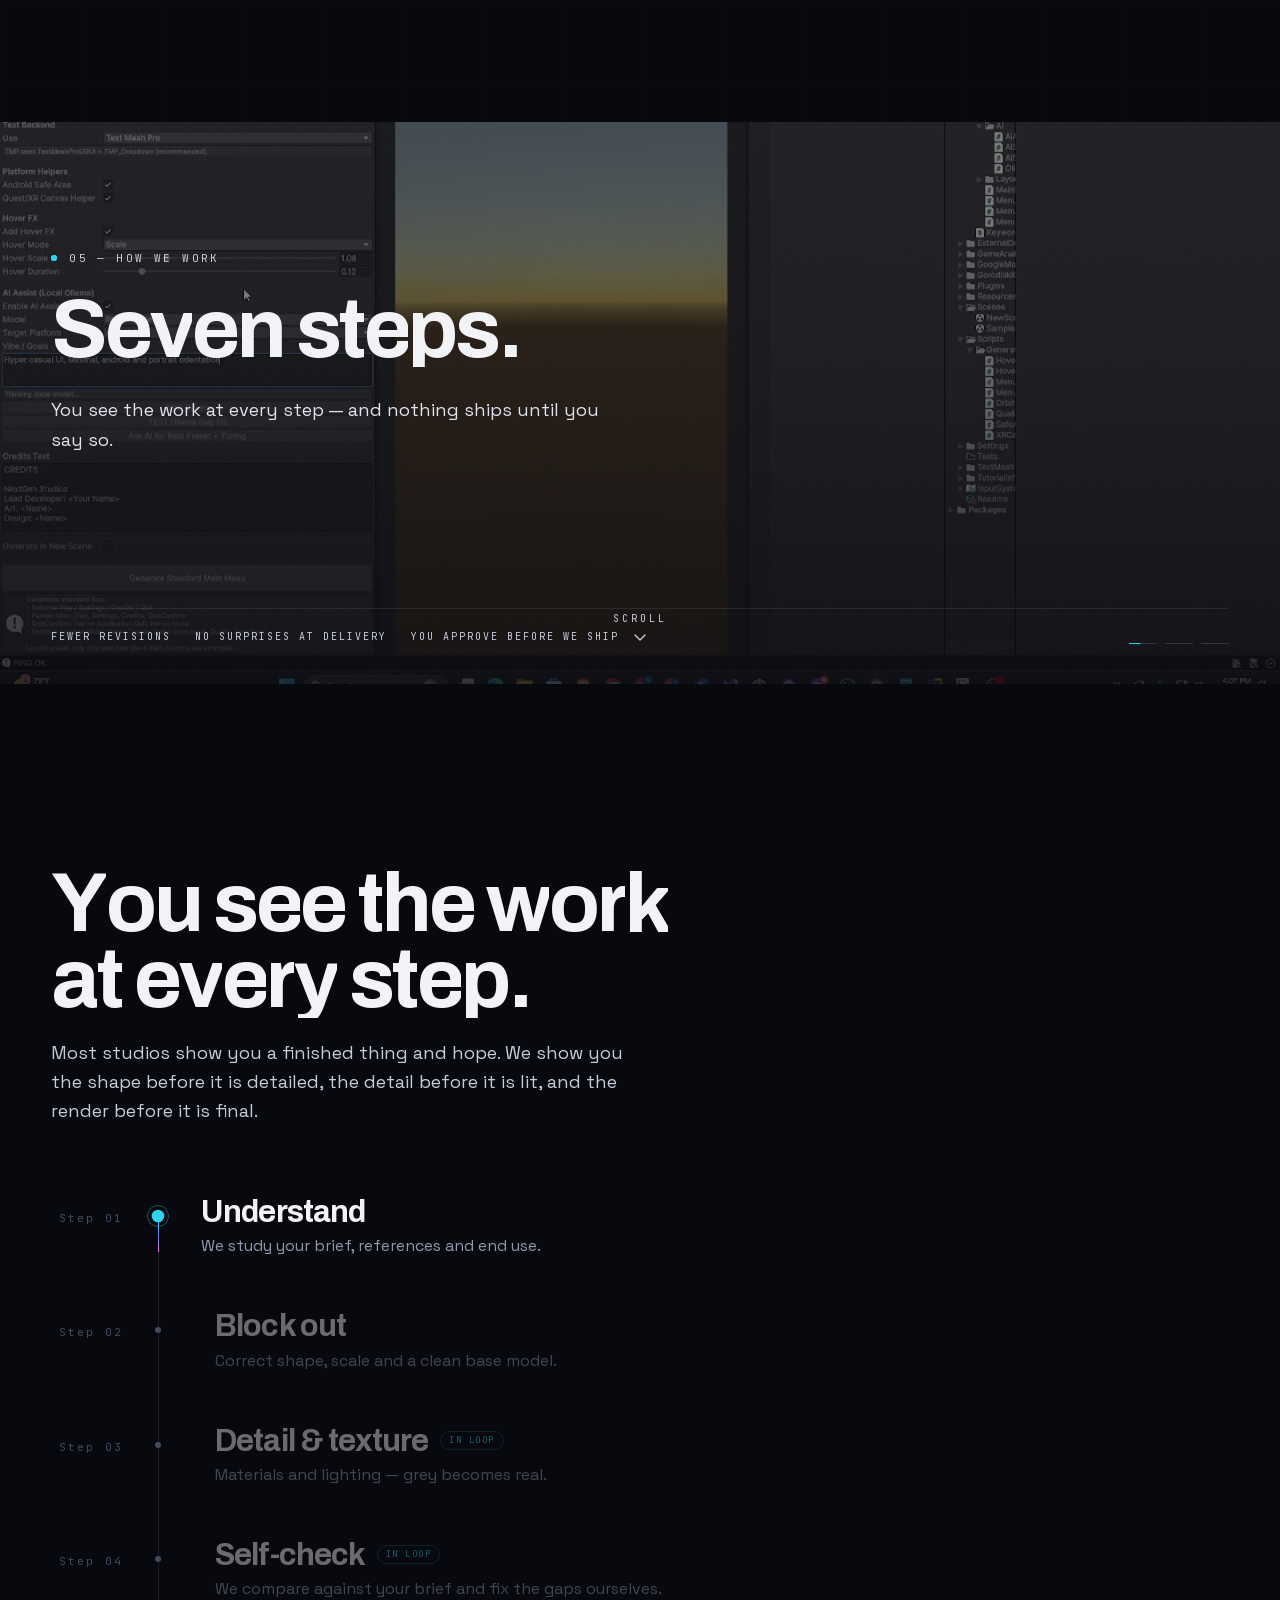
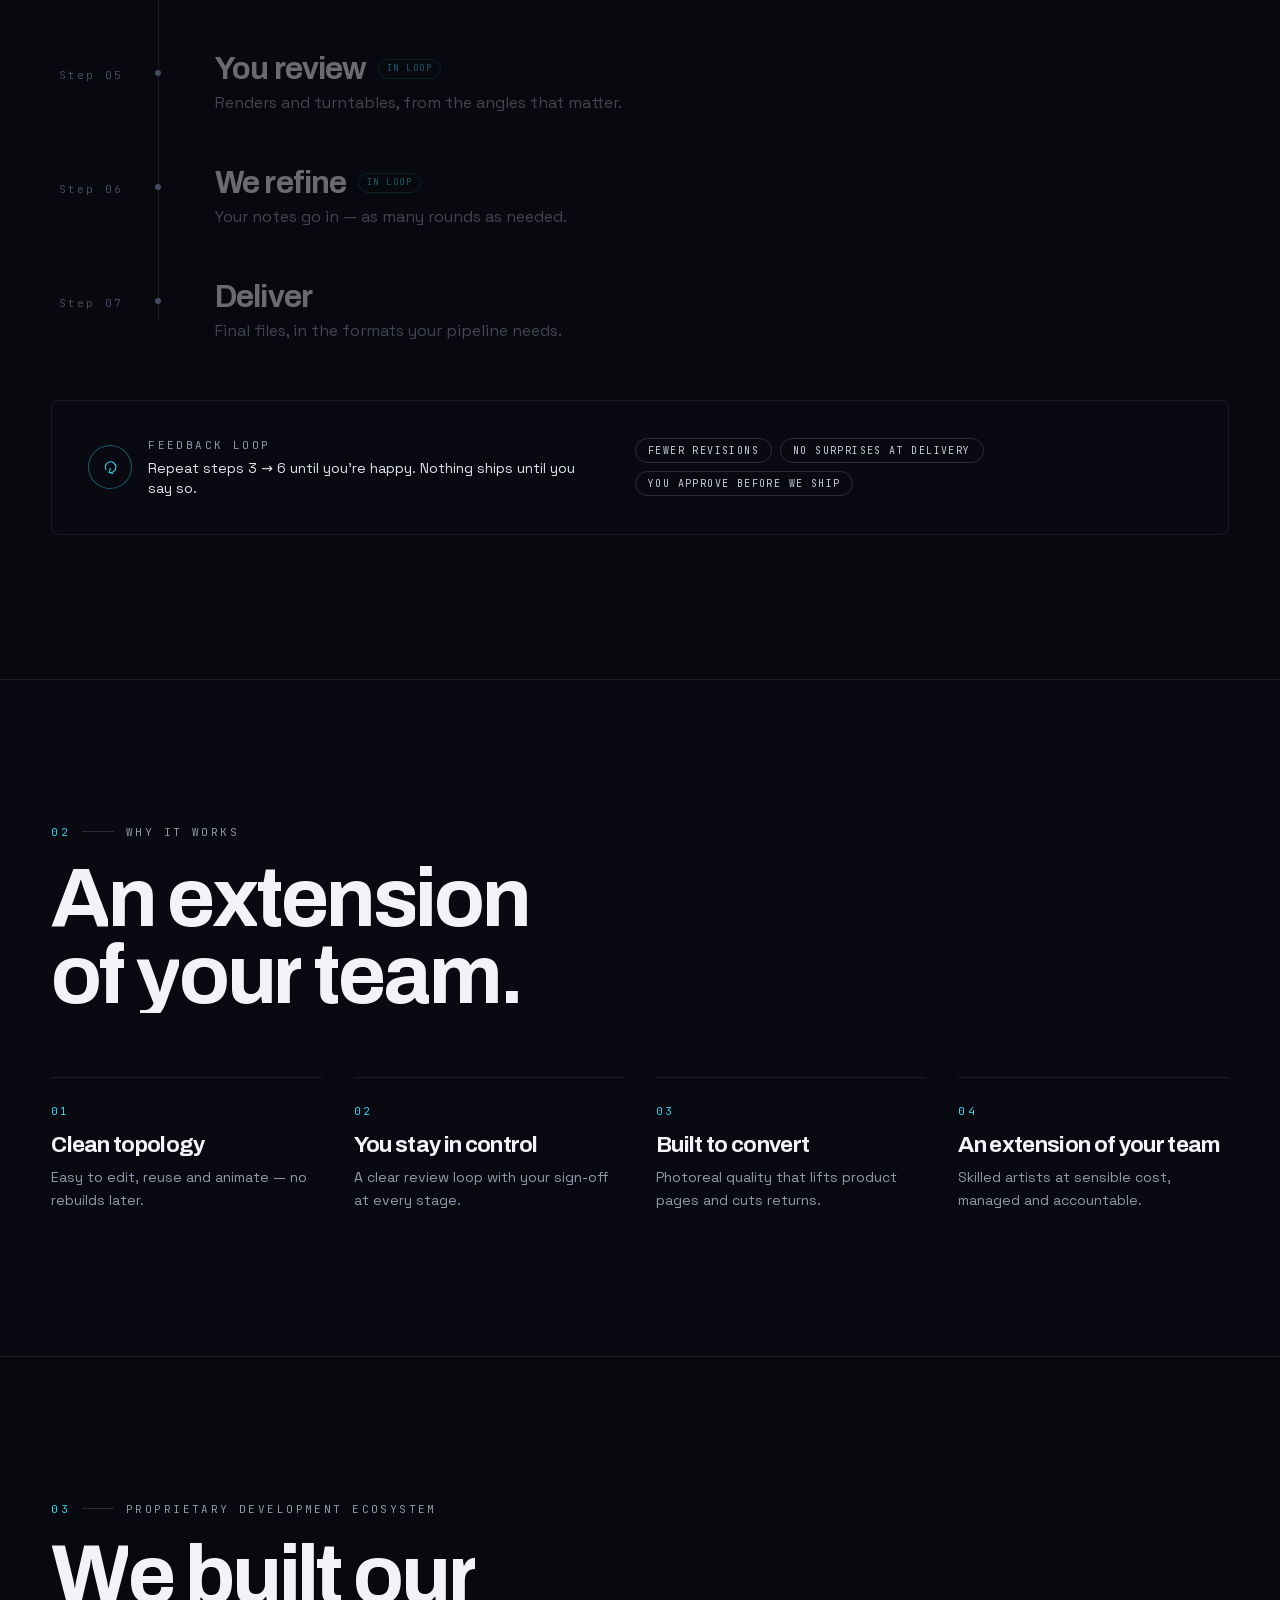
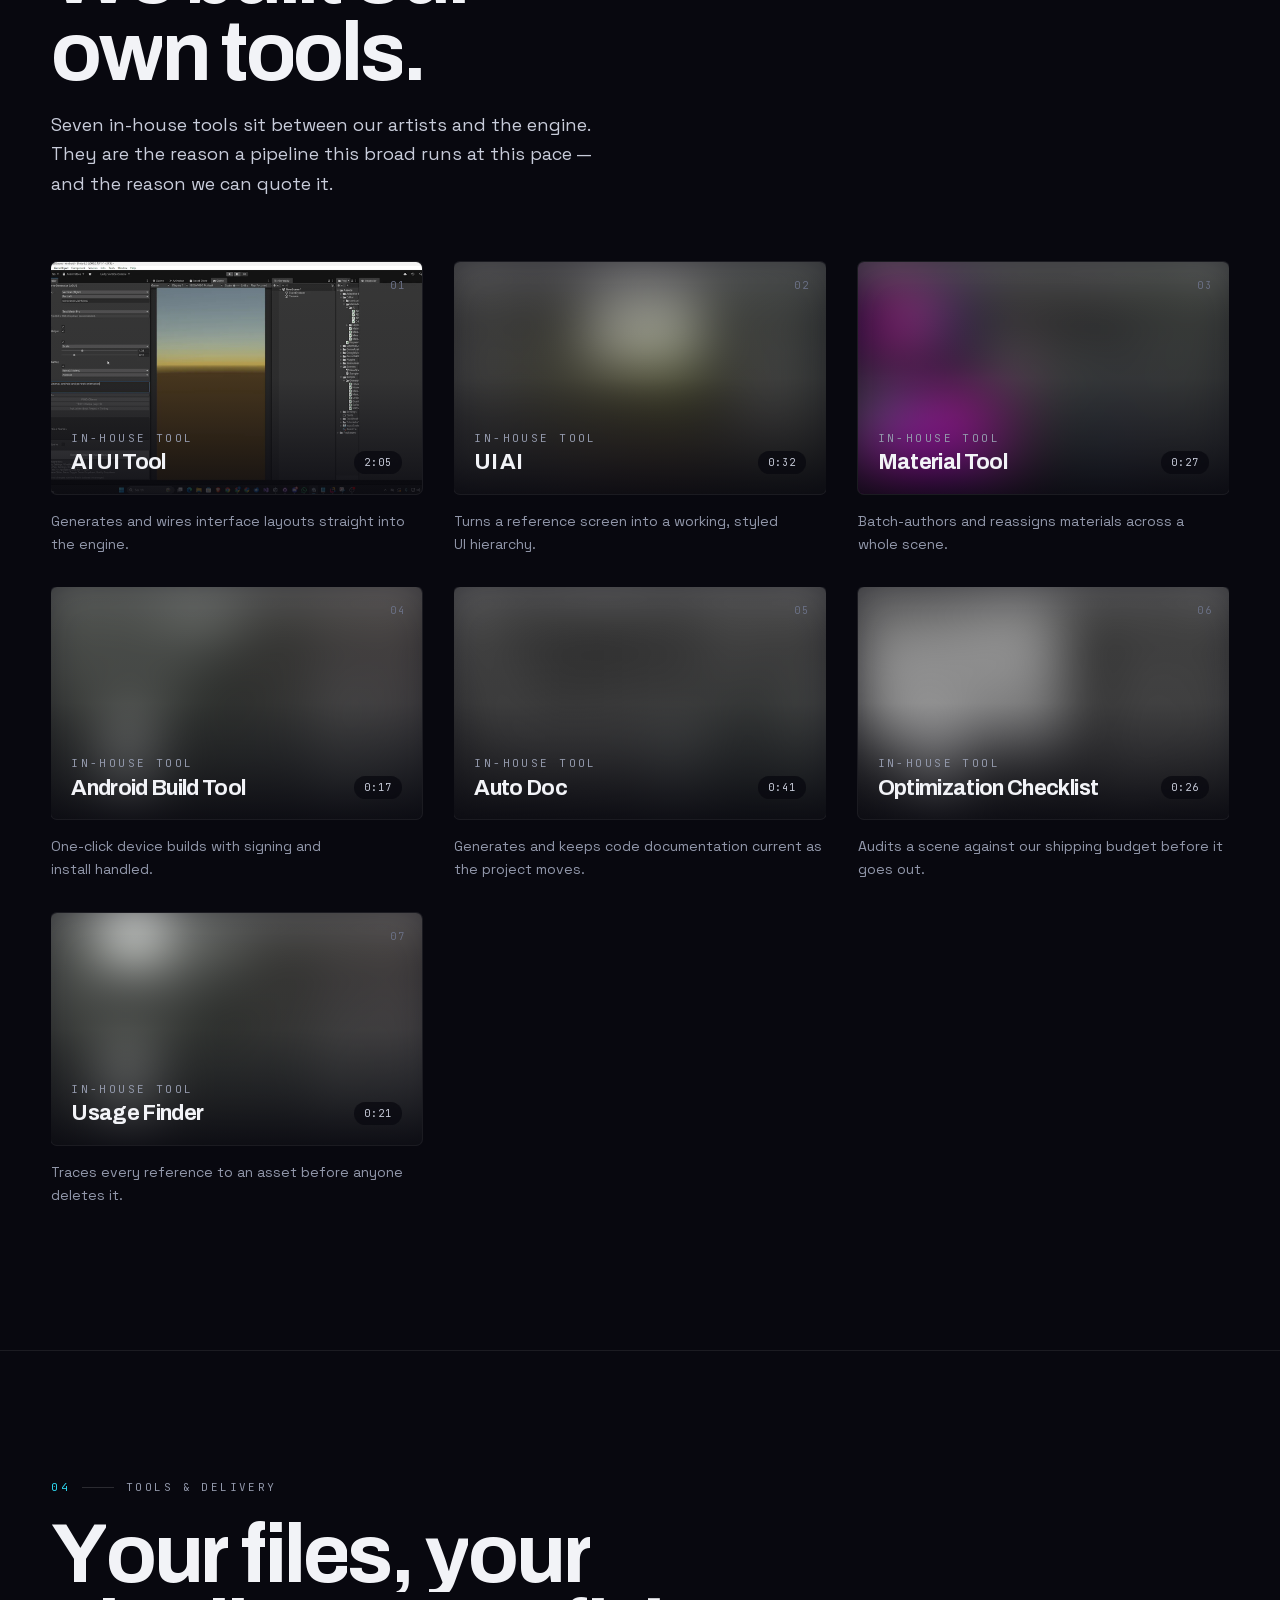
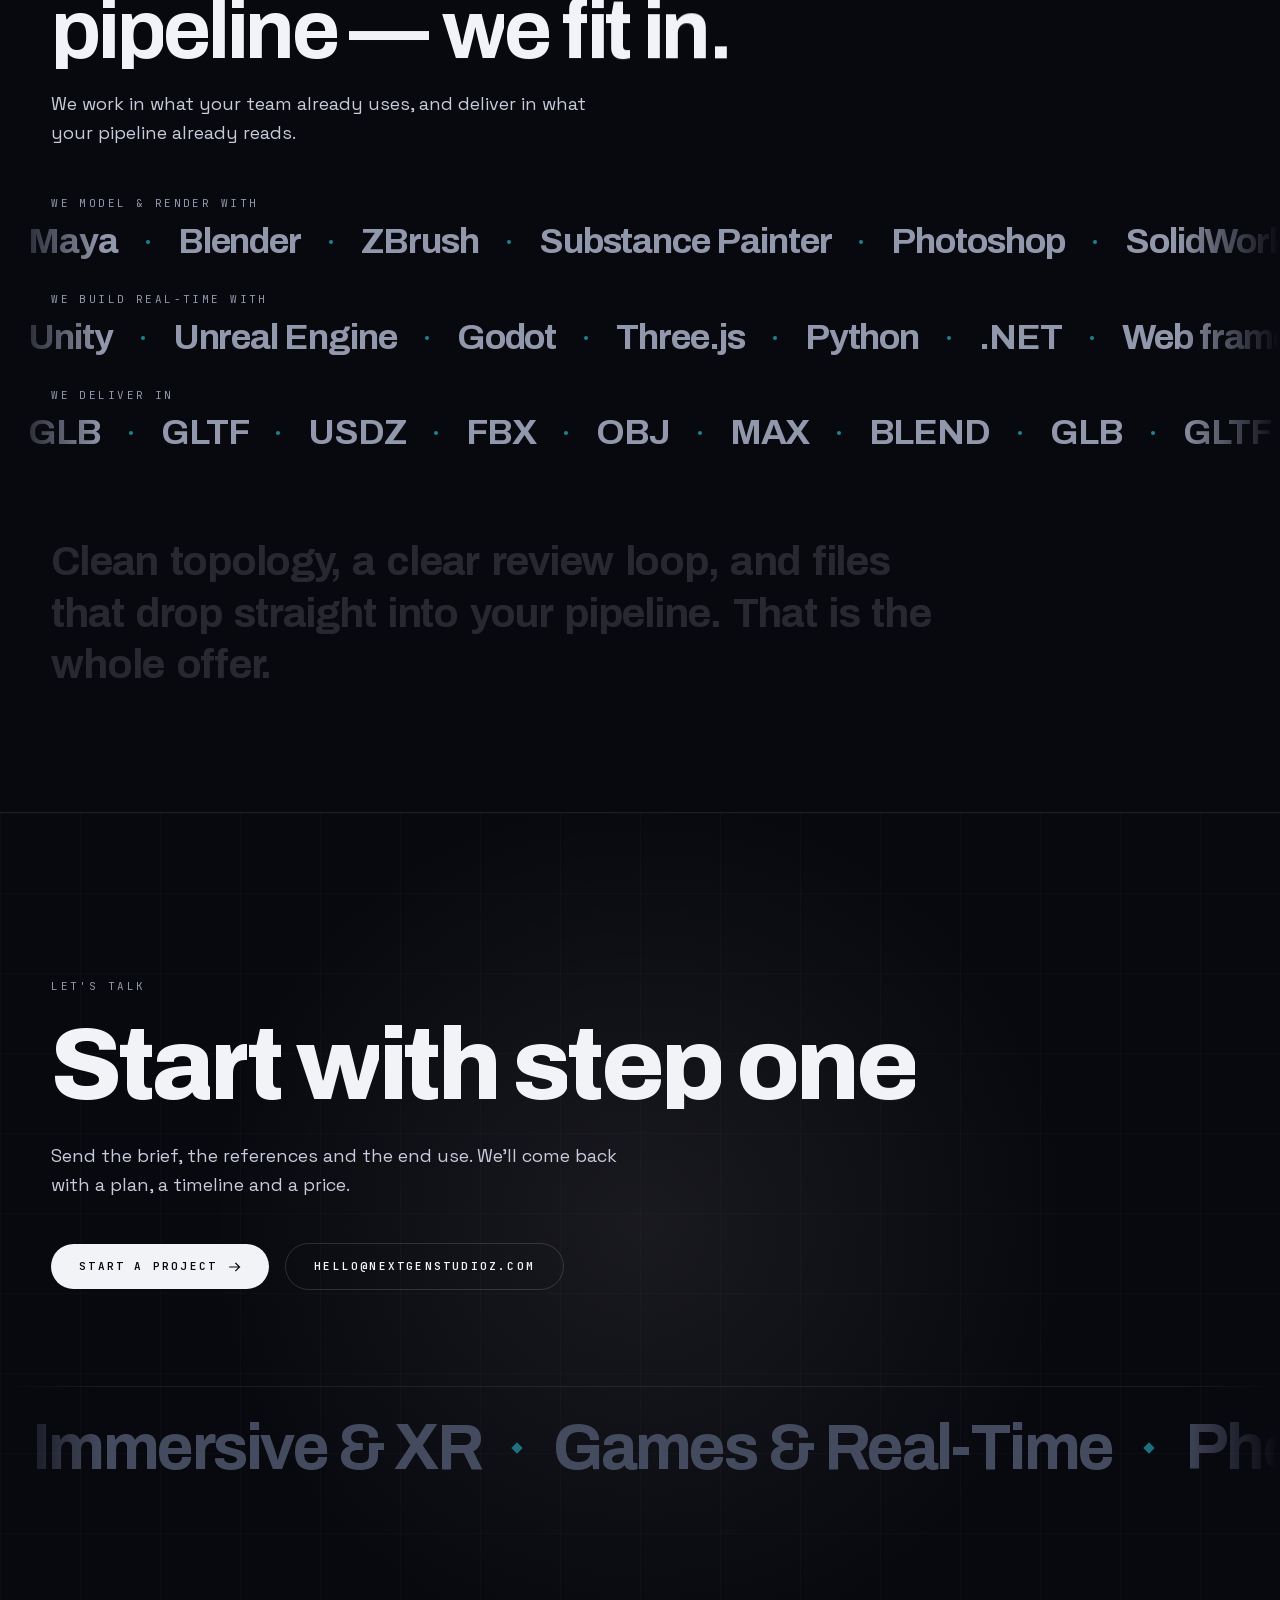
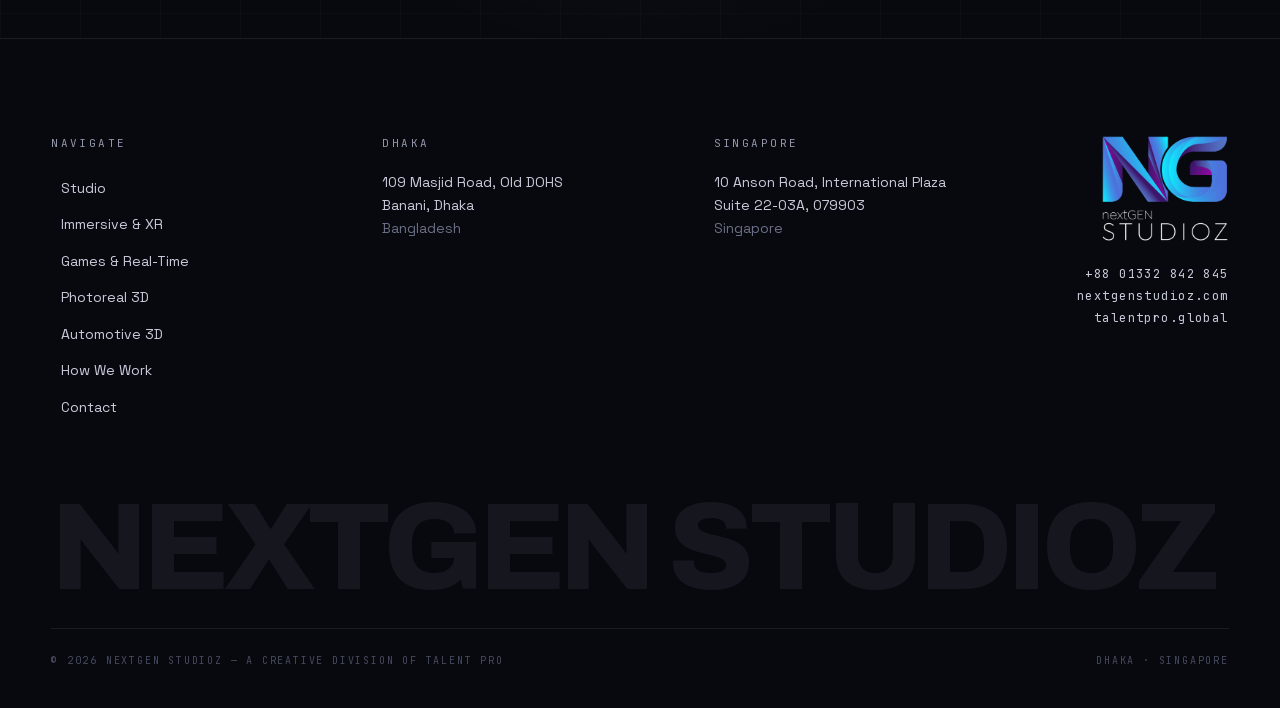
<file: workflow/index.html>
<!DOCTYPE html><html lang="en" class="archivo_70e2381f-module__LdYG7q__variable space_grotesk_138bd6dc-module__-yFhkq__variable jetbrains_mono_4eb6c4a7-module__YC5qjq__variable antialiased"><head><meta charSet="utf-8"/><meta name="viewport" content="width=device-width, initial-scale=1"/><link rel="preload" href="/_next/static/media/051742360c26797e-s.p.1bkzbscqrt8rl.woff2" as="font" crossorigin="" type="font/woff2"/><link rel="preload" href="/_next/static/media/0c89a48fa5027cee-s.p.2cyn07wtgehh0.woff2" as="font" crossorigin="" type="font/woff2"/><link rel="preload" href="/_next/static/media/75affa71d1e2f6a7-s.p.17-aodiw50953.woff2" as="font" crossorigin="" type="font/woff2"/><link rel="preload" as="image" href="/media/logo/logo-horizontal.webp" fetchPriority="high"/><link rel="stylesheet" href="/_next/static/chunks/3iot82vaou3xs.css" data-precedence="next"/><link rel="preload" as="script" fetchPriority="low" href="/_next/static/chunks/1u5zan5bs9a7v.js"/><script src="/_next/static/chunks/31c4c1w2_29db.js" async=""></script><script src="/_next/static/chunks/3ntqu9avr-1d1.js" async=""></script><script src="/_next/static/chunks/turbopack-1junc8oumxfia.js" async=""></script><script src="/_next/static/chunks/25kx6hsxrnrc8.js" async="" crossorigin=""></script><script src="/_next/static/chunks/0gih3z7x3fwax.js" async="" crossorigin=""></script><script src="/_next/static/chunks/43voo6egrb2h9.js" async="" crossorigin=""></script><script src="/_next/static/chunks/1-zmlw5_za0xt.js" async="" crossorigin=""></script><meta name="theme-color" content="#08080f"/><meta name="color-scheme" content="dark"/><title>How We Work — NextGen Studioz</title><meta name="description" content="Seven steps, no surprises. Our review loop, toolchain, delivery formats and the in-house tools that keep the pipeline fast."/><meta property="og:title" content="NextGen Studioz — We build worlds you can walk into"/><meta property="og:description" content="One studio, one pipeline — from a single product render to a world you can walk into."/><meta property="og:site_name" content="NextGen Studioz"/><meta property="og:type" content="website"/><meta name="twitter:card" content="summary_large_image"/><meta name="twitter:title" content="NextGen Studioz — We build worlds you can walk into"/><meta name="twitter:description" content="One studio, one pipeline — from a single product render to a world you can walk into."/><link rel="icon" href="/favicon.ico?favicon.2lse55rtk-yqg.ico" sizes="48x48" type="image/x-icon"/><link rel="icon" href="/icon.png?icon.22p4u8rw4hw4n.png" sizes="512x512" type="image/png"/><link rel="apple-touch-icon" href="/apple-icon.png?apple-icon.29jzlegll496b.png" sizes="180x180" type="image/png"/><meta name="next-size-adjust" content=""/><script src="/_next/static/chunks/0cz1d0mv5g_q7.js" noModule=""></script></head><body class="min-h-svh"><div hidden=""><!--$--><!--/$--></div><a href="#main" class="sr-only focus:not-sr-only focus:fixed focus:left-4 focus:top-4 focus:z-[99] focus:rounded-full focus:bg-bone focus:px-5 focus:py-2.5 focus:font-mono focus:text-xs focus:uppercase focus:tracking-widest focus:text-ink">Skip to content</a><header class="fixed inset-x-0 top-0 z-[80]"><div class="relative flex items-center justify-between gap-6 border-b px-gutter transition-all duration-500 border-line bg-ink/80 backdrop-blur-xl py-5"><a class="shrink-0" aria-label="NextGen Studioz — home" href="/"><span class="inline-block" style="transform:none"><img src="/media/logo/logo-horizontal.webp" alt="NextGen Studioz" width="1400" height="339" loading="eager" fetchPriority="high" decoding="async" class="block h-auto object-contain transition-all duration-500 w-[11rem]"/></span></a><div class="flex items-center gap-4"><span class="hidden font-mono text-[10px] uppercase tracking-[0.2em] text-ash drop-shadow-[0_1px_3px_rgba(8,8,15,0.9)] lg:block">A creative division of Talent Pro</span><span class="inline-block" style="transform:none"><button type="button" aria-expanded="false" aria-label="Open menu" class="group relative z-[86] flex items-center gap-3 rounded-full border border-line-2 py-2.5 pl-5 pr-2.5 transition-colors duration-300 hover:border-cyan/60"><span class="font-mono text-[10px] uppercase tracking-[0.2em] text-bone">Menu</span><span class="relative grid h-6 w-6 place-items-center"><span class="absolute h-px w-4 bg-bone"></span><span class="absolute h-px w-4 bg-bone"></span></span></button></span></div></div><div aria-hidden="true" class="brand-sweep h-px origin-left" style="transform:scaleX(0)"></div></header><main id="main"><div class="relative overflow-hidden h-[76svh] min-h-[32rem]"><div class="absolute inset-0" style="padding:0rem"><div class="relative h-full w-full overflow-hidden bg-ink-2" style="border-radius:0px"><div class="absolute inset-0" style="transform:none"><div class="absolute inset-0" style="opacity:1;transform:none"><div class="relative h-full w-full overflow-hidden"><div aria-hidden="true" class="absolute inset-0 scale-110 bg-cover bg-center blur-xl" style="background-image:url([data-uri])"></div><img src="/media/poster/tool-ai-ui.webp" alt="" aria-hidden="true" loading="lazy" decoding="async" class="absolute inset-0 h-full w-full object-cover transition-opacity duration-500 opacity-100"/></div></div></div><div class="absolute inset-0 bg-gradient-to-t from-ink via-ink/68 to-ink/55" style="opacity:0.82"></div><div class="noise absolute inset-0"></div></div></div><div class="relative z-10 flex h-full flex-col px-gutter pb-8 pt-28 md:pb-10 md:pt-32"><div class="flex flex-1 flex-col justify-center"><div class="mb-6 flex items-center gap-3" style="opacity:0;transform:translateY(30px)"><span class="relative flex h-1.5 w-1.5"><span class="absolute inset-0 rounded-full bg-cyan"></span><span class="absolute inset-0 animate-ping rounded-full bg-cyan"></span></span><span class="eyebrow !text-ash">05 — How we work</span></div><h1 class="display-xl max-w-[22ch]"><span class="inline-block" aria-label="Seven steps."><span aria-hidden="true" class="inline-block whitespace-nowrap"><span class="inline-block overflow-hidden align-bottom" style="perspective:600px"><span class="inline-block" style="opacity:0;transform:translateY(110%) rotateX(-78deg)">S</span></span><span class="inline-block overflow-hidden align-bottom" style="perspective:600px"><span class="inline-block" style="opacity:0;transform:translateY(110%) rotateX(-78deg)">e</span></span><span class="inline-block overflow-hidden align-bottom" style="perspective:600px"><span class="inline-block" style="opacity:0;transform:translateY(110%) rotateX(-78deg)">v</span></span><span class="inline-block overflow-hidden align-bottom" style="perspective:600px"><span class="inline-block" style="opacity:0;transform:translateY(110%) rotateX(-78deg)">e</span></span><span class="inline-block overflow-hidden align-bottom" style="perspective:600px"><span class="inline-block" style="opacity:0;transform:translateY(110%) rotateX(-78deg)">n</span></span><span class="inline-block"> </span></span><span aria-hidden="true" class="inline-block whitespace-nowrap"><span class="inline-block overflow-hidden align-bottom" style="perspective:600px"><span class="inline-block" style="opacity:0;transform:translateY(110%) rotateX(-78deg)">s</span></span><span class="inline-block overflow-hidden align-bottom" style="perspective:600px"><span class="inline-block" style="opacity:0;transform:translateY(110%) rotateX(-78deg)">t</span></span><span class="inline-block overflow-hidden align-bottom" style="perspective:600px"><span class="inline-block" style="opacity:0;transform:translateY(110%) rotateX(-78deg)">e</span></span><span class="inline-block overflow-hidden align-bottom" style="perspective:600px"><span class="inline-block" style="opacity:0;transform:translateY(110%) rotateX(-78deg)">p</span></span><span class="inline-block overflow-hidden align-bottom" style="perspective:600px"><span class="inline-block" style="opacity:0;transform:translateY(110%) rotateX(-78deg)">s</span></span><span class="inline-block overflow-hidden align-bottom" style="perspective:600px"><span class="inline-block" style="opacity:0;transform:translateY(110%) rotateX(-78deg)">.</span></span></span></span> <span class="brand-text"><span class="inline-block" aria-label="No surprises."><span aria-hidden="true" class="inline-block whitespace-nowrap"><span class="inline-block overflow-hidden align-bottom" style="perspective:600px"><span class="inline-block" style="opacity:0;transform:translateY(110%) rotateX(-78deg)">N</span></span><span class="inline-block overflow-hidden align-bottom" style="perspective:600px"><span class="inline-block" style="opacity:0;transform:translateY(110%) rotateX(-78deg)">o</span></span><span class="inline-block"> </span></span><span aria-hidden="true" class="inline-block whitespace-nowrap"><span class="inline-block overflow-hidden align-bottom" style="perspective:600px"><span class="inline-block" style="opacity:0;transform:translateY(110%) rotateX(-78deg)">s</span></span><span class="inline-block overflow-hidden align-bottom" style="perspective:600px"><span class="inline-block" style="opacity:0;transform:translateY(110%) rotateX(-78deg)">u</span></span><span class="inline-block overflow-hidden align-bottom" style="perspective:600px"><span class="inline-block" style="opacity:0;transform:translateY(110%) rotateX(-78deg)">r</span></span><span class="inline-block overflow-hidden align-bottom" style="perspective:600px"><span class="inline-block" style="opacity:0;transform:translateY(110%) rotateX(-78deg)">p</span></span><span class="inline-block overflow-hidden align-bottom" style="perspective:600px"><span class="inline-block" style="opacity:0;transform:translateY(110%) rotateX(-78deg)">r</span></span><span class="inline-block overflow-hidden align-bottom" style="perspective:600px"><span class="inline-block" style="opacity:0;transform:translateY(110%) rotateX(-78deg)">i</span></span><span class="inline-block overflow-hidden align-bottom" style="perspective:600px"><span class="inline-block" style="opacity:0;transform:translateY(110%) rotateX(-78deg)">s</span></span><span class="inline-block overflow-hidden align-bottom" style="perspective:600px"><span class="inline-block" style="opacity:0;transform:translateY(110%) rotateX(-78deg)">e</span></span><span class="inline-block overflow-hidden align-bottom" style="perspective:600px"><span class="inline-block" style="opacity:0;transform:translateY(110%) rotateX(-78deg)">s</span></span><span class="inline-block overflow-hidden align-bottom" style="perspective:600px"><span class="inline-block" style="opacity:0;transform:translateY(110%) rotateX(-78deg)">.</span></span></span></span></span></h1><div class="" style="opacity:0;transform:translateY(30px)"><p class="mt-7 max-w-xl text-base leading-relaxed text-bone-2 md:text-lg">You see the work at every step — and nothing ships until you say so.</p></div></div><div class="mt-8 flex shrink-0 flex-wrap items-end justify-between gap-6 border-t border-line pt-5"><ul class="flex flex-wrap gap-x-6 gap-y-2"><li class="font-mono text-[10px] uppercase tracking-[0.2em] text-ash" style="opacity:0;transform:translateY(10px)">Fewer revisions</li><li class="font-mono text-[10px] uppercase tracking-[0.2em] text-ash" style="opacity:0;transform:translateY(10px)">No surprises at delivery</li><li class="font-mono text-[10px] uppercase tracking-[0.2em] text-ash" style="opacity:0;transform:translateY(10px)">You approve before we ship</li></ul><div class="flex items-center gap-2" aria-hidden="true"><span class="h-px w-7 overflow-hidden bg-line-2"><span class="block h-px bg-cyan" style="transform:scaleX(0);transform-origin:0% 50% 0"></span></span><span class="h-px w-7 overflow-hidden bg-line-2"></span><span class="h-px w-7 overflow-hidden bg-line-2"></span></div></div><div aria-hidden="true" class="pointer-events-none absolute inset-x-0 bottom-8 z-10 hidden justify-center md:flex md:bottom-10" style="opacity:1"><div class="flex flex-col items-center gap-2 text-ash"><span class="font-mono text-[10px] uppercase tracking-[0.3em]">Scroll</span><svg width="12" height="16" viewBox="0 0 12 16" fill="none" aria-hidden="true"><path d="M1 1L6 6L11 1" stroke="currentColor" stroke-width="1.4" stroke-linecap="round" stroke-linejoin="round"></path></svg></div></div></div></div><section class="relative py-24 md:py-36"><div class="shell mb-16"><div class="flex flex-col gap-6 md:flex-row md:items-end md:justify-between"><div class="max-w-3xl"><div class="mb-5 flex items-center gap-3" style="opacity:0;transform:translateY(30px)"><span class="font-mono text-[11px] tracking-[0.22em] text-cyan">01</span><span class="h-px w-8 bg-line-2"></span><span class="eyebrow">The process</span></div><h2 class="display-xl"><span class="inline-block" aria-label="You see the work at every step."><span aria-hidden="true" class="inline-block whitespace-nowrap"><span class="inline-block overflow-hidden align-bottom" style="perspective:600px"><span class="inline-block" style="opacity:0;transform:translateY(110%) rotateX(-78deg)">Y</span></span><span class="inline-block overflow-hidden align-bottom" style="perspective:600px"><span class="inline-block" style="opacity:0;transform:translateY(110%) rotateX(-78deg)">o</span></span><span class="inline-block overflow-hidden align-bottom" style="perspective:600px"><span class="inline-block" style="opacity:0;transform:translateY(110%) rotateX(-78deg)">u</span></span><span class="inline-block"> </span></span><span aria-hidden="true" class="inline-block whitespace-nowrap"><span class="inline-block overflow-hidden align-bottom" style="perspective:600px"><span class="inline-block" style="opacity:0;transform:translateY(110%) rotateX(-78deg)">s</span></span><span class="inline-block overflow-hidden align-bottom" style="perspective:600px"><span class="inline-block" style="opacity:0;transform:translateY(110%) rotateX(-78deg)">e</span></span><span class="inline-block overflow-hidden align-bottom" style="perspective:600px"><span class="inline-block" style="opacity:0;transform:translateY(110%) rotateX(-78deg)">e</span></span><span class="inline-block"> </span></span><span aria-hidden="true" class="inline-block whitespace-nowrap"><span class="inline-block overflow-hidden align-bottom" style="perspective:600px"><span class="inline-block" style="opacity:0;transform:translateY(110%) rotateX(-78deg)">t</span></span><span class="inline-block overflow-hidden align-bottom" style="perspective:600px"><span class="inline-block" style="opacity:0;transform:translateY(110%) rotateX(-78deg)">h</span></span><span class="inline-block overflow-hidden align-bottom" style="perspective:600px"><span class="inline-block" style="opacity:0;transform:translateY(110%) rotateX(-78deg)">e</span></span><span class="inline-block"> </span></span><span aria-hidden="true" class="inline-block whitespace-nowrap"><span class="inline-block overflow-hidden align-bottom" style="perspective:600px"><span class="inline-block" style="opacity:0;transform:translateY(110%) rotateX(-78deg)">w</span></span><span class="inline-block overflow-hidden align-bottom" style="perspective:600px"><span class="inline-block" style="opacity:0;transform:translateY(110%) rotateX(-78deg)">o</span></span><span class="inline-block overflow-hidden align-bottom" style="perspective:600px"><span class="inline-block" style="opacity:0;transform:translateY(110%) rotateX(-78deg)">r</span></span><span class="inline-block overflow-hidden align-bottom" style="perspective:600px"><span class="inline-block" style="opacity:0;transform:translateY(110%) rotateX(-78deg)">k</span></span><span class="inline-block"> </span></span><span aria-hidden="true" class="inline-block whitespace-nowrap"><span class="inline-block overflow-hidden align-bottom" style="perspective:600px"><span class="inline-block" style="opacity:0;transform:translateY(110%) rotateX(-78deg)">a</span></span><span class="inline-block overflow-hidden align-bottom" style="perspective:600px"><span class="inline-block" style="opacity:0;transform:translateY(110%) rotateX(-78deg)">t</span></span><span class="inline-block"> </span></span><span aria-hidden="true" class="inline-block whitespace-nowrap"><span class="inline-block overflow-hidden align-bottom" style="perspective:600px"><span class="inline-block" style="opacity:0;transform:translateY(110%) rotateX(-78deg)">e</span></span><span class="inline-block overflow-hidden align-bottom" style="perspective:600px"><span class="inline-block" style="opacity:0;transform:translateY(110%) rotateX(-78deg)">v</span></span><span class="inline-block overflow-hidden align-bottom" style="perspective:600px"><span class="inline-block" style="opacity:0;transform:translateY(110%) rotateX(-78deg)">e</span></span><span class="inline-block overflow-hidden align-bottom" style="perspective:600px"><span class="inline-block" style="opacity:0;transform:translateY(110%) rotateX(-78deg)">r</span></span><span class="inline-block overflow-hidden align-bottom" style="perspective:600px"><span class="inline-block" style="opacity:0;transform:translateY(110%) rotateX(-78deg)">y</span></span><span class="inline-block"> </span></span><span aria-hidden="true" class="inline-block whitespace-nowrap"><span class="inline-block overflow-hidden align-bottom" style="perspective:600px"><span class="inline-block" style="opacity:0;transform:translateY(110%) rotateX(-78deg)">s</span></span><span class="inline-block overflow-hidden align-bottom" style="perspective:600px"><span class="inline-block" style="opacity:0;transform:translateY(110%) rotateX(-78deg)">t</span></span><span class="inline-block overflow-hidden align-bottom" style="perspective:600px"><span class="inline-block" style="opacity:0;transform:translateY(110%) rotateX(-78deg)">e</span></span><span class="inline-block overflow-hidden align-bottom" style="perspective:600px"><span class="inline-block" style="opacity:0;transform:translateY(110%) rotateX(-78deg)">p</span></span><span class="inline-block overflow-hidden align-bottom" style="perspective:600px"><span class="inline-block" style="opacity:0;transform:translateY(110%) rotateX(-78deg)">.</span></span></span></span></h2><div class="" style="opacity:0;transform:translateY(30px)"><p class="mt-5 max-w-xl text-base leading-relaxed text-ash md:text-lg">Most studios show you a finished thing and hope. We show you the shape before it is detailed, the detail before it is lit, and the render before it is final.</p></div></div></div></div><div class="shell"><ol class="relative"><div aria-hidden="true" class="absolute bottom-6 left-[0.6875rem] top-6 w-px bg-line md:left-[calc(6rem+0.6875rem)]"></div><div aria-hidden="true" class="brand-sweep absolute left-[0.6875rem] top-6 w-px md:left-[calc(6rem+0.6875rem)]" style="height:0%"></div><li class="relative flex gap-6 pb-11 last:pb-0 md:gap-0"><span class="hidden w-24 shrink-0 pt-4 pr-6 text-right md:block"><span class="font-mono text-[11px] tracking-[0.2em] text-ash-4">Step <!-- -->01</span></span><span class="relative mt-4 grid h-[1.375rem] w-[1.375rem] shrink-0 place-items-center"><span class="absolute h-1.5 w-1.5 rounded-full bg-ash-4"></span><span class="absolute h-1.5 w-1.5 rounded-full bg-cyan" style="opacity:1;transform:scale(2.1)"></span><span class="absolute inset-0 rounded-full border border-cyan/40" style="opacity:1"></span></span><div class="pl-0 pt-2 md:pl-8" style="opacity:1;transform:none"><div class="mb-1.5 flex flex-wrap items-center gap-3"><h3 class="display-lg text-[clamp(1.25rem,2.4vw,2rem)]">Understand</h3><span class="font-mono text-[10px] tracking-[0.2em] text-ash-4 md:hidden">01</span></div><p class="max-w-md text-sm leading-relaxed text-ash-2 md:text-base">We study your brief, references and end use.</p></div></li><li class="relative flex gap-6 pb-11 last:pb-0 md:gap-0"><span class="hidden w-24 shrink-0 pt-4 pr-6 text-right md:block"><span class="font-mono text-[11px] tracking-[0.2em] text-ash-4">Step <!-- -->02</span></span><span class="relative mt-4 grid h-[1.375rem] w-[1.375rem] shrink-0 place-items-center"><span class="absolute h-1.5 w-1.5 rounded-full bg-ash-4"></span><span class="absolute h-1.5 w-1.5 rounded-full bg-cyan" style="opacity:0;transform:none"></span><span class="absolute inset-0 rounded-full border border-cyan/40" style="opacity:0"></span></span><div class="pl-0 pt-2 md:pl-8" style="opacity:0.42;transform:translateX(14px)"><div class="mb-1.5 flex flex-wrap items-center gap-3"><h3 class="display-lg text-[clamp(1.25rem,2.4vw,2rem)]">Block out</h3><span class="font-mono text-[10px] tracking-[0.2em] text-ash-4 md:hidden">02</span></div><p class="max-w-md text-sm leading-relaxed text-ash-2 md:text-base">Correct shape, scale and a clean base model.</p></div></li><li class="relative flex gap-6 pb-11 last:pb-0 md:gap-0"><span class="hidden w-24 shrink-0 pt-4 pr-6 text-right md:block"><span class="font-mono text-[11px] tracking-[0.2em] text-ash-4">Step <!-- -->03</span></span><span class="relative mt-4 grid h-[1.375rem] w-[1.375rem] shrink-0 place-items-center"><span class="absolute h-1.5 w-1.5 rounded-full bg-ash-4"></span><span class="absolute h-1.5 w-1.5 rounded-full bg-cyan" style="opacity:0;transform:none"></span><span class="absolute inset-0 rounded-full border border-cyan/40" style="opacity:0"></span></span><div class="pl-0 pt-2 md:pl-8" style="opacity:0.42;transform:translateX(14px)"><div class="mb-1.5 flex flex-wrap items-center gap-3"><h3 class="display-lg text-[clamp(1.25rem,2.4vw,2rem)]">Detail &amp; texture</h3><span class="rounded-full border border-cyan/30 px-2 py-0.5 font-mono text-[9px] uppercase tracking-[0.16em] text-cyan">in loop</span><span class="font-mono text-[10px] tracking-[0.2em] text-ash-4 md:hidden">03</span></div><p class="max-w-md text-sm leading-relaxed text-ash-2 md:text-base">Materials and lighting — grey becomes real.</p></div></li><li class="relative flex gap-6 pb-11 last:pb-0 md:gap-0"><span class="hidden w-24 shrink-0 pt-4 pr-6 text-right md:block"><span class="font-mono text-[11px] tracking-[0.2em] text-ash-4">Step <!-- -->04</span></span><span class="relative mt-4 grid h-[1.375rem] w-[1.375rem] shrink-0 place-items-center"><span class="absolute h-1.5 w-1.5 rounded-full bg-ash-4"></span><span class="absolute h-1.5 w-1.5 rounded-full bg-cyan" style="opacity:0;transform:none"></span><span class="absolute inset-0 rounded-full border border-cyan/40" style="opacity:0"></span></span><div class="pl-0 pt-2 md:pl-8" style="opacity:0.42;transform:translateX(14px)"><div class="mb-1.5 flex flex-wrap items-center gap-3"><h3 class="display-lg text-[clamp(1.25rem,2.4vw,2rem)]">Self-check</h3><span class="rounded-full border border-cyan/30 px-2 py-0.5 font-mono text-[9px] uppercase tracking-[0.16em] text-cyan">in loop</span><span class="font-mono text-[10px] tracking-[0.2em] text-ash-4 md:hidden">04</span></div><p class="max-w-md text-sm leading-relaxed text-ash-2 md:text-base">We compare against your brief and fix the gaps ourselves.</p></div></li><li class="relative flex gap-6 pb-11 last:pb-0 md:gap-0"><span class="hidden w-24 shrink-0 pt-4 pr-6 text-right md:block"><span class="font-mono text-[11px] tracking-[0.2em] text-ash-4">Step <!-- -->05</span></span><span class="relative mt-4 grid h-[1.375rem] w-[1.375rem] shrink-0 place-items-center"><span class="absolute h-1.5 w-1.5 rounded-full bg-ash-4"></span><span class="absolute h-1.5 w-1.5 rounded-full bg-cyan" style="opacity:0;transform:none"></span><span class="absolute inset-0 rounded-full border border-cyan/40" style="opacity:0"></span></span><div class="pl-0 pt-2 md:pl-8" style="opacity:0.42;transform:translateX(14px)"><div class="mb-1.5 flex flex-wrap items-center gap-3"><h3 class="display-lg text-[clamp(1.25rem,2.4vw,2rem)]">You review</h3><span class="rounded-full border border-cyan/30 px-2 py-0.5 font-mono text-[9px] uppercase tracking-[0.16em] text-cyan">in loop</span><span class="font-mono text-[10px] tracking-[0.2em] text-ash-4 md:hidden">05</span></div><p class="max-w-md text-sm leading-relaxed text-ash-2 md:text-base">Renders and turntables, from the angles that matter.</p></div></li><li class="relative flex gap-6 pb-11 last:pb-0 md:gap-0"><span class="hidden w-24 shrink-0 pt-4 pr-6 text-right md:block"><span class="font-mono text-[11px] tracking-[0.2em] text-ash-4">Step <!-- -->06</span></span><span class="relative mt-4 grid h-[1.375rem] w-[1.375rem] shrink-0 place-items-center"><span class="absolute h-1.5 w-1.5 rounded-full bg-ash-4"></span><span class="absolute h-1.5 w-1.5 rounded-full bg-cyan" style="opacity:0;transform:none"></span><span class="absolute inset-0 rounded-full border border-cyan/40" style="opacity:0"></span></span><div class="pl-0 pt-2 md:pl-8" style="opacity:0.42;transform:translateX(14px)"><div class="mb-1.5 flex flex-wrap items-center gap-3"><h3 class="display-lg text-[clamp(1.25rem,2.4vw,2rem)]">We refine</h3><span class="rounded-full border border-cyan/30 px-2 py-0.5 font-mono text-[9px] uppercase tracking-[0.16em] text-cyan">in loop</span><span class="font-mono text-[10px] tracking-[0.2em] text-ash-4 md:hidden">06</span></div><p class="max-w-md text-sm leading-relaxed text-ash-2 md:text-base">Your notes go in — as many rounds as needed.</p></div></li><li class="relative flex gap-6 pb-11 last:pb-0 md:gap-0"><span class="hidden w-24 shrink-0 pt-4 pr-6 text-right md:block"><span class="font-mono text-[11px] tracking-[0.2em] text-ash-4">Step <!-- -->07</span></span><span class="relative mt-4 grid h-[1.375rem] w-[1.375rem] shrink-0 place-items-center"><span class="absolute h-1.5 w-1.5 rounded-full bg-ash-4"></span><span class="absolute h-1.5 w-1.5 rounded-full bg-cyan" style="opacity:0;transform:none"></span><span class="absolute inset-0 rounded-full border border-cyan/40" style="opacity:0"></span></span><div class="pl-0 pt-2 md:pl-8" style="opacity:0.42;transform:translateX(14px)"><div class="mb-1.5 flex flex-wrap items-center gap-3"><h3 class="display-lg text-[clamp(1.25rem,2.4vw,2rem)]">Deliver</h3><span class="font-mono text-[10px] tracking-[0.2em] text-ash-4 md:hidden">07</span></div><p class="max-w-md text-sm leading-relaxed text-ash-2 md:text-base">Final files, in the formats your pipeline needs.</p></div></li></ol><div class="mt-14 flex flex-col gap-6 rounded-lg border border-line bg-ink-2/60 p-7 md:flex-row md:items-center md:justify-between md:p-9" style="opacity:0;transform:translateY(30px)"><div class="flex items-center gap-4"><span aria-hidden="true" class="grid h-11 w-11 shrink-0 place-items-center rounded-full border border-cyan/40 text-cyan"><svg viewBox="0 0 24 24" class="h-4 w-4" fill="none" aria-hidden="true"><path d="M20 11a8 8 0 10-2.3 5.7M20 5v6h-6" stroke="currentColor" stroke-width="1.6" stroke-linecap="round"></path></svg></span><div><p class="eyebrow mb-1">Feedback loop</p><p class="text-sm text-bone-2">Repeat steps 3 → 6 until you&#x27;re happy. Nothing ships until you say so.</p></div></div><ul class="flex flex-wrap gap-x-2 gap-y-2"><li class="rounded-full border border-line-2 px-3 py-1 font-mono text-[10px] uppercase tracking-[0.14em] text-ash">Fewer revisions</li><li class="rounded-full border border-line-2 px-3 py-1 font-mono text-[10px] uppercase tracking-[0.14em] text-ash">No surprises at delivery</li><li class="rounded-full border border-line-2 px-3 py-1 font-mono text-[10px] uppercase tracking-[0.14em] text-ash">You approve before we ship</li></ul></div></div></section><section class="relative py-24 md:py-36 border-y border-line bg-ink-2/40"><div class="shell"><div class="flex flex-col gap-6 md:flex-row md:items-end md:justify-between mb-16"><div class="max-w-3xl"><div class="mb-5 flex items-center gap-3" style="opacity:0;transform:translateY(30px)"><span class="font-mono text-[11px] tracking-[0.22em] text-cyan">02</span><span class="h-px w-8 bg-line-2"></span><span class="eyebrow">Why it works</span></div><h2 class="display-xl"><span class="inline-block" aria-label="An extension of your team."><span aria-hidden="true" class="inline-block whitespace-nowrap"><span class="inline-block overflow-hidden align-bottom" style="perspective:600px"><span class="inline-block" style="opacity:0;transform:translateY(110%) rotateX(-78deg)">A</span></span><span class="inline-block overflow-hidden align-bottom" style="perspective:600px"><span class="inline-block" style="opacity:0;transform:translateY(110%) rotateX(-78deg)">n</span></span><span class="inline-block"> </span></span><span aria-hidden="true" class="inline-block whitespace-nowrap"><span class="inline-block overflow-hidden align-bottom" style="perspective:600px"><span class="inline-block" style="opacity:0;transform:translateY(110%) rotateX(-78deg)">e</span></span><span class="inline-block overflow-hidden align-bottom" style="perspective:600px"><span class="inline-block" style="opacity:0;transform:translateY(110%) rotateX(-78deg)">x</span></span><span class="inline-block overflow-hidden align-bottom" style="perspective:600px"><span class="inline-block" style="opacity:0;transform:translateY(110%) rotateX(-78deg)">t</span></span><span class="inline-block overflow-hidden align-bottom" style="perspective:600px"><span class="inline-block" style="opacity:0;transform:translateY(110%) rotateX(-78deg)">e</span></span><span class="inline-block overflow-hidden align-bottom" style="perspective:600px"><span class="inline-block" style="opacity:0;transform:translateY(110%) rotateX(-78deg)">n</span></span><span class="inline-block overflow-hidden align-bottom" style="perspective:600px"><span class="inline-block" style="opacity:0;transform:translateY(110%) rotateX(-78deg)">s</span></span><span class="inline-block overflow-hidden align-bottom" style="perspective:600px"><span class="inline-block" style="opacity:0;transform:translateY(110%) rotateX(-78deg)">i</span></span><span class="inline-block overflow-hidden align-bottom" style="perspective:600px"><span class="inline-block" style="opacity:0;transform:translateY(110%) rotateX(-78deg)">o</span></span><span class="inline-block overflow-hidden align-bottom" style="perspective:600px"><span class="inline-block" style="opacity:0;transform:translateY(110%) rotateX(-78deg)">n</span></span><span class="inline-block"> </span></span><span aria-hidden="true" class="inline-block whitespace-nowrap"><span class="inline-block overflow-hidden align-bottom" style="perspective:600px"><span class="inline-block" style="opacity:0;transform:translateY(110%) rotateX(-78deg)">o</span></span><span class="inline-block overflow-hidden align-bottom" style="perspective:600px"><span class="inline-block" style="opacity:0;transform:translateY(110%) rotateX(-78deg)">f</span></span><span class="inline-block"> </span></span><span aria-hidden="true" class="inline-block whitespace-nowrap"><span class="inline-block overflow-hidden align-bottom" style="perspective:600px"><span class="inline-block" style="opacity:0;transform:translateY(110%) rotateX(-78deg)">y</span></span><span class="inline-block overflow-hidden align-bottom" style="perspective:600px"><span class="inline-block" style="opacity:0;transform:translateY(110%) rotateX(-78deg)">o</span></span><span class="inline-block overflow-hidden align-bottom" style="perspective:600px"><span class="inline-block" style="opacity:0;transform:translateY(110%) rotateX(-78deg)">u</span></span><span class="inline-block overflow-hidden align-bottom" style="perspective:600px"><span class="inline-block" style="opacity:0;transform:translateY(110%) rotateX(-78deg)">r</span></span><span class="inline-block"> </span></span><span aria-hidden="true" class="inline-block whitespace-nowrap"><span class="inline-block overflow-hidden align-bottom" style="perspective:600px"><span class="inline-block" style="opacity:0;transform:translateY(110%) rotateX(-78deg)">t</span></span><span class="inline-block overflow-hidden align-bottom" style="perspective:600px"><span class="inline-block" style="opacity:0;transform:translateY(110%) rotateX(-78deg)">e</span></span><span class="inline-block overflow-hidden align-bottom" style="perspective:600px"><span class="inline-block" style="opacity:0;transform:translateY(110%) rotateX(-78deg)">a</span></span><span class="inline-block overflow-hidden align-bottom" style="perspective:600px"><span class="inline-block" style="opacity:0;transform:translateY(110%) rotateX(-78deg)">m</span></span><span class="inline-block overflow-hidden align-bottom" style="perspective:600px"><span class="inline-block" style="opacity:0;transform:translateY(110%) rotateX(-78deg)">.</span></span></span></span></h2></div></div><div class="grid gap-x-8 gap-y-10 sm:grid-cols-2 lg:grid-cols-4"><div class="border-t border-line pt-5" style="opacity:0;transform:translateY(30px)"><span class="font-mono text-[11px] tracking-[0.2em] text-cyan">01</span><h3 class="display-lg mt-3 text-[clamp(1.1rem,1.8vw,1.4rem)]">Clean topology</h3><p class="mt-2.5 text-sm leading-relaxed text-ash-2">Easy to edit, reuse and animate — no rebuilds later.</p></div><div class="border-t border-line pt-5" style="opacity:0;transform:translateY(30px)"><span class="font-mono text-[11px] tracking-[0.2em] text-cyan">02</span><h3 class="display-lg mt-3 text-[clamp(1.1rem,1.8vw,1.4rem)]">You stay in control</h3><p class="mt-2.5 text-sm leading-relaxed text-ash-2">A clear review loop with your sign-off at every stage.</p></div><div class="border-t border-line pt-5" style="opacity:0;transform:translateY(30px)"><span class="font-mono text-[11px] tracking-[0.2em] text-cyan">03</span><h3 class="display-lg mt-3 text-[clamp(1.1rem,1.8vw,1.4rem)]">Built to convert</h3><p class="mt-2.5 text-sm leading-relaxed text-ash-2">Photoreal quality that lifts product pages and cuts returns.</p></div><div class="border-t border-line pt-5" style="opacity:0;transform:translateY(30px)"><span class="font-mono text-[11px] tracking-[0.2em] text-cyan">04</span><h3 class="display-lg mt-3 text-[clamp(1.1rem,1.8vw,1.4rem)]">An extension of your team</h3><p class="mt-2.5 text-sm leading-relaxed text-ash-2">Skilled artists at sensible cost, managed and accountable.</p></div></div></div></section><section class="relative py-24 md:py-36"><div class="shell"><div class="flex flex-col gap-6 md:flex-row md:items-end md:justify-between mb-16"><div class="max-w-3xl"><div class="mb-5 flex items-center gap-3" style="opacity:0;transform:translateY(30px)"><span class="font-mono text-[11px] tracking-[0.22em] text-cyan">03</span><span class="h-px w-8 bg-line-2"></span><span class="eyebrow">Proprietary development ecosystem</span></div><h2 class="display-xl"><span class="inline-block" aria-label="We built our own tools."><span aria-hidden="true" class="inline-block whitespace-nowrap"><span class="inline-block overflow-hidden align-bottom" style="perspective:600px"><span class="inline-block" style="opacity:0;transform:translateY(110%) rotateX(-78deg)">W</span></span><span class="inline-block overflow-hidden align-bottom" style="perspective:600px"><span class="inline-block" style="opacity:0;transform:translateY(110%) rotateX(-78deg)">e</span></span><span class="inline-block"> </span></span><span aria-hidden="true" class="inline-block whitespace-nowrap"><span class="inline-block overflow-hidden align-bottom" style="perspective:600px"><span class="inline-block" style="opacity:0;transform:translateY(110%) rotateX(-78deg)">b</span></span><span class="inline-block overflow-hidden align-bottom" style="perspective:600px"><span class="inline-block" style="opacity:0;transform:translateY(110%) rotateX(-78deg)">u</span></span><span class="inline-block overflow-hidden align-bottom" style="perspective:600px"><span class="inline-block" style="opacity:0;transform:translateY(110%) rotateX(-78deg)">i</span></span><span class="inline-block overflow-hidden align-bottom" style="perspective:600px"><span class="inline-block" style="opacity:0;transform:translateY(110%) rotateX(-78deg)">l</span></span><span class="inline-block overflow-hidden align-bottom" style="perspective:600px"><span class="inline-block" style="opacity:0;transform:translateY(110%) rotateX(-78deg)">t</span></span><span class="inline-block"> </span></span><span aria-hidden="true" class="inline-block whitespace-nowrap"><span class="inline-block overflow-hidden align-bottom" style="perspective:600px"><span class="inline-block" style="opacity:0;transform:translateY(110%) rotateX(-78deg)">o</span></span><span class="inline-block overflow-hidden align-bottom" style="perspective:600px"><span class="inline-block" style="opacity:0;transform:translateY(110%) rotateX(-78deg)">u</span></span><span class="inline-block overflow-hidden align-bottom" style="perspective:600px"><span class="inline-block" style="opacity:0;transform:translateY(110%) rotateX(-78deg)">r</span></span><span class="inline-block"> </span></span><span aria-hidden="true" class="inline-block whitespace-nowrap"><span class="inline-block overflow-hidden align-bottom" style="perspective:600px"><span class="inline-block" style="opacity:0;transform:translateY(110%) rotateX(-78deg)">o</span></span><span class="inline-block overflow-hidden align-bottom" style="perspective:600px"><span class="inline-block" style="opacity:0;transform:translateY(110%) rotateX(-78deg)">w</span></span><span class="inline-block overflow-hidden align-bottom" style="perspective:600px"><span class="inline-block" style="opacity:0;transform:translateY(110%) rotateX(-78deg)">n</span></span><span class="inline-block"> </span></span><span aria-hidden="true" class="inline-block whitespace-nowrap"><span class="inline-block overflow-hidden align-bottom" style="perspective:600px"><span class="inline-block" style="opacity:0;transform:translateY(110%) rotateX(-78deg)">t</span></span><span class="inline-block overflow-hidden align-bottom" style="perspective:600px"><span class="inline-block" style="opacity:0;transform:translateY(110%) rotateX(-78deg)">o</span></span><span class="inline-block overflow-hidden align-bottom" style="perspective:600px"><span class="inline-block" style="opacity:0;transform:translateY(110%) rotateX(-78deg)">o</span></span><span class="inline-block overflow-hidden align-bottom" style="perspective:600px"><span class="inline-block" style="opacity:0;transform:translateY(110%) rotateX(-78deg)">l</span></span><span class="inline-block overflow-hidden align-bottom" style="perspective:600px"><span class="inline-block" style="opacity:0;transform:translateY(110%) rotateX(-78deg)">s</span></span><span class="inline-block overflow-hidden align-bottom" style="perspective:600px"><span class="inline-block" style="opacity:0;transform:translateY(110%) rotateX(-78deg)">.</span></span></span></span></h2><div class="" style="opacity:0;transform:translateY(30px)"><p class="mt-5 max-w-xl text-base leading-relaxed text-ash md:text-lg">Seven in-house tools sit between our artists and the engine. They are the reason a pipeline this broad runs at this pace — and the reason we can quote it.</p></div></div></div><div class="grid gap-8 md:grid-cols-2 lg:grid-cols-3"><div class="reveal-mask" style="--reveal-b:100%;opacity:0.4;transform:translateY(18px)"><div class="group relative" style="perspective:1200px"><button type="button" data-cursor="play" data-cursor-label="PLAY" aria-label="Open AI UI Tool" class="block w-full text-left" style="transform-style:preserve-3d;transform:none"><div data-media-frame="true" class="relative w-full overflow-hidden rounded-md bg-ink-2 ring-1 ring-line transition-[box-shadow,ring-color] duration-500 group-hover:ring-line-2 aspect-[16/10]"><div class="relative h-full w-full overflow-hidden scale-[1.01]"><div aria-hidden="true" class="absolute inset-0 scale-110 bg-cover bg-center blur-xl" style="background-image:url([data-uri])"></div><img src="/media/poster/tool-ai-ui.webp" alt="" aria-hidden="true" loading="lazy" decoding="async" class="absolute inset-0 h-full w-full object-cover transition-opacity duration-500 opacity-100"/></div><div aria-hidden="true" class="pointer-events-none absolute inset-0 opacity-0 transition-opacity duration-500 group-hover:opacity-100" style="background:radial-gradient(420px circle at 50% 50%, oklch(1 0 0 / 12%), transparent 62%)"></div><span aria-hidden="true" class="pointer-events-none absolute h-5 w-5 border-cyan opacity-0 transition-all duration-500 group-hover:opacity-100 left-3 top-3 border-l border-t group-hover:left-4 group-hover:top-4"></span><span aria-hidden="true" class="pointer-events-none absolute h-5 w-5 border-cyan opacity-0 transition-all duration-500 group-hover:opacity-100 right-3 top-3 border-r border-t group-hover:right-4 group-hover:top-4"></span><span aria-hidden="true" class="pointer-events-none absolute h-5 w-5 border-cyan opacity-0 transition-all duration-500 group-hover:opacity-100 bottom-3 left-3 border-b border-l group-hover:bottom-4 group-hover:left-4"></span><span aria-hidden="true" class="pointer-events-none absolute h-5 w-5 border-cyan opacity-0 transition-all duration-500 group-hover:opacity-100 bottom-3 right-3 border-b border-r group-hover:bottom-4 group-hover:right-4"></span><div class="pointer-events-none absolute inset-0 bg-gradient-to-t from-ink via-ink/10 to-transparent opacity-80"></div><div class="pointer-events-none absolute inset-x-0 bottom-0 flex items-end justify-between gap-4 p-4 md:p-5"><div class="min-w-0"><p class="eyebrow mb-1.5 truncate">In-house tool</p><h3 class="display-lg text-[clamp(1.1rem,1.7vw,1.6rem)] leading-none">AI UI Tool</h3></div><span class="shrink-0 rounded-full bg-ink/70 px-2.5 py-1 font-mono text-[10px] tracking-widest text-ash backdrop-blur">2:05</span></div><span class="pointer-events-none absolute right-4 top-4 font-mono text-[10px] tracking-[0.2em] text-ash-3">01</span></div></button><div class="mt-4 flex flex-col gap-3"><p class="max-w-prose text-sm leading-relaxed text-ash-2">Generates and wires interface layouts straight into the engine.</p></div></div></div><div class="reveal-mask" style="--reveal-b:100%;opacity:0.4;transform:translateY(18px)"><div class="group relative" style="perspective:1200px"><button type="button" data-cursor="play" data-cursor-label="PLAY" aria-label="Open UI AI" class="block w-full text-left" style="transform-style:preserve-3d;transform:none"><div data-media-frame="true" class="relative w-full overflow-hidden rounded-md bg-ink-2 ring-1 ring-line transition-[box-shadow,ring-color] duration-500 group-hover:ring-line-2 aspect-[16/10]"><div class="relative h-full w-full overflow-hidden scale-[1.01]"><div aria-hidden="true" class="absolute inset-0 scale-110 bg-cover bg-center blur-xl" style="background-image:url([data-uri])"></div><img src="/media/poster/tool-ui-ai.webp" alt="" aria-hidden="true" loading="lazy" decoding="async" class="absolute inset-0 h-full w-full object-cover transition-opacity duration-500 opacity-100"/></div><div aria-hidden="true" class="pointer-events-none absolute inset-0 opacity-0 transition-opacity duration-500 group-hover:opacity-100" style="background:radial-gradient(420px circle at 50% 50%, oklch(1 0 0 / 12%), transparent 62%)"></div><span aria-hidden="true" class="pointer-events-none absolute h-5 w-5 border-cyan opacity-0 transition-all duration-500 group-hover:opacity-100 left-3 top-3 border-l border-t group-hover:left-4 group-hover:top-4"></span><span aria-hidden="true" class="pointer-events-none absolute h-5 w-5 border-cyan opacity-0 transition-all duration-500 group-hover:opacity-100 right-3 top-3 border-r border-t group-hover:right-4 group-hover:top-4"></span><span aria-hidden="true" class="pointer-events-none absolute h-5 w-5 border-cyan opacity-0 transition-all duration-500 group-hover:opacity-100 bottom-3 left-3 border-b border-l group-hover:bottom-4 group-hover:left-4"></span><span aria-hidden="true" class="pointer-events-none absolute h-5 w-5 border-cyan opacity-0 transition-all duration-500 group-hover:opacity-100 bottom-3 right-3 border-b border-r group-hover:bottom-4 group-hover:right-4"></span><div class="pointer-events-none absolute inset-0 bg-gradient-to-t from-ink via-ink/10 to-transparent opacity-80"></div><div class="pointer-events-none absolute inset-x-0 bottom-0 flex items-end justify-between gap-4 p-4 md:p-5"><div class="min-w-0"><p class="eyebrow mb-1.5 truncate">In-house tool</p><h3 class="display-lg text-[clamp(1.1rem,1.7vw,1.6rem)] leading-none">UI AI</h3></div><span class="shrink-0 rounded-full bg-ink/70 px-2.5 py-1 font-mono text-[10px] tracking-widest text-ash backdrop-blur">0:32</span></div><span class="pointer-events-none absolute right-4 top-4 font-mono text-[10px] tracking-[0.2em] text-ash-3">02</span></div></button><div class="mt-4 flex flex-col gap-3"><p class="max-w-prose text-sm leading-relaxed text-ash-2">Turns a reference screen into a working, styled UI hierarchy.</p></div></div></div><div class="reveal-mask" style="--reveal-b:100%;opacity:0.4;transform:translateY(18px)"><div class="group relative" style="perspective:1200px"><button type="button" data-cursor="play" data-cursor-label="PLAY" aria-label="Open Material Tool" class="block w-full text-left" style="transform-style:preserve-3d;transform:none"><div data-media-frame="true" class="relative w-full overflow-hidden rounded-md bg-ink-2 ring-1 ring-line transition-[box-shadow,ring-color] duration-500 group-hover:ring-line-2 aspect-[16/10]"><div class="relative h-full w-full overflow-hidden scale-[1.01]"><div aria-hidden="true" class="absolute inset-0 scale-110 bg-cover bg-center blur-xl" style="background-image:url([data-uri])"></div><img src="/media/poster/tool-material.webp" alt="" aria-hidden="true" loading="lazy" decoding="async" class="absolute inset-0 h-full w-full object-cover transition-opacity duration-500 opacity-100"/></div><div aria-hidden="true" class="pointer-events-none absolute inset-0 opacity-0 transition-opacity duration-500 group-hover:opacity-100" style="background:radial-gradient(420px circle at 50% 50%, oklch(1 0 0 / 12%), transparent 62%)"></div><span aria-hidden="true" class="pointer-events-none absolute h-5 w-5 border-cyan opacity-0 transition-all duration-500 group-hover:opacity-100 left-3 top-3 border-l border-t group-hover:left-4 group-hover:top-4"></span><span aria-hidden="true" class="pointer-events-none absolute h-5 w-5 border-cyan opacity-0 transition-all duration-500 group-hover:opacity-100 right-3 top-3 border-r border-t group-hover:right-4 group-hover:top-4"></span><span aria-hidden="true" class="pointer-events-none absolute h-5 w-5 border-cyan opacity-0 transition-all duration-500 group-hover:opacity-100 bottom-3 left-3 border-b border-l group-hover:bottom-4 group-hover:left-4"></span><span aria-hidden="true" class="pointer-events-none absolute h-5 w-5 border-cyan opacity-0 transition-all duration-500 group-hover:opacity-100 bottom-3 right-3 border-b border-r group-hover:bottom-4 group-hover:right-4"></span><div class="pointer-events-none absolute inset-0 bg-gradient-to-t from-ink via-ink/10 to-transparent opacity-80"></div><div class="pointer-events-none absolute inset-x-0 bottom-0 flex items-end justify-between gap-4 p-4 md:p-5"><div class="min-w-0"><p class="eyebrow mb-1.5 truncate">In-house tool</p><h3 class="display-lg text-[clamp(1.1rem,1.7vw,1.6rem)] leading-none">Material Tool</h3></div><span class="shrink-0 rounded-full bg-ink/70 px-2.5 py-1 font-mono text-[10px] tracking-widest text-ash backdrop-blur">0:27</span></div><span class="pointer-events-none absolute right-4 top-4 font-mono text-[10px] tracking-[0.2em] text-ash-3">03</span></div></button><div class="mt-4 flex flex-col gap-3"><p class="max-w-prose text-sm leading-relaxed text-ash-2">Batch-authors and reassigns materials across a whole scene.</p></div></div></div><div class="reveal-mask" style="--reveal-b:100%;opacity:0.4;transform:translateY(18px)"><div class="group relative" style="perspective:1200px"><button type="button" data-cursor="play" data-cursor-label="PLAY" aria-label="Open Android Build Tool" class="block w-full text-left" style="transform-style:preserve-3d;transform:none"><div data-media-frame="true" class="relative w-full overflow-hidden rounded-md bg-ink-2 ring-1 ring-line transition-[box-shadow,ring-color] duration-500 group-hover:ring-line-2 aspect-[16/10]"><div class="relative h-full w-full overflow-hidden scale-[1.01]"><div aria-hidden="true" class="absolute inset-0 scale-110 bg-cover bg-center blur-xl" style="background-image:url([data-uri])"></div><img src="/media/poster/tool-android-build.webp" alt="" aria-hidden="true" loading="lazy" decoding="async" class="absolute inset-0 h-full w-full object-cover transition-opacity duration-500 opacity-100"/></div><div aria-hidden="true" class="pointer-events-none absolute inset-0 opacity-0 transition-opacity duration-500 group-hover:opacity-100" style="background:radial-gradient(420px circle at 50% 50%, oklch(1 0 0 / 12%), transparent 62%)"></div><span aria-hidden="true" class="pointer-events-none absolute h-5 w-5 border-cyan opacity-0 transition-all duration-500 group-hover:opacity-100 left-3 top-3 border-l border-t group-hover:left-4 group-hover:top-4"></span><span aria-hidden="true" class="pointer-events-none absolute h-5 w-5 border-cyan opacity-0 transition-all duration-500 group-hover:opacity-100 right-3 top-3 border-r border-t group-hover:right-4 group-hover:top-4"></span><span aria-hidden="true" class="pointer-events-none absolute h-5 w-5 border-cyan opacity-0 transition-all duration-500 group-hover:opacity-100 bottom-3 left-3 border-b border-l group-hover:bottom-4 group-hover:left-4"></span><span aria-hidden="true" class="pointer-events-none absolute h-5 w-5 border-cyan opacity-0 transition-all duration-500 group-hover:opacity-100 bottom-3 right-3 border-b border-r group-hover:bottom-4 group-hover:right-4"></span><div class="pointer-events-none absolute inset-0 bg-gradient-to-t from-ink via-ink/10 to-transparent opacity-80"></div><div class="pointer-events-none absolute inset-x-0 bottom-0 flex items-end justify-between gap-4 p-4 md:p-5"><div class="min-w-0"><p class="eyebrow mb-1.5 truncate">In-house tool</p><h3 class="display-lg text-[clamp(1.1rem,1.7vw,1.6rem)] leading-none">Android Build Tool</h3></div><span class="shrink-0 rounded-full bg-ink/70 px-2.5 py-1 font-mono text-[10px] tracking-widest text-ash backdrop-blur">0:17</span></div><span class="pointer-events-none absolute right-4 top-4 font-mono text-[10px] tracking-[0.2em] text-ash-3">04</span></div></button><div class="mt-4 flex flex-col gap-3"><p class="max-w-prose text-sm leading-relaxed text-ash-2">One-click device builds with signing and install handled.</p></div></div></div><div class="reveal-mask" style="--reveal-b:100%;opacity:0.4;transform:translateY(18px)"><div class="group relative" style="perspective:1200px"><button type="button" data-cursor="play" data-cursor-label="PLAY" aria-label="Open Auto Doc" class="block w-full text-left" style="transform-style:preserve-3d;transform:none"><div data-media-frame="true" class="relative w-full overflow-hidden rounded-md bg-ink-2 ring-1 ring-line transition-[box-shadow,ring-color] duration-500 group-hover:ring-line-2 aspect-[16/10]"><div class="relative h-full w-full overflow-hidden scale-[1.01]"><div aria-hidden="true" class="absolute inset-0 scale-110 bg-cover bg-center blur-xl" style="background-image:url([data-uri])"></div><img src="/media/poster/tool-auto-doc.webp" alt="" aria-hidden="true" loading="lazy" decoding="async" class="absolute inset-0 h-full w-full object-cover transition-opacity duration-500 opacity-100"/></div><div aria-hidden="true" class="pointer-events-none absolute inset-0 opacity-0 transition-opacity duration-500 group-hover:opacity-100" style="background:radial-gradient(420px circle at 50% 50%, oklch(1 0 0 / 12%), transparent 62%)"></div><span aria-hidden="true" class="pointer-events-none absolute h-5 w-5 border-cyan opacity-0 transition-all duration-500 group-hover:opacity-100 left-3 top-3 border-l border-t group-hover:left-4 group-hover:top-4"></span><span aria-hidden="true" class="pointer-events-none absolute h-5 w-5 border-cyan opacity-0 transition-all duration-500 group-hover:opacity-100 right-3 top-3 border-r border-t group-hover:right-4 group-hover:top-4"></span><span aria-hidden="true" class="pointer-events-none absolute h-5 w-5 border-cyan opacity-0 transition-all duration-500 group-hover:opacity-100 bottom-3 left-3 border-b border-l group-hover:bottom-4 group-hover:left-4"></span><span aria-hidden="true" class="pointer-events-none absolute h-5 w-5 border-cyan opacity-0 transition-all duration-500 group-hover:opacity-100 bottom-3 right-3 border-b border-r group-hover:bottom-4 group-hover:right-4"></span><div class="pointer-events-none absolute inset-0 bg-gradient-to-t from-ink via-ink/10 to-transparent opacity-80"></div><div class="pointer-events-none absolute inset-x-0 bottom-0 flex items-end justify-between gap-4 p-4 md:p-5"><div class="min-w-0"><p class="eyebrow mb-1.5 truncate">In-house tool</p><h3 class="display-lg text-[clamp(1.1rem,1.7vw,1.6rem)] leading-none">Auto Doc</h3></div><span class="shrink-0 rounded-full bg-ink/70 px-2.5 py-1 font-mono text-[10px] tracking-widest text-ash backdrop-blur">0:41</span></div><span class="pointer-events-none absolute right-4 top-4 font-mono text-[10px] tracking-[0.2em] text-ash-3">05</span></div></button><div class="mt-4 flex flex-col gap-3"><p class="max-w-prose text-sm leading-relaxed text-ash-2">Generates and keeps code documentation current as the project moves.</p></div></div></div><div class="reveal-mask" style="--reveal-b:100%;opacity:0.4;transform:translateY(18px)"><div class="group relative" style="perspective:1200px"><button type="button" data-cursor="play" data-cursor-label="PLAY" aria-label="Open Optimization Checklist" class="block w-full text-left" style="transform-style:preserve-3d;transform:none"><div data-media-frame="true" class="relative w-full overflow-hidden rounded-md bg-ink-2 ring-1 ring-line transition-[box-shadow,ring-color] duration-500 group-hover:ring-line-2 aspect-[16/10]"><div class="relative h-full w-full overflow-hidden scale-[1.01]"><div aria-hidden="true" class="absolute inset-0 scale-110 bg-cover bg-center blur-xl" style="background-image:url([data-uri])"></div><img src="/media/poster/tool-optimization.webp" alt="" aria-hidden="true" loading="lazy" decoding="async" class="absolute inset-0 h-full w-full object-cover transition-opacity duration-500 opacity-100"/></div><div aria-hidden="true" class="pointer-events-none absolute inset-0 opacity-0 transition-opacity duration-500 group-hover:opacity-100" style="background:radial-gradient(420px circle at 50% 50%, oklch(1 0 0 / 12%), transparent 62%)"></div><span aria-hidden="true" class="pointer-events-none absolute h-5 w-5 border-cyan opacity-0 transition-all duration-500 group-hover:opacity-100 left-3 top-3 border-l border-t group-hover:left-4 group-hover:top-4"></span><span aria-hidden="true" class="pointer-events-none absolute h-5 w-5 border-cyan opacity-0 transition-all duration-500 group-hover:opacity-100 right-3 top-3 border-r border-t group-hover:right-4 group-hover:top-4"></span><span aria-hidden="true" class="pointer-events-none absolute h-5 w-5 border-cyan opacity-0 transition-all duration-500 group-hover:opacity-100 bottom-3 left-3 border-b border-l group-hover:bottom-4 group-hover:left-4"></span><span aria-hidden="true" class="pointer-events-none absolute h-5 w-5 border-cyan opacity-0 transition-all duration-500 group-hover:opacity-100 bottom-3 right-3 border-b border-r group-hover:bottom-4 group-hover:right-4"></span><div class="pointer-events-none absolute inset-0 bg-gradient-to-t from-ink via-ink/10 to-transparent opacity-80"></div><div class="pointer-events-none absolute inset-x-0 bottom-0 flex items-end justify-between gap-4 p-4 md:p-5"><div class="min-w-0"><p class="eyebrow mb-1.5 truncate">In-house tool</p><h3 class="display-lg text-[clamp(1.1rem,1.7vw,1.6rem)] leading-none">Optimization Checklist</h3></div><span class="shrink-0 rounded-full bg-ink/70 px-2.5 py-1 font-mono text-[10px] tracking-widest text-ash backdrop-blur">0:26</span></div><span class="pointer-events-none absolute right-4 top-4 font-mono text-[10px] tracking-[0.2em] text-ash-3">06</span></div></button><div class="mt-4 flex flex-col gap-3"><p class="max-w-prose text-sm leading-relaxed text-ash-2">Audits a scene against our shipping budget before it goes out.</p></div></div></div><div class="reveal-mask" style="--reveal-b:100%;opacity:0.4;transform:translateY(18px)"><div class="group relative" style="perspective:1200px"><button type="button" data-cursor="play" data-cursor-label="PLAY" aria-label="Open Usage Finder" class="block w-full text-left" style="transform-style:preserve-3d;transform:none"><div data-media-frame="true" class="relative w-full overflow-hidden rounded-md bg-ink-2 ring-1 ring-line transition-[box-shadow,ring-color] duration-500 group-hover:ring-line-2 aspect-[16/10]"><div class="relative h-full w-full overflow-hidden scale-[1.01]"><div aria-hidden="true" class="absolute inset-0 scale-110 bg-cover bg-center blur-xl" style="background-image:url([data-uri])"></div><img src="/media/poster/tool-usage-finder.webp" alt="" aria-hidden="true" loading="lazy" decoding="async" class="absolute inset-0 h-full w-full object-cover transition-opacity duration-500 opacity-100"/></div><div aria-hidden="true" class="pointer-events-none absolute inset-0 opacity-0 transition-opacity duration-500 group-hover:opacity-100" style="background:radial-gradient(420px circle at 50% 50%, oklch(1 0 0 / 12%), transparent 62%)"></div><span aria-hidden="true" class="pointer-events-none absolute h-5 w-5 border-cyan opacity-0 transition-all duration-500 group-hover:opacity-100 left-3 top-3 border-l border-t group-hover:left-4 group-hover:top-4"></span><span aria-hidden="true" class="pointer-events-none absolute h-5 w-5 border-cyan opacity-0 transition-all duration-500 group-hover:opacity-100 right-3 top-3 border-r border-t group-hover:right-4 group-hover:top-4"></span><span aria-hidden="true" class="pointer-events-none absolute h-5 w-5 border-cyan opacity-0 transition-all duration-500 group-hover:opacity-100 bottom-3 left-3 border-b border-l group-hover:bottom-4 group-hover:left-4"></span><span aria-hidden="true" class="pointer-events-none absolute h-5 w-5 border-cyan opacity-0 transition-all duration-500 group-hover:opacity-100 bottom-3 right-3 border-b border-r group-hover:bottom-4 group-hover:right-4"></span><div class="pointer-events-none absolute inset-0 bg-gradient-to-t from-ink via-ink/10 to-transparent opacity-80"></div><div class="pointer-events-none absolute inset-x-0 bottom-0 flex items-end justify-between gap-4 p-4 md:p-5"><div class="min-w-0"><p class="eyebrow mb-1.5 truncate">In-house tool</p><h3 class="display-lg text-[clamp(1.1rem,1.7vw,1.6rem)] leading-none">Usage Finder</h3></div><span class="shrink-0 rounded-full bg-ink/70 px-2.5 py-1 font-mono text-[10px] tracking-widest text-ash backdrop-blur">0:21</span></div><span class="pointer-events-none absolute right-4 top-4 font-mono text-[10px] tracking-[0.2em] text-ash-3">07</span></div></button><div class="mt-4 flex flex-col gap-3"><p class="max-w-prose text-sm leading-relaxed text-ash-2">Traces every reference to an asset before anyone deletes it.</p></div></div></div></div></div></section><section class="relative pb-24 md:pb-32 border-t border-line"><div class="shell mb-12 pt-24 md:pt-32"><div class="flex flex-col gap-6 md:flex-row md:items-end md:justify-between"><div class="max-w-3xl"><div class="mb-5 flex items-center gap-3" style="opacity:0;transform:translateY(30px)"><span class="font-mono text-[11px] tracking-[0.22em] text-cyan">04</span><span class="h-px w-8 bg-line-2"></span><span class="eyebrow">Tools &amp; delivery</span></div><h2 class="display-xl"><span class="inline-block" aria-label="Your files, your pipeline — we fit in."><span aria-hidden="true" class="inline-block whitespace-nowrap"><span class="inline-block overflow-hidden align-bottom" style="perspective:600px"><span class="inline-block" style="opacity:0;transform:translateY(110%) rotateX(-78deg)">Y</span></span><span class="inline-block overflow-hidden align-bottom" style="perspective:600px"><span class="inline-block" style="opacity:0;transform:translateY(110%) rotateX(-78deg)">o</span></span><span class="inline-block overflow-hidden align-bottom" style="perspective:600px"><span class="inline-block" style="opacity:0;transform:translateY(110%) rotateX(-78deg)">u</span></span><span class="inline-block overflow-hidden align-bottom" style="perspective:600px"><span class="inline-block" style="opacity:0;transform:translateY(110%) rotateX(-78deg)">r</span></span><span class="inline-block"> </span></span><span aria-hidden="true" class="inline-block whitespace-nowrap"><span class="inline-block overflow-hidden align-bottom" style="perspective:600px"><span class="inline-block" style="opacity:0;transform:translateY(110%) rotateX(-78deg)">f</span></span><span class="inline-block overflow-hidden align-bottom" style="perspective:600px"><span class="inline-block" style="opacity:0;transform:translateY(110%) rotateX(-78deg)">i</span></span><span class="inline-block overflow-hidden align-bottom" style="perspective:600px"><span class="inline-block" style="opacity:0;transform:translateY(110%) rotateX(-78deg)">l</span></span><span class="inline-block overflow-hidden align-bottom" style="perspective:600px"><span class="inline-block" style="opacity:0;transform:translateY(110%) rotateX(-78deg)">e</span></span><span class="inline-block overflow-hidden align-bottom" style="perspective:600px"><span class="inline-block" style="opacity:0;transform:translateY(110%) rotateX(-78deg)">s</span></span><span class="inline-block overflow-hidden align-bottom" style="perspective:600px"><span class="inline-block" style="opacity:0;transform:translateY(110%) rotateX(-78deg)">,</span></span><span class="inline-block"> </span></span><span aria-hidden="true" class="inline-block whitespace-nowrap"><span class="inline-block overflow-hidden align-bottom" style="perspective:600px"><span class="inline-block" style="opacity:0;transform:translateY(110%) rotateX(-78deg)">y</span></span><span class="inline-block overflow-hidden align-bottom" style="perspective:600px"><span class="inline-block" style="opacity:0;transform:translateY(110%) rotateX(-78deg)">o</span></span><span class="inline-block overflow-hidden align-bottom" style="perspective:600px"><span class="inline-block" style="opacity:0;transform:translateY(110%) rotateX(-78deg)">u</span></span><span class="inline-block overflow-hidden align-bottom" style="perspective:600px"><span class="inline-block" style="opacity:0;transform:translateY(110%) rotateX(-78deg)">r</span></span><span class="inline-block"> </span></span><span aria-hidden="true" class="inline-block whitespace-nowrap"><span class="inline-block overflow-hidden align-bottom" style="perspective:600px"><span class="inline-block" style="opacity:0;transform:translateY(110%) rotateX(-78deg)">p</span></span><span class="inline-block overflow-hidden align-bottom" style="perspective:600px"><span class="inline-block" style="opacity:0;transform:translateY(110%) rotateX(-78deg)">i</span></span><span class="inline-block overflow-hidden align-bottom" style="perspective:600px"><span class="inline-block" style="opacity:0;transform:translateY(110%) rotateX(-78deg)">p</span></span><span class="inline-block overflow-hidden align-bottom" style="perspective:600px"><span class="inline-block" style="opacity:0;transform:translateY(110%) rotateX(-78deg)">e</span></span><span class="inline-block overflow-hidden align-bottom" style="perspective:600px"><span class="inline-block" style="opacity:0;transform:translateY(110%) rotateX(-78deg)">l</span></span><span class="inline-block overflow-hidden align-bottom" style="perspective:600px"><span class="inline-block" style="opacity:0;transform:translateY(110%) rotateX(-78deg)">i</span></span><span class="inline-block overflow-hidden align-bottom" style="perspective:600px"><span class="inline-block" style="opacity:0;transform:translateY(110%) rotateX(-78deg)">n</span></span><span class="inline-block overflow-hidden align-bottom" style="perspective:600px"><span class="inline-block" style="opacity:0;transform:translateY(110%) rotateX(-78deg)">e</span></span><span class="inline-block"> </span></span><span aria-hidden="true" class="inline-block whitespace-nowrap"><span class="inline-block overflow-hidden align-bottom" style="perspective:600px"><span class="inline-block" style="opacity:0;transform:translateY(110%) rotateX(-78deg)">—</span></span><span class="inline-block"> </span></span><span aria-hidden="true" class="inline-block whitespace-nowrap"><span class="inline-block overflow-hidden align-bottom" style="perspective:600px"><span class="inline-block" style="opacity:0;transform:translateY(110%) rotateX(-78deg)">w</span></span><span class="inline-block overflow-hidden align-bottom" style="perspective:600px"><span class="inline-block" style="opacity:0;transform:translateY(110%) rotateX(-78deg)">e</span></span><span class="inline-block"> </span></span><span aria-hidden="true" class="inline-block whitespace-nowrap"><span class="inline-block overflow-hidden align-bottom" style="perspective:600px"><span class="inline-block" style="opacity:0;transform:translateY(110%) rotateX(-78deg)">f</span></span><span class="inline-block overflow-hidden align-bottom" style="perspective:600px"><span class="inline-block" style="opacity:0;transform:translateY(110%) rotateX(-78deg)">i</span></span><span class="inline-block overflow-hidden align-bottom" style="perspective:600px"><span class="inline-block" style="opacity:0;transform:translateY(110%) rotateX(-78deg)">t</span></span><span class="inline-block"> </span></span><span aria-hidden="true" class="inline-block whitespace-nowrap"><span class="inline-block overflow-hidden align-bottom" style="perspective:600px"><span class="inline-block" style="opacity:0;transform:translateY(110%) rotateX(-78deg)">i</span></span><span class="inline-block overflow-hidden align-bottom" style="perspective:600px"><span class="inline-block" style="opacity:0;transform:translateY(110%) rotateX(-78deg)">n</span></span><span class="inline-block overflow-hidden align-bottom" style="perspective:600px"><span class="inline-block" style="opacity:0;transform:translateY(110%) rotateX(-78deg)">.</span></span></span></span></h2><div class="" style="opacity:0;transform:translateY(30px)"><p class="mt-5 max-w-xl text-base leading-relaxed text-ash md:text-lg">We work in what your team already uses, and deliver in what your pipeline already reads.</p></div></div></div></div><div class="flex flex-col gap-8"><div><p class="eyebrow shell mb-3">We model &amp; render with</p><div class="mask-fade-x group relative flex overflow-hidden"><div class="flex w-max shrink-0 items-center will-change-transform group-hover:[animation-play-state:paused]" style="animation:ngs-marquee 28s linear infinite;animation-direction:normal"><div class="flex shrink-0 items-center"><span class="flex items-center"><span class="display-lg px-7 text-[clamp(1.35rem,2.8vw,2.4rem)] text-ash-2">Maya</span><span class="h-1 w-1 rounded-full bg-cyan/60"></span></span><span class="flex items-center"><span class="display-lg px-7 text-[clamp(1.35rem,2.8vw,2.4rem)] text-ash-2">Blender</span><span class="h-1 w-1 rounded-full bg-cyan/60"></span></span><span class="flex items-center"><span class="display-lg px-7 text-[clamp(1.35rem,2.8vw,2.4rem)] text-ash-2">ZBrush</span><span class="h-1 w-1 rounded-full bg-cyan/60"></span></span><span class="flex items-center"><span class="display-lg px-7 text-[clamp(1.35rem,2.8vw,2.4rem)] text-ash-2">Substance Painter</span><span class="h-1 w-1 rounded-full bg-cyan/60"></span></span><span class="flex items-center"><span class="display-lg px-7 text-[clamp(1.35rem,2.8vw,2.4rem)] text-ash-2">Photoshop</span><span class="h-1 w-1 rounded-full bg-cyan/60"></span></span><span class="flex items-center"><span class="display-lg px-7 text-[clamp(1.35rem,2.8vw,2.4rem)] text-ash-2">SolidWorks</span><span class="h-1 w-1 rounded-full bg-cyan/60"></span></span><span class="flex items-center"><span class="display-lg px-7 text-[clamp(1.35rem,2.8vw,2.4rem)] text-ash-2">KeyShot</span><span class="h-1 w-1 rounded-full bg-cyan/60"></span></span><span class="flex items-center"><span class="display-lg px-7 text-[clamp(1.35rem,2.8vw,2.4rem)] text-ash-2">Autodesk</span><span class="h-1 w-1 rounded-full bg-cyan/60"></span></span><span class="flex items-center"><span class="display-lg px-7 text-[clamp(1.35rem,2.8vw,2.4rem)] text-ash-2">V-Ray</span><span class="h-1 w-1 rounded-full bg-cyan/60"></span></span></div><div aria-hidden="true" class="flex shrink-0 items-center"><span class="flex items-center"><span class="display-lg px-7 text-[clamp(1.35rem,2.8vw,2.4rem)] text-ash-2">Maya</span><span class="h-1 w-1 rounded-full bg-cyan/60"></span></span><span class="flex items-center"><span class="display-lg px-7 text-[clamp(1.35rem,2.8vw,2.4rem)] text-ash-2">Blender</span><span class="h-1 w-1 rounded-full bg-cyan/60"></span></span><span class="flex items-center"><span class="display-lg px-7 text-[clamp(1.35rem,2.8vw,2.4rem)] text-ash-2">ZBrush</span><span class="h-1 w-1 rounded-full bg-cyan/60"></span></span><span class="flex items-center"><span class="display-lg px-7 text-[clamp(1.35rem,2.8vw,2.4rem)] text-ash-2">Substance Painter</span><span class="h-1 w-1 rounded-full bg-cyan/60"></span></span><span class="flex items-center"><span class="display-lg px-7 text-[clamp(1.35rem,2.8vw,2.4rem)] text-ash-2">Photoshop</span><span class="h-1 w-1 rounded-full bg-cyan/60"></span></span><span class="flex items-center"><span class="display-lg px-7 text-[clamp(1.35rem,2.8vw,2.4rem)] text-ash-2">SolidWorks</span><span class="h-1 w-1 rounded-full bg-cyan/60"></span></span><span class="flex items-center"><span class="display-lg px-7 text-[clamp(1.35rem,2.8vw,2.4rem)] text-ash-2">KeyShot</span><span class="h-1 w-1 rounded-full bg-cyan/60"></span></span><span class="flex items-center"><span class="display-lg px-7 text-[clamp(1.35rem,2.8vw,2.4rem)] text-ash-2">Autodesk</span><span class="h-1 w-1 rounded-full bg-cyan/60"></span></span><span class="flex items-center"><span class="display-lg px-7 text-[clamp(1.35rem,2.8vw,2.4rem)] text-ash-2">V-Ray</span><span class="h-1 w-1 rounded-full bg-cyan/60"></span></span></div></div></div></div><div><p class="eyebrow shell mb-3">We build real-time with</p><div class="mask-fade-x group relative flex overflow-hidden"><div class="flex w-max shrink-0 items-center will-change-transform group-hover:[animation-play-state:paused]" style="animation:ngs-marquee 38s linear infinite;animation-direction:reverse"><div class="flex shrink-0 items-center"><span class="flex items-center"><span class="display-lg px-7 text-[clamp(1.35rem,2.8vw,2.4rem)] text-ash-2">Unity</span><span class="h-1 w-1 rounded-full bg-cyan/60"></span></span><span class="flex items-center"><span class="display-lg px-7 text-[clamp(1.35rem,2.8vw,2.4rem)] text-ash-2">Unreal Engine</span><span class="h-1 w-1 rounded-full bg-cyan/60"></span></span><span class="flex items-center"><span class="display-lg px-7 text-[clamp(1.35rem,2.8vw,2.4rem)] text-ash-2">Godot</span><span class="h-1 w-1 rounded-full bg-cyan/60"></span></span><span class="flex items-center"><span class="display-lg px-7 text-[clamp(1.35rem,2.8vw,2.4rem)] text-ash-2">Three.js</span><span class="h-1 w-1 rounded-full bg-cyan/60"></span></span><span class="flex items-center"><span class="display-lg px-7 text-[clamp(1.35rem,2.8vw,2.4rem)] text-ash-2">Python</span><span class="h-1 w-1 rounded-full bg-cyan/60"></span></span><span class="flex items-center"><span class="display-lg px-7 text-[clamp(1.35rem,2.8vw,2.4rem)] text-ash-2">.NET</span><span class="h-1 w-1 rounded-full bg-cyan/60"></span></span><span class="flex items-center"><span class="display-lg px-7 text-[clamp(1.35rem,2.8vw,2.4rem)] text-ash-2">Web frameworks</span><span class="h-1 w-1 rounded-full bg-cyan/60"></span></span></div><div aria-hidden="true" class="flex shrink-0 items-center"><span class="flex items-center"><span class="display-lg px-7 text-[clamp(1.35rem,2.8vw,2.4rem)] text-ash-2">Unity</span><span class="h-1 w-1 rounded-full bg-cyan/60"></span></span><span class="flex items-center"><span class="display-lg px-7 text-[clamp(1.35rem,2.8vw,2.4rem)] text-ash-2">Unreal Engine</span><span class="h-1 w-1 rounded-full bg-cyan/60"></span></span><span class="flex items-center"><span class="display-lg px-7 text-[clamp(1.35rem,2.8vw,2.4rem)] text-ash-2">Godot</span><span class="h-1 w-1 rounded-full bg-cyan/60"></span></span><span class="flex items-center"><span class="display-lg px-7 text-[clamp(1.35rem,2.8vw,2.4rem)] text-ash-2">Three.js</span><span class="h-1 w-1 rounded-full bg-cyan/60"></span></span><span class="flex items-center"><span class="display-lg px-7 text-[clamp(1.35rem,2.8vw,2.4rem)] text-ash-2">Python</span><span class="h-1 w-1 rounded-full bg-cyan/60"></span></span><span class="flex items-center"><span class="display-lg px-7 text-[clamp(1.35rem,2.8vw,2.4rem)] text-ash-2">.NET</span><span class="h-1 w-1 rounded-full bg-cyan/60"></span></span><span class="flex items-center"><span class="display-lg px-7 text-[clamp(1.35rem,2.8vw,2.4rem)] text-ash-2">Web frameworks</span><span class="h-1 w-1 rounded-full bg-cyan/60"></span></span></div></div></div></div><div><p class="eyebrow shell mb-3">We deliver in</p><div class="mask-fade-x group relative flex overflow-hidden"><div class="flex w-max shrink-0 items-center will-change-transform group-hover:[animation-play-state:paused]" style="animation:ngs-marquee 48s linear infinite;animation-direction:normal"><div class="flex shrink-0 items-center"><span class="flex items-center"><span class="display-lg px-7 text-[clamp(1.35rem,2.8vw,2.4rem)] text-ash-2">GLB</span><span class="h-1 w-1 rounded-full bg-cyan/60"></span></span><span class="flex items-center"><span class="display-lg px-7 text-[clamp(1.35rem,2.8vw,2.4rem)] text-ash-2">GLTF</span><span class="h-1 w-1 rounded-full bg-cyan/60"></span></span><span class="flex items-center"><span class="display-lg px-7 text-[clamp(1.35rem,2.8vw,2.4rem)] text-ash-2">USDZ</span><span class="h-1 w-1 rounded-full bg-cyan/60"></span></span><span class="flex items-center"><span class="display-lg px-7 text-[clamp(1.35rem,2.8vw,2.4rem)] text-ash-2">FBX</span><span class="h-1 w-1 rounded-full bg-cyan/60"></span></span><span class="flex items-center"><span class="display-lg px-7 text-[clamp(1.35rem,2.8vw,2.4rem)] text-ash-2">OBJ</span><span class="h-1 w-1 rounded-full bg-cyan/60"></span></span><span class="flex items-center"><span class="display-lg px-7 text-[clamp(1.35rem,2.8vw,2.4rem)] text-ash-2">MAX</span><span class="h-1 w-1 rounded-full bg-cyan/60"></span></span><span class="flex items-center"><span class="display-lg px-7 text-[clamp(1.35rem,2.8vw,2.4rem)] text-ash-2">BLEND</span><span class="h-1 w-1 rounded-full bg-cyan/60"></span></span></div><div aria-hidden="true" class="flex shrink-0 items-center"><span class="flex items-center"><span class="display-lg px-7 text-[clamp(1.35rem,2.8vw,2.4rem)] text-ash-2">GLB</span><span class="h-1 w-1 rounded-full bg-cyan/60"></span></span><span class="flex items-center"><span class="display-lg px-7 text-[clamp(1.35rem,2.8vw,2.4rem)] text-ash-2">GLTF</span><span class="h-1 w-1 rounded-full bg-cyan/60"></span></span><span class="flex items-center"><span class="display-lg px-7 text-[clamp(1.35rem,2.8vw,2.4rem)] text-ash-2">USDZ</span><span class="h-1 w-1 rounded-full bg-cyan/60"></span></span><span class="flex items-center"><span class="display-lg px-7 text-[clamp(1.35rem,2.8vw,2.4rem)] text-ash-2">FBX</span><span class="h-1 w-1 rounded-full bg-cyan/60"></span></span><span class="flex items-center"><span class="display-lg px-7 text-[clamp(1.35rem,2.8vw,2.4rem)] text-ash-2">OBJ</span><span class="h-1 w-1 rounded-full bg-cyan/60"></span></span><span class="flex items-center"><span class="display-lg px-7 text-[clamp(1.35rem,2.8vw,2.4rem)] text-ash-2">MAX</span><span class="h-1 w-1 rounded-full bg-cyan/60"></span></span><span class="flex items-center"><span class="display-lg px-7 text-[clamp(1.35rem,2.8vw,2.4rem)] text-ash-2">BLEND</span><span class="h-1 w-1 rounded-full bg-cyan/60"></span></span></div></div></div></div></div><div class="shell mt-20" style="opacity:0;transform:translateY(30px)"><p class="flex flex-wrap display-lg max-w-4xl text-[clamp(1.4rem,3.2vw,2.6rem)] leading-[1.25] text-ash"><span class="mr-[0.28em] inline-block"><span class="inline-block" style="opacity:0.16;transform:translateY(6px)">Clean</span></span><span class="mr-[0.28em] inline-block"><span class="inline-block" style="opacity:0.16;transform:translateY(6px)">topology,</span></span><span class="mr-[0.28em] inline-block"><span class="inline-block" style="opacity:0.16;transform:translateY(6px)">a</span></span><span class="mr-[0.28em] inline-block"><span class="inline-block" style="opacity:0.16;transform:translateY(6px)">clear</span></span><span class="mr-[0.28em] inline-block"><span class="inline-block" style="opacity:0.16;transform:translateY(6px)">review</span></span><span class="mr-[0.28em] inline-block"><span class="inline-block" style="opacity:0.16;transform:translateY(6px)">loop,</span></span><span class="mr-[0.28em] inline-block"><span class="inline-block" style="opacity:0.16;transform:translateY(6px)">and</span></span><span class="mr-[0.28em] inline-block"><span class="inline-block" style="opacity:0.16;transform:translateY(6px)">files</span></span><span class="mr-[0.28em] inline-block"><span class="inline-block" style="opacity:0.16;transform:translateY(6px)">that</span></span><span class="mr-[0.28em] inline-block"><span class="inline-block" style="opacity:0.16;transform:translateY(6px)">drop</span></span><span class="mr-[0.28em] inline-block"><span class="inline-block" style="opacity:0.16;transform:translateY(6px)">straight</span></span><span class="mr-[0.28em] inline-block"><span class="inline-block" style="opacity:0.16;transform:translateY(6px)">into</span></span><span class="mr-[0.28em] inline-block"><span class="inline-block" style="opacity:0.16;transform:translateY(6px)">your</span></span><span class="mr-[0.28em] inline-block"><span class="inline-block" style="opacity:0.16;transform:translateY(6px)">pipeline.</span></span><span class="mr-[0.28em] inline-block"><span class="inline-block" style="opacity:0.16;transform:translateY(6px)">That</span></span><span class="mr-[0.28em] inline-block"><span class="inline-block" style="opacity:0.16;transform:translateY(6px)">is</span></span><span class="mr-[0.28em] inline-block"><span class="inline-block" style="opacity:0.16;transform:translateY(6px)">the</span></span><span class="mr-[0.28em] inline-block"><span class="inline-block" style="opacity:0.16;transform:translateY(6px)">whole</span></span><span class="mr-[0.28em] inline-block"><span class="inline-block" style="opacity:0.16;transform:translateY(6px)">offer.</span></span></p></div></section><div class="relative overflow-hidden border-y border-line py-28 md:py-40"><div class="grid-paper pointer-events-none absolute inset-0 opacity-60"></div><div aria-hidden="true" class="pointer-events-none absolute inset-0" style="background:radial-gradient(620px circle at 50% 50%, oklch(1 0 0 / 7%), transparent 70%)"></div><div class="relative shell"><div class="" style="opacity:0;transform:translateY(30px)"><span class="eyebrow">Let&#x27;s talk</span></div><h2 class="display-hero mt-6 max-w-[16ch] text-[clamp(2.5rem,8vw,7rem)]"><span class="inline-block" aria-label="Start with step one"><span aria-hidden="true" class="inline-block whitespace-nowrap"><span class="inline-block overflow-hidden align-bottom" style="perspective:600px"><span class="inline-block" style="opacity:0;transform:translateY(110%) rotateX(-78deg)">S</span></span><span class="inline-block overflow-hidden align-bottom" style="perspective:600px"><span class="inline-block" style="opacity:0;transform:translateY(110%) rotateX(-78deg)">t</span></span><span class="inline-block overflow-hidden align-bottom" style="perspective:600px"><span class="inline-block" style="opacity:0;transform:translateY(110%) rotateX(-78deg)">a</span></span><span class="inline-block overflow-hidden align-bottom" style="perspective:600px"><span class="inline-block" style="opacity:0;transform:translateY(110%) rotateX(-78deg)">r</span></span><span class="inline-block overflow-hidden align-bottom" style="perspective:600px"><span class="inline-block" style="opacity:0;transform:translateY(110%) rotateX(-78deg)">t</span></span><span class="inline-block"> </span></span><span aria-hidden="true" class="inline-block whitespace-nowrap"><span class="inline-block overflow-hidden align-bottom" style="perspective:600px"><span class="inline-block" style="opacity:0;transform:translateY(110%) rotateX(-78deg)">w</span></span><span class="inline-block overflow-hidden align-bottom" style="perspective:600px"><span class="inline-block" style="opacity:0;transform:translateY(110%) rotateX(-78deg)">i</span></span><span class="inline-block overflow-hidden align-bottom" style="perspective:600px"><span class="inline-block" style="opacity:0;transform:translateY(110%) rotateX(-78deg)">t</span></span><span class="inline-block overflow-hidden align-bottom" style="perspective:600px"><span class="inline-block" style="opacity:0;transform:translateY(110%) rotateX(-78deg)">h</span></span><span class="inline-block"> </span></span><span aria-hidden="true" class="inline-block whitespace-nowrap"><span class="inline-block overflow-hidden align-bottom" style="perspective:600px"><span class="inline-block" style="opacity:0;transform:translateY(110%) rotateX(-78deg)">s</span></span><span class="inline-block overflow-hidden align-bottom" style="perspective:600px"><span class="inline-block" style="opacity:0;transform:translateY(110%) rotateX(-78deg)">t</span></span><span class="inline-block overflow-hidden align-bottom" style="perspective:600px"><span class="inline-block" style="opacity:0;transform:translateY(110%) rotateX(-78deg)">e</span></span><span class="inline-block overflow-hidden align-bottom" style="perspective:600px"><span class="inline-block" style="opacity:0;transform:translateY(110%) rotateX(-78deg)">p</span></span><span class="inline-block"> </span></span><span aria-hidden="true" class="inline-block whitespace-nowrap"><span class="inline-block overflow-hidden align-bottom" style="perspective:600px"><span class="inline-block" style="opacity:0;transform:translateY(110%) rotateX(-78deg)">o</span></span><span class="inline-block overflow-hidden align-bottom" style="perspective:600px"><span class="inline-block" style="opacity:0;transform:translateY(110%) rotateX(-78deg)">n</span></span><span class="inline-block overflow-hidden align-bottom" style="perspective:600px"><span class="inline-block" style="opacity:0;transform:translateY(110%) rotateX(-78deg)">e</span></span></span></span></h2><div class="" style="opacity:0;transform:translateY(30px)"><p class="mt-8 max-w-xl text-base leading-relaxed text-ash md:text-lg">Send the brief, the references and the end use. We&#x27;ll come back with a plan, a timeline and a price.</p></div><div class="mt-11 flex flex-wrap items-center gap-4" style="opacity:0;transform:translateY(30px)"><span class="inline-block" style="transform:none"><a class="group relative inline-flex items-center gap-3 overflow-hidden rounded-full px-7 py-3.5 font-mono text-[11px] font-semibold uppercase tracking-[0.2em] transition-colors duration-300 bg-bone text-ink hover:text-ink" href="/contact/"><span aria-hidden="true" class="brand-sweep absolute inset-0 origin-bottom scale-y-0 transition-transform duration-500 ease-[cubic-bezier(0.16,1,0.3,1)] group-hover:scale-y-100 opacity-90"></span><span class="relative z-10 flex items-center gap-3">Start a project<svg viewBox="0 0 16 16" fill="none" aria-hidden="true" class="h-3 w-3 transition-transform duration-300 group-hover:translate-x-1"><path d="M1 8h13M9 3l5 5-5 5" stroke="currentColor" stroke-width="1.6" stroke-linecap="square"></path></svg></span></a></span><span class="inline-block" style="transform:none"><a href="mailto:hello@nextgenstudioz.com" target="_blank" rel="noopener noreferrer" class="group relative inline-flex items-center gap-3 overflow-hidden rounded-full px-7 py-3.5 font-mono text-[11px] font-semibold uppercase tracking-[0.2em] transition-colors duration-300 border border-line-2 text-bone hover:text-ink"><span aria-hidden="true" class="brand-sweep absolute inset-0 origin-bottom scale-y-0 transition-transform duration-500 ease-[cubic-bezier(0.16,1,0.3,1)] group-hover:scale-y-100"></span><span class="relative z-10 flex items-center gap-3">hello@nextgenstudioz.com</span></a></span></div></div><div class="mask-fade-x group relative flex overflow-hidden mt-24 border-t border-line pt-8"><div class="flex w-max shrink-0 items-center will-change-transform group-hover:[animation-play-state:paused]" style="animation:ngs-marquee 26s linear infinite;animation-direction:normal"><div class="flex shrink-0 items-center"><span class="flex items-center"><span class="display-xl px-8 text-[clamp(2rem,5vw,4rem)] text-ash-4">Immersive &amp; XR</span><span class="h-2 w-2 rotate-45 bg-cyan/50"></span></span><span class="flex items-center"><span class="display-xl px-8 text-[clamp(2rem,5vw,4rem)] text-ash-4">Games &amp; Real-Time</span><span class="h-2 w-2 rotate-45 bg-cyan/50"></span></span><span class="flex items-center"><span class="display-xl px-8 text-[clamp(2rem,5vw,4rem)] text-ash-4">Photoreal 3D</span><span class="h-2 w-2 rotate-45 bg-cyan/50"></span></span><span class="flex items-center"><span class="display-xl px-8 text-[clamp(2rem,5vw,4rem)] text-ash-4">Built to ship</span><span class="h-2 w-2 rotate-45 bg-cyan/50"></span></span></div><div aria-hidden="true" class="flex shrink-0 items-center"><span class="flex items-center"><span class="display-xl px-8 text-[clamp(2rem,5vw,4rem)] text-ash-4">Immersive &amp; XR</span><span class="h-2 w-2 rotate-45 bg-cyan/50"></span></span><span class="flex items-center"><span class="display-xl px-8 text-[clamp(2rem,5vw,4rem)] text-ash-4">Games &amp; Real-Time</span><span class="h-2 w-2 rotate-45 bg-cyan/50"></span></span><span class="flex items-center"><span class="display-xl px-8 text-[clamp(2rem,5vw,4rem)] text-ash-4">Photoreal 3D</span><span class="h-2 w-2 rotate-45 bg-cyan/50"></span></span><span class="flex items-center"><span class="display-xl px-8 text-[clamp(2rem,5vw,4rem)] text-ash-4">Built to ship</span><span class="h-2 w-2 rotate-45 bg-cyan/50"></span></span></div></div></div></div><!--$--><!--/$--></main><footer class="relative overflow-hidden bg-ink pb-10 pt-24"><div class="shell"><div class="grid gap-14 lg:grid-cols-[minmax(0,1fr)_auto] lg:gap-20"><div class="grid gap-12 sm:grid-cols-2 lg:grid-cols-3"><nav aria-label="Footer"><p class="eyebrow mb-5">Navigate</p><ul class="flex flex-col gap-2.5"><li><a class="group inline-flex items-center gap-2.5 text-sm text-ash transition-colors duration-300 hover:text-bone" href="/"><span class="h-px w-0 bg-cyan transition-all duration-300 group-hover:w-4"></span>Studio</a></li><li><a class="group inline-flex items-center gap-2.5 text-sm text-ash transition-colors duration-300 hover:text-bone" href="/immersive/"><span class="h-px w-0 bg-cyan transition-all duration-300 group-hover:w-4"></span>Immersive &amp; XR</a></li><li><a class="group inline-flex items-center gap-2.5 text-sm text-ash transition-colors duration-300 hover:text-bone" href="/games/"><span class="h-px w-0 bg-cyan transition-all duration-300 group-hover:w-4"></span>Games &amp; Real-Time</a></li><li><a class="group inline-flex items-center gap-2.5 text-sm text-ash transition-colors duration-300 hover:text-bone" href="/visualization/"><span class="h-px w-0 bg-cyan transition-all duration-300 group-hover:w-4"></span>Photoreal 3D</a></li><li><a class="group inline-flex items-center gap-2.5 text-sm text-ash transition-colors duration-300 hover:text-bone" href="/automotive/"><span class="h-px w-0 bg-cyan transition-all duration-300 group-hover:w-4"></span>Automotive 3D</a></li><li><a class="group inline-flex items-center gap-2.5 text-sm text-ash transition-colors duration-300 hover:text-bone" href="/workflow/"><span class="h-px w-0 bg-cyan transition-all duration-300 group-hover:w-4"></span>How We Work</a></li><li><a class="group inline-flex items-center gap-2.5 text-sm text-ash transition-colors duration-300 hover:text-bone" href="/contact/"><span class="h-px w-0 bg-cyan transition-all duration-300 group-hover:w-4"></span>Contact</a></li></ul></nav><div><p class="eyebrow mb-5">Dhaka</p><address class="not-italic text-sm leading-relaxed text-ash"><span class="block">109 Masjid Road, Old DOHS</span><span class="block">Banani, Dhaka</span><span class="block text-ash-3">Bangladesh</span></address></div><div><p class="eyebrow mb-5">Singapore</p><address class="not-italic text-sm leading-relaxed text-ash"><span class="block">10 Anson Road, International Plaza</span><span class="block">Suite 22-03A, 079903</span><span class="block text-ash-3">Singapore</span></address></div></div><div class="flex flex-col items-start gap-6 lg:items-end"><img src="/media/logo/logo-stacked.webp" alt="NextGen Studioz" width="1400" height="1174" loading="lazy" decoding="async" class="block h-auto object-contain w-32"/><div class="flex flex-col gap-1.5 lg:text-right"><a href="tel:+8801332842845" class="font-mono text-xs tracking-[0.12em] text-ash transition-colors hover:text-cyan">+88 01332 842 845</a><a href="https://nextgenstudioz.com" target="_blank" rel="noopener noreferrer" class="font-mono text-xs tracking-[0.12em] text-ash transition-colors hover:text-cyan">nextgenstudioz.com</a><a href="https://talentpro.global" target="_blank" rel="noopener noreferrer" class="font-mono text-xs tracking-[0.12em] text-ash transition-colors hover:text-cyan">talentpro.global</a></div></div></div><div class="reveal-mask mt-20 select-none [container-type:inline-size]" style="--reveal-b:100%;opacity:0.4;transform:translateY(18px)"><p aria-hidden="true" class="display-hero whitespace-nowrap text-[10.55cqw] leading-[0.8] text-ink-4">NEXTGEN STUDIOZ</p></div><div class="mt-8 flex flex-wrap items-center justify-between gap-4 border-t border-line pt-6"><p class="font-mono text-[10px] uppercase tracking-[0.18em] text-ash-4">© <!-- -->2026<!-- --> <!-- -->NextGen Studioz<!-- --> — <!-- -->A creative division of Talent Pro</p><p class="font-mono text-[10px] uppercase tracking-[0.18em] text-ash-4">Dhaka · Singapore</p></div></div></footer><script src="/_next/static/chunks/1u5zan5bs9a7v.js" id="_R_" async=""></script><script>(self.__next_f=self.__next_f||[]).push([0])</script><script>self.__next_f.push([1,"1:\"$Sreact.fragment\"\n2:I[33602,[\"/_next/static/chunks/25kx6hsxrnrc8.js\",\"/_next/static/chunks/0gih3z7x3fwax.js\",\"/_next/static/chunks/43voo6egrb2h9.js\"],\"SmoothScroll\"]\n3:I[60580,[\"/_next/static/chunks/25kx6hsxrnrc8.js\",\"/_next/static/chunks/0gih3z7x3fwax.js\",\"/_next/static/chunks/43voo6egrb2h9.js\"],\"CursorProvider\"]\n4:I[92859,[\"/_next/static/chunks/25kx6hsxrnrc8.js\",\"/_next/static/chunks/0gih3z7x3fwax.js\",\"/_next/static/chunks/43voo6egrb2h9.js\"],\"RouteTransitionProvider\"]\n5:I[40731,[\"/_next/static/chunks/25kx6hsxrnrc8.js\",\"/_next/static/chunks/0gih3z7x3fwax.js\",\"/_next/static/chunks/43voo6egrb2h9.js\"],\"LightboxProvider\"]\n6:I[11737,[\"/_next/static/chunks/25kx6hsxrnrc8.js\",\"/_next/static/chunks/0gih3z7x3fwax.js\",\"/_next/static/chunks/43voo6egrb2h9.js\"],\"Preloader\"]\n7:I[42724,[\"/_next/static/chunks/25kx6hsxrnrc8.js\",\"/_next/static/chunks/0gih3z7x3fwax.js\",\"/_next/static/chunks/43voo6egrb2h9.js\"],\"Nav\"]\n8:I[39756,[\"/_next/static/chunks/25kx6hsxrnrc8.js\",\"/_next/static/chunks/0gih3z7x3fwax.js\",\"/_next/static/chunks/43voo6egrb2h9.js\"],\"default\"]\n9:I[37457,[\"/_next/static/chunks/25kx6hsxrnrc8.js\",\"/_next/static/chunks/0gih3z7x3fwax.js\",\"/_next/static/chunks/43voo6egrb2h9.js\"],\"default\"]\na:I[56691,[\"/_next/static/chunks/25kx6hsxrnrc8.js\",\"/_next/static/chunks/0gih3z7x3fwax.js\",\"/_next/static/chunks/43voo6egrb2h9.js\"],\"Footer\"]\nb:I[36181,[\"/_next/static/chunks/25kx6hsxrnrc8.js\",\"/_next/static/chunks/0gih3z7x3fwax.js\",\"/_next/static/chunks/43voo6egrb2h9.js\",\"/_next/static/chunks/1-zmlw5_za0xt.js\"],\"Hero\"]\nc:I[13889,[\"/_next/static/chunks/25kx6hsxrnrc8.js\",\"/_next/static/chunks/0gih3z7x3fwax.js\",\"/_next/static/chunks/43voo6egrb2h9.js\",\"/_next/static/chunks/1-zmlw5_za0xt.js\"],\"Section\"]\nd:I[13889,[\"/_next/static/chunks/25kx6hsxrnrc8.js\",\"/_next/static/chunks/0gih3z7x3fwax.js\",\"/_next/static/chunks/43voo6egrb2h9.js\",\"/_next/static/chunks/1-zmlw5_za0xt.js\"],\"SectionHead\"]\ne:I[46026,[\"/_next/static/chunks/25kx6hsxrnrc8.js\",\"/_next/static/chunks/0gih3z7x3fwax.js\",\"/_next/static/chunks/43voo6egrb2h9.js\",\"/_next/static/chunks/1-zmlw5_za0xt.js\"],\"WorkflowPath\"]\nf:I[73195,[\"/_next/static/chunks/25kx6hsxrnrc8.js\",\"/_next/static/chunks/0gih3z7x3fwax.js\",\"/_next/static/chunks/43voo6egrb2h9.js\",\"/_next/static/chunks/1-zmlw5_za0xt.js\"],\"RevealGroup\"]\n10:I[73195,[\"/_next/static/chunks/25kx6hsxrnrc8.js\",\"/_next/static/chunks/0gih3z7x3fwax.js\",\"/_next/static/chunks/43voo6egrb2h9.js\",\"/_next/static/chunks/1-zmlw5_za0xt.js\"],\"RevealItem\"]\n1d:I[68027,[\"/_next/static/chunks/25kx6hsxrnrc8.js\",\"/_next/static/chunks/0gih3z7x3fwax.js\",\"/_next/static/chunks/43voo6egrb2h9.js\"],\"default\",1]\n:HL[\"/_next/static/chunks/3iot82vaou3xs.css\",\"style\"]\n:HL[\"/_next/static/media/051742360c26797e-s.p.1bkzbscqrt8rl.woff2\",\"font\",{\"crossOrigin\":\"\",\"type\":\"font/woff2\"}]\n:HL[\"/_next/static/media/0c89a48fa5027cee-s.p.2cyn07wtgehh0.woff2\",\"font\",{\"crossOrigin\":\"\",\"type\":\"font/woff2\"}]\n:HL[\"/_next/static/media/75affa71d1e2f6a7-s.p.17-aodiw50953.woff2\",\"font\",{\"crossOrigin\":\"\",\"type\":\"font/woff2\"}]\n1b:X\n0:{\"P\":null,\"c\":[\"\",\"workflow\",\"\"],\"q\":\"\",\"i\":false,\"f\":[[[\"\",{\"children\":[\"workflow\",{\"children\":[\"__PAGE__\",{},\"$undefined\",\"$undefined\",4608]},\"$undefined\",\"$undefined\",4608]},\"$undefined\",\"$undefined\",4624],[[\"$\",\"$1\",\"c\",{\"children\":[[[\"$\",\"link\",\"0\",{\"rel\":\"stylesheet\",\"href\":\"/_next/static/chunks/3iot82vaou3xs.css\",\"precedence\":\"next\",\"crossOrigin\":\"$undefined\",\"nonce\":\"$undefined\"}],[\"$\",\"script\",\"script-0\",{\"src\":\"/_next/static/chunks/25kx6hsxrnrc8.js\",\"async\":true,\"nonce\":\"$undefined\"}],[\"$\",\"script\",\"script-1\",{\"src\":\"/_next/static/chunks/0gih3z7x3fwax.js\",\"async\":true,\"nonce\":\"$undefined\"}],[\"$\",\"script\",\"script-2\",{\"src\":\"/_next/static/chunks/43voo6egrb2h9.js\",\"async\":true,\"nonce\":\"$undefined\"}]],[\"$\",\"html\",null,{\"lang\":\"en\",\"className\":\"archivo_70e2381f-module__LdYG7q__variable space_grotesk_138bd6dc-module__-yFhkq__variable jetbrains_mono_4eb6c4a7-module__YC5qjq__variable antialiased\",\"children\":[\"$\",\"body\",null,{\"className\":\"min-h-svh\",\"children\":[[\"$\",\"$L2\",null,{}],[\"$\",\"$L3\",null,{\"children\":[\"$\",\"$L4\",null,{\"children\":[\"$\",\"$L5\",null,{\"children\":[[\"$\",\"$L6\",null,{}],[\"$\",\"a\",null,{\"href\":\"#main\",\"className\":\"sr-only focus:not-sr-only focus:fixed focus:left-4 focus:top-4 focus:z-[99] focus:rounded-full focus:bg-bone focus:px-5 focus:py-2.5 focus:font-mono focus:text-xs focus:uppercase focus:tracking-widest focus:text-ink\",\"children\":\"Skip to content\"}],[\"$\",\"$L7\",null,{}],[\"$\",\"main\",null,{\"id\":\"main\",\"children\":[\"$\",\"$L8\",null,{\"parallelRouterKey\":\"children\",\"error\":\"$undefined\",\"errorStyles\":\"$undefined\",\"errorScripts\":\"$undefined\",\"template\":[\"$\",\"$L9\",null,{}],\"templateStyles\":\"$undefined\",\"templateScripts\":\"$undefined\",\"notFound\":[[[\"$\",\"title\",null,{\"children\":\"404: This page could not be found.\"}],[\"$\",\"div\",null,{\"style\":{\"fontFamily\":\"system-ui,\\\"Segoe UI\\\",Roboto,Helvetica,Arial,sans-serif,\\\"Apple Color Emoji\\\",\\\"Segoe UI Emoji\\\"\",\"height\":\"100vh\",\"textAlign\":\"center\",\"display\":\"flex\",\"flexDirection\":\"column\",\"alignItems\":\"center\",\"justifyContent\":\"center\"},\"children\":[\"$\",\"div\",null,{\"children\":[[\"$\",\"style\",null,{\"dangerouslySetInnerHTML\":{\"__html\":\"body{color:#000;background:#fff;margin:0}.next-error-h1{border-right:1px solid rgba(0,0,0,.3)}@media (prefers-color-scheme:dark){body{color:#fff;background:#000}.next-error-h1{border-right:1px solid rgba(255,255,255,.3)}}\"}}],[\"$\",\"h1\",null,{\"className\":\"next-error-h1\",\"style\":{\"display\":\"inline-block\",\"margin\":\"0 20px 0 0\",\"padding\":\"0 23px 0 0\",\"fontSize\":24,\"fontWeight\":500,\"verticalAlign\":\"top\",\"lineHeight\":\"49px\"},\"children\":404}],[\"$\",\"div\",null,{\"style\":{\"display\":\"inline-block\"},\"children\":[\"$\",\"h2\",null,{\"style\":{\"fontSize\":14,\"fontWeight\":400,\"lineHeight\":\"49px\",\"margin\":0},\"children\":\"This page could not be found.\"}]}]]}]}]],[]],\"forbidden\":\"$undefined\",\"unauthorized\":\"$undefined\"}]}],[\"$\",\"$La\",null,{}]]}]}]}]]}]}]]}],{\"children\":[[\"$\",\"$1\",\"c\",{\"children\":[null,[\"$\",\"$L8\",null,{\"parallelRouterKey\":\"children\",\"error\":\"$undefined\",\"errorStyles\":\"$undefined\",\"errorScripts\":\"$undefined\",\"template\":[\"$\",\"$L9\",null,{}],\"templateStyles\":\"$undefined\",\"templateScripts\":\"$undefined\",\"notFound\":\"$undefined\",\"forbidden\":\"$undefined\",\"unauthorized\":\"$undefined\"}]]}],{\"children\":[[\"$\",\"$1\",\"c\",{\"children\":[[[\"$\",\"$Lb\",null,{\"eyebrow\":\"05 — How we work\",\"title\":\"Seven steps.\",\"tail\":\"No surprises.\",\"lede\":\"You see the work at every step — and nothing ships until you say so.\",\"reel\":[\"tool-ai-ui\",\"tool-material\",\"tool-optimization\"],\"meta\":[\"Fewer revisions\",\"No surprises at delivery\",\"You approve before we ship\"],\"compact\":true}],[\"$\",\"$Lc\",null,{\"children\":[[\"$\",\"div\",null,{\"className\":\"shell mb-16\",\"children\":[\"$\",\"$Ld\",null,{\"index\":\"01\",\"eyebrow\":\"The process\",\"title\":\"You see the work at every step.\",\"lede\":\"Most studios show you a finished thing and hope. We show you the shape before it is detailed, the detail before it is lit, and the render before it is final.\"}]}],[\"$\",\"$Le\",null,{}]]}],[\"$\",\"$Lc\",null,{\"className\":\"border-y border-line bg-ink-2/40\",\"children\":[\"$\",\"div\",null,{\"className\":\"shell\",\"children\":[[\"$\",\"$Ld\",null,{\"index\":\"02\",\"eyebrow\":\"Why it works\",\"title\":\"An extension of your team.\",\"className\":\"mb-16\"}],[\"$\",\"$Lf\",null,{\"className\":\"grid gap-x-8 gap-y-10 sm:grid-cols-2 lg:grid-cols-4\",\"stagger\":0.09,\"children\":[[\"$\",\"$L10\",\"Clean topology\",{\"className\":\"border-t border-line pt-5\",\"children\":[[\"$\",\"span\",null,{\"className\":\"font-mono text-[11px] tracking-[0.2em] text-cyan\",\"children\":\"01\"}],[\"$\",\"h3\",null,{\"className\":\"display-lg mt-3 text-[clamp(1.1rem,1.8vw,1.4rem)]\",\"children\":\"Clean topology\"}],[\"$\",\"p\",null,{\"className\":\"mt-2.5 text-sm leading-relaxed text-ash-2\",\"children\":\"Easy to edit, reuse and animate — no rebuilds later.\"}]]}],[\"$\",\"$L10\",\"You stay in control\",{\"className\":\"border-t border-line pt-5\",\"children\":[\"$L11\",\"$L12\",\"$L13\"]}],\"$L14\",\"$L15\"]}]]}]}],\"$L16\",\"$L17\",\"$L18\"],[\"$L19\"],\"$L1a\"]}],{},null,false,null]},null,false,\"$1b\"]},null,false,null],\"$L1c\",false]],\"m\":\"$undefined\",\"G\":[\"$1d\",[\"$L1e\"]],\"S\":true,\"h\":null,\"r\":\"$undefined\",\"s\":\"$undefined\",\"a\":\"$undefined\",\"l\":\"$undefined\",\"p\":\"$undefined\",\"d\":\"$undefined\",\"b\":\"XdAcz6lCWw4Aq6MK7I1jW\"}\n1f:I[15909,[\"/_next/static/chunks/25kx6hsxrnrc8.js\",\"/_next/static/chunks/0gih3z7x3fwax.js\",\"/_next/static/chunks/43voo6egrb2h9.js\",\"/_next/static/chunks/1-zmlw5_za0xt.js\"],\"MediaCard\"]\n20:I[16563,[\"/_next/static/chunks/25kx6hsxrnrc8.js\",\"/_next/static/chunks/0gih3z7x3fwax.js\",\"/_next/static/chunks/43voo6egrb2h9.js\",\"/_next/static/chunks/1-zmlw5_za0xt.js\"],\"Marquee\"]\n26:I[72959,[\"/_next/static/chunks/25kx6hsxrnrc8.js\",\"/_next/static/chunks/0gih3z7x3fwax.js\",\"/_next/static/chunks/43voo6egrb2h9.js\",\"/_next/static/chunks/1-zmlw5_za0xt.js\"],\"CTA\"]\n27:I[97367,[\"/_next/static/chunks/25kx6hsxrnrc8.js\",\"/_next/static/chunks/0gih3z7x3fwax.js\",\"/_next/static/chunks/43voo6egrb2h9.js\"],\"OutletBoundary\"]\n28:\"$Sreact.suspense\"\n2a:I[97367,[\"/_next/static/chunks/25kx6hsxrnrc8.js\",\"/_next/static/chunks/0gih3z7x3fwax.js\",\"/_next/static/chunks/43voo6egrb2h9.js\"],\"ViewportBoundary\"]\n2c:I[97367,[\"/_next/static/chunks/25kx6hsxrnrc8.js\",\"/_next/static/chunks/0gih3z7x3fwax.js\",\"/_next/static/chunks/43voo6egrb2h9.js\"],\"MetadataBoundary\"]\n11:[\"$\",\"span\",null,{\"className\":\"font-mono text-[11px] tracking-[0.2em] text-cyan\",\"children\":\"02\"}]\n12:[\"$\",\"h3\",null,{\"className\":\"display-lg mt-3 text-[clamp(1.1rem,1.8vw,1.4rem)]\",\"children\":\"You stay in control\"}]\n13:[\"$\",\"p\",null,{\"className\":\"mt-2.5 text-sm leading-relaxed text-ash-2\",\"children\":\"A clear review loop with your sign-off at every stage.\"}]\n14:[\"$\",\"$L10\",\"Built to convert\",{\"className\":\"border-t border-line pt-5\",\"children\":[[\"$\",\"span\",null,{\"className\":\"font-mono text-[11px] tracking-[0.2em] text-cyan\",\"children\":\"03\"}],[\"$\",\"h3\",null,{\"className\":\"display-lg mt-3 text-[clamp(1.1rem,1.8vw,1.4rem)]\",\"children\":\"Built to convert\"}],[\"$\",\"p\",null,{\"className\":\"mt-2.5 text-sm leading-relaxed text-ash-2\",\"children\":\"Photoreal quality that lifts product pages and cuts returns.\"}]]}]\n15:[\"$\",\"$L10\",\"An extension of your team\",{\"className\":\"border-t border-line pt-5\",\"children\":[[\"$\",\"span\",null,{\"className\":\"font-mono text-[11px] tracking-[0.2em] text-cyan\",\"children\":\"04\"}],[\"$\",\"h3\",null,{\"className\":\"display-lg mt-3 text-[clamp(1.1rem,1.8vw,1.4rem)]\",\"children\":\"An extension of your team\"}],[\"$\",\"p\",null,{\"className\":\"mt-2.5 text-sm leading-relaxed text-ash-2\",\"children\":\"Skilled artists at sensible cost, managed and accountable.\"}]]}]\n16:[\"$\",\"$Lc\",null,{\"children\":[\"$\",\"div\",null,{\"className\":\"shell\",\"children\":[[\"$\",\"$Ld\",null,{\"index\":\"03\",\"eyebrow\":\"Proprietary development ecosystem\",\"title\":\"We built our own tools.\",\"lede\":\"Seven in-house tools sit between our artists and the engine. They are the reason a pipeline this broad runs at this pace — and the reason we can quote it.\",\"className\":\"mb-16\"}],[\"$\",\"$Lf\",null,{\"className\":\"grid gap-8 md:grid-cols-2 lg:grid-cols-3\",\"stagger\":0.07,\"children\":[[\"$\",\"$L10\",\"tool-ai-ui\",{\"variant\":\"mask\",\"children\":[\"$\",\"$L1f\",null,{\"videoSlug\":\"tool-ai-ui\",\"title\":\"AI UI Tool\",\"kicker\":\"In-house tool\",\"summary\":\"Generates and wires interface layouts straight into the engine.\",\"aspect\":\"wide\",\"index\":0,\"tilt\":false}]}],[\"$\",\"$L10\",\"tool-ui-ai\",{\"variant\":\"mask\",\"children\":[\"$\",\"$L1f\",null,{\"videoSlug\":\"tool-ui-ai\",\"title\":\"UI AI\",\"kicker\":\"In-house tool\",\"summary\":\"Turns a reference screen into a working, styled UI hierarchy.\",\"aspect\":\"wide\",\"index\":1,\"tilt\":false}]}],[\"$\",\"$L10\",\"tool-material\",{\"variant\":\"mask\",\"children\":[\"$\",\"$L1f\",null,{\"videoSlug\":\"tool-material\",\"title\":\"Material Tool\",\"kicker\":\"In-house tool\",\"summary\":\"Batch-authors and reassigns materials across a whole scene.\",\"aspect\":\"wide\",\"index\":2,\"tilt\":false}]}],[\"$\",\"$L10\",\"tool-android-build\",{\"variant\":\"mask\",\"children\":[\"$\",\"$L1f\",null,{\"videoSlug\":\"tool-android-build\",\"title\":\"Android Build Tool\",\"kicker\":\"In-house tool\",\"summary\":\"One-click device builds with signing and install handled.\",\"aspect\":\"wide\",\"index\":3,\"tilt\":false}]}],[\"$\",\"$L10\",\"tool-auto-doc\",{\"variant\":\"mask\",\"children\":[\"$\",\"$L1f\",null,{\"videoSlug\":\"tool-auto-doc\",\"title\":\"Auto Doc\",\"kicker\":\"In-house tool\",\"summary\":\"Generates and keeps code documentation current as the project moves.\",\"aspect\":\"wide\",\"index\":4,\"tilt\":false}]}],[\"$\",\"$L10\",\"tool-optimization\",{\"variant\":\"mask\",\"children\":[\"$\",\"$L1f\",null,{\"videoSlug\":\"tool-optimization\",\"title\":\"Optimization Checklist\",\"kicker\":\"In-house tool\",\"summary\":\"Audits a scene against our shipping budget before it goes out.\",\"aspect\":\"wide\",\"index\":5,\"tilt\":false}]}],[\"$\",\"$L10\",\"tool-usage-finder\",{\"variant\":\"mask\",\"children\":[\"$\",\"$L1f\",null,{\"videoSlug\":\"tool-usage-finder\",\"title\":\"Usage Finder\",\"kicker\":\"In-house tool\",\"summary\":\"Traces every reference to an asset before anyone deletes it.\",\"aspect\":\"wide\",\"index\":6,\"tilt\":false}]}]]}]]}]}]\n17:[\"$\",\"$Lc\",null,{\"className\":\"border-t border-line\",\"flush\":true,\"children\":[[\"$\",\"div\",null,{\"className\":\"shell mb-12 pt-24 md:pt-32\",\"children\":[\"$\",\"$Ld\",null,{\"index\":\"04\",\"eyebrow\":\"Tools \u0026 delivery\",\"title\":\"Your files, your pipeline — we fit in.\",\"lede\":\"We work in what your team already uses, and deliver in what your pipeline already reads.\"}]}],[\"$\",\"div\",null,{\"className\":\"flex flex-col gap-8\",\"children\":[[\"$\",\"div\",\"We model \u0026 render with\",{\"children\":[[\"$\",\"p\",null,{\"className\":\"eyebrow shell mb-3\",\"children\":\"We model \u0026 render with\"}],[\"$\",\"$L20\",null,{\"speed\":28,\"reverse\":false,\"children\":[[\"$\",\"span\",\"Maya\",{\"className\":\"flex items-center\",\"children\":[[\"$\",\"span\",null,{\"className\":\"display-lg px-7 text-[clamp(1.35rem,2.8vw,2.4rem)] text-ash-2\",\"children\":\"Maya\"}],[\"$\",\"span\",null,{\"className\":\"h-1 w-1 rounded-full bg-cyan/60\"}]]}],[\"$\",\"span\",\"Blender\",{\"className\":\"flex items-center\",\"children\":[[\"$\",\"span\",null,{\"className\":\"display-lg px-7 text-[clamp(1.35rem,2.8vw,2.4rem)] text-ash-2\",\"children\":\"Blender\"}],[\"$\",\"span\",null,{\"className\":\"h-1 w-1 rounded-full bg-cyan/60\"}]]}],[\"$\",\"span\",\"ZBrush\",{\"className\":\"flex items-center\",\"children\":[[\"$\",\"span\",null,{\"className\":\"display-lg px-7 text-[clamp(1.35rem,2.8vw,2.4rem)] text-ash-2\",\"children\":\"ZBrush\"}],[\"$\",\"span\",null,{\"className\":\"h-1 w-1 rounded-full bg-cyan/60\"}]]}],[\"$\",\"span\",\"Substance Painter\",{\"className\":\"flex items-center\",\"children\":[[\"$\",\"span\",null,{\"className\":\"display-lg px-7 text-[clamp(1.35rem,2.8vw,2.4rem)] text-ash-2\",\"children\":\"Substance Painter\"}],[\"$\",\"span\",null,{\"className\":\"h-1 w-1 rounded-full bg-cyan/60\"}]]}],[\"$\",\"span\",\"Photoshop\",{\"className\":\"flex items-center\",\"children\":[[\"$\",\"span\",null,{\"className\":\"display-lg px-7 text-[clamp(1.35rem,2.8vw,2.4rem)] text-ash-2\",\"children\":\"Photoshop\"}],[\"$\",\"span\",null,{\"className\":\"h-1 w-1 rounded-full bg-cyan/60\"}]]}],[\"$\",\"span\",\"SolidWorks\",{\"className\":\"flex items-center\",\"children\":[[\"$\",\"span\",null,{\"className\":\"display-lg px-7 text-[clamp(1.35rem,2.8vw,2.4rem)] text-ash-2\",\"children\":\"SolidWorks\"}],[\"$\",\"span\",null,{\"className\":\"h-1 w-1 rounded-full bg-cyan/60\"}]]}],[\"$\",\"span\",\"KeyShot\",{\"className\":\"flex items-center\",\"children\":[[\"$\",\"span\",null,{\"className\":\"display-lg px-7 text-[clamp(1.35rem,2.8vw,2.4rem)] text-ash-2\",\"children\":\"KeyShot\"}],[\"$\",\"span\",null,{\"className\":\"h-1 w-1 rounded-full bg-cyan/60\"}]]}],[\"$\",\"span\",\"Autodesk\",{\"className\":\"flex items-center\",\"children\":[[\"$\",\"span\",null,{\"className\":\"display-lg px-7 text-[clamp(1.35rem,2.8vw,2.4rem)] text-ash-2\",\"children\":\"Autodesk\"}],[\"$\",\"span\",null,{\"className\":\"h-1 w-1 rounded-full bg-cyan/60\"}]]}],[\"$\",\"span\",\"V-Ray\",{\"className\":\"flex items-center\",\"children\":[[\"$\",\"span\",null,{\"className\":\"display-lg px-7 text-[clamp(1.35rem,2.8vw,2.4rem)] text-ash-2\",\"children\":\"V-Ray\"}],[\"$\",\"span\",null,{\"className\":\"h-1 w-1 rounded-full bg-cyan/60\"}]]}]]}]]}],[\"$\",\"div\",\"We build real-time with\",{\"children\":[[\"$\",\"p\",null,{\"className\":\"eyebrow shell mb-3\",\"children\":\"We build real-time with\"}],[\"$\",\"$L20\",null,{\"speed\":38,\"reverse\":true,\"children\":[[\"$\",\"span\",\"Unity\",{\"className\":\"flex items-center\",\"children\":[[\"$\",\"span\",null,{\"className\":\"display-lg px-7 text-[clamp(1.35rem,2.8vw,2.4rem)] text-ash-2\",\"children\":\"Unity\"}],[\"$\",\"span\",null,{\"className\":\"h-1 w-1 rounded-full bg-cyan/60\"}]]}],[\"$\",\"span\",\"Unreal Engine\",{\"className\":\"flex items-center\",\"children\":[[\"$\",\"span\",null,{\"className\":\"display-lg px-7 text-[clamp(1.35rem,2.8vw,2.4rem)] text-ash-2\",\"children\":\"Unreal Engine\"}],[\"$\",\"span\",null,{\"className\":\"h-1 w-1 rounded-full bg-cyan/60\"}]]}],[\"$\",\"span\",\"Godot\",{\"className\":\"flex items-center\",\"children\":[[\"$\",\"span\",null,{\"className\":\"display-lg px-7 text-[clamp(1.35rem,2.8vw,2.4rem)] text-ash-2\",\"children\":\"Godot\"}],[\"$\",\"span\",null,{\"className\":\"h-1 w-1 rounded-full bg-cyan/60\"}]]}],[\"$\",\"span\",\"Three.js\",{\"className\":\"flex items-center\",\"children\":[[\"$\",\"span\",null,{\"className\":\"display-lg px-7 text-[clamp(1.35rem,2.8vw,2.4rem)] text-ash-2\",\"children\":\"Three.js\"}],[\"$\",\"span\",null,{\"className\":\"h-1 w-1 rounded-full bg-cyan/60\"}]]}],[\"$\",\"span\",\"Python\",{\"className\":\"flex items-center\",\"children\":[[\"$\",\"span\",null,{\"className\":\"display-lg px-7 text-[clamp(1.35rem,2.8vw,2.4rem)] text-ash-2\",\"children\":\"Python\"}],\"$L21\"]}],\"$L22\",\"$L23\"]}]]}],\"$L24\"]}],\"$L25\"]}]\n18:[\"$\",\"$L26\",null,{\"title\":\"Start with step one\",\"lede\":\"Send the brief, the references and the end use. We'll come back with a plan, a timeline and a price.\"}]\n19:[\"$\",\"script\",\"script-0\",{\"src\":\"/_next/static/chunks/1-zmlw5_za0xt.js\",\"async\":true,\"nonce\":\"$undefined\"}]\n1a:[\"$\",\"$L27\",null,{\"children\":[\"$\",\"$28\",null,{\"name\":\"Next.MetadataOutlet\",\"children\":\"$@29\"}]}]\n1c:[\"$\",\"$1\",\"h\",{\"children\":[null,[\"$\",\"$L2a\",null,{\"children\":\"$L2b\"}],[\"$\",\"div\",null,{\"hidden\":true,\"children\":[\"$\",\"$L2c\",null,{\"children\":[\"$\",\"$28\",null,{\"name\":\"Next.Metadata\",\"children\":\"$L2d\"}]}]}],[\"$\",\"meta\",null,{\"name\":\"next-size-adjust\",\"content\":\"\"}]]}]\n1e:[\"$\",\"link\",\"0\",{\"rel\":\"stylesheet\",\"href\":\"/_next/static/chunks/3iot82vaou3xs.css\",\"precedence\":\"next\",\"crossOrigin\":\"$undefined\",\"nonce\":\"$undefined\"}]\n2e:I[73195,[\"/_next/static/chunks/25kx6hsxrnrc8.js\",\"/_next/static/chunks/0gih3z7x3fwax.js\",\"/_next/static/chunks/43voo6egrb2h9.js\",\"/_next/static/chunks/1-zmlw5_za0xt.js\"],\"Reveal\"]\n2f:I[70879,[\"/_next/static/chunks/25kx6hsxrnrc8.js\",\"/_next/static/chunks/0gih3z7x3fwax.js\",\"/_next/static/chunks/43voo6egrb2h9.js\",\"/_next/static/chunks/1-zmlw5_za0xt.js\"],\"ScrollText\"]\n1b:C\n21:[\"$\",\"span\",null,{\"className\":\"h-1 w-1 rounded-full bg-cyan/60\"}]\n22:[\"$\",\"span\",\".NET\",{\"className\":\"flex items-center\",\"children\":[[\"$\",\"span\",null,{\"className\":\"display-lg px-7 text-[clamp(1.35rem,2.8vw,2.4rem)] text-ash-2\",\"children\":\".NET\"}],[\"$\",\"span\",null,{\"className\":\"h-1 w-1 rounded-full bg-cyan/60\"}]]}]\n23:[\"$\",\"span\",\"Web frameworks\",{\"className\":\"flex items-center\",\"children\":[[\"$\",\"span\",null,{\"className\":\"display-lg px-7 text-[clamp(1.35rem,2.8vw,2.4rem)] text-ash-2\",\"children\":\"Web frameworks\"}],[\"$\",\"span\",null,{\"className\":\"h-1 w-1 rounded-full bg-cyan/60\"}]]}]\n24:[\"$\",\"div\",\"We deliver in\",{\"children\":[[\"$\",\"p\",null,{\"className\":\"eyebrow shell mb-3\",\"children\":\"We deliver in\"}],[\"$\",\"$L20\",null,{\"speed\":48,\"reverse\":false,\"children\":[[\"$\",\"span\",\"GLB\",{\"className\":\"flex items-center\",\"children\":[[\"$\",\"span\",null,{\"className\":\"display-lg px-7 text-[clamp(1.35rem,2.8vw,2.4rem)] text-ash-2\",\"children\":\"GLB\"}],[\"$\",\"span\",null,{\"className\":\"h-1 w-1 rounded-full bg-cyan/60\"}]]}],[\"$\",\"span\",\"GLTF\",{\"className\":\"flex items-center\",\"children\":[[\"$\",\"span\",null,{\"className\":\"display-lg px-7 text-[clamp(1.35rem,2.8vw,2.4rem)] text-ash-2\",\"children\":\"GLTF\"}],[\"$\",\"span\",null,{\"className\":\"h-1 w-1 rounded-full bg-cyan/60\"}]]}],[\"$\",\"span\",\"USDZ\",{\"className\":\"flex items-center\",\"children\":[[\"$\",\"span\",null,{\"className\":\"display-lg px-7 text-[clamp(1.35rem,2.8vw,2.4rem)] text-ash-2\",\"children\":\"USDZ\"}],[\"$\",\"span\",null,{\"className\":\"h-1 w-1 rounded-full bg-cyan/60\"}]]}],[\"$\",\"span\",\"FBX\",{\"className\":\"flex items-center\",\"children\":[[\"$\",\"span\",null,{\"className\":\"display-lg px-7 text-[clamp(1.35rem,2.8vw,2.4rem)] text-ash-2\",\"children\":\"FBX\"}],[\"$\",\"span\",null,{\"className\":\"h-1 w-1 rounded-full bg-cyan/60\"}]]}],[\"$\",\"span\",\"OBJ\",{\"className\":\"flex items-center\",\"children\":[[\"$\",\"span\",null,{\"className\":\"display-lg px-7 text-[clamp(1.35rem,2.8vw,2.4rem)] text-ash-2\",\"children\":\"OBJ\"}],[\"$\",\"span\",null,{\"className\":\"h-1 w-1 rounded-full bg-cyan/60\"}]]}],[\"$\",\"span\",\"MAX\",{\"className\":\"flex items-center\",\"children\":[[\"$\",\"span\",null,{\"className\":\"display-lg px-7 text-[clamp(1.35rem,2.8vw,2.4rem)] text-ash-2\",\"children\":\"MAX\"}],[\"$\",\"span\",null,{\"className\":\"h-1 w-1 rounded-full bg-cyan/60\"}]]}],[\"$\",\"span\",\"BLEND\",{\"className\":\"flex items-center\",\"children\":[[\"$\",\"span\",null,{\"className\":\"display-lg px-7 text-[clamp(1.35rem,2.8vw,2.4rem)] text-ash-2\",\"children\":\"BLEND\"}],[\"$\",\"span\",null,{\"className\":\"h-1 w-1 rounded-full bg-cyan/60\"}]]}]]}]]}]\n25:[\"$\",\"$L2e\",null,{\"soft\":true,\"className\":\"shell mt-20\",\"children\":[\"$\",\"$L2f\",null,{\"className\":\"display-lg max-w-4xl text-[clamp(1.4rem,3.2vw,2.6rem)] leading-[1.25] text-ash\",\"children\":\"Clean topology, a clear review loop, and files that drop straight into your pipeline. That is the whole offer.\"}]}]\n2b:[[\"$\",\"meta\",\"0\",{\"charSet\":\"utf-8\"}],[\"$\",\"meta\",\"1\",{\"name\":\"viewport\",\"content\":\"width=device-width, initial-scale=1\"}],[\"$\",\"meta\",\"2\",{\"name\":\"theme-color\",\"content\":\"#08080f\"}],[\"$\",\"meta\",\"3\",{\"name\":\"color-scheme\",\"content\":\"dark\"}]]\n30:I[27201,[\"/_next/static/chunks/25kx6hsxrnrc8.js\",\"/_next/static/chunks/0gih3z7x3fwax.js\",\"/_next/static/chunks/43voo6egrb2h9.js\"],\"IconMark\"]\n29:null\n2d:[[\"$\",\"title\",\"0\",{\"children\":\"How We Work — NextGen Studioz\"}],[\"$\",\"meta\",\"1\",{\"name\":\"description\",\"content\":\"Seven steps, no surprises. Our review loop, toolchain, delivery formats and the in-house tools that keep the pipeline fast.\"}],[\"$\",\"meta\",\"2\",{\"property\":\"og:title\",\"content\":\"NextGen Studioz — We build worlds you can walk into\"}],[\"$\",\"meta\",\"3\",{\"property\":\"og:description\",\"content\":\"One studio, one pipeline — from a single product render to a world you can walk into.\"}],[\"$\",\"meta\",\"4\",{\"property\":\"og:site_name\",\"content\":\"NextGen Studioz\"}],[\"$\",\"meta\",\"5\",{\"property\":\"og:type\",\"content\":\"website\"}],[\"$\",\"meta\",\"6\",{\"name\":\"twitter:card\",\"content\":\"summary_large_image\"}],[\"$\",\"meta\",\"7\",{\"name\":\"twitter:title\",\"content\":\"NextGen Studioz — We build worlds you can walk into\"}],[\"$\",\"meta\",\"8\",{\"name\":\"twitter:description\",\"content\":\"One studio, one pipeline — from a single product render to a world you can walk into.\"}],[\"$\",\"link\",\"9\",{\"rel\":\"icon\",\"href\":\"/favicon.ico?favicon.2lse55rtk-yqg.ico\",\"sizes\":\"48x48\",\"type\":\"image/x-icon\"}],[\"$\",\"link\",\"10\",{\"rel\":\"icon\",\"href\":\"/icon.png?icon.22p4u8rw4hw4n.png\",\"sizes\":\"512x512\",\"type\":\"image/png\"}],[\"$\",\"link\",\"11\",{\"rel\":\"apple-touch-icon\",\"href\":\"/apple-icon.png?apple-icon.29jzlegll496b.png\",\"sizes\":\"180x180\",\"type\":\"image/png\"}],[\"$\",\"$L30\",\"12\",{}]]\n"])</script></body></html>
</file>
<file: _next/static/chunks/3iot82vaou3xs.css>
@font-face{font-family:Archivo;font-style:normal;font-weight:400;font-stretch:100%;font-display:swap;src:url(../media/a2947afc6a06879b-s.1gyfqm5yhhzs7.woff2)format("woff2");unicode-range:U+102-103,U+110-111,U+128-129,U+168-169,U+1A0-1A1,U+1AF-1B0,U+300-301,U+303-304,U+308-309,U+323,U+329,U+1EA0-1EF9,U+20AB}@font-face{font-family:Archivo;font-style:normal;font-weight:400;font-stretch:100%;font-display:swap;src:url(../media/651aaf1801011892-s.357dd_6abeqge.woff2)format("woff2");unicode-range:U+100-2BA,U+2BD-2C5,U+2C7-2CC,U+2CE-2D7,U+2DD-2FF,U+304,U+308,U+329,U+1D00-1DBF,U+1E00-1E9F,U+1EF2-1EFF,U+2020,U+20A0-20AB,U+20AD-20C4,U+2113,U+2C60-2C7F,U+A720-A7FF}@font-face{font-family:Archivo;font-style:normal;font-weight:400;font-stretch:100%;font-display:swap;src:url(../media/75affa71d1e2f6a7-s.p.17-aodiw50953.woff2)format("woff2");unicode-range:U+??,U+131,U+152-153,U+2BB-2BC,U+2C6,U+2DA,U+2DC,U+304,U+308,U+329,U+2000-206F,U+20AC,U+2122,U+2191,U+2193,U+2212,U+2215,U+FEFF,U+FFFD}@font-face{font-family:Archivo;font-style:normal;font-weight:500;font-stretch:100%;font-display:swap;src:url(../media/a2947afc6a06879b-s.1gyfqm5yhhzs7.woff2)format("woff2");unicode-range:U+102-103,U+110-111,U+128-129,U+168-169,U+1A0-1A1,U+1AF-1B0,U+300-301,U+303-304,U+308-309,U+323,U+329,U+1EA0-1EF9,U+20AB}@font-face{font-family:Archivo;font-style:normal;font-weight:500;font-stretch:100%;font-display:swap;src:url(../media/651aaf1801011892-s.357dd_6abeqge.woff2)format("woff2");unicode-range:U+100-2BA,U+2BD-2C5,U+2C7-2CC,U+2CE-2D7,U+2DD-2FF,U+304,U+308,U+329,U+1D00-1DBF,U+1E00-1E9F,U+1EF2-1EFF,U+2020,U+20A0-20AB,U+20AD-20C4,U+2113,U+2C60-2C7F,U+A720-A7FF}@font-face{font-family:Archivo;font-style:normal;font-weight:500;font-stretch:100%;font-display:swap;src:url(../media/75affa71d1e2f6a7-s.p.17-aodiw50953.woff2)format("woff2");unicode-range:U+??,U+131,U+152-153,U+2BB-2BC,U+2C6,U+2DA,U+2DC,U+304,U+308,U+329,U+2000-206F,U+20AC,U+2122,U+2191,U+2193,U+2212,U+2215,U+FEFF,U+FFFD}@font-face{font-family:Archivo;font-style:normal;font-weight:600;font-stretch:100%;font-display:swap;src:url(../media/a2947afc6a06879b-s.1gyfqm5yhhzs7.woff2)format("woff2");unicode-range:U+102-103,U+110-111,U+128-129,U+168-169,U+1A0-1A1,U+1AF-1B0,U+300-301,U+303-304,U+308-309,U+323,U+329,U+1EA0-1EF9,U+20AB}@font-face{font-family:Archivo;font-style:normal;font-weight:600;font-stretch:100%;font-display:swap;src:url(../media/651aaf1801011892-s.357dd_6abeqge.woff2)format("woff2");unicode-range:U+100-2BA,U+2BD-2C5,U+2C7-2CC,U+2CE-2D7,U+2DD-2FF,U+304,U+308,U+329,U+1D00-1DBF,U+1E00-1E9F,U+1EF2-1EFF,U+2020,U+20A0-20AB,U+20AD-20C4,U+2113,U+2C60-2C7F,U+A720-A7FF}@font-face{font-family:Archivo;font-style:normal;font-weight:600;font-stretch:100%;font-display:swap;src:url(../media/75affa71d1e2f6a7-s.p.17-aodiw50953.woff2)format("woff2");unicode-range:U+??,U+131,U+152-153,U+2BB-2BC,U+2C6,U+2DA,U+2DC,U+304,U+308,U+329,U+2000-206F,U+20AC,U+2122,U+2191,U+2193,U+2212,U+2215,U+FEFF,U+FFFD}@font-face{font-family:Archivo;font-style:normal;font-weight:700;font-stretch:100%;font-display:swap;src:url(../media/a2947afc6a06879b-s.1gyfqm5yhhzs7.woff2)format("woff2");unicode-range:U+102-103,U+110-111,U+128-129,U+168-169,U+1A0-1A1,U+1AF-1B0,U+300-301,U+303-304,U+308-309,U+323,U+329,U+1EA0-1EF9,U+20AB}@font-face{font-family:Archivo;font-style:normal;font-weight:700;font-stretch:100%;font-display:swap;src:url(../media/651aaf1801011892-s.357dd_6abeqge.woff2)format("woff2");unicode-range:U+100-2BA,U+2BD-2C5,U+2C7-2CC,U+2CE-2D7,U+2DD-2FF,U+304,U+308,U+329,U+1D00-1DBF,U+1E00-1E9F,U+1EF2-1EFF,U+2020,U+20A0-20AB,U+20AD-20C4,U+2113,U+2C60-2C7F,U+A720-A7FF}@font-face{font-family:Archivo;font-style:normal;font-weight:700;font-stretch:100%;font-display:swap;src:url(../media/75affa71d1e2f6a7-s.p.17-aodiw50953.woff2)format("woff2");unicode-range:U+??,U+131,U+152-153,U+2BB-2BC,U+2C6,U+2DA,U+2DC,U+304,U+308,U+329,U+2000-206F,U+20AC,U+2122,U+2191,U+2193,U+2212,U+2215,U+FEFF,U+FFFD}@font-face{font-family:Archivo;font-style:normal;font-weight:800;font-stretch:100%;font-display:swap;src:url(../media/a2947afc6a06879b-s.1gyfqm5yhhzs7.woff2)format("woff2");unicode-range:U+102-103,U+110-111,U+128-129,U+168-169,U+1A0-1A1,U+1AF-1B0,U+300-301,U+303-304,U+308-309,U+323,U+329,U+1EA0-1EF9,U+20AB}@font-face{font-family:Archivo;font-style:normal;font-weight:800;font-stretch:100%;font-display:swap;src:url(../media/651aaf1801011892-s.357dd_6abeqge.woff2)format("woff2");unicode-range:U+100-2BA,U+2BD-2C5,U+2C7-2CC,U+2CE-2D7,U+2DD-2FF,U+304,U+308,U+329,U+1D00-1DBF,U+1E00-1E9F,U+1EF2-1EFF,U+2020,U+20A0-20AB,U+20AD-20C4,U+2113,U+2C60-2C7F,U+A720-A7FF}@font-face{font-family:Archivo;font-style:normal;font-weight:800;font-stretch:100%;font-display:swap;src:url(../media/75affa71d1e2f6a7-s.p.17-aodiw50953.woff2)format("woff2");unicode-range:U+??,U+131,U+152-153,U+2BB-2BC,U+2C6,U+2DA,U+2DC,U+304,U+308,U+329,U+2000-206F,U+20AC,U+2122,U+2191,U+2193,U+2212,U+2215,U+FEFF,U+FFFD}@font-face{font-family:Archivo Fallback;src:local(Arial);ascent-override:88.96%;descent-override:21.28%;line-gap-override:0.0%;size-adjust:98.7%}.archivo_70e2381f-module__LdYG7q__className{font-family:Archivo,Archivo Fallback;font-style:normal}.archivo_70e2381f-module__LdYG7q__variable{--font-archivo:"Archivo", "Archivo Fallback"}
@font-face{font-family:Space Grotesk;font-style:normal;font-weight:300 700;font-display:swap;src:url(../media/32687112bd2dd8db-s.1gepa_7fcx9fm.woff2)format("woff2");unicode-range:U+102-103,U+110-111,U+128-129,U+168-169,U+1A0-1A1,U+1AF-1B0,U+300-301,U+303-304,U+308-309,U+323,U+329,U+1EA0-1EF9,U+20AB}@font-face{font-family:Space Grotesk;font-style:normal;font-weight:300 700;font-display:swap;src:url(../media/28868e710e86be81-s.2eksvhm1z0jwa.woff2)format("woff2");unicode-range:U+100-2BA,U+2BD-2C5,U+2C7-2CC,U+2CE-2D7,U+2DD-2FF,U+304,U+308,U+329,U+1D00-1DBF,U+1E00-1E9F,U+1EF2-1EFF,U+2020,U+20A0-20AB,U+20AD-20C4,U+2113,U+2C60-2C7F,U+A720-A7FF}@font-face{font-family:Space Grotesk;font-style:normal;font-weight:300 700;font-display:swap;src:url(../media/0c89a48fa5027cee-s.p.2cyn07wtgehh0.woff2)format("woff2");unicode-range:U+??,U+131,U+152-153,U+2BB-2BC,U+2C6,U+2DA,U+2DC,U+304,U+308,U+329,U+2000-206F,U+20AC,U+2122,U+2191,U+2193,U+2212,U+2215,U+FEFF,U+FFFD}@font-face{font-family:Space Grotesk Fallback;src:local(Arial);ascent-override:89.71%;descent-override:26.62%;line-gap-override:0.0%;size-adjust:109.69%}.space_grotesk_138bd6dc-module__-yFhkq__className{font-family:Space Grotesk,Space Grotesk Fallback;font-style:normal}.space_grotesk_138bd6dc-module__-yFhkq__variable{--font-grotesk:"Space Grotesk", "Space Grotesk Fallback"}
@font-face{font-family:JetBrains Mono;font-style:normal;font-weight:400;font-display:swap;src:url(../media/04c5164763c40239-s.1kd-r_s9smv5m.woff2)format("woff2");unicode-range:U+460-52F,U+1C80-1C8A,U+20B4,U+2DE0-2DFF,U+A640-A69F,U+FE2E-FE2F}@font-face{font-family:JetBrains Mono;font-style:normal;font-weight:400;font-display:swap;src:url(../media/26f284dcc38c84c0-s.3hlisc-pwq13z.woff2)format("woff2");unicode-range:U+301,U+400-45F,U+490-491,U+4B0-4B1,U+2116}@font-face{font-family:JetBrains Mono;font-style:normal;font-weight:400;font-display:swap;src:url(../media/7e7f32a39836f228-s.0-oo9_1x_xmvg.woff2)format("woff2");unicode-range:U+370-377,U+37A-37F,U+384-38A,U+38C,U+38E-3A1,U+3A3-3FF}@font-face{font-family:JetBrains Mono;font-style:normal;font-weight:400;font-display:swap;src:url(../media/fa39153a3fc630ba-s.36fqqi66-3tjb.woff2)format("woff2");unicode-range:U+102-103,U+110-111,U+128-129,U+168-169,U+1A0-1A1,U+1AF-1B0,U+300-301,U+303-304,U+308-309,U+323,U+329,U+1EA0-1EF9,U+20AB}@font-face{font-family:JetBrains Mono;font-style:normal;font-weight:400;font-display:swap;src:url(../media/6a5386fd6038edbe-s.3_z45zcoc-xoz.woff2)format("woff2");unicode-range:U+100-2BA,U+2BD-2C5,U+2C7-2CC,U+2CE-2D7,U+2DD-2FF,U+304,U+308,U+329,U+1D00-1DBF,U+1E00-1E9F,U+1EF2-1EFF,U+2020,U+20A0-20AB,U+20AD-20C4,U+2113,U+2C60-2C7F,U+A720-A7FF}@font-face{font-family:JetBrains Mono;font-style:normal;font-weight:400;font-display:swap;src:url(../media/051742360c26797e-s.p.1bkzbscqrt8rl.woff2)format("woff2");unicode-range:U+??,U+131,U+152-153,U+2BB-2BC,U+2C6,U+2DA,U+2DC,U+304,U+308,U+329,U+2000-206F,U+20AC,U+2122,U+2191,U+2193,U+2212,U+2215,U+FEFF,U+FFFD}@font-face{font-family:JetBrains Mono;font-style:normal;font-weight:500;font-display:swap;src:url(../media/04c5164763c40239-s.1kd-r_s9smv5m.woff2)format("woff2");unicode-range:U+460-52F,U+1C80-1C8A,U+20B4,U+2DE0-2DFF,U+A640-A69F,U+FE2E-FE2F}@font-face{font-family:JetBrains Mono;font-style:normal;font-weight:500;font-display:swap;src:url(../media/26f284dcc38c84c0-s.3hlisc-pwq13z.woff2)format("woff2");unicode-range:U+301,U+400-45F,U+490-491,U+4B0-4B1,U+2116}@font-face{font-family:JetBrains Mono;font-style:normal;font-weight:500;font-display:swap;src:url(../media/7e7f32a39836f228-s.0-oo9_1x_xmvg.woff2)format("woff2");unicode-range:U+370-377,U+37A-37F,U+384-38A,U+38C,U+38E-3A1,U+3A3-3FF}@font-face{font-family:JetBrains Mono;font-style:normal;font-weight:500;font-display:swap;src:url(../media/fa39153a3fc630ba-s.36fqqi66-3tjb.woff2)format("woff2");unicode-range:U+102-103,U+110-111,U+128-129,U+168-169,U+1A0-1A1,U+1AF-1B0,U+300-301,U+303-304,U+308-309,U+323,U+329,U+1EA0-1EF9,U+20AB}@font-face{font-family:JetBrains Mono;font-style:normal;font-weight:500;font-display:swap;src:url(../media/6a5386fd6038edbe-s.3_z45zcoc-xoz.woff2)format("woff2");unicode-range:U+100-2BA,U+2BD-2C5,U+2C7-2CC,U+2CE-2D7,U+2DD-2FF,U+304,U+308,U+329,U+1D00-1DBF,U+1E00-1E9F,U+1EF2-1EFF,U+2020,U+20A0-20AB,U+20AD-20C4,U+2113,U+2C60-2C7F,U+A720-A7FF}@font-face{font-family:JetBrains Mono;font-style:normal;font-weight:500;font-display:swap;src:url(../media/051742360c26797e-s.p.1bkzbscqrt8rl.woff2)format("woff2");unicode-range:U+??,U+131,U+152-153,U+2BB-2BC,U+2C6,U+2DA,U+2DC,U+304,U+308,U+329,U+2000-206F,U+20AC,U+2122,U+2191,U+2193,U+2212,U+2215,U+FEFF,U+FFFD}@font-face{font-family:JetBrains Mono;font-style:normal;font-weight:600;font-display:swap;src:url(../media/04c5164763c40239-s.1kd-r_s9smv5m.woff2)format("woff2");unicode-range:U+460-52F,U+1C80-1C8A,U+20B4,U+2DE0-2DFF,U+A640-A69F,U+FE2E-FE2F}@font-face{font-family:JetBrains Mono;font-style:normal;font-weight:600;font-display:swap;src:url(../media/26f284dcc38c84c0-s.3hlisc-pwq13z.woff2)format("woff2");unicode-range:U+301,U+400-45F,U+490-491,U+4B0-4B1,U+2116}@font-face{font-family:JetBrains Mono;font-style:normal;font-weight:600;font-display:swap;src:url(../media/7e7f32a39836f228-s.0-oo9_1x_xmvg.woff2)format("woff2");unicode-range:U+370-377,U+37A-37F,U+384-38A,U+38C,U+38E-3A1,U+3A3-3FF}@font-face{font-family:JetBrains Mono;font-style:normal;font-weight:600;font-display:swap;src:url(../media/fa39153a3fc630ba-s.36fqqi66-3tjb.woff2)format("woff2");unicode-range:U+102-103,U+110-111,U+128-129,U+168-169,U+1A0-1A1,U+1AF-1B0,U+300-301,U+303-304,U+308-309,U+323,U+329,U+1EA0-1EF9,U+20AB}@font-face{font-family:JetBrains Mono;font-style:normal;font-weight:600;font-display:swap;src:url(../media/6a5386fd6038edbe-s.3_z45zcoc-xoz.woff2)format("woff2");unicode-range:U+100-2BA,U+2BD-2C5,U+2C7-2CC,U+2CE-2D7,U+2DD-2FF,U+304,U+308,U+329,U+1D00-1DBF,U+1E00-1E9F,U+1EF2-1EFF,U+2020,U+20A0-20AB,U+20AD-20C4,U+2113,U+2C60-2C7F,U+A720-A7FF}@font-face{font-family:JetBrains Mono;font-style:normal;font-weight:600;font-display:swap;src:url(../media/051742360c26797e-s.p.1bkzbscqrt8rl.woff2)format("woff2");unicode-range:U+??,U+131,U+152-153,U+2BB-2BC,U+2C6,U+2DA,U+2DC,U+304,U+308,U+329,U+2000-206F,U+20AC,U+2122,U+2191,U+2193,U+2212,U+2215,U+FEFF,U+FFFD}@font-face{font-family:JetBrains Mono Fallback;src:local(Arial);ascent-override:75.79%;descent-override:22.29%;line-gap-override:0.0%;size-adjust:134.59%}.jetbrains_mono_4eb6c4a7-module__YC5qjq__className{font-family:JetBrains Mono,JetBrains Mono Fallback;font-style:normal}.jetbrains_mono_4eb6c4a7-module__YC5qjq__variable{--font-mono-jb:"JetBrains Mono", "JetBrains Mono Fallback"}
@layer properties{@supports (((-webkit-hyphens:none)) and (not (margin-trim:inline))) or ((-moz-orient:inline) and (not (color:rgb(from red r g b)))){*,:before,:after,::backdrop{--tw-translate-x:0;--tw-translate-y:0;--tw-translate-z:0;--tw-scale-x:1;--tw-scale-y:1;--tw-scale-z:1;--tw-rotate-x:initial;--tw-rotate-y:initial;--tw-rotate-z:initial;--tw-skew-x:initial;--tw-skew-y:initial;--tw-scroll-snap-strictness:proximity;--tw-space-y-reverse:0;--tw-space-x-reverse:0;--tw-divide-y-reverse:0;--tw-border-style:solid;--tw-gradient-position:initial;--tw-gradient-from:#0000;--tw-gradient-via:#0000;--tw-gradient-to:#0000;--tw-gradient-stops:initial;--tw-gradient-via-stops:initial;--tw-gradient-from-position:0%;--tw-gradient-via-position:50%;--tw-gradient-to-position:100%;--tw-leading:initial;--tw-font-weight:initial;--tw-tracking:initial;--tw-ordinal:initial;--tw-slashed-zero:initial;--tw-numeric-figure:initial;--tw-numeric-spacing:initial;--tw-numeric-fraction:initial;--tw-shadow:0 0 #0000;--tw-shadow-color:initial;--tw-shadow-alpha:100%;--tw-inset-shadow:0 0 #0000;--tw-inset-shadow-color:initial;--tw-inset-shadow-alpha:100%;--tw-ring-color:initial;--tw-ring-shadow:0 0 #0000;--tw-inset-ring-color:initial;--tw-inset-ring-shadow:0 0 #0000;--tw-ring-inset:initial;--tw-ring-offset-width:0px;--tw-ring-offset-color:#fff;--tw-ring-offset-shadow:0 0 #0000;--tw-outline-style:solid;--tw-blur:initial;--tw-brightness:initial;--tw-contrast:initial;--tw-grayscale:initial;--tw-hue-rotate:initial;--tw-invert:initial;--tw-opacity:initial;--tw-saturate:initial;--tw-sepia:initial;--tw-drop-shadow:initial;--tw-drop-shadow-color:initial;--tw-drop-shadow-alpha:100%;--tw-drop-shadow-size:initial;--tw-backdrop-blur:initial;--tw-backdrop-brightness:initial;--tw-backdrop-contrast:initial;--tw-backdrop-grayscale:initial;--tw-backdrop-hue-rotate:initial;--tw-backdrop-invert:initial;--tw-backdrop-opacity:initial;--tw-backdrop-saturate:initial;--tw-backdrop-sepia:initial;--tw-duration:initial;--tw-ease:initial;--tw-text-shadow-color:initial;--tw-text-shadow-alpha:100%;--tw-divide-x-reverse:0}}}@layer theme{:root,:host{--font-sans:var(--font-grotesk), "Space Grotesk", system-ui, sans-serif;--font-serif:ui-serif, Georgia, Cambria, "Times New Roman", Times, serif;--font-mono:var(--font-mono-jb), "JetBrains Mono", ui-monospace, monospace;--color-red-500:#fb2c36;--color-red-600:#e40014;--color-red-700:#bf000f;--color-yellow-500:#edb200;--color-yellow-600:#cd8900;--color-green-500:#00c758;--color-green-600:#00a544;--color-blue-50:#eff6ff;--color-blue-100:#dbeafe;--color-blue-200:#bedbff;--color-blue-300:#90c5ff;--color-blue-400:#54a2ff;--color-blue-500:#3080ff;--color-blue-600:#155dfc;--color-blue-700:#1447e6;--color-blue-800:#193cb8;--color-blue-900:#1c398e;--color-purple-500:#ac4bff;--color-purple-600:#9810fa;--color-pink-500:#f6339a;--color-gray-50:#f9fafb;--color-gray-100:#f3f4f6;--color-gray-200:#e5e7eb;--color-gray-300:#d1d5dc;--color-gray-400:#99a1af;--color-gray-500:#6a7282;--color-gray-600:#4a5565;--color-gray-700:#364153;--color-gray-800:#1e2939;--color-gray-900:#101828;--color-gray-950:#030712;--color-black:#000;--color-white:#fff;--spacing:.25rem;--breakpoint-xl:80rem;--container-xs:20rem;--container-sm:24rem;--container-md:28rem;--container-lg:32rem;--container-xl:36rem;--container-2xl:42rem;--container-3xl:48rem;--container-4xl:56rem;--container-7xl:80rem;--text-xs:.75rem;--text-xs--line-height:calc(1 / .75);--text-sm:.875rem;--text-sm--line-height:calc(1.25 / .875);--text-base:1rem;--text-base--line-height:calc(1.5 / 1);--text-lg:1.125rem;--text-lg--line-height:calc(1.75 / 1.125);--text-xl:1.25rem;--text-xl--line-height:calc(1.75 / 1.25);--text-2xl:1.5rem;--text-2xl--line-height:calc(2 / 1.5);--text-3xl:1.875rem;--text-3xl--line-height:calc(2.25 / 1.875);--text-4xl:2.25rem;--text-4xl--line-height:calc(2.5 / 2.25);--text-5xl:3rem;--text-5xl--line-height:1;--text-6xl:3.75rem;--text-6xl--line-height:1;--font-weight-thin:100;--font-weight-light:300;--font-weight-normal:400;--font-weight-medium:500;--font-weight-semibold:600;--font-weight-bold:700;--font-weight-black:900;--tracking-tighter:-.05em;--tracking-tight:-.025em;--tracking-normal:0em;--tracking-wide:.025em;--tracking-wider:.05em;--tracking-widest:.1em;--leading-tight:1.25;--leading-snug:1.375;--leading-normal:1.5;--leading-relaxed:1.625;--leading-loose:2;--radius-sm:.25rem;--radius-md:.375rem;--radius-lg:.5rem;--radius-xl:.75rem;--radius-2xl:1rem;--radius-3xl:1.5rem;--shadow-sm:0 1px 3px 0 #0000001a, 0 1px 2px -1px #0000001a;--shadow-md:0 4px 6px -1px #0000001a, 0 2px 4px -2px #0000001a;--shadow-lg:0 10px 15px -3px #0000001a, 0 4px 6px -4px #0000001a;--shadow-xl:0 20px 25px -5px #0000001a, 0 8px 10px -6px #0000001a;--shadow-2xl:0 25px 50px -12px #00000040;--ease-out:cubic-bezier(0, 0, .2, 1);--ease-in-out:cubic-bezier(.4, 0, .2, 1);--animate-spin:spin 1s linear infinite;--animate-ping:ping 1s cubic-bezier(0, 0, .2, 1) infinite;--animate-pulse:pulse 2s cubic-bezier(.4, 0, .6, 1) infinite;--animate-bounce:bounce 1s infinite;--blur-sm:8px;--blur-lg:16px;--blur-xl:24px;--blur-2xl:40px;--aspect-video:16 / 9;--default-transition-duration:.15s;--default-transition-timing-function:cubic-bezier(.4, 0, .2, 1);--default-font-family:var(--font-sans);--default-mono-font-family:var(--font-mono);--color-ink:#08080f;--color-ink-2:#0b0b14;--color-ink-3:#101019;--color-ink-4:#16161f;--color-bone:#f2f3f7;--color-bone-2:#dfe2ec;--color-ash:#c8ccda;--color-ash-2:#9298ab;--color-ash-3:#6a7085;--color-ash-4:#454b5e;--color-cyan:#2dd4ec;--color-cyan-hot:#7df5ff;--color-indigo:#6c7cf5;--color-magenta:#e879c7;--color-line:#ffffff14;--color-line-2:#ffffff24;--font-display:var(--font-archivo), "Archivo", system-ui, sans-serif;--ease-out-quart:cubic-bezier(.25, 1, .5, 1);--spacing-gutter:clamp(1.25rem, 4vw, 4.5rem)}@supports (color:lab(0% 0 0)){:root,:host{--color-red-500:lab(55.4814% 75.0732 48.8528);--color-red-600:lab(48.4493% 77.4328 61.5452);--color-red-700:lab(40.4273% 67.2623 53.7441);--color-yellow-500:lab(76.3898% 14.5258 98.4589);--color-yellow-600:lab(62.7799% 22.4198 86.1544);--color-green-500:lab(70.5521% -66.5147 45.8072);--color-green-600:lab(59.0978% -58.6621 41.2579);--color-blue-50:lab(96.492% -1.14647 -5.11479);--color-blue-100:lab(92.0301% -2.24757 -11.6453);--color-blue-200:lab(86.15% -4.04379 -21.0797);--color-blue-300:lab(77.5052% -6.4629 -36.42);--color-blue-400:lab(65.0361% -1.42062 -56.9803);--color-blue-500:lab(54.1736% 13.3368 -74.6839);--color-blue-600:lab(44.0605% 29.0279 -86.0352);--color-blue-700:lab(36.9089% 35.0961 -85.6872);--color-blue-800:lab(30.2514% 27.7854 -70.2699);--color-blue-900:lab(26.1542% 15.7545 -51.5504);--color-purple-500:lab(52.0183% 66.11 -78.2316);--color-purple-600:lab(43.0295% 75.21 -86.5669);--color-pink-500:lab(56.9303% 76.8162 -8.07021);--color-gray-50:lab(98.2596% -.247031 -.706708);--color-gray-100:lab(96.1596% -.082314 -1.13575);--color-gray-200:lab(91.6229% -.159085 -2.26791);--color-gray-300:lab(85.1236% -.612259 -3.7138);--color-gray-400:lab(65.9269% -.832707 -8.17474);--color-gray-500:lab(47.7841% -.393212 -10.0268);--color-gray-600:lab(35.6337% -1.58697 -10.8425);--color-gray-700:lab(27.1134% -.956401 -12.3224);--color-gray-800:lab(16.1051% -1.18239 -11.7533);--color-gray-900:lab(8.11897% .811279 -12.254);--color-gray-950:lab(1.90334% .278696 -5.48866);--color-line:lab(100% 0 0/.08);--color-line-2:lab(100% 0 0/.14)}}}@layer base{*,:after,:before,::backdrop{box-sizing:border-box;border:0 solid;margin:0;padding:0}::file-selector-button{box-sizing:border-box;border:0 solid;margin:0;padding:0}html,:host{-webkit-text-size-adjust:100%;tab-size:4;line-height:1.5;font-family:var(--default-font-family,-apple-system, BlinkMacSystemFont, "Segoe UI", Roboto, "Helvetica Neue", "Noto Sans", Arial, sans-serif, "Apple Color Emoji", "Segoe UI Emoji", "Segoe UI Symbol", "Noto Color Emoji");font-feature-settings:var(--default-font-feature-settings,normal);font-variation-settings:var(--default-font-variation-settings,normal);-webkit-tap-highlight-color:transparent}hr{height:0;color:inherit;border-top-width:1px}abbr:where([title]){-webkit-text-decoration:underline dotted;text-decoration:underline dotted}h1,h2,h3,h4,h5,h6{font-size:inherit;font-weight:inherit}a{color:inherit;-webkit-text-decoration:inherit;-webkit-text-decoration:inherit;-webkit-text-decoration:inherit;-webkit-text-decoration:inherit;text-decoration:inherit}b,strong{font-weight:bolder}code,kbd,samp,pre{font-family:var(--default-mono-font-family,ui-monospace, SFMono-Regular, Menlo, Monaco, Consolas, "Liberation Mono", "Courier New", monospace);font-feature-settings:var(--default-mono-font-feature-settings,normal);font-variation-settings:var(--default-mono-font-variation-settings,normal);font-size:1em}small{font-size:80%}sub,sup{vertical-align:baseline;font-size:75%;line-height:0;position:relative}sub{bottom:-.25em}sup{top:-.5em}table{text-indent:0;border-color:inherit;border-collapse:collapse}:-moz-focusring:where(:not(iframe)){outline:auto}progress{vertical-align:baseline}summary{display:list-item}ol,ul,menu{list-style:none}img,svg,video,canvas,audio,iframe,embed,object{vertical-align:middle;display:block}img,video{max-width:100%;height:auto}button,input,select,optgroup,textarea{font:inherit;font-feature-settings:inherit;font-variation-settings:inherit;letter-spacing:inherit;color:inherit;opacity:1;background-color:#0000;border-radius:0}::file-selector-button{font:inherit;font-feature-settings:inherit;font-variation-settings:inherit;letter-spacing:inherit;color:inherit;opacity:1;background-color:#0000;border-radius:0}:where(select:is([multiple],[size])) optgroup{font-weight:bolder}:where(select:is([multiple],[size])) optgroup option{padding-inline-start:20px}::file-selector-button{margin-inline-end:4px}::placeholder{opacity:1}@supports (not ((-webkit-appearance:-apple-pay-button))) or (contain-intrinsic-size:1px){::placeholder{color:currentColor}@supports (color:color-mix(in lab, red, red)){::placeholder{color:color-mix(in oklab, currentcolor 50%, transparent)}}}textarea{resize:vertical}::-webkit-search-decoration{-webkit-appearance:none}::-webkit-date-and-time-value{min-height:1lh;text-align:inherit}::-webkit-datetime-edit{display:inline-flex}::-webkit-datetime-edit-fields-wrapper{padding:0}::-webkit-datetime-edit{padding-block:0}::-webkit-datetime-edit-year-field{padding-block:0}::-webkit-datetime-edit-month-field{padding-block:0}::-webkit-datetime-edit-day-field{padding-block:0}::-webkit-datetime-edit-hour-field{padding-block:0}::-webkit-datetime-edit-minute-field{padding-block:0}::-webkit-datetime-edit-second-field{padding-block:0}::-webkit-datetime-edit-millisecond-field{padding-block:0}::-webkit-datetime-edit-meridiem-field{padding-block:0}::-webkit-calendar-picker-indicator{line-height:1}:-moz-ui-invalid{box-shadow:none}button,input:where([type=button],[type=reset],[type=submit]){appearance:button}::file-selector-button{appearance:button}::-webkit-inner-spin-button{height:auto}::-webkit-outer-spin-button{height:auto}[hidden]:where(:not([hidden=until-found])){display:none!important}*{border-color:var(--color-line)}html{background:var(--color-ink);--lightningcss-light: ;--lightningcss-dark:initial;color-scheme:dark;scroll-behavior:auto}body{background:var(--color-ink);color:var(--color-bone);font-family:var(--font-sans);font-feature-settings:"ss01", "cv01";-webkit-font-smoothing:antialiased;overflow-x:clip}::selection{background:var(--color-cyan);color:var(--color-ink)}:focus-visible{outline:2px solid var(--color-cyan-hot);outline-offset:3px;border-radius:2px}h1,h2,h3,h4{font-family:var(--font-display);letter-spacing:-.03em;text-wrap:balance;font-weight:700;line-height:.95}p{text-wrap:pretty}html[data-cursor=on],html[data-cursor=on] a,html[data-cursor=on] button{cursor:none}}@layer components{.eyebrow{font-family:var(--font-mono);letter-spacing:.22em;text-transform:uppercase;color:var(--color-ash-2);font-size:.6875rem}.display-hero{font-family:var(--font-display);letter-spacing:-.045em;font-size:clamp(2.75rem,11vw,11rem);font-weight:800;line-height:.86}.display-xl{font-family:var(--font-display);letter-spacing:-.04em;font-size:clamp(2.25rem,6.5vw,5.5rem);font-weight:700;line-height:.92}.display-lg{font-family:var(--font-display);letter-spacing:-.03em;font-size:clamp(1.75rem,3.6vw,3rem);font-weight:700;line-height:.98}.brand-sweep{background-image:linear-gradient(100deg, var(--color-cyan-hot) 0%, var(--color-cyan) 22%, var(--color-indigo) 58%, var(--color-magenta) 92%)}.brand-text{background-image:linear-gradient(100deg, var(--color-cyan-hot) 0%, var(--color-cyan) 24%, var(--color-indigo) 60%, var(--color-magenta) 95%);color:#0000;-webkit-background-clip:text;background-clip:text}.grid-paper{background-image:linear-gradient(90deg,#ffffff09 1px,#0000 1px),linear-gradient(#ffffff09 1px,#0000 1px);background-image:linear-gradient(90deg,lab(100% 0 0/.035) 1px,#0000 1px),linear-gradient(lab(100% 0 0/.035) 1px,#0000 1px);background-size:5rem 5rem}.noise:after{content:"";pointer-events:none;opacity:.035;background-image:url("data:image/svg+xml,%3Csvg xmlns='http://www.w3.org/2000/svg' width='140' height='140'%3E%3Cfilter id='n'%3E%3CfeTurbulence type='fractalNoise' baseFrequency='0.85' numOctaves='3'/%3E%3C/filter%3E%3Crect width='140' height='140' filter='url(%23n)'/%3E%3C/svg%3E");position:absolute;inset:0}.reveal-mask{clip-path:inset(0% 0% var(--reveal-b,0%) 0%)}.shell{width:100%;padding-inline:var(--spacing-gutter);max-width:100rem;margin-inline:auto}.theme-auto{--color-ink:#0b0b0c;--color-ink-2:#111113;--color-ink-3:#131316;--color-ink-4:#16161a;--color-bone:#f3f2ef;--color-bone-2:#e6e4df;--color-ash:#c4c3c7;--color-ash-2:#9a9aa0;--color-ash-3:#6e6e75;--color-line:#2a2a30;--color-line-2:#3a3a42;--color-cyan:#e3263b;--color-cyan-hot:#ff4a5c;--color-indigo:#c8102e;--color-magenta:#a00c25;--font-display:var(--font-inter), "Inter", system-ui, sans-serif;--font-sans:var(--font-inter), "Inter", system-ui, sans-serif;background:var(--color-ink);color:var(--color-bone);font-family:var(--font-sans)}.theme-auto h1,.theme-auto h2,.theme-auto h3{letter-spacing:-.03em;font-weight:600}.theme-auto ::selection{background:var(--color-cyan);color:var(--color-bone)}.auto-label{font-family:var(--font-sans);letter-spacing:.3em;text-transform:uppercase;color:var(--color-ash-2);font-size:.6875rem;font-weight:500}@media (min-width:768px){.auto-label{font-size:.8125rem}}}@layer utilities{.\@container{container-type:inline-size}.\@container-size{container-type:size}.\[container-type\:inline-size\]{container-type:inline-size}.pointer-events-auto{pointer-events:auto}.pointer-events-none{pointer-events:none}.collapse{visibility:collapse}.invisible{visibility:hidden}.visible{visibility:visible}.sr-only{clip-path:inset(50%);white-space:nowrap;border-width:0;width:1px;height:1px;margin:-1px;padding:0;position:absolute;overflow:hidden}.absolute{position:absolute}.fixed{position:fixed}.relative{position:relative}.static{position:static}.sticky{position:sticky}.-inset-8{inset:calc(var(--spacing) * -8)}.-inset-10{inset:calc(var(--spacing) * -10)}.inset-0{inset:0}.inset-4{inset:calc(var(--spacing) * 4)}.inset-x-0{inset-inline:0}.inset-x-4{inset-inline:calc(var(--spacing) * 4)}.inset-y-0{inset-block:0}.inset-y-8{inset-block:calc(var(--spacing) * 8)}.top-0{top:0}.top-1\/2{top:50%}.top-2{top:calc(var(--spacing) * 2)}.top-3{top:calc(var(--spacing) * 3)}.top-4{top:calc(var(--spacing) * 4)}.top-5{top:calc(var(--spacing) * 5)}.top-6{top:calc(var(--spacing) * 6)}.top-11{top:calc(var(--spacing) * 11)}.top-24{top:calc(var(--spacing) * 24)}.top-\[5\.6875rem\]{top:5.6875rem}.top-\[117px\]{top:117px}.-right-16{right:calc(var(--spacing) * -16)}.-right-24{right:calc(var(--spacing) * -24)}.right-0{right:0}.right-3{right:calc(var(--spacing) * 3)}.right-4{right:calc(var(--spacing) * 4)}.right-5{right:calc(var(--spacing) * 5)}.\!bottom-auto{bottom:auto!important}.bottom-0{bottom:0}.bottom-2{bottom:calc(var(--spacing) * 2)}.bottom-3{bottom:calc(var(--spacing) * 3)}.bottom-5{bottom:calc(var(--spacing) * 5)}.bottom-6{bottom:calc(var(--spacing) * 6)}.bottom-8{bottom:calc(var(--spacing) * 8)}.\!left-auto{left:auto!important}.left-0{left:0}.left-3{left:calc(var(--spacing) * 3)}.left-5{left:calc(var(--spacing) * 5)}.left-11{left:calc(var(--spacing) * 11)}.left-\[0\.6875rem\]{left:.6875rem}.isolate{isolation:isolate}.-z-10{z-index:calc(10 * -1)}.z-0{z-index:0}.z-10{z-index:10}.z-20{z-index:20}.z-30{z-index:30}.z-40{z-index:40}.z-50{z-index:50}.z-\[80\]{z-index:80}.z-\[85\]{z-index:85}.z-\[86\]{z-index:86}.z-\[88\]{z-index:88}.z-\[90\]{z-index:90}.z-\[95\]{z-index:95}.z-\[100\]{z-index:100}.order-1{order:1}.order-2{order:2}.order-last{order:9999}.col-span-2{grid-column:span 2/span 2}.row-span-3{grid-row:span 3/span 3}.container{width:100%}@media (min-width:40rem){.container{max-width:40rem}}@media (min-width:48rem){.container{max-width:48rem}}@media (min-width:64rem){.container{max-width:64rem}}@media (min-width:80rem){.container{max-width:80rem}}@media (min-width:96rem){.container{max-width:96rem}}.m-4{margin:calc(var(--spacing) * 4)}.m-6{margin:calc(var(--spacing) * 6)}.mx-auto{margin-inline:auto}.my-6{margin-block:calc(var(--spacing) * 6)}.my-auto{margin-block:auto}.-mt-4{margin-top:calc(var(--spacing) * -4)}.mt-1{margin-top:var(--spacing)}.mt-1\.5{margin-top:calc(var(--spacing) * 1.5)}.mt-2{margin-top:calc(var(--spacing) * 2)}.mt-2\.5{margin-top:calc(var(--spacing) * 2.5)}.mt-3{margin-top:calc(var(--spacing) * 3)}.mt-3\.5{margin-top:calc(var(--spacing) * 3.5)}.mt-4{margin-top:calc(var(--spacing) * 4)}.mt-5{margin-top:calc(var(--spacing) * 5)}.mt-6{margin-top:calc(var(--spacing) * 6)}.mt-7{margin-top:calc(var(--spacing) * 7)}.mt-8{margin-top:calc(var(--spacing) * 8)}.mt-9{margin-top:calc(var(--spacing) * 9)}.mt-10{margin-top:calc(var(--spacing) * 10)}.mt-11{margin-top:calc(var(--spacing) * 11)}.mt-12{margin-top:calc(var(--spacing) * 12)}.mt-14{margin-top:calc(var(--spacing) * 14)}.mt-16{margin-top:calc(var(--spacing) * 16)}.mt-20{margin-top:calc(var(--spacing) * 20)}.mt-24{margin-top:calc(var(--spacing) * 24)}.mt-auto{margin-top:auto}.mr-2{margin-right:calc(var(--spacing) * 2)}.mr-\[0\.28em\]{margin-right:.28em}.mb-1{margin-bottom:var(--spacing)}.mb-1\.5{margin-bottom:calc(var(--spacing) * 1.5)}.mb-2{margin-bottom:calc(var(--spacing) * 2)}.mb-2\.5{margin-bottom:calc(var(--spacing) * 2.5)}.mb-3{margin-bottom:calc(var(--spacing) * 3)}.mb-4{margin-bottom:calc(var(--spacing) * 4)}.mb-5{margin-bottom:calc(var(--spacing) * 5)}.mb-6{margin-bottom:calc(var(--spacing) * 6)}.mb-8{margin-bottom:calc(var(--spacing) * 8)}.mb-10{margin-bottom:calc(var(--spacing) * 10)}.mb-12{margin-bottom:calc(var(--spacing) * 12)}.mb-14{margin-bottom:calc(var(--spacing) * 14)}.mb-16{margin-bottom:calc(var(--spacing) * 16)}.ml-1{margin-left:var(--spacing)}.ml-2{margin-left:calc(var(--spacing) * 2)}.ml-auto{margin-left:auto}.line-clamp-3{-webkit-line-clamp:3;-webkit-box-orient:vertical;display:-webkit-box;overflow:hidden}.block{display:block}.contents{display:contents}.flex{display:flex}.grid{display:grid}.hidden{display:none}.inline{display:inline}.inline-block{display:inline-block}.inline-flex{display:inline-flex}.inline-grid{display:inline-grid}.list-item{display:list-item}.table{display:table}.aspect-\[3\/4\]{aspect-ratio:3/4}.aspect-\[4\/3\]{aspect-ratio:4/3}.aspect-\[4\/5\]{aspect-ratio:4/5}.aspect-\[9\/14\]{aspect-ratio:9/14}.aspect-\[16\/10\]{aspect-ratio:16/10}.aspect-square{aspect-ratio:1}.aspect-video{aspect-ratio:var(--aspect-video)}.size-6{width:calc(var(--spacing) * 6);height:calc(var(--spacing) * 6)}.size-8{width:calc(var(--spacing) * 8);height:calc(var(--spacing) * 8)}.h-0\.5{height:calc(var(--spacing) * .5)}.h-1{height:var(--spacing)}.h-1\.5{height:calc(var(--spacing) * 1.5)}.h-2{height:calc(var(--spacing) * 2)}.h-3{height:calc(var(--spacing) * 3)}.h-3\.5{height:calc(var(--spacing) * 3.5)}.h-4{height:calc(var(--spacing) * 4)}.h-5{height:calc(var(--spacing) * 5)}.h-6{height:calc(var(--spacing) * 6)}.h-7{height:calc(var(--spacing) * 7)}.h-8{height:calc(var(--spacing) * 8)}.h-9{height:calc(var(--spacing) * 9)}.h-10{height:calc(var(--spacing) * 10)}.h-11{height:calc(var(--spacing) * 11)}.h-12{height:calc(var(--spacing) * 12)}.h-14{height:calc(var(--spacing) * 14)}.h-16{height:calc(var(--spacing) * 16)}.h-20{height:calc(var(--spacing) * 20)}.h-24{height:calc(var(--spacing) * 24)}.h-28{height:calc(var(--spacing) * 28)}.h-48{height:calc(var(--spacing) * 48)}.h-64{height:calc(var(--spacing) * 64)}.h-\[1\.2rem\]{height:1.2rem}.h-\[1\.375rem\]{height:1.375rem}.h-\[22rem\]{height:22rem}.h-\[76svh\]{height:76svh}.h-\[100svh\]{height:100svh}.h-\[500px\]{height:500px}.h-auto{height:auto}.h-full{height:100%}.h-px{height:1px}.h-screen{height:100vh}.max-h-96{max-height:calc(var(--spacing) * 96)}.max-h-\[22rem\]{max-height:22rem}.max-h-full{max-height:100%}.min-h-0{min-height:0}.min-h-\[22rem\]{min-height:22rem}.min-h-\[32rem\]{min-height:32rem}.min-h-\[40rem\]{min-height:40rem}.min-h-\[80svh\]{min-height:80svh}.min-h-dvh{min-height:100dvh}.min-h-screen{min-height:100vh}.min-h-svh{min-height:100svh}.w-0{width:0}.w-1{width:var(--spacing)}.w-1\.5{width:calc(var(--spacing) * 1.5)}.w-1\/2{width:50%}.w-1\/3{width:33.3333%}.w-2{width:calc(var(--spacing) * 2)}.w-3{width:calc(var(--spacing) * 3)}.w-3\.5{width:calc(var(--spacing) * 3.5)}.w-4{width:calc(var(--spacing) * 4)}.w-5{width:calc(var(--spacing) * 5)}.w-6{width:calc(var(--spacing) * 6)}.w-7{width:calc(var(--spacing) * 7)}.w-8{width:calc(var(--spacing) * 8)}.w-9{width:calc(var(--spacing) * 9)}.w-11{width:calc(var(--spacing) * 11)}.w-12{width:calc(var(--spacing) * 12)}.w-14{width:calc(var(--spacing) * 14)}.w-20{width:calc(var(--spacing) * 20)}.w-24{width:calc(var(--spacing) * 24)}.w-28{width:calc(var(--spacing) * 28)}.w-32{width:calc(var(--spacing) * 32)}.w-56{width:calc(var(--spacing) * 56)}.w-64{width:calc(var(--spacing) * 64)}.w-\[1\.2rem\]{width:1.2rem}.w-\[1\.375rem\]{width:1.375rem}.w-\[8\.5rem\]{width:8.5rem}.w-\[11rem\]{width:11rem}.w-\[38vw\]{width:38vw}.w-\[46vw\]{width:46vw}.w-\[180px\]{width:180px}.w-\[200px\]{width:200px}.w-\[250px\]{width:250px}.w-\[500px\]{width:500px}.w-auto{width:auto}.w-full{width:100%}.w-max{width:max-content}.w-px{width:1px}.w-screen{width:100vw}.max-w-3xl{max-width:var(--container-3xl)}.max-w-4xl{max-width:var(--container-4xl)}.max-w-7xl{max-width:var(--container-7xl)}.max-w-\[14ch\]{max-width:14ch}.max-w-\[16ch\]{max-width:16ch}.max-w-\[18ch\]{max-width:18ch}.max-w-\[20ch\]{max-width:20ch}.max-w-\[22ch\]{max-width:22ch}.max-w-lg{max-width:var(--container-lg)}.max-w-md{max-width:var(--container-md)}.max-w-none{max-width:none}.max-w-prose{max-width:65ch}.max-w-screen-xl{max-width:var(--breakpoint-xl)}.max-w-sm{max-width:var(--container-sm)}.max-w-xl{max-width:var(--container-xl)}.max-w-xs{max-width:var(--container-xs)}.min-w-0{min-width:0}.min-w-11{min-width:calc(var(--spacing) * 11)}.flex-1{flex:1}.flex-shrink,.shrink{flex-shrink:1}.shrink-0{flex-shrink:0}.grow{flex-grow:1}.origin-bottom{transform-origin:bottom}.origin-left{transform-origin:0}.-translate-x-1\/2{--tw-translate-x:calc(calc(1 / 2 * 100%) * -1);translate:var(--tw-translate-x) var(--tw-translate-y)}.-translate-x-\[5px\]{--tw-translate-x:calc(5px * -1);translate:var(--tw-translate-x) var(--tw-translate-y)}.-translate-y-1\/2{--tw-translate-y:calc(calc(1 / 2 * 100%) * -1);translate:var(--tw-translate-x) var(--tw-translate-y)}.-translate-y-\[4px\]{--tw-translate-y:calc(4px * -1);translate:var(--tw-translate-x) var(--tw-translate-y)}.translate-y-\[-0\.2em\]{--tw-translate-y:-.2em;translate:var(--tw-translate-x) var(--tw-translate-y)}.translate-y-full{--tw-translate-y:100%;translate:var(--tw-translate-x) var(--tw-translate-y)}.scale-0{--tw-scale-x:0%;--tw-scale-y:0%;--tw-scale-z:0%;scale:var(--tw-scale-x) var(--tw-scale-y)}.scale-100{--tw-scale-x:100%;--tw-scale-y:100%;--tw-scale-z:100%;scale:var(--tw-scale-x) var(--tw-scale-y)}.scale-110{--tw-scale-x:110%;--tw-scale-y:110%;--tw-scale-z:110%;scale:var(--tw-scale-x) var(--tw-scale-y)}.scale-x-0{--tw-scale-x:0%;scale:var(--tw-scale-x) var(--tw-scale-y)}.scale-y-0{--tw-scale-y:0%;scale:var(--tw-scale-x) var(--tw-scale-y)}.scale-\[1\.01\]{scale:1.01}.rotate-0{rotate:none}.rotate-45{rotate:45deg}.rotate-90{rotate:90deg}.transform{transform:var(--tw-rotate-x,) var(--tw-rotate-y,) var(--tw-rotate-z,) var(--tw-skew-x,) var(--tw-skew-y,)}.animate-\[auto-load_1\.2s_ease-in-out_infinite\]{animation:1.2s ease-in-out infinite auto-load}.animate-bounce{animation:var(--animate-bounce)}.animate-ping{animation:var(--animate-ping)}.animate-pulse{animation:var(--animate-pulse)}.animate-spin{animation:var(--animate-spin)}.cursor-default{cursor:default}.cursor-ew-resize{cursor:ew-resize}.cursor-not-allowed{cursor:not-allowed}.cursor-pointer{cursor:pointer}.cursor-text{cursor:text}.cursor-wait{cursor:wait}.\[touch-action\:pan-y\]{touch-action:pan-y}.touch-none{touch-action:none}.resize{resize:both}.resize-y{resize:vertical}.snap-x{scroll-snap-type:x var(--tw-scroll-snap-strictness)}.snap-mandatory{--tw-scroll-snap-strictness:mandatory}.snap-start{scroll-snap-align:start}.scroll-mt-24{scroll-margin-top:calc(var(--spacing) * 24)}.\[scrollbar-width\:none\]{scrollbar-width:none}.appearance-none{appearance:none}.grid-cols-1{grid-template-columns:repeat(1,minmax(0,1fr))}.grid-cols-2{grid-template-columns:repeat(2,minmax(0,1fr))}.grid-cols-3{grid-template-columns:repeat(3,minmax(0,1fr))}.grid-cols-4{grid-template-columns:repeat(4,minmax(0,1fr))}.grid-cols-12{grid-template-columns:repeat(12,minmax(0,1fr))}.grid-cols-\[1fr_500px_2fr\]{grid-template-columns:1fr 500px 2fr}.grid-rows-3{grid-template-rows:repeat(3,minmax(0,1fr))}.grid-rows-\[auto_1fr_auto\]{grid-template-rows:auto 1fr auto}.flex-col{flex-direction:column}.flex-col-reverse{flex-direction:column-reverse}.flex-row{flex-direction:row}.flex-row-reverse{flex-direction:row-reverse}.flex-nowrap{flex-wrap:nowrap}.flex-wrap{flex-wrap:wrap}.place-items-center{place-items:center}.items-baseline{align-items:baseline}.items-center{align-items:center}.items-end{align-items:flex-end}.items-start{align-items:flex-start}.items-stretch{align-items:stretch}.justify-around{justify-content:space-around}.justify-between{justify-content:space-between}.justify-center{justify-content:center}.justify-end{justify-content:flex-end}.justify-evenly{justify-content:space-evenly}.justify-start{justify-content:flex-start}.gap-1{gap:var(--spacing)}.gap-1\.5{gap:calc(var(--spacing) * 1.5)}.gap-2{gap:calc(var(--spacing) * 2)}.gap-2\.5{gap:calc(var(--spacing) * 2.5)}.gap-3{gap:calc(var(--spacing) * 3)}.gap-4{gap:calc(var(--spacing) * 4)}.gap-5{gap:calc(var(--spacing) * 5)}.gap-6{gap:calc(var(--spacing) * 6)}.gap-7{gap:calc(var(--spacing) * 7)}.gap-8{gap:calc(var(--spacing) * 8)}.gap-10{gap:calc(var(--spacing) * 10)}.gap-12{gap:calc(var(--spacing) * 12)}.gap-14{gap:calc(var(--spacing) * 14)}.gap-16{gap:calc(var(--spacing) * 16)}.gap-20{gap:calc(var(--spacing) * 20)}:where(.space-y-2>:not(:last-child)){--tw-space-y-reverse:0;margin-block-start:calc(calc(var(--spacing) * 2) * var(--tw-space-y-reverse));margin-block-end:calc(calc(var(--spacing) * 2) * calc(1 - var(--tw-space-y-reverse)))}:where(.space-y-4>:not(:last-child)){--tw-space-y-reverse:0;margin-block-start:calc(calc(var(--spacing) * 4) * var(--tw-space-y-reverse));margin-block-end:calc(calc(var(--spacing) * 4) * calc(1 - var(--tw-space-y-reverse)))}:where(.space-y-6>:not(:last-child)){--tw-space-y-reverse:0;margin-block-start:calc(calc(var(--spacing) * 6) * var(--tw-space-y-reverse));margin-block-end:calc(calc(var(--spacing) * 6) * calc(1 - var(--tw-space-y-reverse)))}:where(.space-y-8>:not(:last-child)){--tw-space-y-reverse:0;margin-block-start:calc(calc(var(--spacing) * 8) * var(--tw-space-y-reverse));margin-block-end:calc(calc(var(--spacing) * 8) * calc(1 - var(--tw-space-y-reverse)))}.gap-x-2{column-gap:calc(var(--spacing) * 2)}.gap-x-5{column-gap:calc(var(--spacing) * 5)}.gap-x-6{column-gap:calc(var(--spacing) * 6)}.gap-x-8{column-gap:calc(var(--spacing) * 8)}:where(.space-x-2>:not(:last-child)){--tw-space-x-reverse:0;margin-inline-start:calc(calc(var(--spacing) * 2) * var(--tw-space-x-reverse));margin-inline-end:calc(calc(var(--spacing) * 2) * calc(1 - var(--tw-space-x-reverse)))}:where(.space-x-4>:not(:last-child)){--tw-space-x-reverse:0;margin-inline-start:calc(calc(var(--spacing) * 4) * var(--tw-space-x-reverse));margin-inline-end:calc(calc(var(--spacing) * 4) * calc(1 - var(--tw-space-x-reverse)))}.gap-y-1{row-gap:var(--spacing)}.gap-y-1\.5{row-gap:calc(var(--spacing) * 1.5)}.gap-y-2{row-gap:calc(var(--spacing) * 2)}.gap-y-4{row-gap:calc(var(--spacing) * 4)}.gap-y-8{row-gap:calc(var(--spacing) * 8)}.gap-y-10{row-gap:calc(var(--spacing) * 10)}.gap-y-12{row-gap:calc(var(--spacing) * 12)}.gap-y-14{row-gap:calc(var(--spacing) * 14)}:where(.divide-y>:not(:last-child)){--tw-divide-y-reverse:0;border-bottom-style:var(--tw-border-style);border-top-style:var(--tw-border-style);border-top-width:calc(1px * var(--tw-divide-y-reverse));border-bottom-width:calc(1px * calc(1 - var(--tw-divide-y-reverse)))}:where(.divide-black>:not(:last-child)){border-color:var(--color-black)}:where(.divide-line>:not(:last-child)){border-color:var(--color-line)}.truncate{text-overflow:ellipsis;white-space:nowrap;overflow:hidden}.overflow-auto{overflow:auto}.overflow-hidden{overflow:hidden}.overflow-scroll{overflow:scroll}.overflow-x-auto{overflow-x:auto}.overflow-y-auto{overflow-y:auto}.overflow-y-hidden{overflow-y:hidden}.\!rounded-full{border-radius:3.40282e38px!important}.rounded{border-radius:.25rem}.rounded-2xl{border-radius:var(--radius-2xl)}.rounded-\[2px\]{border-radius:2px}.rounded-\[3px\]{border-radius:3px}.rounded-full{border-radius:3.40282e38px}.rounded-lg{border-radius:var(--radius-lg)}.rounded-md{border-radius:var(--radius-md)}.rounded-sm{border-radius:var(--radius-sm)}.rounded-xl{border-radius:var(--radius-xl)}.rounded-t-lg{border-top-left-radius:var(--radius-lg);border-top-right-radius:var(--radius-lg)}.rounded-br-xl{border-bottom-right-radius:var(--radius-xl)}.border{border-style:var(--tw-border-style);border-width:1px}.border-0{border-style:var(--tw-border-style);border-width:0}.border-2{border-style:var(--tw-border-style);border-width:2px}.border-y{border-block-style:var(--tw-border-style);border-block-width:1px}.border-t{border-top-style:var(--tw-border-style);border-top-width:1px}.border-r{border-right-style:var(--tw-border-style);border-right-width:1px}.border-r-4{border-right-style:var(--tw-border-style);border-right-width:4px}.border-b{border-bottom-style:var(--tw-border-style);border-bottom-width:1px}.border-b-2{border-bottom-style:var(--tw-border-style);border-bottom-width:2px}.border-b-4{border-bottom-style:var(--tw-border-style);border-bottom-width:4px}.border-l{border-left-style:var(--tw-border-style);border-left-width:1px}.border-l-2{border-left-style:var(--tw-border-style);border-left-width:2px}.border-dashed{--tw-border-style:dashed;border-style:dashed}.border-dotted{--tw-border-style:dotted;border-style:dotted}.border-solid{--tw-border-style:solid;border-style:solid}.border-black{border-color:var(--color-black)}.border-blue-500{border-color:var(--color-blue-500)}.border-bone{border-color:var(--color-bone)}.border-bone\/10{border-color:#f2f3f71a}@supports (color:color-mix(in lab, red, red)){.border-bone\/10{border-color:color-mix(in oklab, var(--color-bone) 10%, transparent)}}.border-bone\/90{border-color:#f2f3f7e6}@supports (color:color-mix(in lab, red, red)){.border-bone\/90{border-color:color-mix(in oklab, var(--color-bone) 90%, transparent)}}.border-cyan{border-color:var(--color-cyan)}.border-cyan-hot{border-color:var(--color-cyan-hot)}.border-cyan\/25{border-color:#2dd4ec40}@supports (color:color-mix(in lab, red, red)){.border-cyan\/25{border-color:color-mix(in oklab, var(--color-cyan) 25%, transparent)}}.border-cyan\/30{border-color:#2dd4ec4d}@supports (color:color-mix(in lab, red, red)){.border-cyan\/30{border-color:color-mix(in oklab, var(--color-cyan) 30%, transparent)}}.border-cyan\/40{border-color:#2dd4ec66}@supports (color:color-mix(in lab, red, red)){.border-cyan\/40{border-color:color-mix(in oklab, var(--color-cyan) 40%, transparent)}}.border-cyan\/60{border-color:#2dd4ec99}@supports (color:color-mix(in lab, red, red)){.border-cyan\/60{border-color:color-mix(in oklab, var(--color-cyan) 60%, transparent)}}.border-gray-200{border-color:var(--color-gray-200)}.border-gray-300{border-color:var(--color-gray-300)}.border-line{border-color:var(--color-line)}.border-line-2{border-color:var(--color-line-2)}.border-purple-500{border-color:var(--color-purple-500)}.border-red-600\/50{border-color:#e4001480}@supports (color:color-mix(in lab, red, red)){.border-red-600\/50{border-color:color-mix(in oklab, var(--color-red-600) 50%, transparent)}}.bg-\[\#bada55\]{background-color:#bada55}.bg-\[var\(--brand-color\)\]{background-color:var(--brand-color)}.bg-ash-3{background-color:var(--color-ash-3)}.bg-ash-4{background-color:var(--color-ash-4)}.bg-black{background-color:var(--color-black)}.bg-black\/60{background-color:#0009}@supports (color:color-mix(in lab, red, red)){.bg-black\/60{background-color:color-mix(in oklab, var(--color-black) 60%, transparent)}}.bg-black\/75{background-color:#000000bf}@supports (color:color-mix(in lab, red, red)){.bg-black\/75{background-color:color-mix(in oklab, var(--color-black) 75%, transparent)}}.bg-black\/95{background-color:#000000f2}@supports (color:color-mix(in lab, red, red)){.bg-black\/95{background-color:color-mix(in oklab, var(--color-black) 95%, transparent)}}.bg-blue-500{background-color:var(--color-blue-500)}.bg-blue-600{background-color:var(--color-blue-600)}.bg-bone{background-color:var(--color-bone)}.bg-cyan{background-color:var(--color-cyan)}.bg-cyan\/0{background-color:#0000}@supports (color:color-mix(in lab, red, red)){.bg-cyan\/0{background-color:color-mix(in oklab, var(--color-cyan) 0%, transparent)}}.bg-cyan\/50{background-color:#2dd4ec80}@supports (color:color-mix(in lab, red, red)){.bg-cyan\/50{background-color:color-mix(in oklab, var(--color-cyan) 50%, transparent)}}.bg-cyan\/60{background-color:#2dd4ec99}@supports (color:color-mix(in lab, red, red)){.bg-cyan\/60{background-color:color-mix(in oklab, var(--color-cyan) 60%, transparent)}}.bg-gray-100{background-color:var(--color-gray-100)}.bg-gray-200{background-color:var(--color-gray-200)}.bg-green-500{background-color:var(--color-green-500)}.bg-ink{background-color:var(--color-ink)}.bg-ink-2{background-color:var(--color-ink-2)}.bg-ink-2\/40{background-color:#0b0b1466}@supports (color:color-mix(in lab, red, red)){.bg-ink-2\/40{background-color:color-mix(in oklab, var(--color-ink-2) 40%, transparent)}}.bg-ink-2\/60{background-color:#0b0b1499}@supports (color:color-mix(in lab, red, red)){.bg-ink-2\/60{background-color:color-mix(in oklab, var(--color-ink-2) 60%, transparent)}}.bg-ink-4{background-color:var(--color-ink-4)}.bg-ink\/55{background-color:#08080f8c}@supports (color:color-mix(in lab, red, red)){.bg-ink\/55{background-color:color-mix(in oklab, var(--color-ink) 55%, transparent)}}.bg-ink\/70{background-color:#08080fb3}@supports (color:color-mix(in lab, red, red)){.bg-ink\/70{background-color:color-mix(in oklab, var(--color-ink) 70%, transparent)}}.bg-ink\/80{background-color:#08080fcc}@supports (color:color-mix(in lab, red, red)){.bg-ink\/80{background-color:color-mix(in oklab, var(--color-ink) 80%, transparent)}}.bg-ink\/85{background-color:#08080fd9}@supports (color:color-mix(in lab, red, red)){.bg-ink\/85{background-color:color-mix(in oklab, var(--color-ink) 85%, transparent)}}.bg-ink\/92{background-color:#08080feb}@supports (color:color-mix(in lab, red, red)){.bg-ink\/92{background-color:color-mix(in oklab, var(--color-ink) 92%, transparent)}}.bg-line{background-color:var(--color-line)}.bg-line-2{background-color:var(--color-line-2)}.bg-purple-500\/\[0\.87\]{background-color:#ac4bffde}@supports (color:color-mix(in lab, red, red)){.bg-purple-500\/\[0\.87\]{background-color:color-mix(in oklab, var(--color-purple-500) 87%, transparent)}}.bg-red-500{background-color:var(--color-red-500)}.bg-red-600{background-color:var(--color-red-600)}.bg-transparent{background-color:#0000}.bg-white{background-color:var(--color-white)}.bg-gradient-to-b{--tw-gradient-position:to bottom in oklab;background-image:linear-gradient(var(--tw-gradient-stops))}.bg-gradient-to-br{--tw-gradient-position:to bottom right in oklab;background-image:linear-gradient(var(--tw-gradient-stops))}.bg-gradient-to-r{--tw-gradient-position:to right in oklab;background-image:linear-gradient(var(--tw-gradient-stops))}.bg-gradient-to-t{--tw-gradient-position:to top in oklab;background-image:linear-gradient(var(--tw-gradient-stops))}.bg-\[linear-gradient\(to_top\,var\(--color-ink\)_0\%\,rgb\(11_11_12\/0\.75\)_32\%\,transparent_70\%\)\,linear-gradient\(to_right\,rgb\(11_11_12\/0\.7\)\,transparent_60\%\)\]{background-image:linear-gradient(to top,var(--color-ink) 0%,#0b0b0cbf 32%,transparent 70%),linear-gradient(to right,#0b0b0cb3,transparent 60%)}.from-blue-500{--tw-gradient-from:var(--color-blue-500);--tw-gradient-stops:var(--tw-gradient-via-stops,var(--tw-gradient-position), var(--tw-gradient-from) var(--tw-gradient-from-position), var(--tw-gradient-to) var(--tw-gradient-to-position))}.from-ink{--tw-gradient-from:var(--color-ink);--tw-gradient-stops:var(--tw-gradient-via-stops,var(--tw-gradient-position), var(--tw-gradient-from) var(--tw-gradient-from-position), var(--tw-gradient-to) var(--tw-gradient-to-position))}.from-ink\/70{--tw-gradient-from:#08080fb3}@supports (color:color-mix(in lab, red, red)){.from-ink\/70{--tw-gradient-from:color-mix(in oklab, var(--color-ink) 70%, transparent)}}.from-ink\/70{--tw-gradient-stops:var(--tw-gradient-via-stops,var(--tw-gradient-position), var(--tw-gradient-from) var(--tw-gradient-from-position), var(--tw-gradient-to) var(--tw-gradient-to-position))}.from-pink-500{--tw-gradient-from:var(--color-pink-500);--tw-gradient-stops:var(--tw-gradient-via-stops,var(--tw-gradient-position), var(--tw-gradient-from) var(--tw-gradient-from-position), var(--tw-gradient-to) var(--tw-gradient-to-position))}.from-purple-500{--tw-gradient-from:var(--color-purple-500);--tw-gradient-stops:var(--tw-gradient-via-stops,var(--tw-gradient-position), var(--tw-gradient-from) var(--tw-gradient-from-position), var(--tw-gradient-to) var(--tw-gradient-to-position))}.from-transparent{--tw-gradient-from:transparent;--tw-gradient-stops:var(--tw-gradient-via-stops,var(--tw-gradient-position), var(--tw-gradient-from) var(--tw-gradient-from-position), var(--tw-gradient-to) var(--tw-gradient-to-position))}.via-cyan\/20{--tw-gradient-via:#2dd4ec33}@supports (color:color-mix(in lab, red, red)){.via-cyan\/20{--tw-gradient-via:color-mix(in oklab, var(--color-cyan) 20%, transparent)}}.via-cyan\/20{--tw-gradient-via-stops:var(--tw-gradient-position), var(--tw-gradient-from) var(--tw-gradient-from-position), var(--tw-gradient-via) var(--tw-gradient-via-position), var(--tw-gradient-to) var(--tw-gradient-to-position);--tw-gradient-stops:var(--tw-gradient-via-stops)}.via-ink\/10{--tw-gradient-via:#08080f1a}@supports (color:color-mix(in lab, red, red)){.via-ink\/10{--tw-gradient-via:color-mix(in oklab, var(--color-ink) 10%, transparent)}}.via-ink\/10{--tw-gradient-via-stops:var(--tw-gradient-position), var(--tw-gradient-from) var(--tw-gradient-from-position), var(--tw-gradient-via) var(--tw-gradient-via-position), var(--tw-gradient-to) var(--tw-gradient-to-position);--tw-gradient-stops:var(--tw-gradient-via-stops)}.via-ink\/68{--tw-gradient-via:#08080fad}@supports (color:color-mix(in lab, red, red)){.via-ink\/68{--tw-gradient-via:color-mix(in oklab, var(--color-ink) 68%, transparent)}}.via-ink\/68{--tw-gradient-via-stops:var(--tw-gradient-position), var(--tw-gradient-from) var(--tw-gradient-from-position), var(--tw-gradient-via) var(--tw-gradient-via-position), var(--tw-gradient-to) var(--tw-gradient-to-position);--tw-gradient-stops:var(--tw-gradient-via-stops)}.via-ink\/70{--tw-gradient-via:#08080fb3}@supports (color:color-mix(in lab, red, red)){.via-ink\/70{--tw-gradient-via:color-mix(in oklab, var(--color-ink) 70%, transparent)}}.via-ink\/70{--tw-gradient-via-stops:var(--tw-gradient-position), var(--tw-gradient-from) var(--tw-gradient-from-position), var(--tw-gradient-via) var(--tw-gradient-via-position), var(--tw-gradient-to) var(--tw-gradient-to-position);--tw-gradient-stops:var(--tw-gradient-via-stops)}.via-ink\/75{--tw-gradient-via:#08080fbf}@supports (color:color-mix(in lab, red, red)){.via-ink\/75{--tw-gradient-via:color-mix(in oklab, var(--color-ink) 75%, transparent)}}.via-ink\/75{--tw-gradient-via-stops:var(--tw-gradient-position), var(--tw-gradient-from) var(--tw-gradient-from-position), var(--tw-gradient-via) var(--tw-gradient-via-position), var(--tw-gradient-to) var(--tw-gradient-to-position);--tw-gradient-stops:var(--tw-gradient-via-stops)}.via-ink\/80{--tw-gradient-via:#08080fcc}@supports (color:color-mix(in lab, red, red)){.via-ink\/80{--tw-gradient-via:color-mix(in oklab, var(--color-ink) 80%, transparent)}}.via-ink\/80{--tw-gradient-via-stops:var(--tw-gradient-position), var(--tw-gradient-from) var(--tw-gradient-from-position), var(--tw-gradient-via) var(--tw-gradient-via-position), var(--tw-gradient-to) var(--tw-gradient-to-position);--tw-gradient-stops:var(--tw-gradient-via-stops)}.via-red-500{--tw-gradient-via:var(--color-red-500);--tw-gradient-via-stops:var(--tw-gradient-position), var(--tw-gradient-from) var(--tw-gradient-from-position), var(--tw-gradient-via) var(--tw-gradient-via-position), var(--tw-gradient-to) var(--tw-gradient-to-position);--tw-gradient-stops:var(--tw-gradient-via-stops)}.via-transparent{--tw-gradient-via:transparent;--tw-gradient-via-stops:var(--tw-gradient-position), var(--tw-gradient-from) var(--tw-gradient-from-position), var(--tw-gradient-via) var(--tw-gradient-via-position), var(--tw-gradient-to) var(--tw-gradient-to-position);--tw-gradient-stops:var(--tw-gradient-via-stops)}.to-ink\/20{--tw-gradient-to:#08080f33}@supports (color:color-mix(in lab, red, red)){.to-ink\/20{--tw-gradient-to:color-mix(in oklab, var(--color-ink) 20%, transparent)}}.to-ink\/20{--tw-gradient-stops:var(--tw-gradient-via-stops,var(--tw-gradient-position), var(--tw-gradient-from) var(--tw-gradient-from-position), var(--tw-gradient-to) var(--tw-gradient-to-position))}.to-ink\/30{--tw-gradient-to:#08080f4d}@supports (color:color-mix(in lab, red, red)){.to-ink\/30{--tw-gradient-to:color-mix(in oklab, var(--color-ink) 30%, transparent)}}.to-ink\/30{--tw-gradient-stops:var(--tw-gradient-via-stops,var(--tw-gradient-position), var(--tw-gradient-from) var(--tw-gradient-from-position), var(--tw-gradient-to) var(--tw-gradient-to-position))}.to-ink\/55{--tw-gradient-to:#08080f8c}@supports (color:color-mix(in lab, red, red)){.to-ink\/55{--tw-gradient-to:color-mix(in oklab, var(--color-ink) 55%, transparent)}}.to-ink\/55{--tw-gradient-stops:var(--tw-gradient-via-stops,var(--tw-gradient-position), var(--tw-gradient-from) var(--tw-gradient-from-position), var(--tw-gradient-to) var(--tw-gradient-to-position))}.to-pink-500{--tw-gradient-to:var(--color-pink-500);--tw-gradient-stops:var(--tw-gradient-via-stops,var(--tw-gradient-position), var(--tw-gradient-from) var(--tw-gradient-from-position), var(--tw-gradient-to) var(--tw-gradient-to-position))}.to-purple-600{--tw-gradient-to:var(--color-purple-600);--tw-gradient-stops:var(--tw-gradient-via-stops,var(--tw-gradient-position), var(--tw-gradient-from) var(--tw-gradient-from-position), var(--tw-gradient-to) var(--tw-gradient-to-position))}.to-transparent{--tw-gradient-to:transparent;--tw-gradient-stops:var(--tw-gradient-via-stops,var(--tw-gradient-position), var(--tw-gradient-from) var(--tw-gradient-from-position), var(--tw-gradient-to) var(--tw-gradient-to-position))}.to-yellow-500{--tw-gradient-to:var(--color-yellow-500);--tw-gradient-stops:var(--tw-gradient-via-stops,var(--tw-gradient-position), var(--tw-gradient-from) var(--tw-gradient-from-position), var(--tw-gradient-to) var(--tw-gradient-to-position))}.bg-cover{background-size:cover}.bg-center{background-position:50%}.bg-no-repeat{background-repeat:no-repeat}.object-contain{object-fit:contain}.object-cover{object-fit:cover}.object-\[30\%_50\%\]{object-position:30% 50%}.object-\[62\%_50\%\]{object-position:62% 50%}.object-bottom{object-position:bottom}.p-0{padding:0}.p-1{padding:var(--spacing)}.p-4{padding:calc(var(--spacing) * 4)}.p-5{padding:calc(var(--spacing) * 5)}.p-6{padding:calc(var(--spacing) * 6)}.p-7{padding:calc(var(--spacing) * 7)}.p-8{padding:calc(var(--spacing) * 8)}.p-18{padding:calc(var(--spacing) * 18)}.p-\[17px\]{padding:17px}.px-1\.5{padding-inline:calc(var(--spacing) * 1.5)}.px-2{padding-inline:calc(var(--spacing) * 2)}.px-2\.5{padding-inline:calc(var(--spacing) * 2.5)}.px-3{padding-inline:calc(var(--spacing) * 3)}.px-4{padding-inline:calc(var(--spacing) * 4)}.px-6{padding-inline:calc(var(--spacing) * 6)}.px-7{padding-inline:calc(var(--spacing) * 7)}.px-8{padding-inline:calc(var(--spacing) * 8)}.px-10{padding-inline:calc(var(--spacing) * 10)}.px-gutter{padding-inline:var(--spacing-gutter)}.py-0\.5{padding-block:calc(var(--spacing) * .5)}.py-1{padding-block:var(--spacing)}.py-1\.5{padding-block:calc(var(--spacing) * 1.5)}.py-2{padding-block:calc(var(--spacing) * 2)}.py-2\.5{padding-block:calc(var(--spacing) * 2.5)}.py-3{padding-block:calc(var(--spacing) * 3)}.py-3\.5{padding-block:calc(var(--spacing) * 3.5)}.py-4{padding-block:calc(var(--spacing) * 4)}.py-5{padding-block:calc(var(--spacing) * 5)}.py-6{padding-block:calc(var(--spacing) * 6)}.py-8{padding-block:calc(var(--spacing) * 8)}.py-10{padding-block:calc(var(--spacing) * 10)}.py-12{padding-block:calc(var(--spacing) * 12)}.py-24{padding-block:calc(var(--spacing) * 24)}.py-28{padding-block:calc(var(--spacing) * 28)}.py-\[clamp\(0\.5rem\,1\.8vh\,1\.5rem\)\]{padding-block:clamp(.5rem,1.8vh,1.5rem)}.pt-1{padding-top:var(--spacing)}.pt-2{padding-top:calc(var(--spacing) * 2)}.pt-2\.5{padding-top:calc(var(--spacing) * 2.5)}.pt-3{padding-top:calc(var(--spacing) * 3)}.pt-4{padding-top:calc(var(--spacing) * 4)}.pt-5{padding-top:calc(var(--spacing) * 5)}.pt-6{padding-top:calc(var(--spacing) * 6)}.pt-8{padding-top:calc(var(--spacing) * 8)}.pt-12{padding-top:calc(var(--spacing) * 12)}.pt-20{padding-top:calc(var(--spacing) * 20)}.pt-24{padding-top:calc(var(--spacing) * 24)}.pt-28{padding-top:calc(var(--spacing) * 28)}.pt-40{padding-top:calc(var(--spacing) * 40)}.pr-2\.5{padding-right:calc(var(--spacing) * 2.5)}.pr-4{padding-right:calc(var(--spacing) * 4)}.pr-6{padding-right:calc(var(--spacing) * 6)}.pb-2{padding-bottom:calc(var(--spacing) * 2)}.pb-2\.5{padding-bottom:calc(var(--spacing) * 2.5)}.pb-4{padding-bottom:calc(var(--spacing) * 4)}.pb-5{padding-bottom:calc(var(--spacing) * 5)}.pb-6{padding-bottom:calc(var(--spacing) * 6)}.pb-8{padding-bottom:calc(var(--spacing) * 8)}.pb-10{padding-bottom:calc(var(--spacing) * 10)}.pb-11{padding-bottom:calc(var(--spacing) * 11)}.pb-14{padding-bottom:calc(var(--spacing) * 14)}.pb-20{padding-bottom:calc(var(--spacing) * 20)}.pb-24{padding-bottom:calc(var(--spacing) * 24)}.pl-0{padding-left:0}.pl-5{padding-left:calc(var(--spacing) * 5)}.pl-6{padding-left:calc(var(--spacing) * 6)}.text-center{text-align:center}.text-justify{text-align:justify}.text-left{text-align:left}.text-right{text-align:right}.align-bottom{vertical-align:bottom}.align-top{vertical-align:top}.font-display{font-family:var(--font-display)}.font-mono{font-family:var(--font-mono)}.font-sans{font-family:var(--font-sans)}.text-2xl{font-size:var(--text-2xl);line-height:var(--tw-leading,var(--text-2xl--line-height))}.text-3xl{font-size:var(--text-3xl);line-height:var(--tw-leading,var(--text-3xl--line-height))}.text-4xl{font-size:var(--text-4xl);line-height:var(--tw-leading,var(--text-4xl--line-height))}.text-4xl\/tight{font-size:var(--text-4xl);line-height:var(--leading-tight)}.text-5xl{font-size:var(--text-5xl);line-height:var(--tw-leading,var(--text-5xl--line-height))}.text-base{font-size:var(--text-base);line-height:var(--tw-leading,var(--text-base--line-height))}.text-lg{font-size:var(--text-lg);line-height:var(--tw-leading,var(--text-lg--line-height))}.text-sm{font-size:var(--text-sm);line-height:var(--tw-leading,var(--text-sm--line-height))}.text-xl{font-size:var(--text-xl);line-height:var(--tw-leading,var(--text-xl--line-height))}.text-xs{font-size:var(--text-xs);line-height:var(--tw-leading,var(--text-xs--line-height))}.\!text-\[10px\]{font-size:10px!important}.text-\[8px\]{font-size:8px}.text-\[9px\]{font-size:9px}.text-\[10\.55cqw\]{font-size:10.55cqw}.text-\[10px\]{font-size:10px}.text-\[11px\]{font-size:11px}.text-\[13px\]{font-size:13px}.text-\[22px\]{font-size:22px}.text-\[clamp\(1\.1rem\,1\.7vw\,1\.6rem\)\]{font-size:clamp(1.1rem,1.7vw,1.6rem)}.text-\[clamp\(1\.1rem\,1\.8vw\,1\.4rem\)\]{font-size:clamp(1.1rem,1.8vw,1.4rem)}.text-\[clamp\(1\.2rem\,2\.2vw\,1\.8rem\)\]{font-size:clamp(1.2rem,2.2vw,1.8rem)}.text-\[clamp\(1\.4rem\,3\.2vw\,2\.6rem\)\]{font-size:clamp(1.4rem,3.2vw,2.6rem)}.text-\[clamp\(1\.05rem\,1\.5vw\,1\.35rem\)\]{font-size:clamp(1.05rem,1.5vw,1.35rem)}.text-\[clamp\(1\.15rem\,2vw\,1\.5rem\)\]{font-size:clamp(1.15rem,2vw,1.5rem)}.text-\[clamp\(1\.25rem\,2\.4vw\,2rem\)\]{font-size:clamp(1.25rem,2.4vw,2rem)}.text-\[clamp\(1\.35rem\,2\.6vw\,2\.25rem\)\]{font-size:clamp(1.35rem,2.6vw,2.25rem)}.text-\[clamp\(1\.35rem\,2\.8vw\,2\.4rem\)\]{font-size:clamp(1.35rem,2.8vw,2.4rem)}.text-\[clamp\(1\.75rem\,min\(6\.5vw\,7vh\)\,5\.5rem\)\]{font-size:clamp(1.75rem,min(6.5vw,7vh),5.5rem)}.text-\[clamp\(2\.2rem\,5\.4vw\,4\.75rem\)\]{font-size:clamp(2.2rem,5.4vw,4.75rem)}.text-\[clamp\(2\.4rem\,5vw\,4\.5rem\)\]{font-size:clamp(2.4rem,5vw,4.5rem)}.text-\[clamp\(2\.5rem\,5vw\,4\.5rem\)\]{font-size:clamp(2.5rem,5vw,4.5rem)}.text-\[clamp\(2\.5rem\,8vw\,7rem\)\]{font-size:clamp(2.5rem,8vw,7rem)}.text-\[clamp\(2\.5rem\,9vw\,8rem\)\]{font-size:clamp(2.5rem,9vw,8rem)}.text-\[clamp\(2rem\,4\.6vw\,4rem\)\]{font-size:clamp(2rem,4.6vw,4rem)}.text-\[clamp\(2rem\,5vw\,4rem\)\]{font-size:clamp(2rem,5vw,4rem)}.leading-\[0\.8\]{--tw-leading:.8;line-height:.8}.leading-\[0\.9\]{--tw-leading:.9;line-height:.9}.leading-\[0\.92\]{--tw-leading:.92;line-height:.92}.leading-\[1\.02\]{--tw-leading:1.02;line-height:1.02}.leading-\[1\.25\]{--tw-leading:1.25;line-height:1.25}.leading-loose{--tw-leading:var(--leading-loose);line-height:var(--leading-loose)}.leading-none{--tw-leading:1;line-height:1}.leading-normal{--tw-leading:var(--leading-normal);line-height:var(--leading-normal)}.leading-relaxed{--tw-leading:var(--leading-relaxed);line-height:var(--leading-relaxed)}.leading-snug{--tw-leading:var(--leading-snug);line-height:var(--leading-snug)}.leading-tight{--tw-leading:var(--leading-tight);line-height:var(--leading-tight)}.font-black{--tw-font-weight:var(--font-weight-black);font-weight:var(--font-weight-black)}.font-bold{--tw-font-weight:var(--font-weight-bold);font-weight:var(--font-weight-bold)}.font-light{--tw-font-weight:var(--font-weight-light);font-weight:var(--font-weight-light)}.font-medium{--tw-font-weight:var(--font-weight-medium);font-weight:var(--font-weight-medium)}.font-normal{--tw-font-weight:var(--font-weight-normal);font-weight:var(--font-weight-normal)}.font-semibold{--tw-font-weight:var(--font-weight-semibold);font-weight:var(--font-weight-semibold)}.font-thin{--tw-font-weight:var(--font-weight-thin);font-weight:var(--font-weight-thin)}.\!tracking-\[0\.24em\]{--tw-tracking:.24em!important;letter-spacing:.24em!important}.\!tracking-\[0\.28em\]{--tw-tracking:.28em!important;letter-spacing:.28em!important}.tracking-\[-0\.02em\]{--tw-tracking:-.02em;letter-spacing:-.02em}.tracking-\[-0\.04em\]{--tw-tracking:-.04em;letter-spacing:-.04em}.tracking-\[-0\.025em\]{--tw-tracking:-.025em;letter-spacing:-.025em}.tracking-\[-0\.035em\]{--tw-tracking:-.035em;letter-spacing:-.035em}.tracking-\[0\.1em\]{--tw-tracking:.1em;letter-spacing:.1em}.tracking-\[0\.02em\]{--tw-tracking:.02em;letter-spacing:.02em}.tracking-\[0\.2em\]{--tw-tracking:.2em;letter-spacing:.2em}.tracking-\[0\.3em\]{--tw-tracking:.3em;letter-spacing:.3em}.tracking-\[0\.12em\]{--tw-tracking:.12em;letter-spacing:.12em}.tracking-\[0\.14em\]{--tw-tracking:.14em;letter-spacing:.14em}.tracking-\[0\.16em\]{--tw-tracking:.16em;letter-spacing:.16em}.tracking-\[0\.18em\]{--tw-tracking:.18em;letter-spacing:.18em}.tracking-\[0\.22em\]{--tw-tracking:.22em;letter-spacing:.22em}.tracking-\[0\.24em\]{--tw-tracking:.24em;letter-spacing:.24em}.tracking-\[1\.5\]{--tw-tracking:1.5;letter-spacing:1.5px}.tracking-tighter{--tw-tracking:var(--tracking-tighter);letter-spacing:var(--tracking-tighter)}.tracking-widest{--tw-tracking:var(--tracking-widest);letter-spacing:var(--tracking-widest)}.text-balance{text-wrap:balance}.text-wrap{text-wrap:wrap}.wrap-anywhere{overflow-wrap:anywhere}.break-all{word-break:break-all}.text-ellipsis{text-overflow:ellipsis}.whitespace-nowrap{white-space:nowrap}.tab-4{tab-size:4}.\!text-ash{color:var(--color-ash)!important}.text-\[rgb\(123\,45\,67\)\]{color:#7b2d43}.text-ash{color:var(--color-ash)}.text-ash-2{color:var(--color-ash-2)}.text-ash-3{color:var(--color-ash-3)}.text-ash-4{color:var(--color-ash-4)}.text-black{color:var(--color-black)}.text-blue-500{color:var(--color-blue-500)}.text-blue-500\/30{color:#3080ff4d}@supports (color:color-mix(in lab, red, red)){.text-blue-500\/30{color:color-mix(in oklab, var(--color-blue-500) 30%, transparent)}}.text-blue-600{color:var(--color-blue-600)}.text-bone{color:var(--color-bone)}.text-bone-2{color:var(--color-bone-2)}.text-cyan{color:var(--color-cyan)}.text-gray-400{color:var(--color-gray-400)}.text-gray-500{color:var(--color-gray-500)}.text-gray-900{color:var(--color-gray-900)}.text-green-600{color:var(--color-green-600)}.text-ink{color:var(--color-ink)}.text-ink-4{color:var(--color-ink-4)}.text-magenta{color:var(--color-magenta)}.text-red-500{color:var(--color-red-500)}.text-red-600{color:var(--color-red-600)}.text-white{color:var(--color-white)}.capitalize{text-transform:capitalize}.lowercase{text-transform:lowercase}.normal-case{text-transform:none}.uppercase{text-transform:uppercase}.italic{font-style:italic}.not-italic{font-style:normal}.tabular-nums{--tw-numeric-spacing:tabular-nums;font-variant-numeric:var(--tw-ordinal,) var(--tw-slashed-zero,) var(--tw-numeric-figure,) var(--tw-numeric-spacing,) var(--tw-numeric-fraction,)}.line-through{text-decoration-line:line-through}.no-underline{text-decoration-line:none}.underline{text-decoration-line:underline}.underline-offset-4{text-underline-offset:4px}.antialiased{-webkit-font-smoothing:antialiased;-moz-osx-font-smoothing:grayscale}.opacity-0{opacity:0}.opacity-25{opacity:.25}.opacity-40{opacity:.4}.opacity-45{opacity:.45}.opacity-50{opacity:.5}.opacity-55{opacity:.55}.opacity-60{opacity:.6}.opacity-70{opacity:.7}.opacity-75{opacity:.75}.opacity-80{opacity:.8}.opacity-90{opacity:.9}.opacity-100{opacity:1}.opacity-\[0\.03\]{opacity:.03}.opacity-\[0\.05\]{opacity:.05}.opacity-\[0\.06\]{opacity:.06}.shadow{--tw-shadow:0 1px 3px 0 var(--tw-shadow-color,#0000001a), 0 1px 2px -1px var(--tw-shadow-color,#0000001a);box-shadow:var(--tw-inset-shadow), var(--tw-inset-ring-shadow), var(--tw-ring-offset-shadow), var(--tw-ring-shadow), var(--tw-shadow)}.shadow-2xl{--tw-shadow:0 25px 50px -12px var(--tw-shadow-color,#00000040);box-shadow:var(--tw-inset-shadow), var(--tw-inset-ring-shadow), var(--tw-ring-offset-shadow), var(--tw-ring-shadow), var(--tw-shadow)}.shadow-\[0_10px_40px_-10px_rgb\(227_38_59\/0\.7\)\]{--tw-shadow:0 10px 40px -10px var(--tw-shadow-color,#e3263bb3);box-shadow:var(--tw-inset-shadow), var(--tw-inset-ring-shadow), var(--tw-ring-offset-shadow), var(--tw-ring-shadow), var(--tw-shadow)}.shadow-lg{--tw-shadow:0 10px 15px -3px var(--tw-shadow-color,#0000001a), 0 4px 6px -4px var(--tw-shadow-color,#0000001a);box-shadow:var(--tw-inset-shadow), var(--tw-inset-ring-shadow), var(--tw-ring-offset-shadow), var(--tw-ring-shadow), var(--tw-shadow)}.shadow-md{--tw-shadow:0 4px 6px -1px var(--tw-shadow-color,#0000001a), 0 2px 4px -2px var(--tw-shadow-color,#0000001a);box-shadow:var(--tw-inset-shadow), var(--tw-inset-ring-shadow), var(--tw-ring-offset-shadow), var(--tw-ring-shadow), var(--tw-shadow)}.shadow-none{--tw-shadow:0 0 #0000;box-shadow:var(--tw-inset-shadow), var(--tw-inset-ring-shadow), var(--tw-ring-offset-shadow), var(--tw-ring-shadow), var(--tw-shadow)}.shadow-sm{--tw-shadow:0 1px 3px 0 var(--tw-shadow-color,#0000001a), 0 1px 2px -1px var(--tw-shadow-color,#0000001a);box-shadow:var(--tw-inset-shadow), var(--tw-inset-ring-shadow), var(--tw-ring-offset-shadow), var(--tw-ring-shadow), var(--tw-shadow)}.shadow-xl{--tw-shadow:0 20px 25px -5px var(--tw-shadow-color,#0000001a), 0 8px 10px -6px var(--tw-shadow-color,#0000001a);box-shadow:var(--tw-inset-shadow), var(--tw-inset-ring-shadow), var(--tw-ring-offset-shadow), var(--tw-ring-shadow), var(--tw-shadow)}.ring,.ring-1{--tw-ring-shadow:var(--tw-ring-inset,) 0 0 0 calc(1px + var(--tw-ring-offset-width)) var(--tw-ring-color,currentcolor);box-shadow:var(--tw-inset-shadow), var(--tw-inset-ring-shadow), var(--tw-ring-offset-shadow), var(--tw-ring-shadow), var(--tw-shadow)}.shadow-blue-500\/50{--tw-shadow-color:#3080ff80}@supports (color:color-mix(in lab, red, red)){.shadow-blue-500\/50{--tw-shadow-color:color-mix(in oklab, color-mix(in oklab, var(--color-blue-500) 50%, transparent) var(--tw-shadow-alpha), transparent)}}.ring-cyan{--tw-ring-color:var(--color-cyan)}.ring-cyan\/70{--tw-ring-color:#2dd4ecb3}@supports (color:color-mix(in lab, red, red)){.ring-cyan\/70{--tw-ring-color:color-mix(in oklab, var(--color-cyan) 70%, transparent)}}.ring-line{--tw-ring-color:var(--color-line)}.ring-line-2{--tw-ring-color:var(--color-line-2)}.outline{outline-style:var(--tw-outline-style);outline-width:1px}.outline-2{outline-style:var(--tw-outline-style);outline-width:2px}.outline-cyan{outline-color:var(--color-cyan)}.blur{--tw-blur:blur(8px);filter:var(--tw-blur,) var(--tw-brightness,) var(--tw-contrast,) var(--tw-grayscale,) var(--tw-hue-rotate,) var(--tw-invert,) var(--tw-saturate,) var(--tw-sepia,) var(--tw-drop-shadow,)}.blur-2xl{--tw-blur:blur(var(--blur-2xl));filter:var(--tw-blur,) var(--tw-brightness,) var(--tw-contrast,) var(--tw-grayscale,) var(--tw-hue-rotate,) var(--tw-invert,) var(--tw-saturate,) var(--tw-sepia,) var(--tw-drop-shadow,)}.blur-lg{--tw-blur:blur(var(--blur-lg));filter:var(--tw-blur,) var(--tw-brightness,) var(--tw-contrast,) var(--tw-grayscale,) var(--tw-hue-rotate,) var(--tw-invert,) var(--tw-saturate,) var(--tw-sepia,) var(--tw-drop-shadow,)}.blur-xl{--tw-blur:blur(var(--blur-xl));filter:var(--tw-blur,) var(--tw-brightness,) var(--tw-contrast,) var(--tw-grayscale,) var(--tw-hue-rotate,) var(--tw-invert,) var(--tw-saturate,) var(--tw-sepia,) var(--tw-drop-shadow,)}.drop-shadow{--tw-drop-shadow-size:drop-shadow(0 1px 2px var(--tw-drop-shadow-color,#0000001a)) drop-shadow(0 1px 1px var(--tw-drop-shadow-color,#0000000f));--tw-drop-shadow:drop-shadow(0 1px 2px #0000001a) drop-shadow(0 1px 1px #0000000f);filter:var(--tw-blur,) var(--tw-brightness,) var(--tw-contrast,) var(--tw-grayscale,) var(--tw-hue-rotate,) var(--tw-invert,) var(--tw-saturate,) var(--tw-sepia,) var(--tw-drop-shadow,)}.drop-shadow-\[0_1px_3px_rgba\(8\,8\,15\,0\.9\)\]{--tw-drop-shadow-size:drop-shadow(0 1px 3px var(--tw-drop-shadow-color,#08080fe6));--tw-drop-shadow:var(--tw-drop-shadow-size);filter:var(--tw-blur,) var(--tw-brightness,) var(--tw-contrast,) var(--tw-grayscale,) var(--tw-hue-rotate,) var(--tw-invert,) var(--tw-saturate,) var(--tw-sepia,) var(--tw-drop-shadow,)}.drop-shadow-\[0_2px_6px_rgba\(0\,0\,0\,0\.7\)\]{--tw-drop-shadow-size:drop-shadow(0 2px 6px var(--tw-drop-shadow-color,#000000b3));--tw-drop-shadow:var(--tw-drop-shadow-size);filter:var(--tw-blur,) var(--tw-brightness,) var(--tw-contrast,) var(--tw-grayscale,) var(--tw-hue-rotate,) var(--tw-invert,) var(--tw-saturate,) var(--tw-sepia,) var(--tw-drop-shadow,)}.grayscale{--tw-grayscale:grayscale(100%);filter:var(--tw-blur,) var(--tw-brightness,) var(--tw-contrast,) var(--tw-grayscale,) var(--tw-hue-rotate,) var(--tw-invert,) var(--tw-saturate,) var(--tw-sepia,) var(--tw-drop-shadow,)}.grayscale-\[35\%\]{--tw-grayscale:grayscale(35%);filter:var(--tw-blur,) var(--tw-brightness,) var(--tw-contrast,) var(--tw-grayscale,) var(--tw-hue-rotate,) var(--tw-invert,) var(--tw-saturate,) var(--tw-sepia,) var(--tw-drop-shadow,)}.invert{--tw-invert:invert(100%);filter:var(--tw-blur,) var(--tw-brightness,) var(--tw-contrast,) var(--tw-grayscale,) var(--tw-hue-rotate,) var(--tw-invert,) var(--tw-saturate,) var(--tw-sepia,) var(--tw-drop-shadow,)}.sepia{--tw-sepia:sepia(100%);filter:var(--tw-blur,) var(--tw-brightness,) var(--tw-contrast,) var(--tw-grayscale,) var(--tw-hue-rotate,) var(--tw-invert,) var(--tw-saturate,) var(--tw-sepia,) var(--tw-drop-shadow,)}.filter{filter:var(--tw-blur,) var(--tw-brightness,) var(--tw-contrast,) var(--tw-grayscale,) var(--tw-hue-rotate,) var(--tw-invert,) var(--tw-saturate,) var(--tw-sepia,) var(--tw-drop-shadow,)}.backdrop-blur{--tw-backdrop-blur:blur(8px);-webkit-backdrop-filter:var(--tw-backdrop-blur,) var(--tw-backdrop-brightness,) var(--tw-backdrop-contrast,) var(--tw-backdrop-grayscale,) var(--tw-backdrop-hue-rotate,) var(--tw-backdrop-invert,) var(--tw-backdrop-opacity,) var(--tw-backdrop-saturate,) var(--tw-backdrop-sepia,);backdrop-filter:var(--tw-backdrop-blur,) var(--tw-backdrop-brightness,) var(--tw-backdrop-contrast,) var(--tw-backdrop-grayscale,) var(--tw-backdrop-hue-rotate,) var(--tw-backdrop-invert,) var(--tw-backdrop-opacity,) var(--tw-backdrop-saturate,) var(--tw-backdrop-sepia,)}.backdrop-blur-sm{--tw-backdrop-blur:blur(var(--blur-sm));-webkit-backdrop-filter:var(--tw-backdrop-blur,) var(--tw-backdrop-brightness,) var(--tw-backdrop-contrast,) var(--tw-backdrop-grayscale,) var(--tw-backdrop-hue-rotate,) var(--tw-backdrop-invert,) var(--tw-backdrop-opacity,) var(--tw-backdrop-saturate,) var(--tw-backdrop-sepia,);backdrop-filter:var(--tw-backdrop-blur,) var(--tw-backdrop-brightness,) var(--tw-backdrop-contrast,) var(--tw-backdrop-grayscale,) var(--tw-backdrop-hue-rotate,) var(--tw-backdrop-invert,) var(--tw-backdrop-opacity,) var(--tw-backdrop-saturate,) var(--tw-backdrop-sepia,)}.backdrop-blur-xl{--tw-backdrop-blur:blur(var(--blur-xl));-webkit-backdrop-filter:var(--tw-backdrop-blur,) var(--tw-backdrop-brightness,) var(--tw-backdrop-contrast,) var(--tw-backdrop-grayscale,) var(--tw-backdrop-hue-rotate,) var(--tw-backdrop-invert,) var(--tw-backdrop-opacity,) var(--tw-backdrop-saturate,) var(--tw-backdrop-sepia,);backdrop-filter:var(--tw-backdrop-blur,) var(--tw-backdrop-brightness,) var(--tw-backdrop-contrast,) var(--tw-backdrop-grayscale,) var(--tw-backdrop-hue-rotate,) var(--tw-backdrop-invert,) var(--tw-backdrop-opacity,) var(--tw-backdrop-saturate,) var(--tw-backdrop-sepia,)}.backdrop-filter{-webkit-backdrop-filter:var(--tw-backdrop-blur,) var(--tw-backdrop-brightness,) var(--tw-backdrop-contrast,) var(--tw-backdrop-grayscale,) var(--tw-backdrop-hue-rotate,) var(--tw-backdrop-invert,) var(--tw-backdrop-opacity,) var(--tw-backdrop-saturate,) var(--tw-backdrop-sepia,);backdrop-filter:var(--tw-backdrop-blur,) var(--tw-backdrop-brightness,) var(--tw-backdrop-contrast,) var(--tw-backdrop-grayscale,) var(--tw-backdrop-hue-rotate,) var(--tw-backdrop-invert,) var(--tw-backdrop-opacity,) var(--tw-backdrop-saturate,) var(--tw-backdrop-sepia,)}.transition{transition-property:color,background-color,border-color,outline-color,text-decoration-color,fill,stroke,--tw-gradient-from,--tw-gradient-via,--tw-gradient-to,opacity,box-shadow,transform,translate,scale,rotate,filter,-webkit-backdrop-filter,backdrop-filter,display,content-visibility,overlay,pointer-events;transition-timing-function:var(--tw-ease,var(--default-transition-timing-function));transition-duration:var(--tw-duration,var(--default-transition-duration))}.transition-\[box-shadow\,ring-color\]{transition-property:box-shadow,ring-color;transition-timing-function:var(--tw-ease,var(--default-transition-timing-function));transition-duration:var(--tw-duration,var(--default-transition-duration))}.transition-\[box-shadow\]{transition-property:box-shadow;transition-timing-function:var(--tw-ease,var(--default-transition-timing-function));transition-duration:var(--tw-duration,var(--default-transition-duration))}.transition-\[max-height\,opacity\]{transition-property:max-height,opacity;transition-timing-function:var(--tw-ease,var(--default-transition-timing-function));transition-duration:var(--tw-duration,var(--default-transition-duration))}.transition-all{transition-property:all;transition-timing-function:var(--tw-ease,var(--default-transition-timing-function));transition-duration:var(--tw-duration,var(--default-transition-duration))}.transition-colors{transition-property:color,background-color,border-color,outline-color,text-decoration-color,fill,stroke,--tw-gradient-from,--tw-gradient-via,--tw-gradient-to;transition-timing-function:var(--tw-ease,var(--default-transition-timing-function));transition-duration:var(--tw-duration,var(--default-transition-duration))}.transition-opacity{transition-property:opacity;transition-timing-function:var(--tw-ease,var(--default-transition-timing-function));transition-duration:var(--tw-duration,var(--default-transition-duration))}.transition-shadow{transition-property:box-shadow;transition-timing-function:var(--tw-ease,var(--default-transition-timing-function));transition-duration:var(--tw-duration,var(--default-transition-duration))}.transition-transform{transition-property:transform,translate,scale,rotate;transition-timing-function:var(--tw-ease,var(--default-transition-timing-function));transition-duration:var(--tw-duration,var(--default-transition-duration))}.duration-200{--tw-duration:.2s;transition-duration:.2s}.duration-300{--tw-duration:.3s;transition-duration:.3s}.duration-500{--tw-duration:.5s;transition-duration:.5s}.duration-\[1\.2s\]{--tw-duration:1.2s;transition-duration:1.2s}.duration-\[550ms\]{--tw-duration:.55s;transition-duration:.55s}.duration-\[650ms\]{--tw-duration:.65s;transition-duration:.65s}.duration-\[900ms\]{--tw-duration:.9s;transition-duration:.9s}.ease-\[cubic-bezier\(0\.16\,1\,0\.3\,1\)\]{--tw-ease:cubic-bezier(.16,1,.3,1);transition-timing-function:cubic-bezier(.16,1,.3,1)}.ease-in-out{--tw-ease:var(--ease-in-out);transition-timing-function:var(--ease-in-out)}.ease-out{--tw-ease:var(--ease-out);transition-timing-function:var(--ease-out)}.will-change-transform{will-change:transform}.outline-none{--tw-outline-style:none;outline-style:none}.select-all{-webkit-user-select:all;user-select:all}.select-none{-webkit-user-select:none;user-select:none}.select-text{-webkit-user-select:text;user-select:text}.\[-webkit-overflow-scrolling\:touch\]{-webkit-overflow-scrolling:touch}.\[catalog\:google-font-licenses\]{catalog:google-font-licenses}.\[catalog\:google-fonts\]{catalog:google-fonts}.\[catalog\:phosphor\]{catalog:phosphor}.\[catalog\:summary\]{catalog:summary}.\[content-visibility\:auto\]{content-visibility:auto}.\[image-rendering\:pixelated\]{image-rendering:pixelated}.text-shadow-lg{text-shadow:0px 1px 2px var(--tw-text-shadow-color,#0000001a), 0px 3px 2px var(--tw-text-shadow-color,#0000001a), 0px 4px 8px var(--tw-text-shadow-color,#0000001a)}@media (hover:hover){.group-hover\:top-4:is(:where(.group):hover *){top:calc(var(--spacing) * 4)}.group-hover\:right-4:is(:where(.group):hover *){right:calc(var(--spacing) * 4)}.group-hover\:bottom-4:is(:where(.group):hover *){bottom:calc(var(--spacing) * 4)}.group-hover\:left-4:is(:where(.group):hover *){left:calc(var(--spacing) * 4)}.group-hover\:w-4:is(:where(.group):hover *){width:calc(var(--spacing) * 4)}.group-hover\:w-5:is(:where(.group):hover *){width:calc(var(--spacing) * 5)}.group-hover\:translate-x-1:is(:where(.group):hover *){--tw-translate-x:var(--spacing);translate:var(--tw-translate-x) var(--tw-translate-y)}.group-hover\:-translate-y-full:is(:where(.group):hover *){--tw-translate-y:-100%;translate:var(--tw-translate-x) var(--tw-translate-y)}.group-hover\:translate-y-0:is(:where(.group):hover *){--tw-translate-y:0px;translate:var(--tw-translate-x) var(--tw-translate-y)}.group-hover\:scale-105:is(:where(.group):hover *){--tw-scale-x:105%;--tw-scale-y:105%;--tw-scale-z:105%;scale:var(--tw-scale-x) var(--tw-scale-y)}.group-hover\:scale-x-100:is(:where(.group):hover *){--tw-scale-x:100%;scale:var(--tw-scale-x) var(--tw-scale-y)}.group-hover\:scale-y-100:is(:where(.group):hover *){--tw-scale-y:100%;scale:var(--tw-scale-x) var(--tw-scale-y)}.group-hover\:scale-\[1\.03\]:is(:where(.group):hover *){scale:1.03}.group-hover\:scale-\[1\.05\]:is(:where(.group):hover *){scale:1.05}.group-hover\:scale-\[1\.06\]:is(:where(.group):hover *){scale:1.06}.group-hover\:bg-cyan\/5:is(:where(.group):hover *){background-color:#2dd4ec0d}@supports (color:color-mix(in lab, red, red)){.group-hover\:bg-cyan\/5:is(:where(.group):hover *){background-color:color-mix(in oklab, var(--color-cyan) 5%, transparent)}}.group-hover\:text-bone:is(:where(.group):hover *){color:var(--color-bone)}.group-hover\:text-bone-2:is(:where(.group):hover *){color:var(--color-bone-2)}.group-hover\:text-cyan:is(:where(.group):hover *){color:var(--color-cyan)}.group-hover\:opacity-100:is(:where(.group):hover *){opacity:1}.group-hover\:ring-line-2:is(:where(.group):hover *){--tw-ring-color:var(--color-line-2)}.group-hover\:\[animation-play-state\:paused\]:is(:where(.group):hover *){animation-play-state:paused}}.placeholder\:text-ash-4::placeholder{color:var(--color-ash-4)}.first\:border-t:first-child{border-top-style:var(--tw-border-style);border-top-width:1px}.last\:border-b:last-child{border-bottom-style:var(--tw-border-style);border-bottom-width:1px}.last\:pb-0:last-child{padding-bottom:0}.required\:border-red-500:required{border-color:var(--color-red-500)}@media (hover:hover){.hover\:scale-105:hover{--tw-scale-x:105%;--tw-scale-y:105%;--tw-scale-z:105%;scale:var(--tw-scale-x) var(--tw-scale-y)}.hover\:border-ash-3:hover{border-color:var(--color-ash-3)}.hover\:border-bone:hover{border-color:var(--color-bone)}.hover\:border-cyan:hover{border-color:var(--color-cyan)}.hover\:border-cyan\/60:hover{border-color:#2dd4ec99}@supports (color:color-mix(in lab, red, red)){.hover\:border-cyan\/60:hover{border-color:color-mix(in oklab, var(--color-cyan) 60%, transparent)}}.hover\:bg-blue-700:hover{background-color:var(--color-blue-700)}.hover\:bg-cyan-hot:hover{background-color:var(--color-cyan-hot)}.hover\:text-blue-600:hover{color:var(--color-blue-600)}.hover\:text-blue-700:hover{color:var(--color-blue-700)}.hover\:text-bone:hover{color:var(--color-bone)}.hover\:text-cyan:hover{color:var(--color-cyan)}.hover\:text-ink:hover{color:var(--color-ink)}.hover\:underline:hover{text-decoration-line:underline}.hover\:opacity-75:hover{opacity:.75}.hover\:opacity-80:hover{opacity:.8}.hover\:shadow-lg:hover{--tw-shadow:0 10px 15px -3px var(--tw-shadow-color,#0000001a), 0 4px 6px -4px var(--tw-shadow-color,#0000001a);box-shadow:var(--tw-inset-shadow), var(--tw-inset-ring-shadow), var(--tw-ring-offset-shadow), var(--tw-ring-shadow), var(--tw-shadow)}.hover\:ring-line-2:hover{--tw-ring-color:var(--color-line-2)}}.focus\:not-sr-only:focus{clip-path:none;white-space:normal;width:auto;height:auto;margin:0;padding:0;position:static;overflow:visible}.focus\:absolute:focus{position:absolute}.focus\:fixed:focus{position:fixed}.focus\:top-4:focus{top:calc(var(--spacing) * 4)}.focus\:left-4:focus{left:calc(var(--spacing) * 4)}.focus\:z-50:focus{z-index:50}.focus\:z-\[99\]:focus{z-index:99}.focus\:rounded-full:focus{border-radius:3.40282e38px}.focus\:border-cyan:focus{border-color:var(--color-cyan)}.focus\:border-transparent:focus{border-color:#0000}.focus\:bg-bone:focus{background-color:var(--color-bone)}.focus\:px-4:focus{padding-inline:calc(var(--spacing) * 4)}.focus\:px-5:focus{padding-inline:calc(var(--spacing) * 5)}.focus\:py-2:focus{padding-block:calc(var(--spacing) * 2)}.focus\:py-2\.5:focus{padding-block:calc(var(--spacing) * 2.5)}.focus\:font-mono:focus{font-family:var(--font-mono)}.focus\:text-xs:focus{font-size:var(--text-xs);line-height:var(--tw-leading,var(--text-xs--line-height))}.focus\:tracking-widest:focus{--tw-tracking:var(--tracking-widest);letter-spacing:var(--tracking-widest)}.focus\:text-ink:focus{color:var(--color-ink)}.focus\:uppercase:focus{text-transform:uppercase}.focus\:ring-2:focus{--tw-ring-shadow:var(--tw-ring-inset,) 0 0 0 calc(2px + var(--tw-ring-offset-width)) var(--tw-ring-color,currentcolor);box-shadow:var(--tw-inset-shadow), var(--tw-inset-ring-shadow), var(--tw-ring-offset-shadow), var(--tw-ring-shadow), var(--tw-shadow)}.focus\:ring-4:focus{--tw-ring-shadow:var(--tw-ring-inset,) 0 0 0 calc(4px + var(--tw-ring-offset-width)) var(--tw-ring-color,currentcolor);box-shadow:var(--tw-inset-shadow), var(--tw-inset-ring-shadow), var(--tw-ring-offset-shadow), var(--tw-ring-shadow), var(--tw-shadow)}.focus\:ring-blue-500:focus{--tw-ring-color:var(--color-blue-500)}.focus\:outline-none:focus{--tw-outline-style:none;outline-style:none}.focus-visible\:underline:focus-visible{text-decoration-line:underline}.focus-visible\:ring-2:focus-visible{--tw-ring-shadow:var(--tw-ring-inset,) 0 0 0 calc(2px + var(--tw-ring-offset-width)) var(--tw-ring-color,currentcolor);box-shadow:var(--tw-inset-shadow), var(--tw-inset-ring-shadow), var(--tw-ring-offset-shadow), var(--tw-ring-shadow), var(--tw-shadow)}.focus-visible\:ring-offset-2:focus-visible{--tw-ring-offset-width:2px;--tw-ring-offset-shadow:var(--tw-ring-inset,) 0 0 0 var(--tw-ring-offset-width) var(--tw-ring-offset-color)}.focus-visible\:outline-none:focus-visible{--tw-outline-style:none;outline-style:none}.active\:translate-x-\[2px\]:active{--tw-translate-x:2px;translate:var(--tw-translate-x) var(--tw-translate-y)}.active\:translate-y-\[2px\]:active{--tw-translate-y:2px;translate:var(--tw-translate-x) var(--tw-translate-y)}.active\:bg-black:active{background-color:var(--color-black)}.active\:bg-blue-800:active{background-color:var(--color-blue-800)}.active\:text-white:active{color:var(--color-white)}.disabled\:pointer-events-none:disabled{pointer-events:none}.disabled\:bg-gray-100:disabled{background-color:var(--color-gray-100)}.has-\[input\:focus-visible\]\:ring-2:has(:is(input:focus-visible)){--tw-ring-shadow:var(--tw-ring-inset,) 0 0 0 calc(2px + var(--tw-ring-offset-width)) var(--tw-ring-color,currentcolor);box-shadow:var(--tw-inset-shadow), var(--tw-inset-ring-shadow), var(--tw-ring-offset-shadow), var(--tw-ring-shadow), var(--tw-shadow)}.has-\[input\:focus-visible\]\:ring-cyan-hot:has(:is(input:focus-visible)){--tw-ring-color:var(--color-cyan-hot)}@media (prefers-reduced-motion:reduce){.motion-reduce\:transition-none{transition-property:none}}@media not all and (min-width:64rem){.max-lg\:text-center{text-align:center}}@media not all and (min-width:40rem){.max-sm\:hidden{display:none}}@media (min-width:40rem){.sm\:aspect-\[11\/5\]{aspect-ratio:11/5}.sm\:grid-cols-2{grid-template-columns:repeat(2,minmax(0,1fr))}.sm\:grid-cols-3{grid-template-columns:repeat(3,minmax(0,1fr))}.sm\:flex-row{flex-direction:row}.sm\:items-baseline{align-items:baseline}.sm\:justify-between{justify-content:space-between}.sm\:gap-4{gap:calc(var(--spacing) * 4)}.sm\:px-6{padding-inline:calc(var(--spacing) * 6)}}@media (min-width:48rem){.md\:top-28{top:calc(var(--spacing) * 28)}.md\:right-4{right:calc(var(--spacing) * 4)}.md\:bottom-4{bottom:calc(var(--spacing) * 4)}.md\:bottom-10{bottom:calc(var(--spacing) * 10)}.md\:left-4{left:calc(var(--spacing) * 4)}.md\:left-\[calc\(6rem\+0\.6875rem\)\]{left:6.6875rem}.md\:col-span-2{grid-column:span 2/span 2}.md\:col-span-3{grid-column:span 3/span 3}.md\:col-start-1{grid-column-start:1}.md\:col-start-2{grid-column-start:2}.md\:row-span-2{grid-row:span 2/span 2}.md\:row-start-1{grid-row-start:1}.md\:mt-28{margin-top:calc(var(--spacing) * 28)}.md\:block{display:block}.md\:flex{display:flex}.md\:hidden{display:none}.md\:aspect-\[9\/14\]{aspect-ratio:9/14}.md\:aspect-auto{aspect-ratio:auto}.md\:min-h-\[26rem\]{min-height:26rem}.md\:w-36{width:calc(var(--spacing) * 36)}.md\:w-40{width:calc(var(--spacing) * 40)}.md\:w-72{width:calc(var(--spacing) * 72)}.md\:max-w-2xl{max-width:var(--container-2xl)}.md\:grid-cols-2{grid-template-columns:repeat(2,minmax(0,1fr))}.md\:grid-cols-3{grid-template-columns:repeat(3,minmax(0,1fr))}.md\:grid-cols-4{grid-template-columns:repeat(4,minmax(0,1fr))}.md\:grid-cols-\[minmax\(0\,1\.6fr\)_minmax\(0\,1fr\)\]{grid-template-columns:minmax(0,1.6fr) minmax(0,1fr)}.md\:grid-cols-\[minmax\(0\,1\.8fr\)_minmax\(0\,1fr\)\]{grid-template-columns:minmax(0,1.8fr) minmax(0,1fr)}.md\:grid-cols-\[minmax\(0\,1fr\)_minmax\(0\,1\.8fr\)\]{grid-template-columns:minmax(0,1fr) minmax(0,1.8fr)}.md\:grid-rows-2{grid-template-rows:repeat(2,minmax(0,1fr))}.md\:flex-col{flex-direction:column}.md\:flex-row{flex-direction:row}.md\:items-baseline{align-items:baseline}.md\:items-center{align-items:center}.md\:items-end{align-items:flex-end}.md\:justify-between{justify-content:space-between}.md\:gap-0{gap:0}.md\:gap-4{gap:calc(var(--spacing) * 4)}.md\:gap-5{gap:calc(var(--spacing) * 5)}.md\:gap-6{gap:calc(var(--spacing) * 6)}.md\:gap-7{gap:calc(var(--spacing) * 7)}.md\:gap-9{gap:calc(var(--spacing) * 9)}.md\:gap-12{gap:calc(var(--spacing) * 12)}.md\:gap-28{gap:calc(var(--spacing) * 28)}.md\:gap-y-16{row-gap:calc(var(--spacing) * 16)}:where(.md\:divide-x>:not(:last-child)){--tw-divide-x-reverse:0;border-inline-style:var(--tw-border-style);border-inline-start-width:calc(1px * var(--tw-divide-x-reverse));border-inline-end-width:calc(1px * calc(1 - var(--tw-divide-x-reverse)))}:where(.md\:divide-y-0>:not(:last-child)){--tw-divide-y-reverse:0;border-bottom-style:var(--tw-border-style);border-top-style:var(--tw-border-style);border-top-width:calc(0px * var(--tw-divide-y-reverse));border-bottom-width:calc(0px * calc(1 - var(--tw-divide-y-reverse)))}.md\:p-5{padding:calc(var(--spacing) * 5)}.md\:p-6{padding:calc(var(--spacing) * 6)}.md\:p-8{padding:calc(var(--spacing) * 8)}.md\:p-9{padding:calc(var(--spacing) * 9)}.md\:p-12{padding:calc(var(--spacing) * 12)}.md\:px-6{padding-inline:calc(var(--spacing) * 6)}.md\:px-8{padding-inline:calc(var(--spacing) * 8)}.md\:py-4{padding-block:calc(var(--spacing) * 4)}.md\:py-8{padding-block:calc(var(--spacing) * 8)}.md\:py-16{padding-block:calc(var(--spacing) * 16)}.md\:py-20{padding-block:calc(var(--spacing) * 20)}.md\:py-32{padding-block:calc(var(--spacing) * 32)}.md\:py-36{padding-block:calc(var(--spacing) * 36)}.md\:py-40{padding-block:calc(var(--spacing) * 40)}.md\:pt-32{padding-top:calc(var(--spacing) * 32)}.md\:pt-48{padding-top:calc(var(--spacing) * 48)}.md\:pb-5{padding-bottom:calc(var(--spacing) * 5)}.md\:pb-10{padding-bottom:calc(var(--spacing) * 10)}.md\:pb-20{padding-bottom:calc(var(--spacing) * 20)}.md\:pb-28{padding-bottom:calc(var(--spacing) * 28)}.md\:pb-32{padding-bottom:calc(var(--spacing) * 32)}.md\:pl-8{padding-left:calc(var(--spacing) * 8)}.md\:text-center{text-align:center}.md\:text-2xl{font-size:var(--text-2xl);line-height:var(--tw-leading,var(--text-2xl--line-height))}.md\:text-3xl{font-size:var(--text-3xl);line-height:var(--tw-leading,var(--text-3xl--line-height))}.md\:text-4xl{font-size:var(--text-4xl);line-height:var(--tw-leading,var(--text-4xl--line-height))}.md\:text-5xl{font-size:var(--text-5xl);line-height:var(--tw-leading,var(--text-5xl--line-height))}.md\:text-base{font-size:var(--text-base);line-height:var(--tw-leading,var(--text-base--line-height))}.md\:text-lg{font-size:var(--text-lg);line-height:var(--tw-leading,var(--text-lg--line-height))}.md\:text-xl{font-size:var(--text-xl);line-height:var(--tw-leading,var(--text-xl--line-height))}.md\:leading-\[1\.45\]{--tw-leading:1.45;line-height:1.45}.md\:first\:pl-0:first-child{padding-left:0}}@media (min-width:64rem){.lg\:absolute{position:absolute}.lg\:sticky{position:sticky}.lg\:top-28{top:calc(var(--spacing) * 28)}.lg\:order-1{order:1}.lg\:order-2{order:2}.lg\:order-first{order:-9999}.lg\:col-span-2{grid-column:span 2/span 2}.lg\:col-start-1{grid-column-start:1}.lg\:col-start-2{grid-column-start:2}.lg\:row-start-1{grid-row-start:1}.lg\:mt-1\.5{margin-top:calc(var(--spacing) * 1.5)}.lg\:mb-4{margin-bottom:calc(var(--spacing) * 4)}.lg\:mb-5{margin-bottom:calc(var(--spacing) * 5)}.lg\:ml-0{margin-left:0}.lg\:block{display:block}.lg\:flex{display:flex}.lg\:grid{display:grid}.lg\:hidden{display:none}.lg\:inline{display:inline}.lg\:h-16{height:calc(var(--spacing) * 16)}.lg\:h-40{height:calc(var(--spacing) * 40)}.lg\:h-\[34rem\]{height:34rem}.lg\:h-full{height:100%}.lg\:max-h-0{max-height:0}.lg\:min-h-svh{min-height:100svh}.lg\:w-1\/2{width:50%}.lg\:w-16{width:calc(var(--spacing) * 16)}.lg\:w-40{width:calc(var(--spacing) * 40)}.lg\:w-64{width:calc(var(--spacing) * 64)}.lg\:max-w-4xl{max-width:var(--container-4xl)}.lg\:grid-cols-3{grid-template-columns:repeat(3,minmax(0,1fr))}.lg\:grid-cols-4{grid-template-columns:repeat(4,minmax(0,1fr))}.lg\:grid-cols-6{grid-template-columns:repeat(6,minmax(0,1fr))}.lg\:grid-cols-\[9fr_16fr\]{grid-template-columns:9fr 16fr}.lg\:grid-cols-\[16fr_9fr\]{grid-template-columns:16fr 9fr}.lg\:grid-cols-\[minmax\(0\,0\.9fr\)_minmax\(0\,1fr\)\]{grid-template-columns:minmax(0,.9fr) minmax(0,1fr)}.lg\:grid-cols-\[minmax\(0\,0\.85fr\)_minmax\(0\,1fr\)\]{grid-template-columns:minmax(0,.85fr) minmax(0,1fr)}.lg\:grid-cols-\[minmax\(0\,1\.1fr\)_minmax\(0\,0\.75fr\)\]{grid-template-columns:minmax(0,1.1fr) minmax(0,.75fr)}.lg\:grid-cols-\[minmax\(0\,1\.05fr\)_minmax\(0\,0\.85fr\)\]{grid-template-columns:minmax(0,1.05fr) minmax(0,.85fr)}.lg\:grid-cols-\[minmax\(0\,1fr\)_13rem\]{grid-template-columns:minmax(0,1fr) 13rem}.lg\:grid-cols-\[minmax\(0\,1fr\)_auto\]{grid-template-columns:minmax(0,1fr) auto}.lg\:grid-cols-\[minmax\(0\,1fr\)_minmax\(0\,0\.95fr\)\]{grid-template-columns:minmax(0,1fr) minmax(0,.95fr)}.lg\:flex-col{flex-direction:column}.lg\:flex-row{flex-direction:row}.lg\:items-center{align-items:center}.lg\:items-end{align-items:flex-end}.lg\:items-start{align-items:flex-start}.lg\:gap-0{gap:0}.lg\:gap-3{gap:calc(var(--spacing) * 3)}.lg\:gap-5{gap:calc(var(--spacing) * 5)}.lg\:gap-6{gap:calc(var(--spacing) * 6)}.lg\:gap-8{gap:calc(var(--spacing) * 8)}.lg\:gap-10{gap:calc(var(--spacing) * 10)}.lg\:gap-12{gap:calc(var(--spacing) * 12)}.lg\:gap-16{gap:calc(var(--spacing) * 16)}.lg\:gap-20{gap:calc(var(--spacing) * 20)}.lg\:gap-24{gap:calc(var(--spacing) * 24)}.lg\:gap-y-10{row-gap:calc(var(--spacing) * 10)}.lg\:self-start{align-self:flex-start}.lg\:overflow-visible{overflow:visible}.lg\:p-8{padding:calc(var(--spacing) * 8)}.lg\:px-8{padding-inline:calc(var(--spacing) * 8)}.lg\:py-32{padding-block:calc(var(--spacing) * 32)}.lg\:pr-4{padding-right:calc(var(--spacing) * 4)}.lg\:pb-0{padding-bottom:0}.lg\:text-left{text-align:left}.lg\:text-right{text-align:right}.lg\:text-6xl{font-size:var(--text-6xl);line-height:var(--tw-leading,var(--text-6xl--line-height))}.lg\:text-base{font-size:var(--text-base);line-height:var(--tw-leading,var(--text-base--line-height))}.lg\:text-lg{font-size:var(--text-lg);line-height:var(--tw-leading,var(--text-lg--line-height))}.lg\:text-xl{font-size:var(--text-xl);line-height:var(--tw-leading,var(--text-xl--line-height))}.lg\:opacity-0{opacity:0}@media (hover:hover){.lg\:group-hover\:max-h-\[22rem\]:is(:where(.group):hover *){max-height:22rem}.lg\:group-hover\:opacity-100:is(:where(.group):hover *){opacity:1}.lg\:hover\:scale-105:hover{--tw-scale-x:105%;--tw-scale-y:105%;--tw-scale-z:105%;scale:var(--tw-scale-x) var(--tw-scale-y)}.lg\:hover\:text-purple-600:hover{color:var(--color-purple-600)}}}@media (min-width:80rem){.xl\:w-1\/3{width:33.3333%}.xl\:grid-cols-3{grid-template-columns:repeat(3,minmax(0,1fr))}.xl\:grid-cols-4{grid-template-columns:repeat(4,minmax(0,1fr))}.xl\:grid-cols-5{grid-template-columns:repeat(5,minmax(0,1fr))}}@media (min-width:96rem){.\32 xl\:grid-cols-6{grid-template-columns:repeat(6,minmax(0,1fr))}}@container (min-width:28rem){.\@md\:grid-cols-2{grid-template-columns:repeat(2,minmax(0,1fr))}}@container (min-width:32rem){.\@lg\:grid-cols-3{grid-template-columns:repeat(3,minmax(0,1fr))}}@media (prefers-color-scheme:dark){.dark\:scale-0{--tw-scale-x:0%;--tw-scale-y:0%;--tw-scale-z:0%;scale:var(--tw-scale-x) var(--tw-scale-y)}.dark\:scale-100{--tw-scale-x:100%;--tw-scale-y:100%;--tw-scale-z:100%;scale:var(--tw-scale-x) var(--tw-scale-y)}.dark\:-rotate-90{rotate:-90deg}.dark\:rotate-0{rotate:none}.dark\:border-gray-700{border-color:var(--color-gray-700)}.dark\:bg-gray-800{background-color:var(--color-gray-800)}.dark\:bg-gray-900{background-color:var(--color-gray-900)}.dark\:text-gray-100{color:var(--color-gray-100)}.dark\:text-gray-600{color:var(--color-gray-600)}.dark\:text-white{color:var(--color-white)}}.\[\&\:\:-webkit-scrollbar\]\:hidden::-webkit-scrollbar{display:none}.mask-fade-b{-webkit-mask-image:linear-gradient(#000 55%,#0000 100%);mask-image:linear-gradient(#000 55%,#0000 100%)}.mask-fade-x{-webkit-mask-image:linear-gradient(90deg,#0000,#000 8% 92%,#0000);mask-image:linear-gradient(90deg,#0000,#000 8% 92%,#0000)}}@keyframes ngs-marquee{0%{transform:translate(0)}to{transform:translate(-50%)}}@keyframes ngs-spin-slow{to{transform:rotate(360deg)}}@keyframes auto-load{0%{transform:translate(-100%)}to{transform:translate(300%)}}@keyframes ngs-scan{0%{opacity:0;transform:translateY(-100%)}35%{opacity:1}to{opacity:0;transform:translateY(400%)}}@media (prefers-reduced-motion:reduce){*,:before,:after{transition-duration:.001ms!important;animation-duration:.001ms!important;animation-iteration-count:1!important}html[data-cursor=on],html[data-cursor=on] a,html[data-cursor=on] button{cursor:auto}}@property --tw-translate-x{syntax:"*";inherits:false;initial-value:0}@property --tw-translate-y{syntax:"*";inherits:false;initial-value:0}@property --tw-translate-z{syntax:"*";inherits:false;initial-value:0}@property --tw-scale-x{syntax:"*";inherits:false;initial-value:1}@property --tw-scale-y{syntax:"*";inherits:false;initial-value:1}@property --tw-scale-z{syntax:"*";inherits:false;initial-value:1}@property --tw-rotate-x{syntax:"*";inherits:false}@property --tw-rotate-y{syntax:"*";inherits:false}@property --tw-rotate-z{syntax:"*";inherits:false}@property --tw-skew-x{syntax:"*";inherits:false}@property --tw-skew-y{syntax:"*";inherits:false}@property --tw-scroll-snap-strictness{syntax:"*";inherits:false;initial-value:proximity}@property --tw-space-y-reverse{syntax:"*";inherits:false;initial-value:0}@property --tw-space-x-reverse{syntax:"*";inherits:false;initial-value:0}@property --tw-divide-y-reverse{syntax:"*";inherits:false;initial-value:0}@property --tw-border-style{syntax:"*";inherits:false;initial-value:solid}@property --tw-gradient-position{syntax:"*";inherits:false}@property --tw-gradient-from{syntax:"<color>";inherits:false;initial-value:#0000}@property --tw-gradient-via{syntax:"<color>";inherits:false;initial-value:#0000}@property --tw-gradient-to{syntax:"<color>";inherits:false;initial-value:#0000}@property --tw-gradient-stops{syntax:"*";inherits:false}@property --tw-gradient-via-stops{syntax:"*";inherits:false}@property --tw-gradient-from-position{syntax:"<length-percentage>";inherits:false;initial-value:0%}@property --tw-gradient-via-position{syntax:"<length-percentage>";inherits:false;initial-value:50%}@property --tw-gradient-to-position{syntax:"<length-percentage>";inherits:false;initial-value:100%}@property --tw-leading{syntax:"*";inherits:false}@property --tw-font-weight{syntax:"*";inherits:false}@property --tw-tracking{syntax:"*";inherits:false}@property --tw-ordinal{syntax:"*";inherits:false}@property --tw-slashed-zero{syntax:"*";inherits:false}@property --tw-numeric-figure{syntax:"*";inherits:false}@property --tw-numeric-spacing{syntax:"*";inherits:false}@property --tw-numeric-fraction{syntax:"*";inherits:false}@property --tw-shadow{syntax:"*";inherits:false;initial-value:0 0 #0000}@property --tw-shadow-color{syntax:"*";inherits:false}@property --tw-shadow-alpha{syntax:"<percentage>";inherits:false;initial-value:100%}@property --tw-inset-shadow{syntax:"*";inherits:false;initial-value:0 0 #0000}@property --tw-inset-shadow-color{syntax:"*";inherits:false}@property --tw-inset-shadow-alpha{syntax:"<percentage>";inherits:false;initial-value:100%}@property --tw-ring-color{syntax:"*";inherits:false}@property --tw-ring-shadow{syntax:"*";inherits:false;initial-value:0 0 #0000}@property --tw-inset-ring-color{syntax:"*";inherits:false}@property --tw-inset-ring-shadow{syntax:"*";inherits:false;initial-value:0 0 #0000}@property --tw-ring-inset{syntax:"*";inherits:false}@property --tw-ring-offset-width{syntax:"<length>";inherits:false;initial-value:0}@property --tw-ring-offset-color{syntax:"*";inherits:false;initial-value:#fff}@property --tw-ring-offset-shadow{syntax:"*";inherits:false;initial-value:0 0 #0000}@property --tw-outline-style{syntax:"*";inherits:false;initial-value:solid}@property --tw-blur{syntax:"*";inherits:false}@property --tw-brightness{syntax:"*";inherits:false}@property --tw-contrast{syntax:"*";inherits:false}@property --tw-grayscale{syntax:"*";inherits:false}@property --tw-hue-rotate{syntax:"*";inherits:false}@property --tw-invert{syntax:"*";inherits:false}@property --tw-opacity{syntax:"*";inherits:false}@property --tw-saturate{syntax:"*";inherits:false}@property --tw-sepia{syntax:"*";inherits:false}@property --tw-drop-shadow{syntax:"*";inherits:false}@property --tw-drop-shadow-color{syntax:"*";inherits:false}@property --tw-drop-shadow-alpha{syntax:"<percentage>";inherits:false;initial-value:100%}@property --tw-drop-shadow-size{syntax:"*";inherits:false}@property --tw-backdrop-blur{syntax:"*";inherits:false}@property --tw-backdrop-brightness{syntax:"*";inherits:false}@property --tw-backdrop-contrast{syntax:"*";inherits:false}@property --tw-backdrop-grayscale{syntax:"*";inherits:false}@property --tw-backdrop-hue-rotate{syntax:"*";inherits:false}@property --tw-backdrop-invert{syntax:"*";inherits:false}@property --tw-backdrop-opacity{syntax:"*";inherits:false}@property --tw-backdrop-saturate{syntax:"*";inherits:false}@property --tw-backdrop-sepia{syntax:"*";inherits:false}@property --tw-duration{syntax:"*";inherits:false}@property --tw-ease{syntax:"*";inherits:false}@property --tw-text-shadow-color{syntax:"*";inherits:false}@property --tw-text-shadow-alpha{syntax:"<percentage>";inherits:false;initial-value:100%}@property --tw-divide-x-reverse{syntax:"*";inherits:false;initial-value:0}@keyframes spin{to{transform:rotate(360deg)}}@keyframes ping{75%,to{opacity:0;transform:scale(2)}}@keyframes pulse{50%{opacity:.5}}@keyframes bounce{0%,to{animation-timing-function:cubic-bezier(.8,0,1,1);transform:translateY(-25%)}50%{animation-timing-function:cubic-bezier(0,0,.2,1);transform:none}}
</file>
<file: _next/static/chunks/1-s66whiv3ike.css>
@font-face{font-family:Inter;font-style:normal;font-weight:100 900;font-display:swap;src:url(../media/2c55a0e60120577a-s.0-dom-5bn10r2.woff2)format("woff2");unicode-range:U+460-52F,U+1C80-1C8A,U+20B4,U+2DE0-2DFF,U+A640-A69F,U+FE2E-FE2F}@font-face{font-family:Inter;font-style:normal;font-weight:100 900;font-display:swap;src:url(../media/9c72aa0f40e4eef8-s.1y4-pdgsjb-pw.woff2)format("woff2");unicode-range:U+301,U+400-45F,U+490-491,U+4B0-4B1,U+2116}@font-face{font-family:Inter;font-style:normal;font-weight:100 900;font-display:swap;src:url(../media/ad66f9afd8947f86-s.3lvt2whj97whp.woff2)format("woff2");unicode-range:U+1F??}@font-face{font-family:Inter;font-style:normal;font-weight:100 900;font-display:swap;src:url(../media/5476f68d60460930-s.2uwcyprjm3xu3.woff2)format("woff2");unicode-range:U+370-377,U+37A-37F,U+384-38A,U+38C,U+38E-3A1,U+3A3-3FF}@font-face{font-family:Inter;font-style:normal;font-weight:100 900;font-display:swap;src:url(../media/2bbe8d2671613f1f-s.0k62hbripvv8p.woff2)format("woff2");unicode-range:U+102-103,U+110-111,U+128-129,U+168-169,U+1A0-1A1,U+1AF-1B0,U+300-301,U+303-304,U+308-309,U+323,U+329,U+1EA0-1EF9,U+20AB}@font-face{font-family:Inter;font-style:normal;font-weight:100 900;font-display:swap;src:url(../media/1bffadaabf893a1e-s.3-6t-g6q0vh0a.woff2)format("woff2");unicode-range:U+100-2BA,U+2BD-2C5,U+2C7-2CC,U+2CE-2D7,U+2DD-2FF,U+304,U+308,U+329,U+1D00-1DBF,U+1E00-1E9F,U+1EF2-1EFF,U+2020,U+20A0-20AB,U+20AD-20C4,U+2113,U+2C60-2C7F,U+A720-A7FF}@font-face{font-family:Inter;font-style:normal;font-weight:100 900;font-display:swap;src:url(../media/83afe278b6a6bb3c-s.p.2bn3s6zvc0dyp.woff2)format("woff2");unicode-range:U+??,U+131,U+152-153,U+2BB-2BC,U+2C6,U+2DA,U+2DC,U+304,U+308,U+329,U+2000-206F,U+20AC,U+2122,U+2191,U+2193,U+2212,U+2215,U+FEFF,U+FFFD}@font-face{font-family:Inter Fallback;src:local(Arial);ascent-override:90.44%;descent-override:22.52%;line-gap-override:0.0%;size-adjust:107.12%}.inter_f003ad3b-module__E9rocq__className{font-family:Inter,Inter Fallback;font-style:normal}.inter_f003ad3b-module__E9rocq__variable{--font-inter:"Inter", "Inter Fallback"}
</file>
